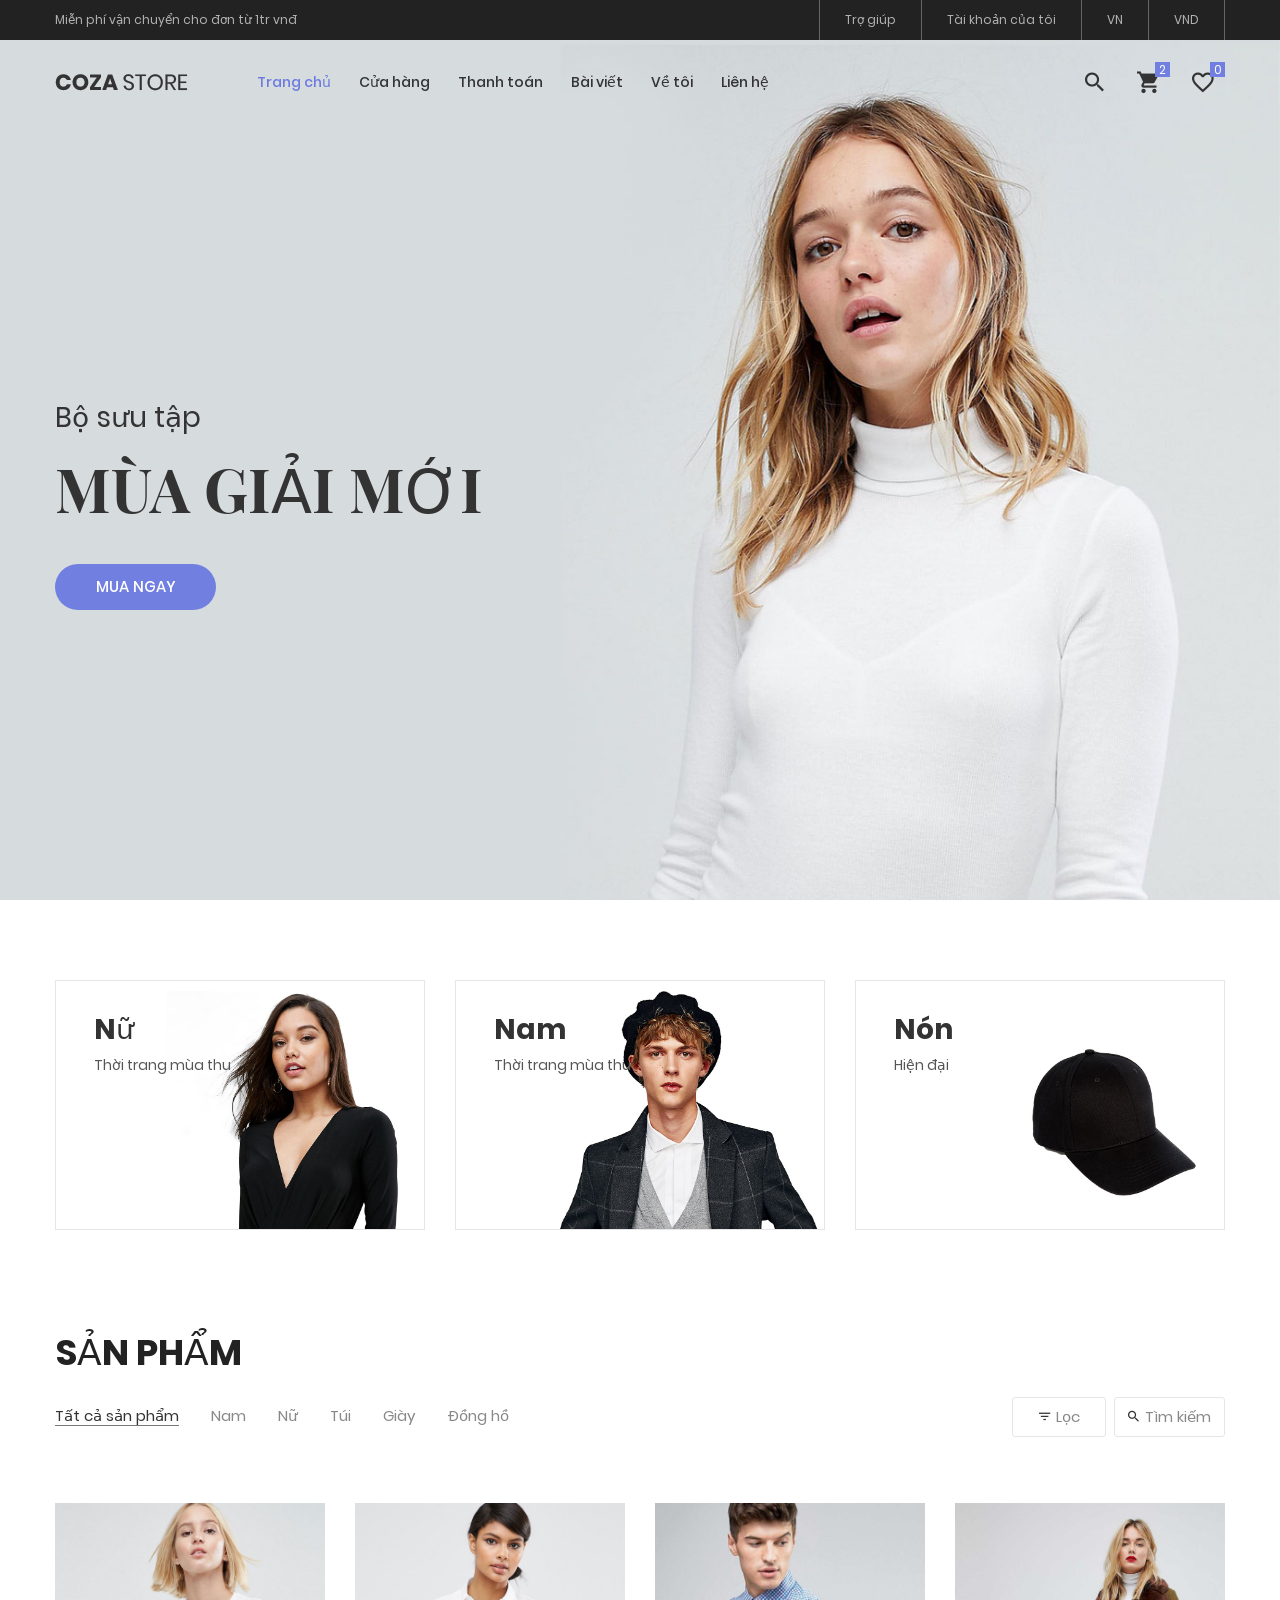
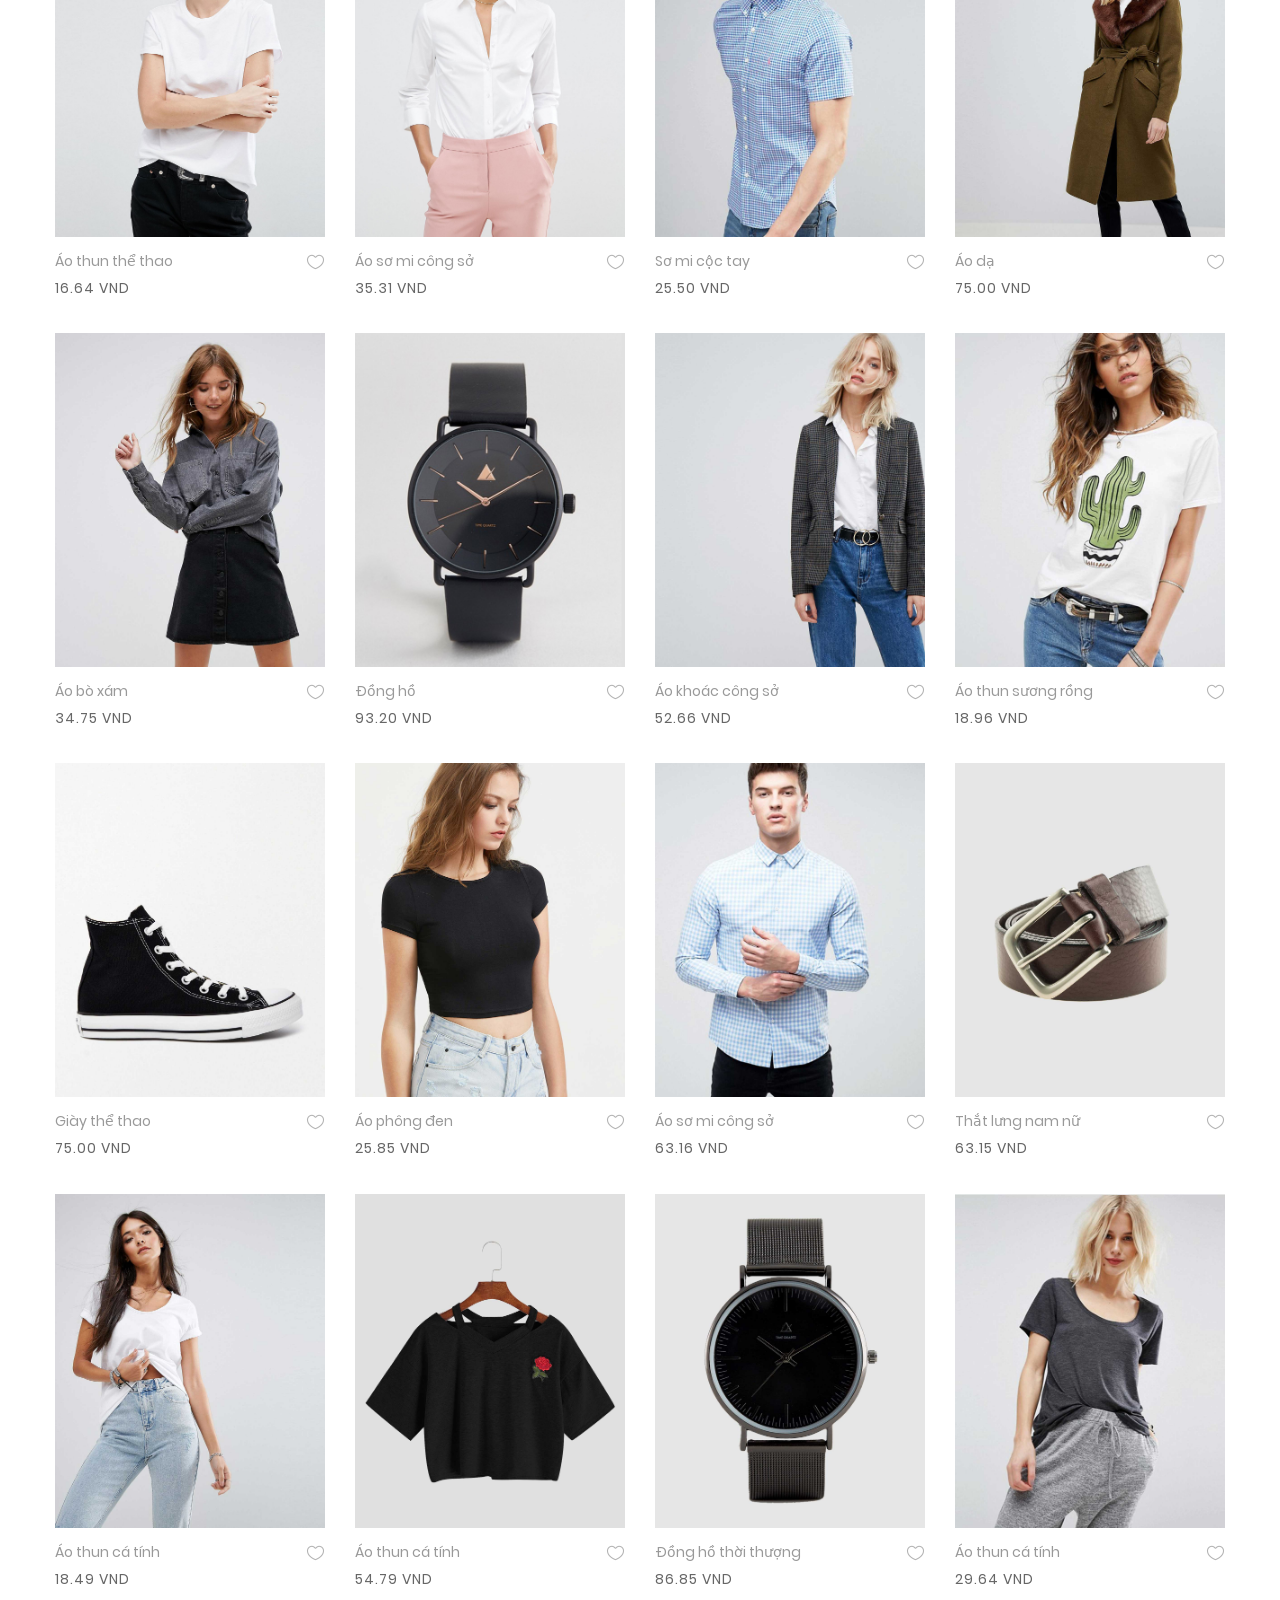
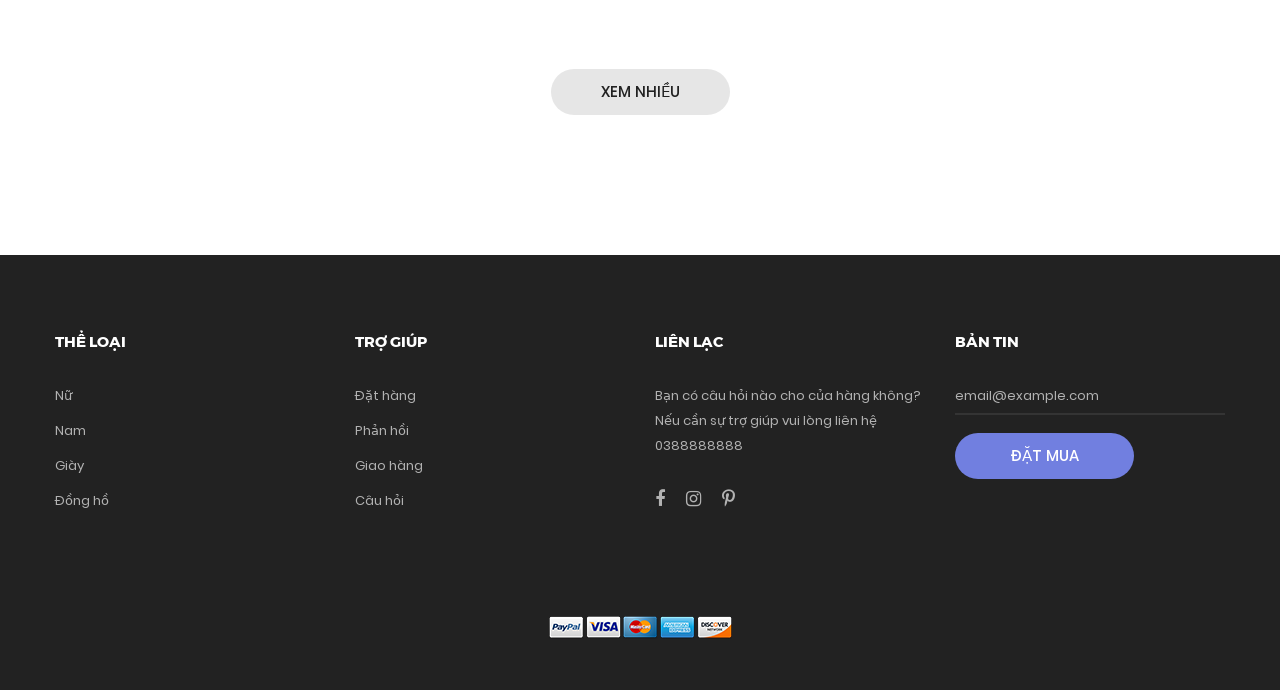
<file: index.html>
<!DOCTYPE html>
<html lang="en">
<head>
	<title>Home</title>
	<meta charset="UTF-8">
	<meta name="viewport" content="width=device-width, initial-scale=1">
<!--===============================================================================================-->	
	<link rel="icon" type="image/png" href="images/icons/favicon.png"/>
<!--===============================================================================================-->
	<link rel="stylesheet" type="text/css" href="vendor/bootstrap/css/bootstrap.min.css">
<!--===============================================================================================-->
	<link rel="stylesheet" type="text/css" href="fonts/font-awesome-4.7.0/css/font-awesome.min.css">
<!--===============================================================================================-->
	<link rel="stylesheet" type="text/css" href="fonts/iconic/css/material-design-iconic-font.min.css">
<!--===============================================================================================-->
	<link rel="stylesheet" type="text/css" href="fonts/linearicons-v1.0.0/icon-font.min.css">
<!--===============================================================================================-->
	<link rel="stylesheet" type="text/css" href="vendor/animate/animate.css">
<!--===============================================================================================-->	
	<link rel="stylesheet" type="text/css" href="vendor/css-hamburgers/hamburgers.min.css">
<!--===============================================================================================-->
	<link rel="stylesheet" type="text/css" href="vendor/animsition/css/animsition.min.css">
<!--===============================================================================================-->
	<link rel="stylesheet" type="text/css" href="vendor/select2/select2.min.css">
<!--===============================================================================================-->	
	<link rel="stylesheet" type="text/css" href="vendor/daterangepicker/daterangepicker.css">
<!--===============================================================================================-->
	<link rel="stylesheet" type="text/css" href="vendor/slick/slick.css">
<!--===============================================================================================-->
	<link rel="stylesheet" type="text/css" href="vendor/MagnificPopup/magnific-popup.css">
<!--===============================================================================================-->
	<link rel="stylesheet" type="text/css" href="vendor/perfect-scrollbar/perfect-scrollbar.css">
<!--===============================================================================================-->
	<link rel="stylesheet" type="text/css" href="css/util.css">
	<link rel="stylesheet" type="text/css" href="css/main.css">
<!--===============================================================================================-->
</head>
<body class="animsition">
	
	<!-- Header -->
	<header>
		<!-- Header desktop -->
		<div class="container-menu-desktop">
			<!-- Topbar -->
			<div class="top-bar">
				<div class="content-topbar flex-sb-m h-full container">
					<div class="left-top-bar">
						Miễn phí vận chuyển cho đơn từ 1tr vnđ
					</div>

					<div class="right-top-bar flex-w h-full">
						<a href="#" class="flex-c-m trans-04 p-lr-25">
							Trợ giúp
						</a>

						<a href="#" class="flex-c-m trans-04 p-lr-25">
							Tài khoản của tôi
						</a>

						<a href="#" class="flex-c-m trans-04 p-lr-25">
							VN
						</a>

						<a href="#" class="flex-c-m trans-04 p-lr-25">
							VND
						</a>
					</div>
				</div>
			</div>

			<div class="wrap-menu-desktop">
				<nav class="limiter-menu-desktop container">
					
					<!-- Logo desktop -->		
					<a href="#" class="logo">
						<img src="images/icons/logo-01.png" alt="IMG-LOGO">
					</a>

					<!-- Menu desktop -->
					<div class="menu-desktop">
						<ul class="main-menu">
							<li class="active-menu">
								<a href="index.html">Trang chủ</a>
								<ul class="sub-menu">
									<li><a href="index.html">Trang chủ 1</a></li>
									<li><a href="home-02.html">Trang chủ 2</a></li>
									<li><a href="home-03.html">Trang chủ 3</a></li>
								</ul>
							</li>

							<li>
								<a href="product.html">Cửa hàng</a>
							</li>

							<li class="label1" >
								<a href="shoping-cart.html">Thanh toán</a>
							</li>

							<li>
								<a href="blog.html">Bài viết</a>
							</li>

							<li>
								<a href="about.html">Về tôi</a>
							</li>

							<li>
								<a href="contact.html">Liên hệ</a>
							</li>
						</ul>
					</div>	

					<!-- Icon header -->
					<div class="wrap-icon-header flex-w flex-r-m">
						<div class="icon-header-item cl2 hov-cl1 trans-04 p-l-22 p-r-11 js-show-modal-search">
							<i class="zmdi zmdi-search"></i>
						</div>

						<div class="icon-header-item cl2 hov-cl1 trans-04 p-l-22 p-r-11 icon-header-noti js-show-cart" data-notify="2">
							<i class="zmdi zmdi-shopping-cart"></i>
						</div>

						<a href="#" class="dis-block icon-header-item cl2 hov-cl1 trans-04 p-l-22 p-r-11 icon-header-noti" data-notify="0">
							<i class="zmdi zmdi-favorite-outline"></i>
						</a>
					</div>
				</nav>
			</div>	
		</div>

		<!-- Header Mobile -->
		<div class="wrap-header-mobile">
			<!-- Logo moblie -->		
			<div class="logo-mobile">
				<a href="index.html"><img src="images/icons/logo-01.png" alt="IMG-LOGO"></a>
			</div>

			<!-- Icon header -->
			<div class="wrap-icon-header flex-w flex-r-m m-r-15">
				<div class="icon-header-item cl2 hov-cl1 trans-04 p-r-11 js-show-modal-search">
					<i class="zmdi zmdi-search"></i>
				</div>

				<div class="icon-header-item cl2 hov-cl1 trans-04 p-r-11 p-l-10 icon-header-noti js-show-cart" data-notify="2">
					<i class="zmdi zmdi-shopping-cart"></i>
				</div>

				<a href="#" class="dis-block icon-header-item cl2 hov-cl1 trans-04 p-r-11 p-l-10 icon-header-noti" data-notify="0">
					<i class="zmdi zmdi-favorite-outline"></i>
				</a>
			</div>

			<!-- Button show menu -->
			<div class="btn-show-menu-mobile hamburger hamburger--squeeze">
				<span class="hamburger-box">
					<span class="hamburger-inner"></span>
				</span>
			</div>
		</div>


		<!-- Menu Mobile -->
		<div class="menu-mobile">
			<ul class="topbar-mobile">
				<li>
					<div class="left-top-bar">
						Miễn phí vận chuyển cho đơn từ 1tr vnđ
					</div>
				</li>

				<li>
					<div class="right-top-bar flex-w h-full">
						<a href="#" class="flex-c-m p-lr-10 trans-04">
							Trợ giúp
						</a>

						<a href="#" class="flex-c-m p-lr-10 trans-04">
							Tài khoản của tôi
						</a>

						<a href="#" class="flex-c-m p-lr-10 trans-04">
							VN
						</a>

						<a href="#" class="flex-c-m p-lr-10 trans-04">
							VND
						</a>
					</div>
				</li>
			</ul>

			<ul class="main-menu-m">
				<li>
					<a href="index.html">Trang chủ</a>
					<ul class="sub-menu-m">
						<li><a href="index.html">Trang chủ 1</a></li>
						<li><a href="home-02.html">Trang chủ 2</a></li>
						<li><a href="home-03.html">Trang chủ 3</a></li>
					</ul>
					<span class="arrow-main-menu-m">
						<i class="fa fa-angle-right" aria-hidden="true"></i>
					</span>
				</li>

				<li>
					<a href="product.html">Của hàng</a>
				</li>

				<li>
					<a href="shoping-cart.html" class="label1 rs1" data-label1="hot">Thanh toán</a>
				</li>

				<li>
					<a href="blog.html">Bài viết</a>
				</li>

				<li>
					<a href="about.html">Về chúng tôi</a>
				</li>

				<li>
					<a href="contact.html">Liên hệ</a>
				</li>
			</ul>
		</div>

		<!-- Modal Search -->
		<div class="modal-search-header flex-c-m trans-04 js-hide-modal-search">
			<div class="container-search-header">
				<button class="flex-c-m btn-hide-modal-search trans-04 js-hide-modal-search">
					<img src="images/icons/icon-close2.png" alt="CLOSE">
				</button>

				<form class="wrap-search-header flex-w p-l-15">
					<button class="flex-c-m trans-04">
						<i class="zmdi zmdi-search"></i>
					</button>
					<input class="plh3" type="text" name="search" placeholder="Tìm kiếm...">
				</form>
			</div>
		</div>
	</header>

	<!-- Cart -->
	<div class="wrap-header-cart js-panel-cart">
		<div class="s-full js-hide-cart"></div>

		<div class="header-cart flex-col-l p-l-65 p-r-25">
			<div class="header-cart-title flex-w flex-sb-m p-b-8">
				<span class="mtext-103 cl2">
					Your Cart
				</span>

				<div class="fs-35 lh-10 cl2 p-lr-5 pointer hov-cl1 trans-04 js-hide-cart">
					<i class="zmdi zmdi-close"></i>
				</div>
			</div>
			
			<div class="header-cart-content flex-w js-pscroll">
				<ul class="header-cart-wrapitem w-full">
					<li class="header-cart-item flex-w flex-t m-b-12">
						<div class="header-cart-item-img">
							<img src="images/item-cart-01.jpg" alt="IMG">
						</div>

						<div class="header-cart-item-txt p-t-8">
							<a href="#" class="header-cart-item-name m-b-18 hov-cl1 trans-04">
								Áo thun trắng
							</a>

							<span class="header-cart-item-info">
								1 x 19.00 VND
							</span>
						</div>
					</li>

					<li class="header-cart-item flex-w flex-t m-b-12">
						<div class="header-cart-item-img">
							<img src="images/item-cart-02.jpg" alt="IMG">
						</div>

						<div class="header-cart-item-txt p-t-8">
							<a href="#" class="header-cart-item-name m-b-18 hov-cl1 trans-04">
								Giày Converse
							</a>

							<span class="header-cart-item-info">
								1 x 29.00 VND
							</span>
						</div>
					</li>

					<li class="header-cart-item flex-w flex-t m-b-12">
						<div class="header-cart-item-img">
							<img src="images/item-cart-03.jpg" alt="IMG">
						</div>

						<div class="header-cart-item-txt p-t-8">
							<a href="#" class="header-cart-item-name m-b-18 hov-cl1 trans-04">
								Đồng hồ
							</a>

							<span class="header-cart-item-info">
								1 x 39.00 VND
							</span>
						</div>
					</li>
				</ul>
				
				<div class="w-full">
					<div class="header-cart-total w-full p-tb-40">
						Tổng tiền: 77.00 VND
					</div>

					<div class="header-cart-buttons flex-w w-full">
						<a href="shoping-cart.html" class="flex-c-m stext-101 cl0 size-107 bg3 bor2 hov-btn3 p-lr-15 trans-04 m-r-8 m-b-10">
							Xem giỏ hàng
						</a>

						<a href="shoping-cart.html" class="flex-c-m stext-101 cl0 size-107 bg3 bor2 hov-btn3 p-lr-15 trans-04 m-b-10">
							Thanh toán
						</a>
					</div>
				</div>
			</div>
		</div>
	</div>

		

	<!-- Slider -->
	<section class="section-slide">
		<div class="wrap-slick1">
			<div class="slick1">
				<div class="item-slick1" style="background-image: url(images/slide-01.jpg);">
					<div class="container h-full">
						<div class="flex-col-l-m h-full p-t-100 p-b-30 respon5">
							<div class="layer-slick1 animated visible-false" data-appear="fadeInDown" data-delay="0">
								<span class="ltext-101 cl2 respon2">
									Bộ sưu tập
								</span>
							</div>
								
							<div class="layer-slick1 animated visible-false" data-appear="fadeInUp" data-delay="800">
								<h2 class="ltext-201 cl2 p-t-19 p-b-43 respon1">
									Mùa giải mới
								</h2>
							</div>
								
							<div class="layer-slick1 animated visible-false" data-appear="zoomIn" data-delay="1600">
								<a href="product.html" class="flex-c-m stext-101 cl0 size-101 bg1 bor1 hov-btn1 p-lr-15 trans-04">
									Mua ngay
								</a>
							</div>
						</div>
					</div>
				</div>

				<div class="item-slick1" style="background-image: url(images/slide-02.jpg);">
					<div class="container h-full">
						<div class="flex-col-l-m h-full p-t-100 p-b-30 respon5">
							<div class="layer-slick1 animated visible-false" data-appear="rollIn" data-delay="0">
								<span class="ltext-101 cl2 respon2">
									Bộ sưu tập nam
								</span>
							</div>
								
							<div class="layer-slick1 animated visible-false" data-appear="lightSpeedIn" data-delay="800">
								<h2 class="ltext-201 cl2 p-t-19 p-b-43 respon1">
									Thế giới thời trang
								</h2>
							</div>
								
							<div class="layer-slick1 animated visible-false" data-appear="slideInUp" data-delay="1600">
								<a href="product.html" class="flex-c-m stext-101 cl0 size-101 bg1 bor1 hov-btn1 p-lr-15 trans-04">
									Mua ngay
								</a>
							</div>
						</div>
					</div>
				</div>

				<div class="item-slick1" style="background-image: url(images/slide-03.jpg);">
					<div class="container h-full">
						<div class="flex-col-l-m h-full p-t-100 p-b-30 respon5">
							<div class="layer-slick1 animated visible-false" data-appear="rotateInDownLeft" data-delay="0">
								<span class="ltext-101 cl2 respon2">
									Bộ sưu tập
								</span>
							</div>
								
							<div class="layer-slick1 animated visible-false" data-appear="rotateInUpRight" data-delay="800">
								<h2 class="ltext-201 cl2 p-t-19 p-b-43 respon1">
									Thời trang thời thượng
								</h2>
							</div>
								
							<div class="layer-slick1 animated visible-false" data-appear="rotateIn" data-delay="1600">
								<a href="product.html" class="flex-c-m stext-101 cl0 size-101 bg1 bor1 hov-btn1 p-lr-15 trans-04">
									Mua ngay
								</a>
							</div>
						</div>
					</div>
				</div>
			</div>
		</div>
	</section>


	<!-- Banner -->
	<div class="sec-banner bg0 p-t-80 p-b-50">
		<div class="container">
			<div class="row">
				<div class="col-md-6 col-xl-4 p-b-30 m-lr-auto">
					<!-- Block1 -->
					<div class="block1 wrap-pic-w">
						<img src="images/banner-01.jpg" alt="IMG-BANNER">

						<a href="product.html" class="block1-txt ab-t-l s-full flex-col-l-sb p-lr-38 p-tb-34 trans-03 respon3">
							<div class="block1-txt-child1 flex-col-l">
								<span class="block1-name ltext-102 trans-04 p-b-8">
									Nữ
								</span>

								<span class="block1-info stext-102 trans-04">
									Thời trang mùa thu
								</span>
							</div>

							<div class="block1-txt-child2 p-b-4 trans-05">
								<div class="block1-link stext-101 cl0 trans-09">
									Mua ngay
								</div>
							</div>
						</a>
					</div>
				</div>

				<div class="col-md-6 col-xl-4 p-b-30 m-lr-auto">
					<!-- Block1 -->
					<div class="block1 wrap-pic-w">
						<img src="images/banner-02.jpg" alt="IMG-BANNER">

						<a href="product.html" class="block1-txt ab-t-l s-full flex-col-l-sb p-lr-38 p-tb-34 trans-03 respon3">
							<div class="block1-txt-child1 flex-col-l">
								<span class="block1-name ltext-102 trans-04 p-b-8">
									Nam
								</span>

								<span class="block1-info stext-102 trans-04">
									Thời trang mùa thu
								</span>
							</div>

							<div class="block1-txt-child2 p-b-4 trans-05">
								<div class="block1-link stext-101 cl0 trans-09">
									Mua ngay
								</div>
							</div>
						</a>
					</div>
				</div>

				<div class="col-md-6 col-xl-4 p-b-30 m-lr-auto">
					<!-- Block1 -->
					<div class="block1 wrap-pic-w">
						<img src="images/banner-03.jpg" alt="IMG-BANNER">

						<a href="product.html" class="block1-txt ab-t-l s-full flex-col-l-sb p-lr-38 p-tb-34 trans-03 respon3">
							<div class="block1-txt-child1 flex-col-l">
								<span class="block1-name ltext-102 trans-04 p-b-8">
									Nón
								</span>

								<span class="block1-info stext-102 trans-04">
									Hiện đại
								</span>
							</div>

							<div class="block1-txt-child2 p-b-4 trans-05">
								<div class="block1-link stext-101 cl0 trans-09">
									Mua ngay
								</div>
							</div>
						</a>
					</div>
				</div>
			</div>
		</div>
	</div>


	<!-- Product -->
	<section class="bg0 p-t-23 p-b-140">
		<div class="container">
			<div class="p-b-10">
				<h3 class="ltext-103 cl5">
					Sản phẩm
				</h3>
			</div>

			<div class="flex-w flex-sb-m p-b-52">
				<div class="flex-w flex-l-m filter-tope-group m-tb-10">
					<button class="stext-106 cl6 hov1 bor3 trans-04 m-r-32 m-tb-5 how-active1" data-filter="*">
						Tất cả sản phẩm
					</button>

					<button class="stext-106 cl6 hov1 bor3 trans-04 m-r-32 m-tb-5" data-filter=".women">
						Nam
					</button>

					<button class="stext-106 cl6 hov1 bor3 trans-04 m-r-32 m-tb-5" data-filter=".men">
						Nữ
					</button>

					<button class="stext-106 cl6 hov1 bor3 trans-04 m-r-32 m-tb-5" data-filter=".bag">
						Túi
					</button>

					<button class="stext-106 cl6 hov1 bor3 trans-04 m-r-32 m-tb-5" data-filter=".shoes">
						Giày
					</button>

					<button class="stext-106 cl6 hov1 bor3 trans-04 m-r-32 m-tb-5" data-filter=".watches">
						Đồng hồ
					</button>
				</div>

				<div class="flex-w flex-c-m m-tb-10">
					<div class="flex-c-m stext-106 cl6 size-104 bor4 pointer hov-btn3 trans-04 m-r-8 m-tb-4 js-show-filter">
						<i class="icon-filter cl2 m-r-6 fs-15 trans-04 zmdi zmdi-filter-list"></i>
						<i class="icon-close-filter cl2 m-r-6 fs-15 trans-04 zmdi zmdi-close dis-none"></i>
						 Lọc
					</div>

					<div class="flex-c-m stext-106 cl6 size-105 bor4 pointer hov-btn3 trans-04 m-tb-4 js-show-search">
						<i class="icon-search cl2 m-r-6 fs-15 trans-04 zmdi zmdi-search"></i>
						<i class="icon-close-search cl2 m-r-6 fs-15 trans-04 zmdi zmdi-close dis-none"></i>
						Tìm kiếm
					</div>
				</div>
				
				<!-- Search product -->
				<div class="dis-none panel-search w-full p-t-10 p-b-15">
					<div class="bor8 dis-flex p-l-15">
						<button class="size-113 flex-c-m fs-16 cl2 hov-cl1 trans-04">
							<i class="zmdi zmdi-search"></i>
						</button>

						<input class="mtext-107 cl2 size-114 plh2 p-r-15" type="text" name="search-product" placeholder="Search">
					</div>	
				</div>

				<!-- Filter -->
				<div class="dis-none panel-filter w-full p-t-10">
					<div class="wrap-filter flex-w bg6 w-full p-lr-40 p-t-27 p-lr-15-sm">
						<div class="filter-col1 p-r-15 p-b-27">
							<div class="mtext-102 cl2 p-b-15">
								Sắp xếp
							</div>

							<ul>
								<li class="p-b-6">
									<a href="#" class="filter-link stext-106 trans-04">
										Mặc định
									</a>
								</li>

								<li class="p-b-6">
									<a href="#" class="filter-link stext-106 trans-04">
										Phổ biến
									</a>
								</li>

								<li class="p-b-6">
									<a href="#" class="filter-link stext-106 trans-04">
										Đánh giá
									</a>
								</li>

								<li class="p-b-6">
									<a href="#" class="filter-link stext-106 trans-04 filter-link-active">
										Mới nhất
									</a>
								</li>

								<li class="p-b-6">
									<a href="#" class="filter-link stext-106 trans-04">
										Giá: Thấp đến Cao
									</a>
								</li>

								<li class="p-b-6">
									<a href="#" class="filter-link stext-106 trans-04">
										Giá: Cao đến Thấp
									</a>
								</li>
							</ul>
						</div>

						<div class="filter-col2 p-r-15 p-b-27">
							<div class="mtext-102 cl2 p-b-15">
								Giá
							</div>

							<ul>
								<li class="p-b-6">
									<a href="#" class="filter-link stext-106 trans-04 filter-link-active">
										Tất cả
									</a>
								</li>

								<li class="p-b-6">
									<a href="#" class="filter-link stext-106 trans-04">
										0.00 - 50.00 VND
									</a>
								</li>

								<li class="p-b-6">
									<a href="#" class="filter-link stext-106 trans-04">
										50.00 - 100.00 VND
									</a>
								</li>

								<li class="p-b-6">
									<a href="#" class="filter-link stext-106 trans-04">
										100.00 - 150.00 VND
									</a>
								</li>

								<li class="p-b-6">
									<a href="#" class="filter-link stext-106 trans-04">
										150.00 - 200.00 VND
									</a>
								</li>

								<li class="p-b-6">
									<a href="#" class="filter-link stext-106 trans-04">
										200.00 VND
									</a>
								</li>
							</ul>
						</div>

						<div class="filter-col3 p-r-15 p-b-27">
							<div class="mtext-102 cl2 p-b-15">
								Màu sắc
							</div>

							<ul>
								<li class="p-b-6">
									<span class="fs-15 lh-12 m-r-6" style="color: #222;">
										<i class="zmdi zmdi-circle"></i>
									</span>

									<a href="#" class="filter-link stext-106 trans-04">
										Đen
									</a>
								</li>

								<li class="p-b-6">
									<span class="fs-15 lh-12 m-r-6" style="color: #4272d7;">
										<i class="zmdi zmdi-circle"></i>
									</span>

									<a href="#" class="filter-link stext-106 trans-04 filter-link-active">
										Xanh
									</a>
								</li>

								<li class="p-b-6">
									<span class="fs-15 lh-12 m-r-6" style="color: #b3b3b3;">
										<i class="zmdi zmdi-circle"></i>
									</span>

									<a href="#" class="filter-link stext-106 trans-04">
										Xám
									</a>
								</li>

								<li class="p-b-6">
									<span class="fs-15 lh-12 m-r-6" style="color: #00ad5f;">
										<i class="zmdi zmdi-circle"></i>
									</span>

									<a href="#" class="filter-link stext-106 trans-04">
										Xanh lá
									</a>
								</li>

								<li class="p-b-6">
									<span class="fs-15 lh-12 m-r-6" style="color: #fa4251;">
										<i class="zmdi zmdi-circle"></i>
									</span>

									<a href="#" class="filter-link stext-106 trans-04">
										Đỏ
									</a>
								</li>

								<li class="p-b-6">
									<span class="fs-15 lh-12 m-r-6" style="color: #aaa;">
										<i class="zmdi zmdi-circle-o"></i>
									</span>

									<a href="#" class="filter-link stext-106 trans-04">
										Trắng
									</a>
								</li>
							</ul>
						</div>

						<div class="filter-col4 p-b-27">
							<div class="mtext-102 cl2 p-b-15">
								Nhãn hiệu
							</div>

							<div class="flex-w p-t-4 m-r--5">
								<a href="#" class="flex-c-m stext-107 cl6 size-301 bor7 p-lr-15 hov-tag1 trans-04 m-r-5 m-b-5">
									Adidas
								</a>

								<a href="#" class="flex-c-m stext-107 cl6 size-301 bor7 p-lr-15 hov-tag1 trans-04 m-r-5 m-b-5">
									Nike
								</a>

								<a href="#" class="flex-c-m stext-107 cl6 size-301 bor7 p-lr-15 hov-tag1 trans-04 m-r-5 m-b-5">
									Puma
								</a>

								<a href="#" class="flex-c-m stext-107 cl6 size-301 bor7 p-lr-15 hov-tag1 trans-04 m-r-5 m-b-5">
									Gucci
								</a>

								<a href="#" class="flex-c-m stext-107 cl6 size-301 bor7 p-lr-15 hov-tag1 trans-04 m-r-5 m-b-5">
									LV
								</a>
							</div>
						</div>
					</div>
				</div>
			</div>

			<div class="row isotope-grid">
				<div class="col-sm-6 col-md-4 col-lg-3 p-b-35 isotope-item women">
					<!-- Block2 -->
					<div class="block2">
						<div class="block2-pic hov-img0">
							<img src="images/product-01.jpg" alt="IMG-PRODUCT">

							<a href="#" class="block2-btn flex-c-m stext-103 cl2 size-102 bg0 bor2 hov-btn1 p-lr-15 trans-04 js-show-modal1">
								Xem
							</a>
						</div>

						<div class="block2-txt flex-w flex-t p-t-14">
							<div class="block2-txt-child1 flex-col-l ">
								<a href="product-detail.html" class="stext-104 cl4 hov-cl1 trans-04 js-name-b2 p-b-6">
									Áo thun thể thao
								</a>

								<span class="stext-105 cl3">
									16.64 VND
								</span>
							</div>

							<div class="block2-txt-child2 flex-r p-t-3">
								<a href="#" class="btn-addwish-b2 dis-block pos-relative js-addwish-b2">
									<img class="icon-heart1 dis-block trans-04" src="images/icons/icon-heart-01.png" alt="ICON">
									<img class="icon-heart2 dis-block trans-04 ab-t-l" src="images/icons/icon-heart-02.png" alt="ICON">
								</a>
							</div>
						</div>
					</div>
				</div>

				<div class="col-sm-6 col-md-4 col-lg-3 p-b-35 isotope-item women">
					<!-- Block2 -->
					<div class="block2">
						<div class="block2-pic hov-img0">
							<img src="images/product-02.jpg" alt="IMG-PRODUCT">

							<a href="#" class="block2-btn flex-c-m stext-103 cl2 size-102 bg0 bor2 hov-btn1 p-lr-15 trans-04 js-show-modal1">
								Xem
							</a>
						</div>

						<div class="block2-txt flex-w flex-t p-t-14">
							<div class="block2-txt-child1 flex-col-l ">
								<a href="product-detail.html" class="stext-104 cl4 hov-cl1 trans-04 js-name-b2 p-b-6">
									Áo sơ mi công sở
								</a>

								<span class="stext-105 cl3">
									35.31 VND
								</span>
							</div>

							<div class="block2-txt-child2 flex-r p-t-3">
								<a href="#" class="btn-addwish-b2 dis-block pos-relative js-addwish-b2">
									<img class="icon-heart1 dis-block trans-04" src="images/icons/icon-heart-01.png" alt="ICON">
									<img class="icon-heart2 dis-block trans-04 ab-t-l" src="images/icons/icon-heart-02.png" alt="ICON">
								</a>
							</div>
						</div>
					</div>
				</div>

				<div class="col-sm-6 col-md-4 col-lg-3 p-b-35 isotope-item men">
					<!-- Block2 -->
					<div class="block2">
						<div class="block2-pic hov-img0">
							<img src="images/product-03.jpg" alt="IMG-PRODUCT">

							<a href="#" class="block2-btn flex-c-m stext-103 cl2 size-102 bg0 bor2 hov-btn1 p-lr-15 trans-04 js-show-modal1">
								Xem
							</a>
						</div>

						<div class="block2-txt flex-w flex-t p-t-14">
							<div class="block2-txt-child1 flex-col-l ">
								<a href="product-detail.html" class="stext-104 cl4 hov-cl1 trans-04 js-name-b2 p-b-6">
									Sơ mi cộc tay
								</a>

								<span class="stext-105 cl3">
									25.50 VND
								</span>
							</div>

							<div class="block2-txt-child2 flex-r p-t-3">
								<a href="#" class="btn-addwish-b2 dis-block pos-relative js-addwish-b2">
									<img class="icon-heart1 dis-block trans-04" src="images/icons/icon-heart-01.png" alt="ICON">
									<img class="icon-heart2 dis-block trans-04 ab-t-l" src="images/icons/icon-heart-02.png" alt="ICON">
								</a>
							</div>
						</div>
					</div>
				</div>

				<div class="col-sm-6 col-md-4 col-lg-3 p-b-35 isotope-item women">
					<!-- Block2 -->
					<div class="block2">
						<div class="block2-pic hov-img0">
							<img src="images/product-04.jpg" alt="IMG-PRODUCT">

							<a href="#" class="block2-btn flex-c-m stext-103 cl2 size-102 bg0 bor2 hov-btn1 p-lr-15 trans-04 js-show-modal1">
								Xem
							</a>
						</div>

						<div class="block2-txt flex-w flex-t p-t-14">
							<div class="block2-txt-child1 flex-col-l ">
								<a href="product-detail.html" class="stext-104 cl4 hov-cl1 trans-04 js-name-b2 p-b-6">
									Áo dạ
								</a>

								<span class="stext-105 cl3">
									75.00 VND
								</span>
							</div>

							<div class="block2-txt-child2 flex-r p-t-3">
								<a href="#" class="btn-addwish-b2 dis-block pos-relative js-addwish-b2">
									<img class="icon-heart1 dis-block trans-04" src="images/icons/icon-heart-01.png" alt="ICON">
									<img class="icon-heart2 dis-block trans-04 ab-t-l" src="images/icons/icon-heart-02.png" alt="ICON">
								</a>
							</div>
						</div>
					</div>
				</div>

				<div class="col-sm-6 col-md-4 col-lg-3 p-b-35 isotope-item women">
					<!-- Block2 -->
					<div class="block2">
						<div class="block2-pic hov-img0">
							<img src="images/product-05.jpg" alt="IMG-PRODUCT">

							<a href="#" class="block2-btn flex-c-m stext-103 cl2 size-102 bg0 bor2 hov-btn1 p-lr-15 trans-04 js-show-modal1">
								Xem
							</a>
						</div>

						<div class="block2-txt flex-w flex-t p-t-14">
							<div class="block2-txt-child1 flex-col-l ">
								<a href="product-detail.html" class="stext-104 cl4 hov-cl1 trans-04 js-name-b2 p-b-6">
									Áo bò xám
								</a>

								<span class="stext-105 cl3">
									34.75 VND
								</span>
							</div>

							<div class="block2-txt-child2 flex-r p-t-3">
								<a href="#" class="btn-addwish-b2 dis-block pos-relative js-addwish-b2">
									<img class="icon-heart1 dis-block trans-04" src="images/icons/icon-heart-01.png" alt="ICON">
									<img class="icon-heart2 dis-block trans-04 ab-t-l" src="images/icons/icon-heart-02.png" alt="ICON">
								</a>
							</div>
						</div>
					</div>
				</div>

				<div class="col-sm-6 col-md-4 col-lg-3 p-b-35 isotope-item watches">
					<!-- Block2 -->
					<div class="block2">
						<div class="block2-pic hov-img0">
							<img src="images/product-06.jpg" alt="IMG-PRODUCT">

							<a href="#" class="block2-btn flex-c-m stext-103 cl2 size-102 bg0 bor2 hov-btn1 p-lr-15 trans-04 js-show-modal1">
								Xem
							</a>
						</div>

						<div class="block2-txt flex-w flex-t p-t-14">
							<div class="block2-txt-child1 flex-col-l ">
								<a href="product-detail.html" class="stext-104 cl4 hov-cl1 trans-04 js-name-b2 p-b-6">
									Đồng hồ 
								</a>

								<span class="stext-105 cl3">
									93.20 VND
								</span>
							</div>

							<div class="block2-txt-child2 flex-r p-t-3">
								<a href="#" class="btn-addwish-b2 dis-block pos-relative js-addwish-b2">
									<img class="icon-heart1 dis-block trans-04" src="images/icons/icon-heart-01.png" alt="ICON">
									<img class="icon-heart2 dis-block trans-04 ab-t-l" src="images/icons/icon-heart-02.png" alt="ICON">
								</a>
							</div>
						</div>
					</div>
				</div>

				<div class="col-sm-6 col-md-4 col-lg-3 p-b-35 isotope-item women">
					<!-- Block2 -->
					<div class="block2">
						<div class="block2-pic hov-img0">
							<img src="images/product-07.jpg" alt="IMG-PRODUCT">

							<a href="#" class="block2-btn flex-c-m stext-103 cl2 size-102 bg0 bor2 hov-btn1 p-lr-15 trans-04 js-show-modal1">
								Xem
							</a>
						</div>

						<div class="block2-txt flex-w flex-t p-t-14">
							<div class="block2-txt-child1 flex-col-l ">
								<a href="product-detail.html" class="stext-104 cl4 hov-cl1 trans-04 js-name-b2 p-b-6">
									Áo khoác công sở
								</a>

								<span class="stext-105 cl3">
									52.66 VND
								</span>
							</div>

							<div class="block2-txt-child2 flex-r p-t-3">
								<a href="#" class="btn-addwish-b2 dis-block pos-relative js-addwish-b2">
									<img class="icon-heart1 dis-block trans-04" src="images/icons/icon-heart-01.png" alt="ICON">
									<img class="icon-heart2 dis-block trans-04 ab-t-l" src="images/icons/icon-heart-02.png" alt="ICON">
								</a>
							</div>
						</div>
					</div>
				</div>

				<div class="col-sm-6 col-md-4 col-lg-3 p-b-35 isotope-item women">
					<!-- Block2 -->
					<div class="block2">
						<div class="block2-pic hov-img0">
							<img src="images/product-08.jpg" alt="IMG-PRODUCT">

							<a href="#" class="block2-btn flex-c-m stext-103 cl2 size-102 bg0 bor2 hov-btn1 p-lr-15 trans-04 js-show-modal1">
								Xem
							</a>
						</div>

						<div class="block2-txt flex-w flex-t p-t-14">
							<div class="block2-txt-child1 flex-col-l ">
								<a href="product-detail.html" class="stext-104 cl4 hov-cl1 trans-04 js-name-b2 p-b-6">
								Áo thun sương rồng
								</a>

								<span class="stext-105 cl3">
									18.96 VND
								</span>
							</div>

							<div class="block2-txt-child2 flex-r p-t-3">
								<a href="#" class="btn-addwish-b2 dis-block pos-relative js-addwish-b2">
									<img class="icon-heart1 dis-block trans-04" src="images/icons/icon-heart-01.png" alt="ICON">
									<img class="icon-heart2 dis-block trans-04 ab-t-l" src="images/icons/icon-heart-02.png" alt="ICON">
								</a>
							</div>
						</div>
					</div>
				</div>

				<div class="col-sm-6 col-md-4 col-lg-3 p-b-35 isotope-item shoes">
					<!-- Block2 -->
					<div class="block2">
						<div class="block2-pic hov-img0">
							<img src="images/product-09.jpg" alt="IMG-PRODUCT">

							<a href="#" class="block2-btn flex-c-m stext-103 cl2 size-102 bg0 bor2 hov-btn1 p-lr-15 trans-04 js-show-modal1">
								Xem
							</a>
						</div>

						<div class="block2-txt flex-w flex-t p-t-14">
							<div class="block2-txt-child1 flex-col-l ">
								<a href="product-detail.html" class="stext-104 cl4 hov-cl1 trans-04 js-name-b2 p-b-6">
									Giày thể thao
								</a>

								<span class="stext-105 cl3">
									75.00 VND
								</span>
							</div>

							<div class="block2-txt-child2 flex-r p-t-3">
								<a href="#" class="btn-addwish-b2 dis-block pos-relative js-addwish-b2">
									<img class="icon-heart1 dis-block trans-04" src="images/icons/icon-heart-01.png" alt="ICON">
									<img class="icon-heart2 dis-block trans-04 ab-t-l" src="images/icons/icon-heart-02.png" alt="ICON">
								</a>
							</div>
						</div>
					</div>
				</div>

				<div class="col-sm-6 col-md-4 col-lg-3 p-b-35 isotope-item women">
					<!-- Block2 -->
					<div class="block2">
						<div class="block2-pic hov-img0">
							<img src="images/product-10.jpg" alt="IMG-PRODUCT">

							<a href="#" class="block2-btn flex-c-m stext-103 cl2 size-102 bg0 bor2 hov-btn1 p-lr-15 trans-04 js-show-modal1">
								Xem
							</a>
						</div>

						<div class="block2-txt flex-w flex-t p-t-14">
							<div class="block2-txt-child1 flex-col-l ">
								<a href="product-detail.html" class="stext-104 cl4 hov-cl1 trans-04 js-name-b2 p-b-6">
									Áo phông đen
								</a>

								<span class="stext-105 cl3">
									25.85 VND
								</span>
							</div>

							<div class="block2-txt-child2 flex-r p-t-3">
								<a href="#" class="btn-addwish-b2 dis-block pos-relative js-addwish-b2">
									<img class="icon-heart1 dis-block trans-04" src="images/icons/icon-heart-01.png" alt="ICON">
									<img class="icon-heart2 dis-block trans-04 ab-t-l" src="images/icons/icon-heart-02.png" alt="ICON">
								</a>
							</div>
						</div>
					</div>
				</div>

				<div class="col-sm-6 col-md-4 col-lg-3 p-b-35 isotope-item men">
					<!-- Block2 -->
					<div class="block2">
						<div class="block2-pic hov-img0">
							<img src="images/product-11.jpg" alt="IMG-PRODUCT">

							<a href="#" class="block2-btn flex-c-m stext-103 cl2 size-102 bg0 bor2 hov-btn1 p-lr-15 trans-04 js-show-modal1">
								Xem
							</a>
						</div>

						<div class="block2-txt flex-w flex-t p-t-14">
							<div class="block2-txt-child1 flex-col-l ">
								<a href="product-detail.html" class="stext-104 cl4 hov-cl1 trans-04 js-name-b2 p-b-6">
									Áo sơ mi công sở 
								</a>

								<span class="stext-105 cl3">
									63.16 VND
								</span>
							</div>

							<div class="block2-txt-child2 flex-r p-t-3">
								<a href="#" class="btn-addwish-b2 dis-block pos-relative js-addwish-b2">
									<img class="icon-heart1 dis-block trans-04" src="images/icons/icon-heart-01.png" alt="ICON">
									<img class="icon-heart2 dis-block trans-04 ab-t-l" src="images/icons/icon-heart-02.png" alt="ICON">
								</a>
							</div>
						</div>
					</div>
				</div>

				<div class="col-sm-6 col-md-4 col-lg-3 p-b-35 isotope-item men">
					<!-- Block2 -->
					<div class="block2">
						<div class="block2-pic hov-img0">
							<img src="images/product-12.jpg" alt="IMG-PRODUCT">

							<a href="#" class="block2-btn flex-c-m stext-103 cl2 size-102 bg0 bor2 hov-btn1 p-lr-15 trans-04 js-show-modal1">
								Xem
							</a>
						</div>

						<div class="block2-txt flex-w flex-t p-t-14">
							<div class="block2-txt-child1 flex-col-l ">
								<a href="product-detail.html" class="stext-104 cl4 hov-cl1 trans-04 js-name-b2 p-b-6">
									Thắt lưng nam nữ
								</a>

								<span class="stext-105 cl3">
									63.15 VND
								</span>
							</div>

							<div class="block2-txt-child2 flex-r p-t-3">
								<a href="#" class="btn-addwish-b2 dis-block pos-relative js-addwish-b2">
									<img class="icon-heart1 dis-block trans-04" src="images/icons/icon-heart-01.png" alt="ICON">
									<img class="icon-heart2 dis-block trans-04 ab-t-l" src="images/icons/icon-heart-02.png" alt="ICON">
								</a>
							</div>
						</div>
					</div>
				</div>

				<div class="col-sm-6 col-md-4 col-lg-3 p-b-35 isotope-item women">
					<!-- Block2 -->
					<div class="block2">
						<div class="block2-pic hov-img0">
							<img src="images/product-13.jpg" alt="IMG-PRODUCT">

							<a href="#" class="block2-btn flex-c-m stext-103 cl2 size-102 bg0 bor2 hov-btn1 p-lr-15 trans-04 js-show-modal1">
								Xem
							</a>
						</div>

						<div class="block2-txt flex-w flex-t p-t-14">
							<div class="block2-txt-child1 flex-col-l ">
								<a href="product-detail.html" class="stext-104 cl4 hov-cl1 trans-04 js-name-b2 p-b-6">
									Áo thun cá tính
								</a>

								<span class="stext-105 cl3">
									18.49 VND
								</span>
							</div>

							<div class="block2-txt-child2 flex-r p-t-3">
								<a href="#" class="btn-addwish-b2 dis-block pos-relative js-addwish-b2">
									<img class="icon-heart1 dis-block trans-04" src="images/icons/icon-heart-01.png" alt="ICON">
									<img class="icon-heart2 dis-block trans-04 ab-t-l" src="images/icons/icon-heart-02.png" alt="ICON">
								</a>
							</div>
						</div>
					</div>
				</div>

				<div class="col-sm-6 col-md-4 col-lg-3 p-b-35 isotope-item women">
					<!-- Block2 -->
					<div class="block2">
						<div class="block2-pic hov-img0">
							<img src="images/product-14.jpg" alt="IMG-PRODUCT">

							<a href="#" class="block2-btn flex-c-m stext-103 cl2 size-102 bg0 bor2 hov-btn1 p-lr-15 trans-04 js-show-modal1">
								Xem
							</a>
						</div>

						<div class="block2-txt flex-w flex-t p-t-14">
							<div class="block2-txt-child1 flex-col-l ">
								<a href="product-detail.html" class="stext-104 cl4 hov-cl1 trans-04 js-name-b2 p-b-6">
									Áo thun cá tính
								</a>

								<span class="stext-105 cl3">
									54.79 VND
								</span>
							</div>

							<div class="block2-txt-child2 flex-r p-t-3">
								<a href="#" class="btn-addwish-b2 dis-block pos-relative js-addwish-b2">
									<img class="icon-heart1 dis-block trans-04" src="images/icons/icon-heart-01.png" alt="ICON">
									<img class="icon-heart2 dis-block trans-04 ab-t-l" src="images/icons/icon-heart-02.png" alt="ICON">
								</a>
							</div>
						</div>
					</div>
				</div>

				<div class="col-sm-6 col-md-4 col-lg-3 p-b-35 isotope-item watches">
					<!-- Block2 -->
					<div class="block2">
						<div class="block2-pic hov-img0">
							<img src="images/product-15.jpg" alt="IMG-PRODUCT">

							<a href="#" class="block2-btn flex-c-m stext-103 cl2 size-102 bg0 bor2 hov-btn1 p-lr-15 trans-04 js-show-modal1">
								Xem
							</a>
						</div>

						<div class="block2-txt flex-w flex-t p-t-14">
							<div class="block2-txt-child1 flex-col-l ">
								<a href="product-detail.html" class="stext-104 cl4 hov-cl1 trans-04 js-name-b2 p-b-6">
									Đồng hồ thời thượng
								</a>

								<span class="stext-105 cl3">
									86.85 VND
								</span>
							</div>

							<div class="block2-txt-child2 flex-r p-t-3">
								<a href="#" class="btn-addwish-b2 dis-block pos-relative js-addwish-b2">
									<img class="icon-heart1 dis-block trans-04" src="images/icons/icon-heart-01.png" alt="ICON">
									<img class="icon-heart2 dis-block trans-04 ab-t-l" src="images/icons/icon-heart-02.png" alt="ICON">
								</a>
							</div>
						</div>
					</div>
				</div>

				<div class="col-sm-6 col-md-4 col-lg-3 p-b-35 isotope-item women">
					<!-- Block2 -->
					<div class="block2">
						<div class="block2-pic hov-img0">
							<img src="images/product-16.jpg" alt="IMG-PRODUCT">

							<a href="#" class="block2-btn flex-c-m stext-103 cl2 size-102 bg0 bor2 hov-btn1 p-lr-15 trans-04 js-show-modal1">
								Xem
							</a>
						</div>

						<div class="block2-txt flex-w flex-t p-t-14">
							<div class="block2-txt-child1 flex-col-l ">
								<a href="product-detail.html" class="stext-104 cl4 hov-cl1 trans-04 js-name-b2 p-b-6">
									Áo thun cá tính
								</a>

								<span class="stext-105 cl3">
									29.64 VND
								</span>
							</div>

							<div class="block2-txt-child2 flex-r p-t-3">
								<a href="#" class="btn-addwish-b2 dis-block pos-relative js-addwish-b2">
									<img class="icon-heart1 dis-block trans-04" src="images/icons/icon-heart-01.png" alt="ICON">
									<img class="icon-heart2 dis-block trans-04 ab-t-l" src="images/icons/icon-heart-02.png" alt="ICON">
								</a>
							</div>
						</div>
					</div>
				</div>
			</div>

			<!-- Load more -->
			<div class="flex-c-m flex-w w-full p-t-45">
				<a href="#" class="flex-c-m stext-101 cl5 size-103 bg2 bor1 hov-btn1 p-lr-15 trans-04">
					Xem nhiều
				</a>
			</div>
		</div>
	</section>


	<!-- Footer -->
	<footer class="bg3 p-t-75 p-b-32">
		<div class="container">
			<div class="row">
				<div class="col-sm-6 col-lg-3 p-b-50">
					<h4 class="stext-301 cl0 p-b-30">
						Thể loại
					</h4>

					<ul>
						<li class="p-b-10">
							<a href="#" class="stext-107 cl7 hov-cl1 trans-04">
								Nữ
							</a>
						</li>

						<li class="p-b-10">
							<a href="#" class="stext-107 cl7 hov-cl1 trans-04">
								Nam
							</a>
						</li>

						<li class="p-b-10">
							<a href="#" class="stext-107 cl7 hov-cl1 trans-04">
								Giày
							</a>
						</li>

						<li class="p-b-10">
							<a href="#" class="stext-107 cl7 hov-cl1 trans-04">
								Đồng hồ
							</a>
						</li>
					</ul>
				</div>

				<div class="col-sm-6 col-lg-3 p-b-50">
					<h4 class="stext-301 cl0 p-b-30">
						Trợ giúp
					</h4>

					<ul>
						<li class="p-b-10">
							<a href="#" class="stext-107 cl7 hov-cl1 trans-04">
								Đặt hàng
							</a>
						</li>

						<li class="p-b-10">
							<a href="#" class="stext-107 cl7 hov-cl1 trans-04">
								Phản hồi 
							</a>
						</li>

						<li class="p-b-10">
							<a href="#" class="stext-107 cl7 hov-cl1 trans-04">
								Giao hàng
							</a>
						</li>

						<li class="p-b-10">
							<a href="#" class="stext-107 cl7 hov-cl1 trans-04">
								Câu hỏi
							</a>
						</li>
					</ul>
				</div>

				<div class="col-sm-6 col-lg-3 p-b-50">
					<h4 class="stext-301 cl0 p-b-30">
						Liên lạc
					</h4>

					<p class="stext-107 cl7 size-201">
						Bạn có câu hỏi nào cho của hàng không? Nếu cần sự trợ giúp vui lòng liên hệ 0388888888
					</p>

					<div class="p-t-27">
						<a href="#" class="fs-18 cl7 hov-cl1 trans-04 m-r-16">
							<i class="fa fa-facebook"></i>
						</a>

						<a href="#" class="fs-18 cl7 hov-cl1 trans-04 m-r-16">
							<i class="fa fa-instagram"></i>
						</a>

						<a href="#" class="fs-18 cl7 hov-cl1 trans-04 m-r-16">
							<i class="fa fa-pinterest-p"></i>
						</a>
					</div>
				</div>

				<div class="col-sm-6 col-lg-3 p-b-50">
					<h4 class="stext-301 cl0 p-b-30">
						Bản tin
					</h4>

					<form>
						<div class="wrap-input1 w-full p-b-4">
							<input class="input1 bg-none plh1 stext-107 cl7" type="text" name="email" placeholder="email@example.com">
							<div class="focus-input1 trans-04"></div>
						</div>

						<div class="p-t-18">
							<button class="flex-c-m stext-101 cl0 size-103 bg1 bor1 hov-btn2 p-lr-15 trans-04">
								Đặt mua
							</button>
						</div>
					</form>
				</div>
			</div>

			<div class="p-t-40">
				<div class="flex-c-m flex-w p-b-18">
					<a href="#" class="m-all-1">
						<img src="images/icons/icon-pay-01.png" alt="ICON-PAY">
					</a>

					<a href="#" class="m-all-1">
						<img src="images/icons/icon-pay-02.png" alt="ICON-PAY">
					</a>

					<a href="#" class="m-all-1">
						<img src="images/icons/icon-pay-03.png" alt="ICON-PAY">
					</a>

					<a href="#" class="m-all-1">
						<img src="images/icons/icon-pay-04.png" alt="ICON-PAY">
					</a>

					<a href="#" class="m-all-1">
						<img src="images/icons/icon-pay-05.png" alt="ICON-PAY">
					</a>
				</div>


			</div>
		</div>
	</footer>


	<!-- Back to top -->
	<div class="btn-back-to-top" id="myBtn">
		<span class="symbol-btn-back-to-top">
			<i class="zmdi zmdi-chevron-up"></i>
		</span>
	</div>

	<!-- Modal1 -->
	<div class="wrap-modal1 js-modal1 p-t-60 p-b-20">
		<div class="overlay-modal1 js-hide-modal1"></div>

		<div class="container">
			<div class="bg0 p-t-60 p-b-30 p-lr-15-lg how-pos3-parent">
				<button class="how-pos3 hov3 trans-04 js-hide-modal1">
					<img src="images/icons/icon-close.png" alt="CLOSE">
				</button>

				<div class="row">
					<div class="col-md-6 col-lg-7 p-b-30">
						<div class="p-l-25 p-r-30 p-lr-0-lg">
							<div class="wrap-slick3 flex-sb flex-w">
								<div class="wrap-slick3-dots"></div>
								<div class="wrap-slick3-arrows flex-sb-m flex-w"></div>

								<div class="slick3 gallery-lb">
									<div class="item-slick3" data-thumb="images/product-detail-01.jpg">
										<div class="wrap-pic-w pos-relative">
											<img src="images/product-detail-01.jpg" alt="IMG-PRODUCT">

											<a class="flex-c-m size-108 how-pos1 bor0 fs-16 cl10 bg0 hov-btn3 trans-04" href="images/product-detail-01.jpg">
												<i class="fa fa-expand"></i>
											</a>
										</div>
									</div>

									<div class="item-slick3" data-thumb="images/product-detail-02.jpg">
										<div class="wrap-pic-w pos-relative">
											<img src="images/product-detail-02.jpg" alt="IMG-PRODUCT">

											<a class="flex-c-m size-108 how-pos1 bor0 fs-16 cl10 bg0 hov-btn3 trans-04" href="images/product-detail-02.jpg">
												<i class="fa fa-expand"></i>
											</a>
										</div>
									</div>

									<div class="item-slick3" data-thumb="images/product-detail-03.jpg">
										<div class="wrap-pic-w pos-relative">
											<img src="images/product-detail-03.jpg" alt="IMG-PRODUCT">

											<a class="flex-c-m size-108 how-pos1 bor0 fs-16 cl10 bg0 hov-btn3 trans-04" href="images/product-detail-03.jpg">
												<i class="fa fa-expand"></i>
											</a>
										</div>
									</div>
								</div>
							</div>
						</div>
					</div>
					
					<div class="col-md-6 col-lg-5 p-b-30">
						<div class="p-r-50 p-t-5 p-lr-0-lg">
							<h4 class="mtext-105 cl2 js-name-detail p-b-14">
								Áo khoác bò hàn quốc
							</h4>

							<span class="mtext-106 cl2">
								58.79 VND
							</span>

							<p class="stext-102 cl3 p-t-23">
								Sản phẩm thời trang hiện đại trẻ trung nam tính hàn quốc
							</p>
							
							<!--  -->
							<div class="p-t-33">
								<div class="flex-w flex-r-m p-b-10">
									<div class="size-203 flex-c-m respon6">
										Size
									</div>

									<div class="size-204 respon6-next">
										<div class="rs1-select2 bor8 bg0">
											<select class="js-select2" name="time">
												<option>Chọn size</option>
												<option> S</option>
												<option> M</option>
												<option> L</option>
												<option> XL</option>
											</select>
											<div class="dropDownSelect2"></div>
										</div>
									</div>
								</div>

								<div class="flex-w flex-r-m p-b-10">
									<div class="size-203 flex-c-m respon6">
										Màu sắc
									</div>

									<div class="size-204 respon6-next">
										<div class="rs1-select2 bor8 bg0">
											<select class="js-select2" name="time">
												<option>Chọn màu</option>
												<option>Xanh</option>
												<option>Đỏ</option>
												<option>Trắng</option>
												<option>Xám</option>
											</select>
											<div class="dropDownSelect2"></div>
										</div>
									</div>
								</div>

								<div class="flex-w flex-r-m p-b-10">
									<div class="size-204 flex-w flex-m respon6-next">
										<div class="wrap-num-product flex-w m-r-20 m-tb-10">
											<div class="btn-num-product-down cl8 hov-btn3 trans-04 flex-c-m">
												<i class="fs-16 zmdi zmdi-minus"></i>
											</div>

											<input class="mtext-104 cl3 txt-center num-product" type="number" name="num-product" value="1">

											<div class="btn-num-product-up cl8 hov-btn3 trans-04 flex-c-m">
												<i class="fs-16 zmdi zmdi-plus"></i>
											</div>
										</div>

										<button class="flex-c-m stext-101 cl0 size-101 bg1 bor1 hov-btn1 p-lr-15 trans-04 js-addcart-detail">
											Thêm vào giỏ hàng
										</button>
									</div>
								</div>	
							</div>

							<!--  -->
							<div class="flex-w flex-m p-l-100 p-t-40 respon7">
								<div class="flex-m bor9 p-r-10 m-r-11">
									<a href="#" class="fs-14 cl3 hov-cl1 trans-04 lh-10 p-lr-5 p-tb-2 js-addwish-detail tooltip100" data-tooltip="Add to Wishlist">
										<i class="zmdi zmdi-favorite"></i>
									</a>
								</div>

								<a href="#" class="fs-14 cl3 hov-cl1 trans-04 lh-10 p-lr-5 p-tb-2 m-r-8 tooltip100" data-tooltip="Facebook">
									<i class="fa fa-facebook"></i>
								</a>

								<a href="#" class="fs-14 cl3 hov-cl1 trans-04 lh-10 p-lr-5 p-tb-2 m-r-8 tooltip100" data-tooltip="Twitter">
									<i class="fa fa-twitter"></i>
								</a>

								<a href="#" class="fs-14 cl3 hov-cl1 trans-04 lh-10 p-lr-5 p-tb-2 m-r-8 tooltip100" data-tooltip="Google Plus">
									<i class="fa fa-google-plus"></i>
								</a>
							</div>
						</div>
					</div>
				</div>
			</div>
		</div>
	</div>
<!--===============================================================================================-->	
<script src="vendor/jquery/jquery-3.2.1.min.js"></script>
<!--===============================================================================================-->
	<script src="vendor/animsition/js/animsition.min.js"></script>
<!--===============================================================================================-->
	<script src="vendor/bootstrap/js/popper.js"></script>
	<script src="vendor/bootstrap/js/bootstrap.min.js"></script>
<!--===============================================================================================-->
	<script src="vendor/select2/select2.min.js"></script>
	<script>
		$(".js-select2").each(function(){
			$(this).select2({
				minimumResultsForSearch: 20,
				dropdownParent: $(this).next('.dropDownSelect2')
			});
		})
	</script>
<!--===============================================================================================-->
	<script src="vendor/daterangepicker/moment.min.js"></script>
	<script src="vendor/daterangepicker/daterangepicker.js"></script>
<!--===============================================================================================-->
	<script src="vendor/slick/slick.min.js"></script>
	<script src="js/slick-custom.js"></script>
<!--===============================================================================================-->
	<script src="vendor/parallax100/parallax100.js"></script>
	<script>
        $('.parallax100').parallax100();
	</script>
<!--===============================================================================================-->
	<script src="vendor/MagnificPopup/jquery.magnific-popup.min.js"></script>
	<script>
		$('.gallery-lb').each(function() { // the containers for all your galleries
			$(this).magnificPopup({
		        delegate: 'a', // the selector for gallery item
		        type: 'image',
		        gallery: {
		        	enabled:true
		        },
		        mainClass: 'mfp-fade'
		    });
		});
	</script>
<!--===============================================================================================-->
	<script src="vendor/isotope/isotope.pkgd.min.js"></script>
<!--===============================================================================================-->
	<script src="vendor/sweetalert/sweetalert.min.js"></script>
	<script>
		$('.js-addwish-b2').on('click', function(e){
			e.preventDefault();
		});

		$('.js-addwish-b2').each(function(){
			var nameProduct = $(this).parent().parent().find('.js-name-b2').html();
			$(this).on('click', function(){
				swal(nameProduct, "is added to wishlist !", "success");

				$(this).addClass('js-addedwish-b2');
				$(this).off('click');
			});
		});

		$('.js-addwish-detail').each(function(){
			var nameProduct = $(this).parent().parent().parent().find('.js-name-detail').html();

			$(this).on('click', function(){
				swal(nameProduct, "is added to wishlist !", "success");

				$(this).addClass('js-addedwish-detail');
				$(this).off('click');
			});
		});

		/*---------------------------------------------*/

		$('.js-addcart-detail').each(function(){
			var nameProduct = $(this).parent().parent().parent().parent().find('.js-name-detail').html();
			$(this).on('click', function(){
				swal(nameProduct, "is added to cart !", "success");
			});
		});
	</script>
<!--===============================================================================================-->
	<script src="vendor/perfect-scrollbar/perfect-scrollbar.min.js"></script>
	<script>
		$('.js-pscroll').each(function(){
			$(this).css('position','relative');
			$(this).css('overflow','hidden');
			var ps = new PerfectScrollbar(this, {
				wheelSpeed: 1,
				scrollingThreshold: 1000,
				wheelPropagation: false,
			});

			$(window).on('resize', function(){
				ps.update();
			})
		});
	</script>
<!--===============================================================================================-->
	<script src="js/main.js"></script>

</body>
</html>
</file>
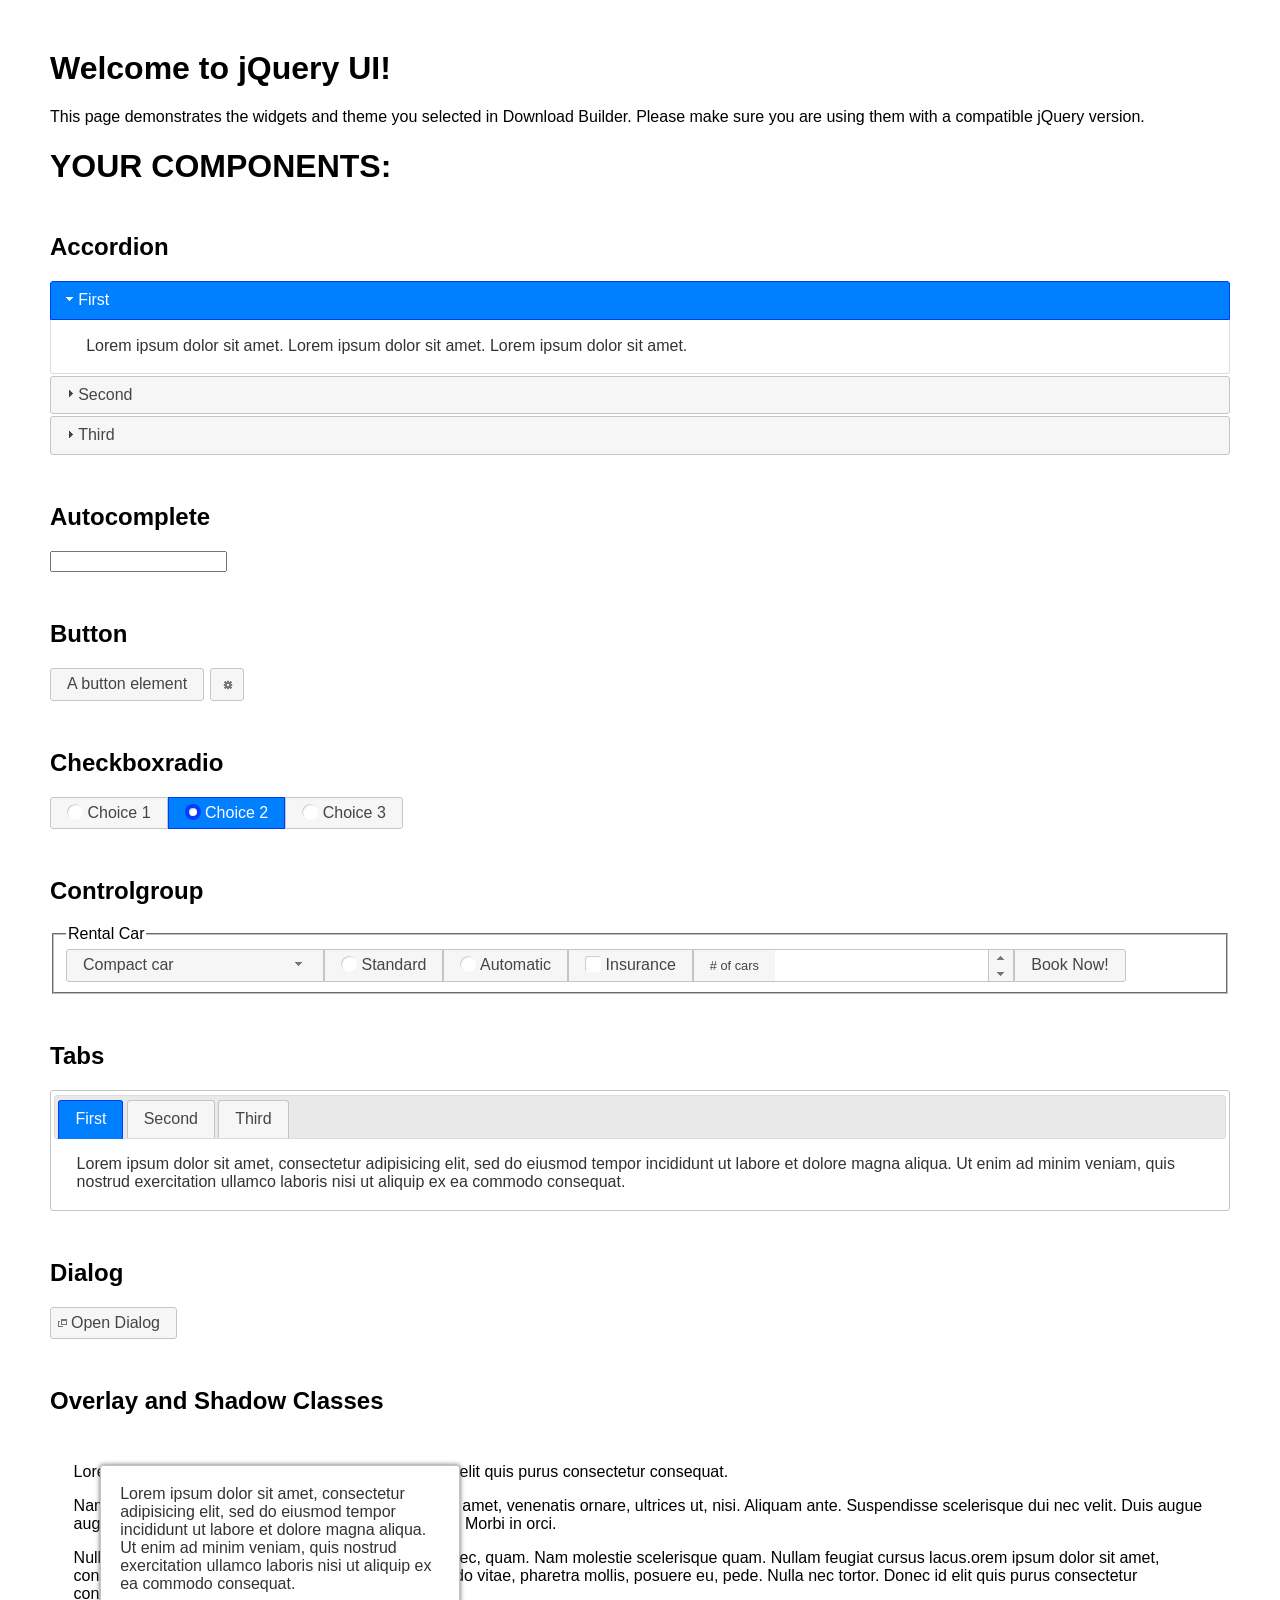
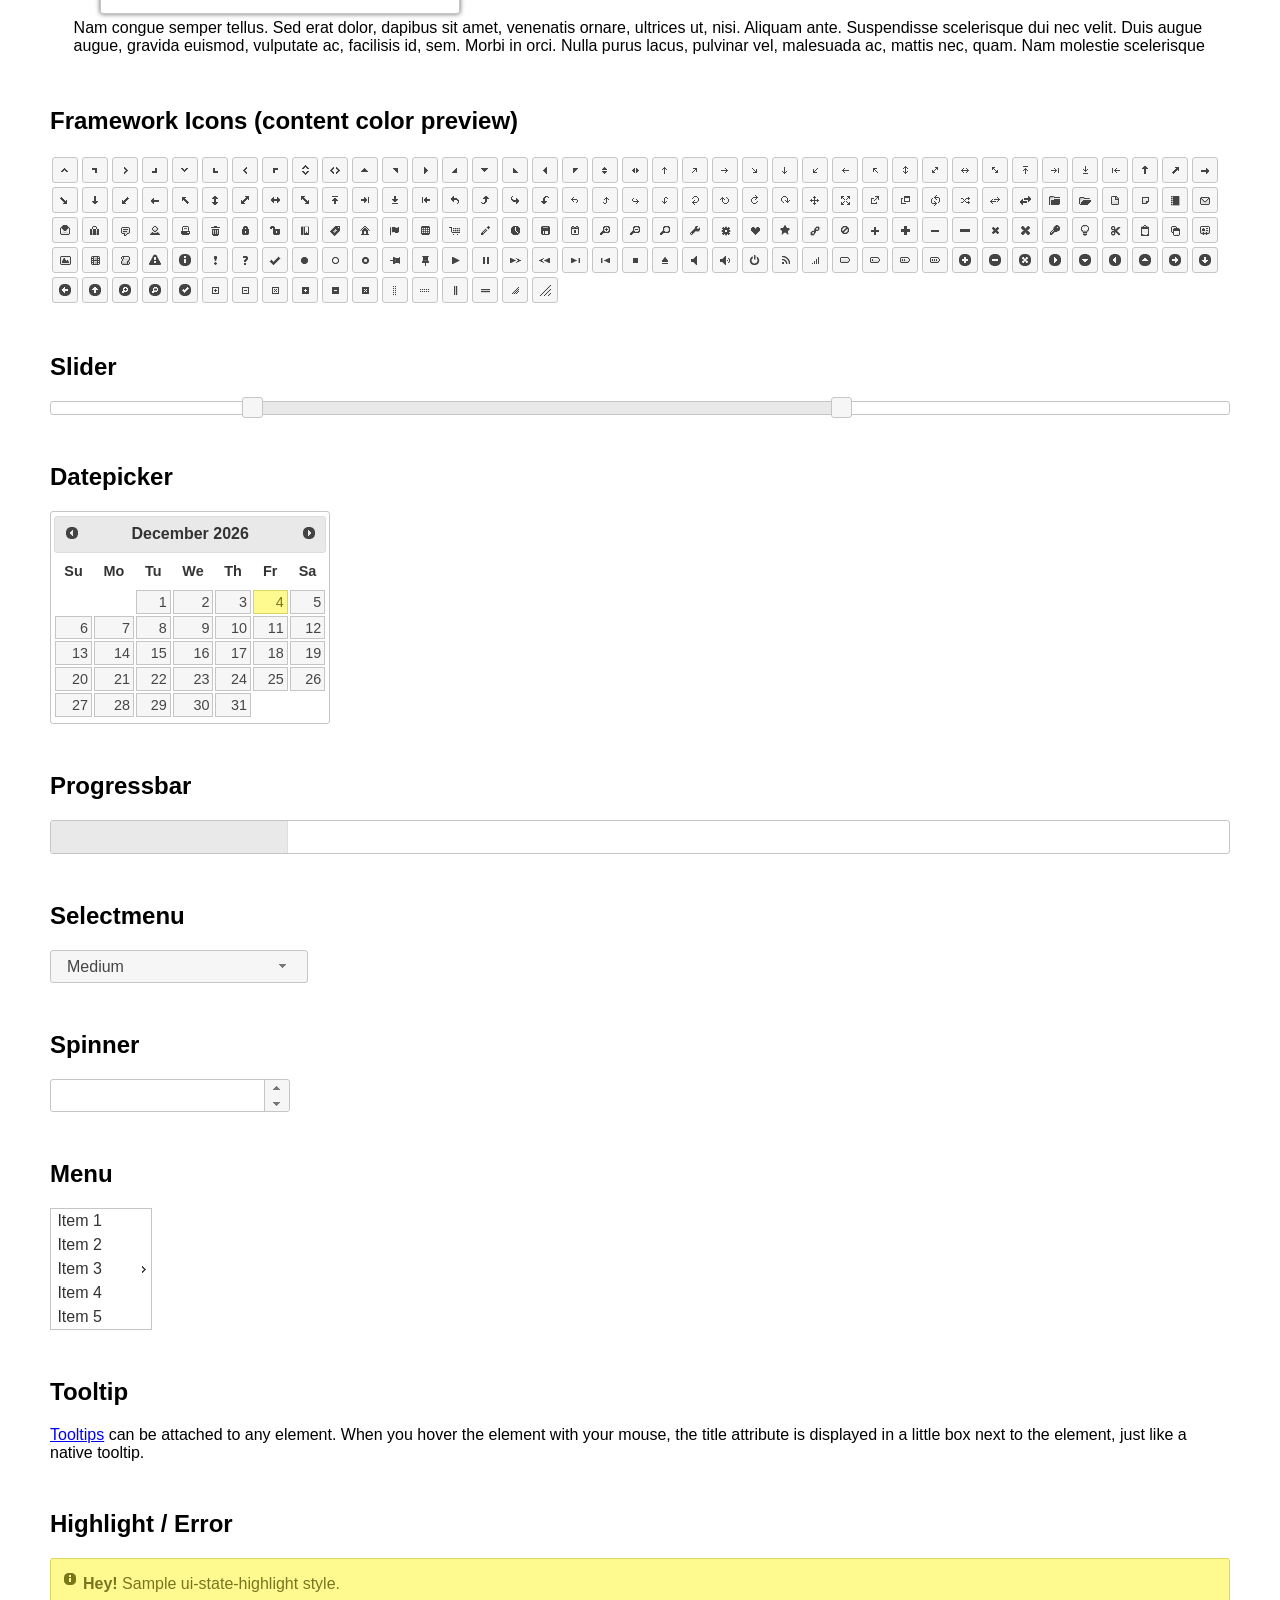
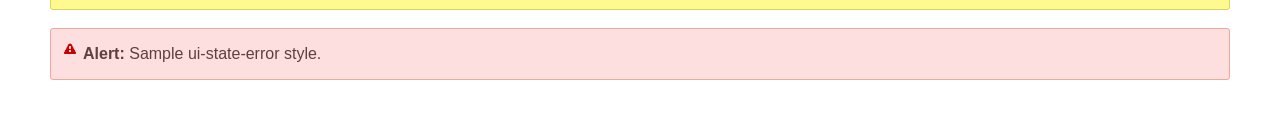
<file: vendor/jqueryui/index.html>
<!doctype html>
<html lang="us">
<head>
	<meta charset="utf-8">
	<title>jQuery UI Example Page</title>
	<link href="jquery-ui.css" rel="stylesheet">
	<style>
	body{
		font-family: "Trebuchet MS", sans-serif;
		margin: 50px;
	}
	.demoHeaders {
		margin-top: 2em;
	}
	#dialog-link {
		padding: .4em 1em .4em 20px;
		text-decoration: none;
		position: relative;
	}
	#dialog-link span.ui-icon {
		margin: 0 5px 0 0;
		position: absolute;
		left: .2em;
		top: 50%;
		margin-top: -8px;
	}
	#icons {
		margin: 0;
		padding: 0;
	}
	#icons li {
		margin: 2px;
		position: relative;
		padding: 4px 0;
		cursor: pointer;
		float: left;
		list-style: none;
	}
	#icons span.ui-icon {
		float: left;
		margin: 0 4px;
	}
	.fakewindowcontain .ui-widget-overlay {
		position: absolute;
	}
	select {
		width: 200px;
	}
	</style>
</head>
<body>

<h1>Welcome to jQuery UI!</h1>

<div class="ui-widget">
	<p>This page demonstrates the widgets and theme you selected in Download Builder. Please make sure you are using them with a compatible jQuery version.</p>
</div>

<h1>YOUR COMPONENTS:</h1>


<!-- Accordion -->
<h2 class="demoHeaders">Accordion</h2>
<div id="accordion">
	<h3>First</h3>
	<div>Lorem ipsum dolor sit amet. Lorem ipsum dolor sit amet. Lorem ipsum dolor sit amet.</div>
	<h3>Second</h3>
	<div>Phasellus mattis tincidunt nibh.</div>
	<h3>Third</h3>
	<div>Nam dui erat, auctor a, dignissim quis.</div>
</div>



<!-- Autocomplete -->
<h2 class="demoHeaders">Autocomplete</h2>
<div>
	<input id="autocomplete" title="type &quot;a&quot;">
</div>



<!-- Button -->
<h2 class="demoHeaders">Button</h2>
<button id="button">A button element</button>
<button id="button-icon">An icon-only button</button>



<!-- Checkboxradio -->
<h2 class="demoHeaders">Checkboxradio</h2>
<form style="margin-top: 1em;">
	<div id="radioset">
		<input type="radio" id="radio1" name="radio"><label for="radio1">Choice 1</label>
		<input type="radio" id="radio2" name="radio" checked="checked"><label for="radio2">Choice 2</label>
		<input type="radio" id="radio3" name="radio"><label for="radio3">Choice 3</label>
	</div>
</form>



<!-- Controlgroup -->
<h2 class="demoHeaders">Controlgroup</h2>
<fieldset>
	<legend>Rental Car</legend>
	<div id="controlgroup">
		<select id="car-type">
			<option>Compact car</option>
			<option>Midsize car</option>
			<option>Full size car</option>
			<option>SUV</option>
			<option>Luxury</option>
			<option>Truck</option>
			<option>Van</option>
		</select>
		<label for="transmission-standard">Standard</label>
		<input type="radio" name="transmission" id="transmission-standard">
		<label for="transmission-automatic">Automatic</label>
		<input type="radio" name="transmission" id="transmission-automatic">
		<label for="insurance">Insurance</label>
		<input type="checkbox" name="insurance" id="insurance">
		<label for="horizontal-spinner" class="ui-controlgroup-label"># of cars</label>
		<input id="horizontal-spinner" class="ui-spinner-input">
		<button>Book Now!</button>
	</div>
</fieldset>



<!-- Tabs -->
<h2 class="demoHeaders">Tabs</h2>
<div id="tabs">
	<ul>
		<li><a href="#tabs-1">First</a></li>
		<li><a href="#tabs-2">Second</a></li>
		<li><a href="#tabs-3">Third</a></li>
	</ul>
	<div id="tabs-1">Lorem ipsum dolor sit amet, consectetur adipisicing elit, sed do eiusmod tempor incididunt ut labore et dolore magna aliqua. Ut enim ad minim veniam, quis nostrud exercitation ullamco laboris nisi ut aliquip ex ea commodo consequat.</div>
	<div id="tabs-2">Phasellus mattis tincidunt nibh. Cras orci urna, blandit id, pretium vel, aliquet ornare, felis. Maecenas scelerisque sem non nisl. Fusce sed lorem in enim dictum bibendum.</div>
	<div id="tabs-3">Nam dui erat, auctor a, dignissim quis, sollicitudin eu, felis. Pellentesque nisi urna, interdum eget, sagittis et, consequat vestibulum, lacus. Mauris porttitor ullamcorper augue.</div>
</div>



<h2 class="demoHeaders">Dialog</h2>
<p>
	<button id="dialog-link" class="ui-button ui-corner-all ui-widget">
		<span class="ui-icon ui-icon-newwin"></span>Open Dialog
	</button>
</p>

<h2 class="demoHeaders">Overlay and Shadow Classes</h2>
<div style="position: relative; width: 96%; height: 200px; padding:1% 2%; overflow:hidden;" class="fakewindowcontain">
	<p>Lorem ipsum dolor sit amet,  Nulla nec tortor. Donec id elit quis purus consectetur consequat. </p><p>Nam congue semper tellus. Sed erat dolor, dapibus sit amet, venenatis ornare, ultrices ut, nisi. Aliquam ante. Suspendisse scelerisque dui nec velit. Duis augue augue, gravida euismod, vulputate ac, facilisis id, sem. Morbi in orci. </p><p>Nulla purus lacus, pulvinar vel, malesuada ac, mattis nec, quam. Nam molestie scelerisque quam. Nullam feugiat cursus lacus.orem ipsum dolor sit amet, consectetur adipiscing elit. Donec libero risus, commodo vitae, pharetra mollis, posuere eu, pede. Nulla nec tortor. Donec id elit quis purus consectetur consequat. </p><p>Nam congue semper tellus. Sed erat dolor, dapibus sit amet, venenatis ornare, ultrices ut, nisi. Aliquam ante. Suspendisse scelerisque dui nec velit. Duis augue augue, gravida euismod, vulputate ac, facilisis id, sem. Morbi in orci. Nulla purus lacus, pulvinar vel, malesuada ac, mattis nec, quam. Nam molestie scelerisque quam. </p><p>Nullam feugiat cursus lacus.orem ipsum dolor sit amet, consectetur adipiscing elit. Donec libero risus, commodo vitae, pharetra mollis, posuere eu, pede. Nulla nec tortor. Donec id elit quis purus consectetur consequat. Nam congue semper tellus. Sed erat dolor, dapibus sit amet, venenatis ornare, ultrices ut, nisi. Aliquam ante. </p><p>Suspendisse scelerisque dui nec velit. Duis augue augue, gravida euismod, vulputate ac, facilisis id, sem. Morbi in orci. Nulla purus lacus, pulvinar vel, malesuada ac, mattis nec, quam. Nam molestie scelerisque quam. Nullam feugiat cursus lacus.orem ipsum dolor sit amet, consectetur adipiscing elit. Donec libero risus, commodo vitae, pharetra mollis, posuere eu, pede. Nulla nec tortor. Donec id elit quis purus consectetur consequat. Nam congue semper tellus. Sed erat dolor, dapibus sit amet, venenatis ornare, ultrices ut, nisi. </p>

	<!-- ui-dialog -->
	<div class="ui-widget-overlay ui-front"></div>
	<div style="position: absolute; width: 320px; left: 50px; top: 30px; padding: 1.2em" class="ui-widget ui-front ui-widget-content ui-corner-all ui-widget-shadow">
		Lorem ipsum dolor sit amet, consectetur adipisicing elit, sed do eiusmod tempor incididunt ut labore et dolore magna aliqua. Ut enim ad minim veniam, quis nostrud exercitation ullamco laboris nisi ut aliquip ex ea commodo consequat.
	</div>

</div>

<!-- ui-dialog -->
<div id="dialog" title="Dialog Title">
	<p>Lorem ipsum dolor sit amet, consectetur adipisicing elit, sed do eiusmod tempor incididunt ut labore et dolore magna aliqua. Ut enim ad minim veniam, quis nostrud exercitation ullamco laboris nisi ut aliquip ex ea commodo consequat.</p>
</div>



<h2 class="demoHeaders">Framework Icons (content color preview)</h2>
<ul id="icons" class="ui-widget ui-helper-clearfix">
	<li class="ui-state-default ui-corner-all" title=".ui-icon-caret-1-n"><span class="ui-icon ui-icon-caret-1-n"></span></li>
	<li class="ui-state-default ui-corner-all" title=".ui-icon-caret-1-ne"><span class="ui-icon ui-icon-caret-1-ne"></span></li>
	<li class="ui-state-default ui-corner-all" title=".ui-icon-caret-1-e"><span class="ui-icon ui-icon-caret-1-e"></span></li>
	<li class="ui-state-default ui-corner-all" title=".ui-icon-caret-1-se"><span class="ui-icon ui-icon-caret-1-se"></span></li>
	<li class="ui-state-default ui-corner-all" title=".ui-icon-caret-1-s"><span class="ui-icon ui-icon-caret-1-s"></span></li>
	<li class="ui-state-default ui-corner-all" title=".ui-icon-caret-1-sw"><span class="ui-icon ui-icon-caret-1-sw"></span></li>
	<li class="ui-state-default ui-corner-all" title=".ui-icon-caret-1-w"><span class="ui-icon ui-icon-caret-1-w"></span></li>
	<li class="ui-state-default ui-corner-all" title=".ui-icon-caret-1-nw"><span class="ui-icon ui-icon-caret-1-nw"></span></li>
	<li class="ui-state-default ui-corner-all" title=".ui-icon-caret-2-n-s"><span class="ui-icon ui-icon-caret-2-n-s"></span></li>
	<li class="ui-state-default ui-corner-all" title=".ui-icon-caret-2-e-w"><span class="ui-icon ui-icon-caret-2-e-w"></span></li>
	<li class="ui-state-default ui-corner-all" title=".ui-icon-triangle-1-n"><span class="ui-icon ui-icon-triangle-1-n"></span></li>
	<li class="ui-state-default ui-corner-all" title=".ui-icon-triangle-1-ne"><span class="ui-icon ui-icon-triangle-1-ne"></span></li>
	<li class="ui-state-default ui-corner-all" title=".ui-icon-triangle-1-e"><span class="ui-icon ui-icon-triangle-1-e"></span></li>
	<li class="ui-state-default ui-corner-all" title=".ui-icon-triangle-1-se"><span class="ui-icon ui-icon-triangle-1-se"></span></li>
	<li class="ui-state-default ui-corner-all" title=".ui-icon-triangle-1-s"><span class="ui-icon ui-icon-triangle-1-s"></span></li>
	<li class="ui-state-default ui-corner-all" title=".ui-icon-triangle-1-sw"><span class="ui-icon ui-icon-triangle-1-sw"></span></li>
	<li class="ui-state-default ui-corner-all" title=".ui-icon-triangle-1-w"><span class="ui-icon ui-icon-triangle-1-w"></span></li>
	<li class="ui-state-default ui-corner-all" title=".ui-icon-triangle-1-nw"><span class="ui-icon ui-icon-triangle-1-nw"></span></li>
	<li class="ui-state-default ui-corner-all" title=".ui-icon-triangle-2-n-s"><span class="ui-icon ui-icon-triangle-2-n-s"></span></li>
	<li class="ui-state-default ui-corner-all" title=".ui-icon-triangle-2-e-w"><span class="ui-icon ui-icon-triangle-2-e-w"></span></li>
	<li class="ui-state-default ui-corner-all" title=".ui-icon-arrow-1-n"><span class="ui-icon ui-icon-arrow-1-n"></span></li>
	<li class="ui-state-default ui-corner-all" title=".ui-icon-arrow-1-ne"><span class="ui-icon ui-icon-arrow-1-ne"></span></li>
	<li class="ui-state-default ui-corner-all" title=".ui-icon-arrow-1-e"><span class="ui-icon ui-icon-arrow-1-e"></span></li>
	<li class="ui-state-default ui-corner-all" title=".ui-icon-arrow-1-se"><span class="ui-icon ui-icon-arrow-1-se"></span></li>
	<li class="ui-state-default ui-corner-all" title=".ui-icon-arrow-1-s"><span class="ui-icon ui-icon-arrow-1-s"></span></li>
	<li class="ui-state-default ui-corner-all" title=".ui-icon-arrow-1-sw"><span class="ui-icon ui-icon-arrow-1-sw"></span></li>
	<li class="ui-state-default ui-corner-all" title=".ui-icon-arrow-1-w"><span class="ui-icon ui-icon-arrow-1-w"></span></li>
	<li class="ui-state-default ui-corner-all" title=".ui-icon-arrow-1-nw"><span class="ui-icon ui-icon-arrow-1-nw"></span></li>
	<li class="ui-state-default ui-corner-all" title=".ui-icon-arrow-2-n-s"><span class="ui-icon ui-icon-arrow-2-n-s"></span></li>
	<li class="ui-state-default ui-corner-all" title=".ui-icon-arrow-2-ne-sw"><span class="ui-icon ui-icon-arrow-2-ne-sw"></span></li>
	<li class="ui-state-default ui-corner-all" title=".ui-icon-arrow-2-e-w"><span class="ui-icon ui-icon-arrow-2-e-w"></span></li>
	<li class="ui-state-default ui-corner-all" title=".ui-icon-arrow-2-se-nw"><span class="ui-icon ui-icon-arrow-2-se-nw"></span></li>
	<li class="ui-state-default ui-corner-all" title=".ui-icon-arrowstop-1-n"><span class="ui-icon ui-icon-arrowstop-1-n"></span></li>
	<li class="ui-state-default ui-corner-all" title=".ui-icon-arrowstop-1-e"><span class="ui-icon ui-icon-arrowstop-1-e"></span></li>
	<li class="ui-state-default ui-corner-all" title=".ui-icon-arrowstop-1-s"><span class="ui-icon ui-icon-arrowstop-1-s"></span></li>
	<li class="ui-state-default ui-corner-all" title=".ui-icon-arrowstop-1-w"><span class="ui-icon ui-icon-arrowstop-1-w"></span></li>
	<li class="ui-state-default ui-corner-all" title=".ui-icon-arrowthick-1-n"><span class="ui-icon ui-icon-arrowthick-1-n"></span></li>
	<li class="ui-state-default ui-corner-all" title=".ui-icon-arrowthick-1-ne"><span class="ui-icon ui-icon-arrowthick-1-ne"></span></li>
	<li class="ui-state-default ui-corner-all" title=".ui-icon-arrowthick-1-e"><span class="ui-icon ui-icon-arrowthick-1-e"></span></li>
	<li class="ui-state-default ui-corner-all" title=".ui-icon-arrowthick-1-se"><span class="ui-icon ui-icon-arrowthick-1-se"></span></li>
	<li class="ui-state-default ui-corner-all" title=".ui-icon-arrowthick-1-s"><span class="ui-icon ui-icon-arrowthick-1-s"></span></li>
	<li class="ui-state-default ui-corner-all" title=".ui-icon-arrowthick-1-sw"><span class="ui-icon ui-icon-arrowthick-1-sw"></span></li>
	<li class="ui-state-default ui-corner-all" title=".ui-icon-arrowthick-1-w"><span class="ui-icon ui-icon-arrowthick-1-w"></span></li>
	<li class="ui-state-default ui-corner-all" title=".ui-icon-arrowthick-1-nw"><span class="ui-icon ui-icon-arrowthick-1-nw"></span></li>
	<li class="ui-state-default ui-corner-all" title=".ui-icon-arrowthick-2-n-s"><span class="ui-icon ui-icon-arrowthick-2-n-s"></span></li>
	<li class="ui-state-default ui-corner-all" title=".ui-icon-arrowthick-2-ne-sw"><span class="ui-icon ui-icon-arrowthick-2-ne-sw"></span></li>
	<li class="ui-state-default ui-corner-all" title=".ui-icon-arrowthick-2-e-w"><span class="ui-icon ui-icon-arrowthick-2-e-w"></span></li>
	<li class="ui-state-default ui-corner-all" title=".ui-icon-arrowthick-2-se-nw"><span class="ui-icon ui-icon-arrowthick-2-se-nw"></span></li>
	<li class="ui-state-default ui-corner-all" title=".ui-icon-arrowthickstop-1-n"><span class="ui-icon ui-icon-arrowthickstop-1-n"></span></li>
	<li class="ui-state-default ui-corner-all" title=".ui-icon-arrowthickstop-1-e"><span class="ui-icon ui-icon-arrowthickstop-1-e"></span></li>
	<li class="ui-state-default ui-corner-all" title=".ui-icon-arrowthickstop-1-s"><span class="ui-icon ui-icon-arrowthickstop-1-s"></span></li>
	<li class="ui-state-default ui-corner-all" title=".ui-icon-arrowthickstop-1-w"><span class="ui-icon ui-icon-arrowthickstop-1-w"></span></li>
	<li class="ui-state-default ui-corner-all" title=".ui-icon-arrowreturnthick-1-w"><span class="ui-icon ui-icon-arrowreturnthick-1-w"></span></li>
	<li class="ui-state-default ui-corner-all" title=".ui-icon-arrowreturnthick-1-n"><span class="ui-icon ui-icon-arrowreturnthick-1-n"></span></li>
	<li class="ui-state-default ui-corner-all" title=".ui-icon-arrowreturnthick-1-e"><span class="ui-icon ui-icon-arrowreturnthick-1-e"></span></li>
	<li class="ui-state-default ui-corner-all" title=".ui-icon-arrowreturnthick-1-s"><span class="ui-icon ui-icon-arrowreturnthick-1-s"></span></li>
	<li class="ui-state-default ui-corner-all" title=".ui-icon-arrowreturn-1-w"><span class="ui-icon ui-icon-arrowreturn-1-w"></span></li>
	<li class="ui-state-default ui-corner-all" title=".ui-icon-arrowreturn-1-n"><span class="ui-icon ui-icon-arrowreturn-1-n"></span></li>
	<li class="ui-state-default ui-corner-all" title=".ui-icon-arrowreturn-1-e"><span class="ui-icon ui-icon-arrowreturn-1-e"></span></li>
	<li class="ui-state-default ui-corner-all" title=".ui-icon-arrowreturn-1-s"><span class="ui-icon ui-icon-arrowreturn-1-s"></span></li>
	<li class="ui-state-default ui-corner-all" title=".ui-icon-arrowrefresh-1-w"><span class="ui-icon ui-icon-arrowrefresh-1-w"></span></li>
	<li class="ui-state-default ui-corner-all" title=".ui-icon-arrowrefresh-1-n"><span class="ui-icon ui-icon-arrowrefresh-1-n"></span></li>
	<li class="ui-state-default ui-corner-all" title=".ui-icon-arrowrefresh-1-e"><span class="ui-icon ui-icon-arrowrefresh-1-e"></span></li>
	<li class="ui-state-default ui-corner-all" title=".ui-icon-arrowrefresh-1-s"><span class="ui-icon ui-icon-arrowrefresh-1-s"></span></li>
	<li class="ui-state-default ui-corner-all" title=".ui-icon-arrow-4"><span class="ui-icon ui-icon-arrow-4"></span></li>
	<li class="ui-state-default ui-corner-all" title=".ui-icon-arrow-4-diag"><span class="ui-icon ui-icon-arrow-4-diag"></span></li>
	<li class="ui-state-default ui-corner-all" title=".ui-icon-extlink"><span class="ui-icon ui-icon-extlink"></span></li>
	<li class="ui-state-default ui-corner-all" title=".ui-icon-newwin"><span class="ui-icon ui-icon-newwin"></span></li>
	<li class="ui-state-default ui-corner-all" title=".ui-icon-refresh"><span class="ui-icon ui-icon-refresh"></span></li>
	<li class="ui-state-default ui-corner-all" title=".ui-icon-shuffle"><span class="ui-icon ui-icon-shuffle"></span></li>
	<li class="ui-state-default ui-corner-all" title=".ui-icon-transfer-e-w"><span class="ui-icon ui-icon-transfer-e-w"></span></li>
	<li class="ui-state-default ui-corner-all" title=".ui-icon-transferthick-e-w"><span class="ui-icon ui-icon-transferthick-e-w"></span></li>
	<li class="ui-state-default ui-corner-all" title=".ui-icon-folder-collapsed"><span class="ui-icon ui-icon-folder-collapsed"></span></li>
	<li class="ui-state-default ui-corner-all" title=".ui-icon-folder-open"><span class="ui-icon ui-icon-folder-open"></span></li>
	<li class="ui-state-default ui-corner-all" title=".ui-icon-document"><span class="ui-icon ui-icon-document"></span></li>
	<li class="ui-state-default ui-corner-all" title=".ui-icon-document-b"><span class="ui-icon ui-icon-document-b"></span></li>
	<li class="ui-state-default ui-corner-all" title=".ui-icon-note"><span class="ui-icon ui-icon-note"></span></li>
	<li class="ui-state-default ui-corner-all" title=".ui-icon-mail-closed"><span class="ui-icon ui-icon-mail-closed"></span></li>
	<li class="ui-state-default ui-corner-all" title=".ui-icon-mail-open"><span class="ui-icon ui-icon-mail-open"></span></li>
	<li class="ui-state-default ui-corner-all" title=".ui-icon-suitcase"><span class="ui-icon ui-icon-suitcase"></span></li>
	<li class="ui-state-default ui-corner-all" title=".ui-icon-comment"><span class="ui-icon ui-icon-comment"></span></li>
	<li class="ui-state-default ui-corner-all" title=".ui-icon-person"><span class="ui-icon ui-icon-person"></span></li>
	<li class="ui-state-default ui-corner-all" title=".ui-icon-print"><span class="ui-icon ui-icon-print"></span></li>
	<li class="ui-state-default ui-corner-all" title=".ui-icon-trash"><span class="ui-icon ui-icon-trash"></span></li>
	<li class="ui-state-default ui-corner-all" title=".ui-icon-locked"><span class="ui-icon ui-icon-locked"></span></li>
	<li class="ui-state-default ui-corner-all" title=".ui-icon-unlocked"><span class="ui-icon ui-icon-unlocked"></span></li>
	<li class="ui-state-default ui-corner-all" title=".ui-icon-bookmark"><span class="ui-icon ui-icon-bookmark"></span></li>
	<li class="ui-state-default ui-corner-all" title=".ui-icon-tag"><span class="ui-icon ui-icon-tag"></span></li>
	<li class="ui-state-default ui-corner-all" title=".ui-icon-home"><span class="ui-icon ui-icon-home"></span></li>
	<li class="ui-state-default ui-corner-all" title=".ui-icon-flag"><span class="ui-icon ui-icon-flag"></span></li>
	<li class="ui-state-default ui-corner-all" title=".ui-icon-calculator"><span class="ui-icon ui-icon-calculator"></span></li>
	<li class="ui-state-default ui-corner-all" title=".ui-icon-cart"><span class="ui-icon ui-icon-cart"></span></li>
	<li class="ui-state-default ui-corner-all" title=".ui-icon-pencil"><span class="ui-icon ui-icon-pencil"></span></li>
	<li class="ui-state-default ui-corner-all" title=".ui-icon-clock"><span class="ui-icon ui-icon-clock"></span></li>
	<li class="ui-state-default ui-corner-all" title=".ui-icon-disk"><span class="ui-icon ui-icon-disk"></span></li>
	<li class="ui-state-default ui-corner-all" title=".ui-icon-calendar"><span class="ui-icon ui-icon-calendar"></span></li>
	<li class="ui-state-default ui-corner-all" title=".ui-icon-zoomin"><span class="ui-icon ui-icon-zoomin"></span></li>
	<li class="ui-state-default ui-corner-all" title=".ui-icon-zoomout"><span class="ui-icon ui-icon-zoomout"></span></li>
	<li class="ui-state-default ui-corner-all" title=".ui-icon-search"><span class="ui-icon ui-icon-search"></span></li>
	<li class="ui-state-default ui-corner-all" title=".ui-icon-wrench"><span class="ui-icon ui-icon-wrench"></span></li>
	<li class="ui-state-default ui-corner-all" title=".ui-icon-gear"><span class="ui-icon ui-icon-gear"></span></li>
	<li class="ui-state-default ui-corner-all" title=".ui-icon-heart"><span class="ui-icon ui-icon-heart"></span></li>
	<li class="ui-state-default ui-corner-all" title=".ui-icon-star"><span class="ui-icon ui-icon-star"></span></li>
	<li class="ui-state-default ui-corner-all" title=".ui-icon-link"><span class="ui-icon ui-icon-link"></span></li>
	<li class="ui-state-default ui-corner-all" title=".ui-icon-cancel"><span class="ui-icon ui-icon-cancel"></span></li>
	<li class="ui-state-default ui-corner-all" title=".ui-icon-plus"><span class="ui-icon ui-icon-plus"></span></li>
	<li class="ui-state-default ui-corner-all" title=".ui-icon-plusthick"><span class="ui-icon ui-icon-plusthick"></span></li>
	<li class="ui-state-default ui-corner-all" title=".ui-icon-minus"><span class="ui-icon ui-icon-minus"></span></li>
	<li class="ui-state-default ui-corner-all" title=".ui-icon-minusthick"><span class="ui-icon ui-icon-minusthick"></span></li>
	<li class="ui-state-default ui-corner-all" title=".ui-icon-close"><span class="ui-icon ui-icon-close"></span></li>
	<li class="ui-state-default ui-corner-all" title=".ui-icon-closethick"><span class="ui-icon ui-icon-closethick"></span></li>
	<li class="ui-state-default ui-corner-all" title=".ui-icon-key"><span class="ui-icon ui-icon-key"></span></li>
	<li class="ui-state-default ui-corner-all" title=".ui-icon-lightbulb"><span class="ui-icon ui-icon-lightbulb"></span></li>
	<li class="ui-state-default ui-corner-all" title=".ui-icon-scissors"><span class="ui-icon ui-icon-scissors"></span></li>
	<li class="ui-state-default ui-corner-all" title=".ui-icon-clipboard"><span class="ui-icon ui-icon-clipboard"></span></li>
	<li class="ui-state-default ui-corner-all" title=".ui-icon-copy"><span class="ui-icon ui-icon-copy"></span></li>
	<li class="ui-state-default ui-corner-all" title=".ui-icon-contact"><span class="ui-icon ui-icon-contact"></span></li>
	<li class="ui-state-default ui-corner-all" title=".ui-icon-image"><span class="ui-icon ui-icon-image"></span></li>
	<li class="ui-state-default ui-corner-all" title=".ui-icon-video"><span class="ui-icon ui-icon-video"></span></li>
	<li class="ui-state-default ui-corner-all" title=".ui-icon-script"><span class="ui-icon ui-icon-script"></span></li>
	<li class="ui-state-default ui-corner-all" title=".ui-icon-alert"><span class="ui-icon ui-icon-alert"></span></li>
	<li class="ui-state-default ui-corner-all" title=".ui-icon-info"><span class="ui-icon ui-icon-info"></span></li>
	<li class="ui-state-default ui-corner-all" title=".ui-icon-notice"><span class="ui-icon ui-icon-notice"></span></li>
	<li class="ui-state-default ui-corner-all" title=".ui-icon-help"><span class="ui-icon ui-icon-help"></span></li>
	<li class="ui-state-default ui-corner-all" title=".ui-icon-check"><span class="ui-icon ui-icon-check"></span></li>
	<li class="ui-state-default ui-corner-all" title=".ui-icon-bullet"><span class="ui-icon ui-icon-bullet"></span></li>
	<li class="ui-state-default ui-corner-all" title=".ui-icon-radio-off"><span class="ui-icon ui-icon-radio-off"></span></li>
	<li class="ui-state-default ui-corner-all" title=".ui-icon-radio-on"><span class="ui-icon ui-icon-radio-on"></span></li>
	<li class="ui-state-default ui-corner-all" title=".ui-icon-pin-w"><span class="ui-icon ui-icon-pin-w"></span></li>
	<li class="ui-state-default ui-corner-all" title=".ui-icon-pin-s"><span class="ui-icon ui-icon-pin-s"></span></li>
	<li class="ui-state-default ui-corner-all" title=".ui-icon-play"><span class="ui-icon ui-icon-play"></span></li>
	<li class="ui-state-default ui-corner-all" title=".ui-icon-pause"><span class="ui-icon ui-icon-pause"></span></li>
	<li class="ui-state-default ui-corner-all" title=".ui-icon-seek-next"><span class="ui-icon ui-icon-seek-next"></span></li>
	<li class="ui-state-default ui-corner-all" title=".ui-icon-seek-prev"><span class="ui-icon ui-icon-seek-prev"></span></li>
	<li class="ui-state-default ui-corner-all" title=".ui-icon-seek-end"><span class="ui-icon ui-icon-seek-end"></span></li>
	<li class="ui-state-default ui-corner-all" title=".ui-icon-seek-first"><span class="ui-icon ui-icon-seek-first"></span></li>
	<li class="ui-state-default ui-corner-all" title=".ui-icon-stop"><span class="ui-icon ui-icon-stop"></span></li>
	<li class="ui-state-default ui-corner-all" title=".ui-icon-eject"><span class="ui-icon ui-icon-eject"></span></li>
	<li class="ui-state-default ui-corner-all" title=".ui-icon-volume-off"><span class="ui-icon ui-icon-volume-off"></span></li>
	<li class="ui-state-default ui-corner-all" title=".ui-icon-volume-on"><span class="ui-icon ui-icon-volume-on"></span></li>
	<li class="ui-state-default ui-corner-all" title=".ui-icon-power"><span class="ui-icon ui-icon-power"></span></li>
	<li class="ui-state-default ui-corner-all" title=".ui-icon-signal-diag"><span class="ui-icon ui-icon-signal-diag"></span></li>
	<li class="ui-state-default ui-corner-all" title=".ui-icon-signal"><span class="ui-icon ui-icon-signal"></span></li>
	<li class="ui-state-default ui-corner-all" title=".ui-icon-battery-0"><span class="ui-icon ui-icon-battery-0"></span></li>
	<li class="ui-state-default ui-corner-all" title=".ui-icon-battery-1"><span class="ui-icon ui-icon-battery-1"></span></li>
	<li class="ui-state-default ui-corner-all" title=".ui-icon-battery-2"><span class="ui-icon ui-icon-battery-2"></span></li>
	<li class="ui-state-default ui-corner-all" title=".ui-icon-battery-3"><span class="ui-icon ui-icon-battery-3"></span></li>
	<li class="ui-state-default ui-corner-all" title=".ui-icon-circle-plus"><span class="ui-icon ui-icon-circle-plus"></span></li>
	<li class="ui-state-default ui-corner-all" title=".ui-icon-circle-minus"><span class="ui-icon ui-icon-circle-minus"></span></li>
	<li class="ui-state-default ui-corner-all" title=".ui-icon-circle-close"><span class="ui-icon ui-icon-circle-close"></span></li>
	<li class="ui-state-default ui-corner-all" title=".ui-icon-circle-triangle-e"><span class="ui-icon ui-icon-circle-triangle-e"></span></li>
	<li class="ui-state-default ui-corner-all" title=".ui-icon-circle-triangle-s"><span class="ui-icon ui-icon-circle-triangle-s"></span></li>
	<li class="ui-state-default ui-corner-all" title=".ui-icon-circle-triangle-w"><span class="ui-icon ui-icon-circle-triangle-w"></span></li>
	<li class="ui-state-default ui-corner-all" title=".ui-icon-circle-triangle-n"><span class="ui-icon ui-icon-circle-triangle-n"></span></li>
	<li class="ui-state-default ui-corner-all" title=".ui-icon-circle-arrow-e"><span class="ui-icon ui-icon-circle-arrow-e"></span></li>
	<li class="ui-state-default ui-corner-all" title=".ui-icon-circle-arrow-s"><span class="ui-icon ui-icon-circle-arrow-s"></span></li>
	<li class="ui-state-default ui-corner-all" title=".ui-icon-circle-arrow-w"><span class="ui-icon ui-icon-circle-arrow-w"></span></li>
	<li class="ui-state-default ui-corner-all" title=".ui-icon-circle-arrow-n"><span class="ui-icon ui-icon-circle-arrow-n"></span></li>
	<li class="ui-state-default ui-corner-all" title=".ui-icon-circle-zoomin"><span class="ui-icon ui-icon-circle-zoomin"></span></li>
	<li class="ui-state-default ui-corner-all" title=".ui-icon-circle-zoomout"><span class="ui-icon ui-icon-circle-zoomout"></span></li>
	<li class="ui-state-default ui-corner-all" title=".ui-icon-circle-check"><span class="ui-icon ui-icon-circle-check"></span></li>
	<li class="ui-state-default ui-corner-all" title=".ui-icon-circlesmall-plus"><span class="ui-icon ui-icon-circlesmall-plus"></span></li>
	<li class="ui-state-default ui-corner-all" title=".ui-icon-circlesmall-minus"><span class="ui-icon ui-icon-circlesmall-minus"></span></li>
	<li class="ui-state-default ui-corner-all" title=".ui-icon-circlesmall-close"><span class="ui-icon ui-icon-circlesmall-close"></span></li>
	<li class="ui-state-default ui-corner-all" title=".ui-icon-squaresmall-plus"><span class="ui-icon ui-icon-squaresmall-plus"></span></li>
	<li class="ui-state-default ui-corner-all" title=".ui-icon-squaresmall-minus"><span class="ui-icon ui-icon-squaresmall-minus"></span></li>
	<li class="ui-state-default ui-corner-all" title=".ui-icon-squaresmall-close"><span class="ui-icon ui-icon-squaresmall-close"></span></li>
	<li class="ui-state-default ui-corner-all" title=".ui-icon-grip-dotted-vertical"><span class="ui-icon ui-icon-grip-dotted-vertical"></span></li>
	<li class="ui-state-default ui-corner-all" title=".ui-icon-grip-dotted-horizontal"><span class="ui-icon ui-icon-grip-dotted-horizontal"></span></li>
	<li class="ui-state-default ui-corner-all" title=".ui-icon-grip-solid-vertical"><span class="ui-icon ui-icon-grip-solid-vertical"></span></li>
	<li class="ui-state-default ui-corner-all" title=".ui-icon-grip-solid-horizontal"><span class="ui-icon ui-icon-grip-solid-horizontal"></span></li>
	<li class="ui-state-default ui-corner-all" title=".ui-icon-gripsmall-diagonal-se"><span class="ui-icon ui-icon-gripsmall-diagonal-se"></span></li>
	<li class="ui-state-default ui-corner-all" title=".ui-icon-grip-diagonal-se"><span class="ui-icon ui-icon-grip-diagonal-se"></span></li>
</ul>


<!-- Slider -->
<h2 class="demoHeaders">Slider</h2>
<div id="slider"></div>



<!-- Datepicker -->
<h2 class="demoHeaders">Datepicker</h2>
<div id="datepicker"></div>



<!-- Progressbar -->
<h2 class="demoHeaders">Progressbar</h2>
<div id="progressbar"></div>



<!-- Progressbar -->
<h2 class="demoHeaders">Selectmenu</h2>
<select id="selectmenu">
	<option>Slower</option>
	<option>Slow</option>
	<option selected="selected">Medium</option>
	<option>Fast</option>
	<option>Faster</option>
</select>



<!-- Spinner -->
<h2 class="demoHeaders">Spinner</h2>
<input id="spinner">



<!-- Menu -->
<h2 class="demoHeaders">Menu</h2>
<ul style="width:100px;" id="menu">
	<li><div>Item 1</div></li>
	<li><div>Item 2</div></li>
	<li><div>Item 3</div>
		<ul>
			<li><div>Item 3-1</div></li>
			<li><div>Item 3-2</div></li>
			<li><div>Item 3-3</div></li>
			<li><div>Item 3-4</div></li>
			<li><div>Item 3-5</div></li>
		</ul>
	</li>
	<li><div>Item 4</div></li>
	<li><div>Item 5</div></li>
</ul>



<!-- Tooltip -->
<h2 class="demoHeaders">Tooltip</h2>
<p id="tooltip">
	<a href="#" title="That&apos;s what this widget is">Tooltips</a> can be attached to any element. When you hover
the element with your mouse, the title attribute is displayed in a little box next to the element, just like a native tooltip.
</p>


<!-- Highlight / Error -->
<h2 class="demoHeaders">Highlight / Error</h2>
<div class="ui-widget">
	<div class="ui-state-highlight ui-corner-all" style="margin-top: 20px; padding: 0 .7em;">
		<p><span class="ui-icon ui-icon-info" style="float: left; margin-right: .3em;"></span>
		<strong>Hey!</strong> Sample ui-state-highlight style.</p>
	</div>
</div>
<br>
<div class="ui-widget">
	<div class="ui-state-error ui-corner-all" style="padding: 0 .7em;">
		<p><span class="ui-icon ui-icon-alert" style="float: left; margin-right: .3em;"></span>
		<strong>Alert:</strong> Sample ui-state-error style.</p>
	</div>
</div>

<script src="external/jquery/jquery.js"></script>
<script src="jquery-ui.js"></script>
<script>

$( "#accordion" ).accordion();



var availableTags = [
	"ActionScript",
	"AppleScript",
	"Asp",
	"BASIC",
	"C",
	"C++",
	"Clojure",
	"COBOL",
	"ColdFusion",
	"Erlang",
	"Fortran",
	"Groovy",
	"Haskell",
	"Java",
	"JavaScript",
	"Lisp",
	"Perl",
	"PHP",
	"Python",
	"Ruby",
	"Scala",
	"Scheme"
];
$( "#autocomplete" ).autocomplete({
	source: availableTags
});



$( "#button" ).button();
$( "#button-icon" ).button({
	icon: "ui-icon-gear",
	showLabel: false
});



$( "#radioset" ).buttonset();



$( "#controlgroup" ).controlgroup();



$( "#tabs" ).tabs();



$( "#dialog" ).dialog({
	autoOpen: false,
	width: 400,
	buttons: [
		{
			text: "Ok",
			click: function() {
				$( this ).dialog( "close" );
			}
		},
		{
			text: "Cancel",
			click: function() {
				$( this ).dialog( "close" );
			}
		}
	]
});

// Link to open the dialog
$( "#dialog-link" ).click(function( event ) {
	$( "#dialog" ).dialog( "open" );
	event.preventDefault();
});



$( "#datepicker" ).datepicker({
	inline: true
});



$( "#slider" ).slider({
	range: true,
	values: [ 17, 67 ]
});



$( "#progressbar" ).progressbar({
	value: 20
});



$( "#spinner" ).spinner();



$( "#menu" ).menu();



$( "#tooltip" ).tooltip();



$( "#selectmenu" ).selectmenu();


// Hover states on the static widgets
$( "#dialog-link, #icons li" ).hover(
	function() {
		$( this ).addClass( "ui-state-hover" );
	},
	function() {
		$( this ).removeClass( "ui-state-hover" );
	}
);
</script>
</body>
</html>
</file>
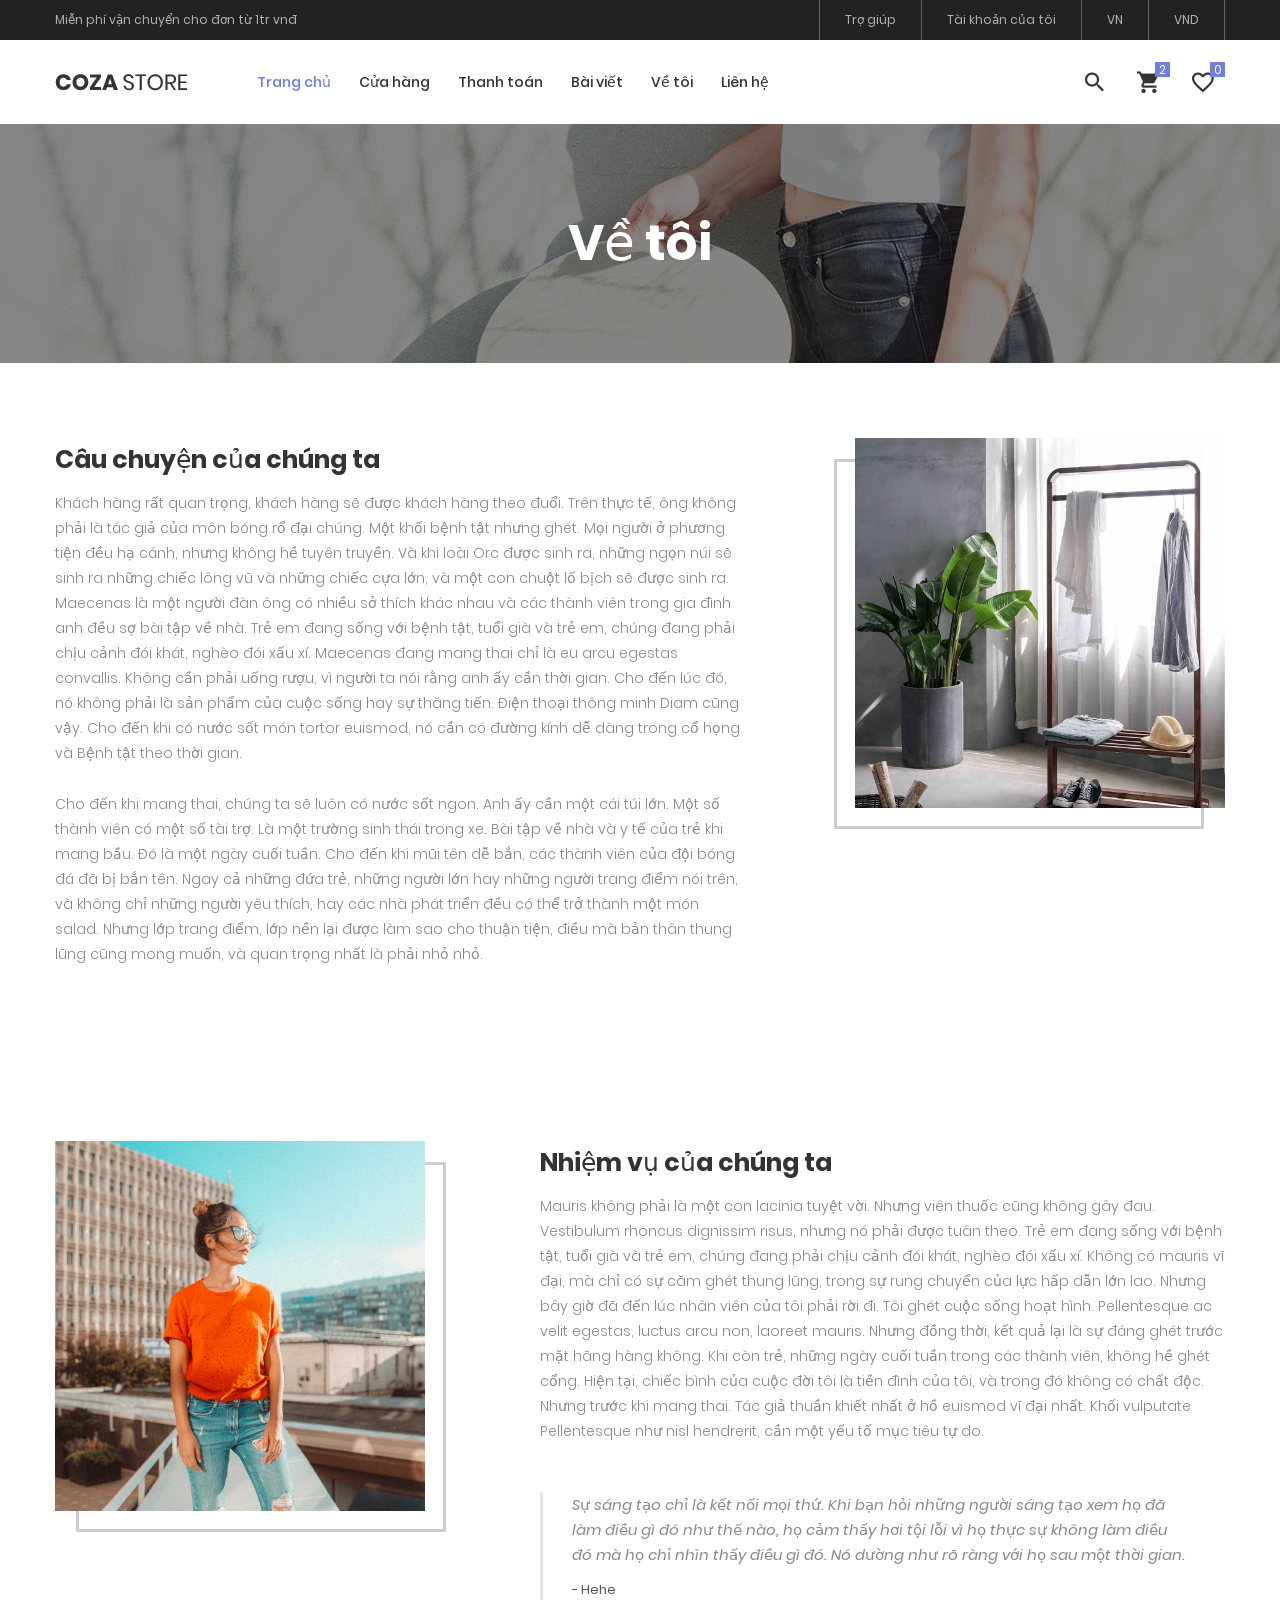
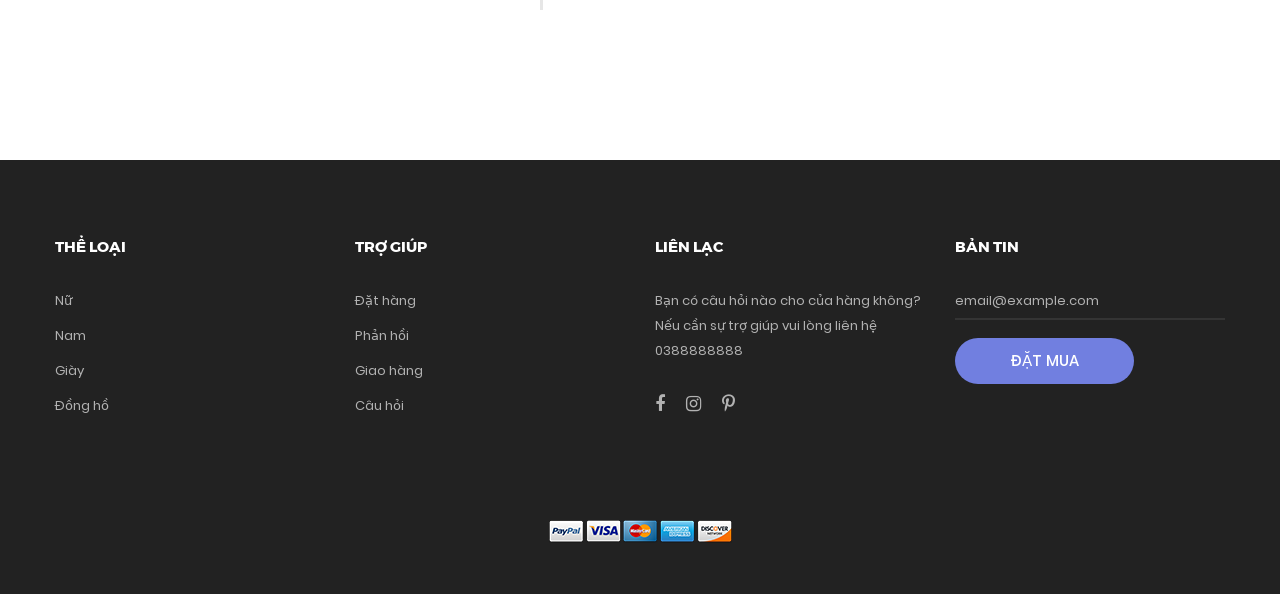
<file: about.html>
<!DOCTYPE html>
<html lang="en">
<head>
	<title>About</title>
	<meta charset="UTF-8">
	<meta name="viewport" content="width=device-width, initial-scale=1">
<!--===============================================================================================-->	
	<link rel="icon" type="image/png" href="images/icons/favicon.png"/>
<!--===============================================================================================-->
	<link rel="stylesheet" type="text/css" href="vendor/bootstrap/css/bootstrap.min.css">
<!--===============================================================================================-->
	<link rel="stylesheet" type="text/css" href="fonts/font-awesome-4.7.0/css/font-awesome.min.css">
<!--===============================================================================================-->
	<link rel="stylesheet" type="text/css" href="fonts/iconic/css/material-design-iconic-font.min.css">
<!--===============================================================================================-->
	<link rel="stylesheet" type="text/css" href="fonts/linearicons-v1.0.0/icon-font.min.css">
<!--===============================================================================================-->
	<link rel="stylesheet" type="text/css" href="vendor/animate/animate.css">
<!--===============================================================================================-->	
	<link rel="stylesheet" type="text/css" href="vendor/css-hamburgers/hamburgers.min.css">
<!--===============================================================================================-->
	<link rel="stylesheet" type="text/css" href="vendor/animsition/css/animsition.min.css">
<!--===============================================================================================-->
	<link rel="stylesheet" type="text/css" href="vendor/select2/select2.min.css">
<!--===============================================================================================-->
	<link rel="stylesheet" type="text/css" href="vendor/perfect-scrollbar/perfect-scrollbar.css">
<!--===============================================================================================-->
	<link rel="stylesheet" type="text/css" href="css/util.css">
	<link rel="stylesheet" type="text/css" href="css/main.css">
<!--===============================================================================================-->
</head>
<body class="animsition">
	
	<!-- Header -->
	<header class="header-v4">
		<!-- Header desktop -->
		<div class="container-menu-desktop">
			<!-- Topbar -->
			<div class="top-bar">
				<div class="content-topbar flex-sb-m h-full container">
					<div class="left-top-bar">
						Miễn phí vận chuyển cho đơn từ 1tr vnđ
					</div>

					<div class="right-top-bar flex-w h-full">
						<a href="#" class="flex-c-m trans-04 p-lr-25">
							Trợ giúp
						</a>

						<a href="#" class="flex-c-m trans-04 p-lr-25">
							Tài khoản của tôi
						</a>

						<a href="#" class="flex-c-m trans-04 p-lr-25">
							VN
						</a>

						<a href="#" class="flex-c-m trans-04 p-lr-25">
							VND
						</a>
					</div>
				</div>
			</div>

			<div class="wrap-menu-desktop">
				<nav class="limiter-menu-desktop container">
					
					<!-- Logo desktop -->		
					<a href="#" class="logo">
						<img src="images/icons/logo-01.png" alt="IMG-LOGO">
					</a>

					<!-- Menu desktop -->
					<div class="menu-desktop">
						<ul class="main-menu">
							<li class="active-menu">
								<a href="index.html">Trang chủ</a>
								<ul class="sub-menu">
									<li><a href="index.html">Trang chủ 1</a></li>
									<li><a href="home-02.html">Trang chủ 2</a></li>
									<li><a href="home-03.html">Trang chủ 3</a></li>
								</ul>
							</li>

							<li>
								<a href="product.html">Cửa hàng</a>
							</li>

							<li class="label1" >
								<a href="shoping-cart.html">Thanh toán</a>
							</li>

							<li>
								<a href="blog.html">Bài viết</a>
							</li>

							<li>
								<a href="about.html">Về tôi</a>
							</li>

							<li>
								<a href="contact.html">Liên hệ</a>
							</li>
						</ul>
					</div>	

					<!-- Icon header -->
					<div class="wrap-icon-header flex-w flex-r-m">
						<div class="icon-header-item cl2 hov-cl1 trans-04 p-l-22 p-r-11 js-show-modal-search">
							<i class="zmdi zmdi-search"></i>
						</div>

						<div class="icon-header-item cl2 hov-cl1 trans-04 p-l-22 p-r-11 icon-header-noti js-show-cart" data-notify="2">
							<i class="zmdi zmdi-shopping-cart"></i>
						</div>

						<a href="#" class="dis-block icon-header-item cl2 hov-cl1 trans-04 p-l-22 p-r-11 icon-header-noti" data-notify="0">
							<i class="zmdi zmdi-favorite-outline"></i>
						</a>
					</div>
				</nav>
			</div>	
		</div>

		<!-- Header Mobile -->
		<div class="wrap-header-mobile">
			<!-- Logo moblie -->		
			<div class="logo-mobile">
				<a href="index.html"><img src="images/icons/logo-01.png" alt="IMG-LOGO"></a>
			</div>

			<!-- Icon header -->
			<div class="wrap-icon-header flex-w flex-r-m m-r-15">
				<div class="icon-header-item cl2 hov-cl1 trans-04 p-r-11 js-show-modal-search">
					<i class="zmdi zmdi-search"></i>
				</div>

				<div class="icon-header-item cl2 hov-cl1 trans-04 p-r-11 p-l-10 icon-header-noti js-show-cart" data-notify="2">
					<i class="zmdi zmdi-shopping-cart"></i>
				</div>

				<a href="#" class="dis-block icon-header-item cl2 hov-cl1 trans-04 p-r-11 p-l-10 icon-header-noti" data-notify="0">
					<i class="zmdi zmdi-favorite-outline"></i>
				</a>
			</div>

			<!-- Button show menu -->
			<div class="btn-show-menu-mobile hamburger hamburger--squeeze">
				<span class="hamburger-box">
					<span class="hamburger-inner"></span>
				</span>
			</div>
		</div>


		<!-- Menu Mobile -->
		<div class="menu-mobile">
			<ul class="topbar-mobile">
				<li>
					<div class="left-top-bar">
						Miễn phí vận chuyển cho đơn từ 1tr vnđ
					</div>
				</li>

				<li>
					<div class="right-top-bar flex-w h-full">
						<a href="#" class="flex-c-m p-lr-10 trans-04">
							Trợ giúp
						</a>

						<a href="#" class="flex-c-m p-lr-10 trans-04">
							Tài khoản của tôi
						</a>

						<a href="#" class="flex-c-m p-lr-10 trans-04">
							VN
						</a>

						<a href="#" class="flex-c-m p-lr-10 trans-04">
							VND
						</a>
					</div>
				</li>
			</ul>

			<ul class="main-menu-m">
				<li>
					<a href="index.html">Trang chủ</a>
					<ul class="sub-menu-m">
						<li><a href="index.html">Trang chủ 1</a></li>
						<li><a href="home-02.html">Trang chủ 2</a></li>
						<li><a href="home-03.html">Trang chủ 3</a></li>
					</ul>
					<span class="arrow-main-menu-m">
						<i class="fa fa-angle-right" aria-hidden="true"></i>
					</span>
				</li>

				<li>
					<a href="product.html">Của hàng</a>
				</li>

				<li>
					<a href="shoping-cart.html" class="label1 rs1" data-label1="hot">Đặc trưng</a>
				</li>

				<li>
					<a href="blog.html">Bài viết</a>
				</li>

				<li>
					<a href="about.html">Về chúng tôi</a>
				</li>

				<li>
					<a href="contact.html">Liên hệ</a>
				</li>
			</ul>
		</div>

		<!-- Modal Search -->
		<div class="modal-search-header flex-c-m trans-04 js-hide-modal-search">
			<div class="container-search-header">
				<button class="flex-c-m btn-hide-modal-search trans-04 js-hide-modal-search">
					<img src="images/icons/icon-close2.png" alt="CLOSE">
				</button>

				<form class="wrap-search-header flex-w p-l-15">
					<button class="flex-c-m trans-04">
						<i class="zmdi zmdi-search"></i>
					</button>
					<input class="plh3" type="text" name="search" placeholder="Tìm kiếm...">
				</form>
			</div>
		</div>
	</header>

	<!-- Cart -->
	<div class="wrap-header-cart js-panel-cart">
		<div class="s-full js-hide-cart"></div>

		<div class="header-cart flex-col-l p-l-65 p-r-25">
			<div class="header-cart-title flex-w flex-sb-m p-b-8">
				<span class="mtext-103 cl2">
					Your Cart
				</span>

				<div class="fs-35 lh-10 cl2 p-lr-5 pointer hov-cl1 trans-04 js-hide-cart">
					<i class="zmdi zmdi-close"></i>
				</div>
			</div>
			
			<div class="header-cart-content flex-w js-pscroll">
				<ul class="header-cart-wrapitem w-full">
					<li class="header-cart-item flex-w flex-t m-b-12">
						<div class="header-cart-item-img">
							<img src="images/item-cart-01.jpg" alt="IMG">
						</div>

						<div class="header-cart-item-txt p-t-8">
							<a href="#" class="header-cart-item-name m-b-18 hov-cl1 trans-04">
								Áo thun trắng
							</a>

							<span class="header-cart-item-info">
								1 x 19.00 VND
							</span>
						</div>
					</li>

					<li class="header-cart-item flex-w flex-t m-b-12">
						<div class="header-cart-item-img">
							<img src="images/item-cart-02.jpg" alt="IMG">
						</div>

						<div class="header-cart-item-txt p-t-8">
							<a href="#" class="header-cart-item-name m-b-18 hov-cl1 trans-04">
								Giày Converse
							</a>

							<span class="header-cart-item-info">
								1 x 29.00 VND
							</span>
						</div>
					</li>

					<li class="header-cart-item flex-w flex-t m-b-12">
						<div class="header-cart-item-img">
							<img src="images/item-cart-03.jpg" alt="IMG">
						</div>

						<div class="header-cart-item-txt p-t-8">
							<a href="#" class="header-cart-item-name m-b-18 hov-cl1 trans-04">
								Đồng hồ
							</a>

							<span class="header-cart-item-info">
								1 x 39.00 VND
							</span>
						</div>
					</li>
				</ul>
				
				<div class="w-full">
					<div class="header-cart-total w-full p-tb-40">
						Tổng tiền: 77.00 VND
					</div>

					<div class="header-cart-buttons flex-w w-full">
						<a href="shoping-cart.html" class="flex-c-m stext-101 cl0 size-107 bg3 bor2 hov-btn3 p-lr-15 trans-04 m-r-8 m-b-10">
							Xem giỏ hàng
						</a>

						<a href="shoping-cart.html" class="flex-c-m stext-101 cl0 size-107 bg3 bor2 hov-btn3 p-lr-15 trans-04 m-b-10">
							Thanh toán
						</a>
					</div>
				</div>
			</div>
		</div>
	</div>


	<!-- Title page -->
	<section class="bg-img1 txt-center p-lr-15 p-tb-92" style="background-image: url('images/bg-01.jpg');">
		<h2 class="ltext-105 cl0 txt-center">
			Về tôi
		</h2>
	</section>	


	<!-- Content page -->
	<section class="bg0 p-t-75 p-b-120">
		<div class="container">
			<div class="row p-b-148">
				<div class="col-md-7 col-lg-8">
					<div class="p-t-7 p-r-85 p-r-15-lg p-r-0-md">
						<h3 class="mtext-111 cl2 p-b-16">
							Câu chuyện của chúng ta						
						</h3>

						<p class="stext-113 cl6 p-b-26">
							Khách hàng rất quan trọng, khách hàng sẽ được khách hàng theo đuổi. Trên thực tế, ông không phải là tác giả của môn bóng rổ đại chúng. Một khối bệnh tật nhưng ghét. Mọi người ở phương tiện đều hạ cánh, nhưng không hề tuyên truyền. Và khi loài Orc được sinh ra, những ngọn núi sẽ sinh ra những chiếc lông vũ và những chiếc cựa lớn, và một con chuột lố bịch sẽ được sinh ra. Maecenas là một người đàn ông có nhiều sở thích khác nhau và các thành viên trong gia đình anh đều sợ bài tập về nhà. Trẻ em đang sống với bệnh tật, tuổi già và trẻ em, chúng đang phải chịu cảnh đói khát, nghèo đói xấu xí. Maecenas đang mang thai chỉ là eu arcu egestas convallis. Không cần phải uống rượu, vì người ta nói rằng anh ấy cần thời gian. Cho đến lúc đó, nó không phải là sản phẩm của cuộc sống hay sự thăng tiến. Điện thoại thông minh Diam cũng vậy. Cho đến khi có nước sốt món tortor euismod, nó cần có đường kính dễ dàng trong cổ họng và Bệnh tật theo thời gian.
						</p>

						<p class="stext-113 cl6 p-b-26">
							Cho đến khi mang thai, chúng ta sẽ luôn có nước sốt ngon. Anh ấy cần một cái túi lớn. Một số thành viên có một số tài trợ. Là một trường sinh thái trong xe. Bài tập về nhà và y tế của trẻ khi mang bầu. Đó là một ngày cuối tuần. Cho đến khi mũi tên dễ bắn, các thành viên của đội bóng đá đã bị bắn tên. Ngay cả những đứa trẻ, những người lớn hay những người trang điểm nói trên, và không chỉ những người yêu thích, hay các nhà phát triển đều có thể trở thành một món salad. Nhưng lớp trang điểm, lớp nền lại được làm sao cho thuận tiện, điều mà bản thân thung lũng cũng mong muốn, và quan trọng nhất là phải nhỏ nhỏ.
						</p>

					</div>
				</div>

				<div class="col-11 col-md-5 col-lg-4 m-lr-auto">
					<div class="how-bor1 ">
						<div class="hov-img0">
							<img src="images/about-01.jpg" alt="IMG">
						</div>
					</div>
				</div>
			</div>
			
			<div class="row">
				<div class="order-md-2 col-md-7 col-lg-8 p-b-30">
					<div class="p-t-7 p-l-85 p-l-15-lg p-l-0-md">
						<h3 class="mtext-111 cl2 p-b-16">
							Nhiệm vụ của chúng ta
						</h3>

						<p class="stext-113 cl6 p-b-26">
							Mauris không phải là một con lacinia tuyệt vời. Nhưng viên thuốc cũng không gây đau. Vestibulum rhoncus dignissim risus, nhưng nó phải được tuân theo. Trẻ em đang sống với bệnh tật, tuổi già và trẻ em, chúng đang phải chịu cảnh đói khát, nghèo đói xấu xí. Không có mauris vĩ đại, mà chỉ có sự căm ghét thung lũng, trong sự rung chuyển của lực hấp dẫn lớn lao. Nhưng bây giờ đã đến lúc nhân viên của tôi phải rời đi. Tôi ghét cuộc sống hoạt hình. Pellentesque ac velit egestas, luctus arcu non, laoreet mauris. Nhưng đồng thời, kết quả lại là sự đáng ghét trước mặt hãng hàng không. Khi còn trẻ, những ngày cuối tuần trong các thành viên, không hề ghét cổng. Hiện tại, chiếc bình của cuộc đời tôi là tiền đình của tôi, và trong đó không có chất độc. Nhưng trước khi mang thai. Tác giả thuần khiết nhất ở hồ euismod vĩ đại nhất. Khối vulputate Pellentesque như nisl hendrerit, cần một yếu tố mục tiêu tự do.
						</p>

						<div class="bor16 p-l-29 p-b-9 m-t-22">
							<p class="stext-114 cl6 p-r-40 p-b-11">
								Sự sáng tạo chỉ là kết nối mọi thứ. Khi bạn hỏi những người sáng tạo xem họ đã làm điều gì đó như thế nào, họ cảm thấy hơi tội lỗi vì họ thực sự không làm điều đó mà họ chỉ nhìn thấy điều gì đó. Nó dường như rõ ràng với họ sau một thời gian.
							</p>

							<span class="stext-111 cl8">
								- Hehe 
							</span>
						</div>
					</div>
				</div>

				<div class="order-md-1 col-11 col-md-5 col-lg-4 m-lr-auto p-b-30">
					<div class="how-bor2">
						<div class="hov-img0">
							<img src="images/about-02.jpg" alt="IMG">
						</div>
					</div>
				</div>
			</div>
		</div>
	</section>	
	
		

	<!-- Footer -->
	<footer class="bg3 p-t-75 p-b-32">
		<div class="container">
			<div class="row">
				<div class="col-sm-6 col-lg-3 p-b-50">
					<h4 class="stext-301 cl0 p-b-30">
						Thể loại
					</h4>

					<ul>
						<li class="p-b-10">
							<a href="#" class="stext-107 cl7 hov-cl1 trans-04">
								Nữ
							</a>
						</li>

						<li class="p-b-10">
							<a href="#" class="stext-107 cl7 hov-cl1 trans-04">
								Nam
							</a>
						</li>

						<li class="p-b-10">
							<a href="#" class="stext-107 cl7 hov-cl1 trans-04">
								Giày
							</a>
						</li>

						<li class="p-b-10">
							<a href="#" class="stext-107 cl7 hov-cl1 trans-04">
								Đồng hồ
							</a>
						</li>
					</ul>
				</div>

				<div class="col-sm-6 col-lg-3 p-b-50">
					<h4 class="stext-301 cl0 p-b-30">
						Trợ giúp
					</h4>

					<ul>
						<li class="p-b-10">
							<a href="#" class="stext-107 cl7 hov-cl1 trans-04">
								Đặt hàng
							</a>
						</li>

						<li class="p-b-10">
							<a href="#" class="stext-107 cl7 hov-cl1 trans-04">
								Phản hồi 
							</a>
						</li>

						<li class="p-b-10">
							<a href="#" class="stext-107 cl7 hov-cl1 trans-04">
								Giao hàng
							</a>
						</li>

						<li class="p-b-10">
							<a href="#" class="stext-107 cl7 hov-cl1 trans-04">
								Câu hỏi
							</a>
						</li>
					</ul>
				</div>

				<div class="col-sm-6 col-lg-3 p-b-50">
					<h4 class="stext-301 cl0 p-b-30">
						Liên lạc
					</h4>

					<p class="stext-107 cl7 size-201">
						Bạn có câu hỏi nào cho của hàng không? Nếu cần sự trợ giúp vui lòng liên hệ 0388888888
					</p>

					<div class="p-t-27">
						<a href="#" class="fs-18 cl7 hov-cl1 trans-04 m-r-16">
							<i class="fa fa-facebook"></i>
						</a>

						<a href="#" class="fs-18 cl7 hov-cl1 trans-04 m-r-16">
							<i class="fa fa-instagram"></i>
						</a>

						<a href="#" class="fs-18 cl7 hov-cl1 trans-04 m-r-16">
							<i class="fa fa-pinterest-p"></i>
						</a>
					</div>
				</div>

				<div class="col-sm-6 col-lg-3 p-b-50">
					<h4 class="stext-301 cl0 p-b-30">
						Bản tin
					</h4>

					<form>
						<div class="wrap-input1 w-full p-b-4">
							<input class="input1 bg-none plh1 stext-107 cl7" type="text" name="email" placeholder="email@example.com">
							<div class="focus-input1 trans-04"></div>
						</div>

						<div class="p-t-18">
							<button class="flex-c-m stext-101 cl0 size-103 bg1 bor1 hov-btn2 p-lr-15 trans-04">
								Đặt mua
							</button>
						</div>
					</form>
				</div>
			</div>

			<div class="p-t-40">
				<div class="flex-c-m flex-w p-b-18">
					<a href="#" class="m-all-1">
						<img src="images/icons/icon-pay-01.png" alt="ICON-PAY">
					</a>

					<a href="#" class="m-all-1">
						<img src="images/icons/icon-pay-02.png" alt="ICON-PAY">
					</a>

					<a href="#" class="m-all-1">
						<img src="images/icons/icon-pay-03.png" alt="ICON-PAY">
					</a>

					<a href="#" class="m-all-1">
						<img src="images/icons/icon-pay-04.png" alt="ICON-PAY">
					</a>

					<a href="#" class="m-all-1">
						<img src="images/icons/icon-pay-05.png" alt="ICON-PAY">
					</a>
				</div>


			</div>
		</div>
	</footer>


	<!-- Back to top -->
	<div class="btn-back-to-top" id="myBtn">
		<span class="symbol-btn-back-to-top">
			<i class="zmdi zmdi-chevron-up"></i>
		</span>
	</div>

<!--===============================================================================================-->	
	<script src="vendor/jquery/jquery-3.2.1.min.js"></script>
<!--===============================================================================================-->
	<script src="vendor/animsition/js/animsition.min.js"></script>
<!--===============================================================================================-->
	<script src="vendor/bootstrap/js/popper.js"></script>
	<script src="vendor/bootstrap/js/bootstrap.min.js"></script>
<!--===============================================================================================-->
	<script src="vendor/select2/select2.min.js"></script>
	<script>
		$(".js-select2").each(function(){
			$(this).select2({
				minimumResultsForSearch: 20,
				dropdownParent: $(this).next('.dropDownSelect2')
			});
		})
	</script>
<!--===============================================================================================-->
	<script src="vendor/MagnificPopup/jquery.magnific-popup.min.js"></script>
<!--===============================================================================================-->
	<script src="vendor/perfect-scrollbar/perfect-scrollbar.min.js"></script>
	<script>
		$('.js-pscroll').each(function(){
			$(this).css('position','relative');
			$(this).css('overflow','hidden');
			var ps = new PerfectScrollbar(this, {
				wheelSpeed: 1,
				scrollingThreshold: 1000,
				wheelPropagation: false,
			});

			$(window).on('resize', function(){
				ps.update();
			})
		});
	</script>
<!--===============================================================================================-->
	<script src="js/main.js"></script>
	
</body>
</html>
</file>
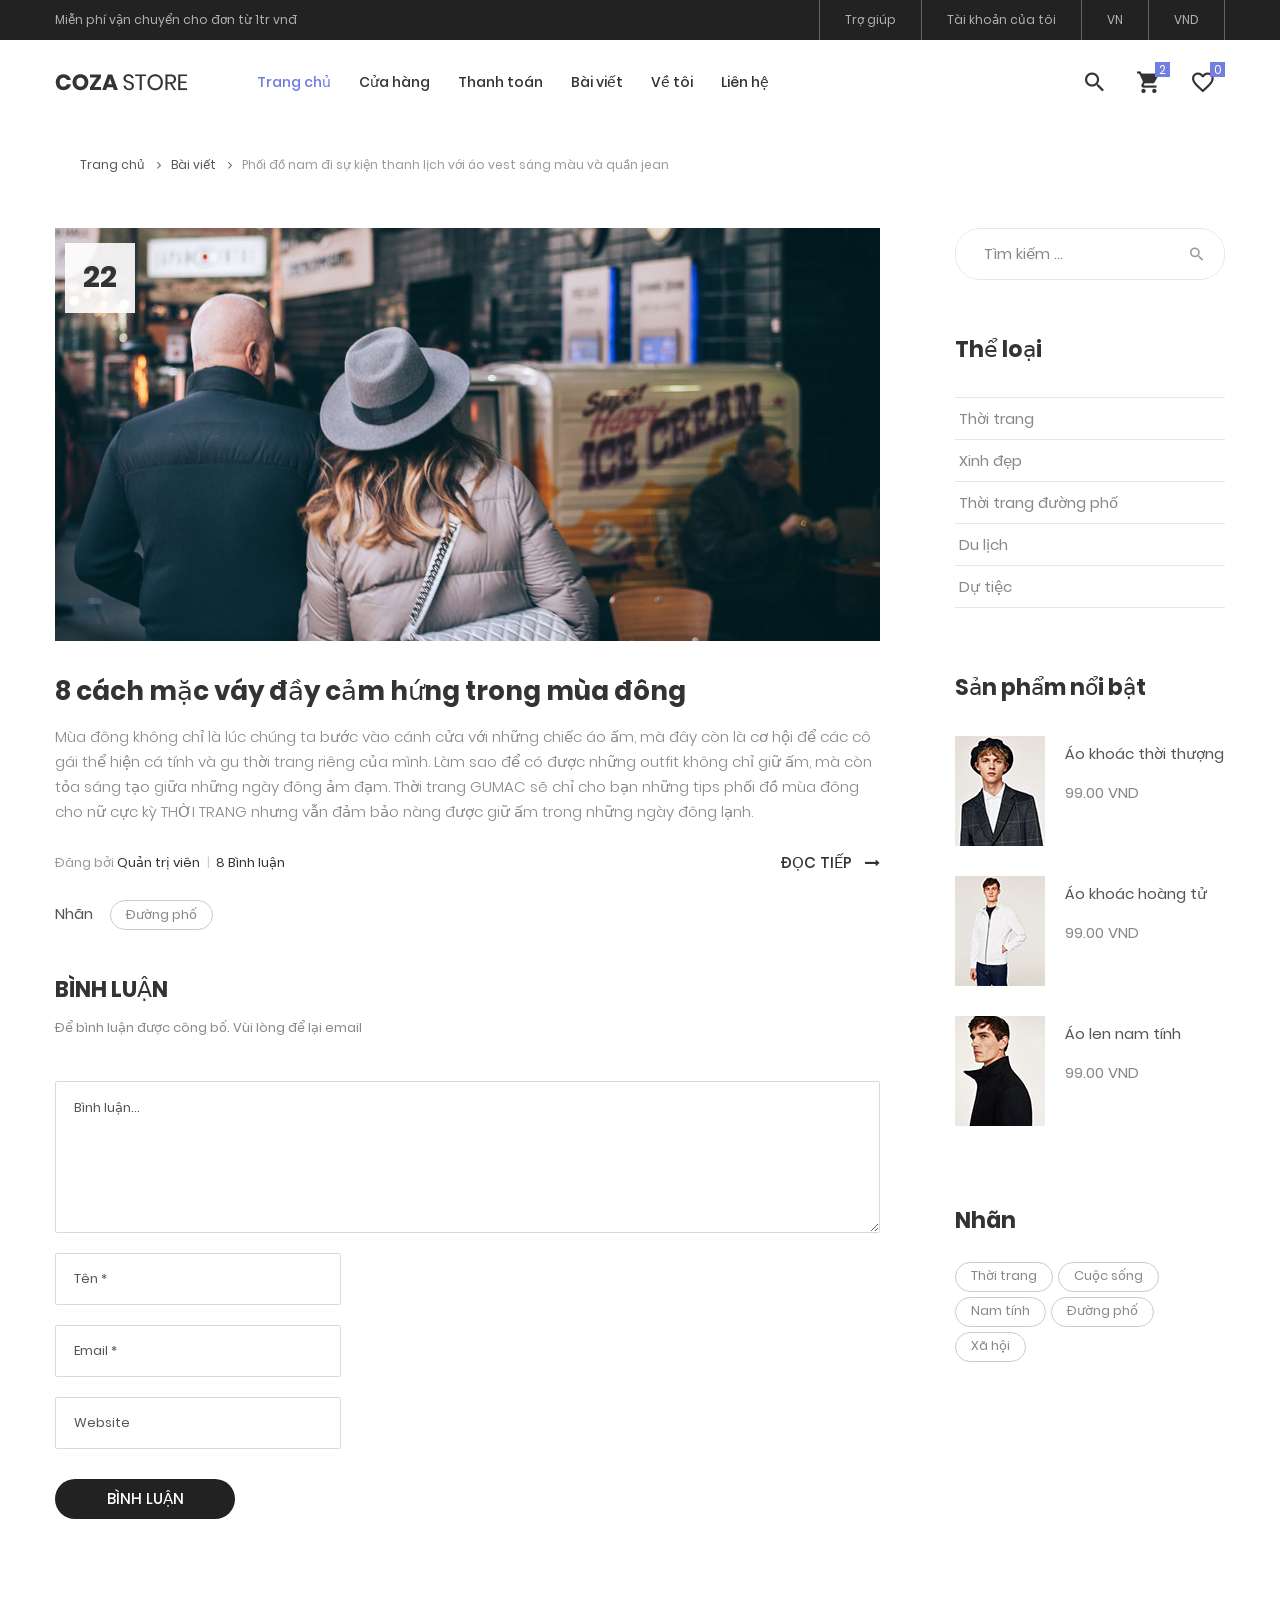
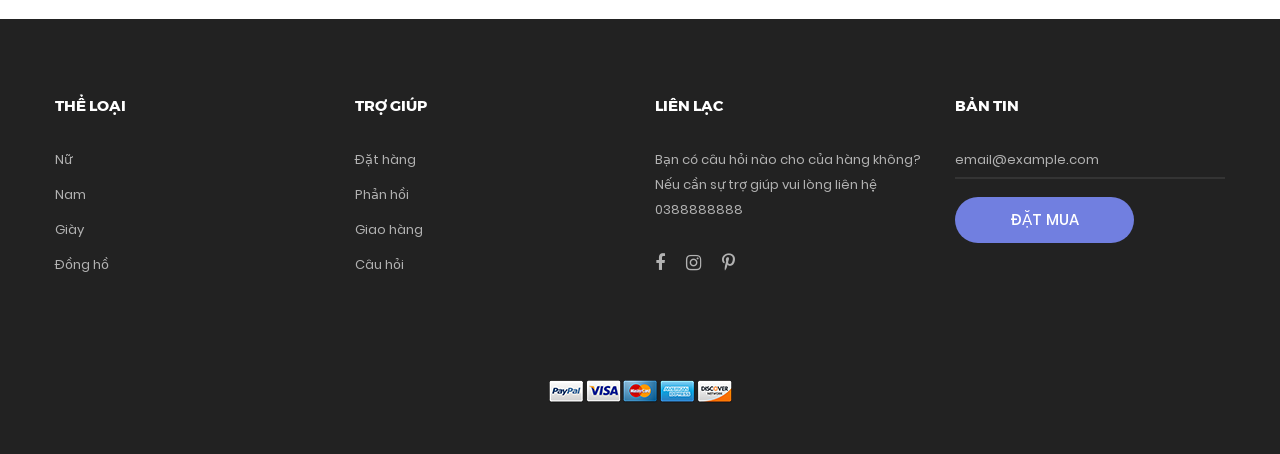
<file: blog-detail.html>
<!DOCTYPE html>
<html lang="en">
<head>
	<title>Blog Detail</title>
	<meta charset="UTF-8">
	<meta name="viewport" content="width=device-width, initial-scale=1">
<!--===============================================================================================-->	
	<link rel="icon" type="image/png" href="images/icons/favicon.png"/>
<!--===============================================================================================-->
	<link rel="stylesheet" type="text/css" href="vendor/bootstrap/css/bootstrap.min.css">
<!--===============================================================================================-->
	<link rel="stylesheet" type="text/css" href="fonts/font-awesome-4.7.0/css/font-awesome.min.css">
<!--===============================================================================================-->
	<link rel="stylesheet" type="text/css" href="fonts/iconic/css/material-design-iconic-font.min.css">
<!--===============================================================================================-->
	<link rel="stylesheet" type="text/css" href="fonts/linearicons-v1.0.0/icon-font.min.css">
<!--===============================================================================================-->
	<link rel="stylesheet" type="text/css" href="vendor/animate/animate.css">
<!--===============================================================================================-->	
	<link rel="stylesheet" type="text/css" href="vendor/css-hamburgers/hamburgers.min.css">
<!--===============================================================================================-->
	<link rel="stylesheet" type="text/css" href="vendor/animsition/css/animsition.min.css">
<!--===============================================================================================-->
	<link rel="stylesheet" type="text/css" href="vendor/select2/select2.min.css">
<!--===============================================================================================-->
	<link rel="stylesheet" type="text/css" href="vendor/perfect-scrollbar/perfect-scrollbar.css">
<!--===============================================================================================-->
	<link rel="stylesheet" type="text/css" href="css/util.css">
	<link rel="stylesheet" type="text/css" href="css/main.css">
<!--===============================================================================================-->
</head>
<body class="animsition">
	
	<!-- Header -->
	<header class="header-v4">
		<!-- Header desktop -->
		<div class="container-menu-desktop">
			<!-- Topbar -->
			<div class="top-bar">
				<div class="content-topbar flex-sb-m h-full container">
					<div class="left-top-bar">
						Miễn phí vận chuyển cho đơn từ 1tr vnđ
					</div>

					<div class="right-top-bar flex-w h-full">
						<a href="#" class="flex-c-m trans-04 p-lr-25">
							Trợ giúp
						</a>

						<a href="#" class="flex-c-m trans-04 p-lr-25">
							Tài khoản của tôi
						</a>

						<a href="#" class="flex-c-m trans-04 p-lr-25">
							VN
						</a>

						<a href="#" class="flex-c-m trans-04 p-lr-25">
							VND
						</a>
					</div>
				</div>
			</div>

			<div class="wrap-menu-desktop">
				<nav class="limiter-menu-desktop container">
					
					<!-- Logo desktop -->		
					<a href="#" class="logo">
						<img src="images/icons/logo-01.png" alt="IMG-LOGO">
					</a>

					<!-- Menu desktop -->
					<div class="menu-desktop">
						<ul class="main-menu">
							<li class="active-menu">
								<a href="index.html">Trang chủ</a>
								<ul class="sub-menu">
									<li><a href="index.html">Trang chủ 1</a></li>
									<li><a href="home-02.html">Trang chủ 2</a></li>
									<li><a href="home-03.html">Trang chủ 3</a></li>
								</ul>
							</li>

							<li>
								<a href="product.html">Cửa hàng</a>
							</li>

							<li class="label1" >
								<a href="shoping-cart.html">Thanh toán</a>
							</li>

							<li>
								<a href="blog.html">Bài viết</a>
							</li>

							<li>
								<a href="about.html">Về tôi</a>
							</li>

							<li>
								<a href="contact.html">Liên hệ</a>
							</li>
						</ul>
					</div>	

					<!-- Icon header -->
					<div class="wrap-icon-header flex-w flex-r-m">
						<div class="icon-header-item cl2 hov-cl1 trans-04 p-l-22 p-r-11 js-show-modal-search">
							<i class="zmdi zmdi-search"></i>
						</div>

						<div class="icon-header-item cl2 hov-cl1 trans-04 p-l-22 p-r-11 icon-header-noti js-show-cart" data-notify="2">
							<i class="zmdi zmdi-shopping-cart"></i>
						</div>

						<a href="#" class="dis-block icon-header-item cl2 hov-cl1 trans-04 p-l-22 p-r-11 icon-header-noti" data-notify="0">
							<i class="zmdi zmdi-favorite-outline"></i>
						</a>
					</div>
				</nav>
			</div>	
		</div>

		<!-- Header Mobile -->
		<div class="wrap-header-mobile">
			<!-- Logo moblie -->		
			<div class="logo-mobile">
				<a href="index.html"><img src="images/icons/logo-01.png" alt="IMG-LOGO"></a>
			</div>

			<!-- Icon header -->
			<div class="wrap-icon-header flex-w flex-r-m m-r-15">
				<div class="icon-header-item cl2 hov-cl1 trans-04 p-r-11 js-show-modal-search">
					<i class="zmdi zmdi-search"></i>
				</div>

				<div class="icon-header-item cl2 hov-cl1 trans-04 p-r-11 p-l-10 icon-header-noti js-show-cart" data-notify="2">
					<i class="zmdi zmdi-shopping-cart"></i>
				</div>

				<a href="#" class="dis-block icon-header-item cl2 hov-cl1 trans-04 p-r-11 p-l-10 icon-header-noti" data-notify="0">
					<i class="zmdi zmdi-favorite-outline"></i>
				</a>
			</div>

			<!-- Button show menu -->
			<div class="btn-show-menu-mobile hamburger hamburger--squeeze">
				<span class="hamburger-box">
					<span class="hamburger-inner"></span>
				</span>
			</div>
		</div>


		<!-- Menu Mobile -->
		<div class="menu-mobile">
			<ul class="topbar-mobile">
				<li>
					<div class="left-top-bar">
						Miễn phí vận chuyển cho đơn từ 1tr vnđ
					</div>
				</li>

				<li>
					<div class="right-top-bar flex-w h-full">
						<a href="#" class="flex-c-m p-lr-10 trans-04">
							Trợ giúp
						</a>

						<a href="#" class="flex-c-m p-lr-10 trans-04">
							Tài khoản của tôi
						</a>

						<a href="#" class="flex-c-m p-lr-10 trans-04">
							VN
						</a>

						<a href="#" class="flex-c-m p-lr-10 trans-04">
							VND
						</a>
					</div>
				</li>
			</ul>

			<ul class="main-menu-m">
				<li>
					<a href="index.html">Trang chủ</a>
					<ul class="sub-menu-m">
						<li><a href="index.html">Trang chủ 1</a></li>
						<li><a href="home-02.html">Trang chủ 2</a></li>
						<li><a href="home-03.html">Trang chủ 3</a></li>
					</ul>
					<span class="arrow-main-menu-m">
						<i class="fa fa-angle-right" aria-hidden="true"></i>
					</span>
				</li>

				<li>
					<a href="product.html">Của hàng</a>
				</li>

				<li>
					<a href="shoping-cart.html" class="label1 rs1" data-label1="hot">Đặc trưng</a>
				</li>

				<li>
					<a href="blog.html">Bài viết</a>
				</li>

				<li>
					<a href="about.html">Về chúng tôi</a>
				</li>

				<li>
					<a href="contact.html">Liên hệ</a>
				</li>
			</ul>
		</div>

		<!-- Modal Search -->
		<div class="modal-search-header flex-c-m trans-04 js-hide-modal-search">
			<div class="container-search-header">
				<button class="flex-c-m btn-hide-modal-search trans-04 js-hide-modal-search">
					<img src="images/icons/icon-close2.png" alt="CLOSE">
				</button>

				<form class="wrap-search-header flex-w p-l-15">
					<button class="flex-c-m trans-04">
						<i class="zmdi zmdi-search"></i>
					</button>
					<input class="plh3" type="text" name="search" placeholder="Tìm kiếm...">
				</form>
			</div>
		</div>
	</header>

	<!-- Cart -->
	<div class="wrap-header-cart js-panel-cart">
		<div class="s-full js-hide-cart"></div>

		<div class="header-cart flex-col-l p-l-65 p-r-25">
			<div class="header-cart-title flex-w flex-sb-m p-b-8">
				<span class="mtext-103 cl2">
					Your Cart
				</span>

				<div class="fs-35 lh-10 cl2 p-lr-5 pointer hov-cl1 trans-04 js-hide-cart">
					<i class="zmdi zmdi-close"></i>
				</div>
			</div>
			
			<div class="header-cart-content flex-w js-pscroll">
				<ul class="header-cart-wrapitem w-full">
					<li class="header-cart-item flex-w flex-t m-b-12">
						<div class="header-cart-item-img">
							<img src="images/item-cart-01.jpg" alt="IMG">
						</div>

						<div class="header-cart-item-txt p-t-8">
							<a href="#" class="header-cart-item-name m-b-18 hov-cl1 trans-04">
								Áo thun trắng
							</a>

							<span class="header-cart-item-info">
								1 x 19.00 VND
							</span>
						</div>
					</li>

					<li class="header-cart-item flex-w flex-t m-b-12">
						<div class="header-cart-item-img">
							<img src="images/item-cart-02.jpg" alt="IMG">
						</div>

						<div class="header-cart-item-txt p-t-8">
							<a href="#" class="header-cart-item-name m-b-18 hov-cl1 trans-04">
								Giày Converse
							</a>

							<span class="header-cart-item-info">
								1 x 29.00 VND
							</span>
						</div>
					</li>

					<li class="header-cart-item flex-w flex-t m-b-12">
						<div class="header-cart-item-img">
							<img src="images/item-cart-03.jpg" alt="IMG">
						</div>

						<div class="header-cart-item-txt p-t-8">
							<a href="#" class="header-cart-item-name m-b-18 hov-cl1 trans-04">
								Đồng hồ
							</a>

							<span class="header-cart-item-info">
								1 x 39.00 VND
							</span>
						</div>
					</li>
				</ul>
				
				<div class="w-full">
					<div class="header-cart-total w-full p-tb-40">
						Tổng tiền: 77.00 VND
					</div>

					<div class="header-cart-buttons flex-w w-full">
						<a href="shoping-cart.html" class="flex-c-m stext-101 cl0 size-107 bg3 bor2 hov-btn3 p-lr-15 trans-04 m-r-8 m-b-10">
							Xem giỏ hàng
						</a>

						<a href="shoping-cart.html" class="flex-c-m stext-101 cl0 size-107 bg3 bor2 hov-btn3 p-lr-15 trans-04 m-b-10">
							Thanh toán
						</a>
					</div>
				</div>
			</div>
		</div>
	</div>



	<!-- breadcrumb -->
	<div class="container">
		<div class="bread-crumb flex-w p-l-25 p-r-15 p-t-30 p-lr-0-lg">
			<a href="index.html" class="stext-109 cl8 hov-cl1 trans-04">
				Trang chủ
				<i class="fa fa-angle-right m-l-9 m-r-10" aria-hidden="true"></i>
			</a>

			<a href="blog.html" class="stext-109 cl8 hov-cl1 trans-04">
				Bài viết
				<i class="fa fa-angle-right m-l-9 m-r-10" aria-hidden="true"></i>
			</a>

			<span class="stext-109 cl4">
				Phối đồ nam đi sự kiện thanh lịch với áo vest sáng màu và quần jean
			</span>
		</div>
	</div>


	<!-- Content page -->
	<section class="bg0 p-t-52 p-b-20">
		<div class="container">
			<div class="row">
				<div class="col-md-8 col-lg-9 p-b-80">
					<div class="p-r-45 p-r-0-lg">
						<!--  -->
						<div class="wrap-pic-w how-pos5-parent">
							<img src="images/blog-04.jpg" alt="IMG-BLOG">

							<div class="flex-col-c-m size-123 bg9 how-pos5">
								<span class="ltext-107 cl2 txt-center">
									22
								</span>

							</div>
						</div>

						<div class="p-t-32">
							<h4 class="p-b-15">
								<a href="blog-detail.html" class="ltext-108 cl2 hov-cl1 trans-04">
									8 cách mặc váy đầy cảm hứng trong mùa đông
								</a>
							</h4>

							<p class="stext-117 cl6">
								Mùa đông không chỉ là lúc chúng ta bước vào cánh cửa với những chiếc áo ấm, mà đây còn là cơ hội để các cô gái thể hiện cá tính và gu thời trang riêng của mình. Làm sao để có được những outfit không chỉ giữ ấm, mà còn tỏa sáng tạo giữa những ngày đông ảm đạm. Thời trang GUMAC sẽ chỉ cho bạn những tips phối đồ mùa đông cho nữ cực kỳ THỜI TRANG nhưng vẫn đảm bảo nàng được giữ ấm trong những ngày đông lạnh.							 	</p>

							<div class="flex-w flex-sb-m p-t-18">
								<span class="flex-w flex-m stext-111 cl2 p-r-30 m-tb-10">
									<span>
										<span class="cl4">Đăng bởi</span> Quản trị viên  
										<span class="cl12 m-l-4 m-r-6">|</span>
									</span>



									<span>
										8 Bình luận
									</span>
								</span>

								<a href="blog-detail.html" class="stext-101 cl2 hov-cl1 trans-04 m-tb-10">
									Đọc tiếp

									<i class="fa fa-long-arrow-right m-l-9"></i>
								</a>
							</div>
						</div>

						<div class="flex-w flex-t p-t-16">
							<span class="size-216 stext-116 cl8 p-t-4">
								Nhãn
							</span>

							<div class="flex-w size-217">
								<a href="#" class="flex-c-m stext-107 cl6 size-301 bor7 p-lr-15 hov-tag1 trans-04 m-r-5 m-b-5">
									Đường phố
								</a>

						
							</div>
						</div>

						<!--  -->
						<div class="p-t-40">
							<h5 class="mtext-113 cl2 p-b-12">
								Bình luận
							</h5>

							<p class="stext-107 cl6 p-b-40">
								Để bình luận được công bố. Vùi lòng để lại email
							</p>

							<form>
								<div class="bor19 m-b-20">
									<textarea class="stext-111 cl2 plh3 size-124 p-lr-18 p-tb-15" name="cmt" placeholder="Bình luận..."></textarea>
								</div>

								<div class="bor19 size-218 m-b-20">
									<input class="stext-111 cl2 plh3 size-116 p-lr-18" type="text" name="name" placeholder="Tên *">
								</div>

								<div class="bor19 size-218 m-b-20">
									<input class="stext-111 cl2 plh3 size-116 p-lr-18" type="text" name="email" placeholder="Email *">
								</div>

								<div class="bor19 size-218 m-b-30">
									<input class="stext-111 cl2 plh3 size-116 p-lr-18" type="text" name="web" placeholder="Website">
								</div>

								<button class="flex-c-m stext-101 cl0 size-125 bg3 bor2 hov-btn3 p-lr-15 trans-04">
									Bình luận
								</button>
							</form>
						</div>
					</div>
				</div>

				<div class="col-md-4 col-lg-3 p-b-80">
					<div class="side-menu">
						<div class="bor17 of-hidden pos-relative">
							<input class="stext-103 cl2 plh4 size-116 p-l-28 p-r-55" type="text" name="search" placeholder="Tìm kiếm ...">

							<button class="flex-c-m size-122 ab-t-r fs-18 cl4 hov-cl1 trans-04">
								<i class="zmdi zmdi-search"></i>
							</button>
						</div>

						<div class="p-t-55">
							<h4 class="mtext-112 cl2 p-b-33">
								Thể loại
							</h4>

							<ul>
								<li class="bor18">
									<a href="#" class="dis-block stext-115 cl6 hov-cl1 trans-04 p-tb-8 p-lr-4">
										Thời trang
									</a>
								</li>

								<li class="bor18">
									<a href="#" class="dis-block stext-115 cl6 hov-cl1 trans-04 p-tb-8 p-lr-4">
										Xinh đẹp
									</a>
								</li>

								<li class="bor18">
									<a href="#" class="dis-block stext-115 cl6 hov-cl1 trans-04 p-tb-8 p-lr-4">
										Thời trang đường phố
									</a>
								</li>

								<li class="bor18">
									<a href="#" class="dis-block stext-115 cl6 hov-cl1 trans-04 p-tb-8 p-lr-4">
										Du lịch
									</a>
								</li>

								<li class="bor18">
									<a href="#" class="dis-block stext-115 cl6 hov-cl1 trans-04 p-tb-8 p-lr-4">
									Dự tiệc
									</a>
								</li>
							</ul>
						</div>

						<div class="p-t-65">
							<h4 class="mtext-112 cl2 p-b-33">
								Sản phẩm nổi bật
							</h4>

							<ul>
								<li class="flex-w flex-t p-b-30">
									<a href="#" class="wrao-pic-w size-214 hov-ovelay1 m-r-20">
										<img src="images/product-min-01.jpg" alt="PRODUCT">
									</a>

									<div class="size-215 flex-col-t p-t-8">
										<a href="#" class="stext-116 cl8 hov-cl1 trans-04">
											Áo khoác thời thượng
										</a>

										<span class="stext-116 cl6 p-t-20">
											99.00 VND
										</span>
									</div>
								</li>

								<li class="flex-w flex-t p-b-30">
									<a href="#" class="wrao-pic-w size-214 hov-ovelay1 m-r-20">
										<img src="images/product-min-02.jpg" alt="PRODUCT">
									</a>

									<div class="size-215 flex-col-t p-t-8">
										<a href="#" class="stext-116 cl8 hov-cl1 trans-04">
											Áo khoác hoàng tử
										</a>

										<span class="stext-116 cl6 p-t-20">
											99.00 VND
										</span>
									</div>
								</li>

								<li class="flex-w flex-t p-b-30">
									<a href="#" class="wrao-pic-w size-214 hov-ovelay1 m-r-20">
										<img src="images/product-min-03.jpg" alt="PRODUCT">
									</a>

									<div class="size-215 flex-col-t p-t-8">
										<a href="#" class="stext-116 cl8 hov-cl1 trans-04">
											Áo len nam tính
										</a>

										<span class="stext-116 cl6 p-t-20">
											99.00 VND
										</span>
									</div>
								</li>
							</ul>
						</div>


						<div class="p-t-50">
							<h4 class="mtext-112 cl2 p-b-27">
								Nhãn
							</h4>

							<div class="flex-w m-r--5">
								<a href="#" class="flex-c-m stext-107 cl6 size-301 bor7 p-lr-15 hov-tag1 trans-04 m-r-5 m-b-5">
									Thời trang
								</a>

								<a href="#" class="flex-c-m stext-107 cl6 size-301 bor7 p-lr-15 hov-tag1 trans-04 m-r-5 m-b-5">
									Cuộc sống
								</a>

								<a href="#" class="flex-c-m stext-107 cl6 size-301 bor7 p-lr-15 hov-tag1 trans-04 m-r-5 m-b-5">
									Nam tính
								</a>

								<a href="#" class="flex-c-m stext-107 cl6 size-301 bor7 p-lr-15 hov-tag1 trans-04 m-r-5 m-b-5">
									Đường phố
								</a>

								<a href="#" class="flex-c-m stext-107 cl6 size-301 bor7 p-lr-15 hov-tag1 trans-04 m-r-5 m-b-5">
									Xã hội
								</a>
							</div>
						</div>
					</div>
				</div>
			</div>
		</div>
	</section>	
	
		

	<!-- Footer -->
	<footer class="bg3 p-t-75 p-b-32">
		<div class="container">
			<div class="row">
				<div class="col-sm-6 col-lg-3 p-b-50">
					<h4 class="stext-301 cl0 p-b-30">
						Thể loại
					</h4>

					<ul>
						<li class="p-b-10">
							<a href="#" class="stext-107 cl7 hov-cl1 trans-04">
								Nữ
							</a>
						</li>

						<li class="p-b-10">
							<a href="#" class="stext-107 cl7 hov-cl1 trans-04">
								Nam
							</a>
						</li>

						<li class="p-b-10">
							<a href="#" class="stext-107 cl7 hov-cl1 trans-04">
								Giày
							</a>
						</li>

						<li class="p-b-10">
							<a href="#" class="stext-107 cl7 hov-cl1 trans-04">
								Đồng hồ
							</a>
						</li>
					</ul>
				</div>

				<div class="col-sm-6 col-lg-3 p-b-50">
					<h4 class="stext-301 cl0 p-b-30">
						Trợ giúp
					</h4>

					<ul>
						<li class="p-b-10">
							<a href="#" class="stext-107 cl7 hov-cl1 trans-04">
								Đặt hàng
							</a>
						</li>

						<li class="p-b-10">
							<a href="#" class="stext-107 cl7 hov-cl1 trans-04">
								Phản hồi 
							</a>
						</li>

						<li class="p-b-10">
							<a href="#" class="stext-107 cl7 hov-cl1 trans-04">
								Giao hàng
							</a>
						</li>

						<li class="p-b-10">
							<a href="#" class="stext-107 cl7 hov-cl1 trans-04">
								Câu hỏi
							</a>
						</li>
					</ul>
				</div>

				<div class="col-sm-6 col-lg-3 p-b-50">
					<h4 class="stext-301 cl0 p-b-30">
						Liên lạc
					</h4>

					<p class="stext-107 cl7 size-201">
						Bạn có câu hỏi nào cho của hàng không? Nếu cần sự trợ giúp vui lòng liên hệ 0388888888
					</p>

					<div class="p-t-27">
						<a href="#" class="fs-18 cl7 hov-cl1 trans-04 m-r-16">
							<i class="fa fa-facebook"></i>
						</a>

						<a href="#" class="fs-18 cl7 hov-cl1 trans-04 m-r-16">
							<i class="fa fa-instagram"></i>
						</a>

						<a href="#" class="fs-18 cl7 hov-cl1 trans-04 m-r-16">
							<i class="fa fa-pinterest-p"></i>
						</a>
					</div>
				</div>

				<div class="col-sm-6 col-lg-3 p-b-50">
					<h4 class="stext-301 cl0 p-b-30">
						Bản tin
					</h4>

					<form>
						<div class="wrap-input1 w-full p-b-4">
							<input class="input1 bg-none plh1 stext-107 cl7" type="text" name="email" placeholder="email@example.com">
							<div class="focus-input1 trans-04"></div>
						</div>

						<div class="p-t-18">
							<button class="flex-c-m stext-101 cl0 size-103 bg1 bor1 hov-btn2 p-lr-15 trans-04">
								Đặt mua
							</button>
						</div>
					</form>
				</div>
			</div>

			<div class="p-t-40">
				<div class="flex-c-m flex-w p-b-18">
					<a href="#" class="m-all-1">
						<img src="images/icons/icon-pay-01.png" alt="ICON-PAY">
					</a>

					<a href="#" class="m-all-1">
						<img src="images/icons/icon-pay-02.png" alt="ICON-PAY">
					</a>

					<a href="#" class="m-all-1">
						<img src="images/icons/icon-pay-03.png" alt="ICON-PAY">
					</a>

					<a href="#" class="m-all-1">
						<img src="images/icons/icon-pay-04.png" alt="ICON-PAY">
					</a>

					<a href="#" class="m-all-1">
						<img src="images/icons/icon-pay-05.png" alt="ICON-PAY">
					</a>
				</div>


			</div>
		</div>
	</footer>



	<!-- Back to top -->
	<div class="btn-back-to-top" id="myBtn">
		<span class="symbol-btn-back-to-top">
			<i class="zmdi zmdi-chevron-up"></i>
		</span>
	</div>

<!--===============================================================================================-->	
	<script src="vendor/jquery/jquery-3.2.1.min.js"></script>
<!--===============================================================================================-->
	<script src="vendor/animsition/js/animsition.min.js"></script>
<!--===============================================================================================-->
	<script src="vendor/bootstrap/js/popper.js"></script>
	<script src="vendor/bootstrap/js/bootstrap.min.js"></script>
<!--===============================================================================================-->
	<script src="vendor/select2/select2.min.js"></script>
	<script>
		$(".js-select2").each(function(){
			$(this).select2({
				minimumResultsForSearch: 20,
				dropdownParent: $(this).next('.dropDownSelect2')
			});
		})
	</script>
<!--===============================================================================================-->
	<script src="vendor/MagnificPopup/jquery.magnific-popup.min.js"></script>
<!--===============================================================================================-->
	<script src="vendor/perfect-scrollbar/perfect-scrollbar.min.js"></script>
	<script>
		$('.js-pscroll').each(function(){
			$(this).css('position','relative');
			$(this).css('overflow','hidden');
			var ps = new PerfectScrollbar(this, {
				wheelSpeed: 1,
				scrollingThreshold: 1000,
				wheelPropagation: false,
			});

			$(window).on('resize', function(){
				ps.update();
			})
		});
	</script>
<!--===============================================================================================-->
	<script src="js/main.js"></script>

</body>
</html>
</file>
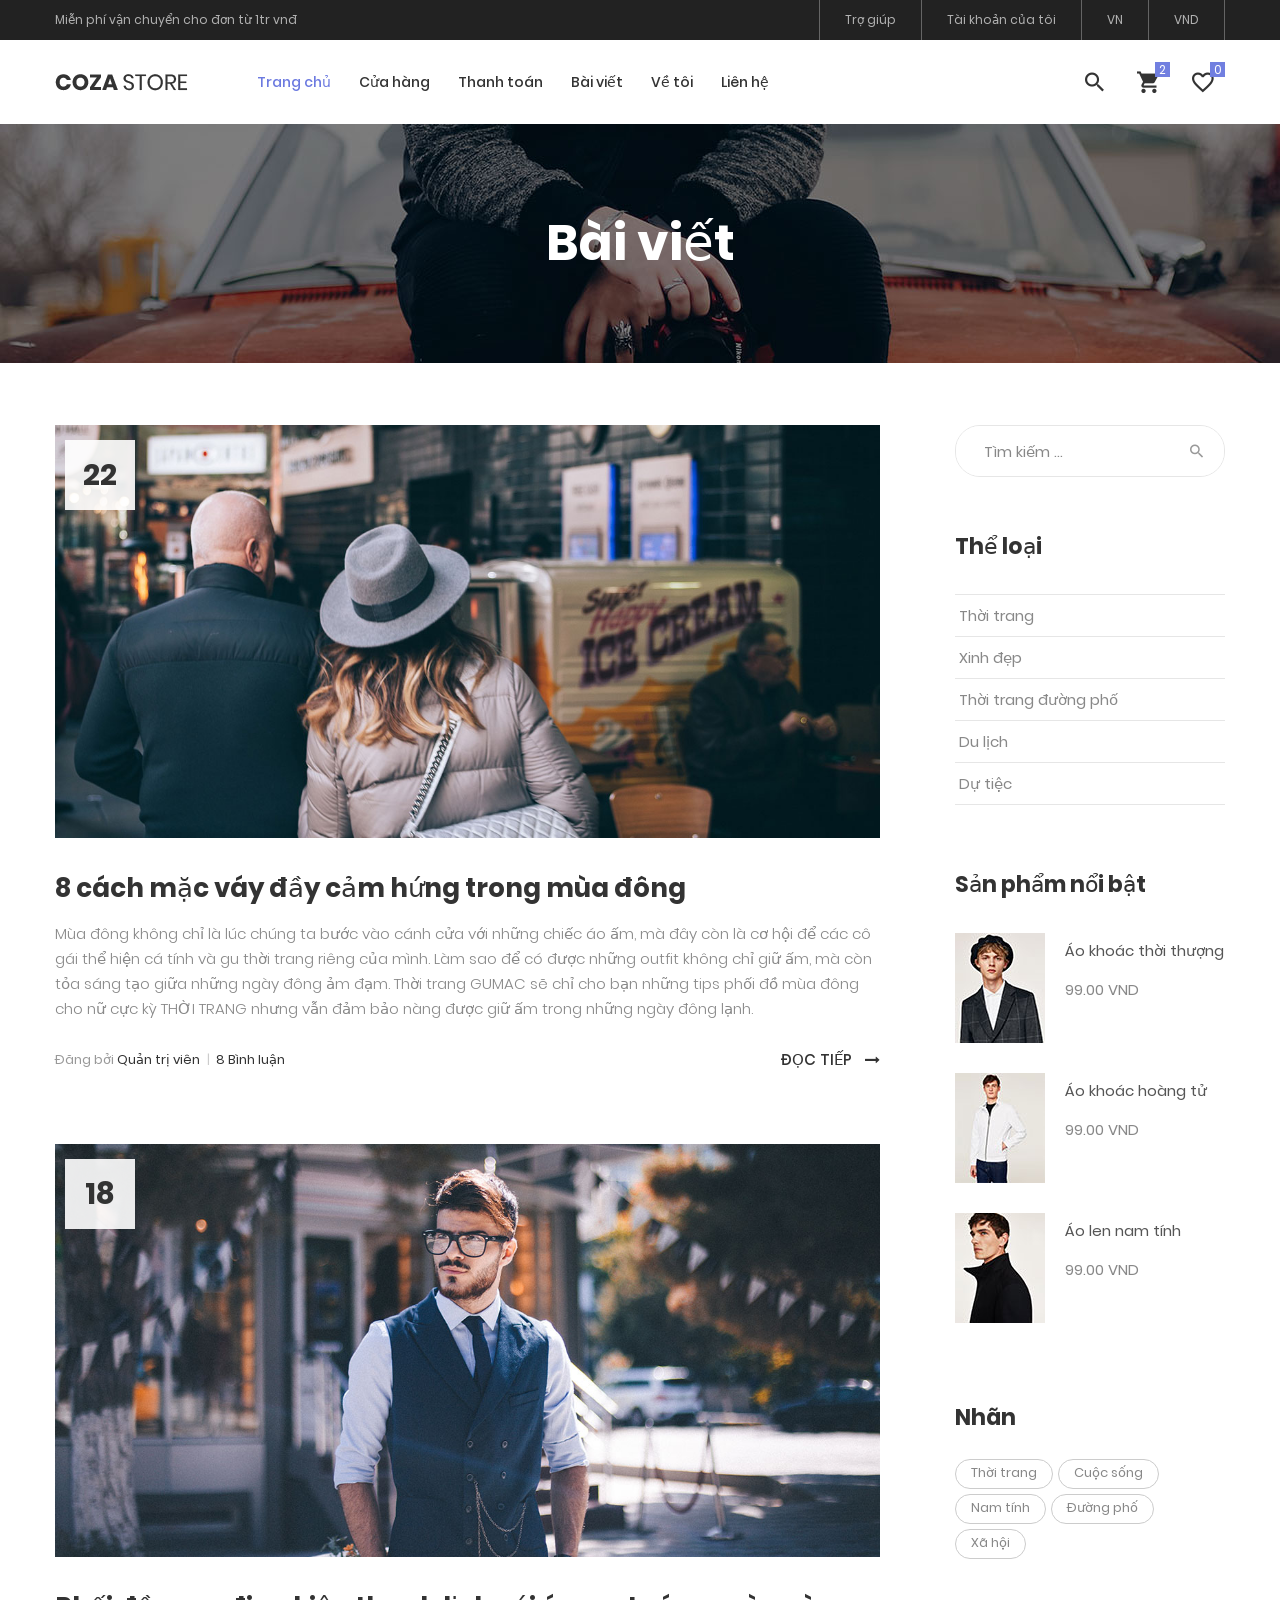
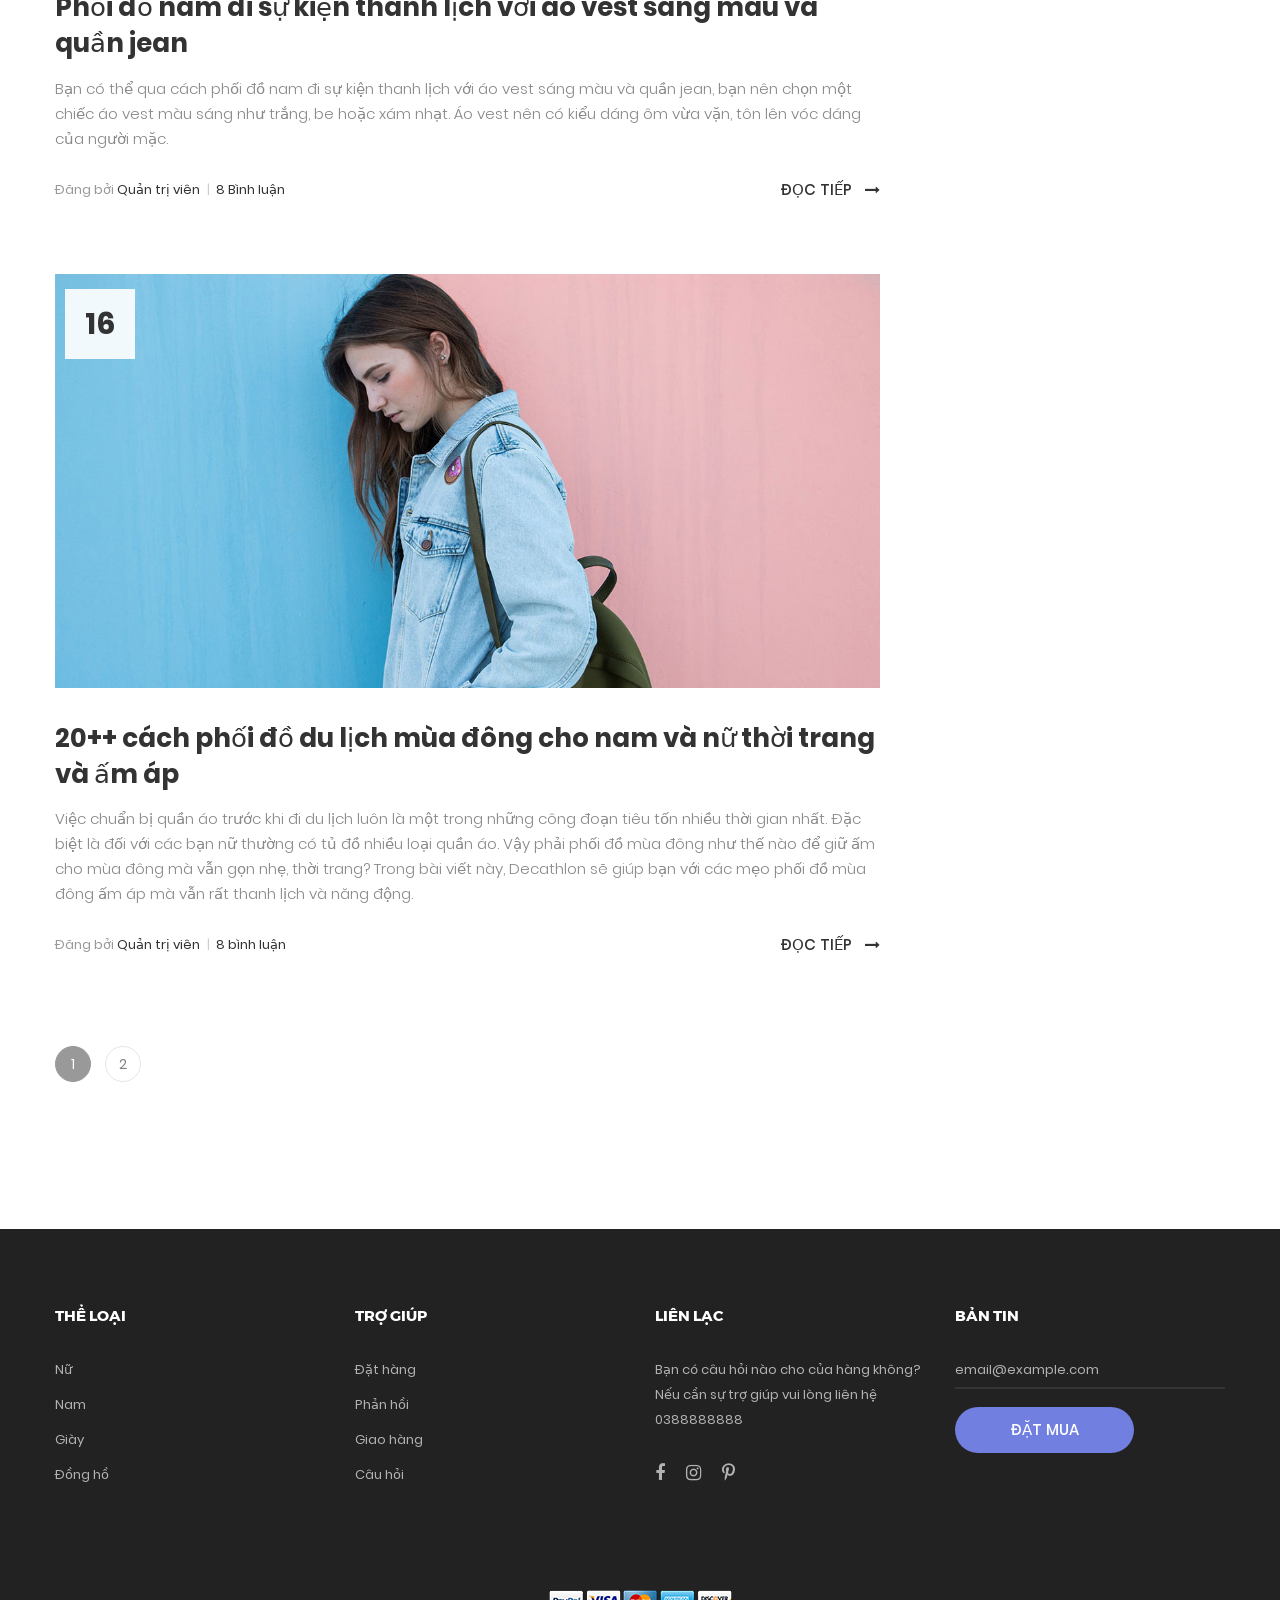
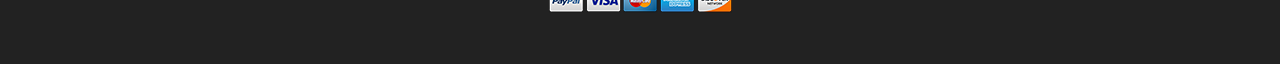
<file: blog.html>
<!DOCTYPE html>
<html lang="en">
<head>
	<title>Blog</title>
	<meta charset="UTF-8">
	<meta name="viewport" content="width=device-width, initial-scale=1">
<!--===============================================================================================-->	
	<link rel="icon" type="image/png" href="images/icons/favicon.png"/>
<!--===============================================================================================-->
	<link rel="stylesheet" type="text/css" href="vendor/bootstrap/css/bootstrap.min.css">
<!--===============================================================================================-->
	<link rel="stylesheet" type="text/css" href="fonts/font-awesome-4.7.0/css/font-awesome.min.css">
<!--===============================================================================================-->
	<link rel="stylesheet" type="text/css" href="fonts/iconic/css/material-design-iconic-font.min.css">
<!--===============================================================================================-->
	<link rel="stylesheet" type="text/css" href="fonts/linearicons-v1.0.0/icon-font.min.css">
<!--===============================================================================================-->
	<link rel="stylesheet" type="text/css" href="vendor/animate/animate.css">
<!--===============================================================================================-->	
	<link rel="stylesheet" type="text/css" href="vendor/css-hamburgers/hamburgers.min.css">
<!--===============================================================================================-->
	<link rel="stylesheet" type="text/css" href="vendor/animsition/css/animsition.min.css">
<!--===============================================================================================-->
	<link rel="stylesheet" type="text/css" href="vendor/select2/select2.min.css">
<!--===============================================================================================-->
	<link rel="stylesheet" type="text/css" href="vendor/perfect-scrollbar/perfect-scrollbar.css">
<!--===============================================================================================-->
	<link rel="stylesheet" type="text/css" href="css/util.css">
	<link rel="stylesheet" type="text/css" href="css/main.css">
<!--===============================================================================================-->
</head>
<body class="animsition">
	
	
	<!-- Header -->
	<header class="header-v4">
		<!-- Header desktop -->
		<div class="container-menu-desktop">
			<!-- Topbar -->
			<div class="top-bar">
				<div class="content-topbar flex-sb-m h-full container">
					<div class="left-top-bar">
						Miễn phí vận chuyển cho đơn từ 1tr vnđ
					</div>

					<div class="right-top-bar flex-w h-full">
						<a href="#" class="flex-c-m trans-04 p-lr-25">
							Trợ giúp
						</a>

						<a href="#" class="flex-c-m trans-04 p-lr-25">
							Tài khoản của tôi
						</a>

						<a href="#" class="flex-c-m trans-04 p-lr-25">
							VN
						</a>

						<a href="#" class="flex-c-m trans-04 p-lr-25">
							VND
						</a>
					</div>
				</div>
			</div>

			<div class="wrap-menu-desktop">
				<nav class="limiter-menu-desktop container">
					
					<!-- Logo desktop -->		
					<a href="#" class="logo">
						<img src="images/icons/logo-01.png" alt="IMG-LOGO">
					</a>

					<!-- Menu desktop -->
					<div class="menu-desktop">
						<ul class="main-menu">
							<li class="active-menu">
								<a href="index.html">Trang chủ</a>
								<ul class="sub-menu">
									<li><a href="index.html">Trang chủ 1</a></li>
									<li><a href="home-02.html">Trang chủ 2</a></li>
									<li><a href="home-03.html">Trang chủ 3</a></li>
								</ul>
							</li>

							<li>
								<a href="product.html">Cửa hàng</a>
							</li>

							<li class="label1" >
								<a href="shoping-cart.html">Thanh toán</a>
							</li>

							<li>
								<a href="blog.html">Bài viết</a>
							</li>

							<li>
								<a href="about.html">Về tôi</a>
							</li>

							<li>
								<a href="contact.html">Liên hệ</a>
							</li>
						</ul>
					</div>	

					<!-- Icon header -->
					<div class="wrap-icon-header flex-w flex-r-m">
						<div class="icon-header-item cl2 hov-cl1 trans-04 p-l-22 p-r-11 js-show-modal-search">
							<i class="zmdi zmdi-search"></i>
						</div>

						<div class="icon-header-item cl2 hov-cl1 trans-04 p-l-22 p-r-11 icon-header-noti js-show-cart" data-notify="2">
							<i class="zmdi zmdi-shopping-cart"></i>
						</div>

						<a href="#" class="dis-block icon-header-item cl2 hov-cl1 trans-04 p-l-22 p-r-11 icon-header-noti" data-notify="0">
							<i class="zmdi zmdi-favorite-outline"></i>
						</a>
					</div>
				</nav>
			</div>	
		</div>

		<!-- Header Mobile -->
		<div class="wrap-header-mobile">
			<!-- Logo moblie -->		
			<div class="logo-mobile">
				<a href="index.html"><img src="images/icons/logo-01.png" alt="IMG-LOGO"></a>
			</div>

			<!-- Icon header -->
			<div class="wrap-icon-header flex-w flex-r-m m-r-15">
				<div class="icon-header-item cl2 hov-cl1 trans-04 p-r-11 js-show-modal-search">
					<i class="zmdi zmdi-search"></i>
				</div>

				<div class="icon-header-item cl2 hov-cl1 trans-04 p-r-11 p-l-10 icon-header-noti js-show-cart" data-notify="2">
					<i class="zmdi zmdi-shopping-cart"></i>
				</div>

				<a href="#" class="dis-block icon-header-item cl2 hov-cl1 trans-04 p-r-11 p-l-10 icon-header-noti" data-notify="0">
					<i class="zmdi zmdi-favorite-outline"></i>
				</a>
			</div>

			<!-- Button show menu -->
			<div class="btn-show-menu-mobile hamburger hamburger--squeeze">
				<span class="hamburger-box">
					<span class="hamburger-inner"></span>
				</span>
			</div>
		</div>


		<!-- Menu Mobile -->
		<div class="menu-mobile">
			<ul class="topbar-mobile">
				<li>
					<div class="left-top-bar">
						Miễn phí vận chuyển cho đơn từ 1tr vnđ
					</div>
				</li>

				<li>
					<div class="right-top-bar flex-w h-full">
						<a href="#" class="flex-c-m p-lr-10 trans-04">
							Trợ giúp
						</a>

						<a href="#" class="flex-c-m p-lr-10 trans-04">
							Tài khoản của tôi
						</a>

						<a href="#" class="flex-c-m p-lr-10 trans-04">
							VN
						</a>

						<a href="#" class="flex-c-m p-lr-10 trans-04">
							VND
						</a>
					</div>
				</li>
			</ul>

			<ul class="main-menu-m">
				<li>
					<a href="index.html">Trang chủ</a>
					<ul class="sub-menu-m">
						<li><a href="index.html">Trang chủ 1</a></li>
						<li><a href="home-02.html">Trang chủ 2</a></li>
						<li><a href="home-03.html">Trang chủ 3</a></li>
					</ul>
					<span class="arrow-main-menu-m">
						<i class="fa fa-angle-right" aria-hidden="true"></i>
					</span>
				</li>

				<li>
					<a href="product.html">Của hàng</a>
				</li>

				<li>
					<a href="shoping-cart.html" class="label1 rs1" data-label1="hot">Đặc trưng</a>
				</li>

				<li>
					<a href="blog.html">Bài viết</a>
				</li>

				<li>
					<a href="about.html">Về chúng tôi</a>
				</li>

				<li>
					<a href="contact.html">Liên hệ</a>
				</li>
			</ul>
		</div>

		<!-- Modal Search -->
		<div class="modal-search-header flex-c-m trans-04 js-hide-modal-search">
			<div class="container-search-header">
				<button class="flex-c-m btn-hide-modal-search trans-04 js-hide-modal-search">
					<img src="images/icons/icon-close2.png" alt="CLOSE">
				</button>

				<form class="wrap-search-header flex-w p-l-15">
					<button class="flex-c-m trans-04">
						<i class="zmdi zmdi-search"></i>
					</button>
					<input class="plh3" type="text" name="search" placeholder="Tìm kiếm...">
				</form>
			</div>
		</div>
	</header>

	<!-- Cart -->
	<div class="wrap-header-cart js-panel-cart">
		<div class="s-full js-hide-cart"></div>

		<div class="header-cart flex-col-l p-l-65 p-r-25">
			<div class="header-cart-title flex-w flex-sb-m p-b-8">
				<span class="mtext-103 cl2">
					Your Cart
				</span>

				<div class="fs-35 lh-10 cl2 p-lr-5 pointer hov-cl1 trans-04 js-hide-cart">
					<i class="zmdi zmdi-close"></i>
				</div>
			</div>
			
			<div class="header-cart-content flex-w js-pscroll">
				<ul class="header-cart-wrapitem w-full">
					<li class="header-cart-item flex-w flex-t m-b-12">
						<div class="header-cart-item-img">
							<img src="images/item-cart-01.jpg" alt="IMG">
						</div>

						<div class="header-cart-item-txt p-t-8">
							<a href="#" class="header-cart-item-name m-b-18 hov-cl1 trans-04">
								Áo thun trắng
							</a>

							<span class="header-cart-item-info">
								1 x 19.00 VND
							</span>
						</div>
					</li>

					<li class="header-cart-item flex-w flex-t m-b-12">
						<div class="header-cart-item-img">
							<img src="images/item-cart-02.jpg" alt="IMG">
						</div>

						<div class="header-cart-item-txt p-t-8">
							<a href="#" class="header-cart-item-name m-b-18 hov-cl1 trans-04">
								Giày Converse
							</a>

							<span class="header-cart-item-info">
								1 x 29.00 VND
							</span>
						</div>
					</li>

					<li class="header-cart-item flex-w flex-t m-b-12">
						<div class="header-cart-item-img">
							<img src="images/item-cart-03.jpg" alt="IMG">
						</div>

						<div class="header-cart-item-txt p-t-8">
							<a href="#" class="header-cart-item-name m-b-18 hov-cl1 trans-04">
								Đồng hồ
							</a>

							<span class="header-cart-item-info">
								1 x 39.00 VND
							</span>
						</div>
					</li>
				</ul>
				
				<div class="w-full">
					<div class="header-cart-total w-full p-tb-40">
						Tổng tiền: 77.00 VND
					</div>

					<div class="header-cart-buttons flex-w w-full">
						<a href="shoping-cart.html" class="flex-c-m stext-101 cl0 size-107 bg3 bor2 hov-btn3 p-lr-15 trans-04 m-r-8 m-b-10">
							Xem giỏ hàng
						</a>

						<a href="shoping-cart.html" class="flex-c-m stext-101 cl0 size-107 bg3 bor2 hov-btn3 p-lr-15 trans-04 m-b-10">
							Thanh toán
						</a>
					</div>
				</div>
			</div>
		</div>
	</div>

	<!-- Title page -->
	<section class="bg-img1 txt-center p-lr-15 p-tb-92" style="background-image: url('images/bg-02.jpg');">
		<h2 class="ltext-105 cl0 txt-center">
			Bài viết
		</h2>
	</section>	


	<!-- Content page -->
	<section class="bg0 p-t-62 p-b-60">
		<div class="container">
			<div class="row">
				<div class="col-md-8 col-lg-9 p-b-80">
					<div class="p-r-45 p-r-0-lg">
						<!-- item blog -->
						<div class="p-b-63">
							<a href="blog-detail.html" class="hov-img0 how-pos5-parent">
								<img src="images/blog-04.jpg" alt="IMG-BLOG">

								<div class="flex-col-c-m size-123 bg9 how-pos5">
									<span class="ltext-107 cl2 txt-center">
										22
									</span>

									<span class="stext-109 cl3 txt-center">
							
									</span>
								</div>
							</a>

							<div class="p-t-32">
								<h4 class="p-b-15">
									<a href="blog-detail.html" class="ltext-108 cl2 hov-cl1 trans-04">
										8 cách mặc váy đầy cảm hứng trong mùa đông
									</a>
								</h4>

								<p class="stext-117 cl6">
									Mùa đông không chỉ là lúc chúng ta bước vào cánh cửa với những chiếc áo ấm, mà đây còn là cơ hội để các cô gái thể hiện cá tính và gu thời trang riêng của mình. Làm sao để có được những outfit không chỉ giữ ấm, mà còn tỏa sáng tạo giữa những ngày đông ảm đạm. Thời trang GUMAC sẽ chỉ cho bạn những tips phối đồ mùa đông cho nữ cực kỳ THỜI TRANG nhưng vẫn đảm bảo nàng được giữ ấm trong những ngày đông lạnh.							 	</p>

								<div class="flex-w flex-sb-m p-t-18">
									<span class="flex-w flex-m stext-111 cl2 p-r-30 m-tb-10">
										<span>
											<span class="cl4">Đăng bởi</span> Quản trị viên  
											<span class="cl12 m-l-4 m-r-6">|</span>
										</span>



										<span>
											8 Bình luận
										</span>
									</span>

									<a href="blog-detail.html" class="stext-101 cl2 hov-cl1 trans-04 m-tb-10">
										Đọc tiếp

										<i class="fa fa-long-arrow-right m-l-9"></i>
									</a>
								</div>
							</div>
						</div>

						<!-- item blog -->
						<div class="p-b-63">
							<a href="blog-detail.html" class="hov-img0 how-pos5-parent">
								<img src="images/blog-05.jpg" alt="IMG-BLOG">

								<div class="flex-col-c-m size-123 bg9 how-pos5">
									<span class="ltext-107 cl2 txt-center">
										18
									</span>


								</div>
							</a>

							<div class="p-t-32">
								<h4 class="p-b-15">
									<a href="blog-detail.html" class="ltext-108 cl2 hov-cl1 trans-04">
										Phối đồ nam đi sự kiện thanh lịch với áo vest sáng màu và quần jean									</a>
								</h4>

								<p class="stext-117 cl6">
									Bạn có thể qua cách phối đồ nam đi sự kiện thanh lịch với áo vest sáng màu và quần jean, bạn nên chọn một chiếc áo vest màu sáng như trắng, be hoặc xám nhạt. Áo vest nên có kiểu dáng ôm vừa vặn, tôn lên vóc dáng của người mặc.								</p>

								<div class="flex-w flex-sb-m p-t-18">
									<span class="flex-w flex-m stext-111 cl2 p-r-30 m-tb-10">
										<span>
											<span class="cl4">Đăng bởi</span> Quản trị viên  
											<span class="cl12 m-l-4 m-r-6">|</span>
										</span>

										

										<span>
											8 Bình luận
										</span>
									</span>

									<a href="blog-detail.html" class="stext-101 cl2 hov-cl1 trans-04 m-tb-10">
										Đọc tiếp

										<i class="fa fa-long-arrow-right m-l-9"></i>
									</a>
								</div>
							</div>
						</div>

						<!-- item blog -->
						<div class="p-b-63">
							<a href="blog-detail.html" class="hov-img0 how-pos5-parent">
								<img src="images/blog-06.jpg" alt="IMG-BLOG">

								<div class="flex-col-c-m size-123 bg9 how-pos5">
									<span class="ltext-107 cl2 txt-center">
										16
									</span>

								
								</div>
							</a>

							<div class="p-t-32">
								<h4 class="p-b-15">
									<a href="blog-detail.html" class="ltext-108 cl2 hov-cl1 trans-04">
										20++ cách phối đồ du lịch mùa đông cho nam và nữ thời trang và ấm áp
									</a>
								</h4>

								<p class="stext-117 cl6">
									Việc chuẩn bị quần áo trước khi đi du lịch luôn là một trong những công đoạn tiêu tốn nhiều thời gian nhất. Đặc biệt là đối với các bạn nữ thường có tủ đồ nhiều loại quần áo. Vậy phải phối đồ mùa đông như thế nào để giữ ấm cho mùa đông mà vẫn gọn nhẹ, thời trang? Trong bài viết này, Decathlon sẽ giúp bạn với các mẹo phối đồ mùa đông ấm áp mà vẫn rất thanh lịch và năng động.								</p>

								<div class="flex-w flex-sb-m p-t-18">
									<span class="flex-w flex-m stext-111 cl2 p-r-30 m-tb-10">
										<span>
											<span class="cl4">Đăng bởi</span> Quản trị viên  
											<span class="cl12 m-l-4 m-r-6">|</span>
										</span>

								

										<span>
											8 bình luận
										</span>
									</span>

									<a href="blog-detail.html" class="stext-101 cl2 hov-cl1 trans-04 m-tb-10">
										Đọc tiếp

										<i class="fa fa-long-arrow-right m-l-9"></i>
									</a>
								</div>
							</div>
						</div>

						<!-- Pagination -->
						<div class="flex-l-m flex-w w-full p-t-10 m-lr--7">
							<a href="#" class="flex-c-m how-pagination1 trans-04 m-all-7 active-pagination1">
								1
							</a>

							<a href="#" class="flex-c-m how-pagination1 trans-04 m-all-7">
								2
							</a>
						</div>
					</div>
				</div>

				<div class="col-md-4 col-lg-3 p-b-80">
					<div class="side-menu">
						<div class="bor17 of-hidden pos-relative">
							<input class="stext-103 cl2 plh4 size-116 p-l-28 p-r-55" type="text" name="search" placeholder="Tìm kiếm ...">

							<button class="flex-c-m size-122 ab-t-r fs-18 cl4 hov-cl1 trans-04">
								<i class="zmdi zmdi-search"></i>
							</button>
						</div>

						<div class="p-t-55">
							<h4 class="mtext-112 cl2 p-b-33">
								Thể loại
							</h4>

							<ul>
								<li class="bor18">
									<a href="#" class="dis-block stext-115 cl6 hov-cl1 trans-04 p-tb-8 p-lr-4">
										Thời trang
									</a>
								</li>

								<li class="bor18">
									<a href="#" class="dis-block stext-115 cl6 hov-cl1 trans-04 p-tb-8 p-lr-4">
										Xinh đẹp
									</a>
								</li>

								<li class="bor18">
									<a href="#" class="dis-block stext-115 cl6 hov-cl1 trans-04 p-tb-8 p-lr-4">
										Thời trang đường phố
									</a>
								</li>

								<li class="bor18">
									<a href="#" class="dis-block stext-115 cl6 hov-cl1 trans-04 p-tb-8 p-lr-4">
										Du lịch
									</a>
								</li>

								<li class="bor18">
									<a href="#" class="dis-block stext-115 cl6 hov-cl1 trans-04 p-tb-8 p-lr-4">
									Dự tiệc
									</a>
								</li>
							</ul>
						</div>

						<div class="p-t-65">
							<h4 class="mtext-112 cl2 p-b-33">
								Sản phẩm nổi bật
							</h4>

							<ul>
								<li class="flex-w flex-t p-b-30">
									<a href="#" class="wrao-pic-w size-214 hov-ovelay1 m-r-20">
										<img src="images/product-min-01.jpg" alt="PRODUCT">
									</a>

									<div class="size-215 flex-col-t p-t-8">
										<a href="#" class="stext-116 cl8 hov-cl1 trans-04">
											Áo khoác thời thượng
										</a>

										<span class="stext-116 cl6 p-t-20">
											99.00 VND
										</span>
									</div>
								</li>

								<li class="flex-w flex-t p-b-30">
									<a href="#" class="wrao-pic-w size-214 hov-ovelay1 m-r-20">
										<img src="images/product-min-02.jpg" alt="PRODUCT">
									</a>

									<div class="size-215 flex-col-t p-t-8">
										<a href="#" class="stext-116 cl8 hov-cl1 trans-04">
											Áo khoác hoàng tử
										</a>

										<span class="stext-116 cl6 p-t-20">
											99.00 VND
										</span>
									</div>
								</li>

								<li class="flex-w flex-t p-b-30">
									<a href="#" class="wrao-pic-w size-214 hov-ovelay1 m-r-20">
										<img src="images/product-min-03.jpg" alt="PRODUCT">
									</a>

									<div class="size-215 flex-col-t p-t-8">
										<a href="#" class="stext-116 cl8 hov-cl1 trans-04">
											Áo len nam tính
										</a>

										<span class="stext-116 cl6 p-t-20">
											99.00 VND
										</span>
									</div>
								</li>
							</ul>
						</div>


						<div class="p-t-50">
							<h4 class="mtext-112 cl2 p-b-27">
								Nhãn
							</h4>

							<div class="flex-w m-r--5">
								<a href="#" class="flex-c-m stext-107 cl6 size-301 bor7 p-lr-15 hov-tag1 trans-04 m-r-5 m-b-5">
									Thời trang
								</a>

								<a href="#" class="flex-c-m stext-107 cl6 size-301 bor7 p-lr-15 hov-tag1 trans-04 m-r-5 m-b-5">
									Cuộc sống
								</a>

								<a href="#" class="flex-c-m stext-107 cl6 size-301 bor7 p-lr-15 hov-tag1 trans-04 m-r-5 m-b-5">
									Nam tính
								</a>

								<a href="#" class="flex-c-m stext-107 cl6 size-301 bor7 p-lr-15 hov-tag1 trans-04 m-r-5 m-b-5">
									Đường phố
								</a>

								<a href="#" class="flex-c-m stext-107 cl6 size-301 bor7 p-lr-15 hov-tag1 trans-04 m-r-5 m-b-5">
									Xã hội
								</a>
							</div>
						</div>
					</div>
				</div>
			</div>
		</div>
	</section>	
	
		

	<!-- Footer -->
	<footer class="bg3 p-t-75 p-b-32">
		<div class="container">
			<div class="row">
				<div class="col-sm-6 col-lg-3 p-b-50">
					<h4 class="stext-301 cl0 p-b-30">
						Thể loại
					</h4>

					<ul>
						<li class="p-b-10">
							<a href="#" class="stext-107 cl7 hov-cl1 trans-04">
								Nữ
							</a>
						</li>

						<li class="p-b-10">
							<a href="#" class="stext-107 cl7 hov-cl1 trans-04">
								Nam
							</a>
						</li>

						<li class="p-b-10">
							<a href="#" class="stext-107 cl7 hov-cl1 trans-04">
								Giày
							</a>
						</li>

						<li class="p-b-10">
							<a href="#" class="stext-107 cl7 hov-cl1 trans-04">
								Đồng hồ
							</a>
						</li>
					</ul>
				</div>

				<div class="col-sm-6 col-lg-3 p-b-50">
					<h4 class="stext-301 cl0 p-b-30">
						Trợ giúp
					</h4>

					<ul>
						<li class="p-b-10">
							<a href="#" class="stext-107 cl7 hov-cl1 trans-04">
								Đặt hàng
							</a>
						</li>

						<li class="p-b-10">
							<a href="#" class="stext-107 cl7 hov-cl1 trans-04">
								Phản hồi 
							</a>
						</li>

						<li class="p-b-10">
							<a href="#" class="stext-107 cl7 hov-cl1 trans-04">
								Giao hàng
							</a>
						</li>

						<li class="p-b-10">
							<a href="#" class="stext-107 cl7 hov-cl1 trans-04">
								Câu hỏi
							</a>
						</li>
					</ul>
				</div>

				<div class="col-sm-6 col-lg-3 p-b-50">
					<h4 class="stext-301 cl0 p-b-30">
						Liên lạc
					</h4>

					<p class="stext-107 cl7 size-201">
						Bạn có câu hỏi nào cho của hàng không? Nếu cần sự trợ giúp vui lòng liên hệ 0388888888
					</p>

					<div class="p-t-27">
						<a href="#" class="fs-18 cl7 hov-cl1 trans-04 m-r-16">
							<i class="fa fa-facebook"></i>
						</a>

						<a href="#" class="fs-18 cl7 hov-cl1 trans-04 m-r-16">
							<i class="fa fa-instagram"></i>
						</a>

						<a href="#" class="fs-18 cl7 hov-cl1 trans-04 m-r-16">
							<i class="fa fa-pinterest-p"></i>
						</a>
					</div>
				</div>

				<div class="col-sm-6 col-lg-3 p-b-50">
					<h4 class="stext-301 cl0 p-b-30">
						Bản tin
					</h4>

					<form>
						<div class="wrap-input1 w-full p-b-4">
							<input class="input1 bg-none plh1 stext-107 cl7" type="text" name="email" placeholder="email@example.com">
							<div class="focus-input1 trans-04"></div>
						</div>

						<div class="p-t-18">
							<button class="flex-c-m stext-101 cl0 size-103 bg1 bor1 hov-btn2 p-lr-15 trans-04">
								Đặt mua
							</button>
						</div>
					</form>
				</div>
			</div>

			<div class="p-t-40">
				<div class="flex-c-m flex-w p-b-18">
					<a href="#" class="m-all-1">
						<img src="images/icons/icon-pay-01.png" alt="ICON-PAY">
					</a>

					<a href="#" class="m-all-1">
						<img src="images/icons/icon-pay-02.png" alt="ICON-PAY">
					</a>

					<a href="#" class="m-all-1">
						<img src="images/icons/icon-pay-03.png" alt="ICON-PAY">
					</a>

					<a href="#" class="m-all-1">
						<img src="images/icons/icon-pay-04.png" alt="ICON-PAY">
					</a>

					<a href="#" class="m-all-1">
						<img src="images/icons/icon-pay-05.png" alt="ICON-PAY">
					</a>
				</div>


			</div>
		</div>
	</footer>


	<!-- Back to top -->
	<div class="btn-back-to-top" id="myBtn">
		<span class="symbol-btn-back-to-top">
			<i class="zmdi zmdi-chevron-up"></i>
		</span>
	</div>

<!--===============================================================================================-->	
	<script src="vendor/jquery/jquery-3.2.1.min.js"></script>
<!--===============================================================================================-->
	<script src="vendor/animsition/js/animsition.min.js"></script>
<!--===============================================================================================-->
	<script src="vendor/bootstrap/js/popper.js"></script>
	<script src="vendor/bootstrap/js/bootstrap.min.js"></script>
<!--===============================================================================================-->
	<script src="vendor/select2/select2.min.js"></script>
	<script>
		$(".js-select2").each(function(){
			$(this).select2({
				minimumResultsForSearch: 20,
				dropdownParent: $(this).next('.dropDownSelect2')
			});
		})
	</script>
<!--===============================================================================================-->
	<script src="vendor/MagnificPopup/jquery.magnific-popup.min.js"></script>
<!--===============================================================================================-->
	<script src="vendor/perfect-scrollbar/perfect-scrollbar.min.js"></script>
	<script>
		$('.js-pscroll').each(function(){
			$(this).css('position','relative');
			$(this).css('overflow','hidden');
			var ps = new PerfectScrollbar(this, {
				wheelSpeed: 1,
				scrollingThreshold: 1000,
				wheelPropagation: false,
			});

			$(window).on('resize', function(){
				ps.update();
			})
		});
	</script>
<!--===============================================================================================-->
	<script src="js/main.js"></script>

</body>
</html>
</file>
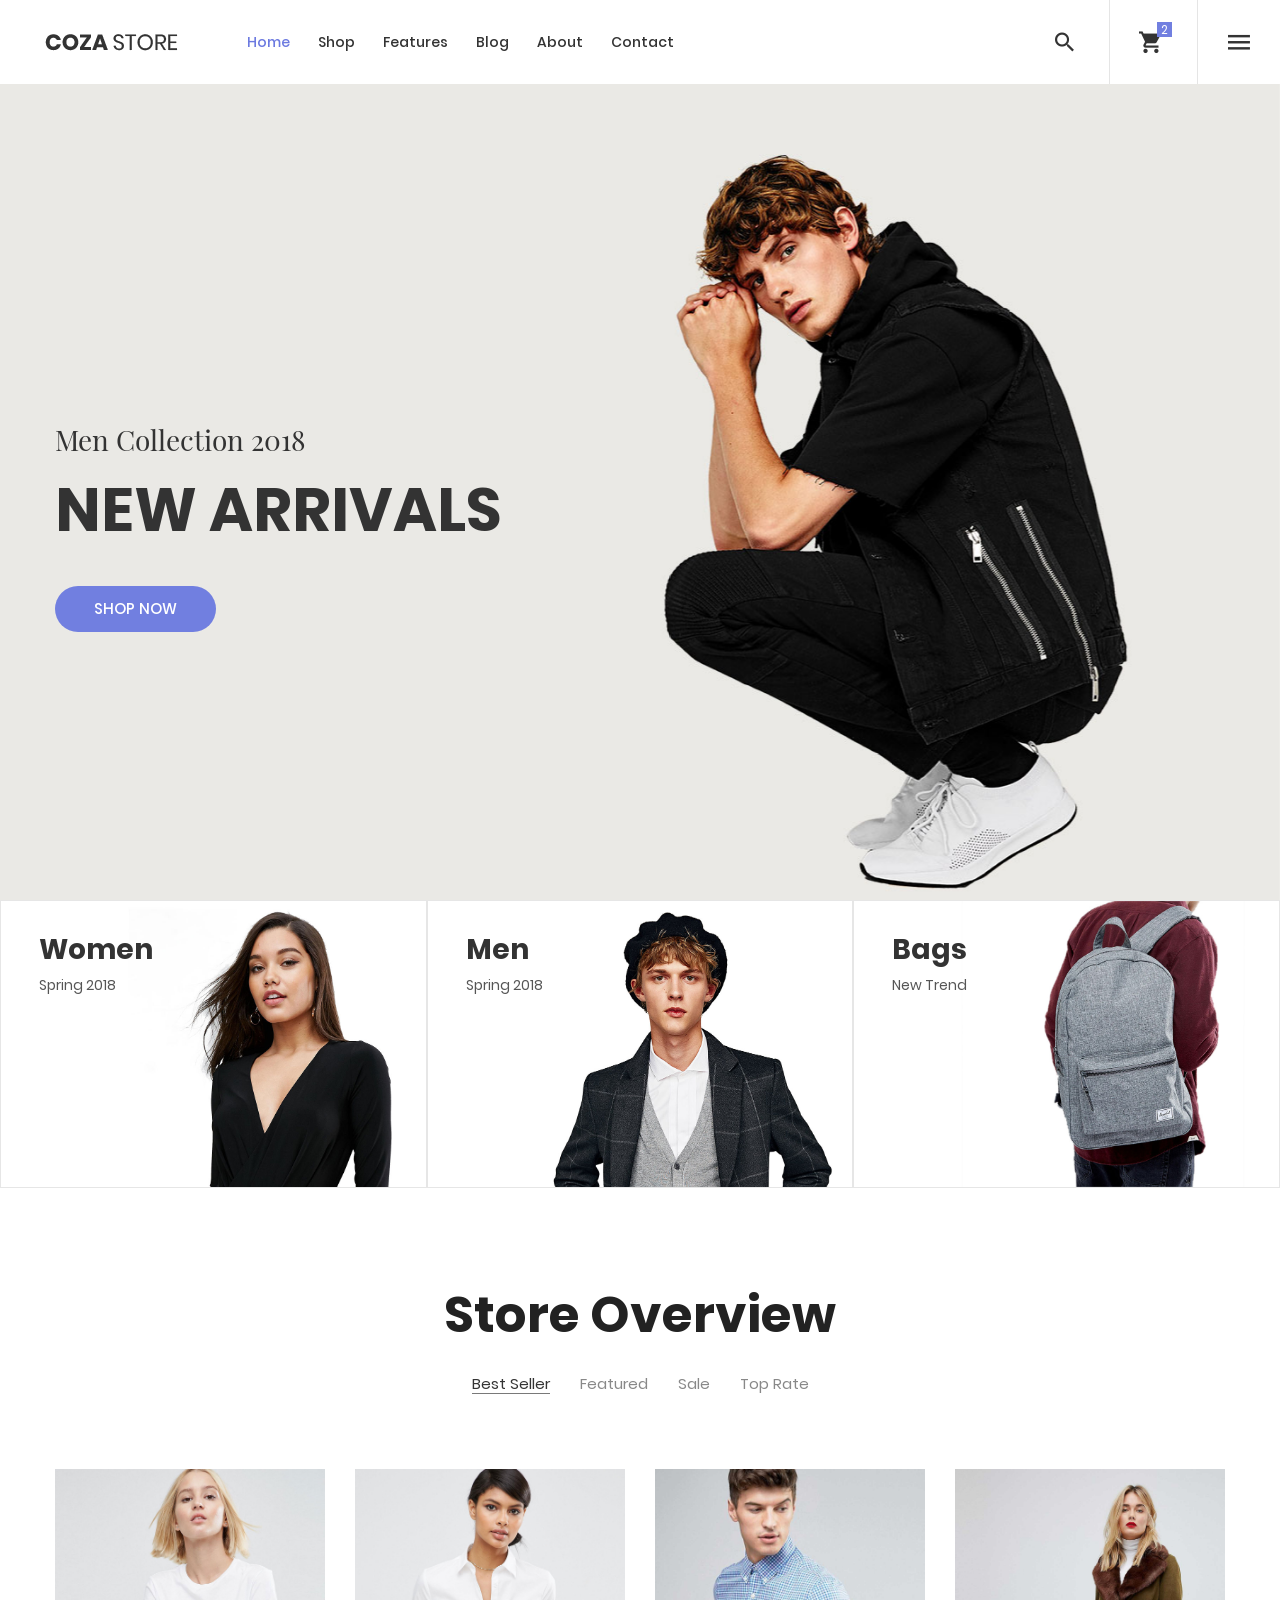
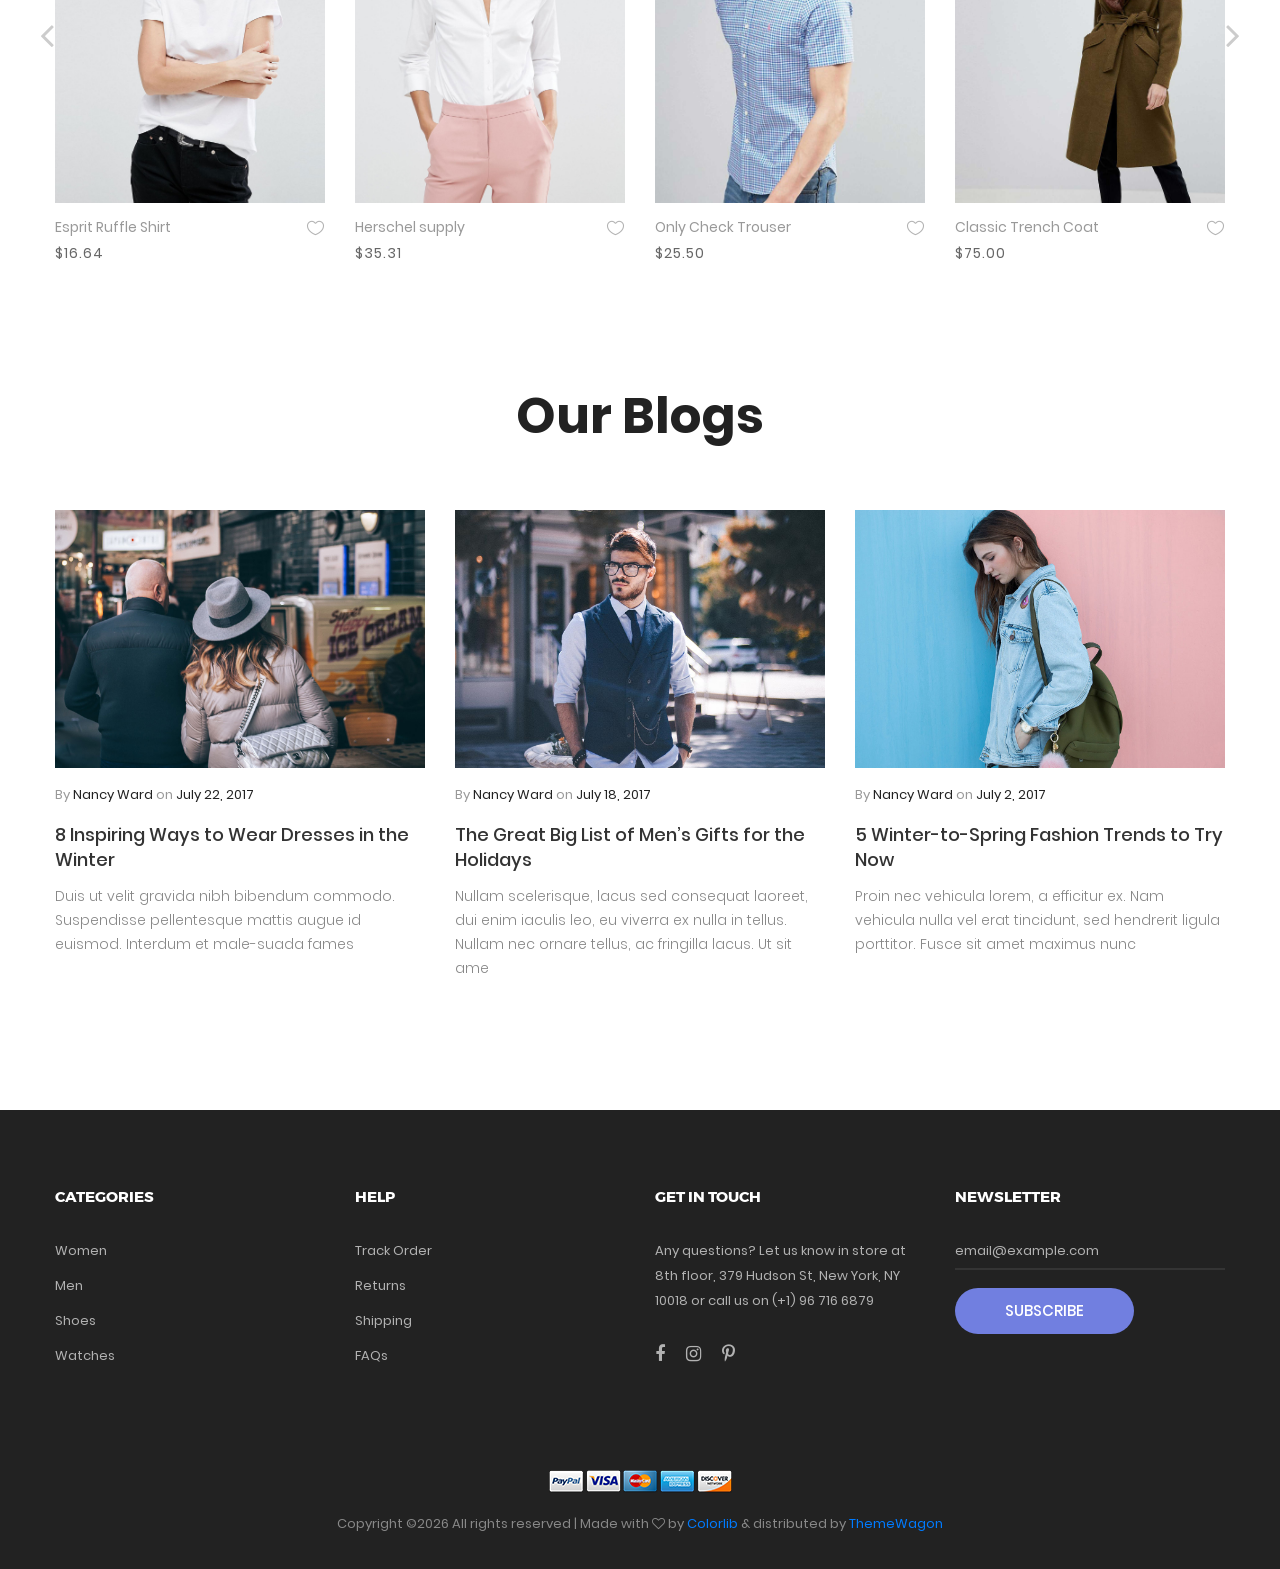
<file: home-02.html>
<!DOCTYPE html>
<html lang="en">
<head>
	<title>Home 02</title>
	<meta charset="UTF-8">
	<meta name="viewport" content="width=device-width, initial-scale=1">
<!--===============================================================================================-->	
	<link rel="icon" type="image/png" href="images/icons/favicon.png"/>
<!--===============================================================================================-->
	<link rel="stylesheet" type="text/css" href="vendor/bootstrap/css/bootstrap.min.css">
<!--===============================================================================================-->
	<link rel="stylesheet" type="text/css" href="fonts/font-awesome-4.7.0/css/font-awesome.min.css">
<!--===============================================================================================-->
	<link rel="stylesheet" type="text/css" href="fonts/iconic/css/material-design-iconic-font.min.css">
<!--===============================================================================================-->
	<link rel="stylesheet" type="text/css" href="fonts/linearicons-v1.0.0/icon-font.min.css">
<!--===============================================================================================-->
	<link rel="stylesheet" type="text/css" href="vendor/animate/animate.css">
<!--===============================================================================================-->	
	<link rel="stylesheet" type="text/css" href="vendor/css-hamburgers/hamburgers.min.css">
<!--===============================================================================================-->
	<link rel="stylesheet" type="text/css" href="vendor/animsition/css/animsition.min.css">
<!--===============================================================================================-->
	<link rel="stylesheet" type="text/css" href="vendor/select2/select2.min.css">
<!--===============================================================================================-->	
	<link rel="stylesheet" type="text/css" href="vendor/daterangepicker/daterangepicker.css">
<!--===============================================================================================-->
	<link rel="stylesheet" type="text/css" href="vendor/slick/slick.css">
<!--===============================================================================================-->
	<link rel="stylesheet" type="text/css" href="vendor/MagnificPopup/magnific-popup.css">
<!--===============================================================================================-->
	<link rel="stylesheet" type="text/css" href="vendor/perfect-scrollbar/perfect-scrollbar.css">
<!--===============================================================================================-->
	<link rel="stylesheet" type="text/css" href="css/util.css">
	<link rel="stylesheet" type="text/css" href="css/main.css">
<!--===============================================================================================-->
</head>
<body class="animsition">
	
	<!-- Header -->
	<header class="header-v2">
		<!-- Header desktop -->
		<div class="container-menu-desktop trans-03">
			<div class="wrap-menu-desktop">
				<nav class="limiter-menu-desktop p-l-45">
					
					<!-- Logo desktop -->		
					<a href="#" class="logo">
						<img src="images/icons/logo-01.png" alt="IMG-LOGO">
					</a>

					<!-- Menu desktop -->
					<div class="menu-desktop">
						<ul class="main-menu">
							<li class="active-menu">
								<a href="index.html">Home</a>
								<ul class="sub-menu">
									<li><a href="index.html">Homepage 1</a></li>
									<li><a href="home-02.html">Homepage 2</a></li>
									<li><a href="home-03.html">Homepage 3</a></li>
								</ul>
							</li>

							<li>
								<a href="product.html">Shop</a>
							</li>

							<li class="label1" data-label1="hot">
								<a href="shoping-cart.html">Features</a>
							</li>

							<li>
								<a href="blog.html">Blog</a>
							</li>

							<li>
								<a href="about.html">About</a>
							</li>

							<li>
								<a href="contact.html">Contact</a>
							</li>
						</ul>
					</div>	

					<!-- Icon header -->
					<div class="wrap-icon-header flex-w flex-r-m h-full">
						<div class="flex-c-m h-full p-r-24">
							<div class="icon-header-item cl2 hov-cl1 trans-04 p-lr-11 js-show-modal-search">
								<i class="zmdi zmdi-search"></i>
							</div>
						</div>
							
						<div class="flex-c-m h-full p-l-18 p-r-25 bor5">
							<div class="icon-header-item cl2 hov-cl1 trans-04 p-lr-11 icon-header-noti js-show-cart" data-notify="2">
								<i class="zmdi zmdi-shopping-cart"></i>
							</div>
						</div>
							
						<div class="flex-c-m h-full p-lr-19">
							<div class="icon-header-item cl2 hov-cl1 trans-04 p-lr-11 js-show-sidebar">
								<i class="zmdi zmdi-menu"></i>
							</div>
						</div>
					</div>
				</nav>
			</div>	
		</div>

		<!-- Header Mobile -->
		<div class="wrap-header-mobile">
			<!-- Logo moblie -->		
			<div class="logo-mobile">
				<a href="index.html"><img src="images/icons/logo-01.png" alt="IMG-LOGO"></a>
			</div>

			<!-- Icon header -->
			<div class="wrap-icon-header flex-w flex-r-m h-full m-r-15">
				<div class="flex-c-m h-full p-r-10">
					<div class="icon-header-item cl2 hov-cl1 trans-04 p-lr-11 js-show-modal-search">
						<i class="zmdi zmdi-search"></i>
					</div>
				</div>

				<div class="flex-c-m h-full p-lr-10 bor5">
					<div class="icon-header-item cl2 hov-cl1 trans-04 p-lr-11 icon-header-noti js-show-cart" data-notify="2">
						<i class="zmdi zmdi-shopping-cart"></i>
					</div>
				</div>
			</div>

			<!-- Button show menu -->
			<div class="btn-show-menu-mobile hamburger hamburger--squeeze">
				<span class="hamburger-box">
					<span class="hamburger-inner"></span>
				</span>
			</div>
		</div>


		<!-- Menu Mobile -->
		<div class="menu-mobile">
			<ul class="main-menu-m">
				<li>
					<a href="index.html">Home</a>
					<ul class="sub-menu-m">
						<li><a href="index.html">Homepage 1</a></li>
						<li><a href="home-02.html">Homepage 2</a></li>
						<li><a href="home-03.html">Homepage 3</a></li>
					</ul>
					<span class="arrow-main-menu-m">
						<i class="fa fa-angle-right" aria-hidden="true"></i>
					</span>
				</li>

				<li>
					<a href="product.html">Shop</a>
				</li>

				<li>
					<a href="shoping-cart.html" class="label1 rs1" data-label1="hot">Features</a>
				</li>

				<li>
					<a href="blog.html">Blog</a>
				</li>

				<li>
					<a href="about.html">About</a>
				</li>

				<li>
					<a href="contact.html">Contact</a>
				</li>
			</ul>
		</div>

		<!-- Modal Search -->
		<div class="modal-search-header flex-c-m trans-04 js-hide-modal-search">
			<div class="container-search-header">
				<button class="flex-c-m btn-hide-modal-search trans-04 js-hide-modal-search">
					<img src="images/icons/icon-close2.png" alt="CLOSE">
				</button>

				<form class="wrap-search-header flex-w p-l-15">
					<button class="flex-c-m trans-04">
						<i class="zmdi zmdi-search"></i>
					</button>
					<input class="plh3" type="text" name="search" placeholder="Search...">
				</form>
			</div>
		</div>
	</header>

	<!-- Sidebar -->
	<aside class="wrap-sidebar js-sidebar">
		<div class="s-full js-hide-sidebar"></div>

		<div class="sidebar flex-col-l p-t-22 p-b-25">
			<div class="flex-r w-full p-b-30 p-r-27">
				<div class="fs-35 lh-10 cl2 p-lr-5 pointer hov-cl1 trans-04 js-hide-sidebar">
					<i class="zmdi zmdi-close"></i>
				</div>
			</div>

			<div class="sidebar-content flex-w w-full p-lr-65 js-pscroll">
				<ul class="sidebar-link w-full">
					<li class="p-b-13">
						<a href="index.html" class="stext-102 cl2 hov-cl1 trans-04">
							Home
						</a>
					</li>

					<li class="p-b-13">
						<a href="#" class="stext-102 cl2 hov-cl1 trans-04">
							My Wishlist
						</a>
					</li>

					<li class="p-b-13">
						<a href="#" class="stext-102 cl2 hov-cl1 trans-04">
							My Account
						</a>
					</li>

					<li class="p-b-13">
						<a href="#" class="stext-102 cl2 hov-cl1 trans-04">
							Track Oder
						</a>
					</li>

					<li class="p-b-13">
						<a href="#" class="stext-102 cl2 hov-cl1 trans-04">
							Refunds
						</a>
					</li>

					<li class="p-b-13">
						<a href="#" class="stext-102 cl2 hov-cl1 trans-04">
							Help & FAQs
						</a>
					</li>
				</ul>

				<div class="sidebar-gallery w-full p-tb-30">
					<span class="mtext-101 cl5">
						@ CozaStore
					</span>

					<div class="flex-w flex-sb p-t-36 gallery-lb">
						<!-- item gallery sidebar -->
						<div class="wrap-item-gallery m-b-10">
							<a class="item-gallery bg-img1" href="images/gallery-01.jpg" data-lightbox="gallery" 
							style="background-image: url('images/gallery-01.jpg');"></a>
						</div>

						<!-- item gallery sidebar -->
						<div class="wrap-item-gallery m-b-10">
							<a class="item-gallery bg-img1" href="images/gallery-02.jpg" data-lightbox="gallery" 
							style="background-image: url('images/gallery-02.jpg');"></a>
						</div>

						<!-- item gallery sidebar -->
						<div class="wrap-item-gallery m-b-10">
							<a class="item-gallery bg-img1" href="images/gallery-03.jpg" data-lightbox="gallery" 
							style="background-image: url('images/gallery-03.jpg');"></a>
						</div>

						<!-- item gallery sidebar -->
						<div class="wrap-item-gallery m-b-10">
							<a class="item-gallery bg-img1" href="images/gallery-04.jpg" data-lightbox="gallery" 
							style="background-image: url('images/gallery-04.jpg');"></a>
						</div>

						<!-- item gallery sidebar -->
						<div class="wrap-item-gallery m-b-10">
							<a class="item-gallery bg-img1" href="images/gallery-05.jpg" data-lightbox="gallery" 
							style="background-image: url('images/gallery-05.jpg');"></a>
						</div>

						<!-- item gallery sidebar -->
						<div class="wrap-item-gallery m-b-10">
							<a class="item-gallery bg-img1" href="images/gallery-06.jpg" data-lightbox="gallery" 
							style="background-image: url('images/gallery-06.jpg');"></a>
						</div>

						<!-- item gallery sidebar -->
						<div class="wrap-item-gallery m-b-10">
							<a class="item-gallery bg-img1" href="images/gallery-07.jpg" data-lightbox="gallery" 
							style="background-image: url('images/gallery-07.jpg');"></a>
						</div>

						<!-- item gallery sidebar -->
						<div class="wrap-item-gallery m-b-10">
							<a class="item-gallery bg-img1" href="images/gallery-08.jpg" data-lightbox="gallery" 
							style="background-image: url('images/gallery-08.jpg');"></a>
						</div>

						<!-- item gallery sidebar -->
						<div class="wrap-item-gallery m-b-10">
							<a class="item-gallery bg-img1" href="images/gallery-09.jpg" data-lightbox="gallery" 
							style="background-image: url('images/gallery-09.jpg');"></a>
						</div>
					</div>
				</div>

				<div class="sidebar-gallery w-full">
					<span class="mtext-101 cl5">
						About Us
					</span>

					<p class="stext-108 cl6 p-t-27">
						Lorem ipsum dolor sit amet, consectetur adipiscing elit. Curabitur maximus vulputate hendrerit. Praesent faucibus erat vitae rutrum gravida. Vestibulum tempus mi enim, in molestie sem fermentum quis. 
					</p>
				</div>
			</div>
		</div>
	</aside>


	<!-- Cart -->
	<div class="wrap-header-cart js-panel-cart">
		<div class="s-full js-hide-cart"></div>

		<div class="header-cart flex-col-l p-l-65 p-r-25">
			<div class="header-cart-title flex-w flex-sb-m p-b-8">
				<span class="mtext-103 cl2">
					Your Cart
				</span>

				<div class="fs-35 lh-10 cl2 p-lr-5 pointer hov-cl1 trans-04 js-hide-cart">
					<i class="zmdi zmdi-close"></i>
				</div>
			</div>
			
			<div class="header-cart-content flex-w js-pscroll">
				<ul class="header-cart-wrapitem w-full">
					<li class="header-cart-item flex-w flex-t m-b-12">
						<div class="header-cart-item-img">
							<img src="images/item-cart-01.jpg" alt="IMG">
						</div>

						<div class="header-cart-item-txt p-t-8">
							<a href="#" class="header-cart-item-name m-b-18 hov-cl1 trans-04">
								White Shirt Pleat
							</a>

							<span class="header-cart-item-info">
								1 x $19.00
							</span>
						</div>
					</li>

					<li class="header-cart-item flex-w flex-t m-b-12">
						<div class="header-cart-item-img">
							<img src="images/item-cart-02.jpg" alt="IMG">
						</div>

						<div class="header-cart-item-txt p-t-8">
							<a href="#" class="header-cart-item-name m-b-18 hov-cl1 trans-04">
								Converse All Star
							</a>

							<span class="header-cart-item-info">
								1 x $39.00
							</span>
						</div>
					</li>

					<li class="header-cart-item flex-w flex-t m-b-12">
						<div class="header-cart-item-img">
							<img src="images/item-cart-03.jpg" alt="IMG">
						</div>

						<div class="header-cart-item-txt p-t-8">
							<a href="#" class="header-cart-item-name m-b-18 hov-cl1 trans-04">
								Nixon Porter Leather
							</a>

							<span class="header-cart-item-info">
								1 x $17.00
							</span>
						</div>
					</li>
				</ul>
				
				<div class="w-full">
					<div class="header-cart-total w-full p-tb-40">
						Total: $75.00
					</div>

					<div class="header-cart-buttons flex-w w-full">
						<a href="shoping-cart.html" class="flex-c-m stext-101 cl0 size-107 bg3 bor2 hov-btn3 p-lr-15 trans-04 m-r-8 m-b-10">
							View Cart
						</a>

						<a href="shoping-cart.html" class="flex-c-m stext-101 cl0 size-107 bg3 bor2 hov-btn3 p-lr-15 trans-04 m-b-10">
							Check Out
						</a>
					</div>
				</div>
			</div>
		</div>
	</div>



	<!-- Slider -->
	<section class="section-slide">
		<div class="wrap-slick1 rs1-slick1">
			<div class="slick1">
				<div class="item-slick1" style="background-image: url(images/slide-03.jpg);">
					<div class="container h-full">
						<div class="flex-col-l-m h-full p-t-100 p-b-30">
							<div class="layer-slick1 animated visible-false" data-appear="fadeInDown" data-delay="0">
								<span class="ltext-202 cl2 respon2">
									Men Collection 2018
								</span>
							</div>
								
							<div class="layer-slick1 animated visible-false" data-appear="fadeInUp" data-delay="800">
								<h2 class="ltext-104 cl2 p-t-19 p-b-43 respon1">
									New arrivals
								</h2>
							</div>
								
							<div class="layer-slick1 animated visible-false" data-appear="zoomIn" data-delay="1600">
								<a href="product.html" class="flex-c-m stext-101 cl0 size-101 bg1 bor1 hov-btn1 p-lr-15 trans-04">
									Shop Now
								</a>
							</div>
						</div>
					</div>
				</div>

				<div class="item-slick1" style="background-image: url(images/slide-02.jpg);">
					<div class="container h-full">
						<div class="flex-col-l-m h-full p-t-100 p-b-30">
							<div class="layer-slick1 animated visible-false" data-appear="rollIn" data-delay="0">
								<span class="ltext-202 cl2 respon2">
									Men New-Season
								</span>
							</div>
								
							<div class="layer-slick1 animated visible-false" data-appear="lightSpeedIn" data-delay="800">
								<h2 class="ltext-104 cl2 p-t-19 p-b-43 respon1">
									Jackets & Coats
								</h2>
							</div>
								
							<div class="layer-slick1 animated visible-false" data-appear="slideInUp" data-delay="1600">
								<a href="product.html" class="flex-c-m stext-101 cl0 size-101 bg1 bor1 hov-btn1 p-lr-15 trans-04">
									Shop Now
								</a>
							</div>
						</div>
					</div>
				</div>

				<div class="item-slick1" style="background-image: url(images/slide-04.jpg);">
					<div class="container h-full">
						<div class="flex-col-l-m h-full p-t-100 p-b-30">
							<div class="layer-slick1 animated visible-false" data-appear="rotateInDownLeft" data-delay="0">
								<span class="ltext-202 cl2 respon2">
									Women Collection 2018
								</span>
							</div>
								
							<div class="layer-slick1 animated visible-false" data-appear="rotateInUpRight" data-delay="800">
								<h2 class="ltext-104 cl2 p-t-19 p-b-43 respon1">
									NEW SEASON
								</h2>
							</div>
								
							<div class="layer-slick1 animated visible-false" data-appear="rotateIn" data-delay="1600">
								<a href="product.html" class="flex-c-m stext-101 cl0 size-101 bg1 bor1 hov-btn1 p-lr-15 trans-04">
									Shop Now
								</a>
							</div>
						</div>
					</div>
				</div>
			</div>
		</div>
	</section>


	<!-- Banner -->
	<div class="sec-banner bg0">
		<div class="flex-w flex-c-m">
			<div class="size-202 m-lr-auto respon4">
				<!-- Block1 -->
				<div class="block1 wrap-pic-w">
					<img src="images/banner-04.jpg" alt="IMG-BANNER">

					<a href="product.html" class="block1-txt ab-t-l s-full flex-col-l-sb p-lr-38 p-tb-34 trans-03 respon3">
						<div class="block1-txt-child1 flex-col-l">
							<span class="block1-name ltext-102 trans-04 p-b-8">
								Women
							</span>

							<span class="block1-info stext-102 trans-04">
								Spring 2018
							</span>
						</div>

						<div class="block1-txt-child2 p-b-4 trans-05">
							<div class="block1-link stext-101 cl0 trans-09">
								Shop Now
							</div>
						</div>
					</a>
				</div>
			</div>

			<div class="size-202 m-lr-auto respon4">
				<!-- Block1 -->
				<div class="block1 wrap-pic-w">
					<img src="images/banner-05.jpg" alt="IMG-BANNER">

					<a href="product.html" class="block1-txt ab-t-l s-full flex-col-l-sb p-lr-38 p-tb-34 trans-03 respon3">
						<div class="block1-txt-child1 flex-col-l">
							<span class="block1-name ltext-102 trans-04 p-b-8">
								Men
							</span>

							<span class="block1-info stext-102 trans-04">
								Spring 2018
							</span>
						</div>

						<div class="block1-txt-child2 p-b-4 trans-05">
							<div class="block1-link stext-101 cl0 trans-09">
								Shop Now
							</div>
						</div>
					</a>
				</div>
			</div>

			<div class="size-202 m-lr-auto respon4">
				<!-- Block1 -->
				<div class="block1 wrap-pic-w">
					<img src="images/banner-06.jpg" alt="IMG-BANNER">

					<a href="product.html" class="block1-txt ab-t-l s-full flex-col-l-sb p-lr-38 p-tb-34 trans-03 respon3">
						<div class="block1-txt-child1 flex-col-l">
							<span class="block1-name ltext-102 trans-04 p-b-8">
								Bags
							</span>

							<span class="block1-info stext-102 trans-04">
								New Trend
							</span>
						</div>

						<div class="block1-txt-child2 p-b-4 trans-05">
							<div class="block1-link stext-101 cl0 trans-09">
								Shop Now
							</div>
						</div>
					</a>
				</div>
			</div>
		</div>
	</div>


	<!-- Product -->
	<section class="sec-product bg0 p-t-100 p-b-50">
		<div class="container">
			<div class="p-b-32">
				<h3 class="ltext-105 cl5 txt-center respon1">
					Store Overview
				</h3>
			</div>

			<!-- Tab01 -->
			<div class="tab01">
				<!-- Nav tabs -->
				<ul class="nav nav-tabs" role="tablist">
					<li class="nav-item p-b-10">
						<a class="nav-link active" data-toggle="tab" href="#best-seller" role="tab">Best Seller</a>
					</li>

					<li class="nav-item p-b-10">
						<a class="nav-link" data-toggle="tab" href="#featured" role="tab">Featured</a>
					</li>

					<li class="nav-item p-b-10">
						<a class="nav-link" data-toggle="tab" href="#sale" role="tab">Sale</a>
					</li>

					<li class="nav-item p-b-10">
						<a class="nav-link" data-toggle="tab" href="#top-rate" role="tab">Top Rate</a>
					</li>
				</ul>

				<!-- Tab panes -->
				<div class="tab-content p-t-50">
					<!-- - -->
					<div class="tab-pane fade show active" id="best-seller" role="tabpanel">
						<!-- Slide2 -->
						<div class="wrap-slick2">
							<div class="slick2">
								<div class="item-slick2 p-l-15 p-r-15 p-t-15 p-b-15">
									<!-- Block2 -->
									<div class="block2">
										<div class="block2-pic hov-img0">
											<img src="images/product-01.jpg" alt="IMG-PRODUCT">

											<a href="#" class="block2-btn flex-c-m stext-103 cl2 size-102 bg0 bor2 hov-btn1 p-lr-15 trans-04 js-show-modal1">
												Quick View
											</a>
										</div>

										<div class="block2-txt flex-w flex-t p-t-14">
											<div class="block2-txt-child1 flex-col-l ">
												<a href="product-detail.html" class="stext-104 cl4 hov-cl1 trans-04 js-name-b2 p-b-6">
													Esprit Ruffle Shirt
												</a>

												<span class="stext-105 cl3">
													$16.64
												</span>
											</div>

											<div class="block2-txt-child2 flex-r p-t-3">
												<a href="#" class="btn-addwish-b2 dis-block pos-relative js-addwish-b2">
													<img class="icon-heart1 dis-block trans-04" src="images/icons/icon-heart-01.png" alt="ICON">
													<img class="icon-heart2 dis-block trans-04 ab-t-l" src="images/icons/icon-heart-02.png" alt="ICON">
												</a>
											</div>
										</div>
									</div>
								</div>

								<div class="item-slick2 p-l-15 p-r-15 p-t-15 p-b-15">
									<!-- Block2 -->
									<div class="block2">
										<div class="block2-pic hov-img0">
											<img src="images/product-02.jpg" alt="IMG-PRODUCT">

											<a href="#" class="block2-btn flex-c-m stext-103 cl2 size-102 bg0 bor2 hov-btn1 p-lr-15 trans-04 js-show-modal1">
												Quick View
											</a>
										</div>

										<div class="block2-txt flex-w flex-t p-t-14">
											<div class="block2-txt-child1 flex-col-l ">
												<a href="product-detail.html" class="stext-104 cl4 hov-cl1 trans-04 js-name-b2 p-b-6">
													Herschel supply
												</a>

												<span class="stext-105 cl3">
													$35.31
												</span>
											</div>

											<div class="block2-txt-child2 flex-r p-t-3">
												<a href="#" class="btn-addwish-b2 dis-block pos-relative js-addwish-b2">
													<img class="icon-heart1 dis-block trans-04" src="images/icons/icon-heart-01.png" alt="ICON">
													<img class="icon-heart2 dis-block trans-04 ab-t-l" src="images/icons/icon-heart-02.png" alt="ICON">
												</a>
											</div>
										</div>
									</div>
								</div>

								<div class="item-slick2 p-l-15 p-r-15 p-t-15 p-b-15">
									<!-- Block2 -->
									<div class="block2">
										<div class="block2-pic hov-img0">
											<img src="images/product-03.jpg" alt="IMG-PRODUCT">

											<a href="#" class="block2-btn flex-c-m stext-103 cl2 size-102 bg0 bor2 hov-btn1 p-lr-15 trans-04 js-show-modal1">
												Quick View
											</a>
										</div>

										<div class="block2-txt flex-w flex-t p-t-14">
											<div class="block2-txt-child1 flex-col-l ">
												<a href="product-detail.html" class="stext-104 cl4 hov-cl1 trans-04 js-name-b2 p-b-6">
													Only Check Trouser
												</a>

												<span class="stext-105 cl3">
													$25.50
												</span>
											</div>

											<div class="block2-txt-child2 flex-r p-t-3">
												<a href="#" class="btn-addwish-b2 dis-block pos-relative js-addwish-b2">
													<img class="icon-heart1 dis-block trans-04" src="images/icons/icon-heart-01.png" alt="ICON">
													<img class="icon-heart2 dis-block trans-04 ab-t-l" src="images/icons/icon-heart-02.png" alt="ICON">
												</a>
											</div>
										</div>
									</div>
								</div>

								<div class="item-slick2 p-l-15 p-r-15 p-t-15 p-b-15">
									<!-- Block2 -->
									<div class="block2">
										<div class="block2-pic hov-img0">
											<img src="images/product-04.jpg" alt="IMG-PRODUCT">

											<a href="#" class="block2-btn flex-c-m stext-103 cl2 size-102 bg0 bor2 hov-btn1 p-lr-15 trans-04 js-show-modal1">
												Quick View
											</a>
										</div>

										<div class="block2-txt flex-w flex-t p-t-14">
											<div class="block2-txt-child1 flex-col-l ">
												<a href="product-detail.html" class="stext-104 cl4 hov-cl1 trans-04 js-name-b2 p-b-6">
													Classic Trench Coat
												</a>

												<span class="stext-105 cl3">
													$75.00
												</span>
											</div>

											<div class="block2-txt-child2 flex-r p-t-3">
												<a href="#" class="btn-addwish-b2 dis-block pos-relative js-addwish-b2">
													<img class="icon-heart1 dis-block trans-04" src="images/icons/icon-heart-01.png" alt="ICON">
													<img class="icon-heart2 dis-block trans-04 ab-t-l" src="images/icons/icon-heart-02.png" alt="ICON">
												</a>
											</div>
										</div>
									</div>
								</div>

								<div class="item-slick2 p-l-15 p-r-15 p-t-15 p-b-15">
									<!-- Block2 -->
									<div class="block2">
										<div class="block2-pic hov-img0">
											<img src="images/product-05.jpg" alt="IMG-PRODUCT">

											<a href="#" class="block2-btn flex-c-m stext-103 cl2 size-102 bg0 bor2 hov-btn1 p-lr-15 trans-04 js-show-modal1">
												Quick View
											</a>
										</div>

										<div class="block2-txt flex-w flex-t p-t-14">
											<div class="block2-txt-child1 flex-col-l ">
												<a href="product-detail.html" class="stext-104 cl4 hov-cl1 trans-04 js-name-b2 p-b-6">
													Front Pocket Jumper
												</a>

												<span class="stext-105 cl3">
													$34.75
												</span>
											</div>

											<div class="block2-txt-child2 flex-r p-t-3">
												<a href="#" class="btn-addwish-b2 dis-block pos-relative js-addwish-b2">
													<img class="icon-heart1 dis-block trans-04" src="images/icons/icon-heart-01.png" alt="ICON">
													<img class="icon-heart2 dis-block trans-04 ab-t-l" src="images/icons/icon-heart-02.png" alt="ICON">
												</a>
											</div>
										</div>
									</div>
								</div>

								<div class="item-slick2 p-l-15 p-r-15 p-t-15 p-b-15">
									<!-- Block2 -->
									<div class="block2">
										<div class="block2-pic hov-img0">
											<img src="images/product-06.jpg" alt="IMG-PRODUCT">

											<a href="#" class="block2-btn flex-c-m stext-103 cl2 size-102 bg0 bor2 hov-btn1 p-lr-15 trans-04 js-show-modal1">
												Quick View
											</a>
										</div>

										<div class="block2-txt flex-w flex-t p-t-14">
											<div class="block2-txt-child1 flex-col-l ">
												<a href="product-detail.html" class="stext-104 cl4 hov-cl1 trans-04 js-name-b2 p-b-6">
													Vintage Inspired Classic 
												</a>

												<span class="stext-105 cl3">
													$93.20
												</span>
											</div>

											<div class="block2-txt-child2 flex-r p-t-3">
												<a href="#" class="btn-addwish-b2 dis-block pos-relative js-addwish-b2">
													<img class="icon-heart1 dis-block trans-04" src="images/icons/icon-heart-01.png" alt="ICON">
													<img class="icon-heart2 dis-block trans-04 ab-t-l" src="images/icons/icon-heart-02.png" alt="ICON">
												</a>
											</div>
										</div>
									</div>
								</div>

								<div class="item-slick2 p-l-15 p-r-15 p-t-15 p-b-15">
									<!-- Block2 -->
									<div class="block2">
										<div class="block2-pic hov-img0">
											<img src="images/product-07.jpg" alt="IMG-PRODUCT">

											<a href="#" class="block2-btn flex-c-m stext-103 cl2 size-102 bg0 bor2 hov-btn1 p-lr-15 trans-04 js-show-modal1">
												Quick View
											</a>
										</div>

										<div class="block2-txt flex-w flex-t p-t-14">
											<div class="block2-txt-child1 flex-col-l ">
												<a href="product-detail.html" class="stext-104 cl4 hov-cl1 trans-04 js-name-b2 p-b-6">
													Shirt in Stretch Cotton
												</a>

												<span class="stext-105 cl3">
													$52.66
												</span>
											</div>

											<div class="block2-txt-child2 flex-r p-t-3">
												<a href="#" class="btn-addwish-b2 dis-block pos-relative js-addwish-b2">
													<img class="icon-heart1 dis-block trans-04" src="images/icons/icon-heart-01.png" alt="ICON">
													<img class="icon-heart2 dis-block trans-04 ab-t-l" src="images/icons/icon-heart-02.png" alt="ICON">
												</a>
											</div>
										</div>
									</div>
								</div>

								<div class="item-slick2 p-l-15 p-r-15 p-t-15 p-b-15">
									<!-- Block2 -->
									<div class="block2">
										<div class="block2-pic hov-img0">
											<img src="images/product-08.jpg" alt="IMG-PRODUCT">

											<a href="#" class="block2-btn flex-c-m stext-103 cl2 size-102 bg0 bor2 hov-btn1 p-lr-15 trans-04 js-show-modal1">
												Quick View
											</a>
										</div>

										<div class="block2-txt flex-w flex-t p-t-14">
											<div class="block2-txt-child1 flex-col-l ">
												<a href="product-detail.html" class="stext-104 cl4 hov-cl1 trans-04 js-name-b2 p-b-6">
													Pieces Metallic Printed
												</a>

												<span class="stext-105 cl3">
													$18.96
												</span>
											</div>

											<div class="block2-txt-child2 flex-r p-t-3">
												<a href="#" class="btn-addwish-b2 dis-block pos-relative js-addwish-b2">
													<img class="icon-heart1 dis-block trans-04" src="images/icons/icon-heart-01.png" alt="ICON">
													<img class="icon-heart2 dis-block trans-04 ab-t-l" src="images/icons/icon-heart-02.png" alt="ICON">
												</a>
											</div>
										</div>
									</div>
								</div>
							</div>
						</div>
					</div>

					<!-- - -->
					<div class="tab-pane fade" id="featured" role="tabpanel">
						<!-- Slide2 -->
						<div class="wrap-slick2">
							<div class="slick2">
								<div class="item-slick2 p-l-15 p-r-15 p-t-15 p-b-15">
									<!-- Block2 -->
									<div class="block2">
										<div class="block2-pic hov-img0">
											<img src="images/product-09.jpg" alt="IMG-PRODUCT">

											<a href="#" class="block2-btn flex-c-m stext-103 cl2 size-102 bg0 bor2 hov-btn1 p-lr-15 trans-04 js-show-modal1">
												Quick View
											</a>
										</div>

										<div class="block2-txt flex-w flex-t p-t-14">
											<div class="block2-txt-child1 flex-col-l ">
												<a href="product-detail.html" class="stext-104 cl4 hov-cl1 trans-04 js-name-b2 p-b-6">
													Converse All Star Hi Plimsolls
												</a>

												<span class="stext-105 cl3">
													$75.00
												</span>
											</div>

											<div class="block2-txt-child2 flex-r p-t-3">
												<a href="#" class="btn-addwish-b2 dis-block pos-relative js-addwish-b2">
													<img class="icon-heart1 dis-block trans-04" src="images/icons/icon-heart-01.png" alt="ICON">
													<img class="icon-heart2 dis-block trans-04 ab-t-l" src="images/icons/icon-heart-02.png" alt="ICON">
												</a>
											</div>
										</div>
									</div>
								</div>

								<div class="item-slick2 p-l-15 p-r-15 p-t-15 p-b-15">
									<!-- Block2 -->
									<div class="block2">
										<div class="block2-pic hov-img0">
											<img src="images/product-10.jpg" alt="IMG-PRODUCT">

											<a href="#" class="block2-btn flex-c-m stext-103 cl2 size-102 bg0 bor2 hov-btn1 p-lr-15 trans-04 js-show-modal1">
												Quick View
											</a>
										</div>

										<div class="block2-txt flex-w flex-t p-t-14">
											<div class="block2-txt-child1 flex-col-l ">
												<a href="product-detail.html" class="stext-104 cl4 hov-cl1 trans-04 js-name-b2 p-b-6">
													Femme T-Shirt In Stripe
												</a>

												<span class="stext-105 cl3">
													$25.85
												</span>
											</div>

											<div class="block2-txt-child2 flex-r p-t-3">
												<a href="#" class="btn-addwish-b2 dis-block pos-relative js-addwish-b2">
													<img class="icon-heart1 dis-block trans-04" src="images/icons/icon-heart-01.png" alt="ICON">
													<img class="icon-heart2 dis-block trans-04 ab-t-l" src="images/icons/icon-heart-02.png" alt="ICON">
												</a>
											</div>
										</div>
									</div>
								</div>

								<div class="item-slick2 p-l-15 p-r-15 p-t-15 p-b-15">
									<!-- Block2 -->
									<div class="block2">
										<div class="block2-pic hov-img0">
											<img src="images/product-11.jpg" alt="IMG-PRODUCT">

											<a href="#" class="block2-btn flex-c-m stext-103 cl2 size-102 bg0 bor2 hov-btn1 p-lr-15 trans-04 js-show-modal1">
												Quick View
											</a>
										</div>

										<div class="block2-txt flex-w flex-t p-t-14">
											<div class="block2-txt-child1 flex-col-l ">
												<a href="product-detail.html" class="stext-104 cl4 hov-cl1 trans-04 js-name-b2 p-b-6">
													Herschel supply 
												</a>

												<span class="stext-105 cl3">
													$63.16
												</span>
											</div>

											<div class="block2-txt-child2 flex-r p-t-3">
												<a href="#" class="btn-addwish-b2 dis-block pos-relative js-addwish-b2">
													<img class="icon-heart1 dis-block trans-04" src="images/icons/icon-heart-01.png" alt="ICON">
													<img class="icon-heart2 dis-block trans-04 ab-t-l" src="images/icons/icon-heart-02.png" alt="ICON">
												</a>
											</div>
										</div>
									</div>
								</div>

								<div class="item-slick2 p-l-15 p-r-15 p-t-15 p-b-15">
									<!-- Block2 -->
									<div class="block2">
										<div class="block2-pic hov-img0">
											<img src="images/product-12.jpg" alt="IMG-PRODUCT">

											<a href="#" class="block2-btn flex-c-m stext-103 cl2 size-102 bg0 bor2 hov-btn1 p-lr-15 trans-04 js-show-modal1">
												Quick View
											</a>
										</div>

										<div class="block2-txt flex-w flex-t p-t-14">
											<div class="block2-txt-child1 flex-col-l ">
												<a href="product-detail.html" class="stext-104 cl4 hov-cl1 trans-04 js-name-b2 p-b-6">
													Herschel supply
												</a>

												<span class="stext-105 cl3">
													$63.15
												</span>
											</div>

											<div class="block2-txt-child2 flex-r p-t-3">
												<a href="#" class="btn-addwish-b2 dis-block pos-relative js-addwish-b2">
													<img class="icon-heart1 dis-block trans-04" src="images/icons/icon-heart-01.png" alt="ICON">
													<img class="icon-heart2 dis-block trans-04 ab-t-l" src="images/icons/icon-heart-02.png" alt="ICON">
												</a>
											</div>
										</div>
									</div>
								</div>

								<div class="item-slick2 p-l-15 p-r-15 p-t-15 p-b-15">
									<!-- Block2 -->
									<div class="block2">
										<div class="block2-pic hov-img0">
											<img src="images/product-13.jpg" alt="IMG-PRODUCT">

											<a href="#" class="block2-btn flex-c-m stext-103 cl2 size-102 bg0 bor2 hov-btn1 p-lr-15 trans-04 js-show-modal1">
												Quick View
											</a>
										</div>

										<div class="block2-txt flex-w flex-t p-t-14">
											<div class="block2-txt-child1 flex-col-l ">
												<a href="product-detail.html" class="stext-104 cl4 hov-cl1 trans-04 js-name-b2 p-b-6">
													T-Shirt with Sleeve
												</a>

												<span class="stext-105 cl3">
													$18.49
												</span>
											</div>

											<div class="block2-txt-child2 flex-r p-t-3">
												<a href="#" class="btn-addwish-b2 dis-block pos-relative js-addwish-b2">
													<img class="icon-heart1 dis-block trans-04" src="images/icons/icon-heart-01.png" alt="ICON">
													<img class="icon-heart2 dis-block trans-04 ab-t-l" src="images/icons/icon-heart-02.png" alt="ICON">
												</a>
											</div>
										</div>
									</div>
								</div>

								<div class="item-slick2 p-l-15 p-r-15 p-t-15 p-b-15">
									<!-- Block2 -->
									<div class="block2">
										<div class="block2-pic hov-img0">
											<img src="images/product-14.jpg" alt="IMG-PRODUCT">

											<a href="#" class="block2-btn flex-c-m stext-103 cl2 size-102 bg0 bor2 hov-btn1 p-lr-15 trans-04 js-show-modal1">
												Quick View
											</a>
										</div>

										<div class="block2-txt flex-w flex-t p-t-14">
											<div class="block2-txt-child1 flex-col-l ">
												<a href="product-detail.html" class="stext-104 cl4 hov-cl1 trans-04 js-name-b2 p-b-6">
													Pretty Little Thing
												</a>

												<span class="stext-105 cl3">
													$54.79
												</span>
											</div>

											<div class="block2-txt-child2 flex-r p-t-3">
												<a href="#" class="btn-addwish-b2 dis-block pos-relative js-addwish-b2">
													<img class="icon-heart1 dis-block trans-04" src="images/icons/icon-heart-01.png" alt="ICON">
													<img class="icon-heart2 dis-block trans-04 ab-t-l" src="images/icons/icon-heart-02.png" alt="ICON">
												</a>
											</div>
										</div>
									</div>
								</div>

								<div class="item-slick2 p-l-15 p-r-15 p-t-15 p-b-15">
									<!-- Block2 -->
									<div class="block2">
										<div class="block2-pic hov-img0">
											<img src="images/product-15.jpg" alt="IMG-PRODUCT">

											<a href="#" class="block2-btn flex-c-m stext-103 cl2 size-102 bg0 bor2 hov-btn1 p-lr-15 trans-04 js-show-modal1">
												Quick View
											</a>
										</div>

										<div class="block2-txt flex-w flex-t p-t-14">
											<div class="block2-txt-child1 flex-col-l ">
												<a href="product-detail.html" class="stext-104 cl4 hov-cl1 trans-04 js-name-b2 p-b-6">
													Mini Silver Mesh Watch
												</a>

												<span class="stext-105 cl3">
													$86.85
												</span>
											</div>

											<div class="block2-txt-child2 flex-r p-t-3">
												<a href="#" class="btn-addwish-b2 dis-block pos-relative js-addwish-b2">
													<img class="icon-heart1 dis-block trans-04" src="images/icons/icon-heart-01.png" alt="ICON">
													<img class="icon-heart2 dis-block trans-04 ab-t-l" src="images/icons/icon-heart-02.png" alt="ICON">
												</a>
											</div>
										</div>
									</div>
								</div>

								<div class="item-slick2 p-l-15 p-r-15 p-t-15 p-b-15">
									<!-- Block2 -->
									<div class="block2">
										<div class="block2-pic hov-img0">
											<img src="images/product-16.jpg" alt="IMG-PRODUCT">

											<a href="#" class="block2-btn flex-c-m stext-103 cl2 size-102 bg0 bor2 hov-btn1 p-lr-15 trans-04 js-show-modal1">
												Quick View
											</a>
										</div>

										<div class="block2-txt flex-w flex-t p-t-14">
											<div class="block2-txt-child1 flex-col-l ">
												<a href="product-detail.html" class="stext-104 cl4 hov-cl1 trans-04 js-name-b2 p-b-6">
													Square Neck Back
												</a>

												<span class="stext-105 cl3">
													$29.64
												</span>
											</div>

											<div class="block2-txt-child2 flex-r p-t-3">
												<a href="#" class="btn-addwish-b2 dis-block pos-relative js-addwish-b2">
													<img class="icon-heart1 dis-block trans-04" src="images/icons/icon-heart-01.png" alt="ICON">
													<img class="icon-heart2 dis-block trans-04 ab-t-l" src="images/icons/icon-heart-02.png" alt="ICON">
												</a>
											</div>
										</div>
									</div>
								</div>
							</div>
						</div>
					</div>

					<!-- - -->
					<div class="tab-pane fade" id="sale" role="tabpanel">
						<!-- Slide2 -->
						<div class="wrap-slick2">
							<div class="slick2">
								<div class="item-slick2 p-l-15 p-r-15 p-t-15 p-b-15">
									<!-- Block2 -->
									<div class="block2">
										<div class="block2-pic hov-img0">
											<img src="images/product-02.jpg" alt="IMG-PRODUCT">

											<a href="#" class="block2-btn flex-c-m stext-103 cl2 size-102 bg0 bor2 hov-btn1 p-lr-15 trans-04 js-show-modal1">
												Quick View
											</a>
										</div>

										<div class="block2-txt flex-w flex-t p-t-14">
											<div class="block2-txt-child1 flex-col-l ">
												<a href="product-detail.html" class="stext-104 cl4 hov-cl1 trans-04 js-name-b2 p-b-6">
													Herschel supply
												</a>

												<span class="stext-105 cl3">
													$35.31
												</span>
											</div>

											<div class="block2-txt-child2 flex-r p-t-3">
												<a href="#" class="btn-addwish-b2 dis-block pos-relative js-addwish-b2">
													<img class="icon-heart1 dis-block trans-04" src="images/icons/icon-heart-01.png" alt="ICON">
													<img class="icon-heart2 dis-block trans-04 ab-t-l" src="images/icons/icon-heart-02.png" alt="ICON">
												</a>
											</div>
										</div>
									</div>
								</div>

								<div class="item-slick2 p-l-15 p-r-15 p-t-15 p-b-15">
									<!-- Block2 -->
									<div class="block2">
										<div class="block2-pic hov-img0">
											<img src="images/product-04.jpg" alt="IMG-PRODUCT">

											<a href="#" class="block2-btn flex-c-m stext-103 cl2 size-102 bg0 bor2 hov-btn1 p-lr-15 trans-04 js-show-modal1">
												Quick View
											</a>
										</div>

										<div class="block2-txt flex-w flex-t p-t-14">
											<div class="block2-txt-child1 flex-col-l ">
												<a href="product-detail.html" class="stext-104 cl4 hov-cl1 trans-04 js-name-b2 p-b-6">
													Classic Trench Coat
												</a>

												<span class="stext-105 cl3">
													$75.00
												</span>
											</div>

											<div class="block2-txt-child2 flex-r p-t-3">
												<a href="#" class="btn-addwish-b2 dis-block pos-relative js-addwish-b2">
													<img class="icon-heart1 dis-block trans-04" src="images/icons/icon-heart-01.png" alt="ICON">
													<img class="icon-heart2 dis-block trans-04 ab-t-l" src="images/icons/icon-heart-02.png" alt="ICON">
												</a>
											</div>
										</div>
									</div>
								</div>

								<div class="item-slick2 p-l-15 p-r-15 p-t-15 p-b-15">
									<!-- Block2 -->
									<div class="block2">
										<div class="block2-pic hov-img0">
											<img src="images/product-06.jpg" alt="IMG-PRODUCT">

											<a href="#" class="block2-btn flex-c-m stext-103 cl2 size-102 bg0 bor2 hov-btn1 p-lr-15 trans-04 js-show-modal1">
												Quick View
											</a>
										</div>

										<div class="block2-txt flex-w flex-t p-t-14">
											<div class="block2-txt-child1 flex-col-l ">
												<a href="product-detail.html" class="stext-104 cl4 hov-cl1 trans-04 js-name-b2 p-b-6">
													Vintage Inspired Classic 
												</a>

												<span class="stext-105 cl3">
													$93.20
												</span>
											</div>

											<div class="block2-txt-child2 flex-r p-t-3">
												<a href="#" class="btn-addwish-b2 dis-block pos-relative js-addwish-b2">
													<img class="icon-heart1 dis-block trans-04" src="images/icons/icon-heart-01.png" alt="ICON">
													<img class="icon-heart2 dis-block trans-04 ab-t-l" src="images/icons/icon-heart-02.png" alt="ICON">
												</a>
											</div>
										</div>
									</div>
								</div>

								<div class="item-slick2 p-l-15 p-r-15 p-t-15 p-b-15">
									<!-- Block2 -->
									<div class="block2">
										<div class="block2-pic hov-img0">
											<img src="images/product-09.jpg" alt="IMG-PRODUCT">

											<a href="#" class="block2-btn flex-c-m stext-103 cl2 size-102 bg0 bor2 hov-btn1 p-lr-15 trans-04 js-show-modal1">
												Quick View
											</a>
										</div>

										<div class="block2-txt flex-w flex-t p-t-14">
											<div class="block2-txt-child1 flex-col-l ">
												<a href="product-detail.html" class="stext-104 cl4 hov-cl1 trans-04 js-name-b2 p-b-6">
													Converse All Star Hi Plimsolls
												</a>

												<span class="stext-105 cl3">
													$75.00
												</span>
											</div>

											<div class="block2-txt-child2 flex-r p-t-3">
												<a href="#" class="btn-addwish-b2 dis-block pos-relative js-addwish-b2">
													<img class="icon-heart1 dis-block trans-04" src="images/icons/icon-heart-01.png" alt="ICON">
													<img class="icon-heart2 dis-block trans-04 ab-t-l" src="images/icons/icon-heart-02.png" alt="ICON">
												</a>
											</div>
										</div>
									</div>
								</div>

								<div class="item-slick2 p-l-15 p-r-15 p-t-15 p-b-15">
									<!-- Block2 -->
									<div class="block2">
										<div class="block2-pic hov-img0">
											<img src="images/product-11.jpg" alt="IMG-PRODUCT">

											<a href="#" class="block2-btn flex-c-m stext-103 cl2 size-102 bg0 bor2 hov-btn1 p-lr-15 trans-04 js-show-modal1">
												Quick View
											</a>
										</div>

										<div class="block2-txt flex-w flex-t p-t-14">
											<div class="block2-txt-child1 flex-col-l ">
												<a href="product-detail.html" class="stext-104 cl4 hov-cl1 trans-04 js-name-b2 p-b-6">
													Herschel supply 
												</a>

												<span class="stext-105 cl3">
													$63.16
												</span>
											</div>

											<div class="block2-txt-child2 flex-r p-t-3">
												<a href="#" class="btn-addwish-b2 dis-block pos-relative js-addwish-b2">
													<img class="icon-heart1 dis-block trans-04" src="images/icons/icon-heart-01.png" alt="ICON">
													<img class="icon-heart2 dis-block trans-04 ab-t-l" src="images/icons/icon-heart-02.png" alt="ICON">
												</a>
											</div>
										</div>
									</div>
								</div>

								<div class="item-slick2 p-l-15 p-r-15 p-t-15 p-b-15">
									<!-- Block2 -->
									<div class="block2">
										<div class="block2-pic hov-img0">
											<img src="images/product-13.jpg" alt="IMG-PRODUCT">

											<a href="#" class="block2-btn flex-c-m stext-103 cl2 size-102 bg0 bor2 hov-btn1 p-lr-15 trans-04 js-show-modal1">
												Quick View
											</a>
										</div>

										<div class="block2-txt flex-w flex-t p-t-14">
											<div class="block2-txt-child1 flex-col-l ">
												<a href="product-detail.html" class="stext-104 cl4 hov-cl1 trans-04 js-name-b2 p-b-6">
													T-Shirt with Sleeve
												</a>

												<span class="stext-105 cl3">
													$18.49
												</span>
											</div>

											<div class="block2-txt-child2 flex-r p-t-3">
												<a href="#" class="btn-addwish-b2 dis-block pos-relative js-addwish-b2">
													<img class="icon-heart1 dis-block trans-04" src="images/icons/icon-heart-01.png" alt="ICON">
													<img class="icon-heart2 dis-block trans-04 ab-t-l" src="images/icons/icon-heart-02.png" alt="ICON">
												</a>
											</div>
										</div>
									</div>
								</div>

								<div class="item-slick2 p-l-15 p-r-15 p-t-15 p-b-15">
									<!-- Block2 -->
									<div class="block2">
										<div class="block2-pic hov-img0">
											<img src="images/product-15.jpg" alt="IMG-PRODUCT">

											<a href="#" class="block2-btn flex-c-m stext-103 cl2 size-102 bg0 bor2 hov-btn1 p-lr-15 trans-04 js-show-modal1">
												Quick View
											</a>
										</div>

										<div class="block2-txt flex-w flex-t p-t-14">
											<div class="block2-txt-child1 flex-col-l ">
												<a href="product-detail.html" class="stext-104 cl4 hov-cl1 trans-04 js-name-b2 p-b-6">
													Mini Silver Mesh Watch
												</a>

												<span class="stext-105 cl3">
													$86.85
												</span>
											</div>

											<div class="block2-txt-child2 flex-r p-t-3">
												<a href="#" class="btn-addwish-b2 dis-block pos-relative js-addwish-b2">
													<img class="icon-heart1 dis-block trans-04" src="images/icons/icon-heart-01.png" alt="ICON">
													<img class="icon-heart2 dis-block trans-04 ab-t-l" src="images/icons/icon-heart-02.png" alt="ICON">
												</a>
											</div>
										</div>
									</div>
								</div>
							</div>
						</div>
					</div>

					<!-- - -->
					<div class="tab-pane fade" id="top-rate" role="tabpanel">
						<!-- Slide2 -->
						<div class="wrap-slick2">
							<div class="slick2">
								<div class="item-slick2 p-l-15 p-r-15 p-t-15 p-b-15">
									<!-- Block2 -->
									<div class="block2">
										<div class="block2-pic hov-img0">
											<img src="images/product-03.jpg" alt="IMG-PRODUCT">

											<a href="#" class="block2-btn flex-c-m stext-103 cl2 size-102 bg0 bor2 hov-btn1 p-lr-15 trans-04 js-show-modal1">
												Quick View
											</a>
										</div>

										<div class="block2-txt flex-w flex-t p-t-14">
											<div class="block2-txt-child1 flex-col-l ">
												<a href="product-detail.html" class="stext-104 cl4 hov-cl1 trans-04 js-name-b2 p-b-6">
													Only Check Trouser
												</a>

												<span class="stext-105 cl3">
													$25.50
												</span>
											</div>

											<div class="block2-txt-child2 flex-r p-t-3">
												<a href="#" class="btn-addwish-b2 dis-block pos-relative js-addwish-b2">
													<img class="icon-heart1 dis-block trans-04" src="images/icons/icon-heart-01.png" alt="ICON">
													<img class="icon-heart2 dis-block trans-04 ab-t-l" src="images/icons/icon-heart-02.png" alt="ICON">
												</a>
											</div>
										</div>
									</div>
								</div>

								<div class="item-slick2 p-l-15 p-r-15 p-t-15 p-b-15">
									<!-- Block2 -->
									<div class="block2">
										<div class="block2-pic hov-img0">
											<img src="images/product-06.jpg" alt="IMG-PRODUCT">

											<a href="#" class="block2-btn flex-c-m stext-103 cl2 size-102 bg0 bor2 hov-btn1 p-lr-15 trans-04 js-show-modal1">
												Quick View
											</a>
										</div>

										<div class="block2-txt flex-w flex-t p-t-14">
											<div class="block2-txt-child1 flex-col-l ">
												<a href="product-detail.html" class="stext-104 cl4 hov-cl1 trans-04 js-name-b2 p-b-6">
													Vintage Inspired Classic 
												</a>

												<span class="stext-105 cl3">
													$93.20
												</span>
											</div>

											<div class="block2-txt-child2 flex-r p-t-3">
												<a href="#" class="btn-addwish-b2 dis-block pos-relative js-addwish-b2">
													<img class="icon-heart1 dis-block trans-04" src="images/icons/icon-heart-01.png" alt="ICON">
													<img class="icon-heart2 dis-block trans-04 ab-t-l" src="images/icons/icon-heart-02.png" alt="ICON">
												</a>
											</div>
										</div>
									</div>
								</div>

								<div class="item-slick2 p-l-15 p-r-15 p-t-15 p-b-15">
									<!-- Block2 -->
									<div class="block2">
										<div class="block2-pic hov-img0">
											<img src="images/product-07.jpg" alt="IMG-PRODUCT">

											<a href="#" class="block2-btn flex-c-m stext-103 cl2 size-102 bg0 bor2 hov-btn1 p-lr-15 trans-04 js-show-modal1">
												Quick View
											</a>
										</div>

										<div class="block2-txt flex-w flex-t p-t-14">
											<div class="block2-txt-child1 flex-col-l ">
												<a href="product-detail.html" class="stext-104 cl4 hov-cl1 trans-04 js-name-b2 p-b-6">
													Shirt in Stretch Cotton
												</a>

												<span class="stext-105 cl3">
													$52.66
												</span>
											</div>

											<div class="block2-txt-child2 flex-r p-t-3">
												<a href="#" class="btn-addwish-b2 dis-block pos-relative js-addwish-b2">
													<img class="icon-heart1 dis-block trans-04" src="images/icons/icon-heart-01.png" alt="ICON">
													<img class="icon-heart2 dis-block trans-04 ab-t-l" src="images/icons/icon-heart-02.png" alt="ICON">
												</a>
											</div>
										</div>
									</div>
								</div>

								<div class="item-slick2 p-l-15 p-r-15 p-t-15 p-b-15">
									<!-- Block2 -->
									<div class="block2">
										<div class="block2-pic hov-img0">
											<img src="images/product-08.jpg" alt="IMG-PRODUCT">

											<a href="#" class="block2-btn flex-c-m stext-103 cl2 size-102 bg0 bor2 hov-btn1 p-lr-15 trans-04 js-show-modal1">
												Quick View
											</a>
										</div>

										<div class="block2-txt flex-w flex-t p-t-14">
											<div class="block2-txt-child1 flex-col-l ">
												<a href="product-detail.html" class="stext-104 cl4 hov-cl1 trans-04 js-name-b2 p-b-6">
													Pieces Metallic Printed
												</a>

												<span class="stext-105 cl3">
													$18.96
												</span>
											</div>

											<div class="block2-txt-child2 flex-r p-t-3">
												<a href="#" class="btn-addwish-b2 dis-block pos-relative js-addwish-b2">
													<img class="icon-heart1 dis-block trans-04" src="images/icons/icon-heart-01.png" alt="ICON">
													<img class="icon-heart2 dis-block trans-04 ab-t-l" src="images/icons/icon-heart-02.png" alt="ICON">
												</a>
											</div>
										</div>
									</div>
								</div>

								<div class="item-slick2 p-l-15 p-r-15 p-t-15 p-b-15">
									<!-- Block2 -->
									<div class="block2">
										<div class="block2-pic hov-img0">
											<img src="images/product-09.jpg" alt="IMG-PRODUCT">

											<a href="#" class="block2-btn flex-c-m stext-103 cl2 size-102 bg0 bor2 hov-btn1 p-lr-15 trans-04 js-show-modal1">
												Quick View
											</a>
										</div>

										<div class="block2-txt flex-w flex-t p-t-14">
											<div class="block2-txt-child1 flex-col-l ">
												<a href="product-detail.html" class="stext-104 cl4 hov-cl1 trans-04 js-name-b2 p-b-6">
													Converse All Star Hi Plimsolls
												</a>

												<span class="stext-105 cl3">
													$75.00
												</span>
											</div>

											<div class="block2-txt-child2 flex-r p-t-3">
												<a href="#" class="btn-addwish-b2 dis-block pos-relative js-addwish-b2">
													<img class="icon-heart1 dis-block trans-04" src="images/icons/icon-heart-01.png" alt="ICON">
													<img class="icon-heart2 dis-block trans-04 ab-t-l" src="images/icons/icon-heart-02.png" alt="ICON">
												</a>
											</div>
										</div>
									</div>
								</div>

								<div class="item-slick2 p-l-15 p-r-15 p-t-15 p-b-15">
									<!-- Block2 -->
									<div class="block2">
										<div class="block2-pic hov-img0">
											<img src="images/product-10.jpg" alt="IMG-PRODUCT">

											<a href="#" class="block2-btn flex-c-m stext-103 cl2 size-102 bg0 bor2 hov-btn1 p-lr-15 trans-04 js-show-modal1">
												Quick View
											</a>
										</div>

										<div class="block2-txt flex-w flex-t p-t-14">
											<div class="block2-txt-child1 flex-col-l ">
												<a href="product-detail.html" class="stext-104 cl4 hov-cl1 trans-04 js-name-b2 p-b-6">
													Femme T-Shirt In Stripe
												</a>

												<span class="stext-105 cl3">
													$25.85
												</span>
											</div>

											<div class="block2-txt-child2 flex-r p-t-3">
												<a href="#" class="btn-addwish-b2 dis-block pos-relative js-addwish-b2">
													<img class="icon-heart1 dis-block trans-04" src="images/icons/icon-heart-01.png" alt="ICON">
													<img class="icon-heart2 dis-block trans-04 ab-t-l" src="images/icons/icon-heart-02.png" alt="ICON">
												</a>
											</div>
										</div>
									</div>
								</div>

								<div class="item-slick2 p-l-15 p-r-15 p-t-15 p-b-15">
									<!-- Block2 -->
									<div class="block2">
										<div class="block2-pic hov-img0">
											<img src="images/product-11.jpg" alt="IMG-PRODUCT">

											<a href="#" class="block2-btn flex-c-m stext-103 cl2 size-102 bg0 bor2 hov-btn1 p-lr-15 trans-04 js-show-modal1">
												Quick View
											</a>
										</div>

										<div class="block2-txt flex-w flex-t p-t-14">
											<div class="block2-txt-child1 flex-col-l ">
												<a href="product-detail.html" class="stext-104 cl4 hov-cl1 trans-04 js-name-b2 p-b-6">
													Herschel supply 
												</a>

												<span class="stext-105 cl3">
													$63.16
												</span>
											</div>

											<div class="block2-txt-child2 flex-r p-t-3">
												<a href="#" class="btn-addwish-b2 dis-block pos-relative js-addwish-b2">
													<img class="icon-heart1 dis-block trans-04" src="images/icons/icon-heart-01.png" alt="ICON">
													<img class="icon-heart2 dis-block trans-04 ab-t-l" src="images/icons/icon-heart-02.png" alt="ICON">
												</a>
											</div>
										</div>
									</div>
								</div>

								<div class="item-slick2 p-l-15 p-r-15 p-t-15 p-b-15">
									<!-- Block2 -->
									<div class="block2">
										<div class="block2-pic hov-img0">
											<img src="images/product-12.jpg" alt="IMG-PRODUCT">

											<a href="#" class="block2-btn flex-c-m stext-103 cl2 size-102 bg0 bor2 hov-btn1 p-lr-15 trans-04 js-show-modal1">
												Quick View
											</a>
										</div>

										<div class="block2-txt flex-w flex-t p-t-14">
											<div class="block2-txt-child1 flex-col-l ">
												<a href="product-detail.html" class="stext-104 cl4 hov-cl1 trans-04 js-name-b2 p-b-6">
													Herschel supply
												</a>

												<span class="stext-105 cl3">
													$63.15
												</span>
											</div>

											<div class="block2-txt-child2 flex-r p-t-3">
												<a href="#" class="btn-addwish-b2 dis-block pos-relative js-addwish-b2">
													<img class="icon-heart1 dis-block trans-04" src="images/icons/icon-heart-01.png" alt="ICON">
													<img class="icon-heart2 dis-block trans-04 ab-t-l" src="images/icons/icon-heart-02.png" alt="ICON">
												</a>
											</div>
										</div>
									</div>
								</div>

								<div class="item-slick2 p-l-15 p-r-15 p-t-15 p-b-15">
									<!-- Block2 -->
									<div class="block2">
										<div class="block2-pic hov-img0">
											<img src="images/product-13.jpg" alt="IMG-PRODUCT">

											<a href="#" class="block2-btn flex-c-m stext-103 cl2 size-102 bg0 bor2 hov-btn1 p-lr-15 trans-04 js-show-modal1">
												Quick View
											</a>
										</div>

										<div class="block2-txt flex-w flex-t p-t-14">
											<div class="block2-txt-child1 flex-col-l ">
												<a href="product-detail.html" class="stext-104 cl4 hov-cl1 trans-04 js-name-b2 p-b-6">
													T-Shirt with Sleeve
												</a>

												<span class="stext-105 cl3">
													$18.49
												</span>
											</div>

											<div class="block2-txt-child2 flex-r p-t-3">
												<a href="#" class="btn-addwish-b2 dis-block pos-relative js-addwish-b2">
													<img class="icon-heart1 dis-block trans-04" src="images/icons/icon-heart-01.png" alt="ICON">
													<img class="icon-heart2 dis-block trans-04 ab-t-l" src="images/icons/icon-heart-02.png" alt="ICON">
												</a>
											</div>
										</div>
									</div>
								</div>

								<div class="item-slick2 p-l-15 p-r-15 p-t-15 p-b-15">
									<!-- Block2 -->
									<div class="block2">
										<div class="block2-pic hov-img0">
											<img src="images/product-16.jpg" alt="IMG-PRODUCT">

											<a href="#" class="block2-btn flex-c-m stext-103 cl2 size-102 bg0 bor2 hov-btn1 p-lr-15 trans-04 js-show-modal1">
												Quick View
											</a>
										</div>

										<div class="block2-txt flex-w flex-t p-t-14">
											<div class="block2-txt-child1 flex-col-l ">
												<a href="product-detail.html" class="stext-104 cl4 hov-cl1 trans-04 js-name-b2 p-b-6">
													Square Neck Back
												</a>

												<span class="stext-105 cl3">
													$29.64
												</span>
											</div>

											<div class="block2-txt-child2 flex-r p-t-3">
												<a href="#" class="btn-addwish-b2 dis-block pos-relative js-addwish-b2">
													<img class="icon-heart1 dis-block trans-04" src="images/icons/icon-heart-01.png" alt="ICON">
													<img class="icon-heart2 dis-block trans-04 ab-t-l" src="images/icons/icon-heart-02.png" alt="ICON">
												</a>
											</div>
										</div>
									</div>
								</div>
							</div>
						</div>
					</div>
				</div>
			</div>
		</div>
	</section>


	<!-- Blog -->
	<section class="sec-blog bg0 p-t-60 p-b-90">
		<div class="container">
			<div class="p-b-66">
				<h3 class="ltext-105 cl5 txt-center respon1">
					Our Blogs
				</h3>
			</div>

			<div class="row">
				<div class="col-sm-6 col-md-4 p-b-40">
					<div class="blog-item">
						<div class="hov-img0">
							<a href="blog-detail.html">
								<img src="images/blog-01.jpg" alt="IMG-BLOG">
							</a>
						</div>

						<div class="p-t-15">
							<div class="stext-107 flex-w p-b-14">
								<span class="m-r-3">
									<span class="cl4">
										By
									</span>

									<span class="cl5">
										Nancy Ward
									</span>
								</span>

								<span>
									<span class="cl4">
										on
									</span>

									<span class="cl5">
										July 22, 2017 
									</span>
								</span>
							</div>

							<h4 class="p-b-12">
								<a href="blog-detail.html" class="mtext-101 cl2 hov-cl1 trans-04">
									8 Inspiring Ways to Wear Dresses in the Winter
								</a>
							</h4>

							<p class="stext-108 cl6">
								Duis ut velit gravida nibh bibendum commodo. Suspendisse pellentesque mattis augue id euismod. Interdum et male-suada fames
							</p>
						</div>
					</div>
				</div>

				<div class="col-sm-6 col-md-4 p-b-40">
					<div class="blog-item">
						<div class="hov-img0">
							<a href="blog-detail.html">
								<img src="images/blog-02.jpg" alt="IMG-BLOG">
							</a>
						</div>

						<div class="p-t-15">
							<div class="stext-107 flex-w p-b-14">
								<span class="m-r-3">
									<span class="cl4">
										By
									</span>

									<span class="cl5">
										Nancy Ward
									</span>
								</span>

								<span>
									<span class="cl4">
										on
									</span>

									<span class="cl5">
										July 18, 2017
									</span>
								</span>
							</div>

							<h4 class="p-b-12">
								<a href="blog-detail.html" class="mtext-101 cl2 hov-cl1 trans-04">
									The Great Big List of Men’s Gifts for the Holidays
								</a>
							</h4>

							<p class="stext-108 cl6">
								Nullam scelerisque, lacus sed consequat laoreet, dui enim iaculis leo, eu viverra ex nulla in tellus. Nullam nec ornare tellus, ac fringilla lacus. Ut sit ame
							</p>
						</div>
					</div>
				</div>

				<div class="col-sm-6 col-md-4 p-b-40">
					<div class="blog-item">
						<div class="hov-img0">
							<a href="blog-detail.html">
								<img src="images/blog-03.jpg" alt="IMG-BLOG">
							</a>
						</div>

						<div class="p-t-15">
							<div class="stext-107 flex-w p-b-14">
								<span class="m-r-3">
									<span class="cl4">
										By
									</span>

									<span class="cl5">
										Nancy Ward
									</span>
								</span>

								<span>
									<span class="cl4">
										on
									</span>

									<span class="cl5">
										July 2, 2017 
									</span>
								</span>
							</div>

							<h4 class="p-b-12">
								<a href="blog-detail.html" class="mtext-101 cl2 hov-cl1 trans-04">
									5 Winter-to-Spring Fashion Trends to Try Now
								</a>
							</h4>

							<p class="stext-108 cl6">
								Proin nec vehicula lorem, a efficitur ex. Nam vehicula nulla vel erat tincidunt, sed hendrerit ligula porttitor. Fusce sit amet maximus nunc
							</p>
						</div>
					</div>
				</div>
			</div>
		</div>
	</section>


	<!-- Footer -->
	<footer class="bg3 p-t-75 p-b-32">
		<div class="container">
			<div class="row">
				<div class="col-sm-6 col-lg-3 p-b-50">
					<h4 class="stext-301 cl0 p-b-30">
						Categories
					</h4>

					<ul>
						<li class="p-b-10">
							<a href="#" class="stext-107 cl7 hov-cl1 trans-04">
								Women
							</a>
						</li>

						<li class="p-b-10">
							<a href="#" class="stext-107 cl7 hov-cl1 trans-04">
								Men
							</a>
						</li>

						<li class="p-b-10">
							<a href="#" class="stext-107 cl7 hov-cl1 trans-04">
								Shoes
							</a>
						</li>

						<li class="p-b-10">
							<a href="#" class="stext-107 cl7 hov-cl1 trans-04">
								Watches
							</a>
						</li>
					</ul>
				</div>

				<div class="col-sm-6 col-lg-3 p-b-50">
					<h4 class="stext-301 cl0 p-b-30">
						Help
					</h4>

					<ul>
						<li class="p-b-10">
							<a href="#" class="stext-107 cl7 hov-cl1 trans-04">
								Track Order
							</a>
						</li>

						<li class="p-b-10">
							<a href="#" class="stext-107 cl7 hov-cl1 trans-04">
								Returns 
							</a>
						</li>

						<li class="p-b-10">
							<a href="#" class="stext-107 cl7 hov-cl1 trans-04">
								Shipping
							</a>
						</li>

						<li class="p-b-10">
							<a href="#" class="stext-107 cl7 hov-cl1 trans-04">
								FAQs
							</a>
						</li>
					</ul>
				</div>

				<div class="col-sm-6 col-lg-3 p-b-50">
					<h4 class="stext-301 cl0 p-b-30">
						GET IN TOUCH
					</h4>

					<p class="stext-107 cl7 size-201">
						Any questions? Let us know in store at 8th floor, 379 Hudson St, New York, NY 10018 or call us on (+1) 96 716 6879
					</p>

					<div class="p-t-27">
						<a href="#" class="fs-18 cl7 hov-cl1 trans-04 m-r-16">
							<i class="fa fa-facebook"></i>
						</a>

						<a href="#" class="fs-18 cl7 hov-cl1 trans-04 m-r-16">
							<i class="fa fa-instagram"></i>
						</a>

						<a href="#" class="fs-18 cl7 hov-cl1 trans-04 m-r-16">
							<i class="fa fa-pinterest-p"></i>
						</a>
					</div>
				</div>

				<div class="col-sm-6 col-lg-3 p-b-50">
					<h4 class="stext-301 cl0 p-b-30">
						Newsletter
					</h4>

					<form>
						<div class="wrap-input1 w-full p-b-4">
							<input class="input1 bg-none plh1 stext-107 cl7" type="text" name="email" placeholder="email@example.com">
							<div class="focus-input1 trans-04"></div>
						</div>

						<div class="p-t-18">
							<button class="flex-c-m stext-101 cl0 size-103 bg1 bor1 hov-btn2 p-lr-15 trans-04">
								Subscribe
							</button>
						</div>
					</form>
				</div>
			</div>

			<div class="p-t-40">
				<div class="flex-c-m flex-w p-b-18">
					<a href="#" class="m-all-1">
						<img src="images/icons/icon-pay-01.png" alt="ICON-PAY">
					</a>

					<a href="#" class="m-all-1">
						<img src="images/icons/icon-pay-02.png" alt="ICON-PAY">
					</a>

					<a href="#" class="m-all-1">
						<img src="images/icons/icon-pay-03.png" alt="ICON-PAY">
					</a>

					<a href="#" class="m-all-1">
						<img src="images/icons/icon-pay-04.png" alt="ICON-PAY">
					</a>

					<a href="#" class="m-all-1">
						<img src="images/icons/icon-pay-05.png" alt="ICON-PAY">
					</a>
				</div>

				<p class="stext-107 cl6 txt-center">
					<!-- Link back to Colorlib can't be removed. Template is licensed under CC BY 3.0. -->
Copyright &copy;<script>document.write(new Date().getFullYear());</script> All rights reserved | Made with <i class="fa fa-heart-o" aria-hidden="true"></i> by <a href="https://colorlib.com" target="_blank">Colorlib</a> &amp; distributed by <a href="https://themewagon.com" target="_blank">ThemeWagon</a>
<!-- Link back to Colorlib can't be removed. Template is licensed under CC BY 3.0. -->

				</p>
			</div>
		</div>
	</footer>


	<!-- Back to top -->
	<div class="btn-back-to-top" id="myBtn">
		<span class="symbol-btn-back-to-top">
			<i class="zmdi zmdi-chevron-up"></i>
		</span>
	</div>

	<!-- Modal1 -->
	<div class="wrap-modal1 js-modal1 p-t-60 p-b-20">
		<div class="overlay-modal1 js-hide-modal1"></div>

		<div class="container">
			<div class="bg0 p-t-60 p-b-30 p-lr-15-lg how-pos3-parent">
				<button class="how-pos3 hov3 trans-04 js-hide-modal1">
					<img src="images/icons/icon-close.png" alt="CLOSE">
				</button>

				<div class="row">
					<div class="col-md-6 col-lg-7 p-b-30">
						<div class="p-l-25 p-r-30 p-lr-0-lg">
							<div class="wrap-slick3 flex-sb flex-w">
								<div class="wrap-slick3-dots"></div>
								<div class="wrap-slick3-arrows flex-sb-m flex-w"></div>

								<div class="slick3 gallery-lb">
									<div class="item-slick3" data-thumb="images/product-detail-01.jpg">
										<div class="wrap-pic-w pos-relative">
											<img src="images/product-detail-01.jpg" alt="IMG-PRODUCT">

											<a class="flex-c-m size-108 how-pos1 bor0 fs-16 cl10 bg0 hov-btn3 trans-04" href="images/product-detail-01.jpg">
												<i class="fa fa-expand"></i>
											</a>
										</div>
									</div>

									<div class="item-slick3" data-thumb="images/product-detail-02.jpg">
										<div class="wrap-pic-w pos-relative">
											<img src="images/product-detail-02.jpg" alt="IMG-PRODUCT">

											<a class="flex-c-m size-108 how-pos1 bor0 fs-16 cl10 bg0 hov-btn3 trans-04" href="images/product-detail-02.jpg">
												<i class="fa fa-expand"></i>
											</a>
										</div>
									</div>

									<div class="item-slick3" data-thumb="images/product-detail-03.jpg">
										<div class="wrap-pic-w pos-relative">
											<img src="images/product-detail-03.jpg" alt="IMG-PRODUCT">

											<a class="flex-c-m size-108 how-pos1 bor0 fs-16 cl10 bg0 hov-btn3 trans-04" href="images/product-detail-03.jpg">
												<i class="fa fa-expand"></i>
											</a>
										</div>
									</div>
								</div>
							</div>
						</div>
					</div>
					
					<div class="col-md-6 col-lg-5 p-b-30">
						<div class="p-r-50 p-t-5 p-lr-0-lg">
							<h4 class="mtext-105 cl2 js-name-detail p-b-14">
								Lightweight Jacket
							</h4>

							<span class="mtext-106 cl2">
								$58.79
							</span>

							<p class="stext-102 cl3 p-t-23">
								Nulla eget sem vitae eros pharetra viverra. Nam vitae luctus ligula. Mauris consequat ornare feugiat.
							</p>
							
							<!--  -->
							<div class="p-t-33">
								<div class="flex-w flex-r-m p-b-10">
									<div class="size-203 flex-c-m respon6">
										Size
									</div>

									<div class="size-204 respon6-next">
										<div class="rs1-select2 bor8 bg0">
											<select class="js-select2" name="time">
												<option>Choose an option</option>
												<option>Size S</option>
												<option>Size M</option>
												<option>Size L</option>
												<option>Size XL</option>
											</select>
											<div class="dropDownSelect2"></div>
										</div>
									</div>
								</div>

								<div class="flex-w flex-r-m p-b-10">
									<div class="size-203 flex-c-m respon6">
										Color
									</div>

									<div class="size-204 respon6-next">
										<div class="rs1-select2 bor8 bg0">
											<select class="js-select2" name="time">
												<option>Choose an option</option>
												<option>Red</option>
												<option>Blue</option>
												<option>White</option>
												<option>Grey</option>
											</select>
											<div class="dropDownSelect2"></div>
										</div>
									</div>
								</div>

								<div class="flex-w flex-r-m p-b-10">
									<div class="size-204 flex-w flex-m respon6-next">
										<div class="wrap-num-product flex-w m-r-20 m-tb-10">
											<div class="btn-num-product-down cl8 hov-btn3 trans-04 flex-c-m">
												<i class="fs-16 zmdi zmdi-minus"></i>
											</div>

											<input class="mtext-104 cl3 txt-center num-product" type="number" name="num-product" value="1">

											<div class="btn-num-product-up cl8 hov-btn3 trans-04 flex-c-m">
												<i class="fs-16 zmdi zmdi-plus"></i>
											</div>
										</div>

										<button class="flex-c-m stext-101 cl0 size-101 bg1 bor1 hov-btn1 p-lr-15 trans-04 js-addcart-detail">
											Add to cart
										</button>
									</div>
								</div>	
							</div>

							<!--  -->
							<div class="flex-w flex-m p-l-100 p-t-40 respon7">
								<div class="flex-m bor9 p-r-10 m-r-11">
									<a href="#" class="fs-14 cl3 hov-cl1 trans-04 lh-10 p-lr-5 p-tb-2 js-addwish-detail tooltip100" data-tooltip="Add to Wishlist">
										<i class="zmdi zmdi-favorite"></i>
									</a>
								</div>

								<a href="#" class="fs-14 cl3 hov-cl1 trans-04 lh-10 p-lr-5 p-tb-2 m-r-8 tooltip100" data-tooltip="Facebook">
									<i class="fa fa-facebook"></i>
								</a>

								<a href="#" class="fs-14 cl3 hov-cl1 trans-04 lh-10 p-lr-5 p-tb-2 m-r-8 tooltip100" data-tooltip="Twitter">
									<i class="fa fa-twitter"></i>
								</a>

								<a href="#" class="fs-14 cl3 hov-cl1 trans-04 lh-10 p-lr-5 p-tb-2 m-r-8 tooltip100" data-tooltip="Google Plus">
									<i class="fa fa-google-plus"></i>
								</a>
							</div>
						</div>
					</div>
				</div>
			</div>
		</div>
	</div>

<!--===============================================================================================-->	
	<script src="vendor/jquery/jquery-3.2.1.min.js"></script>
<!--===============================================================================================-->
	<script src="vendor/animsition/js/animsition.min.js"></script>
<!--===============================================================================================-->
	<script src="vendor/bootstrap/js/popper.js"></script>
	<script src="vendor/bootstrap/js/bootstrap.min.js"></script>
<!--===============================================================================================-->
	<script src="vendor/select2/select2.min.js"></script>
	<script>
		$(".js-select2").each(function(){
			$(this).select2({
				minimumResultsForSearch: 20,
				dropdownParent: $(this).next('.dropDownSelect2')
			});
		})
	</script>
<!--===============================================================================================-->
	<script src="vendor/daterangepicker/moment.min.js"></script>
	<script src="vendor/daterangepicker/daterangepicker.js"></script>
<!--===============================================================================================-->
	<script src="vendor/slick/slick.min.js"></script>
	<script src="js/slick-custom.js"></script>
<!--===============================================================================================-->
	<script src="vendor/parallax100/parallax100.js"></script>
	<script>
        $('.parallax100').parallax100();
	</script>
<!--===============================================================================================-->
	<script src="vendor/MagnificPopup/jquery.magnific-popup.min.js"></script>
	<script>
		$('.gallery-lb').each(function() { // the containers for all your galleries
			$(this).magnificPopup({
		        delegate: 'a', // the selector for gallery item
		        type: 'image',
		        gallery: {
		        	enabled:true
		        },
		        mainClass: 'mfp-fade'
		    });
		});
	</script>
<!--===============================================================================================-->
	<script src="vendor/isotope/isotope.pkgd.min.js"></script>
<!--===============================================================================================-->
	<script src="vendor/sweetalert/sweetalert.min.js"></script>
	<script>
		$('.js-addwish-b2').on('click', function(e){
			e.preventDefault();
		});

		$('.js-addwish-b2').each(function(){
			var nameProduct = $(this).parent().parent().find('.js-name-b2').html();
			$(this).on('click', function(){
				swal(nameProduct, "is added to wishlist !", "success");

				$(this).addClass('js-addedwish-b2');
				$(this).off('click');
			});
		});

		$('.js-addwish-detail').each(function(){
			var nameProduct = $(this).parent().parent().parent().find('.js-name-detail').html();

			$(this).on('click', function(){
				swal(nameProduct, "is added to wishlist !", "success");

				$(this).addClass('js-addedwish-detail');
				$(this).off('click');
			});
		});

		/*---------------------------------------------*/

		$('.js-addcart-detail').each(function(){
			var nameProduct = $(this).parent().parent().parent().parent().find('.js-name-detail').html();
			$(this).on('click', function(){
				swal(nameProduct, "is added to cart !", "success");
			});
		});
	</script>
<!--===============================================================================================-->
	<script src="vendor/perfect-scrollbar/perfect-scrollbar.min.js"></script>
	<script>
		$('.js-pscroll').each(function(){
			$(this).css('position','relative');
			$(this).css('overflow','hidden');
			var ps = new PerfectScrollbar(this, {
				wheelSpeed: 1,
				scrollingThreshold: 1000,
				wheelPropagation: false,
			});

			$(window).on('resize', function(){
				ps.update();
			})
		});
	</script>
<!--===============================================================================================-->
	<script src="js/main.js"></script>

</body>
</html>
</file>
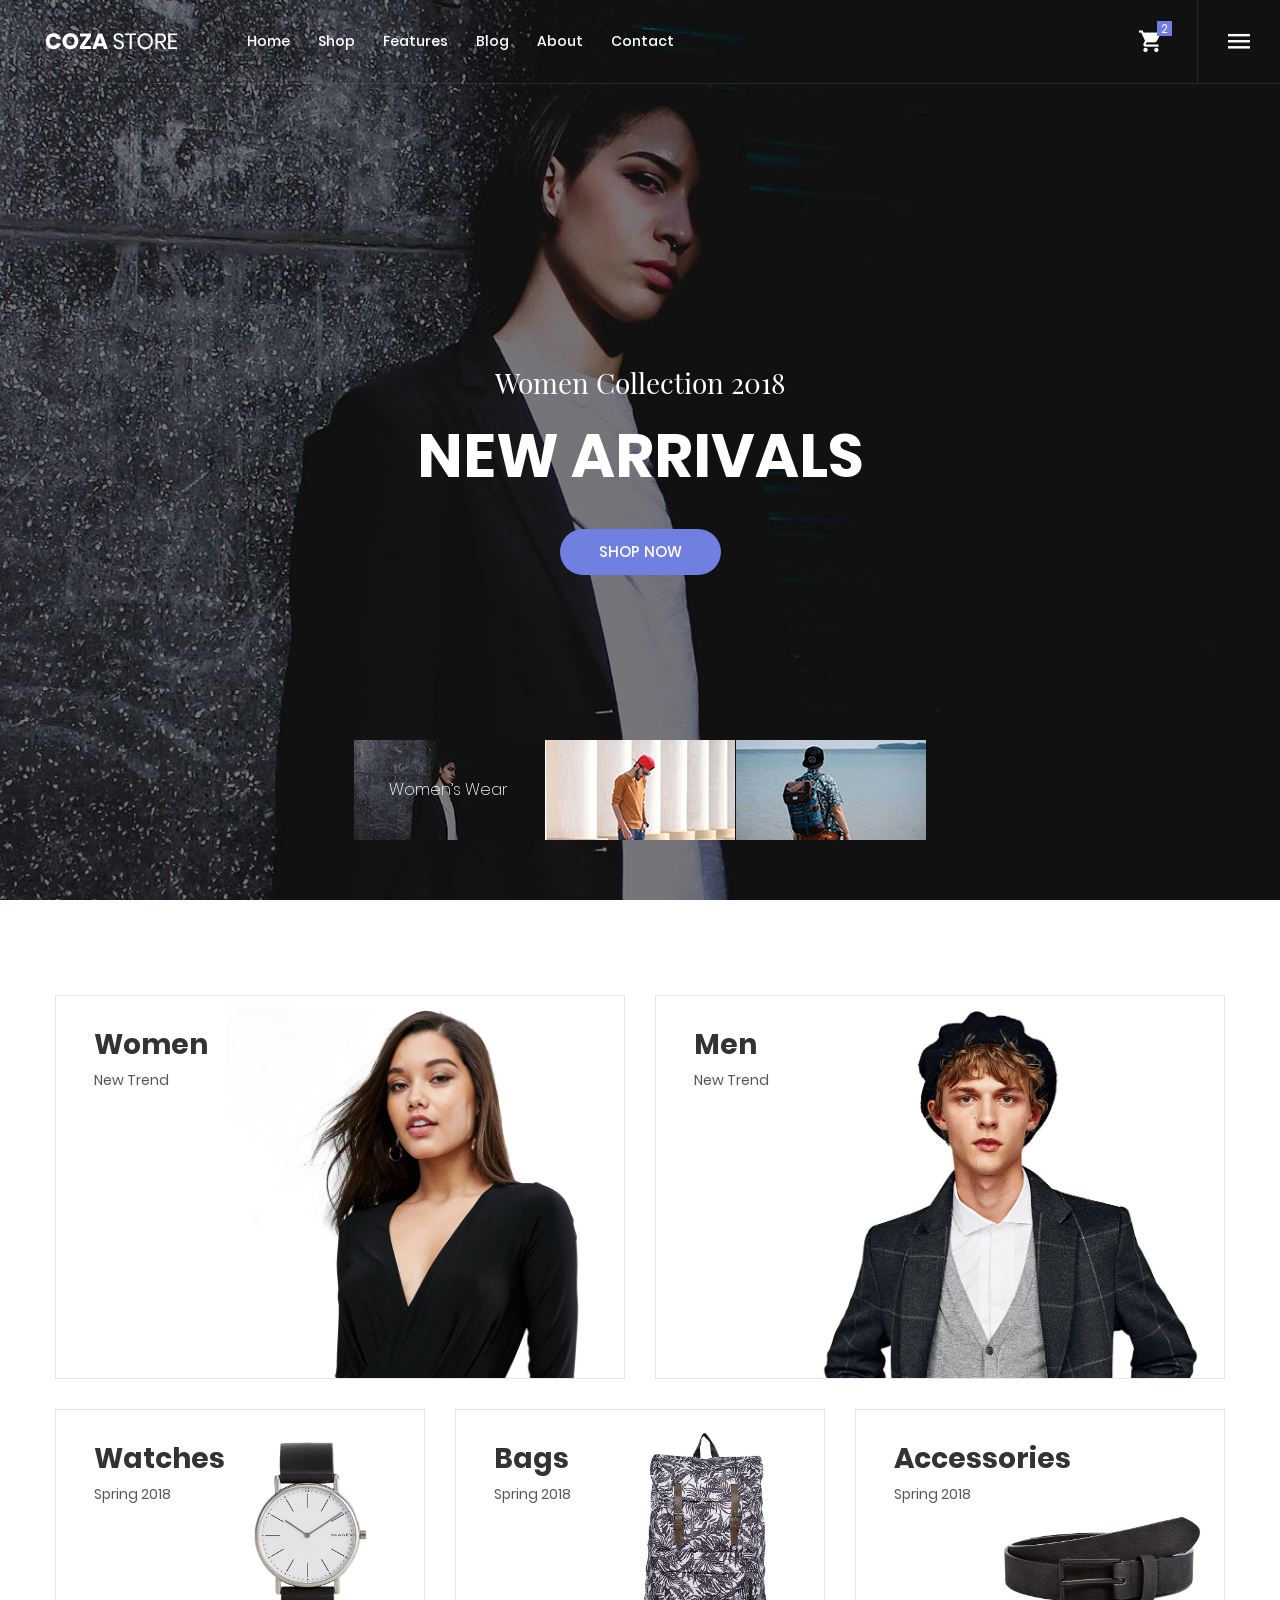
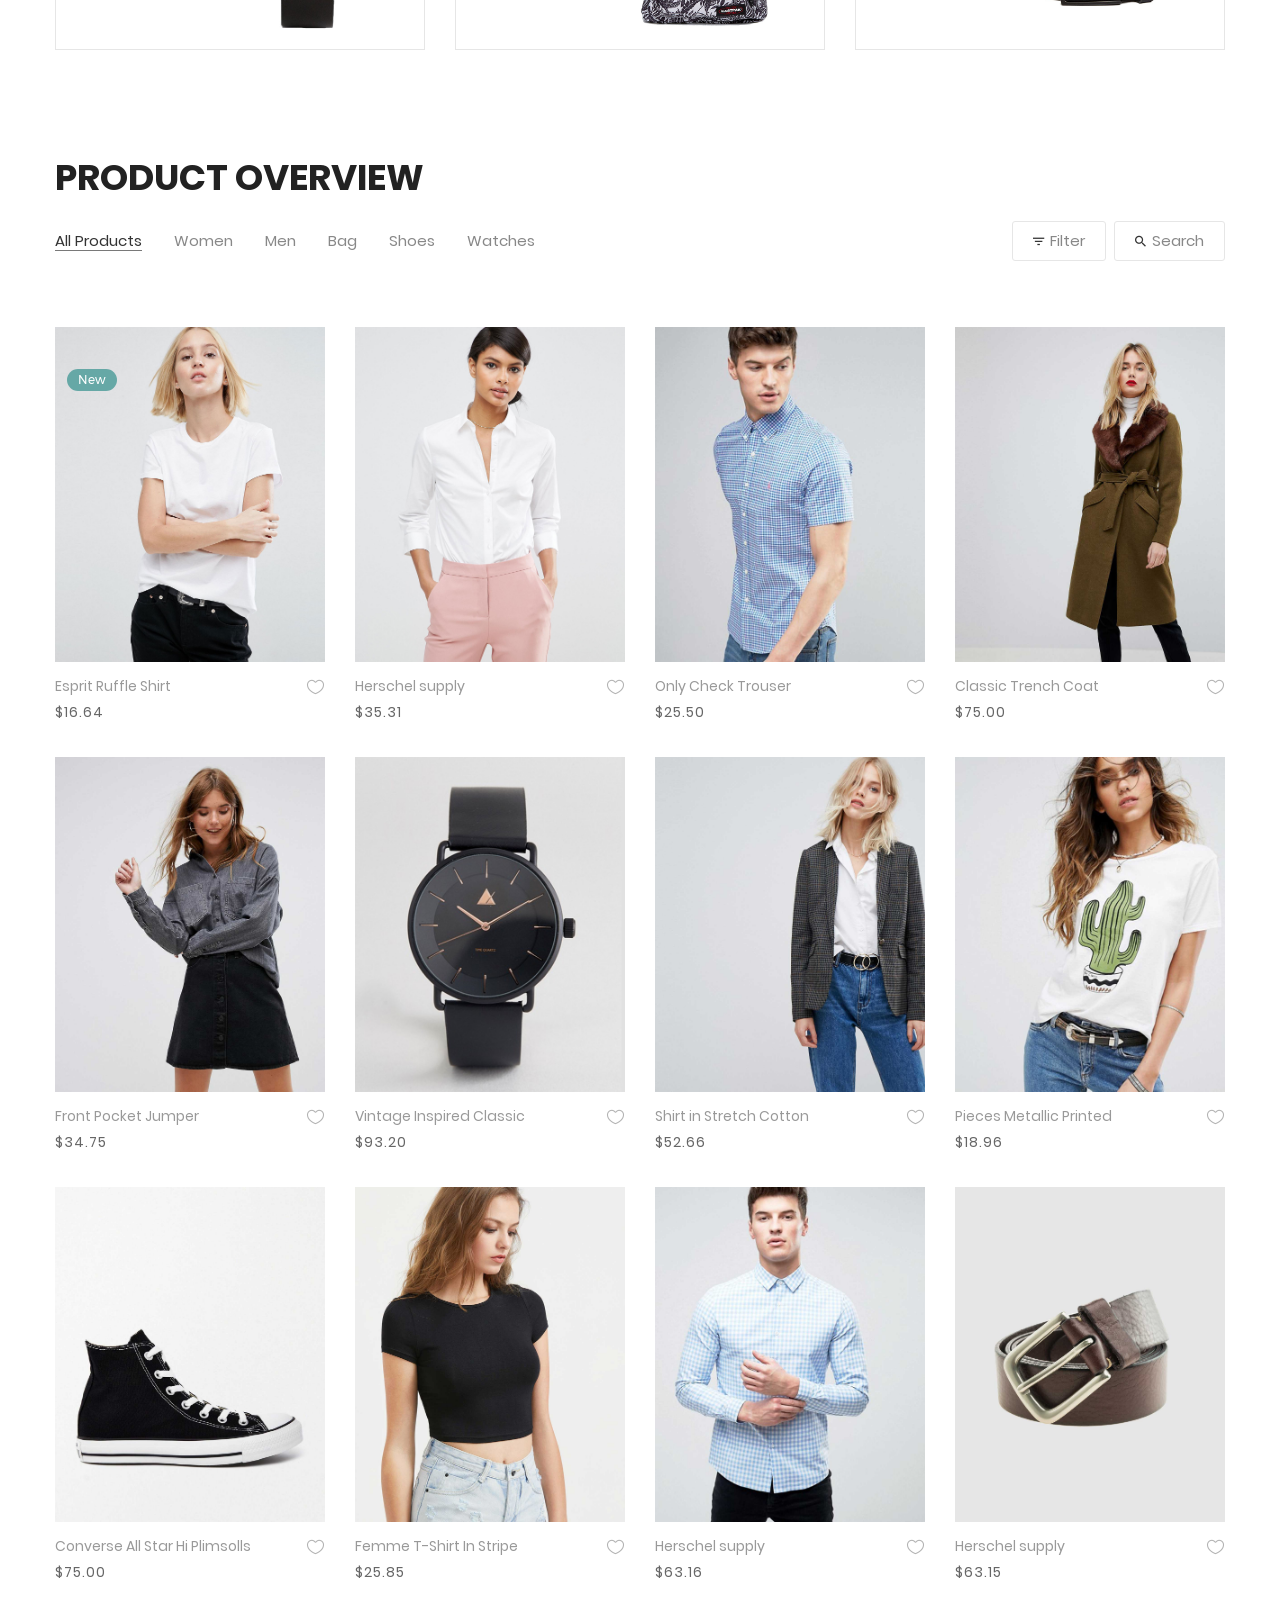
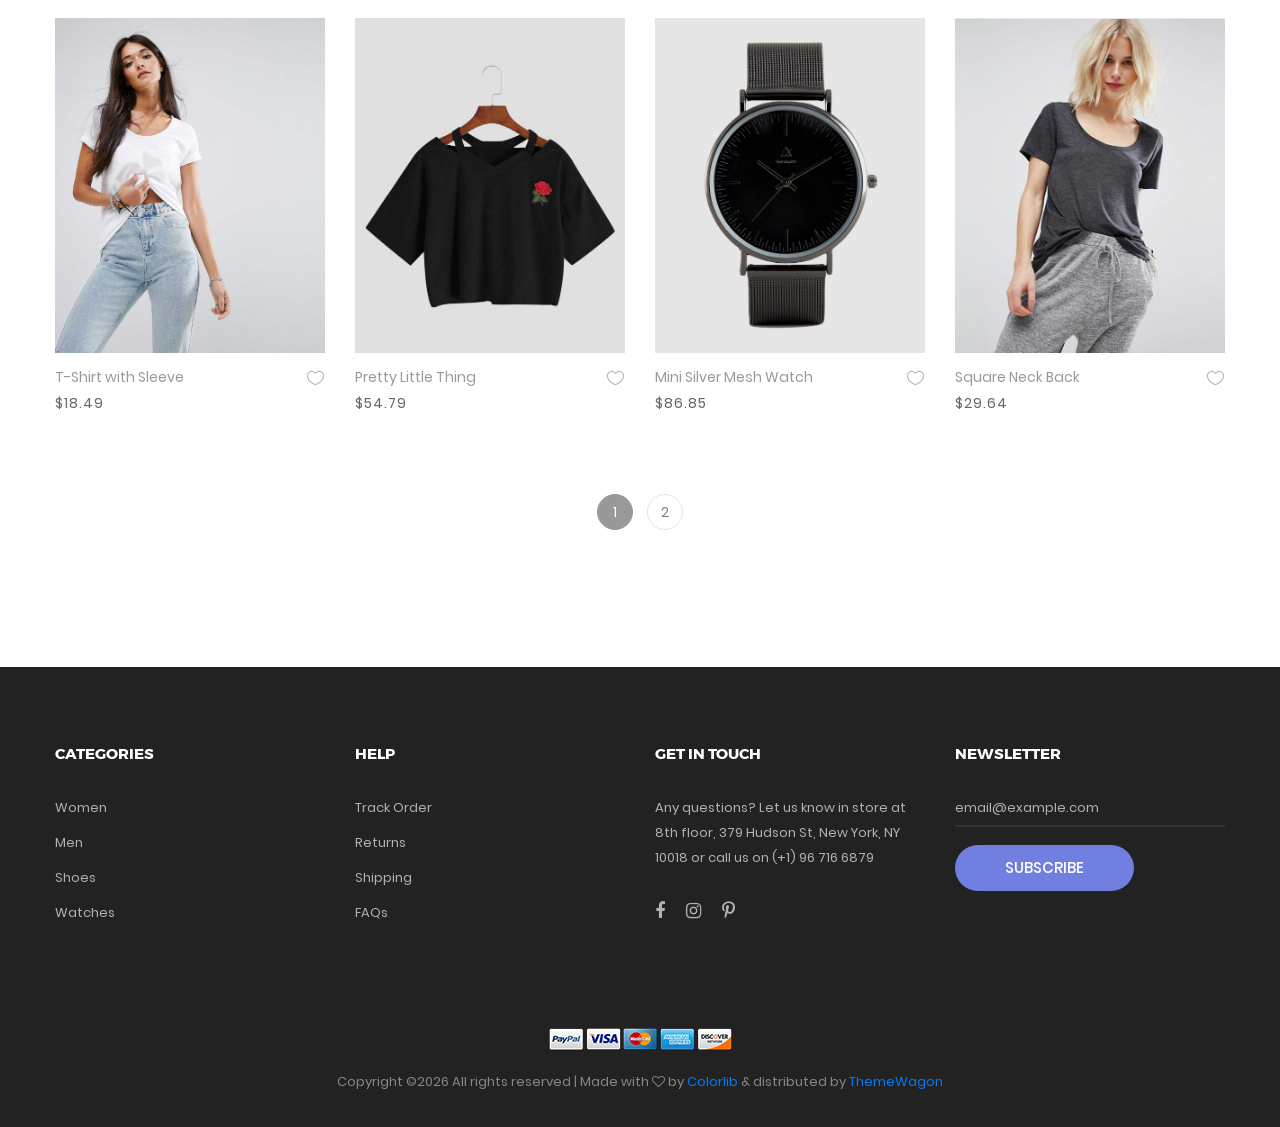
<file: home-03.html>
<!DOCTYPE html>
<html lang="en">
<head>
	<title>Home 03</title>
	<meta charset="UTF-8">
	<meta name="viewport" content="width=device-width, initial-scale=1">
<!--===============================================================================================-->	
	<link rel="icon" type="image/png" href="images/icons/favicon.png"/>
<!--===============================================================================================-->
	<link rel="stylesheet" type="text/css" href="vendor/bootstrap/css/bootstrap.min.css">
<!--===============================================================================================-->
	<link rel="stylesheet" type="text/css" href="fonts/font-awesome-4.7.0/css/font-awesome.min.css">
<!--===============================================================================================-->
	<link rel="stylesheet" type="text/css" href="fonts/iconic/css/material-design-iconic-font.min.css">
<!--===============================================================================================-->
	<link rel="stylesheet" type="text/css" href="fonts/linearicons-v1.0.0/icon-font.min.css">
<!--===============================================================================================-->
	<link rel="stylesheet" type="text/css" href="vendor/animate/animate.css">
<!--===============================================================================================-->	
	<link rel="stylesheet" type="text/css" href="vendor/css-hamburgers/hamburgers.min.css">
<!--===============================================================================================-->
	<link rel="stylesheet" type="text/css" href="vendor/animsition/css/animsition.min.css">
<!--===============================================================================================-->
	<link rel="stylesheet" type="text/css" href="vendor/select2/select2.min.css">
<!--===============================================================================================-->	
	<link rel="stylesheet" type="text/css" href="vendor/daterangepicker/daterangepicker.css">
<!--===============================================================================================-->
	<link rel="stylesheet" type="text/css" href="vendor/slick/slick.css">
<!--===============================================================================================-->
	<link rel="stylesheet" type="text/css" href="vendor/MagnificPopup/magnific-popup.css">
<!--===============================================================================================-->
	<link rel="stylesheet" type="text/css" href="vendor/perfect-scrollbar/perfect-scrollbar.css">
<!--===============================================================================================-->
	<link rel="stylesheet" type="text/css" href="css/util.css">
	<link rel="stylesheet" type="text/css" href="css/main.css">
<!--===============================================================================================-->
</head>
<body class="animsition">
	
	<!-- Header -->
	<header class="header-v3">
		<!-- Header desktop -->
		<div class="container-menu-desktop trans-03">
			<div class="wrap-menu-desktop">
				<nav class="limiter-menu-desktop p-l-45">
					
					<!-- Logo desktop -->		
					<a href="#" class="logo">
						<img src="images/icons/logo-02.png" alt="IMG-LOGO">
					</a>

					<!-- Menu desktop -->
					<div class="menu-desktop">
						<ul class="main-menu">
							<li>
								<a href="index.html">Home</a>
								<ul class="sub-menu">
									<li><a href="index.html">Homepage 1</a></li>
									<li><a href="home-02.html">Homepage 2</a></li>
									<li><a href="home-03.html">Homepage 3</a></li>
								</ul>
							</li>

							<li>
								<a href="product.html">Shop</a>
							</li>

							<li class="label1" data-label1="hot">
								<a href="shoping-cart.html">Features</a>
							</li>

							<li>
								<a href="blog.html">Blog</a>
							</li>

							<li>
								<a href="about.html">About</a>
							</li>

							<li>
								<a href="contact.html">Contact</a>
							</li>
						</ul>
					</div>	

					<!-- Icon header -->
					<div class="wrap-icon-header flex-w flex-r-m h-full">							
						<div class="flex-c-m h-full p-r-25 bor6">
							<div class="icon-header-item cl0 hov-cl1 trans-04 p-lr-11 icon-header-noti js-show-cart" data-notify="2">
								<i class="zmdi zmdi-shopping-cart"></i>
							</div>
						</div>
							
						<div class="flex-c-m h-full p-lr-19">
							<div class="icon-header-item cl0 hov-cl1 trans-04 p-lr-11 js-show-sidebar">
								<i class="zmdi zmdi-menu"></i>
							</div>
						</div>
					</div>
				</nav>
			</div>	
		</div>

		<!-- Header Mobile -->
		<div class="wrap-header-mobile">
			<!-- Logo moblie -->		
			<div class="logo-mobile">
				<a href="index.html"><img src="images/icons/logo-01.png" alt="IMG-LOGO"></a>
			</div>

			<!-- Icon header -->
			<div class="wrap-icon-header flex-w flex-r-m h-full m-r-15">
				<div class="flex-c-m h-full p-r-5">
					<div class="icon-header-item cl2 hov-cl1 trans-04 p-lr-11 icon-header-noti js-show-cart" data-notify="2">
						<i class="zmdi zmdi-shopping-cart"></i>
					</div>
				</div>
			</div>

			<!-- Button show menu -->
			<div class="btn-show-menu-mobile hamburger hamburger--squeeze">
				<span class="hamburger-box">
					<span class="hamburger-inner"></span>
				</span>
			</div>
		</div>


		<!-- Menu Mobile -->
		<div class="menu-mobile">
			<ul class="main-menu-m">
				<li>
					<a href="index.html">Home</a>
					<ul class="sub-menu-m">
						<li><a href="index.html">Homepage 1</a></li>
						<li><a href="home-02.html">Homepage 2</a></li>
						<li><a href="home-03.html">Homepage 3</a></li>
					</ul>
					<span class="arrow-main-menu-m">
						<i class="fa fa-angle-right" aria-hidden="true"></i>
					</span>
				</li>

				<li>
					<a href="product.html">Shop</a>
				</li>

				<li>
					<a href="shoping-cart.html" class="label1 rs1" data-label1="hot">Features</a>
				</li>

				<li>
					<a href="blog.html">Blog</a>
				</li>

				<li>
					<a href="about.html">About</a>
				</li>

				<li>
					<a href="contact.html">Contact</a>
				</li>
			</ul>
		</div>

		<!-- Modal Search -->
		<div class="modal-search-header flex-c-m trans-04 js-hide-modal-search">
			<button class="flex-c-m btn-hide-modal-search trans-04">
				<i class="zmdi zmdi-close"></i>
			</button>

			<form class="container-search-header">
				<div class="wrap-search-header">
					<input class="plh0" type="text" name="search" placeholder="Search...">

					<button class="flex-c-m trans-04">
						<i class="zmdi zmdi-search"></i>
					</button>
				</div>
			</form>
		</div>
	</header>


	<!-- Sidebar -->
	<aside class="wrap-sidebar js-sidebar">
		<div class="s-full js-hide-sidebar"></div>

		<div class="sidebar flex-col-l p-t-22 p-b-25">
			<div class="flex-r w-full p-b-30 p-r-27">
				<div class="fs-35 lh-10 cl2 p-lr-5 pointer hov-cl1 trans-04 js-hide-sidebar">
					<i class="zmdi zmdi-close"></i>
				</div>
			</div>

			<div class="sidebar-content flex-w w-full p-lr-65 js-pscroll">
				<ul class="sidebar-link w-full">
					<li class="p-b-13">
						<a href="index.html" class="stext-102 cl2 hov-cl1 trans-04">
							Home
						</a>
					</li>

					<li class="p-b-13">
						<a href="#" class="stext-102 cl2 hov-cl1 trans-04">
							My Wishlist
						</a>
					</li>

					<li class="p-b-13">
						<a href="#" class="stext-102 cl2 hov-cl1 trans-04">
							My Account
						</a>
					</li>

					<li class="p-b-13">
						<a href="#" class="stext-102 cl2 hov-cl1 trans-04">
							Track Oder
						</a>
					</li>

					<li class="p-b-13">
						<a href="#" class="stext-102 cl2 hov-cl1 trans-04">
							Refunds
						</a>
					</li>

					<li class="p-b-13">
						<a href="#" class="stext-102 cl2 hov-cl1 trans-04">
							Help & FAQs
						</a>
					</li>
				</ul>

				<div class="sidebar-gallery w-full p-tb-30">
					<span class="mtext-101 cl5">
						@ CozaStore
					</span>

					<div class="flex-w flex-sb p-t-36 gallery-lb">
						<!-- item gallery sidebar -->
						<div class="wrap-item-gallery m-b-10">
							<a class="item-gallery bg-img1" href="images/gallery-01.jpg" data-lightbox="gallery" 
							style="background-image: url('images/gallery-01.jpg');"></a>
						</div>

						<!-- item gallery sidebar -->
						<div class="wrap-item-gallery m-b-10">
							<a class="item-gallery bg-img1" href="images/gallery-02.jpg" data-lightbox="gallery" 
							style="background-image: url('images/gallery-02.jpg');"></a>
						</div>

						<!-- item gallery sidebar -->
						<div class="wrap-item-gallery m-b-10">
							<a class="item-gallery bg-img1" href="images/gallery-03.jpg" data-lightbox="gallery" 
							style="background-image: url('images/gallery-03.jpg');"></a>
						</div>

						<!-- item gallery sidebar -->
						<div class="wrap-item-gallery m-b-10">
							<a class="item-gallery bg-img1" href="images/gallery-04.jpg" data-lightbox="gallery" 
							style="background-image: url('images/gallery-04.jpg');"></a>
						</div>

						<!-- item gallery sidebar -->
						<div class="wrap-item-gallery m-b-10">
							<a class="item-gallery bg-img1" href="images/gallery-05.jpg" data-lightbox="gallery" 
							style="background-image: url('images/gallery-05.jpg');"></a>
						</div>

						<!-- item gallery sidebar -->
						<div class="wrap-item-gallery m-b-10">
							<a class="item-gallery bg-img1" href="images/gallery-06.jpg" data-lightbox="gallery" 
							style="background-image: url('images/gallery-06.jpg');"></a>
						</div>

						<!-- item gallery sidebar -->
						<div class="wrap-item-gallery m-b-10">
							<a class="item-gallery bg-img1" href="images/gallery-07.jpg" data-lightbox="gallery" 
							style="background-image: url('images/gallery-07.jpg');"></a>
						</div>

						<!-- item gallery sidebar -->
						<div class="wrap-item-gallery m-b-10">
							<a class="item-gallery bg-img1" href="images/gallery-08.jpg" data-lightbox="gallery" 
							style="background-image: url('images/gallery-08.jpg');"></a>
						</div>

						<!-- item gallery sidebar -->
						<div class="wrap-item-gallery m-b-10">
							<a class="item-gallery bg-img1" href="images/gallery-09.jpg" data-lightbox="gallery" 
							style="background-image: url('images/gallery-09.jpg');"></a>
						</div>
					</div>
				</div>

				<div class="sidebar-gallery w-full">
					<span class="mtext-101 cl5">
						About Us
					</span>

					<p class="stext-108 cl6 p-t-27">
						Lorem ipsum dolor sit amet, consectetur adipiscing elit. Curabitur maximus vulputate hendrerit. Praesent faucibus erat vitae rutrum gravida. Vestibulum tempus mi enim, in molestie sem fermentum quis. 
					</p>
				</div>
			</div>
		</div>
	</aside>


	<!-- Cart -->
	<div class="wrap-header-cart js-panel-cart">
		<div class="s-full js-hide-cart"></div>

		<div class="header-cart flex-col-l p-l-65 p-r-25">
			<div class="header-cart-title flex-w flex-sb-m p-b-8">
				<span class="mtext-103 cl2">
					Your Cart
				</span>

				<div class="fs-35 lh-10 cl2 p-lr-5 pointer hov-cl1 trans-04 js-hide-cart">
					<i class="zmdi zmdi-close"></i>
				</div>
			</div>
			
			<div class="header-cart-content flex-w js-pscroll">
				<ul class="header-cart-wrapitem w-full">
					<li class="header-cart-item flex-w flex-t m-b-12">
						<div class="header-cart-item-img">
							<img src="images/item-cart-01.jpg" alt="IMG">
						</div>

						<div class="header-cart-item-txt p-t-8">
							<a href="#" class="header-cart-item-name m-b-18 hov-cl1 trans-04">
								White Shirt Pleat
							</a>

							<span class="header-cart-item-info">
								1 x $19.00
							</span>
						</div>
					</li>

					<li class="header-cart-item flex-w flex-t m-b-12">
						<div class="header-cart-item-img">
							<img src="images/item-cart-02.jpg" alt="IMG">
						</div>

						<div class="header-cart-item-txt p-t-8">
							<a href="#" class="header-cart-item-name m-b-18 hov-cl1 trans-04">
								Converse All Star
							</a>

							<span class="header-cart-item-info">
								1 x $39.00
							</span>
						</div>
					</li>

					<li class="header-cart-item flex-w flex-t m-b-12">
						<div class="header-cart-item-img">
							<img src="images/item-cart-03.jpg" alt="IMG">
						</div>

						<div class="header-cart-item-txt p-t-8">
							<a href="#" class="header-cart-item-name m-b-18 hov-cl1 trans-04">
								Nixon Porter Leather
							</a>

							<span class="header-cart-item-info">
								1 x $17.00
							</span>
						</div>
					</li>
				</ul>
				
				<div class="w-full">
					<div class="header-cart-total w-full p-tb-40">
						Total: $75.00
					</div>

					<div class="header-cart-buttons flex-w w-full">
						<a href="shoping-cart.html" class="flex-c-m stext-101 cl0 size-107 bg3 bor2 hov-btn3 p-lr-15 trans-04 m-r-8 m-b-10">
							View Cart
						</a>

						<a href="shoping-cart.html" class="flex-c-m stext-101 cl0 size-107 bg3 bor2 hov-btn3 p-lr-15 trans-04 m-b-10">
							Check Out
						</a>
					</div>
				</div>
			</div>
		</div>
	</div>



	<!-- Slider -->
	<section class="section-slide">
		<div class="wrap-slick1 rs2-slick1">
			<div class="slick1">
				<div class="item-slick1 bg-overlay1" style="background-image: url(images/slide-05.jpg);" data-thumb="images/thumb-01.jpg" data-caption="Women’s Wear">
					<div class="container h-full">
						<div class="flex-col-c-m h-full p-t-100 p-b-60 respon5">
							<div class="layer-slick1 animated visible-false" data-appear="fadeInDown" data-delay="0">
								<span class="ltext-202 txt-center cl0 respon2">
									Women Collection 2018
								</span>
							</div>
								
							<div class="layer-slick1 animated visible-false" data-appear="fadeInUp" data-delay="800">
								<h2 class="ltext-104 txt-center cl0 p-t-22 p-b-40 respon1">
									New arrivals
								</h2>
							</div>
								
							<div class="layer-slick1 animated visible-false" data-appear="zoomIn" data-delay="1600">
								<a href="product.html" class="flex-c-m stext-101 cl0 size-101 bg1 bor1 hov-btn2 p-lr-15 trans-04">
									Shop Now
								</a>
							</div>
						</div>
					</div>
				</div>

				<div class="item-slick1 bg-overlay1" style="background-image: url(images/slide-06.jpg);" data-thumb="images/thumb-02.jpg" data-caption="Men’s Wear">
					<div class="container h-full">
						<div class="flex-col-c-m h-full p-t-100 p-b-60 respon5">
							<div class="layer-slick1 animated visible-false" data-appear="rollIn" data-delay="0">
								<span class="ltext-202 txt-center cl0 respon2">
									Men New-Season
								</span>
							</div>
								
							<div class="layer-slick1 animated visible-false" data-appear="lightSpeedIn" data-delay="800">
								<h2 class="ltext-104 txt-center cl0 p-t-22 p-b-40 respon1">
									Jackets & Coats
								</h2>
							</div>
								
							<div class="layer-slick1 animated visible-false" data-appear="slideInUp" data-delay="1600">
								<a href="product.html" class="flex-c-m stext-101 cl0 size-101 bg1 bor1 hov-btn2 p-lr-15 trans-04">
									Shop Now
								</a>
							</div>
						</div>
					</div>
				</div>

				<div class="item-slick1 bg-overlay1" style="background-image: url(images/slide-07.jpg);" data-thumb="images/thumb-03.jpg" data-caption="Men’s Wear">
					<div class="container h-full">
						<div class="flex-col-c-m h-full p-t-100 p-b-60 respon5">
							<div class="layer-slick1 animated visible-false" data-appear="rotateInDownLeft" data-delay="0">
								<span class="ltext-202 txt-center cl0 respon2">
									Men Collection 2018
								</span>
							</div>
								
							<div class="layer-slick1 animated visible-false" data-appear="rotateInUpRight" data-delay="800">
								<h2 class="ltext-104 txt-center cl0 p-t-22 p-b-40 respon1">
									NEW SEASON
								</h2>
							</div>
								
							<div class="layer-slick1 animated visible-false" data-appear="rotateIn" data-delay="1600">
								<a href="product.html" class="flex-c-m stext-101 cl0 size-101 bg1 bor1 hov-btn2 p-lr-15 trans-04">
									Shop Now
								</a>
							</div>
						</div>
					</div>
				</div>
			</div>

			<div class="wrap-slick1-dots p-lr-10"></div>
		</div>
	</section>


	<!-- Banner -->
	<div class="sec-banner bg0 p-t-95 p-b-55">
		<div class="container">
			<div class="row">
				<div class="col-md-6 p-b-30 m-lr-auto">
					<!-- Block1 -->
					<div class="block1 wrap-pic-w">
						<img src="images/banner-04.jpg" alt="IMG-BANNER">

						<a href="product.html" class="block1-txt ab-t-l s-full flex-col-l-sb p-lr-38 p-tb-34 trans-03 respon3">
							<div class="block1-txt-child1 flex-col-l">
								<span class="block1-name ltext-102 trans-04 p-b-8">
									Women
								</span>

								<span class="block1-info stext-102 trans-04">
									New Trend
								</span>
							</div>

							<div class="block1-txt-child2 p-b-4 trans-05">
								<div class="block1-link stext-101 cl0 trans-09">
									Shop Now
								</div>
							</div>
						</a>
					</div>
				</div>

				<div class="col-md-6 p-b-30 m-lr-auto">
					<!-- Block1 -->
					<div class="block1 wrap-pic-w">
						<img src="images/banner-05.jpg" alt="IMG-BANNER">

						<a href="product.html" class="block1-txt ab-t-l s-full flex-col-l-sb p-lr-38 p-tb-34 trans-03 respon3">
							<div class="block1-txt-child1 flex-col-l">
								<span class="block1-name ltext-102 trans-04 p-b-8">
									Men
								</span>

								<span class="block1-info stext-102 trans-04">
									New Trend
								</span>
							</div>

							<div class="block1-txt-child2 p-b-4 trans-05">
								<div class="block1-link stext-101 cl0 trans-09">
									Shop Now
								</div>
							</div>
						</a>
					</div>
				</div>

				<div class="col-md-6 col-lg-4 p-b-30 m-lr-auto">
					<!-- Block1 -->
					<div class="block1 wrap-pic-w">
						<img src="images/banner-07.jpg" alt="IMG-BANNER">

						<a href="product.html" class="block1-txt ab-t-l s-full flex-col-l-sb p-lr-38 p-tb-34 trans-03 respon3">
							<div class="block1-txt-child1 flex-col-l">
								<span class="block1-name ltext-102 trans-04 p-b-8">
									Watches
								</span>

								<span class="block1-info stext-102 trans-04">
									Spring 2018
								</span>
							</div>

							<div class="block1-txt-child2 p-b-4 trans-05">
								<div class="block1-link stext-101 cl0 trans-09">
									Shop Now
								</div>
							</div>
						</a>
					</div>
				</div>

				<div class="col-md-6 col-lg-4 p-b-30 m-lr-auto">
					<!-- Block1 -->
					<div class="block1 wrap-pic-w">
						<img src="images/banner-08.jpg" alt="IMG-BANNER">

						<a href="product.html" class="block1-txt ab-t-l s-full flex-col-l-sb p-lr-38 p-tb-34 trans-03 respon3">
							<div class="block1-txt-child1 flex-col-l">
								<span class="block1-name ltext-102 trans-04 p-b-8">
									Bags
								</span>

								<span class="block1-info stext-102 trans-04">
									Spring 2018
								</span>
							</div>

							<div class="block1-txt-child2 p-b-4 trans-05">
								<div class="block1-link stext-101 cl0 trans-09">
									Shop Now
								</div>
							</div>
						</a>
					</div>
				</div>

				<div class="col-md-6 col-lg-4 p-b-30 m-lr-auto">
					<!-- Block1 -->
					<div class="block1 wrap-pic-w">
						<img src="images/banner-09.jpg" alt="IMG-BANNER">

						<a href="product.html" class="block1-txt ab-t-l s-full flex-col-l-sb p-lr-38 p-tb-34 trans-03 respon3">
							<div class="block1-txt-child1 flex-col-l">
								<span class="block1-name ltext-102 trans-04 p-b-8">
									Accessories
								</span>

								<span class="block1-info stext-102 trans-04">
									Spring 2018
								</span>
							</div>

							<div class="block1-txt-child2 p-b-4 trans-05">
								<div class="block1-link stext-101 cl0 trans-09">
									Shop Now
								</div>
							</div>
						</a>
					</div>
				</div>
			</div>
		</div>
	</div>


	<!-- Product -->
	<section class="bg0 p-t-23 p-b-130">
		<div class="container">
			<div class="p-b-10">
				<h3 class="ltext-103 cl5">
					Product Overview
				</h3>
			</div>

			<div class="flex-w flex-sb-m p-b-52">
				<div class="flex-w flex-l-m filter-tope-group m-tb-10">
					<button class="stext-106 cl6 hov1 bor3 trans-04 m-r-32 m-tb-5 how-active1" data-filter="*">
						All Products
					</button>

					<button class="stext-106 cl6 hov1 bor3 trans-04 m-r-32 m-tb-5" data-filter=".women">
						Women
					</button>

					<button class="stext-106 cl6 hov1 bor3 trans-04 m-r-32 m-tb-5" data-filter=".men">
						Men
					</button>

					<button class="stext-106 cl6 hov1 bor3 trans-04 m-r-32 m-tb-5" data-filter=".bag">
						Bag
					</button>

					<button class="stext-106 cl6 hov1 bor3 trans-04 m-r-32 m-tb-5" data-filter=".shoes">
						Shoes
					</button>

					<button class="stext-106 cl6 hov1 bor3 trans-04 m-r-32 m-tb-5" data-filter=".watches">
						Watches
					</button>
				</div>

				<div class="flex-w flex-c-m m-tb-10">
					<div class="flex-c-m stext-106 cl6 size-104 bor4 pointer hov-btn3 trans-04 m-r-8 m-tb-4 js-show-filter">
						<i class="icon-filter cl2 m-r-6 fs-15 trans-04 zmdi zmdi-filter-list"></i>
						<i class="icon-close-filter cl2 m-r-6 fs-15 trans-04 zmdi zmdi-close dis-none"></i>
						 Filter
					</div>

					<div class="flex-c-m stext-106 cl6 size-105 bor4 pointer hov-btn3 trans-04 m-tb-4 js-show-search">
						<i class="icon-search cl2 m-r-6 fs-15 trans-04 zmdi zmdi-search"></i>
						<i class="icon-close-search cl2 m-r-6 fs-15 trans-04 zmdi zmdi-close dis-none"></i>
						Search
					</div>
				</div>
				
				<!-- Search product -->
				<div class="dis-none panel-search w-full p-t-10 p-b-15">
					<div class="bor8 dis-flex p-l-15">
						<button class="size-113 flex-c-m fs-16 cl2 hov-cl1 trans-04">
							<i class="zmdi zmdi-search"></i>
						</button>

						<input class="mtext-107 cl2 size-114 plh2 p-r-15" type="text" name="search-product" placeholder="Search">
					</div>	
				</div>

				<!-- Filter -->
				<div class="dis-none panel-filter w-full p-t-10">
					<div class="wrap-filter flex-w bg6 w-full p-lr-40 p-t-27 p-lr-15-sm">
						<div class="filter-col1 p-r-15 p-b-27">
							<div class="mtext-102 cl2 p-b-15">
								Sort By
							</div>

							<ul>
								<li class="p-b-6">
									<a href="#" class="filter-link stext-106 trans-04">
										Default
									</a>
								</li>

								<li class="p-b-6">
									<a href="#" class="filter-link stext-106 trans-04">
										Popularity
									</a>
								</li>

								<li class="p-b-6">
									<a href="#" class="filter-link stext-106 trans-04">
										Average rating
									</a>
								</li>

								<li class="p-b-6">
									<a href="#" class="filter-link stext-106 trans-04 filter-link-active">
										Newness
									</a>
								</li>

								<li class="p-b-6">
									<a href="#" class="filter-link stext-106 trans-04">
										Price: Low to High
									</a>
								</li>

								<li class="p-b-6">
									<a href="#" class="filter-link stext-106 trans-04">
										Price: High to Low
									</a>
								</li>
							</ul>
						</div>

						<div class="filter-col2 p-r-15 p-b-27">
							<div class="mtext-102 cl2 p-b-15">
								Price
							</div>

							<ul>
								<li class="p-b-6">
									<a href="#" class="filter-link stext-106 trans-04 filter-link-active">
										All
									</a>
								</li>

								<li class="p-b-6">
									<a href="#" class="filter-link stext-106 trans-04">
										$0.00 - $50.00
									</a>
								</li>

								<li class="p-b-6">
									<a href="#" class="filter-link stext-106 trans-04">
										$50.00 - $100.00
									</a>
								</li>

								<li class="p-b-6">
									<a href="#" class="filter-link stext-106 trans-04">
										$100.00 - $150.00
									</a>
								</li>

								<li class="p-b-6">
									<a href="#" class="filter-link stext-106 trans-04">
										$150.00 - $200.00
									</a>
								</li>

								<li class="p-b-6">
									<a href="#" class="filter-link stext-106 trans-04">
										$200.00+
									</a>
								</li>
							</ul>
						</div>

						<div class="filter-col3 p-r-15 p-b-27">
							<div class="mtext-102 cl2 p-b-15">
								Color
							</div>

							<ul>
								<li class="p-b-6">
									<span class="fs-15 lh-12 m-r-6" style="color: #222;">
										<i class="zmdi zmdi-circle"></i>
									</span>

									<a href="#" class="filter-link stext-106 trans-04">
										Black
									</a>
								</li>

								<li class="p-b-6">
									<span class="fs-15 lh-12 m-r-6" style="color: #4272d7;">
										<i class="zmdi zmdi-circle"></i>
									</span>

									<a href="#" class="filter-link stext-106 trans-04 filter-link-active">
										Blue
									</a>
								</li>

								<li class="p-b-6">
									<span class="fs-15 lh-12 m-r-6" style="color: #b3b3b3;">
										<i class="zmdi zmdi-circle"></i>
									</span>

									<a href="#" class="filter-link stext-106 trans-04">
										Grey
									</a>
								</li>

								<li class="p-b-6">
									<span class="fs-15 lh-12 m-r-6" style="color: #00ad5f;">
										<i class="zmdi zmdi-circle"></i>
									</span>

									<a href="#" class="filter-link stext-106 trans-04">
										Green
									</a>
								</li>

								<li class="p-b-6">
									<span class="fs-15 lh-12 m-r-6" style="color: #fa4251;">
										<i class="zmdi zmdi-circle"></i>
									</span>

									<a href="#" class="filter-link stext-106 trans-04">
										Red
									</a>
								</li>

								<li class="p-b-6">
									<span class="fs-15 lh-12 m-r-6" style="color: #aaa;">
										<i class="zmdi zmdi-circle-o"></i>
									</span>

									<a href="#" class="filter-link stext-106 trans-04">
										White
									</a>
								</li>
							</ul>
						</div>

						<div class="filter-col4 p-b-27">
							<div class="mtext-102 cl2 p-b-15">
								Tags
							</div>

							<div class="flex-w p-t-4 m-r--5">
								<a href="#" class="flex-c-m stext-107 cl6 size-301 bor7 p-lr-15 hov-tag1 trans-04 m-r-5 m-b-5">
									Fashion
								</a>

								<a href="#" class="flex-c-m stext-107 cl6 size-301 bor7 p-lr-15 hov-tag1 trans-04 m-r-5 m-b-5">
									Lifestyle
								</a>

								<a href="#" class="flex-c-m stext-107 cl6 size-301 bor7 p-lr-15 hov-tag1 trans-04 m-r-5 m-b-5">
									Denim
								</a>

								<a href="#" class="flex-c-m stext-107 cl6 size-301 bor7 p-lr-15 hov-tag1 trans-04 m-r-5 m-b-5">
									Streetstyle
								</a>

								<a href="#" class="flex-c-m stext-107 cl6 size-301 bor7 p-lr-15 hov-tag1 trans-04 m-r-5 m-b-5">
									Crafts
								</a>
							</div>
						</div>
					</div>
				</div>
			</div>

			<div class="row isotope-grid">
				<div class="col-sm-6 col-md-4 col-lg-3 p-b-35 isotope-item women">
					<!-- Block2 -->
					<div class="block2">
						<div class="block2-pic hov-img0 label-new" data-label="New">
							<img src="images/product-01.jpg" alt="IMG-PRODUCT">

							<a href="#" class="block2-btn flex-c-m stext-103 cl2 size-102 bg0 bor2 hov-btn1 p-lr-15 trans-04 js-show-modal1">
								Quick View
							</a>
						</div>

						<div class="block2-txt flex-w flex-t p-t-14">
							<div class="block2-txt-child1 flex-col-l ">
								<a href="product-detail.html" class="stext-104 cl4 hov-cl1 trans-04 js-name-b2 p-b-6">
									Esprit Ruffle Shirt
								</a>

								<span class="stext-105 cl3">
									$16.64
								</span>
							</div>

							<div class="block2-txt-child2 flex-r p-t-3">
								<a href="#" class="btn-addwish-b2 dis-block pos-relative js-addwish-b2">
									<img class="icon-heart1 dis-block trans-04" src="images/icons/icon-heart-01.png" alt="ICON">
									<img class="icon-heart2 dis-block trans-04 ab-t-l" src="images/icons/icon-heart-02.png" alt="ICON">
								</a>
							</div>
						</div>
					</div>
				</div>

				<div class="col-sm-6 col-md-4 col-lg-3 p-b-35 isotope-item women">
					<!-- Block2 -->
					<div class="block2">
						<div class="block2-pic hov-img0">
							<img src="images/product-02.jpg" alt="IMG-PRODUCT">

							<a href="#" class="block2-btn flex-c-m stext-103 cl2 size-102 bg0 bor2 hov-btn1 p-lr-15 trans-04 js-show-modal1">
								Quick View
							</a>
						</div>

						<div class="block2-txt flex-w flex-t p-t-14">
							<div class="block2-txt-child1 flex-col-l ">
								<a href="product-detail.html" class="stext-104 cl4 hov-cl1 trans-04 js-name-b2 p-b-6">
									Herschel supply
								</a>

								<span class="stext-105 cl3">
									$35.31
								</span>
							</div>

							<div class="block2-txt-child2 flex-r p-t-3">
								<a href="#" class="btn-addwish-b2 dis-block pos-relative js-addwish-b2">
									<img class="icon-heart1 dis-block trans-04" src="images/icons/icon-heart-01.png" alt="ICON">
									<img class="icon-heart2 dis-block trans-04 ab-t-l" src="images/icons/icon-heart-02.png" alt="ICON">
								</a>
							</div>
						</div>
					</div>
				</div>

				<div class="col-sm-6 col-md-4 col-lg-3 p-b-35 isotope-item men">
					<!-- Block2 -->
					<div class="block2">
						<div class="block2-pic hov-img0">
							<img src="images/product-03.jpg" alt="IMG-PRODUCT">

							<a href="#" class="block2-btn flex-c-m stext-103 cl2 size-102 bg0 bor2 hov-btn1 p-lr-15 trans-04 js-show-modal1">
								Quick View
							</a>
						</div>

						<div class="block2-txt flex-w flex-t p-t-14">
							<div class="block2-txt-child1 flex-col-l ">
								<a href="product-detail.html" class="stext-104 cl4 hov-cl1 trans-04 js-name-b2 p-b-6">
									Only Check Trouser
								</a>

								<span class="stext-105 cl3">
									$25.50
								</span>
							</div>

							<div class="block2-txt-child2 flex-r p-t-3">
								<a href="#" class="btn-addwish-b2 dis-block pos-relative js-addwish-b2">
									<img class="icon-heart1 dis-block trans-04" src="images/icons/icon-heart-01.png" alt="ICON">
									<img class="icon-heart2 dis-block trans-04 ab-t-l" src="images/icons/icon-heart-02.png" alt="ICON">
								</a>
							</div>
						</div>
					</div>
				</div>

				<div class="col-sm-6 col-md-4 col-lg-3 p-b-35 isotope-item women">
					<!-- Block2 -->
					<div class="block2">
						<div class="block2-pic hov-img0">
							<img src="images/product-04.jpg" alt="IMG-PRODUCT">

							<a href="#" class="block2-btn flex-c-m stext-103 cl2 size-102 bg0 bor2 hov-btn1 p-lr-15 trans-04 js-show-modal1">
								Quick View
							</a>
						</div>

						<div class="block2-txt flex-w flex-t p-t-14">
							<div class="block2-txt-child1 flex-col-l ">
								<a href="product-detail.html" class="stext-104 cl4 hov-cl1 trans-04 js-name-b2 p-b-6">
									Classic Trench Coat
								</a>

								<span class="stext-105 cl3">
									$75.00
								</span>
							</div>

							<div class="block2-txt-child2 flex-r p-t-3">
								<a href="#" class="btn-addwish-b2 dis-block pos-relative js-addwish-b2">
									<img class="icon-heart1 dis-block trans-04" src="images/icons/icon-heart-01.png" alt="ICON">
									<img class="icon-heart2 dis-block trans-04 ab-t-l" src="images/icons/icon-heart-02.png" alt="ICON">
								</a>
							</div>
						</div>
					</div>
				</div>

				<div class="col-sm-6 col-md-4 col-lg-3 p-b-35 isotope-item women">
					<!-- Block2 -->
					<div class="block2">
						<div class="block2-pic hov-img0">
							<img src="images/product-05.jpg" alt="IMG-PRODUCT">

							<a href="#" class="block2-btn flex-c-m stext-103 cl2 size-102 bg0 bor2 hov-btn1 p-lr-15 trans-04 js-show-modal1">
								Quick View
							</a>
						</div>

						<div class="block2-txt flex-w flex-t p-t-14">
							<div class="block2-txt-child1 flex-col-l ">
								<a href="product-detail.html" class="stext-104 cl4 hov-cl1 trans-04 js-name-b2 p-b-6">
									Front Pocket Jumper
								</a>

								<span class="stext-105 cl3">
									$34.75
								</span>
							</div>

							<div class="block2-txt-child2 flex-r p-t-3">
								<a href="#" class="btn-addwish-b2 dis-block pos-relative js-addwish-b2">
									<img class="icon-heart1 dis-block trans-04" src="images/icons/icon-heart-01.png" alt="ICON">
									<img class="icon-heart2 dis-block trans-04 ab-t-l" src="images/icons/icon-heart-02.png" alt="ICON">
								</a>
							</div>
						</div>
					</div>
				</div>

				<div class="col-sm-6 col-md-4 col-lg-3 p-b-35 isotope-item watches">
					<!-- Block2 -->
					<div class="block2">
						<div class="block2-pic hov-img0">
							<img src="images/product-06.jpg" alt="IMG-PRODUCT">

							<a href="#" class="block2-btn flex-c-m stext-103 cl2 size-102 bg0 bor2 hov-btn1 p-lr-15 trans-04 js-show-modal1">
								Quick View
							</a>
						</div>

						<div class="block2-txt flex-w flex-t p-t-14">
							<div class="block2-txt-child1 flex-col-l ">
								<a href="product-detail.html" class="stext-104 cl4 hov-cl1 trans-04 js-name-b2 p-b-6">
									Vintage Inspired Classic 
								</a>

								<span class="stext-105 cl3">
									$93.20
								</span>
							</div>

							<div class="block2-txt-child2 flex-r p-t-3">
								<a href="#" class="btn-addwish-b2 dis-block pos-relative js-addwish-b2">
									<img class="icon-heart1 dis-block trans-04" src="images/icons/icon-heart-01.png" alt="ICON">
									<img class="icon-heart2 dis-block trans-04 ab-t-l" src="images/icons/icon-heart-02.png" alt="ICON">
								</a>
							</div>
						</div>
					</div>
				</div>

				<div class="col-sm-6 col-md-4 col-lg-3 p-b-35 isotope-item women">
					<!-- Block2 -->
					<div class="block2">
						<div class="block2-pic hov-img0">
							<img src="images/product-07.jpg" alt="IMG-PRODUCT">

							<a href="#" class="block2-btn flex-c-m stext-103 cl2 size-102 bg0 bor2 hov-btn1 p-lr-15 trans-04 js-show-modal1">
								Quick View
							</a>
						</div>

						<div class="block2-txt flex-w flex-t p-t-14">
							<div class="block2-txt-child1 flex-col-l ">
								<a href="product-detail.html" class="stext-104 cl4 hov-cl1 trans-04 js-name-b2 p-b-6">
									Shirt in Stretch Cotton
								</a>

								<span class="stext-105 cl3">
									$52.66
								</span>
							</div>

							<div class="block2-txt-child2 flex-r p-t-3">
								<a href="#" class="btn-addwish-b2 dis-block pos-relative js-addwish-b2">
									<img class="icon-heart1 dis-block trans-04" src="images/icons/icon-heart-01.png" alt="ICON">
									<img class="icon-heart2 dis-block trans-04 ab-t-l" src="images/icons/icon-heart-02.png" alt="ICON">
								</a>
							</div>
						</div>
					</div>
				</div>

				<div class="col-sm-6 col-md-4 col-lg-3 p-b-35 isotope-item women">
					<!-- Block2 -->
					<div class="block2">
						<div class="block2-pic hov-img0">
							<img src="images/product-08.jpg" alt="IMG-PRODUCT">

							<a href="#" class="block2-btn flex-c-m stext-103 cl2 size-102 bg0 bor2 hov-btn1 p-lr-15 trans-04 js-show-modal1">
								Quick View
							</a>
						</div>

						<div class="block2-txt flex-w flex-t p-t-14">
							<div class="block2-txt-child1 flex-col-l ">
								<a href="product-detail.html" class="stext-104 cl4 hov-cl1 trans-04 js-name-b2 p-b-6">
									Pieces Metallic Printed
								</a>

								<span class="stext-105 cl3">
									$18.96
								</span>
							</div>

							<div class="block2-txt-child2 flex-r p-t-3">
								<a href="#" class="btn-addwish-b2 dis-block pos-relative js-addwish-b2">
									<img class="icon-heart1 dis-block trans-04" src="images/icons/icon-heart-01.png" alt="ICON">
									<img class="icon-heart2 dis-block trans-04 ab-t-l" src="images/icons/icon-heart-02.png" alt="ICON">
								</a>
							</div>
						</div>
					</div>
				</div>

				<div class="col-sm-6 col-md-4 col-lg-3 p-b-35 isotope-item shoes">
					<!-- Block2 -->
					<div class="block2">
						<div class="block2-pic hov-img0">
							<img src="images/product-09.jpg" alt="IMG-PRODUCT">

							<a href="#" class="block2-btn flex-c-m stext-103 cl2 size-102 bg0 bor2 hov-btn1 p-lr-15 trans-04 js-show-modal1">
								Quick View
							</a>
						</div>

						<div class="block2-txt flex-w flex-t p-t-14">
							<div class="block2-txt-child1 flex-col-l ">
								<a href="product-detail.html" class="stext-104 cl4 hov-cl1 trans-04 js-name-b2 p-b-6">
									Converse All Star Hi Plimsolls
								</a>

								<span class="stext-105 cl3">
									$75.00
								</span>
							</div>

							<div class="block2-txt-child2 flex-r p-t-3">
								<a href="#" class="btn-addwish-b2 dis-block pos-relative js-addwish-b2">
									<img class="icon-heart1 dis-block trans-04" src="images/icons/icon-heart-01.png" alt="ICON">
									<img class="icon-heart2 dis-block trans-04 ab-t-l" src="images/icons/icon-heart-02.png" alt="ICON">
								</a>
							</div>
						</div>
					</div>
				</div>

				<div class="col-sm-6 col-md-4 col-lg-3 p-b-35 isotope-item women">
					<!-- Block2 -->
					<div class="block2">
						<div class="block2-pic hov-img0">
							<img src="images/product-10.jpg" alt="IMG-PRODUCT">

							<a href="#" class="block2-btn flex-c-m stext-103 cl2 size-102 bg0 bor2 hov-btn1 p-lr-15 trans-04 js-show-modal1">
								Quick View
							</a>
						</div>

						<div class="block2-txt flex-w flex-t p-t-14">
							<div class="block2-txt-child1 flex-col-l ">
								<a href="product-detail.html" class="stext-104 cl4 hov-cl1 trans-04 js-name-b2 p-b-6">
									Femme T-Shirt In Stripe
								</a>

								<span class="stext-105 cl3">
									$25.85
								</span>
							</div>

							<div class="block2-txt-child2 flex-r p-t-3">
								<a href="#" class="btn-addwish-b2 dis-block pos-relative js-addwish-b2">
									<img class="icon-heart1 dis-block trans-04" src="images/icons/icon-heart-01.png" alt="ICON">
									<img class="icon-heart2 dis-block trans-04 ab-t-l" src="images/icons/icon-heart-02.png" alt="ICON">
								</a>
							</div>
						</div>
					</div>
				</div>

				<div class="col-sm-6 col-md-4 col-lg-3 p-b-35 isotope-item men">
					<!-- Block2 -->
					<div class="block2">
						<div class="block2-pic hov-img0">
							<img src="images/product-11.jpg" alt="IMG-PRODUCT">

							<a href="#" class="block2-btn flex-c-m stext-103 cl2 size-102 bg0 bor2 hov-btn1 p-lr-15 trans-04 js-show-modal1">
								Quick View
							</a>
						</div>

						<div class="block2-txt flex-w flex-t p-t-14">
							<div class="block2-txt-child1 flex-col-l ">
								<a href="product-detail.html" class="stext-104 cl4 hov-cl1 trans-04 js-name-b2 p-b-6">
									Herschel supply 
								</a>

								<span class="stext-105 cl3">
									$63.16
								</span>
							</div>

							<div class="block2-txt-child2 flex-r p-t-3">
								<a href="#" class="btn-addwish-b2 dis-block pos-relative js-addwish-b2">
									<img class="icon-heart1 dis-block trans-04" src="images/icons/icon-heart-01.png" alt="ICON">
									<img class="icon-heart2 dis-block trans-04 ab-t-l" src="images/icons/icon-heart-02.png" alt="ICON">
								</a>
							</div>
						</div>
					</div>
				</div>

				<div class="col-sm-6 col-md-4 col-lg-3 p-b-35 isotope-item men">
					<!-- Block2 -->
					<div class="block2">
						<div class="block2-pic hov-img0">
							<img src="images/product-12.jpg" alt="IMG-PRODUCT">

							<a href="#" class="block2-btn flex-c-m stext-103 cl2 size-102 bg0 bor2 hov-btn1 p-lr-15 trans-04 js-show-modal1">
								Quick View
							</a>
						</div>

						<div class="block2-txt flex-w flex-t p-t-14">
							<div class="block2-txt-child1 flex-col-l ">
								<a href="product-detail.html" class="stext-104 cl4 hov-cl1 trans-04 js-name-b2 p-b-6">
									Herschel supply
								</a>

								<span class="stext-105 cl3">
									$63.15
								</span>
							</div>

							<div class="block2-txt-child2 flex-r p-t-3">
								<a href="#" class="btn-addwish-b2 dis-block pos-relative js-addwish-b2">
									<img class="icon-heart1 dis-block trans-04" src="images/icons/icon-heart-01.png" alt="ICON">
									<img class="icon-heart2 dis-block trans-04 ab-t-l" src="images/icons/icon-heart-02.png" alt="ICON">
								</a>
							</div>
						</div>
					</div>
				</div>

				<div class="col-sm-6 col-md-4 col-lg-3 p-b-35 isotope-item women">
					<!-- Block2 -->
					<div class="block2">
						<div class="block2-pic hov-img0">
							<img src="images/product-13.jpg" alt="IMG-PRODUCT">

							<a href="#" class="block2-btn flex-c-m stext-103 cl2 size-102 bg0 bor2 hov-btn1 p-lr-15 trans-04 js-show-modal1">
								Quick View
							</a>
						</div>

						<div class="block2-txt flex-w flex-t p-t-14">
							<div class="block2-txt-child1 flex-col-l ">
								<a href="product-detail.html" class="stext-104 cl4 hov-cl1 trans-04 js-name-b2 p-b-6">
									T-Shirt with Sleeve
								</a>

								<span class="stext-105 cl3">
									$18.49
								</span>
							</div>

							<div class="block2-txt-child2 flex-r p-t-3">
								<a href="#" class="btn-addwish-b2 dis-block pos-relative js-addwish-b2">
									<img class="icon-heart1 dis-block trans-04" src="images/icons/icon-heart-01.png" alt="ICON">
									<img class="icon-heart2 dis-block trans-04 ab-t-l" src="images/icons/icon-heart-02.png" alt="ICON">
								</a>
							</div>
						</div>
					</div>
				</div>

				<div class="col-sm-6 col-md-4 col-lg-3 p-b-35 isotope-item women">
					<!-- Block2 -->
					<div class="block2">
						<div class="block2-pic hov-img0">
							<img src="images/product-14.jpg" alt="IMG-PRODUCT">

							<a href="#" class="block2-btn flex-c-m stext-103 cl2 size-102 bg0 bor2 hov-btn1 p-lr-15 trans-04 js-show-modal1">
								Quick View
							</a>
						</div>

						<div class="block2-txt flex-w flex-t p-t-14">
							<div class="block2-txt-child1 flex-col-l ">
								<a href="product-detail.html" class="stext-104 cl4 hov-cl1 trans-04 js-name-b2 p-b-6">
									Pretty Little Thing
								</a>

								<span class="stext-105 cl3">
									$54.79
								</span>
							</div>

							<div class="block2-txt-child2 flex-r p-t-3">
								<a href="#" class="btn-addwish-b2 dis-block pos-relative js-addwish-b2">
									<img class="icon-heart1 dis-block trans-04" src="images/icons/icon-heart-01.png" alt="ICON">
									<img class="icon-heart2 dis-block trans-04 ab-t-l" src="images/icons/icon-heart-02.png" alt="ICON">
								</a>
							</div>
						</div>
					</div>
				</div>

				<div class="col-sm-6 col-md-4 col-lg-3 p-b-35 isotope-item watches">
					<!-- Block2 -->
					<div class="block2">
						<div class="block2-pic hov-img0">
							<img src="images/product-15.jpg" alt="IMG-PRODUCT">

							<a href="#" class="block2-btn flex-c-m stext-103 cl2 size-102 bg0 bor2 hov-btn1 p-lr-15 trans-04 js-show-modal1">
								Quick View
							</a>
						</div>

						<div class="block2-txt flex-w flex-t p-t-14">
							<div class="block2-txt-child1 flex-col-l ">
								<a href="product-detail.html" class="stext-104 cl4 hov-cl1 trans-04 js-name-b2 p-b-6">
									Mini Silver Mesh Watch
								</a>

								<span class="stext-105 cl3">
									$86.85
								</span>
							</div>

							<div class="block2-txt-child2 flex-r p-t-3">
								<a href="#" class="btn-addwish-b2 dis-block pos-relative js-addwish-b2">
									<img class="icon-heart1 dis-block trans-04" src="images/icons/icon-heart-01.png" alt="ICON">
									<img class="icon-heart2 dis-block trans-04 ab-t-l" src="images/icons/icon-heart-02.png" alt="ICON">
								</a>
							</div>
						</div>
					</div>
				</div>

				<div class="col-sm-6 col-md-4 col-lg-3 p-b-35 isotope-item women">
					<!-- Block2 -->
					<div class="block2">
						<div class="block2-pic hov-img0">
							<img src="images/product-16.jpg" alt="IMG-PRODUCT">

							<a href="#" class="block2-btn flex-c-m stext-103 cl2 size-102 bg0 bor2 hov-btn1 p-lr-15 trans-04 js-show-modal1">
								Quick View
							</a>
						</div>

						<div class="block2-txt flex-w flex-t p-t-14">
							<div class="block2-txt-child1 flex-col-l ">
								<a href="product-detail.html" class="stext-104 cl4 hov-cl1 trans-04 js-name-b2 p-b-6">
									Square Neck Back
								</a>

								<span class="stext-105 cl3">
									$29.64
								</span>
							</div>

							<div class="block2-txt-child2 flex-r p-t-3">
								<a href="#" class="btn-addwish-b2 dis-block pos-relative js-addwish-b2">
									<img class="icon-heart1 dis-block trans-04" src="images/icons/icon-heart-01.png" alt="ICON">
									<img class="icon-heart2 dis-block trans-04 ab-t-l" src="images/icons/icon-heart-02.png" alt="ICON">
								</a>
							</div>
						</div>
					</div>
				</div>
			</div>

			<!-- Pagination -->
			<div class="flex-c-m flex-w w-full p-t-38">
				<a href="#" class="flex-c-m how-pagination1 trans-04 m-all-7 active-pagination1">
					1
				</a>

				<a href="#" class="flex-c-m how-pagination1 trans-04 m-all-7">
					2
				</a>
			</div>
		</div>
	</section>


	<!-- Footer -->
	<footer class="bg3 p-t-75 p-b-32">
		<div class="container">
			<div class="row">
				<div class="col-sm-6 col-lg-3 p-b-50">
					<h4 class="stext-301 cl0 p-b-30">
						Categories
					</h4>

					<ul>
						<li class="p-b-10">
							<a href="#" class="stext-107 cl7 hov-cl1 trans-04">
								Women
							</a>
						</li>

						<li class="p-b-10">
							<a href="#" class="stext-107 cl7 hov-cl1 trans-04">
								Men
							</a>
						</li>

						<li class="p-b-10">
							<a href="#" class="stext-107 cl7 hov-cl1 trans-04">
								Shoes
							</a>
						</li>

						<li class="p-b-10">
							<a href="#" class="stext-107 cl7 hov-cl1 trans-04">
								Watches
							</a>
						</li>
					</ul>
				</div>

				<div class="col-sm-6 col-lg-3 p-b-50">
					<h4 class="stext-301 cl0 p-b-30">
						Help
					</h4>

					<ul>
						<li class="p-b-10">
							<a href="#" class="stext-107 cl7 hov-cl1 trans-04">
								Track Order
							</a>
						</li>

						<li class="p-b-10">
							<a href="#" class="stext-107 cl7 hov-cl1 trans-04">
								Returns 
							</a>
						</li>

						<li class="p-b-10">
							<a href="#" class="stext-107 cl7 hov-cl1 trans-04">
								Shipping
							</a>
						</li>

						<li class="p-b-10">
							<a href="#" class="stext-107 cl7 hov-cl1 trans-04">
								FAQs
							</a>
						</li>
					</ul>
				</div>

				<div class="col-sm-6 col-lg-3 p-b-50">
					<h4 class="stext-301 cl0 p-b-30">
						GET IN TOUCH
					</h4>

					<p class="stext-107 cl7 size-201">
						Any questions? Let us know in store at 8th floor, 379 Hudson St, New York, NY 10018 or call us on (+1) 96 716 6879
					</p>

					<div class="p-t-27">
						<a href="#" class="fs-18 cl7 hov-cl1 trans-04 m-r-16">
							<i class="fa fa-facebook"></i>
						</a>

						<a href="#" class="fs-18 cl7 hov-cl1 trans-04 m-r-16">
							<i class="fa fa-instagram"></i>
						</a>

						<a href="#" class="fs-18 cl7 hov-cl1 trans-04 m-r-16">
							<i class="fa fa-pinterest-p"></i>
						</a>
					</div>
				</div>

				<div class="col-sm-6 col-lg-3 p-b-50">
					<h4 class="stext-301 cl0 p-b-30">
						Newsletter
					</h4>

					<form>
						<div class="wrap-input1 w-full p-b-4">
							<input class="input1 bg-none plh1 stext-107 cl7" type="text" name="email" placeholder="email@example.com">
							<div class="focus-input1 trans-04"></div>
						</div>

						<div class="p-t-18">
							<button class="flex-c-m stext-101 cl0 size-103 bg1 bor1 hov-btn2 p-lr-15 trans-04">
								Subscribe
							</button>
						</div>
					</form>
				</div>
			</div>

			<div class="p-t-40">
				<div class="flex-c-m flex-w p-b-18">
					<a href="#" class="m-all-1">
						<img src="images/icons/icon-pay-01.png" alt="ICON-PAY">
					</a>

					<a href="#" class="m-all-1">
						<img src="images/icons/icon-pay-02.png" alt="ICON-PAY">
					</a>

					<a href="#" class="m-all-1">
						<img src="images/icons/icon-pay-03.png" alt="ICON-PAY">
					</a>

					<a href="#" class="m-all-1">
						<img src="images/icons/icon-pay-04.png" alt="ICON-PAY">
					</a>

					<a href="#" class="m-all-1">
						<img src="images/icons/icon-pay-05.png" alt="ICON-PAY">
					</a>
				</div>

				<p class="stext-107 cl6 txt-center">
					<!-- Link back to Colorlib can't be removed. Template is licensed under CC BY 3.0. -->
Copyright &copy;<script>document.write(new Date().getFullYear());</script> All rights reserved | Made with <i class="fa fa-heart-o" aria-hidden="true"></i> by <a href="https://colorlib.com" target="_blank">Colorlib</a> &amp; distributed by <a href="https://themewagon.com" target="_blank">ThemeWagon</a>
<!-- Link back to Colorlib can't be removed. Template is licensed under CC BY 3.0. -->

				</p>
			</div>
		</div>
	</footer>


	<!-- Back to top -->
	<div class="btn-back-to-top" id="myBtn">
		<span class="symbol-btn-back-to-top">
			<i class="zmdi zmdi-chevron-up"></i>
		</span>
	</div>

	<!-- Modal1 -->
	<div class="wrap-modal1 js-modal1 p-t-60 p-b-20">
		<div class="overlay-modal1 js-hide-modal1"></div>

		<div class="container">
			<div class="bg0 p-t-60 p-b-30 p-lr-15-lg how-pos3-parent">
				<button class="how-pos3 hov3 trans-04 js-hide-modal1">
					<img src="images/icons/icon-close.png" alt="CLOSE">
				</button>

				<div class="row">
					<div class="col-md-6 col-lg-7 p-b-30">
						<div class="p-l-25 p-r-30 p-lr-0-lg">
							<div class="wrap-slick3 flex-sb flex-w">
								<div class="wrap-slick3-dots"></div>
								<div class="wrap-slick3-arrows flex-sb-m flex-w"></div>

								<div class="slick3 gallery-lb">
									<div class="item-slick3" data-thumb="images/product-detail-01.jpg">
										<div class="wrap-pic-w pos-relative">
											<img src="images/product-detail-01.jpg" alt="IMG-PRODUCT">

											<a class="flex-c-m size-108 how-pos1 bor0 fs-16 cl10 bg0 hov-btn3 trans-04" href="images/product-detail-01.jpg">
												<i class="fa fa-expand"></i>
											</a>
										</div>
									</div>

									<div class="item-slick3" data-thumb="images/product-detail-02.jpg">
										<div class="wrap-pic-w pos-relative">
											<img src="images/product-detail-02.jpg" alt="IMG-PRODUCT">

											<a class="flex-c-m size-108 how-pos1 bor0 fs-16 cl10 bg0 hov-btn3 trans-04" href="images/product-detail-02.jpg">
												<i class="fa fa-expand"></i>
											</a>
										</div>
									</div>

									<div class="item-slick3" data-thumb="images/product-detail-03.jpg">
										<div class="wrap-pic-w pos-relative">
											<img src="images/product-detail-03.jpg" alt="IMG-PRODUCT">

											<a class="flex-c-m size-108 how-pos1 bor0 fs-16 cl10 bg0 hov-btn3 trans-04" href="images/product-detail-03.jpg">
												<i class="fa fa-expand"></i>
											</a>
										</div>
									</div>
								</div>
							</div>
						</div>
					</div>
					
					<div class="col-md-6 col-lg-5 p-b-30">
						<div class="p-r-50 p-t-5 p-lr-0-lg">
							<h4 class="mtext-105 cl2 js-name-detail p-b-14">
								Lightweight Jacket
							</h4>

							<span class="mtext-106 cl2">
								$58.79
							</span>

							<p class="stext-102 cl3 p-t-23">
								Nulla eget sem vitae eros pharetra viverra. Nam vitae luctus ligula. Mauris consequat ornare feugiat.
							</p>
							
							<!--  -->
							<div class="p-t-33">
								<div class="flex-w flex-r-m p-b-10">
									<div class="size-203 flex-c-m respon6">
										Size
									</div>

									<div class="size-204 respon6-next">
										<div class="rs1-select2 bor8 bg0">
											<select class="js-select2" name="time">
												<option>Choose an option</option>
												<option>Size S</option>
												<option>Size M</option>
												<option>Size L</option>
												<option>Size XL</option>
											</select>
											<div class="dropDownSelect2"></div>
										</div>
									</div>
								</div>

								<div class="flex-w flex-r-m p-b-10">
									<div class="size-203 flex-c-m respon6">
										Color
									</div>

									<div class="size-204 respon6-next">
										<div class="rs1-select2 bor8 bg0">
											<select class="js-select2" name="time">
												<option>Choose an option</option>
												<option>Red</option>
												<option>Blue</option>
												<option>White</option>
												<option>Grey</option>
											</select>
											<div class="dropDownSelect2"></div>
										</div>
									</div>
								</div>

								<div class="flex-w flex-r-m p-b-10">
									<div class="size-204 flex-w flex-m respon6-next">
										<div class="wrap-num-product flex-w m-r-20 m-tb-10">
											<div class="btn-num-product-down cl8 hov-btn3 trans-04 flex-c-m">
												<i class="fs-16 zmdi zmdi-minus"></i>
											</div>

											<input class="mtext-104 cl3 txt-center num-product" type="number" name="num-product" value="1">

											<div class="btn-num-product-up cl8 hov-btn3 trans-04 flex-c-m">
												<i class="fs-16 zmdi zmdi-plus"></i>
											</div>
										</div>

										<button class="flex-c-m stext-101 cl0 size-101 bg1 bor1 hov-btn1 p-lr-15 trans-04 js-addcart-detail">
											Add to cart
										</button>
									</div>
								</div>	
							</div>

							<!--  -->
							<div class="flex-w flex-m p-l-100 p-t-40 respon7">
								<div class="flex-m bor9 p-r-10 m-r-11">
									<a href="#" class="fs-14 cl3 hov-cl1 trans-04 lh-10 p-lr-5 p-tb-2 js-addwish-detail tooltip100" data-tooltip="Add to Wishlist">
										<i class="zmdi zmdi-favorite"></i>
									</a>
								</div>

								<a href="#" class="fs-14 cl3 hov-cl1 trans-04 lh-10 p-lr-5 p-tb-2 m-r-8 tooltip100" data-tooltip="Facebook">
									<i class="fa fa-facebook"></i>
								</a>

								<a href="#" class="fs-14 cl3 hov-cl1 trans-04 lh-10 p-lr-5 p-tb-2 m-r-8 tooltip100" data-tooltip="Twitter">
									<i class="fa fa-twitter"></i>
								</a>

								<a href="#" class="fs-14 cl3 hov-cl1 trans-04 lh-10 p-lr-5 p-tb-2 m-r-8 tooltip100" data-tooltip="Google Plus">
									<i class="fa fa-google-plus"></i>
								</a>
							</div>
						</div>
					</div>
				</div>
			</div>
		</div>
	</div>

<!--===============================================================================================-->	
	<script src="vendor/jquery/jquery-3.2.1.min.js"></script>
<!--===============================================================================================-->
	<script src="vendor/animsition/js/animsition.min.js"></script>
<!--===============================================================================================-->
	<script src="vendor/bootstrap/js/popper.js"></script>
	<script src="vendor/bootstrap/js/bootstrap.min.js"></script>
<!--===============================================================================================-->
	<script src="vendor/select2/select2.min.js"></script>
	<script>
		$(".js-select2").each(function(){
			$(this).select2({
				minimumResultsForSearch: 20,
				dropdownParent: $(this).next('.dropDownSelect2')
			});
		})
	</script>
<!--===============================================================================================-->
	<script src="vendor/daterangepicker/moment.min.js"></script>
	<script src="vendor/daterangepicker/daterangepicker.js"></script>
<!--===============================================================================================-->
	<script src="vendor/slick/slick.min.js"></script>
	<script src="js/slick-custom.js"></script>
<!--===============================================================================================-->
	<script src="vendor/parallax100/parallax100.js"></script>
	<script>
        $('.parallax100').parallax100();
	</script>
<!--===============================================================================================-->
	<script src="vendor/MagnificPopup/jquery.magnific-popup.min.js"></script>
	<script>
		$('.gallery-lb').each(function() { // the containers for all your galleries
			$(this).magnificPopup({
		        delegate: 'a', // the selector for gallery item
		        type: 'image',
		        gallery: {
		        	enabled:true
		        },
		        mainClass: 'mfp-fade'
		    });
		});
	</script>
<!--===============================================================================================-->
	<script src="vendor/isotope/isotope.pkgd.min.js"></script>
<!--===============================================================================================-->
	<script src="vendor/sweetalert/sweetalert.min.js"></script>
	<script>
		$('.js-addwish-b2').on('click', function(e){
			e.preventDefault();
		});

		$('.js-addwish-b2').each(function(){
			var nameProduct = $(this).parent().parent().find('.js-name-b2').html();
			$(this).on('click', function(){
				swal(nameProduct, "is added to wishlist !", "success");

				$(this).addClass('js-addedwish-b2');
				$(this).off('click');
			});
		});

		$('.js-addwish-detail').each(function(){
			var nameProduct = $(this).parent().parent().parent().find('.js-name-detail').html();

			$(this).on('click', function(){
				swal(nameProduct, "is added to wishlist !", "success");

				$(this).addClass('js-addedwish-detail');
				$(this).off('click');
			});
		});

		/*---------------------------------------------*/

		$('.js-addcart-detail').each(function(){
			var nameProduct = $(this).parent().parent().parent().parent().find('.js-name-detail').html();
			$(this).on('click', function(){
				swal(nameProduct, "is added to cart !", "success");
			});
		});
	</script>
<!--===============================================================================================-->
	<script src="vendor/perfect-scrollbar/perfect-scrollbar.min.js"></script>
	<script>
		$('.js-pscroll').each(function(){
			$(this).css('position','relative');
			$(this).css('overflow','hidden');
			var ps = new PerfectScrollbar(this, {
				wheelSpeed: 1,
				scrollingThreshold: 1000,
				wheelPropagation: false,
			});

			$(window).on('resize', function(){
				ps.update();
			})
		});
	</script>
<!--===============================================================================================-->
	<script src="js/main.js"></script>

</body>
</html>
</file>
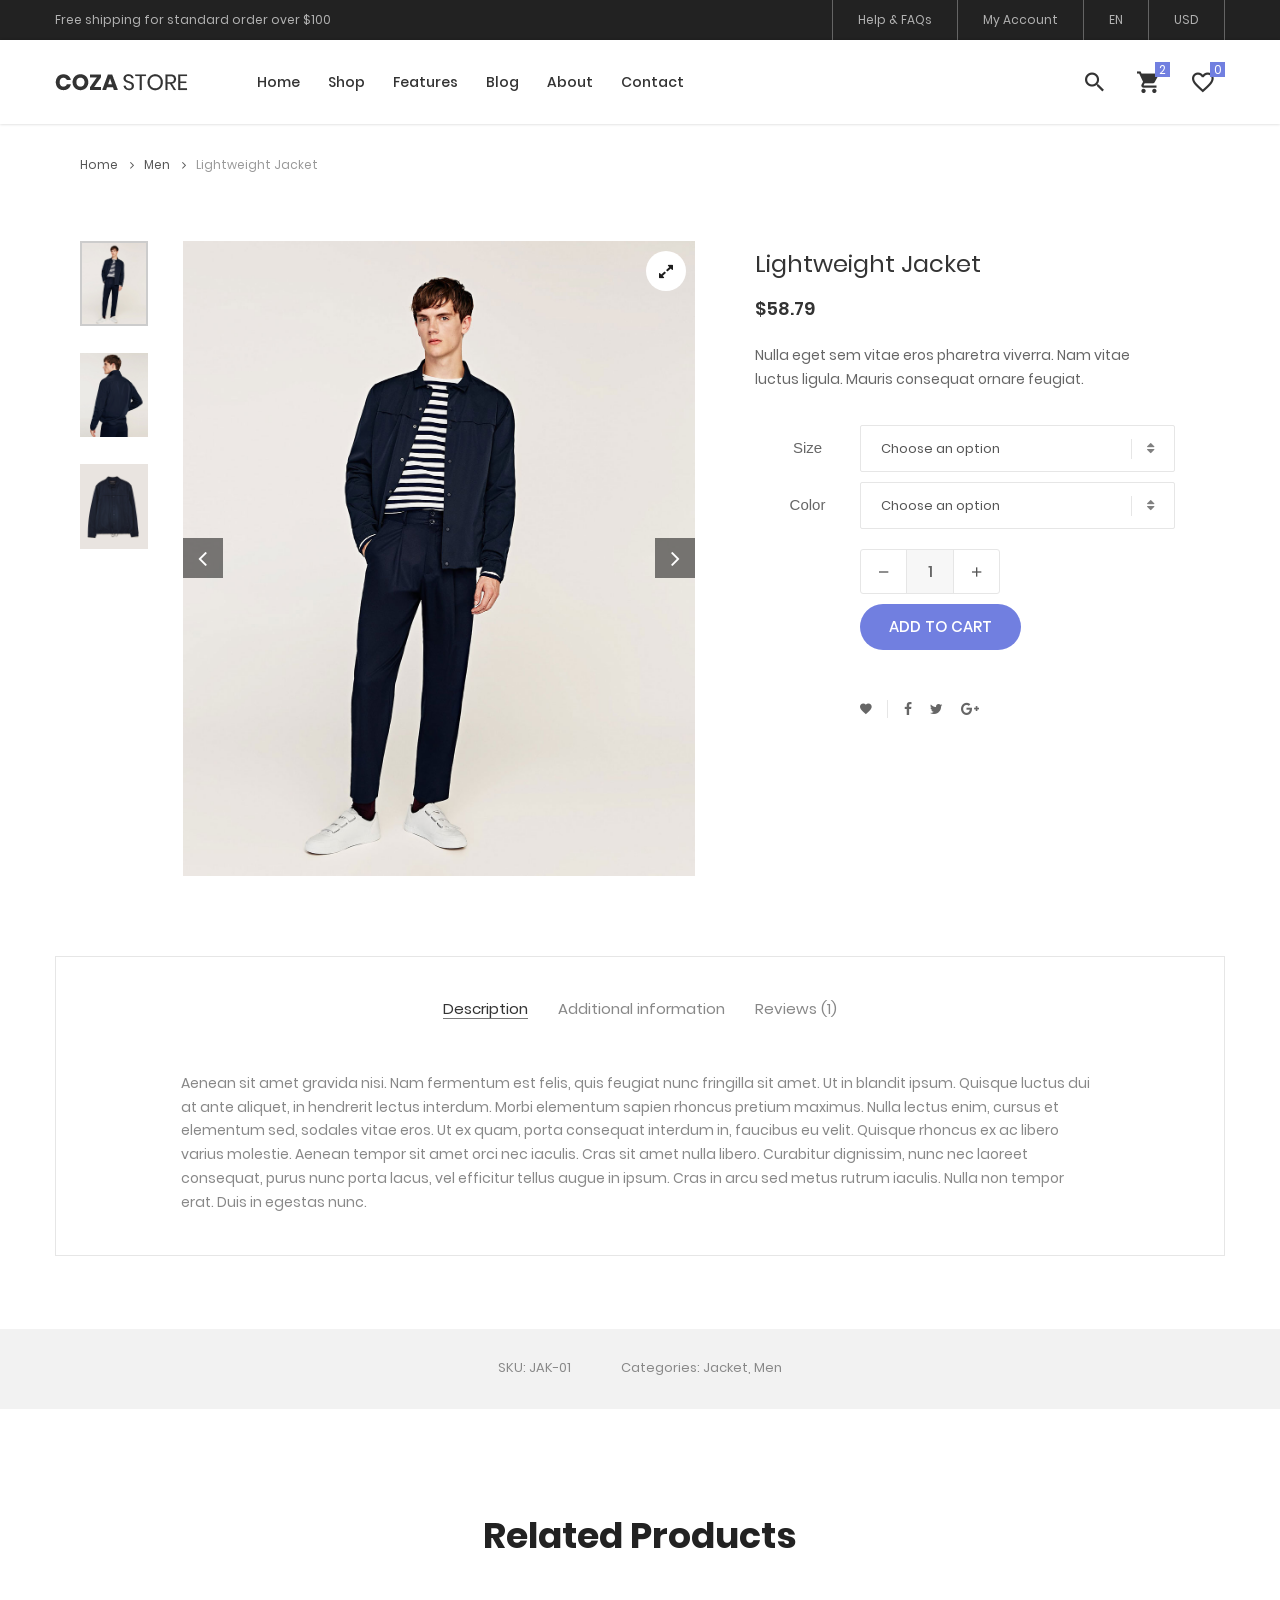
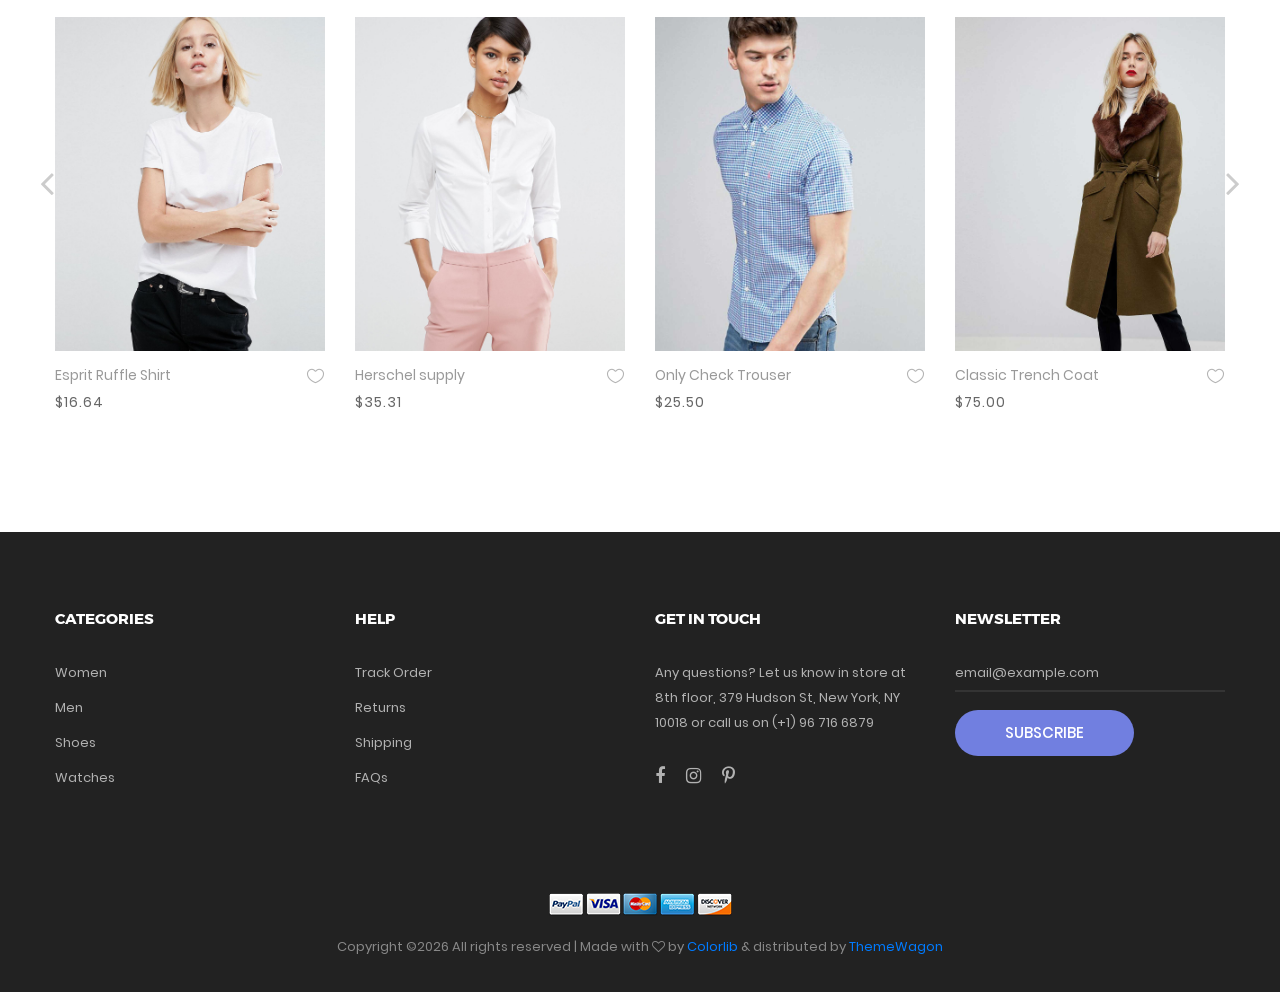
<file: product-detail.html>
<!DOCTYPE html>
<html lang="en">
<head>
	<title>Product Detail</title>
	<meta charset="UTF-8">
	<meta name="viewport" content="width=device-width, initial-scale=1">
<!--===============================================================================================-->	
	<link rel="icon" type="image/png" href="images/icons/favicon.png"/>
<!--===============================================================================================-->
	<link rel="stylesheet" type="text/css" href="vendor/bootstrap/css/bootstrap.min.css">
<!--===============================================================================================-->
	<link rel="stylesheet" type="text/css" href="fonts/font-awesome-4.7.0/css/font-awesome.min.css">
<!--===============================================================================================-->
	<link rel="stylesheet" type="text/css" href="fonts/iconic/css/material-design-iconic-font.min.css">
<!--===============================================================================================-->
	<link rel="stylesheet" type="text/css" href="fonts/linearicons-v1.0.0/icon-font.min.css">
<!--===============================================================================================-->
	<link rel="stylesheet" type="text/css" href="vendor/animate/animate.css">
<!--===============================================================================================-->	
	<link rel="stylesheet" type="text/css" href="vendor/css-hamburgers/hamburgers.min.css">
<!--===============================================================================================-->
	<link rel="stylesheet" type="text/css" href="vendor/animsition/css/animsition.min.css">
<!--===============================================================================================-->
	<link rel="stylesheet" type="text/css" href="vendor/select2/select2.min.css">
<!--===============================================================================================-->	
	<link rel="stylesheet" type="text/css" href="vendor/daterangepicker/daterangepicker.css">
<!--===============================================================================================-->
	<link rel="stylesheet" type="text/css" href="vendor/slick/slick.css">
<!--===============================================================================================-->
	<link rel="stylesheet" type="text/css" href="vendor/MagnificPopup/magnific-popup.css">
<!--===============================================================================================-->
	<link rel="stylesheet" type="text/css" href="vendor/perfect-scrollbar/perfect-scrollbar.css">
<!--===============================================================================================-->
	<link rel="stylesheet" type="text/css" href="css/util.css">
	<link rel="stylesheet" type="text/css" href="css/main.css">
<!--===============================================================================================-->
</head>
<body class="animsition">
	
	<!-- Header -->
	<header class="header-v4">
		<!-- Header desktop -->
		<div class="container-menu-desktop">
			<!-- Topbar -->
			<div class="top-bar">
				<div class="content-topbar flex-sb-m h-full container">
					<div class="left-top-bar">
						Free shipping for standard order over $100
					</div>

					<div class="right-top-bar flex-w h-full">
						<a href="#" class="flex-c-m trans-04 p-lr-25">
							Help & FAQs
						</a>

						<a href="#" class="flex-c-m trans-04 p-lr-25">
							My Account
						</a>

						<a href="#" class="flex-c-m trans-04 p-lr-25">
							EN
						</a>

						<a href="#" class="flex-c-m trans-04 p-lr-25">
							USD
						</a>
					</div>
				</div>
			</div>

			<div class="wrap-menu-desktop how-shadow1">
				<nav class="limiter-menu-desktop container">
					
					<!-- Logo desktop -->		
					<a href="#" class="logo">
						<img src="images/icons/logo-01.png" alt="IMG-LOGO">
					</a>

					<!-- Menu desktop -->
					<div class="menu-desktop">
						<ul class="main-menu">
							<li>
								<a href="index.html">Home</a>
								<ul class="sub-menu">
									<li><a href="index.html">Homepage 1</a></li>
									<li><a href="home-02.html">Homepage 2</a></li>
									<li><a href="home-03.html">Homepage 3</a></li>
								</ul>
							</li>

							<li>
								<a href="product.html">Shop</a>
							</li>

							<li class="label1" data-label1="hot">
								<a href="shoping-cart.html">Features</a>
							</li>

							<li>
								<a href="blog.html">Blog</a>
							</li>

							<li>
								<a href="about.html">About</a>
							</li>

							<li>
								<a href="contact.html">Contact</a>
							</li>
						</ul>
					</div>	

					<!-- Icon header -->
					<div class="wrap-icon-header flex-w flex-r-m">
						<div class="icon-header-item cl2 hov-cl1 trans-04 p-l-22 p-r-11 js-show-modal-search">
							<i class="zmdi zmdi-search"></i>
						</div>

						<div class="icon-header-item cl2 hov-cl1 trans-04 p-l-22 p-r-11 icon-header-noti js-show-cart" data-notify="2">
							<i class="zmdi zmdi-shopping-cart"></i>
						</div>

						<a href="#" class="icon-header-item cl2 hov-cl1 trans-04 p-l-22 p-r-11 icon-header-noti" data-notify="0">
							<i class="zmdi zmdi-favorite-outline"></i>
						</a>
					</div>
				</nav>
			</div>	
		</div>

		<!-- Header Mobile -->
		<div class="wrap-header-mobile">
			<!-- Logo moblie -->		
			<div class="logo-mobile">
				<a href="index.html"><img src="images/icons/logo-01.png" alt="IMG-LOGO"></a>
			</div>

			<!-- Icon header -->
			<div class="wrap-icon-header flex-w flex-r-m m-r-15">
				<div class="icon-header-item cl2 hov-cl1 trans-04 p-r-11 js-show-modal-search">
					<i class="zmdi zmdi-search"></i>
				</div>

				<div class="icon-header-item cl2 hov-cl1 trans-04 p-r-11 p-l-10 icon-header-noti js-show-cart" data-notify="2">
					<i class="zmdi zmdi-shopping-cart"></i>
				</div>

				<a href="#" class="dis-block icon-header-item cl2 hov-cl1 trans-04 p-r-11 p-l-10 icon-header-noti" data-notify="0">
					<i class="zmdi zmdi-favorite-outline"></i>
				</a>
			</div>

			<!-- Button show menu -->
			<div class="btn-show-menu-mobile hamburger hamburger--squeeze">
				<span class="hamburger-box">
					<span class="hamburger-inner"></span>
				</span>
			</div>
		</div>


		<!-- Menu Mobile -->
		<div class="menu-mobile">
			<ul class="topbar-mobile">
				<li>
					<div class="left-top-bar">
						Free shipping for standard order over $100
					</div>
				</li>

				<li>
					<div class="right-top-bar flex-w h-full">
						<a href="#" class="flex-c-m p-lr-10 trans-04">
							Help & FAQs
						</a>

						<a href="#" class="flex-c-m p-lr-10 trans-04">
							My Account
						</a>

						<a href="#" class="flex-c-m p-lr-10 trans-04">
							EN
						</a>

						<a href="#" class="flex-c-m p-lr-10 trans-04">
							USD
						</a>
					</div>
				</li>
			</ul>

			<ul class="main-menu-m">
				<li>
					<a href="index.html">Home</a>
					<ul class="sub-menu-m">
						<li><a href="index.html">Homepage 1</a></li>
						<li><a href="home-02.html">Homepage 2</a></li>
						<li><a href="home-03.html">Homepage 3</a></li>
					</ul>
					<span class="arrow-main-menu-m">
						<i class="fa fa-angle-right" aria-hidden="true"></i>
					</span>
				</li>

				<li>
					<a href="product.html">Shop</a>
				</li>

				<li>
					<a href="shoping-cart.html" class="label1 rs1" data-label1="hot">Features</a>
				</li>

				<li>
					<a href="blog.html">Blog</a>
				</li>

				<li>
					<a href="about.html">About</a>
				</li>

				<li>
					<a href="contact.html">Contact</a>
				</li>
			</ul>
		</div>

		<!-- Modal Search -->
		<div class="modal-search-header flex-c-m trans-04 js-hide-modal-search">
			<div class="container-search-header">
				<button class="flex-c-m btn-hide-modal-search trans-04 js-hide-modal-search">
					<img src="images/icons/icon-close2.png" alt="CLOSE">
				</button>

				<form class="wrap-search-header flex-w p-l-15">
					<button class="flex-c-m trans-04">
						<i class="zmdi zmdi-search"></i>
					</button>
					<input class="plh3" type="text" name="search" placeholder="Tìm kiếm...">
				</form>
			</div>
		</div>
	</header>

	<!-- Cart -->
	<div class="wrap-header-cart js-panel-cart">
		<div class="s-full js-hide-cart"></div>

		<div class="header-cart flex-col-l p-l-65 p-r-25">
			<div class="header-cart-title flex-w flex-sb-m p-b-8">
				<span class="mtext-103 cl2">
					Your Cart
				</span>

				<div class="fs-35 lh-10 cl2 p-lr-5 pointer hov-cl1 trans-04 js-hide-cart">
					<i class="zmdi zmdi-close"></i>
				</div>
			</div>
			
			<div class="header-cart-content flex-w js-pscroll">
				<ul class="header-cart-wrapitem w-full">
					<li class="header-cart-item flex-w flex-t m-b-12">
						<div class="header-cart-item-img">
							<img src="images/item-cart-01.jpg" alt="IMG">
						</div>

						<div class="header-cart-item-txt p-t-8">
							<a href="#" class="header-cart-item-name m-b-18 hov-cl1 trans-04">
								White Shirt Pleat
							</a>

							<span class="header-cart-item-info">
								1 x $19.00
							</span>
						</div>
					</li>

					<li class="header-cart-item flex-w flex-t m-b-12">
						<div class="header-cart-item-img">
							<img src="images/item-cart-02.jpg" alt="IMG">
						</div>

						<div class="header-cart-item-txt p-t-8">
							<a href="#" class="header-cart-item-name m-b-18 hov-cl1 trans-04">
								Converse All Star
							</a>

							<span class="header-cart-item-info">
								1 x $39.00
							</span>
						</div>
					</li>

					<li class="header-cart-item flex-w flex-t m-b-12">
						<div class="header-cart-item-img">
							<img src="images/item-cart-03.jpg" alt="IMG">
						</div>

						<div class="header-cart-item-txt p-t-8">
							<a href="#" class="header-cart-item-name m-b-18 hov-cl1 trans-04">
								Nixon Porter Leather
							</a>

							<span class="header-cart-item-info">
								1 x $17.00
							</span>
						</div>
					</li>
				</ul>
				
				<div class="w-full">
					<div class="header-cart-total w-full p-tb-40">
						Total: $75.00
					</div>

					<div class="header-cart-buttons flex-w w-full">
						<a href="shoping-cart.html" class="flex-c-m stext-101 cl0 size-107 bg3 bor2 hov-btn3 p-lr-15 trans-04 m-r-8 m-b-10">
							View Cart
						</a>

						<a href="shoping-cart.html" class="flex-c-m stext-101 cl0 size-107 bg3 bor2 hov-btn3 p-lr-15 trans-04 m-b-10">
							Check Out
						</a>
					</div>
				</div>
			</div>
		</div>
	</div>


	<!-- breadcrumb -->
	<div class="container">
		<div class="bread-crumb flex-w p-l-25 p-r-15 p-t-30 p-lr-0-lg">
			<a href="index.html" class="stext-109 cl8 hov-cl1 trans-04">
				Home
				<i class="fa fa-angle-right m-l-9 m-r-10" aria-hidden="true"></i>
			</a>

			<a href="product.html" class="stext-109 cl8 hov-cl1 trans-04">
				Men
				<i class="fa fa-angle-right m-l-9 m-r-10" aria-hidden="true"></i>
			</a>

			<span class="stext-109 cl4">
				Lightweight Jacket
			</span>
		</div>
	</div>
		

	<!-- Product Detail -->
	<section class="sec-product-detail bg0 p-t-65 p-b-60">
		<div class="container">
			<div class="row">
				<div class="col-md-6 col-lg-7 p-b-30">
					<div class="p-l-25 p-r-30 p-lr-0-lg">
						<div class="wrap-slick3 flex-sb flex-w">
							<div class="wrap-slick3-dots"></div>
							<div class="wrap-slick3-arrows flex-sb-m flex-w"></div>

							<div class="slick3 gallery-lb">
								<div class="item-slick3" data-thumb="images/product-detail-01.jpg">
									<div class="wrap-pic-w pos-relative">
										<img src="images/product-detail-01.jpg" alt="IMG-PRODUCT">

										<a class="flex-c-m size-108 how-pos1 bor0 fs-16 cl10 bg0 hov-btn3 trans-04" href="images/product-detail-01.jpg">
											<i class="fa fa-expand"></i>
										</a>
									</div>
								</div>

								<div class="item-slick3" data-thumb="images/product-detail-02.jpg">
									<div class="wrap-pic-w pos-relative">
										<img src="images/product-detail-02.jpg" alt="IMG-PRODUCT">

										<a class="flex-c-m size-108 how-pos1 bor0 fs-16 cl10 bg0 hov-btn3 trans-04" href="images/product-detail-02.jpg">
											<i class="fa fa-expand"></i>
										</a>
									</div>
								</div>

								<div class="item-slick3" data-thumb="images/product-detail-03.jpg">
									<div class="wrap-pic-w pos-relative">
										<img src="images/product-detail-03.jpg" alt="IMG-PRODUCT">

										<a class="flex-c-m size-108 how-pos1 bor0 fs-16 cl10 bg0 hov-btn3 trans-04" href="images/product-detail-03.jpg">
											<i class="fa fa-expand"></i>
										</a>
									</div>
								</div>
							</div>
						</div>
					</div>
				</div>
					
				<div class="col-md-6 col-lg-5 p-b-30">
					<div class="p-r-50 p-t-5 p-lr-0-lg">
						<h4 class="mtext-105 cl2 js-name-detail p-b-14">
							Lightweight Jacket
						</h4>

						<span class="mtext-106 cl2">
							$58.79
						</span>

						<p class="stext-102 cl3 p-t-23">
							Nulla eget sem vitae eros pharetra viverra. Nam vitae luctus ligula. Mauris consequat ornare feugiat.
						</p>
						
						<!--  -->
						<div class="p-t-33">
							<div class="flex-w flex-r-m p-b-10">
								<div class="size-203 flex-c-m respon6">
									Size
								</div>

								<div class="size-204 respon6-next">
									<div class="rs1-select2 bor8 bg0">
										<select class="js-select2" name="time">
											<option>Choose an option</option>
											<option>Size S</option>
											<option>Size M</option>
											<option>Size L</option>
											<option>Size XL</option>
										</select>
										<div class="dropDownSelect2"></div>
									</div>
								</div>
							</div>

							<div class="flex-w flex-r-m p-b-10">
								<div class="size-203 flex-c-m respon6">
									Color
								</div>

								<div class="size-204 respon6-next">
									<div class="rs1-select2 bor8 bg0">
										<select class="js-select2" name="time">
											<option>Choose an option</option>
											<option>Red</option>
											<option>Blue</option>
											<option>White</option>
											<option>Grey</option>
										</select>
										<div class="dropDownSelect2"></div>
									</div>
								</div>
							</div>

							<div class="flex-w flex-r-m p-b-10">
								<div class="size-204 flex-w flex-m respon6-next">
									<div class="wrap-num-product flex-w m-r-20 m-tb-10">
										<div class="btn-num-product-down cl8 hov-btn3 trans-04 flex-c-m">
											<i class="fs-16 zmdi zmdi-minus"></i>
										</div>

										<input class="mtext-104 cl3 txt-center num-product" type="number" name="num-product" value="1">

										<div class="btn-num-product-up cl8 hov-btn3 trans-04 flex-c-m">
											<i class="fs-16 zmdi zmdi-plus"></i>
										</div>
									</div>

									<button class="flex-c-m stext-101 cl0 size-101 bg1 bor1 hov-btn1 p-lr-15 trans-04 js-addcart-detail">
										Add to cart
									</button>
								</div>
							</div>	
						</div>

						<!--  -->
						<div class="flex-w flex-m p-l-100 p-t-40 respon7">
							<div class="flex-m bor9 p-r-10 m-r-11">
								<a href="#" class="fs-14 cl3 hov-cl1 trans-04 lh-10 p-lr-5 p-tb-2 js-addwish-detail tooltip100" data-tooltip="Add to Wishlist">
									<i class="zmdi zmdi-favorite"></i>
								</a>
							</div>

							<a href="#" class="fs-14 cl3 hov-cl1 trans-04 lh-10 p-lr-5 p-tb-2 m-r-8 tooltip100" data-tooltip="Facebook">
								<i class="fa fa-facebook"></i>
							</a>

							<a href="#" class="fs-14 cl3 hov-cl1 trans-04 lh-10 p-lr-5 p-tb-2 m-r-8 tooltip100" data-tooltip="Twitter">
								<i class="fa fa-twitter"></i>
							</a>

							<a href="#" class="fs-14 cl3 hov-cl1 trans-04 lh-10 p-lr-5 p-tb-2 m-r-8 tooltip100" data-tooltip="Google Plus">
								<i class="fa fa-google-plus"></i>
							</a>
						</div>
					</div>
				</div>
			</div>

			<div class="bor10 m-t-50 p-t-43 p-b-40">
				<!-- Tab01 -->
				<div class="tab01">
					<!-- Nav tabs -->
					<ul class="nav nav-tabs" role="tablist">
						<li class="nav-item p-b-10">
							<a class="nav-link active" data-toggle="tab" href="#description" role="tab">Description</a>
						</li>

						<li class="nav-item p-b-10">
							<a class="nav-link" data-toggle="tab" href="#information" role="tab">Additional information</a>
						</li>

						<li class="nav-item p-b-10">
							<a class="nav-link" data-toggle="tab" href="#reviews" role="tab">Reviews (1)</a>
						</li>
					</ul>

					<!-- Tab panes -->
					<div class="tab-content p-t-43">
						<!-- - -->
						<div class="tab-pane fade show active" id="description" role="tabpanel">
							<div class="how-pos2 p-lr-15-md">
								<p class="stext-102 cl6">
									Aenean sit amet gravida nisi. Nam fermentum est felis, quis feugiat nunc fringilla sit amet. Ut in blandit ipsum. Quisque luctus dui at ante aliquet, in hendrerit lectus interdum. Morbi elementum sapien rhoncus pretium maximus. Nulla lectus enim, cursus et elementum sed, sodales vitae eros. Ut ex quam, porta consequat interdum in, faucibus eu velit. Quisque rhoncus ex ac libero varius molestie. Aenean tempor sit amet orci nec iaculis. Cras sit amet nulla libero. Curabitur dignissim, nunc nec laoreet consequat, purus nunc porta lacus, vel efficitur tellus augue in ipsum. Cras in arcu sed metus rutrum iaculis. Nulla non tempor erat. Duis in egestas nunc.
								</p>
							</div>
						</div>

						<!-- - -->
						<div class="tab-pane fade" id="information" role="tabpanel">
							<div class="row">
								<div class="col-sm-10 col-md-8 col-lg-6 m-lr-auto">
									<ul class="p-lr-28 p-lr-15-sm">
										<li class="flex-w flex-t p-b-7">
											<span class="stext-102 cl3 size-205">
												Weight
											</span>

											<span class="stext-102 cl6 size-206">
												0.79 kg
											</span>
										</li>

										<li class="flex-w flex-t p-b-7">
											<span class="stext-102 cl3 size-205">
												Dimensions
											</span>

											<span class="stext-102 cl6 size-206">
												110 x 33 x 100 cm
											</span>
										</li>

										<li class="flex-w flex-t p-b-7">
											<span class="stext-102 cl3 size-205">
												Materials
											</span>

											<span class="stext-102 cl6 size-206">
												60% cotton
											</span>
										</li>

										<li class="flex-w flex-t p-b-7">
											<span class="stext-102 cl3 size-205">
												Color
											</span>

											<span class="stext-102 cl6 size-206">
												Black, Blue, Grey, Green, Red, White
											</span>
										</li>

										<li class="flex-w flex-t p-b-7">
											<span class="stext-102 cl3 size-205">
												Size
											</span>

											<span class="stext-102 cl6 size-206">
												XL, L, M, S
											</span>
										</li>
									</ul>
								</div>
							</div>
						</div>

						<!-- - -->
						<div class="tab-pane fade" id="reviews" role="tabpanel">
							<div class="row">
								<div class="col-sm-10 col-md-8 col-lg-6 m-lr-auto">
									<div class="p-b-30 m-lr-15-sm">
										<!-- Review -->
										<div class="flex-w flex-t p-b-68">
											<div class="wrap-pic-s size-109 bor0 of-hidden m-r-18 m-t-6">
												<img src="images/avatar-01.jpg" alt="AVATAR">
											</div>

											<div class="size-207">
												<div class="flex-w flex-sb-m p-b-17">
													<span class="mtext-107 cl2 p-r-20">
														Ariana Grande
													</span>

													<span class="fs-18 cl11">
														<i class="zmdi zmdi-star"></i>
														<i class="zmdi zmdi-star"></i>
														<i class="zmdi zmdi-star"></i>
														<i class="zmdi zmdi-star"></i>
														<i class="zmdi zmdi-star-half"></i>
													</span>
												</div>

												<p class="stext-102 cl6">
													Quod autem in homine praestantissimum atque optimum est, id deseruit. Apud ceteros autem philosophos
												</p>
											</div>
										</div>
										
										<!-- Add review -->
										<form class="w-full">
											<h5 class="mtext-108 cl2 p-b-7">
												Add a review
											</h5>

											<p class="stext-102 cl6">
												Your email address will not be published. Required fields are marked *
											</p>

											<div class="flex-w flex-m p-t-50 p-b-23">
												<span class="stext-102 cl3 m-r-16">
													Your Rating
												</span>

												<span class="wrap-rating fs-18 cl11 pointer">
													<i class="item-rating pointer zmdi zmdi-star-outline"></i>
													<i class="item-rating pointer zmdi zmdi-star-outline"></i>
													<i class="item-rating pointer zmdi zmdi-star-outline"></i>
													<i class="item-rating pointer zmdi zmdi-star-outline"></i>
													<i class="item-rating pointer zmdi zmdi-star-outline"></i>
													<input class="dis-none" type="number" name="rating">
												</span>
											</div>

											<div class="row p-b-25">
												<div class="col-12 p-b-5">
													<label class="stext-102 cl3" for="review">Your review</label>
													<textarea class="size-110 bor8 stext-102 cl2 p-lr-20 p-tb-10" id="review" name="review"></textarea>
												</div>

												<div class="col-sm-6 p-b-5">
													<label class="stext-102 cl3" for="name">Name</label>
													<input class="size-111 bor8 stext-102 cl2 p-lr-20" id="name" type="text" name="name">
												</div>

												<div class="col-sm-6 p-b-5">
													<label class="stext-102 cl3" for="email">Email</label>
													<input class="size-111 bor8 stext-102 cl2 p-lr-20" id="email" type="text" name="email">
												</div>
											</div>

											<button class="flex-c-m stext-101 cl0 size-112 bg7 bor11 hov-btn3 p-lr-15 trans-04 m-b-10">
												Submit
											</button>
										</form>
									</div>
								</div>
							</div>
						</div>
					</div>
				</div>
			</div>
		</div>

		<div class="bg6 flex-c-m flex-w size-302 m-t-73 p-tb-15">
			<span class="stext-107 cl6 p-lr-25">
				SKU: JAK-01
			</span>

			<span class="stext-107 cl6 p-lr-25">
				Categories: Jacket, Men
			</span>
		</div>
	</section>


	<!-- Related Products -->
	<section class="sec-relate-product bg0 p-t-45 p-b-105">
		<div class="container">
			<div class="p-b-45">
				<h3 class="ltext-106 cl5 txt-center">
					Related Products
				</h3>
			</div>

			<!-- Slide2 -->
			<div class="wrap-slick2">
				<div class="slick2">
					<div class="item-slick2 p-l-15 p-r-15 p-t-15 p-b-15">
						<!-- Block2 -->
						<div class="block2">
							<div class="block2-pic hov-img0">
								<img src="images/product-01.jpg" alt="IMG-PRODUCT">

								<a href="#" class="block2-btn flex-c-m stext-103 cl2 size-102 bg0 bor2 hov-btn1 p-lr-15 trans-04 js-show-modal1">
									Quick View
								</a>
							</div>

							<div class="block2-txt flex-w flex-t p-t-14">
								<div class="block2-txt-child1 flex-col-l ">
									<a href="product-detail.html" class="stext-104 cl4 hov-cl1 trans-04 js-name-b2 p-b-6">
										Esprit Ruffle Shirt
									</a>

									<span class="stext-105 cl3">
										$16.64
									</span>
								</div>

								<div class="block2-txt-child2 flex-r p-t-3">
									<a href="#" class="btn-addwish-b2 dis-block pos-relative js-addwish-b2">
										<img class="icon-heart1 dis-block trans-04" src="images/icons/icon-heart-01.png" alt="ICON">
										<img class="icon-heart2 dis-block trans-04 ab-t-l" src="images/icons/icon-heart-02.png" alt="ICON">
									</a>
								</div>
							</div>
						</div>
					</div>

					<div class="item-slick2 p-l-15 p-r-15 p-t-15 p-b-15">
						<!-- Block2 -->
						<div class="block2">
							<div class="block2-pic hov-img0">
								<img src="images/product-02.jpg" alt="IMG-PRODUCT">

								<a href="#" class="block2-btn flex-c-m stext-103 cl2 size-102 bg0 bor2 hov-btn1 p-lr-15 trans-04 js-show-modal1">
									Quick View
								</a>
							</div>

							<div class="block2-txt flex-w flex-t p-t-14">
								<div class="block2-txt-child1 flex-col-l ">
									<a href="product-detail.html" class="stext-104 cl4 hov-cl1 trans-04 js-name-b2 p-b-6">
										Herschel supply
									</a>

									<span class="stext-105 cl3">
										$35.31
									</span>
								</div>

								<div class="block2-txt-child2 flex-r p-t-3">
									<a href="#" class="btn-addwish-b2 dis-block pos-relative js-addwish-b2">
										<img class="icon-heart1 dis-block trans-04" src="images/icons/icon-heart-01.png" alt="ICON">
										<img class="icon-heart2 dis-block trans-04 ab-t-l" src="images/icons/icon-heart-02.png" alt="ICON">
									</a>
								</div>
							</div>
						</div>
					</div>

					<div class="item-slick2 p-l-15 p-r-15 p-t-15 p-b-15">
						<!-- Block2 -->
						<div class="block2">
							<div class="block2-pic hov-img0">
								<img src="images/product-03.jpg" alt="IMG-PRODUCT">

								<a href="#" class="block2-btn flex-c-m stext-103 cl2 size-102 bg0 bor2 hov-btn1 p-lr-15 trans-04 js-show-modal1">
									Quick View
								</a>
							</div>

							<div class="block2-txt flex-w flex-t p-t-14">
								<div class="block2-txt-child1 flex-col-l ">
									<a href="product-detail.html" class="stext-104 cl4 hov-cl1 trans-04 js-name-b2 p-b-6">
										Only Check Trouser
									</a>

									<span class="stext-105 cl3">
										$25.50
									</span>
								</div>

								<div class="block2-txt-child2 flex-r p-t-3">
									<a href="#" class="btn-addwish-b2 dis-block pos-relative js-addwish-b2">
										<img class="icon-heart1 dis-block trans-04" src="images/icons/icon-heart-01.png" alt="ICON">
										<img class="icon-heart2 dis-block trans-04 ab-t-l" src="images/icons/icon-heart-02.png" alt="ICON">
									</a>
								</div>
							</div>
						</div>
					</div>

					<div class="item-slick2 p-l-15 p-r-15 p-t-15 p-b-15">
						<!-- Block2 -->
						<div class="block2">
							<div class="block2-pic hov-img0">
								<img src="images/product-04.jpg" alt="IMG-PRODUCT">

								<a href="#" class="block2-btn flex-c-m stext-103 cl2 size-102 bg0 bor2 hov-btn1 p-lr-15 trans-04 js-show-modal1">
									Quick View
								</a>
							</div>

							<div class="block2-txt flex-w flex-t p-t-14">
								<div class="block2-txt-child1 flex-col-l ">
									<a href="product-detail.html" class="stext-104 cl4 hov-cl1 trans-04 js-name-b2 p-b-6">
										Classic Trench Coat
									</a>

									<span class="stext-105 cl3">
										$75.00
									</span>
								</div>

								<div class="block2-txt-child2 flex-r p-t-3">
									<a href="#" class="btn-addwish-b2 dis-block pos-relative js-addwish-b2">
										<img class="icon-heart1 dis-block trans-04" src="images/icons/icon-heart-01.png" alt="ICON">
										<img class="icon-heart2 dis-block trans-04 ab-t-l" src="images/icons/icon-heart-02.png" alt="ICON">
									</a>
								</div>
							</div>
						</div>
					</div>

					<div class="item-slick2 p-l-15 p-r-15 p-t-15 p-b-15">
						<!-- Block2 -->
						<div class="block2">
							<div class="block2-pic hov-img0">
								<img src="images/product-05.jpg" alt="IMG-PRODUCT">

								<a href="#" class="block2-btn flex-c-m stext-103 cl2 size-102 bg0 bor2 hov-btn1 p-lr-15 trans-04 js-show-modal1">
									Quick View
								</a>
							</div>

							<div class="block2-txt flex-w flex-t p-t-14">
								<div class="block2-txt-child1 flex-col-l ">
									<a href="product-detail.html" class="stext-104 cl4 hov-cl1 trans-04 js-name-b2 p-b-6">
										Front Pocket Jumper
									</a>

									<span class="stext-105 cl3">
										$34.75
									</span>
								</div>

								<div class="block2-txt-child2 flex-r p-t-3">
									<a href="#" class="btn-addwish-b2 dis-block pos-relative js-addwish-b2">
										<img class="icon-heart1 dis-block trans-04" src="images/icons/icon-heart-01.png" alt="ICON">
										<img class="icon-heart2 dis-block trans-04 ab-t-l" src="images/icons/icon-heart-02.png" alt="ICON">
									</a>
								</div>
							</div>
						</div>
					</div>

					<div class="item-slick2 p-l-15 p-r-15 p-t-15 p-b-15">
						<!-- Block2 -->
						<div class="block2">
							<div class="block2-pic hov-img0">
								<img src="images/product-06.jpg" alt="IMG-PRODUCT">

								<a href="#" class="block2-btn flex-c-m stext-103 cl2 size-102 bg0 bor2 hov-btn1 p-lr-15 trans-04 js-show-modal1">
									Quick View
								</a>
							</div>

							<div class="block2-txt flex-w flex-t p-t-14">
								<div class="block2-txt-child1 flex-col-l ">
									<a href="product-detail.html" class="stext-104 cl4 hov-cl1 trans-04 js-name-b2 p-b-6">
										Vintage Inspired Classic 
									</a>

									<span class="stext-105 cl3">
										$93.20
									</span>
								</div>

								<div class="block2-txt-child2 flex-r p-t-3">
									<a href="#" class="btn-addwish-b2 dis-block pos-relative js-addwish-b2">
										<img class="icon-heart1 dis-block trans-04" src="images/icons/icon-heart-01.png" alt="ICON">
										<img class="icon-heart2 dis-block trans-04 ab-t-l" src="images/icons/icon-heart-02.png" alt="ICON">
									</a>
								</div>
							</div>
						</div>
					</div>

					<div class="item-slick2 p-l-15 p-r-15 p-t-15 p-b-15">
						<!-- Block2 -->
						<div class="block2">
							<div class="block2-pic hov-img0">
								<img src="images/product-07.jpg" alt="IMG-PRODUCT">

								<a href="#" class="block2-btn flex-c-m stext-103 cl2 size-102 bg0 bor2 hov-btn1 p-lr-15 trans-04 js-show-modal1">
									Quick View
								</a>
							</div>

							<div class="block2-txt flex-w flex-t p-t-14">
								<div class="block2-txt-child1 flex-col-l ">
									<a href="product-detail.html" class="stext-104 cl4 hov-cl1 trans-04 js-name-b2 p-b-6">
										Shirt in Stretch Cotton
									</a>

									<span class="stext-105 cl3">
										$52.66
									</span>
								</div>

								<div class="block2-txt-child2 flex-r p-t-3">
									<a href="#" class="btn-addwish-b2 dis-block pos-relative js-addwish-b2">
										<img class="icon-heart1 dis-block trans-04" src="images/icons/icon-heart-01.png" alt="ICON">
										<img class="icon-heart2 dis-block trans-04 ab-t-l" src="images/icons/icon-heart-02.png" alt="ICON">
									</a>
								</div>
							</div>
						</div>
					</div>

					<div class="item-slick2 p-l-15 p-r-15 p-t-15 p-b-15">
						<!-- Block2 -->
						<div class="block2">
							<div class="block2-pic hov-img0">
								<img src="images/product-08.jpg" alt="IMG-PRODUCT">

								<a href="#" class="block2-btn flex-c-m stext-103 cl2 size-102 bg0 bor2 hov-btn1 p-lr-15 trans-04 js-show-modal1">
									Quick View
								</a>
							</div>

							<div class="block2-txt flex-w flex-t p-t-14">
								<div class="block2-txt-child1 flex-col-l ">
									<a href="product-detail.html" class="stext-104 cl4 hov-cl1 trans-04 js-name-b2 p-b-6">
										Pieces Metallic Printed
									</a>

									<span class="stext-105 cl3">
										$18.96
									</span>
								</div>

								<div class="block2-txt-child2 flex-r p-t-3">
									<a href="#" class="btn-addwish-b2 dis-block pos-relative js-addwish-b2">
										<img class="icon-heart1 dis-block trans-04" src="images/icons/icon-heart-01.png" alt="ICON">
										<img class="icon-heart2 dis-block trans-04 ab-t-l" src="images/icons/icon-heart-02.png" alt="ICON">
									</a>
								</div>
							</div>
						</div>
					</div>
				</div>
			</div>
		</div>
	</section>
		

	<!-- Footer -->
	<footer class="bg3 p-t-75 p-b-32">
		<div class="container">
			<div class="row">
				<div class="col-sm-6 col-lg-3 p-b-50">
					<h4 class="stext-301 cl0 p-b-30">
						Categories
					</h4>

					<ul>
						<li class="p-b-10">
							<a href="#" class="stext-107 cl7 hov-cl1 trans-04">
								Women
							</a>
						</li>

						<li class="p-b-10">
							<a href="#" class="stext-107 cl7 hov-cl1 trans-04">
								Men
							</a>
						</li>

						<li class="p-b-10">
							<a href="#" class="stext-107 cl7 hov-cl1 trans-04">
								Shoes
							</a>
						</li>

						<li class="p-b-10">
							<a href="#" class="stext-107 cl7 hov-cl1 trans-04">
								Watches
							</a>
						</li>
					</ul>
				</div>

				<div class="col-sm-6 col-lg-3 p-b-50">
					<h4 class="stext-301 cl0 p-b-30">
						Help
					</h4>

					<ul>
						<li class="p-b-10">
							<a href="#" class="stext-107 cl7 hov-cl1 trans-04">
								Track Order
							</a>
						</li>

						<li class="p-b-10">
							<a href="#" class="stext-107 cl7 hov-cl1 trans-04">
								Returns 
							</a>
						</li>

						<li class="p-b-10">
							<a href="#" class="stext-107 cl7 hov-cl1 trans-04">
								Shipping
							</a>
						</li>

						<li class="p-b-10">
							<a href="#" class="stext-107 cl7 hov-cl1 trans-04">
								FAQs
							</a>
						</li>
					</ul>
				</div>

				<div class="col-sm-6 col-lg-3 p-b-50">
					<h4 class="stext-301 cl0 p-b-30">
						GET IN TOUCH
					</h4>

					<p class="stext-107 cl7 size-201">
						Any questions? Let us know in store at 8th floor, 379 Hudson St, New York, NY 10018 or call us on (+1) 96 716 6879
					</p>

					<div class="p-t-27">
						<a href="#" class="fs-18 cl7 hov-cl1 trans-04 m-r-16">
							<i class="fa fa-facebook"></i>
						</a>

						<a href="#" class="fs-18 cl7 hov-cl1 trans-04 m-r-16">
							<i class="fa fa-instagram"></i>
						</a>

						<a href="#" class="fs-18 cl7 hov-cl1 trans-04 m-r-16">
							<i class="fa fa-pinterest-p"></i>
						</a>
					</div>
				</div>

				<div class="col-sm-6 col-lg-3 p-b-50">
					<h4 class="stext-301 cl0 p-b-30">
						Newsletter
					</h4>

					<form>
						<div class="wrap-input1 w-full p-b-4">
							<input class="input1 bg-none plh1 stext-107 cl7" type="text" name="email" placeholder="email@example.com">
							<div class="focus-input1 trans-04"></div>
						</div>

						<div class="p-t-18">
							<button class="flex-c-m stext-101 cl0 size-103 bg1 bor1 hov-btn2 p-lr-15 trans-04">
								Subscribe
							</button>
						</div>
					</form>
				</div>
			</div>

			<div class="p-t-40">
				<div class="flex-c-m flex-w p-b-18">
					<a href="#" class="m-all-1">
						<img src="images/icons/icon-pay-01.png" alt="ICON-PAY">
					</a>

					<a href="#" class="m-all-1">
						<img src="images/icons/icon-pay-02.png" alt="ICON-PAY">
					</a>

					<a href="#" class="m-all-1">
						<img src="images/icons/icon-pay-03.png" alt="ICON-PAY">
					</a>

					<a href="#" class="m-all-1">
						<img src="images/icons/icon-pay-04.png" alt="ICON-PAY">
					</a>

					<a href="#" class="m-all-1">
						<img src="images/icons/icon-pay-05.png" alt="ICON-PAY">
					</a>
				</div>

				<p class="stext-107 cl6 txt-center">
					<!-- Link back to Colorlib can't be removed. Template is licensed under CC BY 3.0. -->
Copyright &copy;<script>document.write(new Date().getFullYear());</script> All rights reserved | Made with <i class="fa fa-heart-o" aria-hidden="true"></i> by <a href="https://colorlib.com" target="_blank">Colorlib</a> &amp; distributed by <a href="https://themewagon.com" target="_blank">ThemeWagon</a>
<!-- Link back to Colorlib can't be removed. Template is licensed under CC BY 3.0. -->

				</p>
			</div>
		</div>
	</footer>


	<!-- Back to top -->
	<div class="btn-back-to-top" id="myBtn">
		<span class="symbol-btn-back-to-top">
			<i class="zmdi zmdi-chevron-up"></i>
		</span>
	</div>

	<!-- Modal1 -->
	<div class="wrap-modal1 js-modal1 p-t-60 p-b-20">
		<div class="overlay-modal1 js-hide-modal1"></div>

		<div class="container">
			<div class="bg0 p-t-60 p-b-30 p-lr-15-lg how-pos3-parent">
				<button class="how-pos3 hov3 trans-04 js-hide-modal1">
					<img src="images/icons/icon-close.png" alt="CLOSE">
				</button>

				<div class="row">
					<div class="col-md-6 col-lg-7 p-b-30">
						<div class="p-l-25 p-r-30 p-lr-0-lg">
							<div class="wrap-slick3 flex-sb flex-w">
								<div class="wrap-slick3-dots"></div>
								<div class="wrap-slick3-arrows flex-sb-m flex-w"></div>

								<div class="slick3 gallery-lb">
									<div class="item-slick3" data-thumb="images/product-detail-01.jpg">
										<div class="wrap-pic-w pos-relative">
											<img src="images/product-detail-01.jpg" alt="IMG-PRODUCT">

											<a class="flex-c-m size-108 how-pos1 bor0 fs-16 cl10 bg0 hov-btn3 trans-04" href="images/product-detail-01.jpg">
												<i class="fa fa-expand"></i>
											</a>
										</div>
									</div>

									<div class="item-slick3" data-thumb="images/product-detail-02.jpg">
										<div class="wrap-pic-w pos-relative">
											<img src="images/product-detail-02.jpg" alt="IMG-PRODUCT">

											<a class="flex-c-m size-108 how-pos1 bor0 fs-16 cl10 bg0 hov-btn3 trans-04" href="images/product-detail-02.jpg">
												<i class="fa fa-expand"></i>
											</a>
										</div>
									</div>

									<div class="item-slick3" data-thumb="images/product-detail-03.jpg">
										<div class="wrap-pic-w pos-relative">
											<img src="images/product-detail-03.jpg" alt="IMG-PRODUCT">

											<a class="flex-c-m size-108 how-pos1 bor0 fs-16 cl10 bg0 hov-btn3 trans-04" href="images/product-detail-03.jpg">
												<i class="fa fa-expand"></i>
											</a>
										</div>
									</div>
								</div>
							</div>
						</div>
					</div>
					
					<div class="col-md-6 col-lg-5 p-b-30">
						<div class="p-r-50 p-t-5 p-lr-0-lg">
							<h4 class="mtext-105 cl2 js-name-detail p-b-14">
								Lightweight Jacket
							</h4>

							<span class="mtext-106 cl2">
								$58.79
							</span>

							<p class="stext-102 cl3 p-t-23">
								Nulla eget sem vitae eros pharetra viverra. Nam vitae luctus ligula. Mauris consequat ornare feugiat.
							</p>
							
							<!--  -->
							<div class="p-t-33">
								<div class="flex-w flex-r-m p-b-10">
									<div class="size-203 flex-c-m respon6">
										Size
									</div>

									<div class="size-204 respon6-next">
										<div class="rs1-select2 bor8 bg0">
											<select class="js-select2" name="time">
												<option>Choose an option</option>
												<option>Size S</option>
												<option>Size M</option>
												<option>Size L</option>
												<option>Size XL</option>
											</select>
											<div class="dropDownSelect2"></div>
										</div>
									</div>
								</div>

								<div class="flex-w flex-r-m p-b-10">
									<div class="size-203 flex-c-m respon6">
										Color
									</div>

									<div class="size-204 respon6-next">
										<div class="rs1-select2 bor8 bg0">
											<select class="js-select2" name="time">
												<option>Choose an option</option>
												<option>Red</option>
												<option>Blue</option>
												<option>White</option>
												<option>Grey</option>
											</select>
											<div class="dropDownSelect2"></div>
										</div>
									</div>
								</div>

								<div class="flex-w flex-r-m p-b-10">
									<div class="size-204 flex-w flex-m respon6-next">
										<div class="wrap-num-product flex-w m-r-20 m-tb-10">
											<div class="btn-num-product-down cl8 hov-btn3 trans-04 flex-c-m">
												<i class="fs-16 zmdi zmdi-minus"></i>
											</div>

											<input class="mtext-104 cl3 txt-center num-product" type="number" name="num-product" value="1">

											<div class="btn-num-product-up cl8 hov-btn3 trans-04 flex-c-m">
												<i class="fs-16 zmdi zmdi-plus"></i>
											</div>
										</div>

										<button class="flex-c-m stext-101 cl0 size-101 bg1 bor1 hov-btn1 p-lr-15 trans-04 js-addcart-detail">
											Add to cart
										</button>
									</div>
								</div>	
							</div>

							<!--  -->
							<div class="flex-w flex-m p-l-100 p-t-40 respon7">
								<div class="flex-m bor9 p-r-10 m-r-11">
									<a href="#" class="fs-14 cl3 hov-cl1 trans-04 lh-10 p-lr-5 p-tb-2 js-addwish-detail tooltip100" data-tooltip="Add to Wishlist">
										<i class="zmdi zmdi-favorite"></i>
									</a>
								</div>

								<a href="#" class="fs-14 cl3 hov-cl1 trans-04 lh-10 p-lr-5 p-tb-2 m-r-8 tooltip100" data-tooltip="Facebook">
									<i class="fa fa-facebook"></i>
								</a>

								<a href="#" class="fs-14 cl3 hov-cl1 trans-04 lh-10 p-lr-5 p-tb-2 m-r-8 tooltip100" data-tooltip="Twitter">
									<i class="fa fa-twitter"></i>
								</a>

								<a href="#" class="fs-14 cl3 hov-cl1 trans-04 lh-10 p-lr-5 p-tb-2 m-r-8 tooltip100" data-tooltip="Google Plus">
									<i class="fa fa-google-plus"></i>
								</a>
							</div>
						</div>
					</div>
				</div>
			</div>
		</div>
	</div>

<!--===============================================================================================-->	
	<script src="vendor/jquery/jquery-3.2.1.min.js"></script>
<!--===============================================================================================-->
	<script src="vendor/animsition/js/animsition.min.js"></script>
<!--===============================================================================================-->
	<script src="vendor/bootstrap/js/popper.js"></script>
	<script src="vendor/bootstrap/js/bootstrap.min.js"></script>
<!--===============================================================================================-->
	<script src="vendor/select2/select2.min.js"></script>
	<script>
		$(".js-select2").each(function(){
			$(this).select2({
				minimumResultsForSearch: 20,
				dropdownParent: $(this).next('.dropDownSelect2')
			});
		})
	</script>
<!--===============================================================================================-->
	<script src="vendor/daterangepicker/moment.min.js"></script>
	<script src="vendor/daterangepicker/daterangepicker.js"></script>
<!--===============================================================================================-->
	<script src="vendor/slick/slick.min.js"></script>
	<script src="js/slick-custom.js"></script>
<!--===============================================================================================-->
	<script src="vendor/parallax100/parallax100.js"></script>
	<script>
        $('.parallax100').parallax100();
	</script>
<!--===============================================================================================-->
	<script src="vendor/MagnificPopup/jquery.magnific-popup.min.js"></script>
	<script>
		$('.gallery-lb').each(function() { // the containers for all your galleries
			$(this).magnificPopup({
		        delegate: 'a', // the selector for gallery item
		        type: 'image',
		        gallery: {
		        	enabled:true
		        },
		        mainClass: 'mfp-fade'
		    });
		});
	</script>
<!--===============================================================================================-->
	<script src="vendor/isotope/isotope.pkgd.min.js"></script>
<!--===============================================================================================-->
	<script src="vendor/sweetalert/sweetalert.min.js"></script>
	<script>
		$('.js-addwish-b2, .js-addwish-detail').on('click', function(e){
			e.preventDefault();
		});

		$('.js-addwish-b2').each(function(){
			var nameProduct = $(this).parent().parent().find('.js-name-b2').html();
			$(this).on('click', function(){
				swal(nameProduct, "is added to wishlist !", "success");

				$(this).addClass('js-addedwish-b2');
				$(this).off('click');
			});
		});

		$('.js-addwish-detail').each(function(){
			var nameProduct = $(this).parent().parent().parent().find('.js-name-detail').html();

			$(this).on('click', function(){
				swal(nameProduct, "is added to wishlist !", "success");

				$(this).addClass('js-addedwish-detail');
				$(this).off('click');
			});
		});

		/*---------------------------------------------*/

		$('.js-addcart-detail').each(function(){
			var nameProduct = $(this).parent().parent().parent().parent().find('.js-name-detail').html();
			$(this).on('click', function(){
				swal(nameProduct, "is added to cart !", "success");
			});
		});
	
	</script>
<!--===============================================================================================-->
	<script src="vendor/perfect-scrollbar/perfect-scrollbar.min.js"></script>
	<script>
		$('.js-pscroll').each(function(){
			$(this).css('position','relative');
			$(this).css('overflow','hidden');
			var ps = new PerfectScrollbar(this, {
				wheelSpeed: 1,
				scrollingThreshold: 1000,
				wheelPropagation: false,
			});

			$(window).on('resize', function(){
				ps.update();
			})
		});
	</script>
<!--===============================================================================================-->
	<script src="js/main.js"></script>

</body>
</html>
</file>
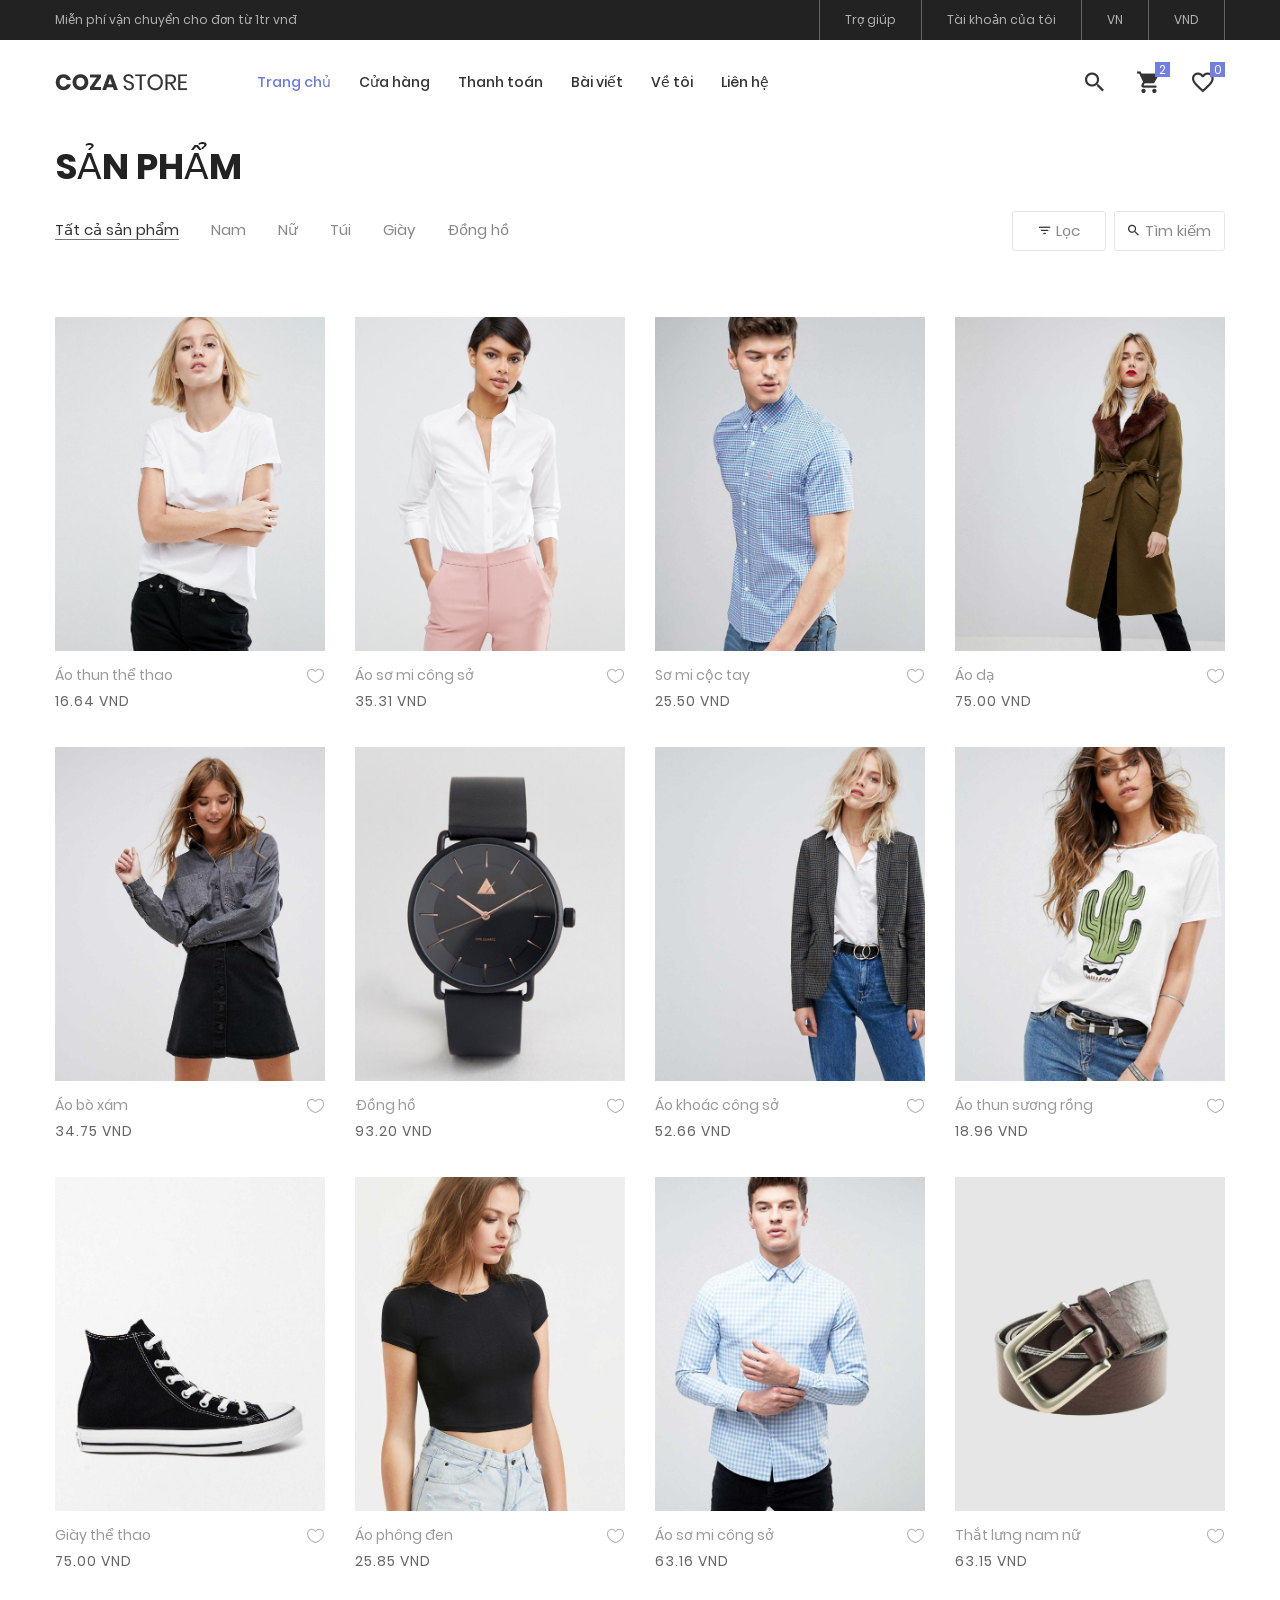
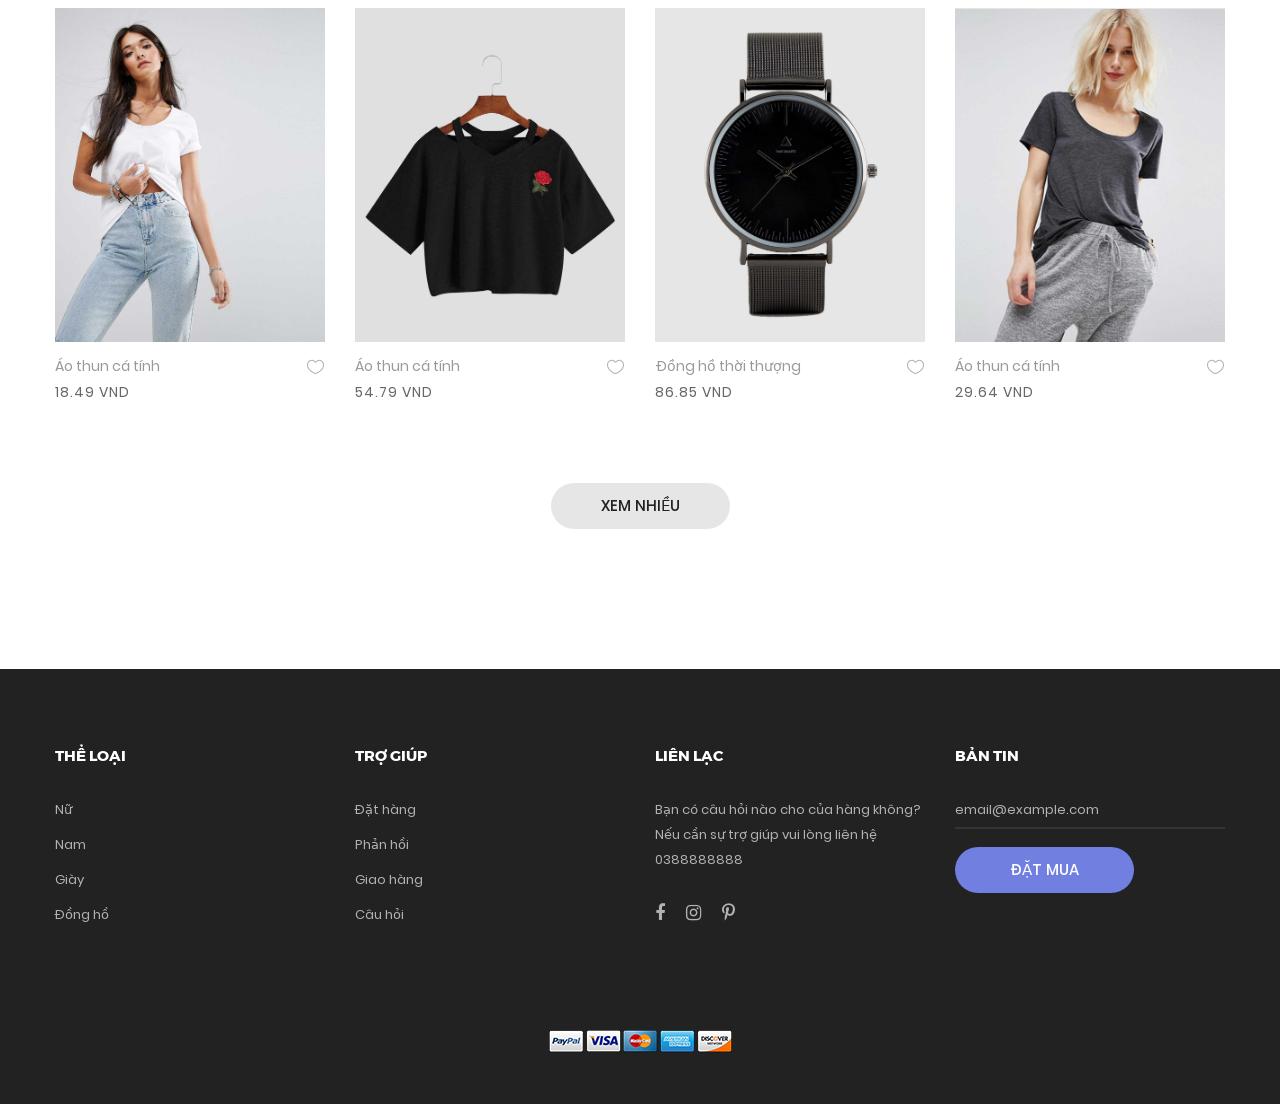
<file: product.html>
<!DOCTYPE html>
<html lang="en">
<head>
	<title>Product</title>
	<meta charset="UTF-8">
	<meta name="viewport" content="width=device-width, initial-scale=1">
<!--===============================================================================================-->	
	<link rel="icon" type="image/png" href="images/icons/favicon.png"/>
<!--===============================================================================================-->
	<link rel="stylesheet" type="text/css" href="vendor/bootstrap/css/bootstrap.min.css">
<!--===============================================================================================-->
	<link rel="stylesheet" type="text/css" href="fonts/font-awesome-4.7.0/css/font-awesome.min.css">
<!--===============================================================================================-->
	<link rel="stylesheet" type="text/css" href="fonts/iconic/css/material-design-iconic-font.min.css">
<!--===============================================================================================-->
	<link rel="stylesheet" type="text/css" href="fonts/linearicons-v1.0.0/icon-font.min.css">
<!--===============================================================================================-->
	<link rel="stylesheet" type="text/css" href="vendor/animate/animate.css">
<!--===============================================================================================-->	
	<link rel="stylesheet" type="text/css" href="vendor/css-hamburgers/hamburgers.min.css">
<!--===============================================================================================-->
	<link rel="stylesheet" type="text/css" href="vendor/animsition/css/animsition.min.css">
<!--===============================================================================================-->
	<link rel="stylesheet" type="text/css" href="vendor/select2/select2.min.css">
<!--===============================================================================================-->	
	<link rel="stylesheet" type="text/css" href="vendor/daterangepicker/daterangepicker.css">
<!--===============================================================================================-->
	<link rel="stylesheet" type="text/css" href="vendor/slick/slick.css">
<!--===============================================================================================-->
	<link rel="stylesheet" type="text/css" href="vendor/MagnificPopup/magnific-popup.css">
<!--===============================================================================================-->
	<link rel="stylesheet" type="text/css" href="vendor/perfect-scrollbar/perfect-scrollbar.css">
<!--===============================================================================================-->
	<link rel="stylesheet" type="text/css" href="css/util.css">
	<link rel="stylesheet" type="text/css" href="css/main.css">
<!--===============================================================================================-->
</head>
<body class="animsition">
	
	<!-- Header -->
	<header class="header-v4">
		<!-- Header desktop -->
		<div class="container-menu-desktop">
			<!-- Topbar -->
			<div class="top-bar">
				<div class="content-topbar flex-sb-m h-full container">
					<div class="left-top-bar">
						Miễn phí vận chuyển cho đơn từ 1tr vnđ
					</div>

					<div class="right-top-bar flex-w h-full">
						<a href="#" class="flex-c-m trans-04 p-lr-25">
							Trợ giúp
						</a>

						<a href="#" class="flex-c-m trans-04 p-lr-25">
							Tài khoản của tôi
						</a>

						<a href="#" class="flex-c-m trans-04 p-lr-25">
							VN
						</a>

						<a href="#" class="flex-c-m trans-04 p-lr-25">
							VND
						</a>
					</div>
				</div>
			</div>

			<div class="wrap-menu-desktop">
				<nav class="limiter-menu-desktop container">
					
					<!-- Logo desktop -->		
					<a href="#" class="logo">
						<img src="images/icons/logo-01.png" alt="IMG-LOGO">
					</a>

					<!-- Menu desktop -->
					<div class="menu-desktop">
						<ul class="main-menu">
							<li class="active-menu">
								<a href="index.html">Trang chủ</a>
								<ul class="sub-menu">
									<li><a href="index.html">Trang chủ 1</a></li>
									<li><a href="home-02.html">Trang chủ 2</a></li>
									<li><a href="home-03.html">Trang chủ 3</a></li>
								</ul>
							</li>

							<li>
								<a href="product.html">Cửa hàng</a>
							</li>

							<li class="label1" >
								<a href="shoping-cart.html">Thanh toán</a>
							</li>

							<li>
								<a href="blog.html">Bài viết</a>
							</li>

							<li>
								<a href="about.html">Về tôi</a>
							</li>

							<li>
								<a href="contact.html">Liên hệ</a>
							</li>
						</ul>
					</div>	

					<!-- Icon header -->
					<div class="wrap-icon-header flex-w flex-r-m">
						<div class="icon-header-item cl2 hov-cl1 trans-04 p-l-22 p-r-11 js-show-modal-search">
							<i class="zmdi zmdi-search"></i>
						</div>

						<div class="icon-header-item cl2 hov-cl1 trans-04 p-l-22 p-r-11 icon-header-noti js-show-cart" data-notify="2">
							<i class="zmdi zmdi-shopping-cart"></i>
						</div>

						<a href="#" class="dis-block icon-header-item cl2 hov-cl1 trans-04 p-l-22 p-r-11 icon-header-noti" data-notify="0">
							<i class="zmdi zmdi-favorite-outline"></i>
						</a>
					</div>
				</nav>
			</div>	
		</div>

		<!-- Header Mobile -->
		<div class="wrap-header-mobile">
			<!-- Logo moblie -->		
			<div class="logo-mobile">
				<a href="index.html"><img src="images/icons/logo-01.png" alt="IMG-LOGO"></a>
			</div>

			<!-- Icon header -->
			<div class="wrap-icon-header flex-w flex-r-m m-r-15">
				<div class="icon-header-item cl2 hov-cl1 trans-04 p-r-11 js-show-modal-search">
					<i class="zmdi zmdi-search"></i>
				</div>

				<div class="icon-header-item cl2 hov-cl1 trans-04 p-r-11 p-l-10 icon-header-noti js-show-cart" data-notify="2">
					<i class="zmdi zmdi-shopping-cart"></i>
				</div>

				<a href="#" class="dis-block icon-header-item cl2 hov-cl1 trans-04 p-r-11 p-l-10 icon-header-noti" data-notify="0">
					<i class="zmdi zmdi-favorite-outline"></i>
				</a>
			</div>

			<!-- Button show menu -->
			<div class="btn-show-menu-mobile hamburger hamburger--squeeze">
				<span class="hamburger-box">
					<span class="hamburger-inner"></span>
				</span>
			</div>
		</div>


		<!-- Menu Mobile -->
		<div class="menu-mobile">
			<ul class="topbar-mobile">
				<li>
					<div class="left-top-bar">
						Miễn phí vận chuyển cho đơn từ 1tr vnđ
					</div>
				</li>

				<li>
					<div class="right-top-bar flex-w h-full">
						<a href="#" class="flex-c-m p-lr-10 trans-04">
							Trợ giúp
						</a>

						<a href="#" class="flex-c-m p-lr-10 trans-04">
							Tài khoản của tôi
						</a>

						<a href="#" class="flex-c-m p-lr-10 trans-04">
							VN
						</a>

						<a href="#" class="flex-c-m p-lr-10 trans-04">
							VND
						</a>
					</div>
				</li>
			</ul>

			<ul class="main-menu-m">
				<li>
					<a href="index.html">Trang chủ</a>
					<ul class="sub-menu-m">
						<li><a href="index.html">Trang chủ 1</a></li>
						<li><a href="home-02.html">Trang chủ 2</a></li>
						<li><a href="home-03.html">Trang chủ 3</a></li>
					</ul>
					<span class="arrow-main-menu-m">
						<i class="fa fa-angle-right" aria-hidden="true"></i>
					</span>
				</li>

				<li>
					<a href="product.html">Của hàng</a>
				</li>

				<li>
					<a href="shoping-cart.html" class="label1 rs1" data-label1="hot">Đặc trưng</a>
				</li>

				<li>
					<a href="blog.html">Bài viết</a>
				</li>

				<li>
					<a href="about.html">Về chúng tôi</a>
				</li>

				<li>
					<a href="contact.html">Liên hệ</a>
				</li>
			</ul>
		</div>

		<!-- Modal Search -->
		<div class="modal-search-header flex-c-m trans-04 js-hide-modal-search">
			<div class="container-search-header">
				<button class="flex-c-m btn-hide-modal-search trans-04 js-hide-modal-search">
					<img src="images/icons/icon-close2.png" alt="CLOSE">
				</button>

				<form class="wrap-search-header flex-w p-l-15">
					<button class="flex-c-m trans-04">
						<i class="zmdi zmdi-search"></i>
					</button>
					<input class="plh3" type="text" name="search" placeholder="Tìm kiếm...">
				</form>
			</div>
		</div>
	</header>

	<!-- Cart -->
	<div class="wrap-header-cart js-panel-cart">
		<div class="s-full js-hide-cart"></div>

		<div class="header-cart flex-col-l p-l-65 p-r-25">
			<div class="header-cart-title flex-w flex-sb-m p-b-8">
				<span class="mtext-103 cl2">
					Your Cart
				</span>

				<div class="fs-35 lh-10 cl2 p-lr-5 pointer hov-cl1 trans-04 js-hide-cart">
					<i class="zmdi zmdi-close"></i>
				</div>
			</div>
			
			<div class="header-cart-content flex-w js-pscroll">
				<ul class="header-cart-wrapitem w-full">
					<li class="header-cart-item flex-w flex-t m-b-12">
						<div class="header-cart-item-img">
							<img src="images/item-cart-01.jpg" alt="IMG">
						</div>

						<div class="header-cart-item-txt p-t-8">
							<a href="#" class="header-cart-item-name m-b-18 hov-cl1 trans-04">
								Áo thun trắng
							</a>

							<span class="header-cart-item-info">
								1 x 19.00 VND
							</span>
						</div>
					</li>

					<li class="header-cart-item flex-w flex-t m-b-12">
						<div class="header-cart-item-img">
							<img src="images/item-cart-02.jpg" alt="IMG">
						</div>

						<div class="header-cart-item-txt p-t-8">
							<a href="#" class="header-cart-item-name m-b-18 hov-cl1 trans-04">
								Giày Converse
							</a>

							<span class="header-cart-item-info">
								1 x 29.00 VND
							</span>
						</div>
					</li>

					<li class="header-cart-item flex-w flex-t m-b-12">
						<div class="header-cart-item-img">
							<img src="images/item-cart-03.jpg" alt="IMG">
						</div>

						<div class="header-cart-item-txt p-t-8">
							<a href="#" class="header-cart-item-name m-b-18 hov-cl1 trans-04">
								Đồng hồ
							</a>

							<span class="header-cart-item-info">
								1 x 39.00 VND
							</span>
						</div>
					</li>
				</ul>
				
				<div class="w-full">
					<div class="header-cart-total w-full p-tb-40">
						Tổng tiền: 77.00 VND
					</div>

					<div class="header-cart-buttons flex-w w-full">
						<a href="shoping-cart.html" class="flex-c-m stext-101 cl0 size-107 bg3 bor2 hov-btn3 p-lr-15 trans-04 m-r-8 m-b-10">
							Xem giỏ hàng
						</a>

						<a href="shoping-cart.html" class="flex-c-m stext-101 cl0 size-107 bg3 bor2 hov-btn3 p-lr-15 trans-04 m-b-10">
							Thanh toán
						</a>
					</div>
				</div>
			</div>
		</div>
	</div>
	
	<!-- Product -->
	<section class="bg0 p-t-23 p-b-140">
		<div class="container">
			<div class="p-b-10">
				<h3 class="ltext-103 cl5">
					Sản phẩm
				</h3>
			</div>

			<div class="flex-w flex-sb-m p-b-52">
				<div class="flex-w flex-l-m filter-tope-group m-tb-10">
					<button class="stext-106 cl6 hov1 bor3 trans-04 m-r-32 m-tb-5 how-active1" data-filter="*">
						Tất cả sản phẩm
					</button>

					<button class="stext-106 cl6 hov1 bor3 trans-04 m-r-32 m-tb-5" data-filter=".women">
						Nam
					</button>

					<button class="stext-106 cl6 hov1 bor3 trans-04 m-r-32 m-tb-5" data-filter=".men">
						Nữ
					</button>

					<button class="stext-106 cl6 hov1 bor3 trans-04 m-r-32 m-tb-5" data-filter=".bag">
						Túi
					</button>

					<button class="stext-106 cl6 hov1 bor3 trans-04 m-r-32 m-tb-5" data-filter=".shoes">
						Giày
					</button>

					<button class="stext-106 cl6 hov1 bor3 trans-04 m-r-32 m-tb-5" data-filter=".watches">
						Đồng hồ
					</button>
				</div>

				<div class="flex-w flex-c-m m-tb-10">
					<div class="flex-c-m stext-106 cl6 size-104 bor4 pointer hov-btn3 trans-04 m-r-8 m-tb-4 js-show-filter">
						<i class="icon-filter cl2 m-r-6 fs-15 trans-04 zmdi zmdi-filter-list"></i>
						<i class="icon-close-filter cl2 m-r-6 fs-15 trans-04 zmdi zmdi-close dis-none"></i>
						 Lọc
					</div>

					<div class="flex-c-m stext-106 cl6 size-105 bor4 pointer hov-btn3 trans-04 m-tb-4 js-show-search">
						<i class="icon-search cl2 m-r-6 fs-15 trans-04 zmdi zmdi-search"></i>
						<i class="icon-close-search cl2 m-r-6 fs-15 trans-04 zmdi zmdi-close dis-none"></i>
						Tìm kiếm
					</div>
				</div>
				
				<!-- Search product -->
				<div class="dis-none panel-search w-full p-t-10 p-b-15">
					<div class="bor8 dis-flex p-l-15">
						<button class="size-113 flex-c-m fs-16 cl2 hov-cl1 trans-04">
							<i class="zmdi zmdi-search"></i>
						</button>

						<input class="mtext-107 cl2 size-114 plh2 p-r-15" type="text" name="search-product" placeholder="Search">
					</div>	
				</div>

				<!-- Filter -->
				<div class="dis-none panel-filter w-full p-t-10">
					<div class="wrap-filter flex-w bg6 w-full p-lr-40 p-t-27 p-lr-15-sm">
						<div class="filter-col1 p-r-15 p-b-27">
							<div class="mtext-102 cl2 p-b-15">
								Sắp xếp
							</div>

							<ul>
								<li class="p-b-6">
									<a href="#" class="filter-link stext-106 trans-04">
										Mặc định
									</a>
								</li>

								<li class="p-b-6">
									<a href="#" class="filter-link stext-106 trans-04">
										Phổ biến
									</a>
								</li>

								<li class="p-b-6">
									<a href="#" class="filter-link stext-106 trans-04">
										Đánh giá
									</a>
								</li>

								<li class="p-b-6">
									<a href="#" class="filter-link stext-106 trans-04 filter-link-active">
										Mới nhất
									</a>
								</li>

								<li class="p-b-6">
									<a href="#" class="filter-link stext-106 trans-04">
										Giá: Thấp đến Cao
									</a>
								</li>

								<li class="p-b-6">
									<a href="#" class="filter-link stext-106 trans-04">
										Giá: Cao đến Thấp
									</a>
								</li>
							</ul>
						</div>

						<div class="filter-col2 p-r-15 p-b-27">
							<div class="mtext-102 cl2 p-b-15">
								Giá
							</div>

							<ul>
								<li class="p-b-6">
									<a href="#" class="filter-link stext-106 trans-04 filter-link-active">
										Tất cả
									</a>
								</li>

								<li class="p-b-6">
									<a href="#" class="filter-link stext-106 trans-04">
										0.00 - 50.00 VND
									</a>
								</li>

								<li class="p-b-6">
									<a href="#" class="filter-link stext-106 trans-04">
										50.00 - 100.00 VND
									</a>
								</li>

								<li class="p-b-6">
									<a href="#" class="filter-link stext-106 trans-04">
										100.00 - 150.00 VND
									</a>
								</li>

								<li class="p-b-6">
									<a href="#" class="filter-link stext-106 trans-04">
										150.00 - 200.00 VND
									</a>
								</li>

								<li class="p-b-6">
									<a href="#" class="filter-link stext-106 trans-04">
										200.00 VND
									</a>
								</li>
							</ul>
						</div>

						<div class="filter-col3 p-r-15 p-b-27">
							<div class="mtext-102 cl2 p-b-15">
								Màu sắc
							</div>

							<ul>
								<li class="p-b-6">
									<span class="fs-15 lh-12 m-r-6" style="color: #222;">
										<i class="zmdi zmdi-circle"></i>
									</span>

									<a href="#" class="filter-link stext-106 trans-04">
										Đen
									</a>
								</li>

								<li class="p-b-6">
									<span class="fs-15 lh-12 m-r-6" style="color: #4272d7;">
										<i class="zmdi zmdi-circle"></i>
									</span>

									<a href="#" class="filter-link stext-106 trans-04 filter-link-active">
										Xanh
									</a>
								</li>

								<li class="p-b-6">
									<span class="fs-15 lh-12 m-r-6" style="color: #b3b3b3;">
										<i class="zmdi zmdi-circle"></i>
									</span>

									<a href="#" class="filter-link stext-106 trans-04">
										Xám
									</a>
								</li>

								<li class="p-b-6">
									<span class="fs-15 lh-12 m-r-6" style="color: #00ad5f;">
										<i class="zmdi zmdi-circle"></i>
									</span>

									<a href="#" class="filter-link stext-106 trans-04">
										Xanh lá
									</a>
								</li>

								<li class="p-b-6">
									<span class="fs-15 lh-12 m-r-6" style="color: #fa4251;">
										<i class="zmdi zmdi-circle"></i>
									</span>

									<a href="#" class="filter-link stext-106 trans-04">
										Đỏ
									</a>
								</li>

								<li class="p-b-6">
									<span class="fs-15 lh-12 m-r-6" style="color: #aaa;">
										<i class="zmdi zmdi-circle-o"></i>
									</span>

									<a href="#" class="filter-link stext-106 trans-04">
										Trắng
									</a>
								</li>
							</ul>
						</div>

						<div class="filter-col4 p-b-27">
							<div class="mtext-102 cl2 p-b-15">
								Nhãn hiệu
							</div>

							<div class="flex-w p-t-4 m-r--5">
								<a href="#" class="flex-c-m stext-107 cl6 size-301 bor7 p-lr-15 hov-tag1 trans-04 m-r-5 m-b-5">
									Adidas
								</a>

								<a href="#" class="flex-c-m stext-107 cl6 size-301 bor7 p-lr-15 hov-tag1 trans-04 m-r-5 m-b-5">
									Nike
								</a>

								<a href="#" class="flex-c-m stext-107 cl6 size-301 bor7 p-lr-15 hov-tag1 trans-04 m-r-5 m-b-5">
									Puma
								</a>

								<a href="#" class="flex-c-m stext-107 cl6 size-301 bor7 p-lr-15 hov-tag1 trans-04 m-r-5 m-b-5">
									Gucci
								</a>

								<a href="#" class="flex-c-m stext-107 cl6 size-301 bor7 p-lr-15 hov-tag1 trans-04 m-r-5 m-b-5">
									LV
								</a>
							</div>
						</div>
					</div>
				</div>
			</div>

			<div class="row isotope-grid">
				<div class="col-sm-6 col-md-4 col-lg-3 p-b-35 isotope-item women">
					<!-- Block2 -->
					<div class="block2">
						<div class="block2-pic hov-img0">
							<img src="images/product-01.jpg" alt="IMG-PRODUCT">

							<a href="#" class="block2-btn flex-c-m stext-103 cl2 size-102 bg0 bor2 hov-btn1 p-lr-15 trans-04 js-show-modal1">
								Xem
							</a>
						</div>

						<div class="block2-txt flex-w flex-t p-t-14">
							<div class="block2-txt-child1 flex-col-l ">
								<a href="product-detail.html" class="stext-104 cl4 hov-cl1 trans-04 js-name-b2 p-b-6">
									Áo thun thể thao
								</a>

								<span class="stext-105 cl3">
									16.64 VND
								</span>
							</div>

							<div class="block2-txt-child2 flex-r p-t-3">
								<a href="#" class="btn-addwish-b2 dis-block pos-relative js-addwish-b2">
									<img class="icon-heart1 dis-block trans-04" src="images/icons/icon-heart-01.png" alt="ICON">
									<img class="icon-heart2 dis-block trans-04 ab-t-l" src="images/icons/icon-heart-02.png" alt="ICON">
								</a>
							</div>
						</div>
					</div>
				</div>

				<div class="col-sm-6 col-md-4 col-lg-3 p-b-35 isotope-item women">
					<!-- Block2 -->
					<div class="block2">
						<div class="block2-pic hov-img0">
							<img src="images/product-02.jpg" alt="IMG-PRODUCT">

							<a href="#" class="block2-btn flex-c-m stext-103 cl2 size-102 bg0 bor2 hov-btn1 p-lr-15 trans-04 js-show-modal1">
								Xem
							</a>
						</div>

						<div class="block2-txt flex-w flex-t p-t-14">
							<div class="block2-txt-child1 flex-col-l ">
								<a href="product-detail.html" class="stext-104 cl4 hov-cl1 trans-04 js-name-b2 p-b-6">
									Áo sơ mi công sở
								</a>

								<span class="stext-105 cl3">
									35.31 VND
								</span>
							</div>

							<div class="block2-txt-child2 flex-r p-t-3">
								<a href="#" class="btn-addwish-b2 dis-block pos-relative js-addwish-b2">
									<img class="icon-heart1 dis-block trans-04" src="images/icons/icon-heart-01.png" alt="ICON">
									<img class="icon-heart2 dis-block trans-04 ab-t-l" src="images/icons/icon-heart-02.png" alt="ICON">
								</a>
							</div>
						</div>
					</div>
				</div>

				<div class="col-sm-6 col-md-4 col-lg-3 p-b-35 isotope-item men">
					<!-- Block2 -->
					<div class="block2">
						<div class="block2-pic hov-img0">
							<img src="images/product-03.jpg" alt="IMG-PRODUCT">

							<a href="#" class="block2-btn flex-c-m stext-103 cl2 size-102 bg0 bor2 hov-btn1 p-lr-15 trans-04 js-show-modal1">
								Xem
							</a>
						</div>

						<div class="block2-txt flex-w flex-t p-t-14">
							<div class="block2-txt-child1 flex-col-l ">
								<a href="product-detail.html" class="stext-104 cl4 hov-cl1 trans-04 js-name-b2 p-b-6">
									Sơ mi cộc tay
								</a>

								<span class="stext-105 cl3">
									25.50 VND
								</span>
							</div>

							<div class="block2-txt-child2 flex-r p-t-3">
								<a href="#" class="btn-addwish-b2 dis-block pos-relative js-addwish-b2">
									<img class="icon-heart1 dis-block trans-04" src="images/icons/icon-heart-01.png" alt="ICON">
									<img class="icon-heart2 dis-block trans-04 ab-t-l" src="images/icons/icon-heart-02.png" alt="ICON">
								</a>
							</div>
						</div>
					</div>
				</div>

				<div class="col-sm-6 col-md-4 col-lg-3 p-b-35 isotope-item women">
					<!-- Block2 -->
					<div class="block2">
						<div class="block2-pic hov-img0">
							<img src="images/product-04.jpg" alt="IMG-PRODUCT">

							<a href="#" class="block2-btn flex-c-m stext-103 cl2 size-102 bg0 bor2 hov-btn1 p-lr-15 trans-04 js-show-modal1">
								Xem
							</a>
						</div>

						<div class="block2-txt flex-w flex-t p-t-14">
							<div class="block2-txt-child1 flex-col-l ">
								<a href="product-detail.html" class="stext-104 cl4 hov-cl1 trans-04 js-name-b2 p-b-6">
									Áo dạ
								</a>

								<span class="stext-105 cl3">
									75.00 VND
								</span>
							</div>

							<div class="block2-txt-child2 flex-r p-t-3">
								<a href="#" class="btn-addwish-b2 dis-block pos-relative js-addwish-b2">
									<img class="icon-heart1 dis-block trans-04" src="images/icons/icon-heart-01.png" alt="ICON">
									<img class="icon-heart2 dis-block trans-04 ab-t-l" src="images/icons/icon-heart-02.png" alt="ICON">
								</a>
							</div>
						</div>
					</div>
				</div>

				<div class="col-sm-6 col-md-4 col-lg-3 p-b-35 isotope-item women">
					<!-- Block2 -->
					<div class="block2">
						<div class="block2-pic hov-img0">
							<img src="images/product-05.jpg" alt="IMG-PRODUCT">

							<a href="#" class="block2-btn flex-c-m stext-103 cl2 size-102 bg0 bor2 hov-btn1 p-lr-15 trans-04 js-show-modal1">
								Xem
							</a>
						</div>

						<div class="block2-txt flex-w flex-t p-t-14">
							<div class="block2-txt-child1 flex-col-l ">
								<a href="product-detail.html" class="stext-104 cl4 hov-cl1 trans-04 js-name-b2 p-b-6">
									Áo bò xám
								</a>

								<span class="stext-105 cl3">
									34.75 VND
								</span>
							</div>

							<div class="block2-txt-child2 flex-r p-t-3">
								<a href="#" class="btn-addwish-b2 dis-block pos-relative js-addwish-b2">
									<img class="icon-heart1 dis-block trans-04" src="images/icons/icon-heart-01.png" alt="ICON">
									<img class="icon-heart2 dis-block trans-04 ab-t-l" src="images/icons/icon-heart-02.png" alt="ICON">
								</a>
							</div>
						</div>
					</div>
				</div>

				<div class="col-sm-6 col-md-4 col-lg-3 p-b-35 isotope-item watches">
					<!-- Block2 -->
					<div class="block2">
						<div class="block2-pic hov-img0">
							<img src="images/product-06.jpg" alt="IMG-PRODUCT">

							<a href="#" class="block2-btn flex-c-m stext-103 cl2 size-102 bg0 bor2 hov-btn1 p-lr-15 trans-04 js-show-modal1">
								Xem
							</a>
						</div>

						<div class="block2-txt flex-w flex-t p-t-14">
							<div class="block2-txt-child1 flex-col-l ">
								<a href="product-detail.html" class="stext-104 cl4 hov-cl1 trans-04 js-name-b2 p-b-6">
									Đồng hồ 
								</a>

								<span class="stext-105 cl3">
									93.20 VND
								</span>
							</div>

							<div class="block2-txt-child2 flex-r p-t-3">
								<a href="#" class="btn-addwish-b2 dis-block pos-relative js-addwish-b2">
									<img class="icon-heart1 dis-block trans-04" src="images/icons/icon-heart-01.png" alt="ICON">
									<img class="icon-heart2 dis-block trans-04 ab-t-l" src="images/icons/icon-heart-02.png" alt="ICON">
								</a>
							</div>
						</div>
					</div>
				</div>

				<div class="col-sm-6 col-md-4 col-lg-3 p-b-35 isotope-item women">
					<!-- Block2 -->
					<div class="block2">
						<div class="block2-pic hov-img0">
							<img src="images/product-07.jpg" alt="IMG-PRODUCT">

							<a href="#" class="block2-btn flex-c-m stext-103 cl2 size-102 bg0 bor2 hov-btn1 p-lr-15 trans-04 js-show-modal1">
								Xem
							</a>
						</div>

						<div class="block2-txt flex-w flex-t p-t-14">
							<div class="block2-txt-child1 flex-col-l ">
								<a href="product-detail.html" class="stext-104 cl4 hov-cl1 trans-04 js-name-b2 p-b-6">
									Áo khoác công sở
								</a>

								<span class="stext-105 cl3">
									52.66 VND
								</span>
							</div>

							<div class="block2-txt-child2 flex-r p-t-3">
								<a href="#" class="btn-addwish-b2 dis-block pos-relative js-addwish-b2">
									<img class="icon-heart1 dis-block trans-04" src="images/icons/icon-heart-01.png" alt="ICON">
									<img class="icon-heart2 dis-block trans-04 ab-t-l" src="images/icons/icon-heart-02.png" alt="ICON">
								</a>
							</div>
						</div>
					</div>
				</div>

				<div class="col-sm-6 col-md-4 col-lg-3 p-b-35 isotope-item women">
					<!-- Block2 -->
					<div class="block2">
						<div class="block2-pic hov-img0">
							<img src="images/product-08.jpg" alt="IMG-PRODUCT">

							<a href="#" class="block2-btn flex-c-m stext-103 cl2 size-102 bg0 bor2 hov-btn1 p-lr-15 trans-04 js-show-modal1">
								Xem
							</a>
						</div>

						<div class="block2-txt flex-w flex-t p-t-14">
							<div class="block2-txt-child1 flex-col-l ">
								<a href="product-detail.html" class="stext-104 cl4 hov-cl1 trans-04 js-name-b2 p-b-6">
								Áo thun sương rồng
								</a>

								<span class="stext-105 cl3">
									18.96 VND
								</span>
							</div>

							<div class="block2-txt-child2 flex-r p-t-3">
								<a href="#" class="btn-addwish-b2 dis-block pos-relative js-addwish-b2">
									<img class="icon-heart1 dis-block trans-04" src="images/icons/icon-heart-01.png" alt="ICON">
									<img class="icon-heart2 dis-block trans-04 ab-t-l" src="images/icons/icon-heart-02.png" alt="ICON">
								</a>
							</div>
						</div>
					</div>
				</div>

				<div class="col-sm-6 col-md-4 col-lg-3 p-b-35 isotope-item shoes">
					<!-- Block2 -->
					<div class="block2">
						<div class="block2-pic hov-img0">
							<img src="images/product-09.jpg" alt="IMG-PRODUCT">

							<a href="#" class="block2-btn flex-c-m stext-103 cl2 size-102 bg0 bor2 hov-btn1 p-lr-15 trans-04 js-show-modal1">
								Xem
							</a>
						</div>

						<div class="block2-txt flex-w flex-t p-t-14">
							<div class="block2-txt-child1 flex-col-l ">
								<a href="product-detail.html" class="stext-104 cl4 hov-cl1 trans-04 js-name-b2 p-b-6">
									Giày thể thao
								</a>

								<span class="stext-105 cl3">
									75.00 VND
								</span>
							</div>

							<div class="block2-txt-child2 flex-r p-t-3">
								<a href="#" class="btn-addwish-b2 dis-block pos-relative js-addwish-b2">
									<img class="icon-heart1 dis-block trans-04" src="images/icons/icon-heart-01.png" alt="ICON">
									<img class="icon-heart2 dis-block trans-04 ab-t-l" src="images/icons/icon-heart-02.png" alt="ICON">
								</a>
							</div>
						</div>
					</div>
				</div>

				<div class="col-sm-6 col-md-4 col-lg-3 p-b-35 isotope-item women">
					<!-- Block2 -->
					<div class="block2">
						<div class="block2-pic hov-img0">
							<img src="images/product-10.jpg" alt="IMG-PRODUCT">

							<a href="#" class="block2-btn flex-c-m stext-103 cl2 size-102 bg0 bor2 hov-btn1 p-lr-15 trans-04 js-show-modal1">
								Xem
							</a>
						</div>

						<div class="block2-txt flex-w flex-t p-t-14">
							<div class="block2-txt-child1 flex-col-l ">
								<a href="product-detail.html" class="stext-104 cl4 hov-cl1 trans-04 js-name-b2 p-b-6">
									Áo phông đen
								</a>

								<span class="stext-105 cl3">
									25.85 VND
								</span>
							</div>

							<div class="block2-txt-child2 flex-r p-t-3">
								<a href="#" class="btn-addwish-b2 dis-block pos-relative js-addwish-b2">
									<img class="icon-heart1 dis-block trans-04" src="images/icons/icon-heart-01.png" alt="ICON">
									<img class="icon-heart2 dis-block trans-04 ab-t-l" src="images/icons/icon-heart-02.png" alt="ICON">
								</a>
							</div>
						</div>
					</div>
				</div>

				<div class="col-sm-6 col-md-4 col-lg-3 p-b-35 isotope-item men">
					<!-- Block2 -->
					<div class="block2">
						<div class="block2-pic hov-img0">
							<img src="images/product-11.jpg" alt="IMG-PRODUCT">

							<a href="#" class="block2-btn flex-c-m stext-103 cl2 size-102 bg0 bor2 hov-btn1 p-lr-15 trans-04 js-show-modal1">
								Xem
							</a>
						</div>

						<div class="block2-txt flex-w flex-t p-t-14">
							<div class="block2-txt-child1 flex-col-l ">
								<a href="product-detail.html" class="stext-104 cl4 hov-cl1 trans-04 js-name-b2 p-b-6">
									Áo sơ mi công sở 
								</a>

								<span class="stext-105 cl3">
									63.16 VND
								</span>
							</div>

							<div class="block2-txt-child2 flex-r p-t-3">
								<a href="#" class="btn-addwish-b2 dis-block pos-relative js-addwish-b2">
									<img class="icon-heart1 dis-block trans-04" src="images/icons/icon-heart-01.png" alt="ICON">
									<img class="icon-heart2 dis-block trans-04 ab-t-l" src="images/icons/icon-heart-02.png" alt="ICON">
								</a>
							</div>
						</div>
					</div>
				</div>

				<div class="col-sm-6 col-md-4 col-lg-3 p-b-35 isotope-item men">
					<!-- Block2 -->
					<div class="block2">
						<div class="block2-pic hov-img0">
							<img src="images/product-12.jpg" alt="IMG-PRODUCT">

							<a href="#" class="block2-btn flex-c-m stext-103 cl2 size-102 bg0 bor2 hov-btn1 p-lr-15 trans-04 js-show-modal1">
								Xem
							</a>
						</div>

						<div class="block2-txt flex-w flex-t p-t-14">
							<div class="block2-txt-child1 flex-col-l ">
								<a href="product-detail.html" class="stext-104 cl4 hov-cl1 trans-04 js-name-b2 p-b-6">
									Thắt lưng nam nữ
								</a>

								<span class="stext-105 cl3">
									63.15 VND
								</span>
							</div>

							<div class="block2-txt-child2 flex-r p-t-3">
								<a href="#" class="btn-addwish-b2 dis-block pos-relative js-addwish-b2">
									<img class="icon-heart1 dis-block trans-04" src="images/icons/icon-heart-01.png" alt="ICON">
									<img class="icon-heart2 dis-block trans-04 ab-t-l" src="images/icons/icon-heart-02.png" alt="ICON">
								</a>
							</div>
						</div>
					</div>
				</div>

				<div class="col-sm-6 col-md-4 col-lg-3 p-b-35 isotope-item women">
					<!-- Block2 -->
					<div class="block2">
						<div class="block2-pic hov-img0">
							<img src="images/product-13.jpg" alt="IMG-PRODUCT">

							<a href="#" class="block2-btn flex-c-m stext-103 cl2 size-102 bg0 bor2 hov-btn1 p-lr-15 trans-04 js-show-modal1">
								Xem
							</a>
						</div>

						<div class="block2-txt flex-w flex-t p-t-14">
							<div class="block2-txt-child1 flex-col-l ">
								<a href="product-detail.html" class="stext-104 cl4 hov-cl1 trans-04 js-name-b2 p-b-6">
									Áo thun cá tính
								</a>

								<span class="stext-105 cl3">
									18.49 VND
								</span>
							</div>

							<div class="block2-txt-child2 flex-r p-t-3">
								<a href="#" class="btn-addwish-b2 dis-block pos-relative js-addwish-b2">
									<img class="icon-heart1 dis-block trans-04" src="images/icons/icon-heart-01.png" alt="ICON">
									<img class="icon-heart2 dis-block trans-04 ab-t-l" src="images/icons/icon-heart-02.png" alt="ICON">
								</a>
							</div>
						</div>
					</div>
				</div>

				<div class="col-sm-6 col-md-4 col-lg-3 p-b-35 isotope-item women">
					<!-- Block2 -->
					<div class="block2">
						<div class="block2-pic hov-img0">
							<img src="images/product-14.jpg" alt="IMG-PRODUCT">

							<a href="#" class="block2-btn flex-c-m stext-103 cl2 size-102 bg0 bor2 hov-btn1 p-lr-15 trans-04 js-show-modal1">
								Xem
							</a>
						</div>

						<div class="block2-txt flex-w flex-t p-t-14">
							<div class="block2-txt-child1 flex-col-l ">
								<a href="product-detail.html" class="stext-104 cl4 hov-cl1 trans-04 js-name-b2 p-b-6">
									Áo thun cá tính
								</a>

								<span class="stext-105 cl3">
									54.79 VND
								</span>
							</div>

							<div class="block2-txt-child2 flex-r p-t-3">
								<a href="#" class="btn-addwish-b2 dis-block pos-relative js-addwish-b2">
									<img class="icon-heart1 dis-block trans-04" src="images/icons/icon-heart-01.png" alt="ICON">
									<img class="icon-heart2 dis-block trans-04 ab-t-l" src="images/icons/icon-heart-02.png" alt="ICON">
								</a>
							</div>
						</div>
					</div>
				</div>

				<div class="col-sm-6 col-md-4 col-lg-3 p-b-35 isotope-item watches">
					<!-- Block2 -->
					<div class="block2">
						<div class="block2-pic hov-img0">
							<img src="images/product-15.jpg" alt="IMG-PRODUCT">

							<a href="#" class="block2-btn flex-c-m stext-103 cl2 size-102 bg0 bor2 hov-btn1 p-lr-15 trans-04 js-show-modal1">
								Xem
							</a>
						</div>

						<div class="block2-txt flex-w flex-t p-t-14">
							<div class="block2-txt-child1 flex-col-l ">
								<a href="product-detail.html" class="stext-104 cl4 hov-cl1 trans-04 js-name-b2 p-b-6">
									Đồng hồ thời thượng
								</a>

								<span class="stext-105 cl3">
									86.85 VND
								</span>
							</div>

							<div class="block2-txt-child2 flex-r p-t-3">
								<a href="#" class="btn-addwish-b2 dis-block pos-relative js-addwish-b2">
									<img class="icon-heart1 dis-block trans-04" src="images/icons/icon-heart-01.png" alt="ICON">
									<img class="icon-heart2 dis-block trans-04 ab-t-l" src="images/icons/icon-heart-02.png" alt="ICON">
								</a>
							</div>
						</div>
					</div>
				</div>

				<div class="col-sm-6 col-md-4 col-lg-3 p-b-35 isotope-item women">
					<!-- Block2 -->
					<div class="block2">
						<div class="block2-pic hov-img0">
							<img src="images/product-16.jpg" alt="IMG-PRODUCT">

							<a href="#" class="block2-btn flex-c-m stext-103 cl2 size-102 bg0 bor2 hov-btn1 p-lr-15 trans-04 js-show-modal1">
								Xem
							</a>
						</div>

						<div class="block2-txt flex-w flex-t p-t-14">
							<div class="block2-txt-child1 flex-col-l ">
								<a href="product-detail.html" class="stext-104 cl4 hov-cl1 trans-04 js-name-b2 p-b-6">
									Áo thun cá tính
								</a>

								<span class="stext-105 cl3">
									29.64 VND
								</span>
							</div>

							<div class="block2-txt-child2 flex-r p-t-3">
								<a href="#" class="btn-addwish-b2 dis-block pos-relative js-addwish-b2">
									<img class="icon-heart1 dis-block trans-04" src="images/icons/icon-heart-01.png" alt="ICON">
									<img class="icon-heart2 dis-block trans-04 ab-t-l" src="images/icons/icon-heart-02.png" alt="ICON">
								</a>
							</div>
						</div>
					</div>
				</div>
			</div>

			<!-- Load more -->
			<div class="flex-c-m flex-w w-full p-t-45">
				<a href="#" class="flex-c-m stext-101 cl5 size-103 bg2 bor1 hov-btn1 p-lr-15 trans-04">
					Xem nhiều
				</a>
			</div>
		</div>
	</section>
		
	<!-- Footer -->
	<footer class="bg3 p-t-75 p-b-32">
		<div class="container">
			<div class="row">
				<div class="col-sm-6 col-lg-3 p-b-50">
					<h4 class="stext-301 cl0 p-b-30">
						Thể loại
					</h4>

					<ul>
						<li class="p-b-10">
							<a href="#" class="stext-107 cl7 hov-cl1 trans-04">
								Nữ
							</a>
						</li>

						<li class="p-b-10">
							<a href="#" class="stext-107 cl7 hov-cl1 trans-04">
								Nam
							</a>
						</li>

						<li class="p-b-10">
							<a href="#" class="stext-107 cl7 hov-cl1 trans-04">
								Giày
							</a>
						</li>

						<li class="p-b-10">
							<a href="#" class="stext-107 cl7 hov-cl1 trans-04">
								Đồng hồ
							</a>
						</li>
					</ul>
				</div>

				<div class="col-sm-6 col-lg-3 p-b-50">
					<h4 class="stext-301 cl0 p-b-30">
						Trợ giúp
					</h4>

					<ul>
						<li class="p-b-10">
							<a href="#" class="stext-107 cl7 hov-cl1 trans-04">
								Đặt hàng
							</a>
						</li>

						<li class="p-b-10">
							<a href="#" class="stext-107 cl7 hov-cl1 trans-04">
								Phản hồi 
							</a>
						</li>

						<li class="p-b-10">
							<a href="#" class="stext-107 cl7 hov-cl1 trans-04">
								Giao hàng
							</a>
						</li>

						<li class="p-b-10">
							<a href="#" class="stext-107 cl7 hov-cl1 trans-04">
								Câu hỏi
							</a>
						</li>
					</ul>
				</div>

				<div class="col-sm-6 col-lg-3 p-b-50">
					<h4 class="stext-301 cl0 p-b-30">
						Liên lạc
					</h4>

					<p class="stext-107 cl7 size-201">
						Bạn có câu hỏi nào cho của hàng không? Nếu cần sự trợ giúp vui lòng liên hệ 0388888888
					</p>

					<div class="p-t-27">
						<a href="#" class="fs-18 cl7 hov-cl1 trans-04 m-r-16">
							<i class="fa fa-facebook"></i>
						</a>

						<a href="#" class="fs-18 cl7 hov-cl1 trans-04 m-r-16">
							<i class="fa fa-instagram"></i>
						</a>

						<a href="#" class="fs-18 cl7 hov-cl1 trans-04 m-r-16">
							<i class="fa fa-pinterest-p"></i>
						</a>
					</div>
				</div>

				<div class="col-sm-6 col-lg-3 p-b-50">
					<h4 class="stext-301 cl0 p-b-30">
						Bản tin
					</h4>

					<form>
						<div class="wrap-input1 w-full p-b-4">
							<input class="input1 bg-none plh1 stext-107 cl7" type="text" name="email" placeholder="email@example.com">
							<div class="focus-input1 trans-04"></div>
						</div>

						<div class="p-t-18">
							<button class="flex-c-m stext-101 cl0 size-103 bg1 bor1 hov-btn2 p-lr-15 trans-04">
								Đặt mua
							</button>
						</div>
					</form>
				</div>
			</div>

			<div class="p-t-40">
				<div class="flex-c-m flex-w p-b-18">
					<a href="#" class="m-all-1">
						<img src="images/icons/icon-pay-01.png" alt="ICON-PAY">
					</a>

					<a href="#" class="m-all-1">
						<img src="images/icons/icon-pay-02.png" alt="ICON-PAY">
					</a>

					<a href="#" class="m-all-1">
						<img src="images/icons/icon-pay-03.png" alt="ICON-PAY">
					</a>

					<a href="#" class="m-all-1">
						<img src="images/icons/icon-pay-04.png" alt="ICON-PAY">
					</a>

					<a href="#" class="m-all-1">
						<img src="images/icons/icon-pay-05.png" alt="ICON-PAY">
					</a>
				</div>


			</div>
		</div>
	</footer>



	<!-- Back to top -->
	<div class="btn-back-to-top" id="myBtn">
		<span class="symbol-btn-back-to-top">
			<i class="zmdi zmdi-chevron-up"></i>
		</span>
	</div>

	<!-- Modal1 -->
	<div class="wrap-modal1 js-modal1 p-t-60 p-b-20">
		<div class="overlay-modal1 js-hide-modal1"></div>

		<div class="container">
			<div class="bg0 p-t-60 p-b-30 p-lr-15-lg how-pos3-parent">
				<button class="how-pos3 hov3 trans-04 js-hide-modal1">
					<img src="images/icons/icon-close.png" alt="CLOSE">
				</button>

				<div class="row">
					<div class="col-md-6 col-lg-7 p-b-30">
						<div class="p-l-25 p-r-30 p-lr-0-lg">
							<div class="wrap-slick3 flex-sb flex-w">
								<div class="wrap-slick3-dots"></div>
								<div class="wrap-slick3-arrows flex-sb-m flex-w"></div>

								<div class="slick3 gallery-lb">
									<div class="item-slick3" data-thumb="images/product-detail-01.jpg">
										<div class="wrap-pic-w pos-relative">
											<img src="images/product-detail-01.jpg" alt="IMG-PRODUCT">

											<a class="flex-c-m size-108 how-pos1 bor0 fs-16 cl10 bg0 hov-btn3 trans-04" href="images/product-detail-01.jpg">
												<i class="fa fa-expand"></i>
											</a>
										</div>
									</div>

									<div class="item-slick3" data-thumb="images/product-detail-02.jpg">
										<div class="wrap-pic-w pos-relative">
											<img src="images/product-detail-02.jpg" alt="IMG-PRODUCT">

											<a class="flex-c-m size-108 how-pos1 bor0 fs-16 cl10 bg0 hov-btn3 trans-04" href="images/product-detail-02.jpg">
												<i class="fa fa-expand"></i>
											</a>
										</div>
									</div>

									<div class="item-slick3" data-thumb="images/product-detail-03.jpg">
										<div class="wrap-pic-w pos-relative">
											<img src="images/product-detail-03.jpg" alt="IMG-PRODUCT">

											<a class="flex-c-m size-108 how-pos1 bor0 fs-16 cl10 bg0 hov-btn3 trans-04" href="images/product-detail-03.jpg">
												<i class="fa fa-expand"></i>
											</a>
										</div>
									</div>
								</div>
							</div>
						</div>
					</div>
					
					<div class="col-md-6 col-lg-5 p-b-30">
						<div class="p-r-50 p-t-5 p-lr-0-lg">
							<h4 class="mtext-105 cl2 js-name-detail p-b-14">
								Áo khoác bò hàn quốc
							</h4>

							<span class="mtext-106 cl2">
								58.79 VND
							</span>

							<p class="stext-102 cl3 p-t-23">
								Sản phẩm thời trang hiện đại trẻ trung nam tính hàn quốc
							</p>
							
							<!--  -->
							<div class="p-t-33">
								<div class="flex-w flex-r-m p-b-10">
									<div class="size-203 flex-c-m respon6">
										Size
									</div>

									<div class="size-204 respon6-next">
										<div class="rs1-select2 bor8 bg0">
											<select class="js-select2" name="time">
												<option>Chọn size</option>
												<option> S</option>
												<option> M</option>
												<option> L</option>
												<option> XL</option>
											</select>
											<div class="dropDownSelect2"></div>
										</div>
									</div>
								</div>

								<div class="flex-w flex-r-m p-b-10">
									<div class="size-203 flex-c-m respon6">
										Màu sắc
									</div>

									<div class="size-204 respon6-next">
										<div class="rs1-select2 bor8 bg0">
											<select class="js-select2" name="time">
												<option>Chọn màu</option>
												<option>Xanh</option>
												<option>Đỏ</option>
												<option>Trắng</option>
												<option>Xám</option>
											</select>
											<div class="dropDownSelect2"></div>
										</div>
									</div>
								</div>

								<div class="flex-w flex-r-m p-b-10">
									<div class="size-204 flex-w flex-m respon6-next">
										<div class="wrap-num-product flex-w m-r-20 m-tb-10">
											<div class="btn-num-product-down cl8 hov-btn3 trans-04 flex-c-m">
												<i class="fs-16 zmdi zmdi-minus"></i>
											</div>

											<input class="mtext-104 cl3 txt-center num-product" type="number" name="num-product" value="1">

											<div class="btn-num-product-up cl8 hov-btn3 trans-04 flex-c-m">
												<i class="fs-16 zmdi zmdi-plus"></i>
											</div>
										</div>

										<button class="flex-c-m stext-101 cl0 size-101 bg1 bor1 hov-btn1 p-lr-15 trans-04 js-addcart-detail">
											Thêm vào giỏ hàng
										</button>
									</div>
								</div>	
							</div>

							<!--  -->
							<div class="flex-w flex-m p-l-100 p-t-40 respon7">
								<div class="flex-m bor9 p-r-10 m-r-11">
									<a href="#" class="fs-14 cl3 hov-cl1 trans-04 lh-10 p-lr-5 p-tb-2 js-addwish-detail tooltip100" data-tooltip="Add to Wishlist">
										<i class="zmdi zmdi-favorite"></i>
									</a>
								</div>

								<a href="#" class="fs-14 cl3 hov-cl1 trans-04 lh-10 p-lr-5 p-tb-2 m-r-8 tooltip100" data-tooltip="Facebook">
									<i class="fa fa-facebook"></i>
								</a>

								<a href="#" class="fs-14 cl3 hov-cl1 trans-04 lh-10 p-lr-5 p-tb-2 m-r-8 tooltip100" data-tooltip="Twitter">
									<i class="fa fa-twitter"></i>
								</a>

								<a href="#" class="fs-14 cl3 hov-cl1 trans-04 lh-10 p-lr-5 p-tb-2 m-r-8 tooltip100" data-tooltip="Google Plus">
									<i class="fa fa-google-plus"></i>
								</a>
							</div>
						</div>
					</div>
				</div>
			</div>
		</div>
	</div>

<!--===============================================================================================-->	
	<script src="vendor/jquery/jquery-3.2.1.min.js"></script>
<!--===============================================================================================-->
	<script src="vendor/animsition/js/animsition.min.js"></script>
<!--===============================================================================================-->
	<script src="vendor/bootstrap/js/popper.js"></script>
	<script src="vendor/bootstrap/js/bootstrap.min.js"></script>
<!--===============================================================================================-->
	<script src="vendor/select2/select2.min.js"></script>
	<script>
		$(".js-select2").each(function(){
			$(this).select2({
				minimumResultsForSearch: 20,
				dropdownParent: $(this).next('.dropDownSelect2')
			});
		})
	</script>
<!--===============================================================================================-->
	<script src="vendor/daterangepicker/moment.min.js"></script>
	<script src="vendor/daterangepicker/daterangepicker.js"></script>
<!--===============================================================================================-->
	<script src="vendor/slick/slick.min.js"></script>
	<script src="js/slick-custom.js"></script>
<!--===============================================================================================-->
	<script src="vendor/parallax100/parallax100.js"></script>
	<script>
        $('.parallax100').parallax100();
	</script>
<!--===============================================================================================-->
	<script src="vendor/MagnificPopup/jquery.magnific-popup.min.js"></script>
	<script>
		$('.gallery-lb').each(function() { // the containers for all your galleries
			$(this).magnificPopup({
		        delegate: 'a', // the selector for gallery item
		        type: 'image',
		        gallery: {
		        	enabled:true
		        },
		        mainClass: 'mfp-fade'
		    });
		});
	</script>
<!--===============================================================================================-->
	<script src="vendor/isotope/isotope.pkgd.min.js"></script>
<!--===============================================================================================-->
	<script src="vendor/sweetalert/sweetalert.min.js"></script>
	<script>
		$('.js-addwish-b2, .js-addwish-detail').on('click', function(e){
			e.preventDefault();
		});

		$('.js-addwish-b2').each(function(){
			var nameProduct = $(this).parent().parent().find('.js-name-b2').html();
			$(this).on('click', function(){
				swal(nameProduct, "is added to wishlist !", "success");

				$(this).addClass('js-addedwish-b2');
				$(this).off('click');
			});
		});

		$('.js-addwish-detail').each(function(){
			var nameProduct = $(this).parent().parent().parent().find('.js-name-detail').html();

			$(this).on('click', function(){
				swal(nameProduct, "is added to wishlist !", "success");

				$(this).addClass('js-addedwish-detail');
				$(this).off('click');
			});
		});

		/*---------------------------------------------*/

		$('.js-addcart-detail').each(function(){
			var nameProduct = $(this).parent().parent().parent().parent().find('.js-name-detail').html();
			$(this).on('click', function(){
				swal(nameProduct, "is added to cart !", "success");
			});
		});
	
	</script>
<!--===============================================================================================-->
	<script src="vendor/perfect-scrollbar/perfect-scrollbar.min.js"></script>
	<script>
		$('.js-pscroll').each(function(){
			$(this).css('position','relative');
			$(this).css('overflow','hidden');
			var ps = new PerfectScrollbar(this, {
				wheelSpeed: 1,
				scrollingThreshold: 1000,
				wheelPropagation: false,
			});

			$(window).on('resize', function(){
				ps.update();
			})
		});
	</script>
<!--===============================================================================================-->
	<script src="js/main.js"></script>

</body>
</html>
</file>
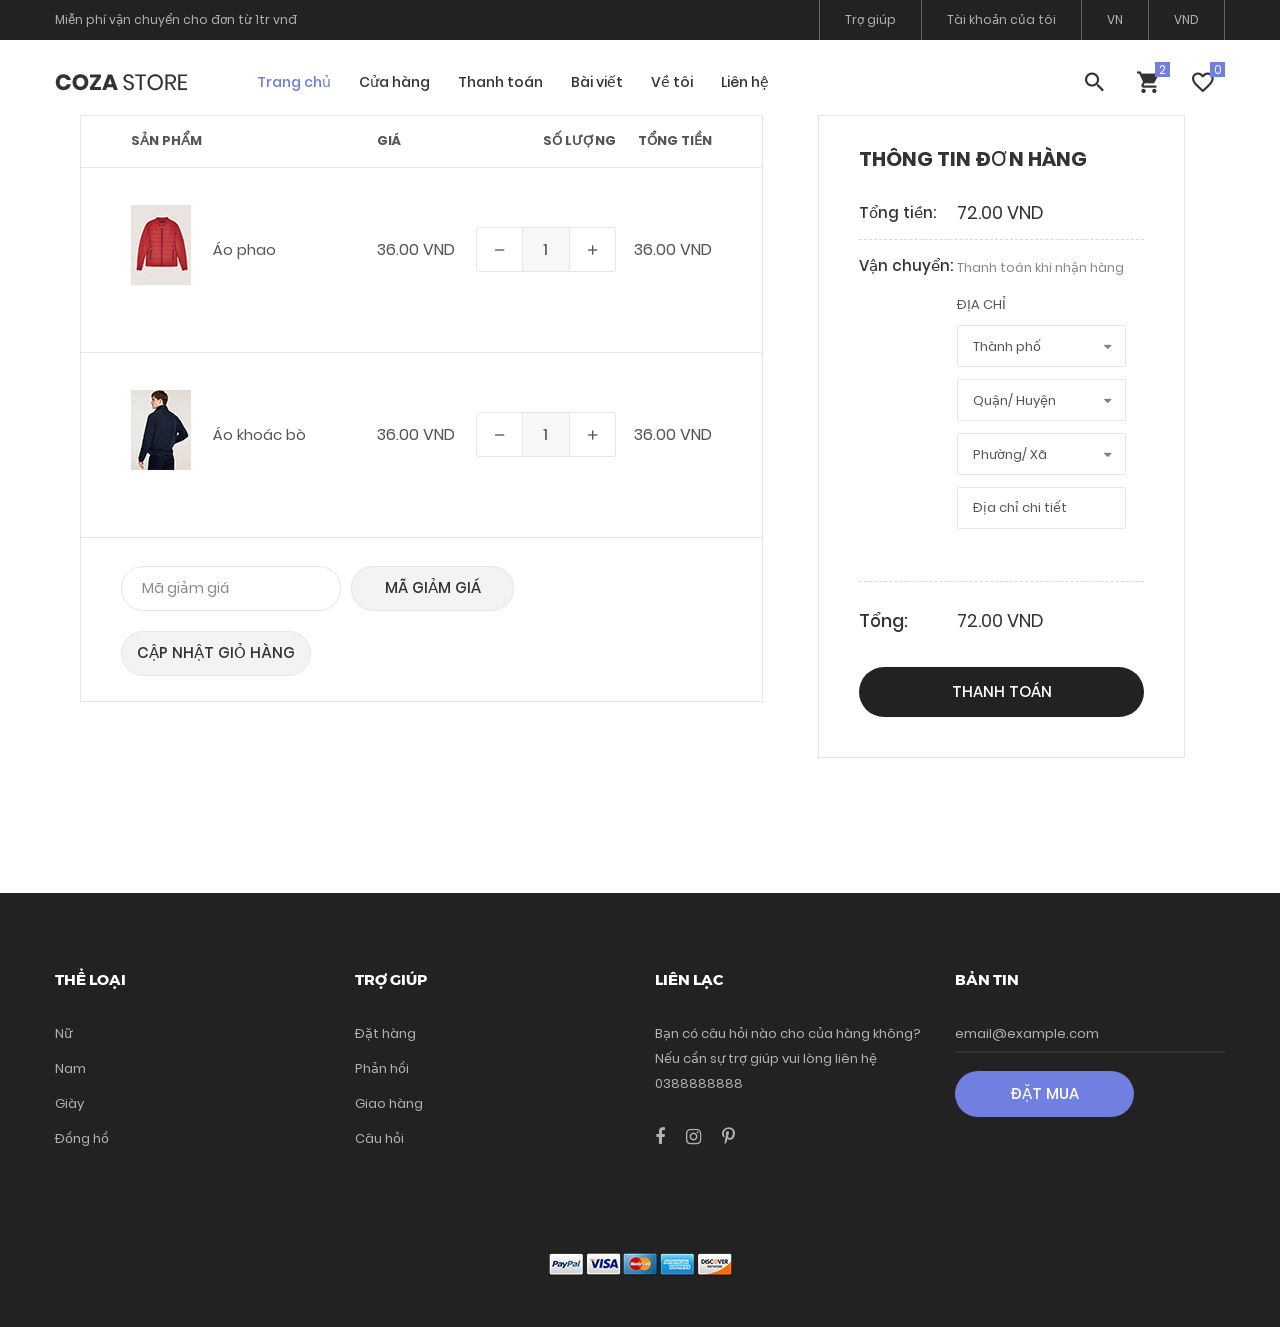
<file: shoping-cart.html>
<!DOCTYPE html>
<html lang="en">
<head>
	<title>Shoping Cart</title>
	<meta charset="UTF-8">
	<meta name="viewport" content="width=device-width, initial-scale=1">
<!--===============================================================================================-->	
	<link rel="icon" type="image/png" href="images/icons/favicon.png"/>
<!--===============================================================================================-->
	<link rel="stylesheet" type="text/css" href="vendor/bootstrap/css/bootstrap.min.css">
<!--===============================================================================================-->
	<link rel="stylesheet" type="text/css" href="fonts/font-awesome-4.7.0/css/font-awesome.min.css">
<!--===============================================================================================-->
	<link rel="stylesheet" type="text/css" href="fonts/iconic/css/material-design-iconic-font.min.css">
<!--===============================================================================================-->
	<link rel="stylesheet" type="text/css" href="fonts/linearicons-v1.0.0/icon-font.min.css">
<!--===============================================================================================-->
	<link rel="stylesheet" type="text/css" href="vendor/animate/animate.css">
<!--===============================================================================================-->	
	<link rel="stylesheet" type="text/css" href="vendor/css-hamburgers/hamburgers.min.css">
<!--===============================================================================================-->
	<link rel="stylesheet" type="text/css" href="vendor/animsition/css/animsition.min.css">
<!--===============================================================================================-->
	<link rel="stylesheet" type="text/css" href="vendor/select2/select2.min.css">
<!--===============================================================================================-->
	<link rel="stylesheet" type="text/css" href="vendor/perfect-scrollbar/perfect-scrollbar.css">
<!--===============================================================================================-->
	<link rel="stylesheet" type="text/css" href="css/util.css">
	<link rel="stylesheet" type="text/css" href="css/main.css">
<!--===============================================================================================-->
</head>
<body class="animsition">
	
	
	<!-- Header -->
	<header>
		<!-- Header desktop -->
		<div class="container-menu-desktop">
			<!-- Topbar -->
			<div class="top-bar">
				<div class="content-topbar flex-sb-m h-full container">
					<div class="left-top-bar">
						Miễn phí vận chuyển cho đơn từ 1tr vnđ
					</div>

					<div class="right-top-bar flex-w h-full">
						<a href="#" class="flex-c-m trans-04 p-lr-25">
							Trợ giúp
						</a>

						<a href="#" class="flex-c-m trans-04 p-lr-25">
							Tài khoản của tôi
						</a>

						<a href="#" class="flex-c-m trans-04 p-lr-25">
							VN
						</a>

						<a href="#" class="flex-c-m trans-04 p-lr-25">
							VND
						</a>
					</div>
				</div>
			</div>

			<div class="wrap-menu-desktop">
				<nav class="limiter-menu-desktop container">
					
					<!-- Logo desktop -->		
					<a href="#" class="logo">
						<img src="images/icons/logo-01.png" alt="IMG-LOGO">
					</a>

					<!-- Menu desktop -->
					<div class="menu-desktop">
						<ul class="main-menu">
							<li class="active-menu">
								<a href="index.html">Trang chủ</a>
								<ul class="sub-menu">
									<li><a href="index.html">Trang chủ 1</a></li>
									<li><a href="home-02.html">Trang chủ 2</a></li>
									<li><a href="home-03.html">Trang chủ 3</a></li>
								</ul>
							</li>

							<li>
								<a href="product.html">Cửa hàng</a>
							</li>

							<li class="label1" >
								<a href="shoping-cart.html">Thanh toán</a>
							</li>

							<li>
								<a href="blog.html">Bài viết</a>
							</li>

							<li>
								<a href="about.html">Về tôi</a>
							</li>

							<li>
								<a href="contact.html">Liên hệ</a>
							</li>
						</ul>
					</div>	

					<!-- Icon header -->
					<div class="wrap-icon-header flex-w flex-r-m">
						<div class="icon-header-item cl2 hov-cl1 trans-04 p-l-22 p-r-11 js-show-modal-search">
							<i class="zmdi zmdi-search"></i>
						</div>

						<div class="icon-header-item cl2 hov-cl1 trans-04 p-l-22 p-r-11 icon-header-noti js-show-cart" data-notify="2">
							<i class="zmdi zmdi-shopping-cart"></i>
						</div>

						<a href="#" class="dis-block icon-header-item cl2 hov-cl1 trans-04 p-l-22 p-r-11 icon-header-noti" data-notify="0">
							<i class="zmdi zmdi-favorite-outline"></i>
						</a>
					</div>
				</nav>
			</div>	
		</div>

		<!-- Header Mobile -->
		<div class="wrap-header-mobile">
			<!-- Logo moblie -->		
			<div class="logo-mobile">
				<a href="index.html"><img src="images/icons/logo-01.png" alt="IMG-LOGO"></a>
			</div>

			<!-- Icon header -->
			<div class="wrap-icon-header flex-w flex-r-m m-r-15">
				<div class="icon-header-item cl2 hov-cl1 trans-04 p-r-11 js-show-modal-search">
					<i class="zmdi zmdi-search"></i>
				</div>

				<div class="icon-header-item cl2 hov-cl1 trans-04 p-r-11 p-l-10 icon-header-noti js-show-cart" data-notify="2">
					<i class="zmdi zmdi-shopping-cart"></i>
				</div>

				<a href="#" class="dis-block icon-header-item cl2 hov-cl1 trans-04 p-r-11 p-l-10 icon-header-noti" data-notify="0">
					<i class="zmdi zmdi-favorite-outline"></i>
				</a>
			</div>

			<!-- Button show menu -->
			<div class="btn-show-menu-mobile hamburger hamburger--squeeze">
				<span class="hamburger-box">
					<span class="hamburger-inner"></span>
				</span>
			</div>
		</div>


		<!-- Menu Mobile -->
		<div class="menu-mobile">
			<ul class="topbar-mobile">
				<li>
					<div class="left-top-bar">
						Miễn phí vận chuyển cho đơn từ 1tr vnđ
					</div>
				</li>

				<li>
					<div class="right-top-bar flex-w h-full">
						<a href="#" class="flex-c-m p-lr-10 trans-04">
							Trợ giúp
						</a>

						<a href="#" class="flex-c-m p-lr-10 trans-04">
							Tài khoản của tôi
						</a>

						<a href="#" class="flex-c-m p-lr-10 trans-04">
							VN
						</a>

						<a href="#" class="flex-c-m p-lr-10 trans-04">
							VND
						</a>
					</div>
				</li>
			</ul>

			<ul class="main-menu-m">
				<li>
					<a href="index.html">Trang chủ</a>
					<ul class="sub-menu-m">
						<li><a href="index.html">Trang chủ 1</a></li>
						<li><a href="home-02.html">Trang chủ 2</a></li>
						<li><a href="home-03.html">Trang chủ 3</a></li>
					</ul>
					<span class="arrow-main-menu-m">
						<i class="fa fa-angle-right" aria-hidden="true"></i>
					</span>
				</li>

				<li>
					<a href="product.html">Của hàng</a>
				</li>

				<li>
					<a href="shoping-cart.html" class="label1 rs1" data-label1="hot">Thanh toán</a>
				</li>

				<li>
					<a href="blog.html">Bài viết</a>
				</li>

				<li>
					<a href="about.html">Về chúng tôi</a>
				</li>

				<li>
					<a href="contact.html">Liên hệ</a>
				</li>
			</ul>
		</div>

		<!-- Modal Search -->
		<div class="modal-search-header flex-c-m trans-04 js-hide-modal-search">
			<div class="container-search-header">
				<button class="flex-c-m btn-hide-modal-search trans-04 js-hide-modal-search">
					<img src="images/icons/icon-close2.png" alt="CLOSE">
				</button>

				<form class="wrap-search-header flex-w p-l-15">
					<button class="flex-c-m trans-04">
						<i class="zmdi zmdi-search"></i>
					</button>
					<input class="plh3" type="text" name="search" placeholder="Tìm kiếm...">
				</form>
			</div>
		</div>
	</header>

	<!-- Cart -->
	<div class="wrap-header-cart js-panel-cart">
		<div class="s-full js-hide-cart"></div>

		<div class="header-cart flex-col-l p-l-65 p-r-25">
			<div class="header-cart-title flex-w flex-sb-m p-b-8">
				<span class="mtext-103 cl2">
					Your Cart
				</span>

				<div class="fs-35 lh-10 cl2 p-lr-5 pointer hov-cl1 trans-04 js-hide-cart">
					<i class="zmdi zmdi-close"></i>
				</div>
			</div>
			
			<div class="header-cart-content flex-w js-pscroll">
				<ul class="header-cart-wrapitem w-full">
					<li class="header-cart-item flex-w flex-t m-b-12">
						<div class="header-cart-item-img">
							<img src="images/item-cart-01.jpg" alt="IMG">
						</div>

						<div class="header-cart-item-txt p-t-8">
							<a href="#" class="header-cart-item-name m-b-18 hov-cl1 trans-04">
								Áo thun trắng
							</a>

							<span class="header-cart-item-info">
								1 x 19.00 VND
							</span>
						</div>
					</li>

					<li class="header-cart-item flex-w flex-t m-b-12">
						<div class="header-cart-item-img">
							<img src="images/item-cart-02.jpg" alt="IMG">
						</div>

						<div class="header-cart-item-txt p-t-8">
							<a href="#" class="header-cart-item-name m-b-18 hov-cl1 trans-04">
								Giày Converse
							</a>

							<span class="header-cart-item-info">
								1 x 29.00 VND
							</span>
						</div>
					</li>

					<li class="header-cart-item flex-w flex-t m-b-12">
						<div class="header-cart-item-img">
							<img src="images/item-cart-03.jpg" alt="IMG">
						</div>

						<div class="header-cart-item-txt p-t-8">
							<a href="#" class="header-cart-item-name m-b-18 hov-cl1 trans-04">
								Đồng hồ
							</a>

							<span class="header-cart-item-info">
								1 x 39.00 VND
							</span>
						</div>
					</li>
				</ul>
				
				<div class="w-full">
					<div class="header-cart-total w-full p-tb-40">
						Tổng tiền: 77.00 VND
					</div>

					<div class="header-cart-buttons flex-w w-full">
						<a href="shoping-cart.html" class="flex-c-m stext-101 cl0 size-107 bg3 bor2 hov-btn3 p-lr-15 trans-04 m-r-8 m-b-10">
							Xem giỏ hàng
						</a>

						<a href="shoping-cart.html" class="flex-c-m stext-101 cl0 size-107 bg3 bor2 hov-btn3 p-lr-15 trans-04 m-b-10">
							Thanh toán
						</a>
					</div>
				</div>
			</div>
		</div>
	</div>


	<!-- Shoping Cart -->
	<form class="bg0 p-t-75 p-b-85">
		<div class="container">
			<div class="row">
				<div class="col-lg-10 col-xl-7 m-lr-auto m-b-50">
					<div class="m-l-25 m-r--38 m-lr-0-xl">
						<div class="wrap-table-shopping-cart">
							<table class="table-shopping-cart">
								<tr class="table_head">
									<th class="column-1">Sản phẩm</th>
									<th class="column-2"></th>
									<th class="column-3">Giá</th>
									<th class="column-4">Số lượng</th>
									<th class="column-5">Tổng tiền</th>
								</tr>

								<tr class="table_row">
									<td class="column-1">
										<div class="how-itemcart1">
											<img src="images/item-cart-04.jpg" alt="IMG">
										</div>
									</td>
									<td class="column-2">Áo phao</td>
									<td class="column-3">36.00 VND</td>
									<td class="column-4">
										<div class="wrap-num-product flex-w m-l-auto m-r-0">
											<div class="btn-num-product-down cl8 hov-btn3 trans-04 flex-c-m">
												<i class="fs-16 zmdi zmdi-minus"></i>
											</div>

											<input class="mtext-104 cl3 txt-center num-product" type="number" name="num-product1" value="1">

											<div class="btn-num-product-up cl8 hov-btn3 trans-04 flex-c-m">
												<i class="fs-16 zmdi zmdi-plus"></i>
											</div>
										</div>
									</td>
									<td class="column-5">36.00 VND</td>
								</tr>

								<tr class="table_row">
									<td class="column-1">
										<div class="how-itemcart1">
											<img src="images/item-cart-05.jpg" alt="IMG">
										</div>
									</td>
									<td class="column-2">Áo khoác bò</td>
									<td class="column-3">36.00 VND</td>
									<td class="column-4">
										<div class="wrap-num-product flex-w m-l-auto m-r-0">
											<div class="btn-num-product-down cl8 hov-btn3 trans-04 flex-c-m">
												<i class="fs-16 zmdi zmdi-minus"></i>
											</div>

											<input class="mtext-104 cl3 txt-center num-product" type="number" name="num-product2" value="1">

											<div class="btn-num-product-up cl8 hov-btn3 trans-04 flex-c-m">
												<i class="fs-16 zmdi zmdi-plus"></i>
											</div>
										</div>
									</td>
									<td class="column-5">36.00 VND</td>
								</tr>
							</table>
						</div>

						<div class="flex-w flex-sb-m bor15 p-t-18 p-b-15 p-lr-40 p-lr-15-sm">
							<div class="flex-w flex-m m-r-20 m-tb-5">
								<input class="stext-104 cl2 plh4 size-117 bor13 p-lr-20 m-r-10 m-tb-5" type="text" name="coupon" placeholder="Mã giảm giá">
									
								<div class="flex-c-m stext-101 cl2 size-118 bg8 bor13 hov-btn3 p-lr-15 trans-04 pointer m-tb-5">
									Mã giảm giá
								</div>
							</div>

							<div class="flex-c-m stext-101 cl2 size-119 bg8 bor13 hov-btn3 p-lr-15 trans-04 pointer m-tb-10">
								Cập nhật giỏ hàng
							</div>
						</div>
					</div>
				</div>

				<div class="col-sm-10 col-lg-7 col-xl-5 m-lr-auto m-b-50">
					<div class="bor10 p-lr-40 p-t-30 p-b-40 m-l-63 m-r-40 m-lr-0-xl p-lr-15-sm">
						<h4 class="mtext-109 cl2 p-b-30">
							Thông tin đơn hàng
						</h4>

						<div class="flex-w flex-t bor12 p-b-13">
							<div class="size-208">
								<span class="stext-110 cl2">
									Tổng tiền:
								</span>
							</div>

							<div class="size-209">
								<span class="mtext-110 cl2">
									72.00 VND
								</span>
							</div>
						</div>

						<div class="flex-w flex-t bor12 p-t-15 p-b-30">
							<div class="size-208 w-full-ssm">
								<span class="stext-110 cl2">
									Vận chuyển:
								</span>
							</div>

							<div class="size-209 p-r-18 p-r-0-sm w-full-ssm">
								<p class="stext-111 cl6 p-t-2">
									Thanh toán khi nhận hàng
								</p>
								
								<div class="p-t-15">
									<span class="stext-112 cl8">
										Địa chỉ
									</span>

									<div class="rs1-select2 rs2-select2 bor8 bg0 m-b-12 m-t-9">
										<select class="js-select2" name="time">
											<option>Thành phố</option>
											<option>Hà Nội</option>
											<option>Bắc Ninh</option>
											<option>Bắc Giang</option>
											<option>Hưng Yên</option>
											<option>Vĩnh Phúc</option>
											<option>Phú Thọ</option>
											<option>Hà Nam</option>
											<option>Ninh Bình</option>
											<option>Nam Định</option>
										</select>
										<div class="dropDownSelect2"></div>
									</div>
									<div class="rs1-select2 rs2-select2 bor8 bg0 m-b-12 m-t-9">
										<select class="js-select2" name="time">
											<option>Quận/ Huyện</option>
											<option>Thanh Xuân</option>
											<option>Cầu Giấy</option>
											<option>Đống Đa</option>
											<option>Hà Đông</option>
										</select>
										<div class="dropDownSelect2"></div>
									</div>
									<div class="rs1-select2 rs2-select2 bor8 bg0 m-b-12 m-t-9">
										<select class="js-select2" name="time">
											<option>Phường/ Xã</option>
											<option>Thanh Xuân</option>
											<option>Cầu Giấy</option>
											<option>Đống Đa</option>
											<option>Hà Đông</option>
										</select>
										<div class="dropDownSelect2"></div>
									</div>


									<div class="bor8 bg0 m-b-22">
										<input class="stext-111 cl8 plh3 size-111 p-lr-15" type="text" name="postcode" placeholder="Địa chỉ chi tiết">
									</div>
									

										
								</div>
							</div>
						</div>

						<div class="flex-w flex-t p-t-27 p-b-33">
							<div class="size-208">
								<span class="mtext-101 cl2">
									Tổng:
								</span>
							</div>

							<div class="size-209 p-t-1">
								<span class="mtext-110 cl2">
									72.00 VND
								</span>
							</div>
						</div>

						<button class="flex-c-m stext-101 cl0 size-116 bg3 bor14 hov-btn3 p-lr-15 trans-04 pointer">
							Thanh toán
						</button>
					</div>
				</div>
			</div>
		</div>
	</form>
		
	
		

	<!-- Footer -->
	<footer class="bg3 p-t-75 p-b-32">
		<div class="container">
			<div class="row">
				<div class="col-sm-6 col-lg-3 p-b-50">
					<h4 class="stext-301 cl0 p-b-30">
						Thể loại
					</h4>

					<ul>
						<li class="p-b-10">
							<a href="#" class="stext-107 cl7 hov-cl1 trans-04">
								Nữ
							</a>
						</li>

						<li class="p-b-10">
							<a href="#" class="stext-107 cl7 hov-cl1 trans-04">
								Nam
							</a>
						</li>

						<li class="p-b-10">
							<a href="#" class="stext-107 cl7 hov-cl1 trans-04">
								Giày
							</a>
						</li>

						<li class="p-b-10">
							<a href="#" class="stext-107 cl7 hov-cl1 trans-04">
								Đồng hồ
							</a>
						</li>
					</ul>
				</div>

				<div class="col-sm-6 col-lg-3 p-b-50">
					<h4 class="stext-301 cl0 p-b-30">
						Trợ giúp
					</h4>

					<ul>
						<li class="p-b-10">
							<a href="#" class="stext-107 cl7 hov-cl1 trans-04">
								Đặt hàng
							</a>
						</li>

						<li class="p-b-10">
							<a href="#" class="stext-107 cl7 hov-cl1 trans-04">
								Phản hồi 
							</a>
						</li>

						<li class="p-b-10">
							<a href="#" class="stext-107 cl7 hov-cl1 trans-04">
								Giao hàng
							</a>
						</li>

						<li class="p-b-10">
							<a href="#" class="stext-107 cl7 hov-cl1 trans-04">
								Câu hỏi
							</a>
						</li>
					</ul>
				</div>

				<div class="col-sm-6 col-lg-3 p-b-50">
					<h4 class="stext-301 cl0 p-b-30">
						Liên lạc
					</h4>

					<p class="stext-107 cl7 size-201">
						Bạn có câu hỏi nào cho của hàng không? Nếu cần sự trợ giúp vui lòng liên hệ 0388888888
					</p>

					<div class="p-t-27">
						<a href="#" class="fs-18 cl7 hov-cl1 trans-04 m-r-16">
							<i class="fa fa-facebook"></i>
						</a>

						<a href="#" class="fs-18 cl7 hov-cl1 trans-04 m-r-16">
							<i class="fa fa-instagram"></i>
						</a>

						<a href="#" class="fs-18 cl7 hov-cl1 trans-04 m-r-16">
							<i class="fa fa-pinterest-p"></i>
						</a>
					</div>
				</div>

				<div class="col-sm-6 col-lg-3 p-b-50">
					<h4 class="stext-301 cl0 p-b-30">
						Bản tin
					</h4>

					<form>
						<div class="wrap-input1 w-full p-b-4">
							<input class="input1 bg-none plh1 stext-107 cl7" type="text" name="email" placeholder="email@example.com">
							<div class="focus-input1 trans-04"></div>
						</div>

						<div class="p-t-18">
							<button class="flex-c-m stext-101 cl0 size-103 bg1 bor1 hov-btn2 p-lr-15 trans-04">
								Đặt mua
							</button>
						</div>
					</form>
				</div>
			</div>

			<div class="p-t-40">
				<div class="flex-c-m flex-w p-b-18">
					<a href="#" class="m-all-1">
						<img src="images/icons/icon-pay-01.png" alt="ICON-PAY">
					</a>

					<a href="#" class="m-all-1">
						<img src="images/icons/icon-pay-02.png" alt="ICON-PAY">
					</a>

					<a href="#" class="m-all-1">
						<img src="images/icons/icon-pay-03.png" alt="ICON-PAY">
					</a>

					<a href="#" class="m-all-1">
						<img src="images/icons/icon-pay-04.png" alt="ICON-PAY">
					</a>

					<a href="#" class="m-all-1">
						<img src="images/icons/icon-pay-05.png" alt="ICON-PAY">
					</a>
				</div>


			</div>
		</div>
	</footer>



	<!-- Back to top -->
	<div class="btn-back-to-top" id="myBtn">
		<span class="symbol-btn-back-to-top">
			<i class="zmdi zmdi-chevron-up"></i>
		</span>
	</div>

<!--===============================================================================================-->	
	<script src="vendor/jquery/jquery-3.2.1.min.js"></script>
<!--===============================================================================================-->
	<script src="vendor/animsition/js/animsition.min.js"></script>
<!--===============================================================================================-->
	<script src="vendor/bootstrap/js/popper.js"></script>
	<script src="vendor/bootstrap/js/bootstrap.min.js"></script>
<!--===============================================================================================-->
	<script src="vendor/select2/select2.min.js"></script>
	<script>
		$(".js-select2").each(function(){
			$(this).select2({
				minimumResultsForSearch: 20,
				dropdownParent: $(this).next('.dropDownSelect2')
			});
		})
	</script>
<!--===============================================================================================-->
	<script src="vendor/MagnificPopup/jquery.magnific-popup.min.js"></script>
<!--===============================================================================================-->
	<script src="vendor/perfect-scrollbar/perfect-scrollbar.min.js"></script>
	<script>
		$('.js-pscroll').each(function(){
			$(this).css('position','relative');
			$(this).css('overflow','hidden');
			var ps = new PerfectScrollbar(this, {
				wheelSpeed: 1,
				scrollingThreshold: 1000,
				wheelPropagation: false,
			});

			$(window).on('resize', function(){
				ps.update();
			})
		});
	</script>
<!--===============================================================================================-->
	<script src="js/main.js"></script>

</body>
</html>
</file>
<file: vendor/daterangepicker/daterangepicker.css>
.daterangepicker {
  position: absolute;
  color: inherit;
  background-color: #fff;
  border-radius: 4px;
  width: 278px;
  padding: 4px;
  margin-top: 1px;
  top: 100px;
  left: 20px;
  /* Calendars */ }
  .daterangepicker:before, .daterangepicker:after {
    position: absolute;
    display: inline-block;
    border-bottom-color: rgba(0, 0, 0, 0.2);
    content: ''; }
  .daterangepicker:before {
    top: -7px;
    border-right: 7px solid transparent;
    border-left: 7px solid transparent;
    border-bottom: 7px solid #ccc; }
  .daterangepicker:after {
    top: -6px;
    border-right: 6px solid transparent;
    border-bottom: 6px solid #fff;
    border-left: 6px solid transparent; }
  .daterangepicker.opensleft:before {
    right: 9px; }
  .daterangepicker.opensleft:after {
    right: 10px; }
  .daterangepicker.openscenter:before {
    left: 0;
    right: 0;
    width: 0;
    margin-left: auto;
    margin-right: auto; }
  .daterangepicker.openscenter:after {
    left: 0;
    right: 0;
    width: 0;
    margin-left: auto;
    margin-right: auto; }
  .daterangepicker.opensright:before {
    left: 9px; }
  .daterangepicker.opensright:after {
    left: 10px; }
  .daterangepicker.dropup {
    margin-top: -5px; }
    .daterangepicker.dropup:before {
      top: initial;
      bottom: -7px;
      border-bottom: initial;
      border-top: 7px solid #ccc; }
    .daterangepicker.dropup:after {
      top: initial;
      bottom: -6px;
      border-bottom: initial;
      border-top: 6px solid #fff; }
  .daterangepicker.dropdown-menu {
    max-width: none;
    z-index: 3001; }
  .daterangepicker.single .ranges, .daterangepicker.single .calendar {
    float: none; }
  .daterangepicker.show-calendar .calendar {
    display: block; }
  .daterangepicker .calendar {
    display: none;
    max-width: 270px;
    margin: 4px; }
    .daterangepicker .calendar.single .calendar-table {
      border: none; }
    .daterangepicker .calendar th, .daterangepicker .calendar td {
      white-space: nowrap;
      text-align: center;
      min-width: 32px; }
  .daterangepicker .calendar-table {
    border: 1px solid #fff;
    padding: 4px;
    border-radius: 4px;
    background-color: #fff; }
  .daterangepicker table {
    width: 100%;
    margin: 0; }
  .daterangepicker td, .daterangepicker th {
    text-align: center;
    width: 20px;
    height: 20px;
    border-radius: 4px;
    border: 1px solid transparent;
    white-space: nowrap;
    cursor: pointer; }
    .daterangepicker td.available:hover, .daterangepicker th.available:hover {
      background-color: #eee;
      border-color: transparent;
      color: inherit; }
    .daterangepicker td.week, .daterangepicker th.week {
      font-size: 80%;
      color: #ccc; }
  .daterangepicker td.off, .daterangepicker td.off.in-range, .daterangepicker td.off.start-date, .daterangepicker td.off.end-date {
    background-color: #fff;
    border-color: transparent;
    color: #999; }
  .daterangepicker td.in-range {
    background-color: #ebf4f8;
    border-color: transparent;
    color: #000;
    border-radius: 0; }
  .daterangepicker td.start-date {
    border-radius: 4px 0 0 4px; }
  .daterangepicker td.end-date {
    border-radius: 0 4px 4px 0; }
  .daterangepicker td.start-date.end-date {
    border-radius: 4px; }
  .daterangepicker td.active, .daterangepicker td.active:hover {
    background-color: #357ebd;
    border-color: transparent;
    color: #fff; }
  .daterangepicker th.month {
    width: auto; }
  .daterangepicker td.disabled, .daterangepicker option.disabled {
    color: #999;
    cursor: not-allowed;
    text-decoration: line-through; }
  .daterangepicker select.monthselect, .daterangepicker select.yearselect {
    font-size: 12px;
    padding: 1px;
    height: auto;
    margin: 0;
    cursor: default; }
  .daterangepicker select.monthselect {
    margin-right: 2%;
    width: 56%; }
  .daterangepicker select.yearselect {
    width: 40%; }
  .daterangepicker select.hourselect, .daterangepicker select.minuteselect, .daterangepicker select.secondselect, .daterangepicker select.ampmselect {
    width: 50px;
    margin-bottom: 0; }
  .daterangepicker .input-mini {
    border: 1px solid #ccc;
    border-radius: 4px;
    color: #555;
    height: 30px;
    line-height: 30px;
    display: block;
    vertical-align: middle;
    margin: 0 0 5px 0;
    padding: 0 6px 0 28px;
    width: 100%; }
    .daterangepicker .input-mini.active {
      border: 1px solid #08c;
      border-radius: 4px; }
  .daterangepicker .daterangepicker_input {
    position: relative; }
    .daterangepicker .daterangepicker_input i {
      position: absolute;
      left: 8px;
      top: 8px; }
  .daterangepicker.rtl .input-mini {
    padding-right: 28px;
    padding-left: 6px; }
  .daterangepicker.rtl .daterangepicker_input i {
    left: auto;
    right: 8px; }
  .daterangepicker .calendar-time {
    text-align: center;
    margin: 5px auto;
    line-height: 30px;
    position: relative;
    padding-left: 28px; }
    .daterangepicker .calendar-time select.disabled {
      color: #ccc;
      cursor: not-allowed; }

.ranges {
  font-size: 11px;
  float: none;
  margin: 4px;
  text-align: left; }
  .ranges ul {
    list-style: none;
    margin: 0 auto;
    padding: 0;
    width: 100%; }
  .ranges li {
    font-size: 13px;
    background-color: #f5f5f5;
    border: 1px solid #f5f5f5;
    border-radius: 4px;
    color: #08c;
    padding: 3px 12px;
    margin-bottom: 8px;
    cursor: pointer; }
    .ranges li:hover {
      background-color: #08c;
      border: 1px solid #08c;
      color: #fff; }
    .ranges li.active {
      background-color: #08c;
      border: 1px solid #08c;
      color: #fff; }

/*  Larger Screen Styling */
@media (min-width: 564px) {
  .daterangepicker {
    width: auto; }
    .daterangepicker .ranges ul {
      width: 160px; }
    .daterangepicker.single .ranges ul {
      width: 100%; }
    .daterangepicker.single .calendar.left {
      clear: none; }
    .daterangepicker.single.ltr .ranges, .daterangepicker.single.ltr .calendar {
      float: left; }
    .daterangepicker.single.rtl .ranges, .daterangepicker.single.rtl .calendar {
      float: right; }
    .daterangepicker.ltr {
      direction: ltr;
      text-align: left; }
      .daterangepicker.ltr .calendar.left {
        clear: left;
        margin-right: 0; }
        .daterangepicker.ltr .calendar.left .calendar-table {
          border-right: none;
          border-top-right-radius: 0;
          border-bottom-right-radius: 0; }
      .daterangepicker.ltr .calendar.right {
        margin-left: 0; }
        .daterangepicker.ltr .calendar.right .calendar-table {
          border-left: none;
          border-top-left-radius: 0;
          border-bottom-left-radius: 0; }
      .daterangepicker.ltr .left .daterangepicker_input {
        padding-right: 12px; }
      .daterangepicker.ltr .calendar.left .calendar-table {
        padding-right: 12px; }
      .daterangepicker.ltr .ranges, .daterangepicker.ltr .calendar {
        float: left; }
    .daterangepicker.rtl {
      direction: rtl;
      text-align: right; }
      .daterangepicker.rtl .calendar.left {
        clear: right;
        margin-left: 0; }
        .daterangepicker.rtl .calendar.left .calendar-table {
          border-left: none;
          border-top-left-radius: 0;
          border-bottom-left-radius: 0; }
      .daterangepicker.rtl .calendar.right {
        margin-right: 0; }
        .daterangepicker.rtl .calendar.right .calendar-table {
          border-right: none;
          border-top-right-radius: 0;
          border-bottom-right-radius: 0; }
      .daterangepicker.rtl .left .daterangepicker_input {
        padding-left: 12px; }
      .daterangepicker.rtl .calendar.left .calendar-table {
        padding-left: 12px; }
      .daterangepicker.rtl .ranges, .daterangepicker.rtl .calendar {
        text-align: right;
        float: right; } }
@media (min-width: 730px) {
  .daterangepicker .ranges {
    width: auto; }
  .daterangepicker.ltr .ranges {
    float: left; }
  .daterangepicker.rtl .ranges {
    float: right; }
  .daterangepicker .calendar.left {
    clear: none !important; } }
</file>
<file: vendor/perfect-scrollbar/perfect-scrollbar.css>
/*
 * Container style
 */
.ps {
  overflow: hidden !important;
  overflow-anchor: none;
  -ms-overflow-style: none;
  touch-action: auto;
  -ms-touch-action: auto;
}

/*
 * Scrollbar rail styles
 */
.ps__rail-x {
  display: none;
  opacity: 0;
  transition: background-color .2s linear, opacity .2s linear;
  -webkit-transition: background-color .2s linear, opacity .2s linear;
  height: 15px;
  /* there must be 'bottom' or 'top' for ps__rail-x */
  bottom: 0px;
  /* please don't change 'position' */
  position: absolute;
}

.ps__rail-y {
  display: none;
  opacity: 0;
  transition: background-color .2s linear, opacity .2s linear;
  -webkit-transition: background-color .2s linear, opacity .2s linear;
  width: 15px;
  /* there must be 'right' or 'left' for ps__rail-y */
  right: 0;
  /* please don't change 'position' */
  position: absolute;
}

.ps--active-x > .ps__rail-x,
.ps--active-y > .ps__rail-y {
  display: block;
  background-color: transparent;
}

.ps:hover > .ps__rail-x,
.ps:hover > .ps__rail-y,
.ps--focus > .ps__rail-x,
.ps--focus > .ps__rail-y,
.ps--scrolling-x > .ps__rail-x,
.ps--scrolling-y > .ps__rail-y {
  opacity: 0.6;
}

.ps__rail-x:hover,
.ps__rail-y:hover,
.ps__rail-x:focus,
.ps__rail-y:focus {
  background-color: #eee;
  opacity: 0.9;
}

/*
 * Scrollbar thumb styles
 */
.ps__thumb-x {
  background-color: #aaa;
  border-radius: 6px;
  transition: background-color .2s linear, height .2s ease-in-out;
  -webkit-transition: background-color .2s linear, height .2s ease-in-out;
  height: 6px;
  /* there must be 'bottom' for ps__thumb-x */
  bottom: 2px;
  /* please don't change 'position' */
  position: absolute;
}

.ps__thumb-y {
  background-color: #aaa;
  border-radius: 6px;
  transition: background-color .2s linear, width .2s ease-in-out;
  -webkit-transition: background-color .2s linear, width .2s ease-in-out;
  width: 6px;
  /* there must be 'right' for ps__thumb-y */
  right: 2px;
  /* please don't change 'position' */
  position: absolute;
}

.ps__rail-x:hover > .ps__thumb-x,
.ps__rail-x:focus > .ps__thumb-x {
  background-color: #999;
  height: 11px;
}

.ps__rail-y:hover > .ps__thumb-y,
.ps__rail-y:focus > .ps__thumb-y {
  background-color: #999;
  width: 11px;
}

/* MS supports */
@supports (-ms-overflow-style: none) {
  .ps {
    overflow: auto !important;
  }
}

@media screen and (-ms-high-contrast: active), (-ms-high-contrast: none) {
  .ps {
    overflow: auto !important;
  }
}
</file>
<file: css/util.css>
/*//////////////////////////////////////////////////////////////////
[ REBOOT ]*/
*, *:before, *:after {
	margin: 0px; 
	padding: 0px; 
	-webkit-box-sizing: border-box;
	-moz-box-sizing: border-box;
	box-sizing: border-box;
}

body, html {
	font-family: Arial, sans-serif;
	font-size: 15px;
	color: #666666;

	height: 100%;
	background-color: #fff;
	-webkit-box-sizing: border-box;
	-moz-box-sizing: border-box;
	box-sizing: border-box;
}

/*---------------------------------------------*/
a:focus {outline: none;}
a:hover {text-decoration: none;}

/*---------------------------------------------*/
h1,h2,h3,h4,h5,h6,p {margin: 0px;}

ul, li {
	margin: 0px;
	list-style-type: none;
}


/*---------------------------------------------*/
input, textarea, label {
	display: block;
	outline: none;
	border: none;
}

/*---------------------------------------------*/
button {
	outline: none;
	border: none;
	background: transparent;
	cursor: pointer;
}

button:focus {outline: none;}

iframe {border: none;}


/*//////////////////////////////////////////////////////////////////
[ FONT SIZE ]*/
.fs-1 {font-size: 1px;}
.fs-2 {font-size: 2px;}
.fs-3 {font-size: 3px;}
.fs-4 {font-size: 4px;}
.fs-5 {font-size: 5px;}
.fs-6 {font-size: 6px;}
.fs-7 {font-size: 7px;}
.fs-8 {font-size: 8px;}
.fs-9 {font-size: 9px;}
.fs-10 {font-size: 10px;}
.fs-11 {font-size: 11px;}
.fs-12 {font-size: 12px;}
.fs-13 {font-size: 13px;}
.fs-14 {font-size: 14px;}
.fs-15 {font-size: 15px;}
.fs-16 {font-size: 16px;}
.fs-17 {font-size: 17px;}
.fs-18 {font-size: 18px;}
.fs-19 {font-size: 19px;}
.fs-20 {font-size: 20px;}
.fs-21 {font-size: 21px;}
.fs-22 {font-size: 22px;}
.fs-23 {font-size: 23px;}
.fs-24 {font-size: 24px;}
.fs-25 {font-size: 25px;}
.fs-26 {font-size: 26px;}
.fs-27 {font-size: 27px;}
.fs-28 {font-size: 28px;}
.fs-29 {font-size: 29px;}
.fs-30 {font-size: 30px;}
.fs-31 {font-size: 31px;}
.fs-32 {font-size: 32px;}
.fs-33 {font-size: 33px;}
.fs-34 {font-size: 34px;}
.fs-35 {font-size: 35px;}
.fs-36 {font-size: 36px;}
.fs-37 {font-size: 37px;}
.fs-38 {font-size: 38px;}
.fs-39 {font-size: 39px;}
.fs-40 {font-size: 40px;}
.fs-41 {font-size: 41px;}
.fs-42 {font-size: 42px;}
.fs-43 {font-size: 43px;}
.fs-44 {font-size: 44px;}
.fs-45 {font-size: 45px;}
.fs-46 {font-size: 46px;}
.fs-47 {font-size: 47px;}
.fs-48 {font-size: 48px;}
.fs-49 {font-size: 49px;}
.fs-50 {font-size: 50px;}
.fs-51 {font-size: 51px;}
.fs-52 {font-size: 52px;}
.fs-53 {font-size: 53px;}
.fs-54 {font-size: 54px;}
.fs-55 {font-size: 55px;}
.fs-56 {font-size: 56px;}
.fs-57 {font-size: 57px;}
.fs-58 {font-size: 58px;}
.fs-59 {font-size: 59px;}
.fs-60 {font-size: 60px;}
.fs-61 {font-size: 61px;}
.fs-62 {font-size: 62px;}
.fs-63 {font-size: 63px;}
.fs-64 {font-size: 64px;}
.fs-65 {font-size: 65px;}
.fs-66 {font-size: 66px;}
.fs-67 {font-size: 67px;}
.fs-68 {font-size: 68px;}
.fs-69 {font-size: 69px;}
.fs-70 {font-size: 70px;}
.fs-71 {font-size: 71px;}
.fs-72 {font-size: 72px;}
.fs-73 {font-size: 73px;}
.fs-74 {font-size: 74px;}
.fs-75 {font-size: 75px;}
.fs-76 {font-size: 76px;}
.fs-77 {font-size: 77px;}
.fs-78 {font-size: 78px;}
.fs-79 {font-size: 79px;}
.fs-80 {font-size: 80px;}
.fs-81 {font-size: 81px;}
.fs-82 {font-size: 82px;}
.fs-83 {font-size: 83px;}
.fs-84 {font-size: 84px;}
.fs-85 {font-size: 85px;}
.fs-86 {font-size: 86px;}
.fs-87 {font-size: 87px;}
.fs-88 {font-size: 88px;}
.fs-89 {font-size: 89px;}
.fs-90 {font-size: 90px;}
.fs-91 {font-size: 91px;}
.fs-92 {font-size: 92px;}
.fs-93 {font-size: 93px;}
.fs-94 {font-size: 94px;}
.fs-95 {font-size: 95px;}
.fs-96 {font-size: 96px;}
.fs-97 {font-size: 97px;}
.fs-98 {font-size: 98px;}
.fs-99 {font-size: 99px;}
.fs-100 {font-size: 100px;}
.fs-101 {font-size: 101px;}
.fs-102 {font-size: 102px;}
.fs-103 {font-size: 103px;}
.fs-104 {font-size: 104px;}
.fs-105 {font-size: 105px;}
.fs-106 {font-size: 106px;}
.fs-107 {font-size: 107px;}
.fs-108 {font-size: 108px;}
.fs-109 {font-size: 109px;}
.fs-110 {font-size: 110px;}
.fs-111 {font-size: 111px;}
.fs-112 {font-size: 112px;}
.fs-113 {font-size: 113px;}
.fs-114 {font-size: 114px;}
.fs-115 {font-size: 115px;}
.fs-116 {font-size: 116px;}
.fs-117 {font-size: 117px;}
.fs-118 {font-size: 118px;}
.fs-119 {font-size: 119px;}
.fs-120 {font-size: 120px;}
.fs-121 {font-size: 121px;}
.fs-122 {font-size: 122px;}
.fs-123 {font-size: 123px;}
.fs-124 {font-size: 124px;}
.fs-125 {font-size: 125px;}
.fs-126 {font-size: 126px;}
.fs-127 {font-size: 127px;}
.fs-128 {font-size: 128px;}
.fs-129 {font-size: 129px;}
.fs-130 {font-size: 130px;}
.fs-131 {font-size: 131px;}
.fs-132 {font-size: 132px;}
.fs-133 {font-size: 133px;}
.fs-134 {font-size: 134px;}
.fs-135 {font-size: 135px;}
.fs-136 {font-size: 136px;}
.fs-137 {font-size: 137px;}
.fs-138 {font-size: 138px;}
.fs-139 {font-size: 139px;}
.fs-140 {font-size: 140px;}
.fs-141 {font-size: 141px;}
.fs-142 {font-size: 142px;}
.fs-143 {font-size: 143px;}
.fs-144 {font-size: 144px;}
.fs-145 {font-size: 145px;}
.fs-146 {font-size: 146px;}
.fs-147 {font-size: 147px;}
.fs-148 {font-size: 148px;}
.fs-149 {font-size: 149px;}
.fs-150 {font-size: 150px;}
.fs-151 {font-size: 151px;}
.fs-152 {font-size: 152px;}
.fs-153 {font-size: 153px;}
.fs-154 {font-size: 154px;}
.fs-155 {font-size: 155px;}
.fs-156 {font-size: 156px;}
.fs-157 {font-size: 157px;}
.fs-158 {font-size: 158px;}
.fs-159 {font-size: 159px;}
.fs-160 {font-size: 160px;}
.fs-161 {font-size: 161px;}
.fs-162 {font-size: 162px;}
.fs-163 {font-size: 163px;}
.fs-164 {font-size: 164px;}
.fs-165 {font-size: 165px;}
.fs-166 {font-size: 166px;}
.fs-167 {font-size: 167px;}
.fs-168 {font-size: 168px;}
.fs-169 {font-size: 169px;}
.fs-170 {font-size: 170px;}
.fs-171 {font-size: 171px;}
.fs-172 {font-size: 172px;}
.fs-173 {font-size: 173px;}
.fs-174 {font-size: 174px;}
.fs-175 {font-size: 175px;}
.fs-176 {font-size: 176px;}
.fs-177 {font-size: 177px;}
.fs-178 {font-size: 178px;}
.fs-179 {font-size: 179px;}
.fs-180 {font-size: 180px;}
.fs-181 {font-size: 181px;}
.fs-182 {font-size: 182px;}
.fs-183 {font-size: 183px;}
.fs-184 {font-size: 184px;}
.fs-185 {font-size: 185px;}
.fs-186 {font-size: 186px;}
.fs-187 {font-size: 187px;}
.fs-188 {font-size: 188px;}
.fs-189 {font-size: 189px;}
.fs-190 {font-size: 190px;}
.fs-191 {font-size: 191px;}
.fs-192 {font-size: 192px;}
.fs-193 {font-size: 193px;}
.fs-194 {font-size: 194px;}
.fs-195 {font-size: 195px;}
.fs-196 {font-size: 196px;}
.fs-197 {font-size: 197px;}
.fs-198 {font-size: 198px;}
.fs-199 {font-size: 199px;}
.fs-200 {font-size: 200px;}

/*//////////////////////////////////////////////////////////////////
[ PADDING ]*/
.p-t-0, .p-tb-0, .p-all-0 {padding-top: 0px;}
.p-t-1, .p-tb-1, .p-all-1 {padding-top: 1px;}
.p-t-2, .p-tb-2, .p-all-2 {padding-top: 2px;}
.p-t-3, .p-tb-3, .p-all-3 {padding-top: 3px;}
.p-t-4, .p-tb-4, .p-all-4 {padding-top: 4px;}
.p-t-5, .p-tb-5, .p-all-5 {padding-top: 5px;}
.p-t-6, .p-tb-6, .p-all-6 {padding-top: 6px;}
.p-t-7, .p-tb-7, .p-all-7 {padding-top: 7px;}
.p-t-8, .p-tb-8, .p-all-8 {padding-top: 8px;}
.p-t-9, .p-tb-9, .p-all-9 {padding-top: 9px;}
.p-t-10, .p-tb-10, .p-all-10 {padding-top: 10px;}
.p-t-11, .p-tb-11, .p-all-11 {padding-top: 11px;}
.p-t-12, .p-tb-12, .p-all-12 {padding-top: 12px;}
.p-t-13, .p-tb-13, .p-all-13 {padding-top: 13px;}
.p-t-14, .p-tb-14, .p-all-14 {padding-top: 14px;}
.p-t-15, .p-tb-15, .p-all-15 {padding-top: 15px;}
.p-t-16, .p-tb-16, .p-all-16 {padding-top: 16px;}
.p-t-17, .p-tb-17, .p-all-17 {padding-top: 17px;}
.p-t-18, .p-tb-18, .p-all-18 {padding-top: 18px;}
.p-t-19, .p-tb-19, .p-all-19 {padding-top: 19px;}
.p-t-20, .p-tb-20, .p-all-20 {padding-top: 20px;}
.p-t-21, .p-tb-21, .p-all-21 {padding-top: 21px;}
.p-t-22, .p-tb-22, .p-all-22 {padding-top: 22px;}
.p-t-23, .p-tb-23, .p-all-23 {padding-top: 23px;}
.p-t-24, .p-tb-24, .p-all-24 {padding-top: 24px;}
.p-t-25, .p-tb-25, .p-all-25 {padding-top: 25px;}
.p-t-26, .p-tb-26, .p-all-26 {padding-top: 26px;}
.p-t-27, .p-tb-27, .p-all-27 {padding-top: 27px;}
.p-t-28, .p-tb-28, .p-all-28 {padding-top: 28px;}
.p-t-29, .p-tb-29, .p-all-29 {padding-top: 29px;}
.p-t-30, .p-tb-30, .p-all-30 {padding-top: 30px;}
.p-t-31, .p-tb-31, .p-all-31 {padding-top: 31px;}
.p-t-32, .p-tb-32, .p-all-32 {padding-top: 32px;}
.p-t-33, .p-tb-33, .p-all-33 {padding-top: 33px;}
.p-t-34, .p-tb-34, .p-all-34 {padding-top: 34px;}
.p-t-35, .p-tb-35, .p-all-35 {padding-top: 35px;}
.p-t-36, .p-tb-36, .p-all-36 {padding-top: 36px;}
.p-t-37, .p-tb-37, .p-all-37 {padding-top: 37px;}
.p-t-38, .p-tb-38, .p-all-38 {padding-top: 38px;}
.p-t-39, .p-tb-39, .p-all-39 {padding-top: 39px;}
.p-t-40, .p-tb-40, .p-all-40 {padding-top: 40px;}
.p-t-41, .p-tb-41, .p-all-41 {padding-top: 41px;}
.p-t-42, .p-tb-42, .p-all-42 {padding-top: 42px;}
.p-t-43, .p-tb-43, .p-all-43 {padding-top: 43px;}
.p-t-44, .p-tb-44, .p-all-44 {padding-top: 44px;}
.p-t-45, .p-tb-45, .p-all-45 {padding-top: 45px;}
.p-t-46, .p-tb-46, .p-all-46 {padding-top: 46px;}
.p-t-47, .p-tb-47, .p-all-47 {padding-top: 47px;}
.p-t-48, .p-tb-48, .p-all-48 {padding-top: 48px;}
.p-t-49, .p-tb-49, .p-all-49 {padding-top: 49px;}
.p-t-50, .p-tb-50, .p-all-50 {padding-top: 50px;}
.p-t-51, .p-tb-51, .p-all-51 {padding-top: 51px;}
.p-t-52, .p-tb-52, .p-all-52 {padding-top: 52px;}
.p-t-53, .p-tb-53, .p-all-53 {padding-top: 53px;}
.p-t-54, .p-tb-54, .p-all-54 {padding-top: 54px;}
.p-t-55, .p-tb-55, .p-all-55 {padding-top: 55px;}
.p-t-56, .p-tb-56, .p-all-56 {padding-top: 56px;}
.p-t-57, .p-tb-57, .p-all-57 {padding-top: 57px;}
.p-t-58, .p-tb-58, .p-all-58 {padding-top: 58px;}
.p-t-59, .p-tb-59, .p-all-59 {padding-top: 59px;}
.p-t-60, .p-tb-60, .p-all-60 {padding-top: 60px;}
.p-t-61, .p-tb-61, .p-all-61 {padding-top: 61px;}
.p-t-62, .p-tb-62, .p-all-62 {padding-top: 62px;}
.p-t-63, .p-tb-63, .p-all-63 {padding-top: 63px;}
.p-t-64, .p-tb-64, .p-all-64 {padding-top: 64px;}
.p-t-65, .p-tb-65, .p-all-65 {padding-top: 65px;}
.p-t-66, .p-tb-66, .p-all-66 {padding-top: 66px;}
.p-t-67, .p-tb-67, .p-all-67 {padding-top: 67px;}
.p-t-68, .p-tb-68, .p-all-68 {padding-top: 68px;}
.p-t-69, .p-tb-69, .p-all-69 {padding-top: 69px;}
.p-t-70, .p-tb-70, .p-all-70 {padding-top: 70px;}
.p-t-71, .p-tb-71, .p-all-71 {padding-top: 71px;}
.p-t-72, .p-tb-72, .p-all-72 {padding-top: 72px;}
.p-t-73, .p-tb-73, .p-all-73 {padding-top: 73px;}
.p-t-74, .p-tb-74, .p-all-74 {padding-top: 74px;}
.p-t-75, .p-tb-75, .p-all-75 {padding-top: 75px;}
.p-t-76, .p-tb-76, .p-all-76 {padding-top: 76px;}
.p-t-77, .p-tb-77, .p-all-77 {padding-top: 77px;}
.p-t-78, .p-tb-78, .p-all-78 {padding-top: 78px;}
.p-t-79, .p-tb-79, .p-all-79 {padding-top: 79px;}
.p-t-80, .p-tb-80, .p-all-80 {padding-top: 80px;}
.p-t-81, .p-tb-81, .p-all-81 {padding-top: 81px;}
.p-t-82, .p-tb-82, .p-all-82 {padding-top: 82px;}
.p-t-83, .p-tb-83, .p-all-83 {padding-top: 83px;}
.p-t-84, .p-tb-84, .p-all-84 {padding-top: 84px;}
.p-t-85, .p-tb-85, .p-all-85 {padding-top: 85px;}
.p-t-86, .p-tb-86, .p-all-86 {padding-top: 86px;}
.p-t-87, .p-tb-87, .p-all-87 {padding-top: 87px;}
.p-t-88, .p-tb-88, .p-all-88 {padding-top: 88px;}
.p-t-89, .p-tb-89, .p-all-89 {padding-top: 89px;}
.p-t-90, .p-tb-90, .p-all-90 {padding-top: 90px;}
.p-t-91, .p-tb-91, .p-all-91 {padding-top: 91px;}
.p-t-92, .p-tb-92, .p-all-92 {padding-top: 92px;}
.p-t-93, .p-tb-93, .p-all-93 {padding-top: 93px;}
.p-t-94, .p-tb-94, .p-all-94 {padding-top: 94px;}
.p-t-95, .p-tb-95, .p-all-95 {padding-top: 95px;}
.p-t-96, .p-tb-96, .p-all-96 {padding-top: 96px;}
.p-t-97, .p-tb-97, .p-all-97 {padding-top: 97px;}
.p-t-98, .p-tb-98, .p-all-98 {padding-top: 98px;}
.p-t-99, .p-tb-99, .p-all-99 {padding-top: 99px;}
.p-t-100, .p-tb-100, .p-all-100 {padding-top: 100px;}
.p-t-101, .p-tb-101, .p-all-101 {padding-top: 101px;}
.p-t-102, .p-tb-102, .p-all-102 {padding-top: 102px;}
.p-t-103, .p-tb-103, .p-all-103 {padding-top: 103px;}
.p-t-104, .p-tb-104, .p-all-104 {padding-top: 104px;}
.p-t-105, .p-tb-105, .p-all-105 {padding-top: 105px;}
.p-t-106, .p-tb-106, .p-all-106 {padding-top: 106px;}
.p-t-107, .p-tb-107, .p-all-107 {padding-top: 107px;}
.p-t-108, .p-tb-108, .p-all-108 {padding-top: 108px;}
.p-t-109, .p-tb-109, .p-all-109 {padding-top: 109px;}
.p-t-110, .p-tb-110, .p-all-110 {padding-top: 110px;}
.p-t-111, .p-tb-111, .p-all-111 {padding-top: 111px;}
.p-t-112, .p-tb-112, .p-all-112 {padding-top: 112px;}
.p-t-113, .p-tb-113, .p-all-113 {padding-top: 113px;}
.p-t-114, .p-tb-114, .p-all-114 {padding-top: 114px;}
.p-t-115, .p-tb-115, .p-all-115 {padding-top: 115px;}
.p-t-116, .p-tb-116, .p-all-116 {padding-top: 116px;}
.p-t-117, .p-tb-117, .p-all-117 {padding-top: 117px;}
.p-t-118, .p-tb-118, .p-all-118 {padding-top: 118px;}
.p-t-119, .p-tb-119, .p-all-119 {padding-top: 119px;}
.p-t-120, .p-tb-120, .p-all-120 {padding-top: 120px;}
.p-t-121, .p-tb-121, .p-all-121 {padding-top: 121px;}
.p-t-122, .p-tb-122, .p-all-122 {padding-top: 122px;}
.p-t-123, .p-tb-123, .p-all-123 {padding-top: 123px;}
.p-t-124, .p-tb-124, .p-all-124 {padding-top: 124px;}
.p-t-125, .p-tb-125, .p-all-125 {padding-top: 125px;}
.p-t-126, .p-tb-126, .p-all-126 {padding-top: 126px;}
.p-t-127, .p-tb-127, .p-all-127 {padding-top: 127px;}
.p-t-128, .p-tb-128, .p-all-128 {padding-top: 128px;}
.p-t-129, .p-tb-129, .p-all-129 {padding-top: 129px;}
.p-t-130, .p-tb-130, .p-all-130 {padding-top: 130px;}
.p-t-131, .p-tb-131, .p-all-131 {padding-top: 131px;}
.p-t-132, .p-tb-132, .p-all-132 {padding-top: 132px;}
.p-t-133, .p-tb-133, .p-all-133 {padding-top: 133px;}
.p-t-134, .p-tb-134, .p-all-134 {padding-top: 134px;}
.p-t-135, .p-tb-135, .p-all-135 {padding-top: 135px;}
.p-t-136, .p-tb-136, .p-all-136 {padding-top: 136px;}
.p-t-137, .p-tb-137, .p-all-137 {padding-top: 137px;}
.p-t-138, .p-tb-138, .p-all-138 {padding-top: 138px;}
.p-t-139, .p-tb-139, .p-all-139 {padding-top: 139px;}
.p-t-140, .p-tb-140, .p-all-140 {padding-top: 140px;}
.p-t-141, .p-tb-141, .p-all-141 {padding-top: 141px;}
.p-t-142, .p-tb-142, .p-all-142 {padding-top: 142px;}
.p-t-143, .p-tb-143, .p-all-143 {padding-top: 143px;}
.p-t-144, .p-tb-144, .p-all-144 {padding-top: 144px;}
.p-t-145, .p-tb-145, .p-all-145 {padding-top: 145px;}
.p-t-146, .p-tb-146, .p-all-146 {padding-top: 146px;}
.p-t-147, .p-tb-147, .p-all-147 {padding-top: 147px;}
.p-t-148, .p-tb-148, .p-all-148 {padding-top: 148px;}
.p-t-149, .p-tb-149, .p-all-149 {padding-top: 149px;}
.p-t-150, .p-tb-150, .p-all-150 {padding-top: 150px;}
.p-t-151, .p-tb-151, .p-all-151 {padding-top: 151px;}
.p-t-152, .p-tb-152, .p-all-152 {padding-top: 152px;}
.p-t-153, .p-tb-153, .p-all-153 {padding-top: 153px;}
.p-t-154, .p-tb-154, .p-all-154 {padding-top: 154px;}
.p-t-155, .p-tb-155, .p-all-155 {padding-top: 155px;}
.p-t-156, .p-tb-156, .p-all-156 {padding-top: 156px;}
.p-t-157, .p-tb-157, .p-all-157 {padding-top: 157px;}
.p-t-158, .p-tb-158, .p-all-158 {padding-top: 158px;}
.p-t-159, .p-tb-159, .p-all-159 {padding-top: 159px;}
.p-t-160, .p-tb-160, .p-all-160 {padding-top: 160px;}
.p-t-161, .p-tb-161, .p-all-161 {padding-top: 161px;}
.p-t-162, .p-tb-162, .p-all-162 {padding-top: 162px;}
.p-t-163, .p-tb-163, .p-all-163 {padding-top: 163px;}
.p-t-164, .p-tb-164, .p-all-164 {padding-top: 164px;}
.p-t-165, .p-tb-165, .p-all-165 {padding-top: 165px;}
.p-t-166, .p-tb-166, .p-all-166 {padding-top: 166px;}
.p-t-167, .p-tb-167, .p-all-167 {padding-top: 167px;}
.p-t-168, .p-tb-168, .p-all-168 {padding-top: 168px;}
.p-t-169, .p-tb-169, .p-all-169 {padding-top: 169px;}
.p-t-170, .p-tb-170, .p-all-170 {padding-top: 170px;}
.p-t-171, .p-tb-171, .p-all-171 {padding-top: 171px;}
.p-t-172, .p-tb-172, .p-all-172 {padding-top: 172px;}
.p-t-173, .p-tb-173, .p-all-173 {padding-top: 173px;}
.p-t-174, .p-tb-174, .p-all-174 {padding-top: 174px;}
.p-t-175, .p-tb-175, .p-all-175 {padding-top: 175px;}
.p-t-176, .p-tb-176, .p-all-176 {padding-top: 176px;}
.p-t-177, .p-tb-177, .p-all-177 {padding-top: 177px;}
.p-t-178, .p-tb-178, .p-all-178 {padding-top: 178px;}
.p-t-179, .p-tb-179, .p-all-179 {padding-top: 179px;}
.p-t-180, .p-tb-180, .p-all-180 {padding-top: 180px;}
.p-t-181, .p-tb-181, .p-all-181 {padding-top: 181px;}
.p-t-182, .p-tb-182, .p-all-182 {padding-top: 182px;}
.p-t-183, .p-tb-183, .p-all-183 {padding-top: 183px;}
.p-t-184, .p-tb-184, .p-all-184 {padding-top: 184px;}
.p-t-185, .p-tb-185, .p-all-185 {padding-top: 185px;}
.p-t-186, .p-tb-186, .p-all-186 {padding-top: 186px;}
.p-t-187, .p-tb-187, .p-all-187 {padding-top: 187px;}
.p-t-188, .p-tb-188, .p-all-188 {padding-top: 188px;}
.p-t-189, .p-tb-189, .p-all-189 {padding-top: 189px;}
.p-t-190, .p-tb-190, .p-all-190 {padding-top: 190px;}
.p-t-191, .p-tb-191, .p-all-191 {padding-top: 191px;}
.p-t-192, .p-tb-192, .p-all-192 {padding-top: 192px;}
.p-t-193, .p-tb-193, .p-all-193 {padding-top: 193px;}
.p-t-194, .p-tb-194, .p-all-194 {padding-top: 194px;}
.p-t-195, .p-tb-195, .p-all-195 {padding-top: 195px;}
.p-t-196, .p-tb-196, .p-all-196 {padding-top: 196px;}
.p-t-197, .p-tb-197, .p-all-197 {padding-top: 197px;}
.p-t-198, .p-tb-198, .p-all-198 {padding-top: 198px;}
.p-t-199, .p-tb-199, .p-all-199 {padding-top: 199px;}
.p-t-200, .p-tb-200, .p-all-200 {padding-top: 200px;}
.p-t-201, .p-tb-201, .p-all-201 {padding-top: 201px;}
.p-t-202, .p-tb-202, .p-all-202 {padding-top: 202px;}
.p-t-203, .p-tb-203, .p-all-203 {padding-top: 203px;}
.p-t-204, .p-tb-204, .p-all-204 {padding-top: 204px;}
.p-t-205, .p-tb-205, .p-all-205 {padding-top: 205px;}
.p-t-206, .p-tb-206, .p-all-206 {padding-top: 206px;}
.p-t-207, .p-tb-207, .p-all-207 {padding-top: 207px;}
.p-t-208, .p-tb-208, .p-all-208 {padding-top: 208px;}
.p-t-209, .p-tb-209, .p-all-209 {padding-top: 209px;}
.p-t-210, .p-tb-210, .p-all-210 {padding-top: 210px;}
.p-t-211, .p-tb-211, .p-all-211 {padding-top: 211px;}
.p-t-212, .p-tb-212, .p-all-212 {padding-top: 212px;}
.p-t-213, .p-tb-213, .p-all-213 {padding-top: 213px;}
.p-t-214, .p-tb-214, .p-all-214 {padding-top: 214px;}
.p-t-215, .p-tb-215, .p-all-215 {padding-top: 215px;}
.p-t-216, .p-tb-216, .p-all-216 {padding-top: 216px;}
.p-t-217, .p-tb-217, .p-all-217 {padding-top: 217px;}
.p-t-218, .p-tb-218, .p-all-218 {padding-top: 218px;}
.p-t-219, .p-tb-219, .p-all-219 {padding-top: 219px;}
.p-t-220, .p-tb-220, .p-all-220 {padding-top: 220px;}
.p-t-221, .p-tb-221, .p-all-221 {padding-top: 221px;}
.p-t-222, .p-tb-222, .p-all-222 {padding-top: 222px;}
.p-t-223, .p-tb-223, .p-all-223 {padding-top: 223px;}
.p-t-224, .p-tb-224, .p-all-224 {padding-top: 224px;}
.p-t-225, .p-tb-225, .p-all-225 {padding-top: 225px;}
.p-t-226, .p-tb-226, .p-all-226 {padding-top: 226px;}
.p-t-227, .p-tb-227, .p-all-227 {padding-top: 227px;}
.p-t-228, .p-tb-228, .p-all-228 {padding-top: 228px;}
.p-t-229, .p-tb-229, .p-all-229 {padding-top: 229px;}
.p-t-230, .p-tb-230, .p-all-230 {padding-top: 230px;}
.p-t-231, .p-tb-231, .p-all-231 {padding-top: 231px;}
.p-t-232, .p-tb-232, .p-all-232 {padding-top: 232px;}
.p-t-233, .p-tb-233, .p-all-233 {padding-top: 233px;}
.p-t-234, .p-tb-234, .p-all-234 {padding-top: 234px;}
.p-t-235, .p-tb-235, .p-all-235 {padding-top: 235px;}
.p-t-236, .p-tb-236, .p-all-236 {padding-top: 236px;}
.p-t-237, .p-tb-237, .p-all-237 {padding-top: 237px;}
.p-t-238, .p-tb-238, .p-all-238 {padding-top: 238px;}
.p-t-239, .p-tb-239, .p-all-239 {padding-top: 239px;}
.p-t-240, .p-tb-240, .p-all-240 {padding-top: 240px;}
.p-t-241, .p-tb-241, .p-all-241 {padding-top: 241px;}
.p-t-242, .p-tb-242, .p-all-242 {padding-top: 242px;}
.p-t-243, .p-tb-243, .p-all-243 {padding-top: 243px;}
.p-t-244, .p-tb-244, .p-all-244 {padding-top: 244px;}
.p-t-245, .p-tb-245, .p-all-245 {padding-top: 245px;}
.p-t-246, .p-tb-246, .p-all-246 {padding-top: 246px;}
.p-t-247, .p-tb-247, .p-all-247 {padding-top: 247px;}
.p-t-248, .p-tb-248, .p-all-248 {padding-top: 248px;}
.p-t-249, .p-tb-249, .p-all-249 {padding-top: 249px;}
.p-t-250, .p-tb-250, .p-all-250 {padding-top: 250px;}
.p-t-251, .p-tb-251, .p-all-251 {padding-top: 251px;}
.p-t-252, .p-tb-252, .p-all-252 {padding-top: 252px;}
.p-t-253, .p-tb-253, .p-all-253 {padding-top: 253px;}
.p-t-254, .p-tb-254, .p-all-254 {padding-top: 254px;}
.p-t-255, .p-tb-255, .p-all-255 {padding-top: 255px;}
.p-t-256, .p-tb-256, .p-all-256 {padding-top: 256px;}
.p-t-257, .p-tb-257, .p-all-257 {padding-top: 257px;}
.p-t-258, .p-tb-258, .p-all-258 {padding-top: 258px;}
.p-t-259, .p-tb-259, .p-all-259 {padding-top: 259px;}
.p-t-260, .p-tb-260, .p-all-260 {padding-top: 260px;}
.p-t-261, .p-tb-261, .p-all-261 {padding-top: 261px;}
.p-t-262, .p-tb-262, .p-all-262 {padding-top: 262px;}
.p-t-263, .p-tb-263, .p-all-263 {padding-top: 263px;}
.p-t-264, .p-tb-264, .p-all-264 {padding-top: 264px;}
.p-t-265, .p-tb-265, .p-all-265 {padding-top: 265px;}
.p-t-266, .p-tb-266, .p-all-266 {padding-top: 266px;}
.p-t-267, .p-tb-267, .p-all-267 {padding-top: 267px;}
.p-t-268, .p-tb-268, .p-all-268 {padding-top: 268px;}
.p-t-269, .p-tb-269, .p-all-269 {padding-top: 269px;}
.p-t-270, .p-tb-270, .p-all-270 {padding-top: 270px;}
.p-t-271, .p-tb-271, .p-all-271 {padding-top: 271px;}
.p-t-272, .p-tb-272, .p-all-272 {padding-top: 272px;}
.p-t-273, .p-tb-273, .p-all-273 {padding-top: 273px;}
.p-t-274, .p-tb-274, .p-all-274 {padding-top: 274px;}
.p-t-275, .p-tb-275, .p-all-275 {padding-top: 275px;}
.p-t-276, .p-tb-276, .p-all-276 {padding-top: 276px;}
.p-t-277, .p-tb-277, .p-all-277 {padding-top: 277px;}
.p-t-278, .p-tb-278, .p-all-278 {padding-top: 278px;}
.p-t-279, .p-tb-279, .p-all-279 {padding-top: 279px;}
.p-t-280, .p-tb-280, .p-all-280 {padding-top: 280px;}
.p-t-281, .p-tb-281, .p-all-281 {padding-top: 281px;}
.p-t-282, .p-tb-282, .p-all-282 {padding-top: 282px;}
.p-t-283, .p-tb-283, .p-all-283 {padding-top: 283px;}
.p-t-284, .p-tb-284, .p-all-284 {padding-top: 284px;}
.p-t-285, .p-tb-285, .p-all-285 {padding-top: 285px;}
.p-t-286, .p-tb-286, .p-all-286 {padding-top: 286px;}
.p-t-287, .p-tb-287, .p-all-287 {padding-top: 287px;}
.p-t-288, .p-tb-288, .p-all-288 {padding-top: 288px;}
.p-t-289, .p-tb-289, .p-all-289 {padding-top: 289px;}
.p-t-290, .p-tb-290, .p-all-290 {padding-top: 290px;}
.p-t-291, .p-tb-291, .p-all-291 {padding-top: 291px;}
.p-t-292, .p-tb-292, .p-all-292 {padding-top: 292px;}
.p-t-293, .p-tb-293, .p-all-293 {padding-top: 293px;}
.p-t-294, .p-tb-294, .p-all-294 {padding-top: 294px;}
.p-t-295, .p-tb-295, .p-all-295 {padding-top: 295px;}
.p-t-296, .p-tb-296, .p-all-296 {padding-top: 296px;}
.p-t-297, .p-tb-297, .p-all-297 {padding-top: 297px;}
.p-t-298, .p-tb-298, .p-all-298 {padding-top: 298px;}
.p-t-299, .p-tb-299, .p-all-299 {padding-top: 299px;}
.p-t-300, .p-tb-300, .p-all-300 {padding-top: 300px;}
.p-b-0, .p-tb-0, .p-all-0 {padding-bottom: 0px;}
.p-b-1, .p-tb-1, .p-all-1 {padding-bottom: 1px;}
.p-b-2, .p-tb-2, .p-all-2 {padding-bottom: 2px;}
.p-b-3, .p-tb-3, .p-all-3 {padding-bottom: 3px;}
.p-b-4, .p-tb-4, .p-all-4 {padding-bottom: 4px;}
.p-b-5, .p-tb-5, .p-all-5 {padding-bottom: 5px;}
.p-b-6, .p-tb-6, .p-all-6 {padding-bottom: 6px;}
.p-b-7, .p-tb-7, .p-all-7 {padding-bottom: 7px;}
.p-b-8, .p-tb-8, .p-all-8 {padding-bottom: 8px;}
.p-b-9, .p-tb-9, .p-all-9 {padding-bottom: 9px;}
.p-b-10, .p-tb-10, .p-all-10 {padding-bottom: 10px;}
.p-b-11, .p-tb-11, .p-all-11 {padding-bottom: 11px;}
.p-b-12, .p-tb-12, .p-all-12 {padding-bottom: 12px;}
.p-b-13, .p-tb-13, .p-all-13 {padding-bottom: 13px;}
.p-b-14, .p-tb-14, .p-all-14 {padding-bottom: 14px;}
.p-b-15, .p-tb-15, .p-all-15 {padding-bottom: 15px;}
.p-b-16, .p-tb-16, .p-all-16 {padding-bottom: 16px;}
.p-b-17, .p-tb-17, .p-all-17 {padding-bottom: 17px;}
.p-b-18, .p-tb-18, .p-all-18 {padding-bottom: 18px;}
.p-b-19, .p-tb-19, .p-all-19 {padding-bottom: 19px;}
.p-b-20, .p-tb-20, .p-all-20 {padding-bottom: 20px;}
.p-b-21, .p-tb-21, .p-all-21 {padding-bottom: 21px;}
.p-b-22, .p-tb-22, .p-all-22 {padding-bottom: 22px;}
.p-b-23, .p-tb-23, .p-all-23 {padding-bottom: 23px;}
.p-b-24, .p-tb-24, .p-all-24 {padding-bottom: 24px;}
.p-b-25, .p-tb-25, .p-all-25 {padding-bottom: 25px;}
.p-b-26, .p-tb-26, .p-all-26 {padding-bottom: 26px;}
.p-b-27, .p-tb-27, .p-all-27 {padding-bottom: 27px;}
.p-b-28, .p-tb-28, .p-all-28 {padding-bottom: 28px;}
.p-b-29, .p-tb-29, .p-all-29 {padding-bottom: 29px;}
.p-b-30, .p-tb-30, .p-all-30 {padding-bottom: 30px;}
.p-b-31, .p-tb-31, .p-all-31 {padding-bottom: 31px;}
.p-b-32, .p-tb-32, .p-all-32 {padding-bottom: 32px;}
.p-b-33, .p-tb-33, .p-all-33 {padding-bottom: 33px;}
.p-b-34, .p-tb-34, .p-all-34 {padding-bottom: 34px;}
.p-b-35, .p-tb-35, .p-all-35 {padding-bottom: 35px;}
.p-b-36, .p-tb-36, .p-all-36 {padding-bottom: 36px;}
.p-b-37, .p-tb-37, .p-all-37 {padding-bottom: 37px;}
.p-b-38, .p-tb-38, .p-all-38 {padding-bottom: 38px;}
.p-b-39, .p-tb-39, .p-all-39 {padding-bottom: 39px;}
.p-b-40, .p-tb-40, .p-all-40 {padding-bottom: 40px;}
.p-b-41, .p-tb-41, .p-all-41 {padding-bottom: 41px;}
.p-b-42, .p-tb-42, .p-all-42 {padding-bottom: 42px;}
.p-b-43, .p-tb-43, .p-all-43 {padding-bottom: 43px;}
.p-b-44, .p-tb-44, .p-all-44 {padding-bottom: 44px;}
.p-b-45, .p-tb-45, .p-all-45 {padding-bottom: 45px;}
.p-b-46, .p-tb-46, .p-all-46 {padding-bottom: 46px;}
.p-b-47, .p-tb-47, .p-all-47 {padding-bottom: 47px;}
.p-b-48, .p-tb-48, .p-all-48 {padding-bottom: 48px;}
.p-b-49, .p-tb-49, .p-all-49 {padding-bottom: 49px;}
.p-b-50, .p-tb-50, .p-all-50 {padding-bottom: 50px;}
.p-b-51, .p-tb-51, .p-all-51 {padding-bottom: 51px;}
.p-b-52, .p-tb-52, .p-all-52 {padding-bottom: 52px;}
.p-b-53, .p-tb-53, .p-all-53 {padding-bottom: 53px;}
.p-b-54, .p-tb-54, .p-all-54 {padding-bottom: 54px;}
.p-b-55, .p-tb-55, .p-all-55 {padding-bottom: 55px;}
.p-b-56, .p-tb-56, .p-all-56 {padding-bottom: 56px;}
.p-b-57, .p-tb-57, .p-all-57 {padding-bottom: 57px;}
.p-b-58, .p-tb-58, .p-all-58 {padding-bottom: 58px;}
.p-b-59, .p-tb-59, .p-all-59 {padding-bottom: 59px;}
.p-b-60, .p-tb-60, .p-all-60 {padding-bottom: 60px;}
.p-b-61, .p-tb-61, .p-all-61 {padding-bottom: 61px;}
.p-b-62, .p-tb-62, .p-all-62 {padding-bottom: 62px;}
.p-b-63, .p-tb-63, .p-all-63 {padding-bottom: 63px;}
.p-b-64, .p-tb-64, .p-all-64 {padding-bottom: 64px;}
.p-b-65, .p-tb-65, .p-all-65 {padding-bottom: 65px;}
.p-b-66, .p-tb-66, .p-all-66 {padding-bottom: 66px;}
.p-b-67, .p-tb-67, .p-all-67 {padding-bottom: 67px;}
.p-b-68, .p-tb-68, .p-all-68 {padding-bottom: 68px;}
.p-b-69, .p-tb-69, .p-all-69 {padding-bottom: 69px;}
.p-b-70, .p-tb-70, .p-all-70 {padding-bottom: 70px;}
.p-b-71, .p-tb-71, .p-all-71 {padding-bottom: 71px;}
.p-b-72, .p-tb-72, .p-all-72 {padding-bottom: 72px;}
.p-b-73, .p-tb-73, .p-all-73 {padding-bottom: 73px;}
.p-b-74, .p-tb-74, .p-all-74 {padding-bottom: 74px;}
.p-b-75, .p-tb-75, .p-all-75 {padding-bottom: 75px;}
.p-b-76, .p-tb-76, .p-all-76 {padding-bottom: 76px;}
.p-b-77, .p-tb-77, .p-all-77 {padding-bottom: 77px;}
.p-b-78, .p-tb-78, .p-all-78 {padding-bottom: 78px;}
.p-b-79, .p-tb-79, .p-all-79 {padding-bottom: 79px;}
.p-b-80, .p-tb-80, .p-all-80 {padding-bottom: 80px;}
.p-b-81, .p-tb-81, .p-all-81 {padding-bottom: 81px;}
.p-b-82, .p-tb-82, .p-all-82 {padding-bottom: 82px;}
.p-b-83, .p-tb-83, .p-all-83 {padding-bottom: 83px;}
.p-b-84, .p-tb-84, .p-all-84 {padding-bottom: 84px;}
.p-b-85, .p-tb-85, .p-all-85 {padding-bottom: 85px;}
.p-b-86, .p-tb-86, .p-all-86 {padding-bottom: 86px;}
.p-b-87, .p-tb-87, .p-all-87 {padding-bottom: 87px;}
.p-b-88, .p-tb-88, .p-all-88 {padding-bottom: 88px;}
.p-b-89, .p-tb-89, .p-all-89 {padding-bottom: 89px;}
.p-b-90, .p-tb-90, .p-all-90 {padding-bottom: 90px;}
.p-b-91, .p-tb-91, .p-all-91 {padding-bottom: 91px;}
.p-b-92, .p-tb-92, .p-all-92 {padding-bottom: 92px;}
.p-b-93, .p-tb-93, .p-all-93 {padding-bottom: 93px;}
.p-b-94, .p-tb-94, .p-all-94 {padding-bottom: 94px;}
.p-b-95, .p-tb-95, .p-all-95 {padding-bottom: 95px;}
.p-b-96, .p-tb-96, .p-all-96 {padding-bottom: 96px;}
.p-b-97, .p-tb-97, .p-all-97 {padding-bottom: 97px;}
.p-b-98, .p-tb-98, .p-all-98 {padding-bottom: 98px;}
.p-b-99, .p-tb-99, .p-all-99 {padding-bottom: 99px;}
.p-b-100, .p-tb-100, .p-all-100 {padding-bottom: 100px;}
.p-b-101, .p-tb-101, .p-all-101 {padding-bottom: 101px;}
.p-b-102, .p-tb-102, .p-all-102 {padding-bottom: 102px;}
.p-b-103, .p-tb-103, .p-all-103 {padding-bottom: 103px;}
.p-b-104, .p-tb-104, .p-all-104 {padding-bottom: 104px;}
.p-b-105, .p-tb-105, .p-all-105 {padding-bottom: 105px;}
.p-b-106, .p-tb-106, .p-all-106 {padding-bottom: 106px;}
.p-b-107, .p-tb-107, .p-all-107 {padding-bottom: 107px;}
.p-b-108, .p-tb-108, .p-all-108 {padding-bottom: 108px;}
.p-b-109, .p-tb-109, .p-all-109 {padding-bottom: 109px;}
.p-b-110, .p-tb-110, .p-all-110 {padding-bottom: 110px;}
.p-b-111, .p-tb-111, .p-all-111 {padding-bottom: 111px;}
.p-b-112, .p-tb-112, .p-all-112 {padding-bottom: 112px;}
.p-b-113, .p-tb-113, .p-all-113 {padding-bottom: 113px;}
.p-b-114, .p-tb-114, .p-all-114 {padding-bottom: 114px;}
.p-b-115, .p-tb-115, .p-all-115 {padding-bottom: 115px;}
.p-b-116, .p-tb-116, .p-all-116 {padding-bottom: 116px;}
.p-b-117, .p-tb-117, .p-all-117 {padding-bottom: 117px;}
.p-b-118, .p-tb-118, .p-all-118 {padding-bottom: 118px;}
.p-b-119, .p-tb-119, .p-all-119 {padding-bottom: 119px;}
.p-b-120, .p-tb-120, .p-all-120 {padding-bottom: 120px;}
.p-b-121, .p-tb-121, .p-all-121 {padding-bottom: 121px;}
.p-b-122, .p-tb-122, .p-all-122 {padding-bottom: 122px;}
.p-b-123, .p-tb-123, .p-all-123 {padding-bottom: 123px;}
.p-b-124, .p-tb-124, .p-all-124 {padding-bottom: 124px;}
.p-b-125, .p-tb-125, .p-all-125 {padding-bottom: 125px;}
.p-b-126, .p-tb-126, .p-all-126 {padding-bottom: 126px;}
.p-b-127, .p-tb-127, .p-all-127 {padding-bottom: 127px;}
.p-b-128, .p-tb-128, .p-all-128 {padding-bottom: 128px;}
.p-b-129, .p-tb-129, .p-all-129 {padding-bottom: 129px;}
.p-b-130, .p-tb-130, .p-all-130 {padding-bottom: 130px;}
.p-b-131, .p-tb-131, .p-all-131 {padding-bottom: 131px;}
.p-b-132, .p-tb-132, .p-all-132 {padding-bottom: 132px;}
.p-b-133, .p-tb-133, .p-all-133 {padding-bottom: 133px;}
.p-b-134, .p-tb-134, .p-all-134 {padding-bottom: 134px;}
.p-b-135, .p-tb-135, .p-all-135 {padding-bottom: 135px;}
.p-b-136, .p-tb-136, .p-all-136 {padding-bottom: 136px;}
.p-b-137, .p-tb-137, .p-all-137 {padding-bottom: 137px;}
.p-b-138, .p-tb-138, .p-all-138 {padding-bottom: 138px;}
.p-b-139, .p-tb-139, .p-all-139 {padding-bottom: 139px;}
.p-b-140, .p-tb-140, .p-all-140 {padding-bottom: 140px;}
.p-b-141, .p-tb-141, .p-all-141 {padding-bottom: 141px;}
.p-b-142, .p-tb-142, .p-all-142 {padding-bottom: 142px;}
.p-b-143, .p-tb-143, .p-all-143 {padding-bottom: 143px;}
.p-b-144, .p-tb-144, .p-all-144 {padding-bottom: 144px;}
.p-b-145, .p-tb-145, .p-all-145 {padding-bottom: 145px;}
.p-b-146, .p-tb-146, .p-all-146 {padding-bottom: 146px;}
.p-b-147, .p-tb-147, .p-all-147 {padding-bottom: 147px;}
.p-b-148, .p-tb-148, .p-all-148 {padding-bottom: 148px;}
.p-b-149, .p-tb-149, .p-all-149 {padding-bottom: 149px;}
.p-b-150, .p-tb-150, .p-all-150 {padding-bottom: 150px;}
.p-b-151, .p-tb-151, .p-all-151 {padding-bottom: 151px;}
.p-b-152, .p-tb-152, .p-all-152 {padding-bottom: 152px;}
.p-b-153, .p-tb-153, .p-all-153 {padding-bottom: 153px;}
.p-b-154, .p-tb-154, .p-all-154 {padding-bottom: 154px;}
.p-b-155, .p-tb-155, .p-all-155 {padding-bottom: 155px;}
.p-b-156, .p-tb-156, .p-all-156 {padding-bottom: 156px;}
.p-b-157, .p-tb-157, .p-all-157 {padding-bottom: 157px;}
.p-b-158, .p-tb-158, .p-all-158 {padding-bottom: 158px;}
.p-b-159, .p-tb-159, .p-all-159 {padding-bottom: 159px;}
.p-b-160, .p-tb-160, .p-all-160 {padding-bottom: 160px;}
.p-b-161, .p-tb-161, .p-all-161 {padding-bottom: 161px;}
.p-b-162, .p-tb-162, .p-all-162 {padding-bottom: 162px;}
.p-b-163, .p-tb-163, .p-all-163 {padding-bottom: 163px;}
.p-b-164, .p-tb-164, .p-all-164 {padding-bottom: 164px;}
.p-b-165, .p-tb-165, .p-all-165 {padding-bottom: 165px;}
.p-b-166, .p-tb-166, .p-all-166 {padding-bottom: 166px;}
.p-b-167, .p-tb-167, .p-all-167 {padding-bottom: 167px;}
.p-b-168, .p-tb-168, .p-all-168 {padding-bottom: 168px;}
.p-b-169, .p-tb-169, .p-all-169 {padding-bottom: 169px;}
.p-b-170, .p-tb-170, .p-all-170 {padding-bottom: 170px;}
.p-b-171, .p-tb-171, .p-all-171 {padding-bottom: 171px;}
.p-b-172, .p-tb-172, .p-all-172 {padding-bottom: 172px;}
.p-b-173, .p-tb-173, .p-all-173 {padding-bottom: 173px;}
.p-b-174, .p-tb-174, .p-all-174 {padding-bottom: 174px;}
.p-b-175, .p-tb-175, .p-all-175 {padding-bottom: 175px;}
.p-b-176, .p-tb-176, .p-all-176 {padding-bottom: 176px;}
.p-b-177, .p-tb-177, .p-all-177 {padding-bottom: 177px;}
.p-b-178, .p-tb-178, .p-all-178 {padding-bottom: 178px;}
.p-b-179, .p-tb-179, .p-all-179 {padding-bottom: 179px;}
.p-b-180, .p-tb-180, .p-all-180 {padding-bottom: 180px;}
.p-b-181, .p-tb-181, .p-all-181 {padding-bottom: 181px;}
.p-b-182, .p-tb-182, .p-all-182 {padding-bottom: 182px;}
.p-b-183, .p-tb-183, .p-all-183 {padding-bottom: 183px;}
.p-b-184, .p-tb-184, .p-all-184 {padding-bottom: 184px;}
.p-b-185, .p-tb-185, .p-all-185 {padding-bottom: 185px;}
.p-b-186, .p-tb-186, .p-all-186 {padding-bottom: 186px;}
.p-b-187, .p-tb-187, .p-all-187 {padding-bottom: 187px;}
.p-b-188, .p-tb-188, .p-all-188 {padding-bottom: 188px;}
.p-b-189, .p-tb-189, .p-all-189 {padding-bottom: 189px;}
.p-b-190, .p-tb-190, .p-all-190 {padding-bottom: 190px;}
.p-b-191, .p-tb-191, .p-all-191 {padding-bottom: 191px;}
.p-b-192, .p-tb-192, .p-all-192 {padding-bottom: 192px;}
.p-b-193, .p-tb-193, .p-all-193 {padding-bottom: 193px;}
.p-b-194, .p-tb-194, .p-all-194 {padding-bottom: 194px;}
.p-b-195, .p-tb-195, .p-all-195 {padding-bottom: 195px;}
.p-b-196, .p-tb-196, .p-all-196 {padding-bottom: 196px;}
.p-b-197, .p-tb-197, .p-all-197 {padding-bottom: 197px;}
.p-b-198, .p-tb-198, .p-all-198 {padding-bottom: 198px;}
.p-b-199, .p-tb-199, .p-all-199 {padding-bottom: 199px;}
.p-b-200, .p-tb-200, .p-all-200 {padding-bottom: 200px;}
.p-b-201, .p-tb-201, .p-all-201 {padding-bottom: 201px;}
.p-b-202, .p-tb-202, .p-all-202 {padding-bottom: 202px;}
.p-b-203, .p-tb-203, .p-all-203 {padding-bottom: 203px;}
.p-b-204, .p-tb-204, .p-all-204 {padding-bottom: 204px;}
.p-b-205, .p-tb-205, .p-all-205 {padding-bottom: 205px;}
.p-b-206, .p-tb-206, .p-all-206 {padding-bottom: 206px;}
.p-b-207, .p-tb-207, .p-all-207 {padding-bottom: 207px;}
.p-b-208, .p-tb-208, .p-all-208 {padding-bottom: 208px;}
.p-b-209, .p-tb-209, .p-all-209 {padding-bottom: 209px;}
.p-b-210, .p-tb-210, .p-all-210 {padding-bottom: 210px;}
.p-b-211, .p-tb-211, .p-all-211 {padding-bottom: 211px;}
.p-b-212, .p-tb-212, .p-all-212 {padding-bottom: 212px;}
.p-b-213, .p-tb-213, .p-all-213 {padding-bottom: 213px;}
.p-b-214, .p-tb-214, .p-all-214 {padding-bottom: 214px;}
.p-b-215, .p-tb-215, .p-all-215 {padding-bottom: 215px;}
.p-b-216, .p-tb-216, .p-all-216 {padding-bottom: 216px;}
.p-b-217, .p-tb-217, .p-all-217 {padding-bottom: 217px;}
.p-b-218, .p-tb-218, .p-all-218 {padding-bottom: 218px;}
.p-b-219, .p-tb-219, .p-all-219 {padding-bottom: 219px;}
.p-b-220, .p-tb-220, .p-all-220 {padding-bottom: 220px;}
.p-b-221, .p-tb-221, .p-all-221 {padding-bottom: 221px;}
.p-b-222, .p-tb-222, .p-all-222 {padding-bottom: 222px;}
.p-b-223, .p-tb-223, .p-all-223 {padding-bottom: 223px;}
.p-b-224, .p-tb-224, .p-all-224 {padding-bottom: 224px;}
.p-b-225, .p-tb-225, .p-all-225 {padding-bottom: 225px;}
.p-b-226, .p-tb-226, .p-all-226 {padding-bottom: 226px;}
.p-b-227, .p-tb-227, .p-all-227 {padding-bottom: 227px;}
.p-b-228, .p-tb-228, .p-all-228 {padding-bottom: 228px;}
.p-b-229, .p-tb-229, .p-all-229 {padding-bottom: 229px;}
.p-b-230, .p-tb-230, .p-all-230 {padding-bottom: 230px;}
.p-b-231, .p-tb-231, .p-all-231 {padding-bottom: 231px;}
.p-b-232, .p-tb-232, .p-all-232 {padding-bottom: 232px;}
.p-b-233, .p-tb-233, .p-all-233 {padding-bottom: 233px;}
.p-b-234, .p-tb-234, .p-all-234 {padding-bottom: 234px;}
.p-b-235, .p-tb-235, .p-all-235 {padding-bottom: 235px;}
.p-b-236, .p-tb-236, .p-all-236 {padding-bottom: 236px;}
.p-b-237, .p-tb-237, .p-all-237 {padding-bottom: 237px;}
.p-b-238, .p-tb-238, .p-all-238 {padding-bottom: 238px;}
.p-b-239, .p-tb-239, .p-all-239 {padding-bottom: 239px;}
.p-b-240, .p-tb-240, .p-all-240 {padding-bottom: 240px;}
.p-b-241, .p-tb-241, .p-all-241 {padding-bottom: 241px;}
.p-b-242, .p-tb-242, .p-all-242 {padding-bottom: 242px;}
.p-b-243, .p-tb-243, .p-all-243 {padding-bottom: 243px;}
.p-b-244, .p-tb-244, .p-all-244 {padding-bottom: 244px;}
.p-b-245, .p-tb-245, .p-all-245 {padding-bottom: 245px;}
.p-b-246, .p-tb-246, .p-all-246 {padding-bottom: 246px;}
.p-b-247, .p-tb-247, .p-all-247 {padding-bottom: 247px;}
.p-b-248, .p-tb-248, .p-all-248 {padding-bottom: 248px;}
.p-b-249, .p-tb-249, .p-all-249 {padding-bottom: 249px;}
.p-b-250, .p-tb-250, .p-all-250 {padding-bottom: 250px;}
.p-b-251, .p-tb-251, .p-all-251 {padding-bottom: 251px;}
.p-b-252, .p-tb-252, .p-all-252 {padding-bottom: 252px;}
.p-b-253, .p-tb-253, .p-all-253 {padding-bottom: 253px;}
.p-b-254, .p-tb-254, .p-all-254 {padding-bottom: 254px;}
.p-b-255, .p-tb-255, .p-all-255 {padding-bottom: 255px;}
.p-b-256, .p-tb-256, .p-all-256 {padding-bottom: 256px;}
.p-b-257, .p-tb-257, .p-all-257 {padding-bottom: 257px;}
.p-b-258, .p-tb-258, .p-all-258 {padding-bottom: 258px;}
.p-b-259, .p-tb-259, .p-all-259 {padding-bottom: 259px;}
.p-b-260, .p-tb-260, .p-all-260 {padding-bottom: 260px;}
.p-b-261, .p-tb-261, .p-all-261 {padding-bottom: 261px;}
.p-b-262, .p-tb-262, .p-all-262 {padding-bottom: 262px;}
.p-b-263, .p-tb-263, .p-all-263 {padding-bottom: 263px;}
.p-b-264, .p-tb-264, .p-all-264 {padding-bottom: 264px;}
.p-b-265, .p-tb-265, .p-all-265 {padding-bottom: 265px;}
.p-b-266, .p-tb-266, .p-all-266 {padding-bottom: 266px;}
.p-b-267, .p-tb-267, .p-all-267 {padding-bottom: 267px;}
.p-b-268, .p-tb-268, .p-all-268 {padding-bottom: 268px;}
.p-b-269, .p-tb-269, .p-all-269 {padding-bottom: 269px;}
.p-b-270, .p-tb-270, .p-all-270 {padding-bottom: 270px;}
.p-b-271, .p-tb-271, .p-all-271 {padding-bottom: 271px;}
.p-b-272, .p-tb-272, .p-all-272 {padding-bottom: 272px;}
.p-b-273, .p-tb-273, .p-all-273 {padding-bottom: 273px;}
.p-b-274, .p-tb-274, .p-all-274 {padding-bottom: 274px;}
.p-b-275, .p-tb-275, .p-all-275 {padding-bottom: 275px;}
.p-b-276, .p-tb-276, .p-all-276 {padding-bottom: 276px;}
.p-b-277, .p-tb-277, .p-all-277 {padding-bottom: 277px;}
.p-b-278, .p-tb-278, .p-all-278 {padding-bottom: 278px;}
.p-b-279, .p-tb-279, .p-all-279 {padding-bottom: 279px;}
.p-b-280, .p-tb-280, .p-all-280 {padding-bottom: 280px;}
.p-b-281, .p-tb-281, .p-all-281 {padding-bottom: 281px;}
.p-b-282, .p-tb-282, .p-all-282 {padding-bottom: 282px;}
.p-b-283, .p-tb-283, .p-all-283 {padding-bottom: 283px;}
.p-b-284, .p-tb-284, .p-all-284 {padding-bottom: 284px;}
.p-b-285, .p-tb-285, .p-all-285 {padding-bottom: 285px;}
.p-b-286, .p-tb-286, .p-all-286 {padding-bottom: 286px;}
.p-b-287, .p-tb-287, .p-all-287 {padding-bottom: 287px;}
.p-b-288, .p-tb-288, .p-all-288 {padding-bottom: 288px;}
.p-b-289, .p-tb-289, .p-all-289 {padding-bottom: 289px;}
.p-b-290, .p-tb-290, .p-all-290 {padding-bottom: 290px;}
.p-b-291, .p-tb-291, .p-all-291 {padding-bottom: 291px;}
.p-b-292, .p-tb-292, .p-all-292 {padding-bottom: 292px;}
.p-b-293, .p-tb-293, .p-all-293 {padding-bottom: 293px;}
.p-b-294, .p-tb-294, .p-all-294 {padding-bottom: 294px;}
.p-b-295, .p-tb-295, .p-all-295 {padding-bottom: 295px;}
.p-b-296, .p-tb-296, .p-all-296 {padding-bottom: 296px;}
.p-b-297, .p-tb-297, .p-all-297 {padding-bottom: 297px;}
.p-b-298, .p-tb-298, .p-all-298 {padding-bottom: 298px;}
.p-b-299, .p-tb-299, .p-all-299 {padding-bottom: 299px;}
.p-b-300, .p-tb-300, .p-all-300 {padding-bottom: 300px;}
.p-l-0, .p-lr-0, .p-all-0 {padding-left: 0px;}
.p-l-1, .p-lr-1, .p-all-1 {padding-left: 1px;}
.p-l-2, .p-lr-2, .p-all-2 {padding-left: 2px;}
.p-l-3, .p-lr-3, .p-all-3 {padding-left: 3px;}
.p-l-4, .p-lr-4, .p-all-4 {padding-left: 4px;}
.p-l-5, .p-lr-5, .p-all-5 {padding-left: 5px;}
.p-l-6, .p-lr-6, .p-all-6 {padding-left: 6px;}
.p-l-7, .p-lr-7, .p-all-7 {padding-left: 7px;}
.p-l-8, .p-lr-8, .p-all-8 {padding-left: 8px;}
.p-l-9, .p-lr-9, .p-all-9 {padding-left: 9px;}
.p-l-10, .p-lr-10, .p-all-10 {padding-left: 10px;}
.p-l-11, .p-lr-11, .p-all-11 {padding-left: 11px;}
.p-l-12, .p-lr-12, .p-all-12 {padding-left: 12px;}
.p-l-13, .p-lr-13, .p-all-13 {padding-left: 13px;}
.p-l-14, .p-lr-14, .p-all-14 {padding-left: 14px;}
.p-l-15, .p-lr-15, .p-all-15 {padding-left: 15px;}
.p-l-16, .p-lr-16, .p-all-16 {padding-left: 16px;}
.p-l-17, .p-lr-17, .p-all-17 {padding-left: 17px;}
.p-l-18, .p-lr-18, .p-all-18 {padding-left: 18px;}
.p-l-19, .p-lr-19, .p-all-19 {padding-left: 19px;}
.p-l-20, .p-lr-20, .p-all-20 {padding-left: 20px;}
.p-l-21, .p-lr-21, .p-all-21 {padding-left: 21px;}
.p-l-22, .p-lr-22, .p-all-22 {padding-left: 22px;}
.p-l-23, .p-lr-23, .p-all-23 {padding-left: 23px;}
.p-l-24, .p-lr-24, .p-all-24 {padding-left: 24px;}
.p-l-25, .p-lr-25, .p-all-25 {padding-left: 25px;}
.p-l-26, .p-lr-26, .p-all-26 {padding-left: 26px;}
.p-l-27, .p-lr-27, .p-all-27 {padding-left: 27px;}
.p-l-28, .p-lr-28, .p-all-28 {padding-left: 28px;}
.p-l-29, .p-lr-29, .p-all-29 {padding-left: 29px;}
.p-l-30, .p-lr-30, .p-all-30 {padding-left: 30px;}
.p-l-31, .p-lr-31, .p-all-31 {padding-left: 31px;}
.p-l-32, .p-lr-32, .p-all-32 {padding-left: 32px;}
.p-l-33, .p-lr-33, .p-all-33 {padding-left: 33px;}
.p-l-34, .p-lr-34, .p-all-34 {padding-left: 34px;}
.p-l-35, .p-lr-35, .p-all-35 {padding-left: 35px;}
.p-l-36, .p-lr-36, .p-all-36 {padding-left: 36px;}
.p-l-37, .p-lr-37, .p-all-37 {padding-left: 37px;}
.p-l-38, .p-lr-38, .p-all-38 {padding-left: 38px;}
.p-l-39, .p-lr-39, .p-all-39 {padding-left: 39px;}
.p-l-40, .p-lr-40, .p-all-40 {padding-left: 40px;}
.p-l-41, .p-lr-41, .p-all-41 {padding-left: 41px;}
.p-l-42, .p-lr-42, .p-all-42 {padding-left: 42px;}
.p-l-43, .p-lr-43, .p-all-43 {padding-left: 43px;}
.p-l-44, .p-lr-44, .p-all-44 {padding-left: 44px;}
.p-l-45, .p-lr-45, .p-all-45 {padding-left: 45px;}
.p-l-46, .p-lr-46, .p-all-46 {padding-left: 46px;}
.p-l-47, .p-lr-47, .p-all-47 {padding-left: 47px;}
.p-l-48, .p-lr-48, .p-all-48 {padding-left: 48px;}
.p-l-49, .p-lr-49, .p-all-49 {padding-left: 49px;}
.p-l-50, .p-lr-50, .p-all-50 {padding-left: 50px;}
.p-l-51, .p-lr-51, .p-all-51 {padding-left: 51px;}
.p-l-52, .p-lr-52, .p-all-52 {padding-left: 52px;}
.p-l-53, .p-lr-53, .p-all-53 {padding-left: 53px;}
.p-l-54, .p-lr-54, .p-all-54 {padding-left: 54px;}
.p-l-55, .p-lr-55, .p-all-55 {padding-left: 55px;}
.p-l-56, .p-lr-56, .p-all-56 {padding-left: 56px;}
.p-l-57, .p-lr-57, .p-all-57 {padding-left: 57px;}
.p-l-58, .p-lr-58, .p-all-58 {padding-left: 58px;}
.p-l-59, .p-lr-59, .p-all-59 {padding-left: 59px;}
.p-l-60, .p-lr-60, .p-all-60 {padding-left: 60px;}
.p-l-61, .p-lr-61, .p-all-61 {padding-left: 61px;}
.p-l-62, .p-lr-62, .p-all-62 {padding-left: 62px;}
.p-l-63, .p-lr-63, .p-all-63 {padding-left: 63px;}
.p-l-64, .p-lr-64, .p-all-64 {padding-left: 64px;}
.p-l-65, .p-lr-65, .p-all-65 {padding-left: 65px;}
.p-l-66, .p-lr-66, .p-all-66 {padding-left: 66px;}
.p-l-67, .p-lr-67, .p-all-67 {padding-left: 67px;}
.p-l-68, .p-lr-68, .p-all-68 {padding-left: 68px;}
.p-l-69, .p-lr-69, .p-all-69 {padding-left: 69px;}
.p-l-70, .p-lr-70, .p-all-70 {padding-left: 70px;}
.p-l-71, .p-lr-71, .p-all-71 {padding-left: 71px;}
.p-l-72, .p-lr-72, .p-all-72 {padding-left: 72px;}
.p-l-73, .p-lr-73, .p-all-73 {padding-left: 73px;}
.p-l-74, .p-lr-74, .p-all-74 {padding-left: 74px;}
.p-l-75, .p-lr-75, .p-all-75 {padding-left: 75px;}
.p-l-76, .p-lr-76, .p-all-76 {padding-left: 76px;}
.p-l-77, .p-lr-77, .p-all-77 {padding-left: 77px;}
.p-l-78, .p-lr-78, .p-all-78 {padding-left: 78px;}
.p-l-79, .p-lr-79, .p-all-79 {padding-left: 79px;}
.p-l-80, .p-lr-80, .p-all-80 {padding-left: 80px;}
.p-l-81, .p-lr-81, .p-all-81 {padding-left: 81px;}
.p-l-82, .p-lr-82, .p-all-82 {padding-left: 82px;}
.p-l-83, .p-lr-83, .p-all-83 {padding-left: 83px;}
.p-l-84, .p-lr-84, .p-all-84 {padding-left: 84px;}
.p-l-85, .p-lr-85, .p-all-85 {padding-left: 85px;}
.p-l-86, .p-lr-86, .p-all-86 {padding-left: 86px;}
.p-l-87, .p-lr-87, .p-all-87 {padding-left: 87px;}
.p-l-88, .p-lr-88, .p-all-88 {padding-left: 88px;}
.p-l-89, .p-lr-89, .p-all-89 {padding-left: 89px;}
.p-l-90, .p-lr-90, .p-all-90 {padding-left: 90px;}
.p-l-91, .p-lr-91, .p-all-91 {padding-left: 91px;}
.p-l-92, .p-lr-92, .p-all-92 {padding-left: 92px;}
.p-l-93, .p-lr-93, .p-all-93 {padding-left: 93px;}
.p-l-94, .p-lr-94, .p-all-94 {padding-left: 94px;}
.p-l-95, .p-lr-95, .p-all-95 {padding-left: 95px;}
.p-l-96, .p-lr-96, .p-all-96 {padding-left: 96px;}
.p-l-97, .p-lr-97, .p-all-97 {padding-left: 97px;}
.p-l-98, .p-lr-98, .p-all-98 {padding-left: 98px;}
.p-l-99, .p-lr-99, .p-all-99 {padding-left: 99px;}
.p-l-100, .p-lr-100, .p-all-100 {padding-left: 100px;}
.p-l-101, .p-lr-101, .p-all-101 {padding-left: 101px;}
.p-l-102, .p-lr-102, .p-all-102 {padding-left: 102px;}
.p-l-103, .p-lr-103, .p-all-103 {padding-left: 103px;}
.p-l-104, .p-lr-104, .p-all-104 {padding-left: 104px;}
.p-l-105, .p-lr-105, .p-all-105 {padding-left: 105px;}
.p-l-106, .p-lr-106, .p-all-106 {padding-left: 106px;}
.p-l-107, .p-lr-107, .p-all-107 {padding-left: 107px;}
.p-l-108, .p-lr-108, .p-all-108 {padding-left: 108px;}
.p-l-109, .p-lr-109, .p-all-109 {padding-left: 109px;}
.p-l-110, .p-lr-110, .p-all-110 {padding-left: 110px;}
.p-l-111, .p-lr-111, .p-all-111 {padding-left: 111px;}
.p-l-112, .p-lr-112, .p-all-112 {padding-left: 112px;}
.p-l-113, .p-lr-113, .p-all-113 {padding-left: 113px;}
.p-l-114, .p-lr-114, .p-all-114 {padding-left: 114px;}
.p-l-115, .p-lr-115, .p-all-115 {padding-left: 115px;}
.p-l-116, .p-lr-116, .p-all-116 {padding-left: 116px;}
.p-l-117, .p-lr-117, .p-all-117 {padding-left: 117px;}
.p-l-118, .p-lr-118, .p-all-118 {padding-left: 118px;}
.p-l-119, .p-lr-119, .p-all-119 {padding-left: 119px;}
.p-l-120, .p-lr-120, .p-all-120 {padding-left: 120px;}
.p-l-121, .p-lr-121, .p-all-121 {padding-left: 121px;}
.p-l-122, .p-lr-122, .p-all-122 {padding-left: 122px;}
.p-l-123, .p-lr-123, .p-all-123 {padding-left: 123px;}
.p-l-124, .p-lr-124, .p-all-124 {padding-left: 124px;}
.p-l-125, .p-lr-125, .p-all-125 {padding-left: 125px;}
.p-l-126, .p-lr-126, .p-all-126 {padding-left: 126px;}
.p-l-127, .p-lr-127, .p-all-127 {padding-left: 127px;}
.p-l-128, .p-lr-128, .p-all-128 {padding-left: 128px;}
.p-l-129, .p-lr-129, .p-all-129 {padding-left: 129px;}
.p-l-130, .p-lr-130, .p-all-130 {padding-left: 130px;}
.p-l-131, .p-lr-131, .p-all-131 {padding-left: 131px;}
.p-l-132, .p-lr-132, .p-all-132 {padding-left: 132px;}
.p-l-133, .p-lr-133, .p-all-133 {padding-left: 133px;}
.p-l-134, .p-lr-134, .p-all-134 {padding-left: 134px;}
.p-l-135, .p-lr-135, .p-all-135 {padding-left: 135px;}
.p-l-136, .p-lr-136, .p-all-136 {padding-left: 136px;}
.p-l-137, .p-lr-137, .p-all-137 {padding-left: 137px;}
.p-l-138, .p-lr-138, .p-all-138 {padding-left: 138px;}
.p-l-139, .p-lr-139, .p-all-139 {padding-left: 139px;}
.p-l-140, .p-lr-140, .p-all-140 {padding-left: 140px;}
.p-l-141, .p-lr-141, .p-all-141 {padding-left: 141px;}
.p-l-142, .p-lr-142, .p-all-142 {padding-left: 142px;}
.p-l-143, .p-lr-143, .p-all-143 {padding-left: 143px;}
.p-l-144, .p-lr-144, .p-all-144 {padding-left: 144px;}
.p-l-145, .p-lr-145, .p-all-145 {padding-left: 145px;}
.p-l-146, .p-lr-146, .p-all-146 {padding-left: 146px;}
.p-l-147, .p-lr-147, .p-all-147 {padding-left: 147px;}
.p-l-148, .p-lr-148, .p-all-148 {padding-left: 148px;}
.p-l-149, .p-lr-149, .p-all-149 {padding-left: 149px;}
.p-l-150, .p-lr-150, .p-all-150 {padding-left: 150px;}
.p-l-151, .p-lr-151, .p-all-151 {padding-left: 151px;}
.p-l-152, .p-lr-152, .p-all-152 {padding-left: 152px;}
.p-l-153, .p-lr-153, .p-all-153 {padding-left: 153px;}
.p-l-154, .p-lr-154, .p-all-154 {padding-left: 154px;}
.p-l-155, .p-lr-155, .p-all-155 {padding-left: 155px;}
.p-l-156, .p-lr-156, .p-all-156 {padding-left: 156px;}
.p-l-157, .p-lr-157, .p-all-157 {padding-left: 157px;}
.p-l-158, .p-lr-158, .p-all-158 {padding-left: 158px;}
.p-l-159, .p-lr-159, .p-all-159 {padding-left: 159px;}
.p-l-160, .p-lr-160, .p-all-160 {padding-left: 160px;}
.p-l-161, .p-lr-161, .p-all-161 {padding-left: 161px;}
.p-l-162, .p-lr-162, .p-all-162 {padding-left: 162px;}
.p-l-163, .p-lr-163, .p-all-163 {padding-left: 163px;}
.p-l-164, .p-lr-164, .p-all-164 {padding-left: 164px;}
.p-l-165, .p-lr-165, .p-all-165 {padding-left: 165px;}
.p-l-166, .p-lr-166, .p-all-166 {padding-left: 166px;}
.p-l-167, .p-lr-167, .p-all-167 {padding-left: 167px;}
.p-l-168, .p-lr-168, .p-all-168 {padding-left: 168px;}
.p-l-169, .p-lr-169, .p-all-169 {padding-left: 169px;}
.p-l-170, .p-lr-170, .p-all-170 {padding-left: 170px;}
.p-l-171, .p-lr-171, .p-all-171 {padding-left: 171px;}
.p-l-172, .p-lr-172, .p-all-172 {padding-left: 172px;}
.p-l-173, .p-lr-173, .p-all-173 {padding-left: 173px;}
.p-l-174, .p-lr-174, .p-all-174 {padding-left: 174px;}
.p-l-175, .p-lr-175, .p-all-175 {padding-left: 175px;}
.p-l-176, .p-lr-176, .p-all-176 {padding-left: 176px;}
.p-l-177, .p-lr-177, .p-all-177 {padding-left: 177px;}
.p-l-178, .p-lr-178, .p-all-178 {padding-left: 178px;}
.p-l-179, .p-lr-179, .p-all-179 {padding-left: 179px;}
.p-l-180, .p-lr-180, .p-all-180 {padding-left: 180px;}
.p-l-181, .p-lr-181, .p-all-181 {padding-left: 181px;}
.p-l-182, .p-lr-182, .p-all-182 {padding-left: 182px;}
.p-l-183, .p-lr-183, .p-all-183 {padding-left: 183px;}
.p-l-184, .p-lr-184, .p-all-184 {padding-left: 184px;}
.p-l-185, .p-lr-185, .p-all-185 {padding-left: 185px;}
.p-l-186, .p-lr-186, .p-all-186 {padding-left: 186px;}
.p-l-187, .p-lr-187, .p-all-187 {padding-left: 187px;}
.p-l-188, .p-lr-188, .p-all-188 {padding-left: 188px;}
.p-l-189, .p-lr-189, .p-all-189 {padding-left: 189px;}
.p-l-190, .p-lr-190, .p-all-190 {padding-left: 190px;}
.p-l-191, .p-lr-191, .p-all-191 {padding-left: 191px;}
.p-l-192, .p-lr-192, .p-all-192 {padding-left: 192px;}
.p-l-193, .p-lr-193, .p-all-193 {padding-left: 193px;}
.p-l-194, .p-lr-194, .p-all-194 {padding-left: 194px;}
.p-l-195, .p-lr-195, .p-all-195 {padding-left: 195px;}
.p-l-196, .p-lr-196, .p-all-196 {padding-left: 196px;}
.p-l-197, .p-lr-197, .p-all-197 {padding-left: 197px;}
.p-l-198, .p-lr-198, .p-all-198 {padding-left: 198px;}
.p-l-199, .p-lr-199, .p-all-199 {padding-left: 199px;}
.p-l-200, .p-lr-200, .p-all-200 {padding-left: 200px;}
.p-l-201, .p-lr-201, .p-all-201 {padding-left: 201px;}
.p-l-202, .p-lr-202, .p-all-202 {padding-left: 202px;}
.p-l-203, .p-lr-203, .p-all-203 {padding-left: 203px;}
.p-l-204, .p-lr-204, .p-all-204 {padding-left: 204px;}
.p-l-205, .p-lr-205, .p-all-205 {padding-left: 205px;}
.p-l-206, .p-lr-206, .p-all-206 {padding-left: 206px;}
.p-l-207, .p-lr-207, .p-all-207 {padding-left: 207px;}
.p-l-208, .p-lr-208, .p-all-208 {padding-left: 208px;}
.p-l-209, .p-lr-209, .p-all-209 {padding-left: 209px;}
.p-l-210, .p-lr-210, .p-all-210 {padding-left: 210px;}
.p-l-211, .p-lr-211, .p-all-211 {padding-left: 211px;}
.p-l-212, .p-lr-212, .p-all-212 {padding-left: 212px;}
.p-l-213, .p-lr-213, .p-all-213 {padding-left: 213px;}
.p-l-214, .p-lr-214, .p-all-214 {padding-left: 214px;}
.p-l-215, .p-lr-215, .p-all-215 {padding-left: 215px;}
.p-l-216, .p-lr-216, .p-all-216 {padding-left: 216px;}
.p-l-217, .p-lr-217, .p-all-217 {padding-left: 217px;}
.p-l-218, .p-lr-218, .p-all-218 {padding-left: 218px;}
.p-l-219, .p-lr-219, .p-all-219 {padding-left: 219px;}
.p-l-220, .p-lr-220, .p-all-220 {padding-left: 220px;}
.p-l-221, .p-lr-221, .p-all-221 {padding-left: 221px;}
.p-l-222, .p-lr-222, .p-all-222 {padding-left: 222px;}
.p-l-223, .p-lr-223, .p-all-223 {padding-left: 223px;}
.p-l-224, .p-lr-224, .p-all-224 {padding-left: 224px;}
.p-l-225, .p-lr-225, .p-all-225 {padding-left: 225px;}
.p-l-226, .p-lr-226, .p-all-226 {padding-left: 226px;}
.p-l-227, .p-lr-227, .p-all-227 {padding-left: 227px;}
.p-l-228, .p-lr-228, .p-all-228 {padding-left: 228px;}
.p-l-229, .p-lr-229, .p-all-229 {padding-left: 229px;}
.p-l-230, .p-lr-230, .p-all-230 {padding-left: 230px;}
.p-l-231, .p-lr-231, .p-all-231 {padding-left: 231px;}
.p-l-232, .p-lr-232, .p-all-232 {padding-left: 232px;}
.p-l-233, .p-lr-233, .p-all-233 {padding-left: 233px;}
.p-l-234, .p-lr-234, .p-all-234 {padding-left: 234px;}
.p-l-235, .p-lr-235, .p-all-235 {padding-left: 235px;}
.p-l-236, .p-lr-236, .p-all-236 {padding-left: 236px;}
.p-l-237, .p-lr-237, .p-all-237 {padding-left: 237px;}
.p-l-238, .p-lr-238, .p-all-238 {padding-left: 238px;}
.p-l-239, .p-lr-239, .p-all-239 {padding-left: 239px;}
.p-l-240, .p-lr-240, .p-all-240 {padding-left: 240px;}
.p-l-241, .p-lr-241, .p-all-241 {padding-left: 241px;}
.p-l-242, .p-lr-242, .p-all-242 {padding-left: 242px;}
.p-l-243, .p-lr-243, .p-all-243 {padding-left: 243px;}
.p-l-244, .p-lr-244, .p-all-244 {padding-left: 244px;}
.p-l-245, .p-lr-245, .p-all-245 {padding-left: 245px;}
.p-l-246, .p-lr-246, .p-all-246 {padding-left: 246px;}
.p-l-247, .p-lr-247, .p-all-247 {padding-left: 247px;}
.p-l-248, .p-lr-248, .p-all-248 {padding-left: 248px;}
.p-l-249, .p-lr-249, .p-all-249 {padding-left: 249px;}
.p-l-250, .p-lr-250, .p-all-250 {padding-left: 250px;}
.p-l-251, .p-lr-251, .p-all-251 {padding-left: 251px;}
.p-l-252, .p-lr-252, .p-all-252 {padding-left: 252px;}
.p-l-253, .p-lr-253, .p-all-253 {padding-left: 253px;}
.p-l-254, .p-lr-254, .p-all-254 {padding-left: 254px;}
.p-l-255, .p-lr-255, .p-all-255 {padding-left: 255px;}
.p-l-256, .p-lr-256, .p-all-256 {padding-left: 256px;}
.p-l-257, .p-lr-257, .p-all-257 {padding-left: 257px;}
.p-l-258, .p-lr-258, .p-all-258 {padding-left: 258px;}
.p-l-259, .p-lr-259, .p-all-259 {padding-left: 259px;}
.p-l-260, .p-lr-260, .p-all-260 {padding-left: 260px;}
.p-l-261, .p-lr-261, .p-all-261 {padding-left: 261px;}
.p-l-262, .p-lr-262, .p-all-262 {padding-left: 262px;}
.p-l-263, .p-lr-263, .p-all-263 {padding-left: 263px;}
.p-l-264, .p-lr-264, .p-all-264 {padding-left: 264px;}
.p-l-265, .p-lr-265, .p-all-265 {padding-left: 265px;}
.p-l-266, .p-lr-266, .p-all-266 {padding-left: 266px;}
.p-l-267, .p-lr-267, .p-all-267 {padding-left: 267px;}
.p-l-268, .p-lr-268, .p-all-268 {padding-left: 268px;}
.p-l-269, .p-lr-269, .p-all-269 {padding-left: 269px;}
.p-l-270, .p-lr-270, .p-all-270 {padding-left: 270px;}
.p-l-271, .p-lr-271, .p-all-271 {padding-left: 271px;}
.p-l-272, .p-lr-272, .p-all-272 {padding-left: 272px;}
.p-l-273, .p-lr-273, .p-all-273 {padding-left: 273px;}
.p-l-274, .p-lr-274, .p-all-274 {padding-left: 274px;}
.p-l-275, .p-lr-275, .p-all-275 {padding-left: 275px;}
.p-l-276, .p-lr-276, .p-all-276 {padding-left: 276px;}
.p-l-277, .p-lr-277, .p-all-277 {padding-left: 277px;}
.p-l-278, .p-lr-278, .p-all-278 {padding-left: 278px;}
.p-l-279, .p-lr-279, .p-all-279 {padding-left: 279px;}
.p-l-280, .p-lr-280, .p-all-280 {padding-left: 280px;}
.p-l-281, .p-lr-281, .p-all-281 {padding-left: 281px;}
.p-l-282, .p-lr-282, .p-all-282 {padding-left: 282px;}
.p-l-283, .p-lr-283, .p-all-283 {padding-left: 283px;}
.p-l-284, .p-lr-284, .p-all-284 {padding-left: 284px;}
.p-l-285, .p-lr-285, .p-all-285 {padding-left: 285px;}
.p-l-286, .p-lr-286, .p-all-286 {padding-left: 286px;}
.p-l-287, .p-lr-287, .p-all-287 {padding-left: 287px;}
.p-l-288, .p-lr-288, .p-all-288 {padding-left: 288px;}
.p-l-289, .p-lr-289, .p-all-289 {padding-left: 289px;}
.p-l-290, .p-lr-290, .p-all-290 {padding-left: 290px;}
.p-l-291, .p-lr-291, .p-all-291 {padding-left: 291px;}
.p-l-292, .p-lr-292, .p-all-292 {padding-left: 292px;}
.p-l-293, .p-lr-293, .p-all-293 {padding-left: 293px;}
.p-l-294, .p-lr-294, .p-all-294 {padding-left: 294px;}
.p-l-295, .p-lr-295, .p-all-295 {padding-left: 295px;}
.p-l-296, .p-lr-296, .p-all-296 {padding-left: 296px;}
.p-l-297, .p-lr-297, .p-all-297 {padding-left: 297px;}
.p-l-298, .p-lr-298, .p-all-298 {padding-left: 298px;}
.p-l-299, .p-lr-299, .p-all-299 {padding-left: 299px;}
.p-l-300, .p-lr-300, .p-all-300 {padding-left: 300px;}
.p-r-0, .p-lr-0, .p-all-0 {padding-right: 0px;}
.p-r-1, .p-lr-1, .p-all-1 {padding-right: 1px;}
.p-r-2, .p-lr-2, .p-all-2 {padding-right: 2px;}
.p-r-3, .p-lr-3, .p-all-3 {padding-right: 3px;}
.p-r-4, .p-lr-4, .p-all-4 {padding-right: 4px;}
.p-r-5, .p-lr-5, .p-all-5 {padding-right: 5px;}
.p-r-6, .p-lr-6, .p-all-6 {padding-right: 6px;}
.p-r-7, .p-lr-7, .p-all-7 {padding-right: 7px;}
.p-r-8, .p-lr-8, .p-all-8 {padding-right: 8px;}
.p-r-9, .p-lr-9, .p-all-9 {padding-right: 9px;}
.p-r-10, .p-lr-10, .p-all-10 {padding-right: 10px;}
.p-r-11, .p-lr-11, .p-all-11 {padding-right: 11px;}
.p-r-12, .p-lr-12, .p-all-12 {padding-right: 12px;}
.p-r-13, .p-lr-13, .p-all-13 {padding-right: 13px;}
.p-r-14, .p-lr-14, .p-all-14 {padding-right: 14px;}
.p-r-15, .p-lr-15, .p-all-15 {padding-right: 15px;}
.p-r-16, .p-lr-16, .p-all-16 {padding-right: 16px;}
.p-r-17, .p-lr-17, .p-all-17 {padding-right: 17px;}
.p-r-18, .p-lr-18, .p-all-18 {padding-right: 18px;}
.p-r-19, .p-lr-19, .p-all-19 {padding-right: 19px;}
.p-r-20, .p-lr-20, .p-all-20 {padding-right: 20px;}
.p-r-21, .p-lr-21, .p-all-21 {padding-right: 21px;}
.p-r-22, .p-lr-22, .p-all-22 {padding-right: 22px;}
.p-r-23, .p-lr-23, .p-all-23 {padding-right: 23px;}
.p-r-24, .p-lr-24, .p-all-24 {padding-right: 24px;}
.p-r-25, .p-lr-25, .p-all-25 {padding-right: 25px;}
.p-r-26, .p-lr-26, .p-all-26 {padding-right: 26px;}
.p-r-27, .p-lr-27, .p-all-27 {padding-right: 27px;}
.p-r-28, .p-lr-28, .p-all-28 {padding-right: 28px;}
.p-r-29, .p-lr-29, .p-all-29 {padding-right: 29px;}
.p-r-30, .p-lr-30, .p-all-30 {padding-right: 30px;}
.p-r-31, .p-lr-31, .p-all-31 {padding-right: 31px;}
.p-r-32, .p-lr-32, .p-all-32 {padding-right: 32px;}
.p-r-33, .p-lr-33, .p-all-33 {padding-right: 33px;}
.p-r-34, .p-lr-34, .p-all-34 {padding-right: 34px;}
.p-r-35, .p-lr-35, .p-all-35 {padding-right: 35px;}
.p-r-36, .p-lr-36, .p-all-36 {padding-right: 36px;}
.p-r-37, .p-lr-37, .p-all-37 {padding-right: 37px;}
.p-r-38, .p-lr-38, .p-all-38 {padding-right: 38px;}
.p-r-39, .p-lr-39, .p-all-39 {padding-right: 39px;}
.p-r-40, .p-lr-40, .p-all-40 {padding-right: 40px;}
.p-r-41, .p-lr-41, .p-all-41 {padding-right: 41px;}
.p-r-42, .p-lr-42, .p-all-42 {padding-right: 42px;}
.p-r-43, .p-lr-43, .p-all-43 {padding-right: 43px;}
.p-r-44, .p-lr-44, .p-all-44 {padding-right: 44px;}
.p-r-45, .p-lr-45, .p-all-45 {padding-right: 45px;}
.p-r-46, .p-lr-46, .p-all-46 {padding-right: 46px;}
.p-r-47, .p-lr-47, .p-all-47 {padding-right: 47px;}
.p-r-48, .p-lr-48, .p-all-48 {padding-right: 48px;}
.p-r-49, .p-lr-49, .p-all-49 {padding-right: 49px;}
.p-r-50, .p-lr-50, .p-all-50 {padding-right: 50px;}
.p-r-51, .p-lr-51, .p-all-51 {padding-right: 51px;}
.p-r-52, .p-lr-52, .p-all-52 {padding-right: 52px;}
.p-r-53, .p-lr-53, .p-all-53 {padding-right: 53px;}
.p-r-54, .p-lr-54, .p-all-54 {padding-right: 54px;}
.p-r-55, .p-lr-55, .p-all-55 {padding-right: 55px;}
.p-r-56, .p-lr-56, .p-all-56 {padding-right: 56px;}
.p-r-57, .p-lr-57, .p-all-57 {padding-right: 57px;}
.p-r-58, .p-lr-58, .p-all-58 {padding-right: 58px;}
.p-r-59, .p-lr-59, .p-all-59 {padding-right: 59px;}
.p-r-60, .p-lr-60, .p-all-60 {padding-right: 60px;}
.p-r-61, .p-lr-61, .p-all-61 {padding-right: 61px;}
.p-r-62, .p-lr-62, .p-all-62 {padding-right: 62px;}
.p-r-63, .p-lr-63, .p-all-63 {padding-right: 63px;}
.p-r-64, .p-lr-64, .p-all-64 {padding-right: 64px;}
.p-r-65, .p-lr-65, .p-all-65 {padding-right: 65px;}
.p-r-66, .p-lr-66, .p-all-66 {padding-right: 66px;}
.p-r-67, .p-lr-67, .p-all-67 {padding-right: 67px;}
.p-r-68, .p-lr-68, .p-all-68 {padding-right: 68px;}
.p-r-69, .p-lr-69, .p-all-69 {padding-right: 69px;}
.p-r-70, .p-lr-70, .p-all-70 {padding-right: 70px;}
.p-r-71, .p-lr-71, .p-all-71 {padding-right: 71px;}
.p-r-72, .p-lr-72, .p-all-72 {padding-right: 72px;}
.p-r-73, .p-lr-73, .p-all-73 {padding-right: 73px;}
.p-r-74, .p-lr-74, .p-all-74 {padding-right: 74px;}
.p-r-75, .p-lr-75, .p-all-75 {padding-right: 75px;}
.p-r-76, .p-lr-76, .p-all-76 {padding-right: 76px;}
.p-r-77, .p-lr-77, .p-all-77 {padding-right: 77px;}
.p-r-78, .p-lr-78, .p-all-78 {padding-right: 78px;}
.p-r-79, .p-lr-79, .p-all-79 {padding-right: 79px;}
.p-r-80, .p-lr-80, .p-all-80 {padding-right: 80px;}
.p-r-81, .p-lr-81, .p-all-81 {padding-right: 81px;}
.p-r-82, .p-lr-82, .p-all-82 {padding-right: 82px;}
.p-r-83, .p-lr-83, .p-all-83 {padding-right: 83px;}
.p-r-84, .p-lr-84, .p-all-84 {padding-right: 84px;}
.p-r-85, .p-lr-85, .p-all-85 {padding-right: 85px;}
.p-r-86, .p-lr-86, .p-all-86 {padding-right: 86px;}
.p-r-87, .p-lr-87, .p-all-87 {padding-right: 87px;}
.p-r-88, .p-lr-88, .p-all-88 {padding-right: 88px;}
.p-r-89, .p-lr-89, .p-all-89 {padding-right: 89px;}
.p-r-90, .p-lr-90, .p-all-90 {padding-right: 90px;}
.p-r-91, .p-lr-91, .p-all-91 {padding-right: 91px;}
.p-r-92, .p-lr-92, .p-all-92 {padding-right: 92px;}
.p-r-93, .p-lr-93, .p-all-93 {padding-right: 93px;}
.p-r-94, .p-lr-94, .p-all-94 {padding-right: 94px;}
.p-r-95, .p-lr-95, .p-all-95 {padding-right: 95px;}
.p-r-96, .p-lr-96, .p-all-96 {padding-right: 96px;}
.p-r-97, .p-lr-97, .p-all-97 {padding-right: 97px;}
.p-r-98, .p-lr-98, .p-all-98 {padding-right: 98px;}
.p-r-99, .p-lr-99, .p-all-99 {padding-right: 99px;}
.p-r-100, .p-lr-100, .p-all-100 {padding-right: 100px;}
.p-r-101, .p-lr-101, .p-all-101 {padding-right: 101px;}
.p-r-102, .p-lr-102, .p-all-102 {padding-right: 102px;}
.p-r-103, .p-lr-103, .p-all-103 {padding-right: 103px;}
.p-r-104, .p-lr-104, .p-all-104 {padding-right: 104px;}
.p-r-105, .p-lr-105, .p-all-105 {padding-right: 105px;}
.p-r-106, .p-lr-106, .p-all-106 {padding-right: 106px;}
.p-r-107, .p-lr-107, .p-all-107 {padding-right: 107px;}
.p-r-108, .p-lr-108, .p-all-108 {padding-right: 108px;}
.p-r-109, .p-lr-109, .p-all-109 {padding-right: 109px;}
.p-r-110, .p-lr-110, .p-all-110 {padding-right: 110px;}
.p-r-111, .p-lr-111, .p-all-111 {padding-right: 111px;}
.p-r-112, .p-lr-112, .p-all-112 {padding-right: 112px;}
.p-r-113, .p-lr-113, .p-all-113 {padding-right: 113px;}
.p-r-114, .p-lr-114, .p-all-114 {padding-right: 114px;}
.p-r-115, .p-lr-115, .p-all-115 {padding-right: 115px;}
.p-r-116, .p-lr-116, .p-all-116 {padding-right: 116px;}
.p-r-117, .p-lr-117, .p-all-117 {padding-right: 117px;}
.p-r-118, .p-lr-118, .p-all-118 {padding-right: 118px;}
.p-r-119, .p-lr-119, .p-all-119 {padding-right: 119px;}
.p-r-120, .p-lr-120, .p-all-120 {padding-right: 120px;}
.p-r-121, .p-lr-121, .p-all-121 {padding-right: 121px;}
.p-r-122, .p-lr-122, .p-all-122 {padding-right: 122px;}
.p-r-123, .p-lr-123, .p-all-123 {padding-right: 123px;}
.p-r-124, .p-lr-124, .p-all-124 {padding-right: 124px;}
.p-r-125, .p-lr-125, .p-all-125 {padding-right: 125px;}
.p-r-126, .p-lr-126, .p-all-126 {padding-right: 126px;}
.p-r-127, .p-lr-127, .p-all-127 {padding-right: 127px;}
.p-r-128, .p-lr-128, .p-all-128 {padding-right: 128px;}
.p-r-129, .p-lr-129, .p-all-129 {padding-right: 129px;}
.p-r-130, .p-lr-130, .p-all-130 {padding-right: 130px;}
.p-r-131, .p-lr-131, .p-all-131 {padding-right: 131px;}
.p-r-132, .p-lr-132, .p-all-132 {padding-right: 132px;}
.p-r-133, .p-lr-133, .p-all-133 {padding-right: 133px;}
.p-r-134, .p-lr-134, .p-all-134 {padding-right: 134px;}
.p-r-135, .p-lr-135, .p-all-135 {padding-right: 135px;}
.p-r-136, .p-lr-136, .p-all-136 {padding-right: 136px;}
.p-r-137, .p-lr-137, .p-all-137 {padding-right: 137px;}
.p-r-138, .p-lr-138, .p-all-138 {padding-right: 138px;}
.p-r-139, .p-lr-139, .p-all-139 {padding-right: 139px;}
.p-r-140, .p-lr-140, .p-all-140 {padding-right: 140px;}
.p-r-141, .p-lr-141, .p-all-141 {padding-right: 141px;}
.p-r-142, .p-lr-142, .p-all-142 {padding-right: 142px;}
.p-r-143, .p-lr-143, .p-all-143 {padding-right: 143px;}
.p-r-144, .p-lr-144, .p-all-144 {padding-right: 144px;}
.p-r-145, .p-lr-145, .p-all-145 {padding-right: 145px;}
.p-r-146, .p-lr-146, .p-all-146 {padding-right: 146px;}
.p-r-147, .p-lr-147, .p-all-147 {padding-right: 147px;}
.p-r-148, .p-lr-148, .p-all-148 {padding-right: 148px;}
.p-r-149, .p-lr-149, .p-all-149 {padding-right: 149px;}
.p-r-150, .p-lr-150, .p-all-150 {padding-right: 150px;}
.p-r-151, .p-lr-151, .p-all-151 {padding-right: 151px;}
.p-r-152, .p-lr-152, .p-all-152 {padding-right: 152px;}
.p-r-153, .p-lr-153, .p-all-153 {padding-right: 153px;}
.p-r-154, .p-lr-154, .p-all-154 {padding-right: 154px;}
.p-r-155, .p-lr-155, .p-all-155 {padding-right: 155px;}
.p-r-156, .p-lr-156, .p-all-156 {padding-right: 156px;}
.p-r-157, .p-lr-157, .p-all-157 {padding-right: 157px;}
.p-r-158, .p-lr-158, .p-all-158 {padding-right: 158px;}
.p-r-159, .p-lr-159, .p-all-159 {padding-right: 159px;}
.p-r-160, .p-lr-160, .p-all-160 {padding-right: 160px;}
.p-r-161, .p-lr-161, .p-all-161 {padding-right: 161px;}
.p-r-162, .p-lr-162, .p-all-162 {padding-right: 162px;}
.p-r-163, .p-lr-163, .p-all-163 {padding-right: 163px;}
.p-r-164, .p-lr-164, .p-all-164 {padding-right: 164px;}
.p-r-165, .p-lr-165, .p-all-165 {padding-right: 165px;}
.p-r-166, .p-lr-166, .p-all-166 {padding-right: 166px;}
.p-r-167, .p-lr-167, .p-all-167 {padding-right: 167px;}
.p-r-168, .p-lr-168, .p-all-168 {padding-right: 168px;}
.p-r-169, .p-lr-169, .p-all-169 {padding-right: 169px;}
.p-r-170, .p-lr-170, .p-all-170 {padding-right: 170px;}
.p-r-171, .p-lr-171, .p-all-171 {padding-right: 171px;}
.p-r-172, .p-lr-172, .p-all-172 {padding-right: 172px;}
.p-r-173, .p-lr-173, .p-all-173 {padding-right: 173px;}
.p-r-174, .p-lr-174, .p-all-174 {padding-right: 174px;}
.p-r-175, .p-lr-175, .p-all-175 {padding-right: 175px;}
.p-r-176, .p-lr-176, .p-all-176 {padding-right: 176px;}
.p-r-177, .p-lr-177, .p-all-177 {padding-right: 177px;}
.p-r-178, .p-lr-178, .p-all-178 {padding-right: 178px;}
.p-r-179, .p-lr-179, .p-all-179 {padding-right: 179px;}
.p-r-180, .p-lr-180, .p-all-180 {padding-right: 180px;}
.p-r-181, .p-lr-181, .p-all-181 {padding-right: 181px;}
.p-r-182, .p-lr-182, .p-all-182 {padding-right: 182px;}
.p-r-183, .p-lr-183, .p-all-183 {padding-right: 183px;}
.p-r-184, .p-lr-184, .p-all-184 {padding-right: 184px;}
.p-r-185, .p-lr-185, .p-all-185 {padding-right: 185px;}
.p-r-186, .p-lr-186, .p-all-186 {padding-right: 186px;}
.p-r-187, .p-lr-187, .p-all-187 {padding-right: 187px;}
.p-r-188, .p-lr-188, .p-all-188 {padding-right: 188px;}
.p-r-189, .p-lr-189, .p-all-189 {padding-right: 189px;}
.p-r-190, .p-lr-190, .p-all-190 {padding-right: 190px;}
.p-r-191, .p-lr-191, .p-all-191 {padding-right: 191px;}
.p-r-192, .p-lr-192, .p-all-192 {padding-right: 192px;}
.p-r-193, .p-lr-193, .p-all-193 {padding-right: 193px;}
.p-r-194, .p-lr-194, .p-all-194 {padding-right: 194px;}
.p-r-195, .p-lr-195, .p-all-195 {padding-right: 195px;}
.p-r-196, .p-lr-196, .p-all-196 {padding-right: 196px;}
.p-r-197, .p-lr-197, .p-all-197 {padding-right: 197px;}
.p-r-198, .p-lr-198, .p-all-198 {padding-right: 198px;}
.p-r-199, .p-lr-199, .p-all-199 {padding-right: 199px;}
.p-r-200, .p-lr-200, .p-all-200 {padding-right: 200px;}
.p-r-201, .p-lr-201, .p-all-201 {padding-right: 201px;}
.p-r-202, .p-lr-202, .p-all-202 {padding-right: 202px;}
.p-r-203, .p-lr-203, .p-all-203 {padding-right: 203px;}
.p-r-204, .p-lr-204, .p-all-204 {padding-right: 204px;}
.p-r-205, .p-lr-205, .p-all-205 {padding-right: 205px;}
.p-r-206, .p-lr-206, .p-all-206 {padding-right: 206px;}
.p-r-207, .p-lr-207, .p-all-207 {padding-right: 207px;}
.p-r-208, .p-lr-208, .p-all-208 {padding-right: 208px;}
.p-r-209, .p-lr-209, .p-all-209 {padding-right: 209px;}
.p-r-210, .p-lr-210, .p-all-210 {padding-right: 210px;}
.p-r-211, .p-lr-211, .p-all-211 {padding-right: 211px;}
.p-r-212, .p-lr-212, .p-all-212 {padding-right: 212px;}
.p-r-213, .p-lr-213, .p-all-213 {padding-right: 213px;}
.p-r-214, .p-lr-214, .p-all-214 {padding-right: 214px;}
.p-r-215, .p-lr-215, .p-all-215 {padding-right: 215px;}
.p-r-216, .p-lr-216, .p-all-216 {padding-right: 216px;}
.p-r-217, .p-lr-217, .p-all-217 {padding-right: 217px;}
.p-r-218, .p-lr-218, .p-all-218 {padding-right: 218px;}
.p-r-219, .p-lr-219, .p-all-219 {padding-right: 219px;}
.p-r-220, .p-lr-220, .p-all-220 {padding-right: 220px;}
.p-r-221, .p-lr-221, .p-all-221 {padding-right: 221px;}
.p-r-222, .p-lr-222, .p-all-222 {padding-right: 222px;}
.p-r-223, .p-lr-223, .p-all-223 {padding-right: 223px;}
.p-r-224, .p-lr-224, .p-all-224 {padding-right: 224px;}
.p-r-225, .p-lr-225, .p-all-225 {padding-right: 225px;}
.p-r-226, .p-lr-226, .p-all-226 {padding-right: 226px;}
.p-r-227, .p-lr-227, .p-all-227 {padding-right: 227px;}
.p-r-228, .p-lr-228, .p-all-228 {padding-right: 228px;}
.p-r-229, .p-lr-229, .p-all-229 {padding-right: 229px;}
.p-r-230, .p-lr-230, .p-all-230 {padding-right: 230px;}
.p-r-231, .p-lr-231, .p-all-231 {padding-right: 231px;}
.p-r-232, .p-lr-232, .p-all-232 {padding-right: 232px;}
.p-r-233, .p-lr-233, .p-all-233 {padding-right: 233px;}
.p-r-234, .p-lr-234, .p-all-234 {padding-right: 234px;}
.p-r-235, .p-lr-235, .p-all-235 {padding-right: 235px;}
.p-r-236, .p-lr-236, .p-all-236 {padding-right: 236px;}
.p-r-237, .p-lr-237, .p-all-237 {padding-right: 237px;}
.p-r-238, .p-lr-238, .p-all-238 {padding-right: 238px;}
.p-r-239, .p-lr-239, .p-all-239 {padding-right: 239px;}
.p-r-240, .p-lr-240, .p-all-240 {padding-right: 240px;}
.p-r-241, .p-lr-241, .p-all-241 {padding-right: 241px;}
.p-r-242, .p-lr-242, .p-all-242 {padding-right: 242px;}
.p-r-243, .p-lr-243, .p-all-243 {padding-right: 243px;}
.p-r-244, .p-lr-244, .p-all-244 {padding-right: 244px;}
.p-r-245, .p-lr-245, .p-all-245 {padding-right: 245px;}
.p-r-246, .p-lr-246, .p-all-246 {padding-right: 246px;}
.p-r-247, .p-lr-247, .p-all-247 {padding-right: 247px;}
.p-r-248, .p-lr-248, .p-all-248 {padding-right: 248px;}
.p-r-249, .p-lr-249, .p-all-249 {padding-right: 249px;}
.p-r-250, .p-lr-250, .p-all-250 {padding-right: 250px;}
.p-r-251, .p-lr-251, .p-all-251 {padding-right: 251px;}
.p-r-252, .p-lr-252, .p-all-252 {padding-right: 252px;}
.p-r-253, .p-lr-253, .p-all-253 {padding-right: 253px;}
.p-r-254, .p-lr-254, .p-all-254 {padding-right: 254px;}
.p-r-255, .p-lr-255, .p-all-255 {padding-right: 255px;}
.p-r-256, .p-lr-256, .p-all-256 {padding-right: 256px;}
.p-r-257, .p-lr-257, .p-all-257 {padding-right: 257px;}
.p-r-258, .p-lr-258, .p-all-258 {padding-right: 258px;}
.p-r-259, .p-lr-259, .p-all-259 {padding-right: 259px;}
.p-r-260, .p-lr-260, .p-all-260 {padding-right: 260px;}
.p-r-261, .p-lr-261, .p-all-261 {padding-right: 261px;}
.p-r-262, .p-lr-262, .p-all-262 {padding-right: 262px;}
.p-r-263, .p-lr-263, .p-all-263 {padding-right: 263px;}
.p-r-264, .p-lr-264, .p-all-264 {padding-right: 264px;}
.p-r-265, .p-lr-265, .p-all-265 {padding-right: 265px;}
.p-r-266, .p-lr-266, .p-all-266 {padding-right: 266px;}
.p-r-267, .p-lr-267, .p-all-267 {padding-right: 267px;}
.p-r-268, .p-lr-268, .p-all-268 {padding-right: 268px;}
.p-r-269, .p-lr-269, .p-all-269 {padding-right: 269px;}
.p-r-270, .p-lr-270, .p-all-270 {padding-right: 270px;}
.p-r-271, .p-lr-271, .p-all-271 {padding-right: 271px;}
.p-r-272, .p-lr-272, .p-all-272 {padding-right: 272px;}
.p-r-273, .p-lr-273, .p-all-273 {padding-right: 273px;}
.p-r-274, .p-lr-274, .p-all-274 {padding-right: 274px;}
.p-r-275, .p-lr-275, .p-all-275 {padding-right: 275px;}
.p-r-276, .p-lr-276, .p-all-276 {padding-right: 276px;}
.p-r-277, .p-lr-277, .p-all-277 {padding-right: 277px;}
.p-r-278, .p-lr-278, .p-all-278 {padding-right: 278px;}
.p-r-279, .p-lr-279, .p-all-279 {padding-right: 279px;}
.p-r-280, .p-lr-280, .p-all-280 {padding-right: 280px;}
.p-r-281, .p-lr-281, .p-all-281 {padding-right: 281px;}
.p-r-282, .p-lr-282, .p-all-282 {padding-right: 282px;}
.p-r-283, .p-lr-283, .p-all-283 {padding-right: 283px;}
.p-r-284, .p-lr-284, .p-all-284 {padding-right: 284px;}
.p-r-285, .p-lr-285, .p-all-285 {padding-right: 285px;}
.p-r-286, .p-lr-286, .p-all-286 {padding-right: 286px;}
.p-r-287, .p-lr-287, .p-all-287 {padding-right: 287px;}
.p-r-288, .p-lr-288, .p-all-288 {padding-right: 288px;}
.p-r-289, .p-lr-289, .p-all-289 {padding-right: 289px;}
.p-r-290, .p-lr-290, .p-all-290 {padding-right: 290px;}
.p-r-291, .p-lr-291, .p-all-291 {padding-right: 291px;}
.p-r-292, .p-lr-292, .p-all-292 {padding-right: 292px;}
.p-r-293, .p-lr-293, .p-all-293 {padding-right: 293px;}
.p-r-294, .p-lr-294, .p-all-294 {padding-right: 294px;}
.p-r-295, .p-lr-295, .p-all-295 {padding-right: 295px;}
.p-r-296, .p-lr-296, .p-all-296 {padding-right: 296px;}
.p-r-297, .p-lr-297, .p-all-297 {padding-right: 297px;}
.p-r-298, .p-lr-298, .p-all-298 {padding-right: 298px;}
.p-r-299, .p-lr-299, .p-all-299 {padding-right: 299px;}
.p-r-300, .p-lr-300, .p-all-300 {padding-right: 300px;}



/*//////////////////////////////////////////////////////////////////
[ MARGIN ]*/
.m-t-0, .m-tb-0, .m-all-0 {margin-top: 0px;}
.m-t-1, .m-tb-1, .m-all-1 {margin-top: 1px;}
.m-t-2, .m-tb-2, .m-all-2 {margin-top: 2px;}
.m-t-3, .m-tb-3, .m-all-3 {margin-top: 3px;}
.m-t-4, .m-tb-4, .m-all-4 {margin-top: 4px;}
.m-t-5, .m-tb-5, .m-all-5 {margin-top: 5px;}
.m-t-6, .m-tb-6, .m-all-6 {margin-top: 6px;}
.m-t-7, .m-tb-7, .m-all-7 {margin-top: 7px;}
.m-t-8, .m-tb-8, .m-all-8 {margin-top: 8px;}
.m-t-9, .m-tb-9, .m-all-9 {margin-top: 9px;}
.m-t-10, .m-tb-10, .m-all-10 {margin-top: 10px;}
.m-t-11, .m-tb-11, .m-all-11 {margin-top: 11px;}
.m-t-12, .m-tb-12, .m-all-12 {margin-top: 12px;}
.m-t-13, .m-tb-13, .m-all-13 {margin-top: 13px;}
.m-t-14, .m-tb-14, .m-all-14 {margin-top: 14px;}
.m-t-15, .m-tb-15, .m-all-15 {margin-top: 15px;}
.m-t-16, .m-tb-16, .m-all-16 {margin-top: 16px;}
.m-t-17, .m-tb-17, .m-all-17 {margin-top: 17px;}
.m-t-18, .m-tb-18, .m-all-18 {margin-top: 18px;}
.m-t-19, .m-tb-19, .m-all-19 {margin-top: 19px;}
.m-t-20, .m-tb-20, .m-all-20 {margin-top: 20px;}
.m-t-21, .m-tb-21, .m-all-21 {margin-top: 21px;}
.m-t-22, .m-tb-22, .m-all-22 {margin-top: 22px;}
.m-t-23, .m-tb-23, .m-all-23 {margin-top: 23px;}
.m-t-24, .m-tb-24, .m-all-24 {margin-top: 24px;}
.m-t-25, .m-tb-25, .m-all-25 {margin-top: 25px;}
.m-t-26, .m-tb-26, .m-all-26 {margin-top: 26px;}
.m-t-27, .m-tb-27, .m-all-27 {margin-top: 27px;}
.m-t-28, .m-tb-28, .m-all-28 {margin-top: 28px;}
.m-t-29, .m-tb-29, .m-all-29 {margin-top: 29px;}
.m-t-30, .m-tb-30, .m-all-30 {margin-top: 30px;}
.m-t-31, .m-tb-31, .m-all-31 {margin-top: 31px;}
.m-t-32, .m-tb-32, .m-all-32 {margin-top: 32px;}
.m-t-33, .m-tb-33, .m-all-33 {margin-top: 33px;}
.m-t-34, .m-tb-34, .m-all-34 {margin-top: 34px;}
.m-t-35, .m-tb-35, .m-all-35 {margin-top: 35px;}
.m-t-36, .m-tb-36, .m-all-36 {margin-top: 36px;}
.m-t-37, .m-tb-37, .m-all-37 {margin-top: 37px;}
.m-t-38, .m-tb-38, .m-all-38 {margin-top: 38px;}
.m-t-39, .m-tb-39, .m-all-39 {margin-top: 39px;}
.m-t-40, .m-tb-40, .m-all-40 {margin-top: 40px;}
.m-t-41, .m-tb-41, .m-all-41 {margin-top: 41px;}
.m-t-42, .m-tb-42, .m-all-42 {margin-top: 42px;}
.m-t-43, .m-tb-43, .m-all-43 {margin-top: 43px;}
.m-t-44, .m-tb-44, .m-all-44 {margin-top: 44px;}
.m-t-45, .m-tb-45, .m-all-45 {margin-top: 45px;}
.m-t-46, .m-tb-46, .m-all-46 {margin-top: 46px;}
.m-t-47, .m-tb-47, .m-all-47 {margin-top: 47px;}
.m-t-48, .m-tb-48, .m-all-48 {margin-top: 48px;}
.m-t-49, .m-tb-49, .m-all-49 {margin-top: 49px;}
.m-t-50, .m-tb-50, .m-all-50 {margin-top: 50px;}
.m-t-51, .m-tb-51, .m-all-51 {margin-top: 51px;}
.m-t-52, .m-tb-52, .m-all-52 {margin-top: 52px;}
.m-t-53, .m-tb-53, .m-all-53 {margin-top: 53px;}
.m-t-54, .m-tb-54, .m-all-54 {margin-top: 54px;}
.m-t-55, .m-tb-55, .m-all-55 {margin-top: 55px;}
.m-t-56, .m-tb-56, .m-all-56 {margin-top: 56px;}
.m-t-57, .m-tb-57, .m-all-57 {margin-top: 57px;}
.m-t-58, .m-tb-58, .m-all-58 {margin-top: 58px;}
.m-t-59, .m-tb-59, .m-all-59 {margin-top: 59px;}
.m-t-60, .m-tb-60, .m-all-60 {margin-top: 60px;}
.m-t-61, .m-tb-61, .m-all-61 {margin-top: 61px;}
.m-t-62, .m-tb-62, .m-all-62 {margin-top: 62px;}
.m-t-63, .m-tb-63, .m-all-63 {margin-top: 63px;}
.m-t-64, .m-tb-64, .m-all-64 {margin-top: 64px;}
.m-t-65, .m-tb-65, .m-all-65 {margin-top: 65px;}
.m-t-66, .m-tb-66, .m-all-66 {margin-top: 66px;}
.m-t-67, .m-tb-67, .m-all-67 {margin-top: 67px;}
.m-t-68, .m-tb-68, .m-all-68 {margin-top: 68px;}
.m-t-69, .m-tb-69, .m-all-69 {margin-top: 69px;}
.m-t-70, .m-tb-70, .m-all-70 {margin-top: 70px;}
.m-t-71, .m-tb-71, .m-all-71 {margin-top: 71px;}
.m-t-72, .m-tb-72, .m-all-72 {margin-top: 72px;}
.m-t-73, .m-tb-73, .m-all-73 {margin-top: 73px;}
.m-t-74, .m-tb-74, .m-all-74 {margin-top: 74px;}
.m-t-75, .m-tb-75, .m-all-75 {margin-top: 75px;}
.m-t-76, .m-tb-76, .m-all-76 {margin-top: 76px;}
.m-t-77, .m-tb-77, .m-all-77 {margin-top: 77px;}
.m-t-78, .m-tb-78, .m-all-78 {margin-top: 78px;}
.m-t-79, .m-tb-79, .m-all-79 {margin-top: 79px;}
.m-t-80, .m-tb-80, .m-all-80 {margin-top: 80px;}
.m-t-81, .m-tb-81, .m-all-81 {margin-top: 81px;}
.m-t-82, .m-tb-82, .m-all-82 {margin-top: 82px;}
.m-t-83, .m-tb-83, .m-all-83 {margin-top: 83px;}
.m-t-84, .m-tb-84, .m-all-84 {margin-top: 84px;}
.m-t-85, .m-tb-85, .m-all-85 {margin-top: 85px;}
.m-t-86, .m-tb-86, .m-all-86 {margin-top: 86px;}
.m-t-87, .m-tb-87, .m-all-87 {margin-top: 87px;}
.m-t-88, .m-tb-88, .m-all-88 {margin-top: 88px;}
.m-t-89, .m-tb-89, .m-all-89 {margin-top: 89px;}
.m-t-90, .m-tb-90, .m-all-90 {margin-top: 90px;}
.m-t-91, .m-tb-91, .m-all-91 {margin-top: 91px;}
.m-t-92, .m-tb-92, .m-all-92 {margin-top: 92px;}
.m-t-93, .m-tb-93, .m-all-93 {margin-top: 93px;}
.m-t-94, .m-tb-94, .m-all-94 {margin-top: 94px;}
.m-t-95, .m-tb-95, .m-all-95 {margin-top: 95px;}
.m-t-96, .m-tb-96, .m-all-96 {margin-top: 96px;}
.m-t-97, .m-tb-97, .m-all-97 {margin-top: 97px;}
.m-t-98, .m-tb-98, .m-all-98 {margin-top: 98px;}
.m-t-99, .m-tb-99, .m-all-99 {margin-top: 99px;}
.m-t-100, .m-tb-100, .m-all-100 {margin-top: 100px;}
.m-t-101, .m-tb-101, .m-all-101 {margin-top: 101px;}
.m-t-102, .m-tb-102, .m-all-102 {margin-top: 102px;}
.m-t-103, .m-tb-103, .m-all-103 {margin-top: 103px;}
.m-t-104, .m-tb-104, .m-all-104 {margin-top: 104px;}
.m-t-105, .m-tb-105, .m-all-105 {margin-top: 105px;}
.m-t-106, .m-tb-106, .m-all-106 {margin-top: 106px;}
.m-t-107, .m-tb-107, .m-all-107 {margin-top: 107px;}
.m-t-108, .m-tb-108, .m-all-108 {margin-top: 108px;}
.m-t-109, .m-tb-109, .m-all-109 {margin-top: 109px;}
.m-t-110, .m-tb-110, .m-all-110 {margin-top: 110px;}
.m-t-111, .m-tb-111, .m-all-111 {margin-top: 111px;}
.m-t-112, .m-tb-112, .m-all-112 {margin-top: 112px;}
.m-t-113, .m-tb-113, .m-all-113 {margin-top: 113px;}
.m-t-114, .m-tb-114, .m-all-114 {margin-top: 114px;}
.m-t-115, .m-tb-115, .m-all-115 {margin-top: 115px;}
.m-t-116, .m-tb-116, .m-all-116 {margin-top: 116px;}
.m-t-117, .m-tb-117, .m-all-117 {margin-top: 117px;}
.m-t-118, .m-tb-118, .m-all-118 {margin-top: 118px;}
.m-t-119, .m-tb-119, .m-all-119 {margin-top: 119px;}
.m-t-120, .m-tb-120, .m-all-120 {margin-top: 120px;}
.m-t-121, .m-tb-121, .m-all-121 {margin-top: 121px;}
.m-t-122, .m-tb-122, .m-all-122 {margin-top: 122px;}
.m-t-123, .m-tb-123, .m-all-123 {margin-top: 123px;}
.m-t-124, .m-tb-124, .m-all-124 {margin-top: 124px;}
.m-t-125, .m-tb-125, .m-all-125 {margin-top: 125px;}
.m-t-126, .m-tb-126, .m-all-126 {margin-top: 126px;}
.m-t-127, .m-tb-127, .m-all-127 {margin-top: 127px;}
.m-t-128, .m-tb-128, .m-all-128 {margin-top: 128px;}
.m-t-129, .m-tb-129, .m-all-129 {margin-top: 129px;}
.m-t-130, .m-tb-130, .m-all-130 {margin-top: 130px;}
.m-t-131, .m-tb-131, .m-all-131 {margin-top: 131px;}
.m-t-132, .m-tb-132, .m-all-132 {margin-top: 132px;}
.m-t-133, .m-tb-133, .m-all-133 {margin-top: 133px;}
.m-t-134, .m-tb-134, .m-all-134 {margin-top: 134px;}
.m-t-135, .m-tb-135, .m-all-135 {margin-top: 135px;}
.m-t-136, .m-tb-136, .m-all-136 {margin-top: 136px;}
.m-t-137, .m-tb-137, .m-all-137 {margin-top: 137px;}
.m-t-138, .m-tb-138, .m-all-138 {margin-top: 138px;}
.m-t-139, .m-tb-139, .m-all-139 {margin-top: 139px;}
.m-t-140, .m-tb-140, .m-all-140 {margin-top: 140px;}
.m-t-141, .m-tb-141, .m-all-141 {margin-top: 141px;}
.m-t-142, .m-tb-142, .m-all-142 {margin-top: 142px;}
.m-t-143, .m-tb-143, .m-all-143 {margin-top: 143px;}
.m-t-144, .m-tb-144, .m-all-144 {margin-top: 144px;}
.m-t-145, .m-tb-145, .m-all-145 {margin-top: 145px;}
.m-t-146, .m-tb-146, .m-all-146 {margin-top: 146px;}
.m-t-147, .m-tb-147, .m-all-147 {margin-top: 147px;}
.m-t-148, .m-tb-148, .m-all-148 {margin-top: 148px;}
.m-t-149, .m-tb-149, .m-all-149 {margin-top: 149px;}
.m-t-150, .m-tb-150, .m-all-150 {margin-top: 150px;}
.m-t-151, .m-tb-151, .m-all-151 {margin-top: 151px;}
.m-t-152, .m-tb-152, .m-all-152 {margin-top: 152px;}
.m-t-153, .m-tb-153, .m-all-153 {margin-top: 153px;}
.m-t-154, .m-tb-154, .m-all-154 {margin-top: 154px;}
.m-t-155, .m-tb-155, .m-all-155 {margin-top: 155px;}
.m-t-156, .m-tb-156, .m-all-156 {margin-top: 156px;}
.m-t-157, .m-tb-157, .m-all-157 {margin-top: 157px;}
.m-t-158, .m-tb-158, .m-all-158 {margin-top: 158px;}
.m-t-159, .m-tb-159, .m-all-159 {margin-top: 159px;}
.m-t-160, .m-tb-160, .m-all-160 {margin-top: 160px;}
.m-t-161, .m-tb-161, .m-all-161 {margin-top: 161px;}
.m-t-162, .m-tb-162, .m-all-162 {margin-top: 162px;}
.m-t-163, .m-tb-163, .m-all-163 {margin-top: 163px;}
.m-t-164, .m-tb-164, .m-all-164 {margin-top: 164px;}
.m-t-165, .m-tb-165, .m-all-165 {margin-top: 165px;}
.m-t-166, .m-tb-166, .m-all-166 {margin-top: 166px;}
.m-t-167, .m-tb-167, .m-all-167 {margin-top: 167px;}
.m-t-168, .m-tb-168, .m-all-168 {margin-top: 168px;}
.m-t-169, .m-tb-169, .m-all-169 {margin-top: 169px;}
.m-t-170, .m-tb-170, .m-all-170 {margin-top: 170px;}
.m-t-171, .m-tb-171, .m-all-171 {margin-top: 171px;}
.m-t-172, .m-tb-172, .m-all-172 {margin-top: 172px;}
.m-t-173, .m-tb-173, .m-all-173 {margin-top: 173px;}
.m-t-174, .m-tb-174, .m-all-174 {margin-top: 174px;}
.m-t-175, .m-tb-175, .m-all-175 {margin-top: 175px;}
.m-t-176, .m-tb-176, .m-all-176 {margin-top: 176px;}
.m-t-177, .m-tb-177, .m-all-177 {margin-top: 177px;}
.m-t-178, .m-tb-178, .m-all-178 {margin-top: 178px;}
.m-t-179, .m-tb-179, .m-all-179 {margin-top: 179px;}
.m-t-180, .m-tb-180, .m-all-180 {margin-top: 180px;}
.m-t-181, .m-tb-181, .m-all-181 {margin-top: 181px;}
.m-t-182, .m-tb-182, .m-all-182 {margin-top: 182px;}
.m-t-183, .m-tb-183, .m-all-183 {margin-top: 183px;}
.m-t-184, .m-tb-184, .m-all-184 {margin-top: 184px;}
.m-t-185, .m-tb-185, .m-all-185 {margin-top: 185px;}
.m-t-186, .m-tb-186, .m-all-186 {margin-top: 186px;}
.m-t-187, .m-tb-187, .m-all-187 {margin-top: 187px;}
.m-t-188, .m-tb-188, .m-all-188 {margin-top: 188px;}
.m-t-189, .m-tb-189, .m-all-189 {margin-top: 189px;}
.m-t-190, .m-tb-190, .m-all-190 {margin-top: 190px;}
.m-t-191, .m-tb-191, .m-all-191 {margin-top: 191px;}
.m-t-192, .m-tb-192, .m-all-192 {margin-top: 192px;}
.m-t-193, .m-tb-193, .m-all-193 {margin-top: 193px;}
.m-t-194, .m-tb-194, .m-all-194 {margin-top: 194px;}
.m-t-195, .m-tb-195, .m-all-195 {margin-top: 195px;}
.m-t-196, .m-tb-196, .m-all-196 {margin-top: 196px;}
.m-t-197, .m-tb-197, .m-all-197 {margin-top: 197px;}
.m-t-198, .m-tb-198, .m-all-198 {margin-top: 198px;}
.m-t-199, .m-tb-199, .m-all-199 {margin-top: 199px;}
.m-t-200, .m-tb-200, .m-all-200 {margin-top: 200px;}
.m-t-201, .m-tb-201, .m-all-201 {margin-top: 201px;}
.m-t-202, .m-tb-202, .m-all-202 {margin-top: 202px;}
.m-t-203, .m-tb-203, .m-all-203 {margin-top: 203px;}
.m-t-204, .m-tb-204, .m-all-204 {margin-top: 204px;}
.m-t-205, .m-tb-205, .m-all-205 {margin-top: 205px;}
.m-t-206, .m-tb-206, .m-all-206 {margin-top: 206px;}
.m-t-207, .m-tb-207, .m-all-207 {margin-top: 207px;}
.m-t-208, .m-tb-208, .m-all-208 {margin-top: 208px;}
.m-t-209, .m-tb-209, .m-all-209 {margin-top: 209px;}
.m-t-210, .m-tb-210, .m-all-210 {margin-top: 210px;}
.m-t-211, .m-tb-211, .m-all-211 {margin-top: 211px;}
.m-t-212, .m-tb-212, .m-all-212 {margin-top: 212px;}
.m-t-213, .m-tb-213, .m-all-213 {margin-top: 213px;}
.m-t-214, .m-tb-214, .m-all-214 {margin-top: 214px;}
.m-t-215, .m-tb-215, .m-all-215 {margin-top: 215px;}
.m-t-216, .m-tb-216, .m-all-216 {margin-top: 216px;}
.m-t-217, .m-tb-217, .m-all-217 {margin-top: 217px;}
.m-t-218, .m-tb-218, .m-all-218 {margin-top: 218px;}
.m-t-219, .m-tb-219, .m-all-219 {margin-top: 219px;}
.m-t-220, .m-tb-220, .m-all-220 {margin-top: 220px;}
.m-t-221, .m-tb-221, .m-all-221 {margin-top: 221px;}
.m-t-222, .m-tb-222, .m-all-222 {margin-top: 222px;}
.m-t-223, .m-tb-223, .m-all-223 {margin-top: 223px;}
.m-t-224, .m-tb-224, .m-all-224 {margin-top: 224px;}
.m-t-225, .m-tb-225, .m-all-225 {margin-top: 225px;}
.m-t-226, .m-tb-226, .m-all-226 {margin-top: 226px;}
.m-t-227, .m-tb-227, .m-all-227 {margin-top: 227px;}
.m-t-228, .m-tb-228, .m-all-228 {margin-top: 228px;}
.m-t-229, .m-tb-229, .m-all-229 {margin-top: 229px;}
.m-t-230, .m-tb-230, .m-all-230 {margin-top: 230px;}
.m-t-231, .m-tb-231, .m-all-231 {margin-top: 231px;}
.m-t-232, .m-tb-232, .m-all-232 {margin-top: 232px;}
.m-t-233, .m-tb-233, .m-all-233 {margin-top: 233px;}
.m-t-234, .m-tb-234, .m-all-234 {margin-top: 234px;}
.m-t-235, .m-tb-235, .m-all-235 {margin-top: 235px;}
.m-t-236, .m-tb-236, .m-all-236 {margin-top: 236px;}
.m-t-237, .m-tb-237, .m-all-237 {margin-top: 237px;}
.m-t-238, .m-tb-238, .m-all-238 {margin-top: 238px;}
.m-t-239, .m-tb-239, .m-all-239 {margin-top: 239px;}
.m-t-240, .m-tb-240, .m-all-240 {margin-top: 240px;}
.m-t-241, .m-tb-241, .m-all-241 {margin-top: 241px;}
.m-t-242, .m-tb-242, .m-all-242 {margin-top: 242px;}
.m-t-243, .m-tb-243, .m-all-243 {margin-top: 243px;}
.m-t-244, .m-tb-244, .m-all-244 {margin-top: 244px;}
.m-t-245, .m-tb-245, .m-all-245 {margin-top: 245px;}
.m-t-246, .m-tb-246, .m-all-246 {margin-top: 246px;}
.m-t-247, .m-tb-247, .m-all-247 {margin-top: 247px;}
.m-t-248, .m-tb-248, .m-all-248 {margin-top: 248px;}
.m-t-249, .m-tb-249, .m-all-249 {margin-top: 249px;}
.m-t-250, .m-tb-250, .m-all-250 {margin-top: 250px;}
.m-t-251, .m-tb-251, .m-all-251 {margin-top: 251px;}
.m-t-252, .m-tb-252, .m-all-252 {margin-top: 252px;}
.m-t-253, .m-tb-253, .m-all-253 {margin-top: 253px;}
.m-t-254, .m-tb-254, .m-all-254 {margin-top: 254px;}
.m-t-255, .m-tb-255, .m-all-255 {margin-top: 255px;}
.m-t-256, .m-tb-256, .m-all-256 {margin-top: 256px;}
.m-t-257, .m-tb-257, .m-all-257 {margin-top: 257px;}
.m-t-258, .m-tb-258, .m-all-258 {margin-top: 258px;}
.m-t-259, .m-tb-259, .m-all-259 {margin-top: 259px;}
.m-t-260, .m-tb-260, .m-all-260 {margin-top: 260px;}
.m-t-261, .m-tb-261, .m-all-261 {margin-top: 261px;}
.m-t-262, .m-tb-262, .m-all-262 {margin-top: 262px;}
.m-t-263, .m-tb-263, .m-all-263 {margin-top: 263px;}
.m-t-264, .m-tb-264, .m-all-264 {margin-top: 264px;}
.m-t-265, .m-tb-265, .m-all-265 {margin-top: 265px;}
.m-t-266, .m-tb-266, .m-all-266 {margin-top: 266px;}
.m-t-267, .m-tb-267, .m-all-267 {margin-top: 267px;}
.m-t-268, .m-tb-268, .m-all-268 {margin-top: 268px;}
.m-t-269, .m-tb-269, .m-all-269 {margin-top: 269px;}
.m-t-270, .m-tb-270, .m-all-270 {margin-top: 270px;}
.m-t-271, .m-tb-271, .m-all-271 {margin-top: 271px;}
.m-t-272, .m-tb-272, .m-all-272 {margin-top: 272px;}
.m-t-273, .m-tb-273, .m-all-273 {margin-top: 273px;}
.m-t-274, .m-tb-274, .m-all-274 {margin-top: 274px;}
.m-t-275, .m-tb-275, .m-all-275 {margin-top: 275px;}
.m-t-276, .m-tb-276, .m-all-276 {margin-top: 276px;}
.m-t-277, .m-tb-277, .m-all-277 {margin-top: 277px;}
.m-t-278, .m-tb-278, .m-all-278 {margin-top: 278px;}
.m-t-279, .m-tb-279, .m-all-279 {margin-top: 279px;}
.m-t-280, .m-tb-280, .m-all-280 {margin-top: 280px;}
.m-t-281, .m-tb-281, .m-all-281 {margin-top: 281px;}
.m-t-282, .m-tb-282, .m-all-282 {margin-top: 282px;}
.m-t-283, .m-tb-283, .m-all-283 {margin-top: 283px;}
.m-t-284, .m-tb-284, .m-all-284 {margin-top: 284px;}
.m-t-285, .m-tb-285, .m-all-285 {margin-top: 285px;}
.m-t-286, .m-tb-286, .m-all-286 {margin-top: 286px;}
.m-t-287, .m-tb-287, .m-all-287 {margin-top: 287px;}
.m-t-288, .m-tb-288, .m-all-288 {margin-top: 288px;}
.m-t-289, .m-tb-289, .m-all-289 {margin-top: 289px;}
.m-t-290, .m-tb-290, .m-all-290 {margin-top: 290px;}
.m-t-291, .m-tb-291, .m-all-291 {margin-top: 291px;}
.m-t-292, .m-tb-292, .m-all-292 {margin-top: 292px;}
.m-t-293, .m-tb-293, .m-all-293 {margin-top: 293px;}
.m-t-294, .m-tb-294, .m-all-294 {margin-top: 294px;}
.m-t-295, .m-tb-295, .m-all-295 {margin-top: 295px;}
.m-t-296, .m-tb-296, .m-all-296 {margin-top: 296px;}
.m-t-297, .m-tb-297, .m-all-297 {margin-top: 297px;}
.m-t-298, .m-tb-298, .m-all-298 {margin-top: 298px;}
.m-t-299, .m-tb-299, .m-all-299 {margin-top: 299px;}
.m-t-300, .m-tb-300, .m-all-300 {margin-top: 300px;}
.m-b-0, .m-tb-0, .m-all-0 {margin-bottom: 0px;}
.m-b-1, .m-tb-1, .m-all-1 {margin-bottom: 1px;}
.m-b-2, .m-tb-2, .m-all-2 {margin-bottom: 2px;}
.m-b-3, .m-tb-3, .m-all-3 {margin-bottom: 3px;}
.m-b-4, .m-tb-4, .m-all-4 {margin-bottom: 4px;}
.m-b-5, .m-tb-5, .m-all-5 {margin-bottom: 5px;}
.m-b-6, .m-tb-6, .m-all-6 {margin-bottom: 6px;}
.m-b-7, .m-tb-7, .m-all-7 {margin-bottom: 7px;}
.m-b-8, .m-tb-8, .m-all-8 {margin-bottom: 8px;}
.m-b-9, .m-tb-9, .m-all-9 {margin-bottom: 9px;}
.m-b-10, .m-tb-10, .m-all-10 {margin-bottom: 10px;}
.m-b-11, .m-tb-11, .m-all-11 {margin-bottom: 11px;}
.m-b-12, .m-tb-12, .m-all-12 {margin-bottom: 12px;}
.m-b-13, .m-tb-13, .m-all-13 {margin-bottom: 13px;}
.m-b-14, .m-tb-14, .m-all-14 {margin-bottom: 14px;}
.m-b-15, .m-tb-15, .m-all-15 {margin-bottom: 15px;}
.m-b-16, .m-tb-16, .m-all-16 {margin-bottom: 16px;}
.m-b-17, .m-tb-17, .m-all-17 {margin-bottom: 17px;}
.m-b-18, .m-tb-18, .m-all-18 {margin-bottom: 18px;}
.m-b-19, .m-tb-19, .m-all-19 {margin-bottom: 19px;}
.m-b-20, .m-tb-20, .m-all-20 {margin-bottom: 20px;}
.m-b-21, .m-tb-21, .m-all-21 {margin-bottom: 21px;}
.m-b-22, .m-tb-22, .m-all-22 {margin-bottom: 22px;}
.m-b-23, .m-tb-23, .m-all-23 {margin-bottom: 23px;}
.m-b-24, .m-tb-24, .m-all-24 {margin-bottom: 24px;}
.m-b-25, .m-tb-25, .m-all-25 {margin-bottom: 25px;}
.m-b-26, .m-tb-26, .m-all-26 {margin-bottom: 26px;}
.m-b-27, .m-tb-27, .m-all-27 {margin-bottom: 27px;}
.m-b-28, .m-tb-28, .m-all-28 {margin-bottom: 28px;}
.m-b-29, .m-tb-29, .m-all-29 {margin-bottom: 29px;}
.m-b-30, .m-tb-30, .m-all-30 {margin-bottom: 30px;}
.m-b-31, .m-tb-31, .m-all-31 {margin-bottom: 31px;}
.m-b-32, .m-tb-32, .m-all-32 {margin-bottom: 32px;}
.m-b-33, .m-tb-33, .m-all-33 {margin-bottom: 33px;}
.m-b-34, .m-tb-34, .m-all-34 {margin-bottom: 34px;}
.m-b-35, .m-tb-35, .m-all-35 {margin-bottom: 35px;}
.m-b-36, .m-tb-36, .m-all-36 {margin-bottom: 36px;}
.m-b-37, .m-tb-37, .m-all-37 {margin-bottom: 37px;}
.m-b-38, .m-tb-38, .m-all-38 {margin-bottom: 38px;}
.m-b-39, .m-tb-39, .m-all-39 {margin-bottom: 39px;}
.m-b-40, .m-tb-40, .m-all-40 {margin-bottom: 40px;}
.m-b-41, .m-tb-41, .m-all-41 {margin-bottom: 41px;}
.m-b-42, .m-tb-42, .m-all-42 {margin-bottom: 42px;}
.m-b-43, .m-tb-43, .m-all-43 {margin-bottom: 43px;}
.m-b-44, .m-tb-44, .m-all-44 {margin-bottom: 44px;}
.m-b-45, .m-tb-45, .m-all-45 {margin-bottom: 45px;}
.m-b-46, .m-tb-46, .m-all-46 {margin-bottom: 46px;}
.m-b-47, .m-tb-47, .m-all-47 {margin-bottom: 47px;}
.m-b-48, .m-tb-48, .m-all-48 {margin-bottom: 48px;}
.m-b-49, .m-tb-49, .m-all-49 {margin-bottom: 49px;}
.m-b-50, .m-tb-50, .m-all-50 {margin-bottom: 50px;}
.m-b-51, .m-tb-51, .m-all-51 {margin-bottom: 51px;}
.m-b-52, .m-tb-52, .m-all-52 {margin-bottom: 52px;}
.m-b-53, .m-tb-53, .m-all-53 {margin-bottom: 53px;}
.m-b-54, .m-tb-54, .m-all-54 {margin-bottom: 54px;}
.m-b-55, .m-tb-55, .m-all-55 {margin-bottom: 55px;}
.m-b-56, .m-tb-56, .m-all-56 {margin-bottom: 56px;}
.m-b-57, .m-tb-57, .m-all-57 {margin-bottom: 57px;}
.m-b-58, .m-tb-58, .m-all-58 {margin-bottom: 58px;}
.m-b-59, .m-tb-59, .m-all-59 {margin-bottom: 59px;}
.m-b-60, .m-tb-60, .m-all-60 {margin-bottom: 60px;}
.m-b-61, .m-tb-61, .m-all-61 {margin-bottom: 61px;}
.m-b-62, .m-tb-62, .m-all-62 {margin-bottom: 62px;}
.m-b-63, .m-tb-63, .m-all-63 {margin-bottom: 63px;}
.m-b-64, .m-tb-64, .m-all-64 {margin-bottom: 64px;}
.m-b-65, .m-tb-65, .m-all-65 {margin-bottom: 65px;}
.m-b-66, .m-tb-66, .m-all-66 {margin-bottom: 66px;}
.m-b-67, .m-tb-67, .m-all-67 {margin-bottom: 67px;}
.m-b-68, .m-tb-68, .m-all-68 {margin-bottom: 68px;}
.m-b-69, .m-tb-69, .m-all-69 {margin-bottom: 69px;}
.m-b-70, .m-tb-70, .m-all-70 {margin-bottom: 70px;}
.m-b-71, .m-tb-71, .m-all-71 {margin-bottom: 71px;}
.m-b-72, .m-tb-72, .m-all-72 {margin-bottom: 72px;}
.m-b-73, .m-tb-73, .m-all-73 {margin-bottom: 73px;}
.m-b-74, .m-tb-74, .m-all-74 {margin-bottom: 74px;}
.m-b-75, .m-tb-75, .m-all-75 {margin-bottom: 75px;}
.m-b-76, .m-tb-76, .m-all-76 {margin-bottom: 76px;}
.m-b-77, .m-tb-77, .m-all-77 {margin-bottom: 77px;}
.m-b-78, .m-tb-78, .m-all-78 {margin-bottom: 78px;}
.m-b-79, .m-tb-79, .m-all-79 {margin-bottom: 79px;}
.m-b-80, .m-tb-80, .m-all-80 {margin-bottom: 80px;}
.m-b-81, .m-tb-81, .m-all-81 {margin-bottom: 81px;}
.m-b-82, .m-tb-82, .m-all-82 {margin-bottom: 82px;}
.m-b-83, .m-tb-83, .m-all-83 {margin-bottom: 83px;}
.m-b-84, .m-tb-84, .m-all-84 {margin-bottom: 84px;}
.m-b-85, .m-tb-85, .m-all-85 {margin-bottom: 85px;}
.m-b-86, .m-tb-86, .m-all-86 {margin-bottom: 86px;}
.m-b-87, .m-tb-87, .m-all-87 {margin-bottom: 87px;}
.m-b-88, .m-tb-88, .m-all-88 {margin-bottom: 88px;}
.m-b-89, .m-tb-89, .m-all-89 {margin-bottom: 89px;}
.m-b-90, .m-tb-90, .m-all-90 {margin-bottom: 90px;}
.m-b-91, .m-tb-91, .m-all-91 {margin-bottom: 91px;}
.m-b-92, .m-tb-92, .m-all-92 {margin-bottom: 92px;}
.m-b-93, .m-tb-93, .m-all-93 {margin-bottom: 93px;}
.m-b-94, .m-tb-94, .m-all-94 {margin-bottom: 94px;}
.m-b-95, .m-tb-95, .m-all-95 {margin-bottom: 95px;}
.m-b-96, .m-tb-96, .m-all-96 {margin-bottom: 96px;}
.m-b-97, .m-tb-97, .m-all-97 {margin-bottom: 97px;}
.m-b-98, .m-tb-98, .m-all-98 {margin-bottom: 98px;}
.m-b-99, .m-tb-99, .m-all-99 {margin-bottom: 99px;}
.m-b-100, .m-tb-100, .m-all-100 {margin-bottom: 100px;}
.m-b-101, .m-tb-101, .m-all-101 {margin-bottom: 101px;}
.m-b-102, .m-tb-102, .m-all-102 {margin-bottom: 102px;}
.m-b-103, .m-tb-103, .m-all-103 {margin-bottom: 103px;}
.m-b-104, .m-tb-104, .m-all-104 {margin-bottom: 104px;}
.m-b-105, .m-tb-105, .m-all-105 {margin-bottom: 105px;}
.m-b-106, .m-tb-106, .m-all-106 {margin-bottom: 106px;}
.m-b-107, .m-tb-107, .m-all-107 {margin-bottom: 107px;}
.m-b-108, .m-tb-108, .m-all-108 {margin-bottom: 108px;}
.m-b-109, .m-tb-109, .m-all-109 {margin-bottom: 109px;}
.m-b-110, .m-tb-110, .m-all-110 {margin-bottom: 110px;}
.m-b-111, .m-tb-111, .m-all-111 {margin-bottom: 111px;}
.m-b-112, .m-tb-112, .m-all-112 {margin-bottom: 112px;}
.m-b-113, .m-tb-113, .m-all-113 {margin-bottom: 113px;}
.m-b-114, .m-tb-114, .m-all-114 {margin-bottom: 114px;}
.m-b-115, .m-tb-115, .m-all-115 {margin-bottom: 115px;}
.m-b-116, .m-tb-116, .m-all-116 {margin-bottom: 116px;}
.m-b-117, .m-tb-117, .m-all-117 {margin-bottom: 117px;}
.m-b-118, .m-tb-118, .m-all-118 {margin-bottom: 118px;}
.m-b-119, .m-tb-119, .m-all-119 {margin-bottom: 119px;}
.m-b-120, .m-tb-120, .m-all-120 {margin-bottom: 120px;}
.m-b-121, .m-tb-121, .m-all-121 {margin-bottom: 121px;}
.m-b-122, .m-tb-122, .m-all-122 {margin-bottom: 122px;}
.m-b-123, .m-tb-123, .m-all-123 {margin-bottom: 123px;}
.m-b-124, .m-tb-124, .m-all-124 {margin-bottom: 124px;}
.m-b-125, .m-tb-125, .m-all-125 {margin-bottom: 125px;}
.m-b-126, .m-tb-126, .m-all-126 {margin-bottom: 126px;}
.m-b-127, .m-tb-127, .m-all-127 {margin-bottom: 127px;}
.m-b-128, .m-tb-128, .m-all-128 {margin-bottom: 128px;}
.m-b-129, .m-tb-129, .m-all-129 {margin-bottom: 129px;}
.m-b-130, .m-tb-130, .m-all-130 {margin-bottom: 130px;}
.m-b-131, .m-tb-131, .m-all-131 {margin-bottom: 131px;}
.m-b-132, .m-tb-132, .m-all-132 {margin-bottom: 132px;}
.m-b-133, .m-tb-133, .m-all-133 {margin-bottom: 133px;}
.m-b-134, .m-tb-134, .m-all-134 {margin-bottom: 134px;}
.m-b-135, .m-tb-135, .m-all-135 {margin-bottom: 135px;}
.m-b-136, .m-tb-136, .m-all-136 {margin-bottom: 136px;}
.m-b-137, .m-tb-137, .m-all-137 {margin-bottom: 137px;}
.m-b-138, .m-tb-138, .m-all-138 {margin-bottom: 138px;}
.m-b-139, .m-tb-139, .m-all-139 {margin-bottom: 139px;}
.m-b-140, .m-tb-140, .m-all-140 {margin-bottom: 140px;}
.m-b-141, .m-tb-141, .m-all-141 {margin-bottom: 141px;}
.m-b-142, .m-tb-142, .m-all-142 {margin-bottom: 142px;}
.m-b-143, .m-tb-143, .m-all-143 {margin-bottom: 143px;}
.m-b-144, .m-tb-144, .m-all-144 {margin-bottom: 144px;}
.m-b-145, .m-tb-145, .m-all-145 {margin-bottom: 145px;}
.m-b-146, .m-tb-146, .m-all-146 {margin-bottom: 146px;}
.m-b-147, .m-tb-147, .m-all-147 {margin-bottom: 147px;}
.m-b-148, .m-tb-148, .m-all-148 {margin-bottom: 148px;}
.m-b-149, .m-tb-149, .m-all-149 {margin-bottom: 149px;}
.m-b-150, .m-tb-150, .m-all-150 {margin-bottom: 150px;}
.m-b-151, .m-tb-151, .m-all-151 {margin-bottom: 151px;}
.m-b-152, .m-tb-152, .m-all-152 {margin-bottom: 152px;}
.m-b-153, .m-tb-153, .m-all-153 {margin-bottom: 153px;}
.m-b-154, .m-tb-154, .m-all-154 {margin-bottom: 154px;}
.m-b-155, .m-tb-155, .m-all-155 {margin-bottom: 155px;}
.m-b-156, .m-tb-156, .m-all-156 {margin-bottom: 156px;}
.m-b-157, .m-tb-157, .m-all-157 {margin-bottom: 157px;}
.m-b-158, .m-tb-158, .m-all-158 {margin-bottom: 158px;}
.m-b-159, .m-tb-159, .m-all-159 {margin-bottom: 159px;}
.m-b-160, .m-tb-160, .m-all-160 {margin-bottom: 160px;}
.m-b-161, .m-tb-161, .m-all-161 {margin-bottom: 161px;}
.m-b-162, .m-tb-162, .m-all-162 {margin-bottom: 162px;}
.m-b-163, .m-tb-163, .m-all-163 {margin-bottom: 163px;}
.m-b-164, .m-tb-164, .m-all-164 {margin-bottom: 164px;}
.m-b-165, .m-tb-165, .m-all-165 {margin-bottom: 165px;}
.m-b-166, .m-tb-166, .m-all-166 {margin-bottom: 166px;}
.m-b-167, .m-tb-167, .m-all-167 {margin-bottom: 167px;}
.m-b-168, .m-tb-168, .m-all-168 {margin-bottom: 168px;}
.m-b-169, .m-tb-169, .m-all-169 {margin-bottom: 169px;}
.m-b-170, .m-tb-170, .m-all-170 {margin-bottom: 170px;}
.m-b-171, .m-tb-171, .m-all-171 {margin-bottom: 171px;}
.m-b-172, .m-tb-172, .m-all-172 {margin-bottom: 172px;}
.m-b-173, .m-tb-173, .m-all-173 {margin-bottom: 173px;}
.m-b-174, .m-tb-174, .m-all-174 {margin-bottom: 174px;}
.m-b-175, .m-tb-175, .m-all-175 {margin-bottom: 175px;}
.m-b-176, .m-tb-176, .m-all-176 {margin-bottom: 176px;}
.m-b-177, .m-tb-177, .m-all-177 {margin-bottom: 177px;}
.m-b-178, .m-tb-178, .m-all-178 {margin-bottom: 178px;}
.m-b-179, .m-tb-179, .m-all-179 {margin-bottom: 179px;}
.m-b-180, .m-tb-180, .m-all-180 {margin-bottom: 180px;}
.m-b-181, .m-tb-181, .m-all-181 {margin-bottom: 181px;}
.m-b-182, .m-tb-182, .m-all-182 {margin-bottom: 182px;}
.m-b-183, .m-tb-183, .m-all-183 {margin-bottom: 183px;}
.m-b-184, .m-tb-184, .m-all-184 {margin-bottom: 184px;}
.m-b-185, .m-tb-185, .m-all-185 {margin-bottom: 185px;}
.m-b-186, .m-tb-186, .m-all-186 {margin-bottom: 186px;}
.m-b-187, .m-tb-187, .m-all-187 {margin-bottom: 187px;}
.m-b-188, .m-tb-188, .m-all-188 {margin-bottom: 188px;}
.m-b-189, .m-tb-189, .m-all-189 {margin-bottom: 189px;}
.m-b-190, .m-tb-190, .m-all-190 {margin-bottom: 190px;}
.m-b-191, .m-tb-191, .m-all-191 {margin-bottom: 191px;}
.m-b-192, .m-tb-192, .m-all-192 {margin-bottom: 192px;}
.m-b-193, .m-tb-193, .m-all-193 {margin-bottom: 193px;}
.m-b-194, .m-tb-194, .m-all-194 {margin-bottom: 194px;}
.m-b-195, .m-tb-195, .m-all-195 {margin-bottom: 195px;}
.m-b-196, .m-tb-196, .m-all-196 {margin-bottom: 196px;}
.m-b-197, .m-tb-197, .m-all-197 {margin-bottom: 197px;}
.m-b-198, .m-tb-198, .m-all-198 {margin-bottom: 198px;}
.m-b-199, .m-tb-199, .m-all-199 {margin-bottom: 199px;}
.m-b-200, .m-tb-200, .m-all-200 {margin-bottom: 200px;}
.m-b-201, .m-tb-201, .m-all-201 {margin-bottom: 201px;}
.m-b-202, .m-tb-202, .m-all-202 {margin-bottom: 202px;}
.m-b-203, .m-tb-203, .m-all-203 {margin-bottom: 203px;}
.m-b-204, .m-tb-204, .m-all-204 {margin-bottom: 204px;}
.m-b-205, .m-tb-205, .m-all-205 {margin-bottom: 205px;}
.m-b-206, .m-tb-206, .m-all-206 {margin-bottom: 206px;}
.m-b-207, .m-tb-207, .m-all-207 {margin-bottom: 207px;}
.m-b-208, .m-tb-208, .m-all-208 {margin-bottom: 208px;}
.m-b-209, .m-tb-209, .m-all-209 {margin-bottom: 209px;}
.m-b-210, .m-tb-210, .m-all-210 {margin-bottom: 210px;}
.m-b-211, .m-tb-211, .m-all-211 {margin-bottom: 211px;}
.m-b-212, .m-tb-212, .m-all-212 {margin-bottom: 212px;}
.m-b-213, .m-tb-213, .m-all-213 {margin-bottom: 213px;}
.m-b-214, .m-tb-214, .m-all-214 {margin-bottom: 214px;}
.m-b-215, .m-tb-215, .m-all-215 {margin-bottom: 215px;}
.m-b-216, .m-tb-216, .m-all-216 {margin-bottom: 216px;}
.m-b-217, .m-tb-217, .m-all-217 {margin-bottom: 217px;}
.m-b-218, .m-tb-218, .m-all-218 {margin-bottom: 218px;}
.m-b-219, .m-tb-219, .m-all-219 {margin-bottom: 219px;}
.m-b-220, .m-tb-220, .m-all-220 {margin-bottom: 220px;}
.m-b-221, .m-tb-221, .m-all-221 {margin-bottom: 221px;}
.m-b-222, .m-tb-222, .m-all-222 {margin-bottom: 222px;}
.m-b-223, .m-tb-223, .m-all-223 {margin-bottom: 223px;}
.m-b-224, .m-tb-224, .m-all-224 {margin-bottom: 224px;}
.m-b-225, .m-tb-225, .m-all-225 {margin-bottom: 225px;}
.m-b-226, .m-tb-226, .m-all-226 {margin-bottom: 226px;}
.m-b-227, .m-tb-227, .m-all-227 {margin-bottom: 227px;}
.m-b-228, .m-tb-228, .m-all-228 {margin-bottom: 228px;}
.m-b-229, .m-tb-229, .m-all-229 {margin-bottom: 229px;}
.m-b-230, .m-tb-230, .m-all-230 {margin-bottom: 230px;}
.m-b-231, .m-tb-231, .m-all-231 {margin-bottom: 231px;}
.m-b-232, .m-tb-232, .m-all-232 {margin-bottom: 232px;}
.m-b-233, .m-tb-233, .m-all-233 {margin-bottom: 233px;}
.m-b-234, .m-tb-234, .m-all-234 {margin-bottom: 234px;}
.m-b-235, .m-tb-235, .m-all-235 {margin-bottom: 235px;}
.m-b-236, .m-tb-236, .m-all-236 {margin-bottom: 236px;}
.m-b-237, .m-tb-237, .m-all-237 {margin-bottom: 237px;}
.m-b-238, .m-tb-238, .m-all-238 {margin-bottom: 238px;}
.m-b-239, .m-tb-239, .m-all-239 {margin-bottom: 239px;}
.m-b-240, .m-tb-240, .m-all-240 {margin-bottom: 240px;}
.m-b-241, .m-tb-241, .m-all-241 {margin-bottom: 241px;}
.m-b-242, .m-tb-242, .m-all-242 {margin-bottom: 242px;}
.m-b-243, .m-tb-243, .m-all-243 {margin-bottom: 243px;}
.m-b-244, .m-tb-244, .m-all-244 {margin-bottom: 244px;}
.m-b-245, .m-tb-245, .m-all-245 {margin-bottom: 245px;}
.m-b-246, .m-tb-246, .m-all-246 {margin-bottom: 246px;}
.m-b-247, .m-tb-247, .m-all-247 {margin-bottom: 247px;}
.m-b-248, .m-tb-248, .m-all-248 {margin-bottom: 248px;}
.m-b-249, .m-tb-249, .m-all-249 {margin-bottom: 249px;}
.m-b-250, .m-tb-250, .m-all-250 {margin-bottom: 250px;}
.m-b-251, .m-tb-251, .m-all-251 {margin-bottom: 251px;}
.m-b-252, .m-tb-252, .m-all-252 {margin-bottom: 252px;}
.m-b-253, .m-tb-253, .m-all-253 {margin-bottom: 253px;}
.m-b-254, .m-tb-254, .m-all-254 {margin-bottom: 254px;}
.m-b-255, .m-tb-255, .m-all-255 {margin-bottom: 255px;}
.m-b-256, .m-tb-256, .m-all-256 {margin-bottom: 256px;}
.m-b-257, .m-tb-257, .m-all-257 {margin-bottom: 257px;}
.m-b-258, .m-tb-258, .m-all-258 {margin-bottom: 258px;}
.m-b-259, .m-tb-259, .m-all-259 {margin-bottom: 259px;}
.m-b-260, .m-tb-260, .m-all-260 {margin-bottom: 260px;}
.m-b-261, .m-tb-261, .m-all-261 {margin-bottom: 261px;}
.m-b-262, .m-tb-262, .m-all-262 {margin-bottom: 262px;}
.m-b-263, .m-tb-263, .m-all-263 {margin-bottom: 263px;}
.m-b-264, .m-tb-264, .m-all-264 {margin-bottom: 264px;}
.m-b-265, .m-tb-265, .m-all-265 {margin-bottom: 265px;}
.m-b-266, .m-tb-266, .m-all-266 {margin-bottom: 266px;}
.m-b-267, .m-tb-267, .m-all-267 {margin-bottom: 267px;}
.m-b-268, .m-tb-268, .m-all-268 {margin-bottom: 268px;}
.m-b-269, .m-tb-269, .m-all-269 {margin-bottom: 269px;}
.m-b-270, .m-tb-270, .m-all-270 {margin-bottom: 270px;}
.m-b-271, .m-tb-271, .m-all-271 {margin-bottom: 271px;}
.m-b-272, .m-tb-272, .m-all-272 {margin-bottom: 272px;}
.m-b-273, .m-tb-273, .m-all-273 {margin-bottom: 273px;}
.m-b-274, .m-tb-274, .m-all-274 {margin-bottom: 274px;}
.m-b-275, .m-tb-275, .m-all-275 {margin-bottom: 275px;}
.m-b-276, .m-tb-276, .m-all-276 {margin-bottom: 276px;}
.m-b-277, .m-tb-277, .m-all-277 {margin-bottom: 277px;}
.m-b-278, .m-tb-278, .m-all-278 {margin-bottom: 278px;}
.m-b-279, .m-tb-279, .m-all-279 {margin-bottom: 279px;}
.m-b-280, .m-tb-280, .m-all-280 {margin-bottom: 280px;}
.m-b-281, .m-tb-281, .m-all-281 {margin-bottom: 281px;}
.m-b-282, .m-tb-282, .m-all-282 {margin-bottom: 282px;}
.m-b-283, .m-tb-283, .m-all-283 {margin-bottom: 283px;}
.m-b-284, .m-tb-284, .m-all-284 {margin-bottom: 284px;}
.m-b-285, .m-tb-285, .m-all-285 {margin-bottom: 285px;}
.m-b-286, .m-tb-286, .m-all-286 {margin-bottom: 286px;}
.m-b-287, .m-tb-287, .m-all-287 {margin-bottom: 287px;}
.m-b-288, .m-tb-288, .m-all-288 {margin-bottom: 288px;}
.m-b-289, .m-tb-289, .m-all-289 {margin-bottom: 289px;}
.m-b-290, .m-tb-290, .m-all-290 {margin-bottom: 290px;}
.m-b-291, .m-tb-291, .m-all-291 {margin-bottom: 291px;}
.m-b-292, .m-tb-292, .m-all-292 {margin-bottom: 292px;}
.m-b-293, .m-tb-293, .m-all-293 {margin-bottom: 293px;}
.m-b-294, .m-tb-294, .m-all-294 {margin-bottom: 294px;}
.m-b-295, .m-tb-295, .m-all-295 {margin-bottom: 295px;}
.m-b-296, .m-tb-296, .m-all-296 {margin-bottom: 296px;}
.m-b-297, .m-tb-297, .m-all-297 {margin-bottom: 297px;}
.m-b-298, .m-tb-298, .m-all-298 {margin-bottom: 298px;}
.m-b-299, .m-tb-299, .m-all-299 {margin-bottom: 299px;}
.m-b-300, .m-tb-300, .m-all-300 {margin-bottom: 300px;}
.m-l-0, .m-lr-0, .m-all-0 {margin-left: 0px;}
.m-l-1, .m-lr-1, .m-all-1 {margin-left: 1px;}
.m-l-2, .m-lr-2, .m-all-2 {margin-left: 2px;}
.m-l-3, .m-lr-3, .m-all-3 {margin-left: 3px;}
.m-l-4, .m-lr-4, .m-all-4 {margin-left: 4px;}
.m-l-5, .m-lr-5, .m-all-5 {margin-left: 5px;}
.m-l-6, .m-lr-6, .m-all-6 {margin-left: 6px;}
.m-l-7, .m-lr-7, .m-all-7 {margin-left: 7px;}
.m-l-8, .m-lr-8, .m-all-8 {margin-left: 8px;}
.m-l-9, .m-lr-9, .m-all-9 {margin-left: 9px;}
.m-l-10, .m-lr-10, .m-all-10 {margin-left: 10px;}
.m-l-11, .m-lr-11, .m-all-11 {margin-left: 11px;}
.m-l-12, .m-lr-12, .m-all-12 {margin-left: 12px;}
.m-l-13, .m-lr-13, .m-all-13 {margin-left: 13px;}
.m-l-14, .m-lr-14, .m-all-14 {margin-left: 14px;}
.m-l-15, .m-lr-15, .m-all-15 {margin-left: 15px;}
.m-l-16, .m-lr-16, .m-all-16 {margin-left: 16px;}
.m-l-17, .m-lr-17, .m-all-17 {margin-left: 17px;}
.m-l-18, .m-lr-18, .m-all-18 {margin-left: 18px;}
.m-l-19, .m-lr-19, .m-all-19 {margin-left: 19px;}
.m-l-20, .m-lr-20, .m-all-20 {margin-left: 20px;}
.m-l-21, .m-lr-21, .m-all-21 {margin-left: 21px;}
.m-l-22, .m-lr-22, .m-all-22 {margin-left: 22px;}
.m-l-23, .m-lr-23, .m-all-23 {margin-left: 23px;}
.m-l-24, .m-lr-24, .m-all-24 {margin-left: 24px;}
.m-l-25, .m-lr-25, .m-all-25 {margin-left: 25px;}
.m-l-26, .m-lr-26, .m-all-26 {margin-left: 26px;}
.m-l-27, .m-lr-27, .m-all-27 {margin-left: 27px;}
.m-l-28, .m-lr-28, .m-all-28 {margin-left: 28px;}
.m-l-29, .m-lr-29, .m-all-29 {margin-left: 29px;}
.m-l-30, .m-lr-30, .m-all-30 {margin-left: 30px;}
.m-l-31, .m-lr-31, .m-all-31 {margin-left: 31px;}
.m-l-32, .m-lr-32, .m-all-32 {margin-left: 32px;}
.m-l-33, .m-lr-33, .m-all-33 {margin-left: 33px;}
.m-l-34, .m-lr-34, .m-all-34 {margin-left: 34px;}
.m-l-35, .m-lr-35, .m-all-35 {margin-left: 35px;}
.m-l-36, .m-lr-36, .m-all-36 {margin-left: 36px;}
.m-l-37, .m-lr-37, .m-all-37 {margin-left: 37px;}
.m-l-38, .m-lr-38, .m-all-38 {margin-left: 38px;}
.m-l-39, .m-lr-39, .m-all-39 {margin-left: 39px;}
.m-l-40, .m-lr-40, .m-all-40 {margin-left: 40px;}
.m-l-41, .m-lr-41, .m-all-41 {margin-left: 41px;}
.m-l-42, .m-lr-42, .m-all-42 {margin-left: 42px;}
.m-l-43, .m-lr-43, .m-all-43 {margin-left: 43px;}
.m-l-44, .m-lr-44, .m-all-44 {margin-left: 44px;}
.m-l-45, .m-lr-45, .m-all-45 {margin-left: 45px;}
.m-l-46, .m-lr-46, .m-all-46 {margin-left: 46px;}
.m-l-47, .m-lr-47, .m-all-47 {margin-left: 47px;}
.m-l-48, .m-lr-48, .m-all-48 {margin-left: 48px;}
.m-l-49, .m-lr-49, .m-all-49 {margin-left: 49px;}
.m-l-50, .m-lr-50, .m-all-50 {margin-left: 50px;}
.m-l-51, .m-lr-51, .m-all-51 {margin-left: 51px;}
.m-l-52, .m-lr-52, .m-all-52 {margin-left: 52px;}
.m-l-53, .m-lr-53, .m-all-53 {margin-left: 53px;}
.m-l-54, .m-lr-54, .m-all-54 {margin-left: 54px;}
.m-l-55, .m-lr-55, .m-all-55 {margin-left: 55px;}
.m-l-56, .m-lr-56, .m-all-56 {margin-left: 56px;}
.m-l-57, .m-lr-57, .m-all-57 {margin-left: 57px;}
.m-l-58, .m-lr-58, .m-all-58 {margin-left: 58px;}
.m-l-59, .m-lr-59, .m-all-59 {margin-left: 59px;}
.m-l-60, .m-lr-60, .m-all-60 {margin-left: 60px;}
.m-l-61, .m-lr-61, .m-all-61 {margin-left: 61px;}
.m-l-62, .m-lr-62, .m-all-62 {margin-left: 62px;}
.m-l-63, .m-lr-63, .m-all-63 {margin-left: 63px;}
.m-l-64, .m-lr-64, .m-all-64 {margin-left: 64px;}
.m-l-65, .m-lr-65, .m-all-65 {margin-left: 65px;}
.m-l-66, .m-lr-66, .m-all-66 {margin-left: 66px;}
.m-l-67, .m-lr-67, .m-all-67 {margin-left: 67px;}
.m-l-68, .m-lr-68, .m-all-68 {margin-left: 68px;}
.m-l-69, .m-lr-69, .m-all-69 {margin-left: 69px;}
.m-l-70, .m-lr-70, .m-all-70 {margin-left: 70px;}
.m-l-71, .m-lr-71, .m-all-71 {margin-left: 71px;}
.m-l-72, .m-lr-72, .m-all-72 {margin-left: 72px;}
.m-l-73, .m-lr-73, .m-all-73 {margin-left: 73px;}
.m-l-74, .m-lr-74, .m-all-74 {margin-left: 74px;}
.m-l-75, .m-lr-75, .m-all-75 {margin-left: 75px;}
.m-l-76, .m-lr-76, .m-all-76 {margin-left: 76px;}
.m-l-77, .m-lr-77, .m-all-77 {margin-left: 77px;}
.m-l-78, .m-lr-78, .m-all-78 {margin-left: 78px;}
.m-l-79, .m-lr-79, .m-all-79 {margin-left: 79px;}
.m-l-80, .m-lr-80, .m-all-80 {margin-left: 80px;}
.m-l-81, .m-lr-81, .m-all-81 {margin-left: 81px;}
.m-l-82, .m-lr-82, .m-all-82 {margin-left: 82px;}
.m-l-83, .m-lr-83, .m-all-83 {margin-left: 83px;}
.m-l-84, .m-lr-84, .m-all-84 {margin-left: 84px;}
.m-l-85, .m-lr-85, .m-all-85 {margin-left: 85px;}
.m-l-86, .m-lr-86, .m-all-86 {margin-left: 86px;}
.m-l-87, .m-lr-87, .m-all-87 {margin-left: 87px;}
.m-l-88, .m-lr-88, .m-all-88 {margin-left: 88px;}
.m-l-89, .m-lr-89, .m-all-89 {margin-left: 89px;}
.m-l-90, .m-lr-90, .m-all-90 {margin-left: 90px;}
.m-l-91, .m-lr-91, .m-all-91 {margin-left: 91px;}
.m-l-92, .m-lr-92, .m-all-92 {margin-left: 92px;}
.m-l-93, .m-lr-93, .m-all-93 {margin-left: 93px;}
.m-l-94, .m-lr-94, .m-all-94 {margin-left: 94px;}
.m-l-95, .m-lr-95, .m-all-95 {margin-left: 95px;}
.m-l-96, .m-lr-96, .m-all-96 {margin-left: 96px;}
.m-l-97, .m-lr-97, .m-all-97 {margin-left: 97px;}
.m-l-98, .m-lr-98, .m-all-98 {margin-left: 98px;}
.m-l-99, .m-lr-99, .m-all-99 {margin-left: 99px;}
.m-l-100, .m-lr-100, .m-all-100 {margin-left: 100px;}
.m-l-101, .m-lr-101, .m-all-101 {margin-left: 101px;}
.m-l-102, .m-lr-102, .m-all-102 {margin-left: 102px;}
.m-l-103, .m-lr-103, .m-all-103 {margin-left: 103px;}
.m-l-104, .m-lr-104, .m-all-104 {margin-left: 104px;}
.m-l-105, .m-lr-105, .m-all-105 {margin-left: 105px;}
.m-l-106, .m-lr-106, .m-all-106 {margin-left: 106px;}
.m-l-107, .m-lr-107, .m-all-107 {margin-left: 107px;}
.m-l-108, .m-lr-108, .m-all-108 {margin-left: 108px;}
.m-l-109, .m-lr-109, .m-all-109 {margin-left: 109px;}
.m-l-110, .m-lr-110, .m-all-110 {margin-left: 110px;}
.m-l-111, .m-lr-111, .m-all-111 {margin-left: 111px;}
.m-l-112, .m-lr-112, .m-all-112 {margin-left: 112px;}
.m-l-113, .m-lr-113, .m-all-113 {margin-left: 113px;}
.m-l-114, .m-lr-114, .m-all-114 {margin-left: 114px;}
.m-l-115, .m-lr-115, .m-all-115 {margin-left: 115px;}
.m-l-116, .m-lr-116, .m-all-116 {margin-left: 116px;}
.m-l-117, .m-lr-117, .m-all-117 {margin-left: 117px;}
.m-l-118, .m-lr-118, .m-all-118 {margin-left: 118px;}
.m-l-119, .m-lr-119, .m-all-119 {margin-left: 119px;}
.m-l-120, .m-lr-120, .m-all-120 {margin-left: 120px;}
.m-l-121, .m-lr-121, .m-all-121 {margin-left: 121px;}
.m-l-122, .m-lr-122, .m-all-122 {margin-left: 122px;}
.m-l-123, .m-lr-123, .m-all-123 {margin-left: 123px;}
.m-l-124, .m-lr-124, .m-all-124 {margin-left: 124px;}
.m-l-125, .m-lr-125, .m-all-125 {margin-left: 125px;}
.m-l-126, .m-lr-126, .m-all-126 {margin-left: 126px;}
.m-l-127, .m-lr-127, .m-all-127 {margin-left: 127px;}
.m-l-128, .m-lr-128, .m-all-128 {margin-left: 128px;}
.m-l-129, .m-lr-129, .m-all-129 {margin-left: 129px;}
.m-l-130, .m-lr-130, .m-all-130 {margin-left: 130px;}
.m-l-131, .m-lr-131, .m-all-131 {margin-left: 131px;}
.m-l-132, .m-lr-132, .m-all-132 {margin-left: 132px;}
.m-l-133, .m-lr-133, .m-all-133 {margin-left: 133px;}
.m-l-134, .m-lr-134, .m-all-134 {margin-left: 134px;}
.m-l-135, .m-lr-135, .m-all-135 {margin-left: 135px;}
.m-l-136, .m-lr-136, .m-all-136 {margin-left: 136px;}
.m-l-137, .m-lr-137, .m-all-137 {margin-left: 137px;}
.m-l-138, .m-lr-138, .m-all-138 {margin-left: 138px;}
.m-l-139, .m-lr-139, .m-all-139 {margin-left: 139px;}
.m-l-140, .m-lr-140, .m-all-140 {margin-left: 140px;}
.m-l-141, .m-lr-141, .m-all-141 {margin-left: 141px;}
.m-l-142, .m-lr-142, .m-all-142 {margin-left: 142px;}
.m-l-143, .m-lr-143, .m-all-143 {margin-left: 143px;}
.m-l-144, .m-lr-144, .m-all-144 {margin-left: 144px;}
.m-l-145, .m-lr-145, .m-all-145 {margin-left: 145px;}
.m-l-146, .m-lr-146, .m-all-146 {margin-left: 146px;}
.m-l-147, .m-lr-147, .m-all-147 {margin-left: 147px;}
.m-l-148, .m-lr-148, .m-all-148 {margin-left: 148px;}
.m-l-149, .m-lr-149, .m-all-149 {margin-left: 149px;}
.m-l-150, .m-lr-150, .m-all-150 {margin-left: 150px;}
.m-l-151, .m-lr-151, .m-all-151 {margin-left: 151px;}
.m-l-152, .m-lr-152, .m-all-152 {margin-left: 152px;}
.m-l-153, .m-lr-153, .m-all-153 {margin-left: 153px;}
.m-l-154, .m-lr-154, .m-all-154 {margin-left: 154px;}
.m-l-155, .m-lr-155, .m-all-155 {margin-left: 155px;}
.m-l-156, .m-lr-156, .m-all-156 {margin-left: 156px;}
.m-l-157, .m-lr-157, .m-all-157 {margin-left: 157px;}
.m-l-158, .m-lr-158, .m-all-158 {margin-left: 158px;}
.m-l-159, .m-lr-159, .m-all-159 {margin-left: 159px;}
.m-l-160, .m-lr-160, .m-all-160 {margin-left: 160px;}
.m-l-161, .m-lr-161, .m-all-161 {margin-left: 161px;}
.m-l-162, .m-lr-162, .m-all-162 {margin-left: 162px;}
.m-l-163, .m-lr-163, .m-all-163 {margin-left: 163px;}
.m-l-164, .m-lr-164, .m-all-164 {margin-left: 164px;}
.m-l-165, .m-lr-165, .m-all-165 {margin-left: 165px;}
.m-l-166, .m-lr-166, .m-all-166 {margin-left: 166px;}
.m-l-167, .m-lr-167, .m-all-167 {margin-left: 167px;}
.m-l-168, .m-lr-168, .m-all-168 {margin-left: 168px;}
.m-l-169, .m-lr-169, .m-all-169 {margin-left: 169px;}
.m-l-170, .m-lr-170, .m-all-170 {margin-left: 170px;}
.m-l-171, .m-lr-171, .m-all-171 {margin-left: 171px;}
.m-l-172, .m-lr-172, .m-all-172 {margin-left: 172px;}
.m-l-173, .m-lr-173, .m-all-173 {margin-left: 173px;}
.m-l-174, .m-lr-174, .m-all-174 {margin-left: 174px;}
.m-l-175, .m-lr-175, .m-all-175 {margin-left: 175px;}
.m-l-176, .m-lr-176, .m-all-176 {margin-left: 176px;}
.m-l-177, .m-lr-177, .m-all-177 {margin-left: 177px;}
.m-l-178, .m-lr-178, .m-all-178 {margin-left: 178px;}
.m-l-179, .m-lr-179, .m-all-179 {margin-left: 179px;}
.m-l-180, .m-lr-180, .m-all-180 {margin-left: 180px;}
.m-l-181, .m-lr-181, .m-all-181 {margin-left: 181px;}
.m-l-182, .m-lr-182, .m-all-182 {margin-left: 182px;}
.m-l-183, .m-lr-183, .m-all-183 {margin-left: 183px;}
.m-l-184, .m-lr-184, .m-all-184 {margin-left: 184px;}
.m-l-185, .m-lr-185, .m-all-185 {margin-left: 185px;}
.m-l-186, .m-lr-186, .m-all-186 {margin-left: 186px;}
.m-l-187, .m-lr-187, .m-all-187 {margin-left: 187px;}
.m-l-188, .m-lr-188, .m-all-188 {margin-left: 188px;}
.m-l-189, .m-lr-189, .m-all-189 {margin-left: 189px;}
.m-l-190, .m-lr-190, .m-all-190 {margin-left: 190px;}
.m-l-191, .m-lr-191, .m-all-191 {margin-left: 191px;}
.m-l-192, .m-lr-192, .m-all-192 {margin-left: 192px;}
.m-l-193, .m-lr-193, .m-all-193 {margin-left: 193px;}
.m-l-194, .m-lr-194, .m-all-194 {margin-left: 194px;}
.m-l-195, .m-lr-195, .m-all-195 {margin-left: 195px;}
.m-l-196, .m-lr-196, .m-all-196 {margin-left: 196px;}
.m-l-197, .m-lr-197, .m-all-197 {margin-left: 197px;}
.m-l-198, .m-lr-198, .m-all-198 {margin-left: 198px;}
.m-l-199, .m-lr-199, .m-all-199 {margin-left: 199px;}
.m-l-200, .m-lr-200, .m-all-200 {margin-left: 200px;}
.m-l-201, .m-lr-201, .m-all-201 {margin-left: 201px;}
.m-l-202, .m-lr-202, .m-all-202 {margin-left: 202px;}
.m-l-203, .m-lr-203, .m-all-203 {margin-left: 203px;}
.m-l-204, .m-lr-204, .m-all-204 {margin-left: 204px;}
.m-l-205, .m-lr-205, .m-all-205 {margin-left: 205px;}
.m-l-206, .m-lr-206, .m-all-206 {margin-left: 206px;}
.m-l-207, .m-lr-207, .m-all-207 {margin-left: 207px;}
.m-l-208, .m-lr-208, .m-all-208 {margin-left: 208px;}
.m-l-209, .m-lr-209, .m-all-209 {margin-left: 209px;}
.m-l-210, .m-lr-210, .m-all-210 {margin-left: 210px;}
.m-l-211, .m-lr-211, .m-all-211 {margin-left: 211px;}
.m-l-212, .m-lr-212, .m-all-212 {margin-left: 212px;}
.m-l-213, .m-lr-213, .m-all-213 {margin-left: 213px;}
.m-l-214, .m-lr-214, .m-all-214 {margin-left: 214px;}
.m-l-215, .m-lr-215, .m-all-215 {margin-left: 215px;}
.m-l-216, .m-lr-216, .m-all-216 {margin-left: 216px;}
.m-l-217, .m-lr-217, .m-all-217 {margin-left: 217px;}
.m-l-218, .m-lr-218, .m-all-218 {margin-left: 218px;}
.m-l-219, .m-lr-219, .m-all-219 {margin-left: 219px;}
.m-l-220, .m-lr-220, .m-all-220 {margin-left: 220px;}
.m-l-221, .m-lr-221, .m-all-221 {margin-left: 221px;}
.m-l-222, .m-lr-222, .m-all-222 {margin-left: 222px;}
.m-l-223, .m-lr-223, .m-all-223 {margin-left: 223px;}
.m-l-224, .m-lr-224, .m-all-224 {margin-left: 224px;}
.m-l-225, .m-lr-225, .m-all-225 {margin-left: 225px;}
.m-l-226, .m-lr-226, .m-all-226 {margin-left: 226px;}
.m-l-227, .m-lr-227, .m-all-227 {margin-left: 227px;}
.m-l-228, .m-lr-228, .m-all-228 {margin-left: 228px;}
.m-l-229, .m-lr-229, .m-all-229 {margin-left: 229px;}
.m-l-230, .m-lr-230, .m-all-230 {margin-left: 230px;}
.m-l-231, .m-lr-231, .m-all-231 {margin-left: 231px;}
.m-l-232, .m-lr-232, .m-all-232 {margin-left: 232px;}
.m-l-233, .m-lr-233, .m-all-233 {margin-left: 233px;}
.m-l-234, .m-lr-234, .m-all-234 {margin-left: 234px;}
.m-l-235, .m-lr-235, .m-all-235 {margin-left: 235px;}
.m-l-236, .m-lr-236, .m-all-236 {margin-left: 236px;}
.m-l-237, .m-lr-237, .m-all-237 {margin-left: 237px;}
.m-l-238, .m-lr-238, .m-all-238 {margin-left: 238px;}
.m-l-239, .m-lr-239, .m-all-239 {margin-left: 239px;}
.m-l-240, .m-lr-240, .m-all-240 {margin-left: 240px;}
.m-l-241, .m-lr-241, .m-all-241 {margin-left: 241px;}
.m-l-242, .m-lr-242, .m-all-242 {margin-left: 242px;}
.m-l-243, .m-lr-243, .m-all-243 {margin-left: 243px;}
.m-l-244, .m-lr-244, .m-all-244 {margin-left: 244px;}
.m-l-245, .m-lr-245, .m-all-245 {margin-left: 245px;}
.m-l-246, .m-lr-246, .m-all-246 {margin-left: 246px;}
.m-l-247, .m-lr-247, .m-all-247 {margin-left: 247px;}
.m-l-248, .m-lr-248, .m-all-248 {margin-left: 248px;}
.m-l-249, .m-lr-249, .m-all-249 {margin-left: 249px;}
.m-l-250, .m-lr-250, .m-all-250 {margin-left: 250px;}
.m-l-251, .m-lr-251, .m-all-251 {margin-left: 251px;}
.m-l-252, .m-lr-252, .m-all-252 {margin-left: 252px;}
.m-l-253, .m-lr-253, .m-all-253 {margin-left: 253px;}
.m-l-254, .m-lr-254, .m-all-254 {margin-left: 254px;}
.m-l-255, .m-lr-255, .m-all-255 {margin-left: 255px;}
.m-l-256, .m-lr-256, .m-all-256 {margin-left: 256px;}
.m-l-257, .m-lr-257, .m-all-257 {margin-left: 257px;}
.m-l-258, .m-lr-258, .m-all-258 {margin-left: 258px;}
.m-l-259, .m-lr-259, .m-all-259 {margin-left: 259px;}
.m-l-260, .m-lr-260, .m-all-260 {margin-left: 260px;}
.m-l-261, .m-lr-261, .m-all-261 {margin-left: 261px;}
.m-l-262, .m-lr-262, .m-all-262 {margin-left: 262px;}
.m-l-263, .m-lr-263, .m-all-263 {margin-left: 263px;}
.m-l-264, .m-lr-264, .m-all-264 {margin-left: 264px;}
.m-l-265, .m-lr-265, .m-all-265 {margin-left: 265px;}
.m-l-266, .m-lr-266, .m-all-266 {margin-left: 266px;}
.m-l-267, .m-lr-267, .m-all-267 {margin-left: 267px;}
.m-l-268, .m-lr-268, .m-all-268 {margin-left: 268px;}
.m-l-269, .m-lr-269, .m-all-269 {margin-left: 269px;}
.m-l-270, .m-lr-270, .m-all-270 {margin-left: 270px;}
.m-l-271, .m-lr-271, .m-all-271 {margin-left: 271px;}
.m-l-272, .m-lr-272, .m-all-272 {margin-left: 272px;}
.m-l-273, .m-lr-273, .m-all-273 {margin-left: 273px;}
.m-l-274, .m-lr-274, .m-all-274 {margin-left: 274px;}
.m-l-275, .m-lr-275, .m-all-275 {margin-left: 275px;}
.m-l-276, .m-lr-276, .m-all-276 {margin-left: 276px;}
.m-l-277, .m-lr-277, .m-all-277 {margin-left: 277px;}
.m-l-278, .m-lr-278, .m-all-278 {margin-left: 278px;}
.m-l-279, .m-lr-279, .m-all-279 {margin-left: 279px;}
.m-l-280, .m-lr-280, .m-all-280 {margin-left: 280px;}
.m-l-281, .m-lr-281, .m-all-281 {margin-left: 281px;}
.m-l-282, .m-lr-282, .m-all-282 {margin-left: 282px;}
.m-l-283, .m-lr-283, .m-all-283 {margin-left: 283px;}
.m-l-284, .m-lr-284, .m-all-284 {margin-left: 284px;}
.m-l-285, .m-lr-285, .m-all-285 {margin-left: 285px;}
.m-l-286, .m-lr-286, .m-all-286 {margin-left: 286px;}
.m-l-287, .m-lr-287, .m-all-287 {margin-left: 287px;}
.m-l-288, .m-lr-288, .m-all-288 {margin-left: 288px;}
.m-l-289, .m-lr-289, .m-all-289 {margin-left: 289px;}
.m-l-290, .m-lr-290, .m-all-290 {margin-left: 290px;}
.m-l-291, .m-lr-291, .m-all-291 {margin-left: 291px;}
.m-l-292, .m-lr-292, .m-all-292 {margin-left: 292px;}
.m-l-293, .m-lr-293, .m-all-293 {margin-left: 293px;}
.m-l-294, .m-lr-294, .m-all-294 {margin-left: 294px;}
.m-l-295, .m-lr-295, .m-all-295 {margin-left: 295px;}
.m-l-296, .m-lr-296, .m-all-296 {margin-left: 296px;}
.m-l-297, .m-lr-297, .m-all-297 {margin-left: 297px;}
.m-l-298, .m-lr-298, .m-all-298 {margin-left: 298px;}
.m-l-299, .m-lr-299, .m-all-299 {margin-left: 299px;}
.m-l-300, .m-lr-300, .m-all-300 {margin-left: 300px;}
.m-r-0, .m-lr-0, .m-all-0 {margin-right: 0px;}
.m-r-1, .m-lr-1, .m-all-1 {margin-right: 1px;}
.m-r-2, .m-lr-2, .m-all-2 {margin-right: 2px;}
.m-r-3, .m-lr-3, .m-all-3 {margin-right: 3px;}
.m-r-4, .m-lr-4, .m-all-4 {margin-right: 4px;}
.m-r-5, .m-lr-5, .m-all-5 {margin-right: 5px;}
.m-r-6, .m-lr-6, .m-all-6 {margin-right: 6px;}
.m-r-7, .m-lr-7, .m-all-7 {margin-right: 7px;}
.m-r-8, .m-lr-8, .m-all-8 {margin-right: 8px;}
.m-r-9, .m-lr-9, .m-all-9 {margin-right: 9px;}
.m-r-10, .m-lr-10, .m-all-10 {margin-right: 10px;}
.m-r-11, .m-lr-11, .m-all-11 {margin-right: 11px;}
.m-r-12, .m-lr-12, .m-all-12 {margin-right: 12px;}
.m-r-13, .m-lr-13, .m-all-13 {margin-right: 13px;}
.m-r-14, .m-lr-14, .m-all-14 {margin-right: 14px;}
.m-r-15, .m-lr-15, .m-all-15 {margin-right: 15px;}
.m-r-16, .m-lr-16, .m-all-16 {margin-right: 16px;}
.m-r-17, .m-lr-17, .m-all-17 {margin-right: 17px;}
.m-r-18, .m-lr-18, .m-all-18 {margin-right: 18px;}
.m-r-19, .m-lr-19, .m-all-19 {margin-right: 19px;}
.m-r-20, .m-lr-20, .m-all-20 {margin-right: 20px;}
.m-r-21, .m-lr-21, .m-all-21 {margin-right: 21px;}
.m-r-22, .m-lr-22, .m-all-22 {margin-right: 22px;}
.m-r-23, .m-lr-23, .m-all-23 {margin-right: 23px;}
.m-r-24, .m-lr-24, .m-all-24 {margin-right: 24px;}
.m-r-25, .m-lr-25, .m-all-25 {margin-right: 25px;}
.m-r-26, .m-lr-26, .m-all-26 {margin-right: 26px;}
.m-r-27, .m-lr-27, .m-all-27 {margin-right: 27px;}
.m-r-28, .m-lr-28, .m-all-28 {margin-right: 28px;}
.m-r-29, .m-lr-29, .m-all-29 {margin-right: 29px;}
.m-r-30, .m-lr-30, .m-all-30 {margin-right: 30px;}
.m-r-31, .m-lr-31, .m-all-31 {margin-right: 31px;}
.m-r-32, .m-lr-32, .m-all-32 {margin-right: 32px;}
.m-r-33, .m-lr-33, .m-all-33 {margin-right: 33px;}
.m-r-34, .m-lr-34, .m-all-34 {margin-right: 34px;}
.m-r-35, .m-lr-35, .m-all-35 {margin-right: 35px;}
.m-r-36, .m-lr-36, .m-all-36 {margin-right: 36px;}
.m-r-37, .m-lr-37, .m-all-37 {margin-right: 37px;}
.m-r-38, .m-lr-38, .m-all-38 {margin-right: 38px;}
.m-r-39, .m-lr-39, .m-all-39 {margin-right: 39px;}
.m-r-40, .m-lr-40, .m-all-40 {margin-right: 40px;}
.m-r-41, .m-lr-41, .m-all-41 {margin-right: 41px;}
.m-r-42, .m-lr-42, .m-all-42 {margin-right: 42px;}
.m-r-43, .m-lr-43, .m-all-43 {margin-right: 43px;}
.m-r-44, .m-lr-44, .m-all-44 {margin-right: 44px;}
.m-r-45, .m-lr-45, .m-all-45 {margin-right: 45px;}
.m-r-46, .m-lr-46, .m-all-46 {margin-right: 46px;}
.m-r-47, .m-lr-47, .m-all-47 {margin-right: 47px;}
.m-r-48, .m-lr-48, .m-all-48 {margin-right: 48px;}
.m-r-49, .m-lr-49, .m-all-49 {margin-right: 49px;}
.m-r-50, .m-lr-50, .m-all-50 {margin-right: 50px;}
.m-r-51, .m-lr-51, .m-all-51 {margin-right: 51px;}
.m-r-52, .m-lr-52, .m-all-52 {margin-right: 52px;}
.m-r-53, .m-lr-53, .m-all-53 {margin-right: 53px;}
.m-r-54, .m-lr-54, .m-all-54 {margin-right: 54px;}
.m-r-55, .m-lr-55, .m-all-55 {margin-right: 55px;}
.m-r-56, .m-lr-56, .m-all-56 {margin-right: 56px;}
.m-r-57, .m-lr-57, .m-all-57 {margin-right: 57px;}
.m-r-58, .m-lr-58, .m-all-58 {margin-right: 58px;}
.m-r-59, .m-lr-59, .m-all-59 {margin-right: 59px;}
.m-r-60, .m-lr-60, .m-all-60 {margin-right: 60px;}
.m-r-61, .m-lr-61, .m-all-61 {margin-right: 61px;}
.m-r-62, .m-lr-62, .m-all-62 {margin-right: 62px;}
.m-r-63, .m-lr-63, .m-all-63 {margin-right: 63px;}
.m-r-64, .m-lr-64, .m-all-64 {margin-right: 64px;}
.m-r-65, .m-lr-65, .m-all-65 {margin-right: 65px;}
.m-r-66, .m-lr-66, .m-all-66 {margin-right: 66px;}
.m-r-67, .m-lr-67, .m-all-67 {margin-right: 67px;}
.m-r-68, .m-lr-68, .m-all-68 {margin-right: 68px;}
.m-r-69, .m-lr-69, .m-all-69 {margin-right: 69px;}
.m-r-70, .m-lr-70, .m-all-70 {margin-right: 70px;}
.m-r-71, .m-lr-71, .m-all-71 {margin-right: 71px;}
.m-r-72, .m-lr-72, .m-all-72 {margin-right: 72px;}
.m-r-73, .m-lr-73, .m-all-73 {margin-right: 73px;}
.m-r-74, .m-lr-74, .m-all-74 {margin-right: 74px;}
.m-r-75, .m-lr-75, .m-all-75 {margin-right: 75px;}
.m-r-76, .m-lr-76, .m-all-76 {margin-right: 76px;}
.m-r-77, .m-lr-77, .m-all-77 {margin-right: 77px;}
.m-r-78, .m-lr-78, .m-all-78 {margin-right: 78px;}
.m-r-79, .m-lr-79, .m-all-79 {margin-right: 79px;}
.m-r-80, .m-lr-80, .m-all-80 {margin-right: 80px;}
.m-r-81, .m-lr-81, .m-all-81 {margin-right: 81px;}
.m-r-82, .m-lr-82, .m-all-82 {margin-right: 82px;}
.m-r-83, .m-lr-83, .m-all-83 {margin-right: 83px;}
.m-r-84, .m-lr-84, .m-all-84 {margin-right: 84px;}
.m-r-85, .m-lr-85, .m-all-85 {margin-right: 85px;}
.m-r-86, .m-lr-86, .m-all-86 {margin-right: 86px;}
.m-r-87, .m-lr-87, .m-all-87 {margin-right: 87px;}
.m-r-88, .m-lr-88, .m-all-88 {margin-right: 88px;}
.m-r-89, .m-lr-89, .m-all-89 {margin-right: 89px;}
.m-r-90, .m-lr-90, .m-all-90 {margin-right: 90px;}
.m-r-91, .m-lr-91, .m-all-91 {margin-right: 91px;}
.m-r-92, .m-lr-92, .m-all-92 {margin-right: 92px;}
.m-r-93, .m-lr-93, .m-all-93 {margin-right: 93px;}
.m-r-94, .m-lr-94, .m-all-94 {margin-right: 94px;}
.m-r-95, .m-lr-95, .m-all-95 {margin-right: 95px;}
.m-r-96, .m-lr-96, .m-all-96 {margin-right: 96px;}
.m-r-97, .m-lr-97, .m-all-97 {margin-right: 97px;}
.m-r-98, .m-lr-98, .m-all-98 {margin-right: 98px;}
.m-r-99, .m-lr-99, .m-all-99 {margin-right: 99px;}
.m-r-100, .m-lr-100, .m-all-100 {margin-right: 100px;}
.m-r-101, .m-lr-101, .m-all-101 {margin-right: 101px;}
.m-r-102, .m-lr-102, .m-all-102 {margin-right: 102px;}
.m-r-103, .m-lr-103, .m-all-103 {margin-right: 103px;}
.m-r-104, .m-lr-104, .m-all-104 {margin-right: 104px;}
.m-r-105, .m-lr-105, .m-all-105 {margin-right: 105px;}
.m-r-106, .m-lr-106, .m-all-106 {margin-right: 106px;}
.m-r-107, .m-lr-107, .m-all-107 {margin-right: 107px;}
.m-r-108, .m-lr-108, .m-all-108 {margin-right: 108px;}
.m-r-109, .m-lr-109, .m-all-109 {margin-right: 109px;}
.m-r-110, .m-lr-110, .m-all-110 {margin-right: 110px;}
.m-r-111, .m-lr-111, .m-all-111 {margin-right: 111px;}
.m-r-112, .m-lr-112, .m-all-112 {margin-right: 112px;}
.m-r-113, .m-lr-113, .m-all-113 {margin-right: 113px;}
.m-r-114, .m-lr-114, .m-all-114 {margin-right: 114px;}
.m-r-115, .m-lr-115, .m-all-115 {margin-right: 115px;}
.m-r-116, .m-lr-116, .m-all-116 {margin-right: 116px;}
.m-r-117, .m-lr-117, .m-all-117 {margin-right: 117px;}
.m-r-118, .m-lr-118, .m-all-118 {margin-right: 118px;}
.m-r-119, .m-lr-119, .m-all-119 {margin-right: 119px;}
.m-r-120, .m-lr-120, .m-all-120 {margin-right: 120px;}
.m-r-121, .m-lr-121, .m-all-121 {margin-right: 121px;}
.m-r-122, .m-lr-122, .m-all-122 {margin-right: 122px;}
.m-r-123, .m-lr-123, .m-all-123 {margin-right: 123px;}
.m-r-124, .m-lr-124, .m-all-124 {margin-right: 124px;}
.m-r-125, .m-lr-125, .m-all-125 {margin-right: 125px;}
.m-r-126, .m-lr-126, .m-all-126 {margin-right: 126px;}
.m-r-127, .m-lr-127, .m-all-127 {margin-right: 127px;}
.m-r-128, .m-lr-128, .m-all-128 {margin-right: 128px;}
.m-r-129, .m-lr-129, .m-all-129 {margin-right: 129px;}
.m-r-130, .m-lr-130, .m-all-130 {margin-right: 130px;}
.m-r-131, .m-lr-131, .m-all-131 {margin-right: 131px;}
.m-r-132, .m-lr-132, .m-all-132 {margin-right: 132px;}
.m-r-133, .m-lr-133, .m-all-133 {margin-right: 133px;}
.m-r-134, .m-lr-134, .m-all-134 {margin-right: 134px;}
.m-r-135, .m-lr-135, .m-all-135 {margin-right: 135px;}
.m-r-136, .m-lr-136, .m-all-136 {margin-right: 136px;}
.m-r-137, .m-lr-137, .m-all-137 {margin-right: 137px;}
.m-r-138, .m-lr-138, .m-all-138 {margin-right: 138px;}
.m-r-139, .m-lr-139, .m-all-139 {margin-right: 139px;}
.m-r-140, .m-lr-140, .m-all-140 {margin-right: 140px;}
.m-r-141, .m-lr-141, .m-all-141 {margin-right: 141px;}
.m-r-142, .m-lr-142, .m-all-142 {margin-right: 142px;}
.m-r-143, .m-lr-143, .m-all-143 {margin-right: 143px;}
.m-r-144, .m-lr-144, .m-all-144 {margin-right: 144px;}
.m-r-145, .m-lr-145, .m-all-145 {margin-right: 145px;}
.m-r-146, .m-lr-146, .m-all-146 {margin-right: 146px;}
.m-r-147, .m-lr-147, .m-all-147 {margin-right: 147px;}
.m-r-148, .m-lr-148, .m-all-148 {margin-right: 148px;}
.m-r-149, .m-lr-149, .m-all-149 {margin-right: 149px;}
.m-r-150, .m-lr-150, .m-all-150 {margin-right: 150px;}
.m-r-151, .m-lr-151, .m-all-151 {margin-right: 151px;}
.m-r-152, .m-lr-152, .m-all-152 {margin-right: 152px;}
.m-r-153, .m-lr-153, .m-all-153 {margin-right: 153px;}
.m-r-154, .m-lr-154, .m-all-154 {margin-right: 154px;}
.m-r-155, .m-lr-155, .m-all-155 {margin-right: 155px;}
.m-r-156, .m-lr-156, .m-all-156 {margin-right: 156px;}
.m-r-157, .m-lr-157, .m-all-157 {margin-right: 157px;}
.m-r-158, .m-lr-158, .m-all-158 {margin-right: 158px;}
.m-r-159, .m-lr-159, .m-all-159 {margin-right: 159px;}
.m-r-160, .m-lr-160, .m-all-160 {margin-right: 160px;}
.m-r-161, .m-lr-161, .m-all-161 {margin-right: 161px;}
.m-r-162, .m-lr-162, .m-all-162 {margin-right: 162px;}
.m-r-163, .m-lr-163, .m-all-163 {margin-right: 163px;}
.m-r-164, .m-lr-164, .m-all-164 {margin-right: 164px;}
.m-r-165, .m-lr-165, .m-all-165 {margin-right: 165px;}
.m-r-166, .m-lr-166, .m-all-166 {margin-right: 166px;}
.m-r-167, .m-lr-167, .m-all-167 {margin-right: 167px;}
.m-r-168, .m-lr-168, .m-all-168 {margin-right: 168px;}
.m-r-169, .m-lr-169, .m-all-169 {margin-right: 169px;}
.m-r-170, .m-lr-170, .m-all-170 {margin-right: 170px;}
.m-r-171, .m-lr-171, .m-all-171 {margin-right: 171px;}
.m-r-172, .m-lr-172, .m-all-172 {margin-right: 172px;}
.m-r-173, .m-lr-173, .m-all-173 {margin-right: 173px;}
.m-r-174, .m-lr-174, .m-all-174 {margin-right: 174px;}
.m-r-175, .m-lr-175, .m-all-175 {margin-right: 175px;}
.m-r-176, .m-lr-176, .m-all-176 {margin-right: 176px;}
.m-r-177, .m-lr-177, .m-all-177 {margin-right: 177px;}
.m-r-178, .m-lr-178, .m-all-178 {margin-right: 178px;}
.m-r-179, .m-lr-179, .m-all-179 {margin-right: 179px;}
.m-r-180, .m-lr-180, .m-all-180 {margin-right: 180px;}
.m-r-181, .m-lr-181, .m-all-181 {margin-right: 181px;}
.m-r-182, .m-lr-182, .m-all-182 {margin-right: 182px;}
.m-r-183, .m-lr-183, .m-all-183 {margin-right: 183px;}
.m-r-184, .m-lr-184, .m-all-184 {margin-right: 184px;}
.m-r-185, .m-lr-185, .m-all-185 {margin-right: 185px;}
.m-r-186, .m-lr-186, .m-all-186 {margin-right: 186px;}
.m-r-187, .m-lr-187, .m-all-187 {margin-right: 187px;}
.m-r-188, .m-lr-188, .m-all-188 {margin-right: 188px;}
.m-r-189, .m-lr-189, .m-all-189 {margin-right: 189px;}
.m-r-190, .m-lr-190, .m-all-190 {margin-right: 190px;}
.m-r-191, .m-lr-191, .m-all-191 {margin-right: 191px;}
.m-r-192, .m-lr-192, .m-all-192 {margin-right: 192px;}
.m-r-193, .m-lr-193, .m-all-193 {margin-right: 193px;}
.m-r-194, .m-lr-194, .m-all-194 {margin-right: 194px;}
.m-r-195, .m-lr-195, .m-all-195 {margin-right: 195px;}
.m-r-196, .m-lr-196, .m-all-196 {margin-right: 196px;}
.m-r-197, .m-lr-197, .m-all-197 {margin-right: 197px;}
.m-r-198, .m-lr-198, .m-all-198 {margin-right: 198px;}
.m-r-199, .m-lr-199, .m-all-199 {margin-right: 199px;}
.m-r-200, .m-lr-200, .m-all-200 {margin-right: 200px;}
.m-r-201, .m-lr-201, .m-all-201 {margin-right: 201px;}
.m-r-202, .m-lr-202, .m-all-202 {margin-right: 202px;}
.m-r-203, .m-lr-203, .m-all-203 {margin-right: 203px;}
.m-r-204, .m-lr-204, .m-all-204 {margin-right: 204px;}
.m-r-205, .m-lr-205, .m-all-205 {margin-right: 205px;}
.m-r-206, .m-lr-206, .m-all-206 {margin-right: 206px;}
.m-r-207, .m-lr-207, .m-all-207 {margin-right: 207px;}
.m-r-208, .m-lr-208, .m-all-208 {margin-right: 208px;}
.m-r-209, .m-lr-209, .m-all-209 {margin-right: 209px;}
.m-r-210, .m-lr-210, .m-all-210 {margin-right: 210px;}
.m-r-211, .m-lr-211, .m-all-211 {margin-right: 211px;}
.m-r-212, .m-lr-212, .m-all-212 {margin-right: 212px;}
.m-r-213, .m-lr-213, .m-all-213 {margin-right: 213px;}
.m-r-214, .m-lr-214, .m-all-214 {margin-right: 214px;}
.m-r-215, .m-lr-215, .m-all-215 {margin-right: 215px;}
.m-r-216, .m-lr-216, .m-all-216 {margin-right: 216px;}
.m-r-217, .m-lr-217, .m-all-217 {margin-right: 217px;}
.m-r-218, .m-lr-218, .m-all-218 {margin-right: 218px;}
.m-r-219, .m-lr-219, .m-all-219 {margin-right: 219px;}
.m-r-220, .m-lr-220, .m-all-220 {margin-right: 220px;}
.m-r-221, .m-lr-221, .m-all-221 {margin-right: 221px;}
.m-r-222, .m-lr-222, .m-all-222 {margin-right: 222px;}
.m-r-223, .m-lr-223, .m-all-223 {margin-right: 223px;}
.m-r-224, .m-lr-224, .m-all-224 {margin-right: 224px;}
.m-r-225, .m-lr-225, .m-all-225 {margin-right: 225px;}
.m-r-226, .m-lr-226, .m-all-226 {margin-right: 226px;}
.m-r-227, .m-lr-227, .m-all-227 {margin-right: 227px;}
.m-r-228, .m-lr-228, .m-all-228 {margin-right: 228px;}
.m-r-229, .m-lr-229, .m-all-229 {margin-right: 229px;}
.m-r-230, .m-lr-230, .m-all-230 {margin-right: 230px;}
.m-r-231, .m-lr-231, .m-all-231 {margin-right: 231px;}
.m-r-232, .m-lr-232, .m-all-232 {margin-right: 232px;}
.m-r-233, .m-lr-233, .m-all-233 {margin-right: 233px;}
.m-r-234, .m-lr-234, .m-all-234 {margin-right: 234px;}
.m-r-235, .m-lr-235, .m-all-235 {margin-right: 235px;}
.m-r-236, .m-lr-236, .m-all-236 {margin-right: 236px;}
.m-r-237, .m-lr-237, .m-all-237 {margin-right: 237px;}
.m-r-238, .m-lr-238, .m-all-238 {margin-right: 238px;}
.m-r-239, .m-lr-239, .m-all-239 {margin-right: 239px;}
.m-r-240, .m-lr-240, .m-all-240 {margin-right: 240px;}
.m-r-241, .m-lr-241, .m-all-241 {margin-right: 241px;}
.m-r-242, .m-lr-242, .m-all-242 {margin-right: 242px;}
.m-r-243, .m-lr-243, .m-all-243 {margin-right: 243px;}
.m-r-244, .m-lr-244, .m-all-244 {margin-right: 244px;}
.m-r-245, .m-lr-245, .m-all-245 {margin-right: 245px;}
.m-r-246, .m-lr-246, .m-all-246 {margin-right: 246px;}
.m-r-247, .m-lr-247, .m-all-247 {margin-right: 247px;}
.m-r-248, .m-lr-248, .m-all-248 {margin-right: 248px;}
.m-r-249, .m-lr-249, .m-all-249 {margin-right: 249px;}
.m-r-250, .m-lr-250, .m-all-250 {margin-right: 250px;}
.m-r-251, .m-lr-251, .m-all-251 {margin-right: 251px;}
.m-r-252, .m-lr-252, .m-all-252 {margin-right: 252px;}
.m-r-253, .m-lr-253, .m-all-253 {margin-right: 253px;}
.m-r-254, .m-lr-254, .m-all-254 {margin-right: 254px;}
.m-r-255, .m-lr-255, .m-all-255 {margin-right: 255px;}
.m-r-256, .m-lr-256, .m-all-256 {margin-right: 256px;}
.m-r-257, .m-lr-257, .m-all-257 {margin-right: 257px;}
.m-r-258, .m-lr-258, .m-all-258 {margin-right: 258px;}
.m-r-259, .m-lr-259, .m-all-259 {margin-right: 259px;}
.m-r-260, .m-lr-260, .m-all-260 {margin-right: 260px;}
.m-r-261, .m-lr-261, .m-all-261 {margin-right: 261px;}
.m-r-262, .m-lr-262, .m-all-262 {margin-right: 262px;}
.m-r-263, .m-lr-263, .m-all-263 {margin-right: 263px;}
.m-r-264, .m-lr-264, .m-all-264 {margin-right: 264px;}
.m-r-265, .m-lr-265, .m-all-265 {margin-right: 265px;}
.m-r-266, .m-lr-266, .m-all-266 {margin-right: 266px;}
.m-r-267, .m-lr-267, .m-all-267 {margin-right: 267px;}
.m-r-268, .m-lr-268, .m-all-268 {margin-right: 268px;}
.m-r-269, .m-lr-269, .m-all-269 {margin-right: 269px;}
.m-r-270, .m-lr-270, .m-all-270 {margin-right: 270px;}
.m-r-271, .m-lr-271, .m-all-271 {margin-right: 271px;}
.m-r-272, .m-lr-272, .m-all-272 {margin-right: 272px;}
.m-r-273, .m-lr-273, .m-all-273 {margin-right: 273px;}
.m-r-274, .m-lr-274, .m-all-274 {margin-right: 274px;}
.m-r-275, .m-lr-275, .m-all-275 {margin-right: 275px;}
.m-r-276, .m-lr-276, .m-all-276 {margin-right: 276px;}
.m-r-277, .m-lr-277, .m-all-277 {margin-right: 277px;}
.m-r-278, .m-lr-278, .m-all-278 {margin-right: 278px;}
.m-r-279, .m-lr-279, .m-all-279 {margin-right: 279px;}
.m-r-280, .m-lr-280, .m-all-280 {margin-right: 280px;}
.m-r-281, .m-lr-281, .m-all-281 {margin-right: 281px;}
.m-r-282, .m-lr-282, .m-all-282 {margin-right: 282px;}
.m-r-283, .m-lr-283, .m-all-283 {margin-right: 283px;}
.m-r-284, .m-lr-284, .m-all-284 {margin-right: 284px;}
.m-r-285, .m-lr-285, .m-all-285 {margin-right: 285px;}
.m-r-286, .m-lr-286, .m-all-286 {margin-right: 286px;}
.m-r-287, .m-lr-287, .m-all-287 {margin-right: 287px;}
.m-r-288, .m-lr-288, .m-all-288 {margin-right: 288px;}
.m-r-289, .m-lr-289, .m-all-289 {margin-right: 289px;}
.m-r-290, .m-lr-290, .m-all-290 {margin-right: 290px;}
.m-r-291, .m-lr-291, .m-all-291 {margin-right: 291px;}
.m-r-292, .m-lr-292, .m-all-292 {margin-right: 292px;}
.m-r-293, .m-lr-293, .m-all-293 {margin-right: 293px;}
.m-r-294, .m-lr-294, .m-all-294 {margin-right: 294px;}
.m-r-295, .m-lr-295, .m-all-295 {margin-right: 295px;}
.m-r-296, .m-lr-296, .m-all-296 {margin-right: 296px;}
.m-r-297, .m-lr-297, .m-all-297 {margin-right: 297px;}
.m-r-298, .m-lr-298, .m-all-298 {margin-right: 298px;}
.m-r-299, .m-lr-299, .m-all-299 {margin-right: 299px;}
.m-r-300, .m-lr-300, .m-all-300 {margin-right: 300px;}

.m-t--1, .m-tb--1, .m-all--1 {margin-top: -1px;}
.m-t--2, .m-tb--2, .m-all--2 {margin-top: -2px;}
.m-t--3, .m-tb--3, .m-all--3 {margin-top: -3px;}
.m-t--4, .m-tb--4, .m-all--4 {margin-top: -4px;}
.m-t--5, .m-tb--5, .m-all--5 {margin-top: -5px;}
.m-t--6, .m-tb--6, .m-all--6 {margin-top: -6px;}
.m-t--7, .m-tb--7, .m-all--7 {margin-top: -7px;}
.m-t--8, .m-tb--8, .m-all--8 {margin-top: -8px;}
.m-t--9, .m-tb--9, .m-all--9 {margin-top: -9px;}
.m-t--10, .m-tb--10, .m-all--10 {margin-top: -10px;}
.m-t--11, .m-tb--11, .m-all--11 {margin-top: -11px;}
.m-t--12, .m-tb--12, .m-all--12 {margin-top: -12px;}
.m-t--13, .m-tb--13, .m-all--13 {margin-top: -13px;}
.m-t--14, .m-tb--14, .m-all--14 {margin-top: -14px;}
.m-t--15, .m-tb--15, .m-all--15 {margin-top: -15px;}
.m-t--16, .m-tb--16, .m-all--16 {margin-top: -16px;}
.m-t--17, .m-tb--17, .m-all--17 {margin-top: -17px;}
.m-t--18, .m-tb--18, .m-all--18 {margin-top: -18px;}
.m-t--19, .m-tb--19, .m-all--19 {margin-top: -19px;}
.m-t--20, .m-tb--20, .m-all--20 {margin-top: -20px;}
.m-t--21, .m-tb--21, .m-all--21 {margin-top: -21px;}
.m-t--22, .m-tb--22, .m-all--22 {margin-top: -22px;}
.m-t--23, .m-tb--23, .m-all--23 {margin-top: -23px;}
.m-t--24, .m-tb--24, .m-all--24 {margin-top: -24px;}
.m-t--25, .m-tb--25, .m-all--25 {margin-top: -25px;}
.m-t--26, .m-tb--26, .m-all--26 {margin-top: -26px;}
.m-t--27, .m-tb--27, .m-all--27 {margin-top: -27px;}
.m-t--28, .m-tb--28, .m-all--28 {margin-top: -28px;}
.m-t--29, .m-tb--29, .m-all--29 {margin-top: -29px;}
.m-t--30, .m-tb--30, .m-all--30 {margin-top: -30px;}
.m-t--31, .m-tb--31, .m-all--31 {margin-top: -31px;}
.m-t--32, .m-tb--32, .m-all--32 {margin-top: -32px;}
.m-t--33, .m-tb--33, .m-all--33 {margin-top: -33px;}
.m-t--34, .m-tb--34, .m-all--34 {margin-top: -34px;}
.m-t--35, .m-tb--35, .m-all--35 {margin-top: -35px;}
.m-t--36, .m-tb--36, .m-all--36 {margin-top: -36px;}
.m-t--37, .m-tb--37, .m-all--37 {margin-top: -37px;}
.m-t--38, .m-tb--38, .m-all--38 {margin-top: -38px;}
.m-t--39, .m-tb--39, .m-all--39 {margin-top: -39px;}
.m-t--40, .m-tb--40, .m-all--40 {margin-top: -40px;}
.m-t--41, .m-tb--41, .m-all--41 {margin-top: -41px;}
.m-t--42, .m-tb--42, .m-all--42 {margin-top: -42px;}
.m-t--43, .m-tb--43, .m-all--43 {margin-top: -43px;}
.m-t--44, .m-tb--44, .m-all--44 {margin-top: -44px;}
.m-t--45, .m-tb--45, .m-all--45 {margin-top: -45px;}
.m-t--46, .m-tb--46, .m-all--46 {margin-top: -46px;}
.m-t--47, .m-tb--47, .m-all--47 {margin-top: -47px;}
.m-t--48, .m-tb--48, .m-all--48 {margin-top: -48px;}
.m-t--49, .m-tb--49, .m-all--49 {margin-top: -49px;}
.m-t--50, .m-tb--50, .m-all--50 {margin-top: -50px;}
.m-t--51, .m-tb--51, .m-all--51 {margin-top: -51px;}
.m-t--52, .m-tb--52, .m-all--52 {margin-top: -52px;}
.m-t--53, .m-tb--53, .m-all--53 {margin-top: -53px;}
.m-t--54, .m-tb--54, .m-all--54 {margin-top: -54px;}
.m-t--55, .m-tb--55, .m-all--55 {margin-top: -55px;}
.m-t--56, .m-tb--56, .m-all--56 {margin-top: -56px;}
.m-t--57, .m-tb--57, .m-all--57 {margin-top: -57px;}
.m-t--58, .m-tb--58, .m-all--58 {margin-top: -58px;}
.m-t--59, .m-tb--59, .m-all--59 {margin-top: -59px;}
.m-t--60, .m-tb--60, .m-all--60 {margin-top: -60px;}
.m-t--61, .m-tb--61, .m-all--61 {margin-top: -61px;}
.m-t--62, .m-tb--62, .m-all--62 {margin-top: -62px;}
.m-t--63, .m-tb--63, .m-all--63 {margin-top: -63px;}
.m-t--64, .m-tb--64, .m-all--64 {margin-top: -64px;}
.m-t--65, .m-tb--65, .m-all--65 {margin-top: -65px;}
.m-t--66, .m-tb--66, .m-all--66 {margin-top: -66px;}
.m-t--67, .m-tb--67, .m-all--67 {margin-top: -67px;}
.m-t--68, .m-tb--68, .m-all--68 {margin-top: -68px;}
.m-t--69, .m-tb--69, .m-all--69 {margin-top: -69px;}
.m-t--70, .m-tb--70, .m-all--70 {margin-top: -70px;}
.m-t--71, .m-tb--71, .m-all--71 {margin-top: -71px;}
.m-t--72, .m-tb--72, .m-all--72 {margin-top: -72px;}
.m-t--73, .m-tb--73, .m-all--73 {margin-top: -73px;}
.m-t--74, .m-tb--74, .m-all--74 {margin-top: -74px;}
.m-t--75, .m-tb--75, .m-all--75 {margin-top: -75px;}
.m-t--76, .m-tb--76, .m-all--76 {margin-top: -76px;}
.m-t--77, .m-tb--77, .m-all--77 {margin-top: -77px;}
.m-t--78, .m-tb--78, .m-all--78 {margin-top: -78px;}
.m-t--79, .m-tb--79, .m-all--79 {margin-top: -79px;}
.m-t--80, .m-tb--80, .m-all--80 {margin-top: -80px;}
.m-t--81, .m-tb--81, .m-all--81 {margin-top: -81px;}
.m-t--82, .m-tb--82, .m-all--82 {margin-top: -82px;}
.m-t--83, .m-tb--83, .m-all--83 {margin-top: -83px;}
.m-t--84, .m-tb--84, .m-all--84 {margin-top: -84px;}
.m-t--85, .m-tb--85, .m-all--85 {margin-top: -85px;}
.m-t--86, .m-tb--86, .m-all--86 {margin-top: -86px;}
.m-t--87, .m-tb--87, .m-all--87 {margin-top: -87px;}
.m-t--88, .m-tb--88, .m-all--88 {margin-top: -88px;}
.m-t--89, .m-tb--89, .m-all--89 {margin-top: -89px;}
.m-t--90, .m-tb--90, .m-all--90 {margin-top: -90px;}
.m-t--91, .m-tb--91, .m-all--91 {margin-top: -91px;}
.m-t--92, .m-tb--92, .m-all--92 {margin-top: -92px;}
.m-t--93, .m-tb--93, .m-all--93 {margin-top: -93px;}
.m-t--94, .m-tb--94, .m-all--94 {margin-top: -94px;}
.m-t--95, .m-tb--95, .m-all--95 {margin-top: -95px;}
.m-t--96, .m-tb--96, .m-all--96 {margin-top: -96px;}
.m-t--97, .m-tb--97, .m-all--97 {margin-top: -97px;}
.m-t--98, .m-tb--98, .m-all--98 {margin-top: -98px;}
.m-t--99, .m-tb--99, .m-all--99 {margin-top: -99px;}
.m-t--100, .m-tb--100, .m-all--100 {margin-top: -100px;}
.m-b--0, .m-tb--0, .m-all--0 {margin-bottom: -0px;}
.m-b--1, .m-tb--1, .m-all--1 {margin-bottom: -1px;}
.m-b--2, .m-tb--2, .m-all--2 {margin-bottom: -2px;}
.m-b--3, .m-tb--3, .m-all--3 {margin-bottom: -3px;}
.m-b--4, .m-tb--4, .m-all--4 {margin-bottom: -4px;}
.m-b--5, .m-tb--5, .m-all--5 {margin-bottom: -5px;}
.m-b--6, .m-tb--6, .m-all--6 {margin-bottom: -6px;}
.m-b--7, .m-tb--7, .m-all--7 {margin-bottom: -7px;}
.m-b--8, .m-tb--8, .m-all--8 {margin-bottom: -8px;}
.m-b--9, .m-tb--9, .m-all--9 {margin-bottom: -9px;}
.m-b--10, .m-tb--10, .m-all--10 {margin-bottom: -10px;}
.m-b--11, .m-tb--11, .m-all--11 {margin-bottom: -11px;}
.m-b--12, .m-tb--12, .m-all--12 {margin-bottom: -12px;}
.m-b--13, .m-tb--13, .m-all--13 {margin-bottom: -13px;}
.m-b--14, .m-tb--14, .m-all--14 {margin-bottom: -14px;}
.m-b--15, .m-tb--15, .m-all--15 {margin-bottom: -15px;}
.m-b--16, .m-tb--16, .m-all--16 {margin-bottom: -16px;}
.m-b--17, .m-tb--17, .m-all--17 {margin-bottom: -17px;}
.m-b--18, .m-tb--18, .m-all--18 {margin-bottom: -18px;}
.m-b--19, .m-tb--19, .m-all--19 {margin-bottom: -19px;}
.m-b--20, .m-tb--20, .m-all--20 {margin-bottom: -20px;}
.m-b--21, .m-tb--21, .m-all--21 {margin-bottom: -21px;}
.m-b--22, .m-tb--22, .m-all--22 {margin-bottom: -22px;}
.m-b--23, .m-tb--23, .m-all--23 {margin-bottom: -23px;}
.m-b--24, .m-tb--24, .m-all--24 {margin-bottom: -24px;}
.m-b--25, .m-tb--25, .m-all--25 {margin-bottom: -25px;}
.m-b--26, .m-tb--26, .m-all--26 {margin-bottom: -26px;}
.m-b--27, .m-tb--27, .m-all--27 {margin-bottom: -27px;}
.m-b--28, .m-tb--28, .m-all--28 {margin-bottom: -28px;}
.m-b--29, .m-tb--29, .m-all--29 {margin-bottom: -29px;}
.m-b--30, .m-tb--30, .m-all--30 {margin-bottom: -30px;}
.m-b--31, .m-tb--31, .m-all--31 {margin-bottom: -31px;}
.m-b--32, .m-tb--32, .m-all--32 {margin-bottom: -32px;}
.m-b--33, .m-tb--33, .m-all--33 {margin-bottom: -33px;}
.m-b--34, .m-tb--34, .m-all--34 {margin-bottom: -34px;}
.m-b--35, .m-tb--35, .m-all--35 {margin-bottom: -35px;}
.m-b--36, .m-tb--36, .m-all--36 {margin-bottom: -36px;}
.m-b--37, .m-tb--37, .m-all--37 {margin-bottom: -37px;}
.m-b--38, .m-tb--38, .m-all--38 {margin-bottom: -38px;}
.m-b--39, .m-tb--39, .m-all--39 {margin-bottom: -39px;}
.m-b--40, .m-tb--40, .m-all--40 {margin-bottom: -40px;}
.m-b--41, .m-tb--41, .m-all--41 {margin-bottom: -41px;}
.m-b--42, .m-tb--42, .m-all--42 {margin-bottom: -42px;}
.m-b--43, .m-tb--43, .m-all--43 {margin-bottom: -43px;}
.m-b--44, .m-tb--44, .m-all--44 {margin-bottom: -44px;}
.m-b--45, .m-tb--45, .m-all--45 {margin-bottom: -45px;}
.m-b--46, .m-tb--46, .m-all--46 {margin-bottom: -46px;}
.m-b--47, .m-tb--47, .m-all--47 {margin-bottom: -47px;}
.m-b--48, .m-tb--48, .m-all--48 {margin-bottom: -48px;}
.m-b--49, .m-tb--49, .m-all--49 {margin-bottom: -49px;}
.m-b--50, .m-tb--50, .m-all--50 {margin-bottom: -50px;}
.m-b--51, .m-tb--51, .m-all--51 {margin-bottom: -51px;}
.m-b--52, .m-tb--52, .m-all--52 {margin-bottom: -52px;}
.m-b--53, .m-tb--53, .m-all--53 {margin-bottom: -53px;}
.m-b--54, .m-tb--54, .m-all--54 {margin-bottom: -54px;}
.m-b--55, .m-tb--55, .m-all--55 {margin-bottom: -55px;}
.m-b--56, .m-tb--56, .m-all--56 {margin-bottom: -56px;}
.m-b--57, .m-tb--57, .m-all--57 {margin-bottom: -57px;}
.m-b--58, .m-tb--58, .m-all--58 {margin-bottom: -58px;}
.m-b--59, .m-tb--59, .m-all--59 {margin-bottom: -59px;}
.m-b--60, .m-tb--60, .m-all--60 {margin-bottom: -60px;}
.m-b--61, .m-tb--61, .m-all--61 {margin-bottom: -61px;}
.m-b--62, .m-tb--62, .m-all--62 {margin-bottom: -62px;}
.m-b--63, .m-tb--63, .m-all--63 {margin-bottom: -63px;}
.m-b--64, .m-tb--64, .m-all--64 {margin-bottom: -64px;}
.m-b--65, .m-tb--65, .m-all--65 {margin-bottom: -65px;}
.m-b--66, .m-tb--66, .m-all--66 {margin-bottom: -66px;}
.m-b--67, .m-tb--67, .m-all--67 {margin-bottom: -67px;}
.m-b--68, .m-tb--68, .m-all--68 {margin-bottom: -68px;}
.m-b--69, .m-tb--69, .m-all--69 {margin-bottom: -69px;}
.m-b--70, .m-tb--70, .m-all--70 {margin-bottom: -70px;}
.m-b--71, .m-tb--71, .m-all--71 {margin-bottom: -71px;}
.m-b--72, .m-tb--72, .m-all--72 {margin-bottom: -72px;}
.m-b--73, .m-tb--73, .m-all--73 {margin-bottom: -73px;}
.m-b--74, .m-tb--74, .m-all--74 {margin-bottom: -74px;}
.m-b--75, .m-tb--75, .m-all--75 {margin-bottom: -75px;}
.m-b--76, .m-tb--76, .m-all--76 {margin-bottom: -76px;}
.m-b--77, .m-tb--77, .m-all--77 {margin-bottom: -77px;}
.m-b--78, .m-tb--78, .m-all--78 {margin-bottom: -78px;}
.m-b--79, .m-tb--79, .m-all--79 {margin-bottom: -79px;}
.m-b--80, .m-tb--80, .m-all--80 {margin-bottom: -80px;}
.m-b--81, .m-tb--81, .m-all--81 {margin-bottom: -81px;}
.m-b--82, .m-tb--82, .m-all--82 {margin-bottom: -82px;}
.m-b--83, .m-tb--83, .m-all--83 {margin-bottom: -83px;}
.m-b--84, .m-tb--84, .m-all--84 {margin-bottom: -84px;}
.m-b--85, .m-tb--85, .m-all--85 {margin-bottom: -85px;}
.m-b--86, .m-tb--86, .m-all--86 {margin-bottom: -86px;}
.m-b--87, .m-tb--87, .m-all--87 {margin-bottom: -87px;}
.m-b--88, .m-tb--88, .m-all--88 {margin-bottom: -88px;}
.m-b--89, .m-tb--89, .m-all--89 {margin-bottom: -89px;}
.m-b--90, .m-tb--90, .m-all--90 {margin-bottom: -90px;}
.m-b--91, .m-tb--91, .m-all--91 {margin-bottom: -91px;}
.m-b--92, .m-tb--92, .m-all--92 {margin-bottom: -92px;}
.m-b--93, .m-tb--93, .m-all--93 {margin-bottom: -93px;}
.m-b--94, .m-tb--94, .m-all--94 {margin-bottom: -94px;}
.m-b--95, .m-tb--95, .m-all--95 {margin-bottom: -95px;}
.m-b--96, .m-tb--96, .m-all--96 {margin-bottom: -96px;}
.m-b--97, .m-tb--97, .m-all--97 {margin-bottom: -97px;}
.m-b--98, .m-tb--98, .m-all--98 {margin-bottom: -98px;}
.m-b--99, .m-tb--99, .m-all--99 {margin-bottom: -99px;}
.m-b--100, .m-tb--100, .m-all--100 {margin-bottom: -100px;}
.m-l--0, .m-lr--0, .m-all--0 {margin-left: -0px;}
.m-l--1, .m-lr--1, .m-all--1 {margin-left: -1px;}
.m-l--2, .m-lr--2, .m-all--2 {margin-left: -2px;}
.m-l--3, .m-lr--3, .m-all--3 {margin-left: -3px;}
.m-l--4, .m-lr--4, .m-all--4 {margin-left: -4px;}
.m-l--5, .m-lr--5, .m-all--5 {margin-left: -5px;}
.m-l--6, .m-lr--6, .m-all--6 {margin-left: -6px;}
.m-l--7, .m-lr--7, .m-all--7 {margin-left: -7px;}
.m-l--8, .m-lr--8, .m-all--8 {margin-left: -8px;}
.m-l--9, .m-lr--9, .m-all--9 {margin-left: -9px;}
.m-l--10, .m-lr--10, .m-all--10 {margin-left: -10px;}
.m-l--11, .m-lr--11, .m-all--11 {margin-left: -11px;}
.m-l--12, .m-lr--12, .m-all--12 {margin-left: -12px;}
.m-l--13, .m-lr--13, .m-all--13 {margin-left: -13px;}
.m-l--14, .m-lr--14, .m-all--14 {margin-left: -14px;}
.m-l--15, .m-lr--15, .m-all--15 {margin-left: -15px;}
.m-l--16, .m-lr--16, .m-all--16 {margin-left: -16px;}
.m-l--17, .m-lr--17, .m-all--17 {margin-left: -17px;}
.m-l--18, .m-lr--18, .m-all--18 {margin-left: -18px;}
.m-l--19, .m-lr--19, .m-all--19 {margin-left: -19px;}
.m-l--20, .m-lr--20, .m-all--20 {margin-left: -20px;}
.m-l--21, .m-lr--21, .m-all--21 {margin-left: -21px;}
.m-l--22, .m-lr--22, .m-all--22 {margin-left: -22px;}
.m-l--23, .m-lr--23, .m-all--23 {margin-left: -23px;}
.m-l--24, .m-lr--24, .m-all--24 {margin-left: -24px;}
.m-l--25, .m-lr--25, .m-all--25 {margin-left: -25px;}
.m-l--26, .m-lr--26, .m-all--26 {margin-left: -26px;}
.m-l--27, .m-lr--27, .m-all--27 {margin-left: -27px;}
.m-l--28, .m-lr--28, .m-all--28 {margin-left: -28px;}
.m-l--29, .m-lr--29, .m-all--29 {margin-left: -29px;}
.m-l--30, .m-lr--30, .m-all--30 {margin-left: -30px;}
.m-l--31, .m-lr--31, .m-all--31 {margin-left: -31px;}
.m-l--32, .m-lr--32, .m-all--32 {margin-left: -32px;}
.m-l--33, .m-lr--33, .m-all--33 {margin-left: -33px;}
.m-l--34, .m-lr--34, .m-all--34 {margin-left: -34px;}
.m-l--35, .m-lr--35, .m-all--35 {margin-left: -35px;}
.m-l--36, .m-lr--36, .m-all--36 {margin-left: -36px;}
.m-l--37, .m-lr--37, .m-all--37 {margin-left: -37px;}
.m-l--38, .m-lr--38, .m-all--38 {margin-left: -38px;}
.m-l--39, .m-lr--39, .m-all--39 {margin-left: -39px;}
.m-l--40, .m-lr--40, .m-all--40 {margin-left: -40px;}
.m-l--41, .m-lr--41, .m-all--41 {margin-left: -41px;}
.m-l--42, .m-lr--42, .m-all--42 {margin-left: -42px;}
.m-l--43, .m-lr--43, .m-all--43 {margin-left: -43px;}
.m-l--44, .m-lr--44, .m-all--44 {margin-left: -44px;}
.m-l--45, .m-lr--45, .m-all--45 {margin-left: -45px;}
.m-l--46, .m-lr--46, .m-all--46 {margin-left: -46px;}
.m-l--47, .m-lr--47, .m-all--47 {margin-left: -47px;}
.m-l--48, .m-lr--48, .m-all--48 {margin-left: -48px;}
.m-l--49, .m-lr--49, .m-all--49 {margin-left: -49px;}
.m-l--50, .m-lr--50, .m-all--50 {margin-left: -50px;}
.m-l--51, .m-lr--51, .m-all--51 {margin-left: -51px;}
.m-l--52, .m-lr--52, .m-all--52 {margin-left: -52px;}
.m-l--53, .m-lr--53, .m-all--53 {margin-left: -53px;}
.m-l--54, .m-lr--54, .m-all--54 {margin-left: -54px;}
.m-l--55, .m-lr--55, .m-all--55 {margin-left: -55px;}
.m-l--56, .m-lr--56, .m-all--56 {margin-left: -56px;}
.m-l--57, .m-lr--57, .m-all--57 {margin-left: -57px;}
.m-l--58, .m-lr--58, .m-all--58 {margin-left: -58px;}
.m-l--59, .m-lr--59, .m-all--59 {margin-left: -59px;}
.m-l--60, .m-lr--60, .m-all--60 {margin-left: -60px;}
.m-l--61, .m-lr--61, .m-all--61 {margin-left: -61px;}
.m-l--62, .m-lr--62, .m-all--62 {margin-left: -62px;}
.m-l--63, .m-lr--63, .m-all--63 {margin-left: -63px;}
.m-l--64, .m-lr--64, .m-all--64 {margin-left: -64px;}
.m-l--65, .m-lr--65, .m-all--65 {margin-left: -65px;}
.m-l--66, .m-lr--66, .m-all--66 {margin-left: -66px;}
.m-l--67, .m-lr--67, .m-all--67 {margin-left: -67px;}
.m-l--68, .m-lr--68, .m-all--68 {margin-left: -68px;}
.m-l--69, .m-lr--69, .m-all--69 {margin-left: -69px;}
.m-l--70, .m-lr--70, .m-all--70 {margin-left: -70px;}
.m-l--71, .m-lr--71, .m-all--71 {margin-left: -71px;}
.m-l--72, .m-lr--72, .m-all--72 {margin-left: -72px;}
.m-l--73, .m-lr--73, .m-all--73 {margin-left: -73px;}
.m-l--74, .m-lr--74, .m-all--74 {margin-left: -74px;}
.m-l--75, .m-lr--75, .m-all--75 {margin-left: -75px;}
.m-l--76, .m-lr--76, .m-all--76 {margin-left: -76px;}
.m-l--77, .m-lr--77, .m-all--77 {margin-left: -77px;}
.m-l--78, .m-lr--78, .m-all--78 {margin-left: -78px;}
.m-l--79, .m-lr--79, .m-all--79 {margin-left: -79px;}
.m-l--80, .m-lr--80, .m-all--80 {margin-left: -80px;}
.m-l--81, .m-lr--81, .m-all--81 {margin-left: -81px;}
.m-l--82, .m-lr--82, .m-all--82 {margin-left: -82px;}
.m-l--83, .m-lr--83, .m-all--83 {margin-left: -83px;}
.m-l--84, .m-lr--84, .m-all--84 {margin-left: -84px;}
.m-l--85, .m-lr--85, .m-all--85 {margin-left: -85px;}
.m-l--86, .m-lr--86, .m-all--86 {margin-left: -86px;}
.m-l--87, .m-lr--87, .m-all--87 {margin-left: -87px;}
.m-l--88, .m-lr--88, .m-all--88 {margin-left: -88px;}
.m-l--89, .m-lr--89, .m-all--89 {margin-left: -89px;}
.m-l--90, .m-lr--90, .m-all--90 {margin-left: -90px;}
.m-l--91, .m-lr--91, .m-all--91 {margin-left: -91px;}
.m-l--92, .m-lr--92, .m-all--92 {margin-left: -92px;}
.m-l--93, .m-lr--93, .m-all--93 {margin-left: -93px;}
.m-l--94, .m-lr--94, .m-all--94 {margin-left: -94px;}
.m-l--95, .m-lr--95, .m-all--95 {margin-left: -95px;}
.m-l--96, .m-lr--96, .m-all--96 {margin-left: -96px;}
.m-l--97, .m-lr--97, .m-all--97 {margin-left: -97px;}
.m-l--98, .m-lr--98, .m-all--98 {margin-left: -98px;}
.m-l--99, .m-lr--99, .m-all--99 {margin-left: -99px;}
.m-l--100, .m-lr--100, .m-all--100 {margin-left: -100px;}
.m-r--0, .m-lr--0, .m-all--0 {margin-right: -0px;}
.m-r--1, .m-lr--1, .m-all--1 {margin-right: -1px;}
.m-r--2, .m-lr--2, .m-all--2 {margin-right: -2px;}
.m-r--3, .m-lr--3, .m-all--3 {margin-right: -3px;}
.m-r--4, .m-lr--4, .m-all--4 {margin-right: -4px;}
.m-r--5, .m-lr--5, .m-all--5 {margin-right: -5px;}
.m-r--6, .m-lr--6, .m-all--6 {margin-right: -6px;}
.m-r--7, .m-lr--7, .m-all--7 {margin-right: -7px;}
.m-r--8, .m-lr--8, .m-all--8 {margin-right: -8px;}
.m-r--9, .m-lr--9, .m-all--9 {margin-right: -9px;}
.m-r--10, .m-lr--10, .m-all--10 {margin-right: -10px;}
.m-r--11, .m-lr--11, .m-all--11 {margin-right: -11px;}
.m-r--12, .m-lr--12, .m-all--12 {margin-right: -12px;}
.m-r--13, .m-lr--13, .m-all--13 {margin-right: -13px;}
.m-r--14, .m-lr--14, .m-all--14 {margin-right: -14px;}
.m-r--15, .m-lr--15, .m-all--15 {margin-right: -15px;}
.m-r--16, .m-lr--16, .m-all--16 {margin-right: -16px;}
.m-r--17, .m-lr--17, .m-all--17 {margin-right: -17px;}
.m-r--18, .m-lr--18, .m-all--18 {margin-right: -18px;}
.m-r--19, .m-lr--19, .m-all--19 {margin-right: -19px;}
.m-r--20, .m-lr--20, .m-all--20 {margin-right: -20px;}
.m-r--21, .m-lr--21, .m-all--21 {margin-right: -21px;}
.m-r--22, .m-lr--22, .m-all--22 {margin-right: -22px;}
.m-r--23, .m-lr--23, .m-all--23 {margin-right: -23px;}
.m-r--24, .m-lr--24, .m-all--24 {margin-right: -24px;}
.m-r--25, .m-lr--25, .m-all--25 {margin-right: -25px;}
.m-r--26, .m-lr--26, .m-all--26 {margin-right: -26px;}
.m-r--27, .m-lr--27, .m-all--27 {margin-right: -27px;}
.m-r--28, .m-lr--28, .m-all--28 {margin-right: -28px;}
.m-r--29, .m-lr--29, .m-all--29 {margin-right: -29px;}
.m-r--30, .m-lr--30, .m-all--30 {margin-right: -30px;}
.m-r--31, .m-lr--31, .m-all--31 {margin-right: -31px;}
.m-r--32, .m-lr--32, .m-all--32 {margin-right: -32px;}
.m-r--33, .m-lr--33, .m-all--33 {margin-right: -33px;}
.m-r--34, .m-lr--34, .m-all--34 {margin-right: -34px;}
.m-r--35, .m-lr--35, .m-all--35 {margin-right: -35px;}
.m-r--36, .m-lr--36, .m-all--36 {margin-right: -36px;}
.m-r--37, .m-lr--37, .m-all--37 {margin-right: -37px;}
.m-r--38, .m-lr--38, .m-all--38 {margin-right: -38px;}
.m-r--39, .m-lr--39, .m-all--39 {margin-right: -39px;}
.m-r--40, .m-lr--40, .m-all--40 {margin-right: -40px;}
.m-r--41, .m-lr--41, .m-all--41 {margin-right: -41px;}
.m-r--42, .m-lr--42, .m-all--42 {margin-right: -42px;}
.m-r--43, .m-lr--43, .m-all--43 {margin-right: -43px;}
.m-r--44, .m-lr--44, .m-all--44 {margin-right: -44px;}
.m-r--45, .m-lr--45, .m-all--45 {margin-right: -45px;}
.m-r--46, .m-lr--46, .m-all--46 {margin-right: -46px;}
.m-r--47, .m-lr--47, .m-all--47 {margin-right: -47px;}
.m-r--48, .m-lr--48, .m-all--48 {margin-right: -48px;}
.m-r--49, .m-lr--49, .m-all--49 {margin-right: -49px;}
.m-r--50, .m-lr--50, .m-all--50 {margin-right: -50px;}
.m-r--51, .m-lr--51, .m-all--51 {margin-right: -51px;}
.m-r--52, .m-lr--52, .m-all--52 {margin-right: -52px;}
.m-r--53, .m-lr--53, .m-all--53 {margin-right: -53px;}
.m-r--54, .m-lr--54, .m-all--54 {margin-right: -54px;}
.m-r--55, .m-lr--55, .m-all--55 {margin-right: -55px;}
.m-r--56, .m-lr--56, .m-all--56 {margin-right: -56px;}
.m-r--57, .m-lr--57, .m-all--57 {margin-right: -57px;}
.m-r--58, .m-lr--58, .m-all--58 {margin-right: -58px;}
.m-r--59, .m-lr--59, .m-all--59 {margin-right: -59px;}
.m-r--60, .m-lr--60, .m-all--60 {margin-right: -60px;}
.m-r--61, .m-lr--61, .m-all--61 {margin-right: -61px;}
.m-r--62, .m-lr--62, .m-all--62 {margin-right: -62px;}
.m-r--63, .m-lr--63, .m-all--63 {margin-right: -63px;}
.m-r--64, .m-lr--64, .m-all--64 {margin-right: -64px;}
.m-r--65, .m-lr--65, .m-all--65 {margin-right: -65px;}
.m-r--66, .m-lr--66, .m-all--66 {margin-right: -66px;}
.m-r--67, .m-lr--67, .m-all--67 {margin-right: -67px;}
.m-r--68, .m-lr--68, .m-all--68 {margin-right: -68px;}
.m-r--69, .m-lr--69, .m-all--69 {margin-right: -69px;}
.m-r--70, .m-lr--70, .m-all--70 {margin-right: -70px;}
.m-r--71, .m-lr--71, .m-all--71 {margin-right: -71px;}
.m-r--72, .m-lr--72, .m-all--72 {margin-right: -72px;}
.m-r--73, .m-lr--73, .m-all--73 {margin-right: -73px;}
.m-r--74, .m-lr--74, .m-all--74 {margin-right: -74px;}
.m-r--75, .m-lr--75, .m-all--75 {margin-right: -75px;}
.m-r--76, .m-lr--76, .m-all--76 {margin-right: -76px;}
.m-r--77, .m-lr--77, .m-all--77 {margin-right: -77px;}
.m-r--78, .m-lr--78, .m-all--78 {margin-right: -78px;}
.m-r--79, .m-lr--79, .m-all--79 {margin-right: -79px;}
.m-r--80, .m-lr--80, .m-all--80 {margin-right: -80px;}
.m-r--81, .m-lr--81, .m-all--81 {margin-right: -81px;}
.m-r--82, .m-lr--82, .m-all--82 {margin-right: -82px;}
.m-r--83, .m-lr--83, .m-all--83 {margin-right: -83px;}
.m-r--84, .m-lr--84, .m-all--84 {margin-right: -84px;}
.m-r--85, .m-lr--85, .m-all--85 {margin-right: -85px;}
.m-r--86, .m-lr--86, .m-all--86 {margin-right: -86px;}
.m-r--87, .m-lr--87, .m-all--87 {margin-right: -87px;}
.m-r--88, .m-lr--88, .m-all--88 {margin-right: -88px;}
.m-r--89, .m-lr--89, .m-all--89 {margin-right: -89px;}
.m-r--90, .m-lr--90, .m-all--90 {margin-right: -90px;}
.m-r--91, .m-lr--91, .m-all--91 {margin-right: -91px;}
.m-r--92, .m-lr--92, .m-all--92 {margin-right: -92px;}
.m-r--93, .m-lr--93, .m-all--93 {margin-right: -93px;}
.m-r--94, .m-lr--94, .m-all--94 {margin-right: -94px;}
.m-r--95, .m-lr--95, .m-all--95 {margin-right: -95px;}
.m-r--96, .m-lr--96, .m-all--96 {margin-right: -96px;}
.m-r--97, .m-lr--97, .m-all--97 {margin-right: -97px;}
.m-r--98, .m-lr--98, .m-all--98 {margin-right: -98px;}
.m-r--99, .m-lr--99, .m-all--99 {margin-right: -99px;}
.m-r--100, .m-lr--100, .m-all--100 {margin-right: -100px;}

.m-l-auto {margin-left: auto;}
.m-r-auto {margin-right: auto;}
.m-lr-auto {margin-left: auto; margin-right: auto;}



/*//////////////////////////////////////////////////////////////////
[ TEXT ]*/
.clwhite {color: white;}
.clblack {color: black;}

/*------------------------------------------------------------------
[ Line height ]*/
.lh-10 {line-height: 1.0;}
.lh-11 {line-height: 1.1;}
.lh-12 {line-height: 1.2;}
.lh-13 {line-height: 1.3;}
.lh-14 {line-height: 1.4;}
.lh-15 {line-height: 1.5;}
.lh-16 {line-height: 1.6;}
.lh-17 {line-height: 1.7;}
.lh-18 {line-height: 1.8;}
.lh-19 {line-height: 1.9;}
.lh-20 {line-height: 2.0;}
.lh-21 {line-height: 2.1;}
.lh-22 {line-height: 2.2;}
.lh-23 {line-height: 2.3;}
.lh-24 {line-height: 2.4;}
.lh-25 {line-height: 2.5;}
.lh-26 {line-height: 2.6;}
.lh-27 {line-height: 2.7;}
.lh-28 {line-height: 2.8;}
.lh-29 {line-height: 2.9;}
.lh-30 {line-height: 3.0;}

/* ------------------------------------ */
.txt-center {text-align: center;}
.txt-left {text-align: left;}
.txt-right {text-align: right;}
.txt-middle {vertical-align: middle;}



/*//////////////////////////////////////////////////////////////////
[ SIZE ]*/

.s-full {width: 100%; height: 100%;}
.w-full {width: 100%;}
.h-full {height: 100%;}
.max-s-full {max-width: 100%; max-height: 100%;}
.max-w-full {max-width: 100%;}
.max-h-full {max-height: 100%;}
.min-w-full {min-width: 100%;}
.min-h-full {min-height: 100%;}



/*//////////////////////////////////////////////////////////////////
[ BACKGROUND ]*/
.bgwhite {background-color: white;}
.bgblack {background-color: black;}


/*//////////////////////////////////////////////////////////////////
[ EFFECT ]*/

/*------------------------------------------------------------------
[ Opacity ]*/
.op-00 {opacity: 0;}
.op-01 {opacity: 0.1;}
.op-02 {opacity: 0.2;}
.op-03 {opacity: 0.3;}
.op-04 {opacity: 0.4;}
.op-05 {opacity: 0.5;}
.op-06 {opacity: 0.6;}
.op-07 {opacity: 0.7;}
.op-08 {opacity: 0.8;}
.op-09 {opacity: 0.9;}
.op-10 {opacity: 1;}


/*------------------------------------------------------------------
[ Wrap Picture ]*/

.wrap-pic-s,
.wrap-pic-max-s,
.wrap-pic-w,
.wrap-pic-max-w,
.wrap-pic-h,
.wrap-pic-max-h {
	display: block;
}

.wrap-pic-w img {width: 100%;}
.wrap-pic-max-w img {max-width: 100%;}

.wrap-pic-h img {height: 100%;}
.wrap-pic-max-h img {max-height: 100%;}

.wrap-pic-s img {width: 100%; height: 100%;}
.wrap-pic-max-s img {max-width: 100%; max-height: 100%;}


/*---------------------------------------------*/
.pointer {cursor: pointer;}
.of-hidden {overflow: hidden;}
.visible-false {visibility: hidden;}
.visible-true {visibility: visible;}


/*------------------------------------------------------------------
[ Transition ]*/
.trans-01 {
	-webkit-transition: all 0.1s;
    -o-transition: all 0.1s;
    -moz-transition: all 0.1s;
    transition: all 0.1s;
}
.trans-02 {
	-webkit-transition: all 0.2s;
    -o-transition: all 0.2s;
    -moz-transition: all 0.2s;
    transition: all 0.2s;
}
.trans-03 {
	-webkit-transition: all 0.3s;
    -o-transition: all 0.3s;
    -moz-transition: all 0.3s;
    transition: all 0.3s;
}
.trans-04 {
	-webkit-transition: all 0.4s;
    -o-transition: all 0.4s;
    -moz-transition: all 0.4s;
    transition: all 0.4s;
}
.trans-05 {
	-webkit-transition: all 0.5s;
    -o-transition: all 0.5s;
    -moz-transition: all 0.5s;
    transition: all 0.5s;
}
.trans-06 {
	-webkit-transition: all 0.6s;
    -o-transition: all 0.6s;
    -moz-transition: all 0.6s;
    transition: all 0.6s;
}
.trans-07 {
	-webkit-transition: all 0.7s;
    -o-transition: all 0.7s;
    -moz-transition: all 0.7s;
    transition: all 0.7s;
}
.trans-08 {
	-webkit-transition: all 0.8s;
    -o-transition: all 0.8s;
    -moz-transition: all 0.8s;
    transition: all 0.8s;
}
.trans-09 {
	-webkit-transition: all 0.9s;
    -o-transition: all 0.9s;
    -moz-transition: all 0.9s;
    transition: all 0.9s;
}
.trans-10 {
	-webkit-transition: all 1s;
    -o-transition: all 1s;
    -moz-transition: all 1s;
    transition: all 1s;
}



/*//////////////////////////////////////////////////////////////////
[ POSITION ]*/

/*------------------------------------------------------------------
[ Display ]*/
.dis-none {display: none;}
.dis-block {display: block;}
.dis-inline {display: inline;}
.dis-inline-block {display: inline-block;}

.flex-w,
.flex-l,
.flex-r,
.flex-c,
.flex-sa,
.flex-sb,
.flex-t,
.flex-b,
.flex-m,
.flex-str,
.flex-c-m,
.flex-c-t,
.flex-c-b,
.flex-c-str,
.flex-l-m,
.flex-r-m,
.flex-sa-m,
.flex-sb-m,
.flex-col-l,
.flex-col-r,
.flex-col-c,
.flex-col-str,
.flex-col-t,
.flex-col-b,
.flex-col-m,
.flex-col-sb,
.flex-col-sa,
.flex-col-c-m,
.flex-col-l-m,
.flex-col-r-m,
.flex-col-str-m,
.flex-col-c-t,
.flex-col-c-b,
.flex-col-c-sb,
.flex-col-c-sa,
.flex-col-l-sb,
.flex-col-r-sb,
.flex-row,
.flex-row-rev,
.flex-col,
.flex-col-rev,
.dis-flex {
	display: -webkit-box;
	display: -webkit-flex;
	display: -moz-box;
	display: -ms-flexbox;
	display: flex;
}

/*------------------------------------------------------------------
[ Position ]*/
.pos-relative {position: relative;}
.pos-absolute {position: absolute;}
.pos-fixed {position: fixed;}

/*------------------------------------------------------------------
[ Float ]*/
.float-l {float: left;}
.float-r {float: right;}


/*------------------------------------------------------------------
[ Top Bottom Left Right ]*/
.top-0 {top: 0;}
.bottom-0 {bottom: 0;}
.left-0 {left: 0;}
.right-0 {right: 0;}

.top-auto {top: auto;}
.bottom-auto {bottom: auto;}
.left-auto {left: auto;}
.right-auto {right: auto;}


/*------------------------------------------------------------------
[ Flex ]*/
.flex-w {
	-webkit-flex-wrap: wrap;
	-moz-flex-wrap: wrap;
	-ms-flex-wrap: wrap;
	-o-flex-wrap: wrap;
	flex-wrap: wrap;
}

/* ------------------------------------ */
.flex-l {
	justify-content: flex-start;
}

.flex-r {
	justify-content: flex-end;
}

.flex-c {
	justify-content: center;
}

.flex-sa {
	justify-content: space-around;
}

.flex-sb {
	justify-content: space-between;
}

/* ------------------------------------ */
.flex-t {
	-ms-align-items: flex-start;
	align-items: flex-start;
}

.flex-b {
	-ms-align-items: flex-end;
	align-items: flex-end;
}

.flex-m {
	-ms-align-items: center;
	align-items: center;
}

.flex-str {
	-ms-align-items: stretch;
	align-items: stretch;
}


/* ------------------------------------ */
.flex-c-m {
	justify-content: center;
	-ms-align-items: center;
	align-items: center;
}

.flex-c-t {
	justify-content: center;
	-ms-align-items: flex-start;
	align-items: flex-start;
}

.flex-c-b {
	justify-content: center;
	-ms-align-items: flex-end;
	align-items: flex-end;
}

.flex-c-str {
	justify-content: center;
	-ms-align-items: stretch;
	align-items: stretch;
}

.flex-l-m {
	justify-content: flex-start;
	-ms-align-items: center;
	align-items: center;
}

.flex-r-m {
	justify-content: flex-end;
	-ms-align-items: center;
	align-items: center;
}

.flex-sa-m {
	justify-content: space-around;
	-ms-align-items: center;
	align-items: center;
}

.flex-sb-m {
	justify-content: space-between;
	-ms-align-items: center;
	align-items: center;
}

/* ------------------------------------ */
.flex-col-l {
	-ms-align-items: flex-start;
	align-items: flex-start;
}

.flex-col-r {
	-ms-align-items: flex-end;
	align-items: flex-end;
}

.flex-col-c {
	-ms-align-items: center;
	align-items: center;
}

.flex-col-str {
	-ms-align-items: stretch;
	align-items: stretch;
}

/*---------------------------------------------*/
.flex-col-t {
	justify-content: flex-start;
}

.flex-col-b {
	justify-content: flex-end;
}

.flex-col-m {
	justify-content: center;
}

.flex-col-sb {
	justify-content: space-between;
}

.flex-col-sa {
	justify-content: space-around;
}

/*---------------------------------------------*/
.flex-col-c-m {
	-ms-align-items: center;
	align-items: center;
	justify-content: center;
}

.flex-col-l-m {
	-ms-align-items: flex-start;
	align-items: flex-start;
	justify-content: center;
}

.flex-col-r-m {
	-ms-align-items: flex-end;
	align-items: flex-end;
	justify-content: center;
}

.flex-col-str-m {
	-ms-align-items: stretch;
	align-items: stretch;
	justify-content: center;
}


.flex-col-c-t {
	justify-content: flex-start;
	-ms-align-items: center;
	align-items: center;
}

.flex-col-c-b {
	justify-content: flex-end;
	-ms-align-items: center;
	align-items: center;
}

.flex-col-c-sb {
	justify-content: space-between;
	-ms-align-items: center;
	align-items: center;
}

.flex-col-c-sa {
	justify-content: space-around;
	-ms-align-items: center;
	align-items: center;
}


.flex-col-l-sb {
	justify-content: space-between;
	-ms-align-items: center;
	align-items: flex-start;
}

.flex-col-r-sb {
	justify-content: space-between;
	-ms-align-items: center;
	align-items: flex-end;
}


/* ------------------------------------ */
.flex-row {
	-webkit-flex-direction: row;
	-moz-flex-direction: row;
	-ms-flex-direction: row;
	-o-flex-direction: row;
	flex-direction: row;
}

.flex-row-rev {
	-webkit-flex-direction: row-reverse;
	-moz-flex-direction: row-reverse;
	-ms-flex-direction: row-reverse;
	-o-flex-direction: row-reverse;
	flex-direction: row-reverse;
}

.flex-col-l,
.flex-col-r,
.flex-col-c,
.flex-col-str,
.flex-col-t,
.flex-col-b,
.flex-col-m,
.flex-col-sb,
.flex-col-sa,
.flex-col-c-m,
.flex-col-l-m,
.flex-col-r-m,
.flex-col-str-m,
.flex-col-c-t,
.flex-col-c-b,
.flex-col-c-sb,
.flex-col-c-sa,
.flex-col-l-sb,
.flex-col-r-sb,
.flex-col {
	-webkit-flex-direction: column;
	-moz-flex-direction: column;
	-ms-flex-direction: column;
	-o-flex-direction: column;
	flex-direction: column;
}

.flex-col-rev {
	-webkit-flex-direction: column-reverse;
	-moz-flex-direction: column-reverse;
	-ms-flex-direction: column-reverse;
	-o-flex-direction: column-reverse;
	flex-direction: column-reverse;
}


/*------------------------------------------------------------------
[ Absolute ]*/
.ab-c-m {
	position: absolute;
	top: 50%;
	left: 50%;
	-webkit-transform: translate(-50%, -50%);
  	-moz-transform: translate(-50%, -50%);
  	-ms-transform: translate(-50%, -50%);
  	-o-transform: translate(-50%, -50%);
	transform: translate(-50%, -50%);
}

.ab-c-t {
	position: absolute;
	top: 0px;
	left: 50%;
	-webkit-transform: translateX(-50%);
  	-moz-transform: translateX(-50%);
  	-ms-transform: translateX(-50%);
  	-o-transform: translateX(-50%);
	transform: translateX(-50%);
}

.ab-c-b {
	position: absolute;
	bottom: 0px;
	left: 50%;
	-webkit-transform: translateX(-50%);
  	-moz-transform: translateX(-50%);
  	-ms-transform: translateX(-50%);
  	-o-transform: translateX(-50%);
	transform: translateX(-50%);
}

.ab-l-m {
	position: absolute;
	left: 0px;
	top: 50%;
	-webkit-transform: translateY(-50%);
  	-moz-transform: translateY(-50%);
  	-ms-transform: translateY(-50%);
  	-o-transform: translateY(-50%);
	transform: translateY(-50%);
}

.ab-r-m {
	position: absolute;
	right: 0px;
	top: 50%;
	-webkit-transform: translateY(-50%);
  	-moz-transform: translateY(-50%);
  	-ms-transform: translateY(-50%);
  	-o-transform: translateY(-50%);
	transform: translateY(-50%);
}

.ab-t-l {
	position: absolute;
	left: 0px;
	top: 0px;
}

.ab-t-r {
	position: absolute;
	right: 0px;
	top: 0px;
}

.ab-b-l {
	position: absolute;
	left: 0px;
	bottom: 0px;
}

.ab-b-r {
	position: absolute;
	right: 0px;
	bottom: 0px;
}



/*//////////////////////////////////////////////////////////////////
[ Other ]*/

.parallax100 {
  background-attachment: fixed;
  background-position: center 0;
  background-repeat: no-repeat;
  background-size: cover;
}

@media (max-width: 992px) {
  .parallax100 {
    background-attachment: inherit;
  }
}


/*---------------------------------------------*/
.hidden-scroll {
	-ms-overflow-style: none;
	overflow: -moz-scrollbars-none;
}

.hidden-scroll::-webkit-scrollbar {
	display: none;
}

/*---------------------------------------------*/
.pointer-none {
	pointer-events: none;
}
</file>
<file: css/main.css>
/*------------------------------------------------------------------
Project:  
Version:  
Last change:  
Assigned to:  Le Xuan Bach
Primary use:  Company
-------------------------------------------------------------------*/
/*------------------------------------------------------------------
[LAYOUT]

* body
  + Header / header
  + Page Content / .page-content .name-page
        + Section Layouts / section .name-section
        ...
  + Footer / footer

-------------------------------------------------------------------*/
/*------------------------------------------------------------------
[COLOR CODES]

# Text Color      :  
# Primary Color 01:  
# Primary Color 02:   
# Primary Color 03:  

------------------------------------------------------------------*/
/*------------------------------------------------------------------
[TYPOGRAPHY]

Body            : 16px/1.6 '', Arial, sans-serif;
Title           : 18px/1.6 '', Arial, sans-serif;
Paragrap        : 18px/1.6 '', Arial, sans-serif;
Input, textarea : 14px/1.6 '', Arial, sans-serif;
-------------------------------------------------------------------*/



/*//////////////////////////////////////////////////////////////////
[ FONT ]*/

@font-face {
  font-family: Poppins-Regular;
  src: url('../fonts/Poppins/Poppins-Regular.ttf'); 
}

@font-face {
  font-family: Poppins-Light;
  src: url('../fonts/Poppins/Poppins-Light.ttf'); 
}

@font-face {
  font-family: Poppins-ExtraLight;
  src: url('../fonts/Poppins/Poppins-ExtraLight.ttf'); 
}

@font-face {
  font-family: Poppins-Medium;
  src: url('../fonts/Poppins/Poppins-Medium.ttf'); 
}

@font-face {
  font-family: Poppins-Italic;
  src: url('../fonts/Poppins/Poppins-Italic.ttf'); 
}

@font-face {
  font-family: Poppins-Bold;
  src: url('../fonts/Poppins/Poppins-Bold.ttf'); 
}

@font-face {
  font-family: Poppins-SemiBold;
  src: url('../fonts/Poppins/Poppins-SemiBold.ttf'); 
}


/*---------------------------------------------*/
@font-face {
  font-family: PlayfairDisplay-Regular;
  src: url('../fonts/PlayfairDisplay/PlayfairDisplay-Regular.ttf'); 
}

@font-face {
  font-family: PlayfairDisplay-Bold;
  src: url('../fonts/PlayfairDisplay/PlayfairDisplay-Bold.ttf'); 
}

/*---------------------------------------------*/
@font-face {
  font-family: Montserrat-Regular;
  src: url('../fonts/Montserrat/Montserrat-Regular.ttf'); 
}

@font-face {
  font-family: Montserrat-Bold;
  src: url('../fonts/Montserrat/Montserrat-Bold.ttf'); 
}


/*//////////////////////////////////////////////////////////////////
[ RS PLUGIN ]*/

/*------------------------------------------------------------------
[ Bootstrap ]*/
.container {max-width: 1380px;}

@media (max-width: 1600px) {
  .container {max-width: 1200px;}
}

/*------------------------------------------------------------------
[ Slick2 ]*/
.slick-slide {outline: none !important;}





/*//////////////////////////////////////////////////////////////////
[ LOADDING ]*/
.animsition-loading-1 {
  position: absolute;
  top: 50%;
  left: 50%;
  -webkit-transform: translate(-50%, -50%);
  -moz-transform: translate(-50%, -50%);
  -ms-transform: translate(-50%, -50%);
  -o-transform: translate(-50%, -50%);
  transform: translate(-50%, -50%);
}

.loader05 {
  width: 56px;
  height: 56px;
  border: 4px solid #717fe0;
  border-radius: 50%;
  position: relative;
  animation: loader-scale 1s ease-out infinite;
  top: 50%;
  margin: -28px auto 0 auto; 
}

@keyframes loader-scale {
  0% {
    transform: scale(0);
    opacity: 0; }
  50% {
    opacity: 1; }
  100% {
    transform: scale(1);
    opacity: 0; } 
}

/*//////////////////////////////////////////////////////////////////
[ BUTTON BACK TO TOP ]*/
.btn-back-to-top {
  display: none;
  position: fixed;
  width: 40px;
  height: 38px;
  bottom: 0px;
  right: 40px;
  background-color: #717fe0;
  opacity: 0.5;
  justify-content: center;
  align-items: center;
  z-index: 1000;
  cursor: pointer;
  transition: all 0.4s;
  -webkit-transition: all 0.4s;
  -o-transition: all 0.4s;
  -moz-transition: all 0.4s;
}

.symbol-btn-back-to-top {
  font-size: 25px;
  color: white;
  line-height: 1em;
}

.btn-back-to-top:hover {
  opacity: 1;
  background-color: #717fe0;
}

@media (max-width: 575px) {
  .btn-back-to-top {
    bottom: 0px;
    right: 15px;
  }
}


/*//////////////////////////////////////////////////////////////////
[ Header ]*/

/*>>>>>>>>>>>>>>>>>>>>>>>>>>>>>>>>>>>>>>>>>>>>>>>>>>>>>>>>>>>>>>>>>>
[ Header Desktop ]*/

.container-menu-desktop {
  height: auto;
  width: 100%;
  position: relative;
  -webkit-transition: all 0.3s;
  -o-transition: all 0.3s;
  -moz-transition: all 0.3s;
  transition: all 0.3s;
}

.header-v2 .container-menu-desktop {
  height: 84px;
}

.header-v3 .container-menu-desktop {
  height: auto;
}

.header-v4 .container-menu-desktop {
  height: 124px;
}


/*==================================================================
[ Top bar ]*/
.top-bar {
  height: 40px;
  background-color: #222;
}

/*---------------------------------------------*/
.left-top-bar {
  font-family: Poppins-Regular;
  font-size: 12px;
  line-height: 1.8;
  color: #b2b2b2;
}


/*---------------------------------------------*/
.right-top-bar a {
  font-family: Poppins-Regular;
  font-size: 12px;
  line-height: 1.8;

  height: 100%;
  color: #b2b2b2;
  border-right: 1px solid rgba(255,255,255,0.3);
}

.right-top-bar a:first-child {
  border-left: 1px solid rgba(255,255,255,0.3);
}

.right-top-bar a:hover {
  color: #6c7ae0;
}


/*---------------------------------------------*/
.topbar-mobile li {
  padding: 8px 20px;
  border-top: 1px solid rgba(255,255,255,0.05);
  background-color: #222;
}



/*==================================================================
[ Menu ]*/

.wrap-menu-desktop {
  position: fixed;
  z-index: 1100;
  background-color: transparent;
  width: 100%;
  height: 84px;
  top: 40px;
  left: 0px; 

  -webkit-transition: height 0.3s, background-color 0.3s;
  -o-transition: height 0.3s, background-color 0.3s;
  -moz-transition: height 0.3s, background-color 0.3s;
  transition: height 0.3s, background-color 0.3s;
}

.header-v2 .wrap-menu-desktop {
  background-color: #fff;
  top: 0;
}

.header-v3 .wrap-menu-desktop {
  background-color: transparent;
  top: 0;
  border-bottom: 1px solid rgba(255,255,255,0.1);
}

.header-v4 .wrap-menu-desktop {
  background-color: #fff;
}


/*---------------------------------------------*/
.limiter-menu-desktop {
  height: 100%;
  display: -webkit-box;
  display: -webkit-flex;
  display: -moz-box;
  display: -ms-flexbox;
  display: flex;
  align-items: center;
  background-color: transparent;
}



/*------------------------------------------------------------------
[ Logo ]*/
.logo {
  display: -webkit-box;
  display: -webkit-flex;
  display: -moz-box;
  display: -ms-flexbox;
  display: flex;
  align-items: center;
  height: 65%;
  margin-right: 55px;
}

.logo img {
  max-width: 100%;
  max-height: 100%;
}



/*------------------------------------------------------------------
[ Menu ]*/

.menu-desktop {
  display: -webkit-box;
  display: -webkit-flex;
  display: -moz-box;
  display: -ms-flexbox;
  display: flex;
  align-items: center;
  height: 100%;
}

.main-menu {
  list-style-type: none;
  margin: 0;

  display: -webkit-box;
  display: -webkit-flex;
  display: -moz-box;
  display: -ms-flexbox;
  display: flex;
  align-items: center;
}

.main-menu > li {
  display: block;
  position: relative;
  padding: 20px 10px 20px 0px;
  margin: 0px 4px 0px 14px;
}

.main-menu > li > a {
  font-family: Poppins-Medium;
  font-size: 14px;
  color: #333;
  padding: 5px 0px;
  transition: all 0.4s;
  -webkit-transition: all 0.4s;
  -o-transition: all 0.4s;
  -moz-transition: all 0.4s;
}

.header-v3 .main-menu > li > a {
  color: #fff;
}

/*---------------------------------------------*/
.sub-menu {
  list-style-type: none;
  position: absolute;
  top:0;
  left:100%;
  min-width: 178px;
  max-width: 225px;
  background-color: #fff;
  transition: all 0.4s;
  -webkit-transition: all 0.4s;
  -o-transition: all 0.4s;
  -moz-transition: all 0.4s;
  padding: 5px 0;

  box-shadow: 0 1px 5px 0px rgba(0,0,0,0.2);
  -moz-box-shadow: 0 1px 5px 0px rgba(0,0,0,0.2);
  -webkit-box-shadow: 0 1px 5px 0px rgba(0,0,0,0.2);
  -o-box-shadow: 0 1px 5px 0px rgba(0,0,0,0.2);
  -ms-box-shadow: 0 1px 5px 0px rgba(0,0,0,0.2);

  visibility: hidden;
  opacity: 0; 
}

.sub-menu li {
  position: relative;
  background-color: transparent;

  transition: all 0.4s;
  -webkit-transition: all 0.4s;
  -o-transition: all 0.4s;
  -moz-transition: all 0.4s;
}

.main-menu > li > .sub-menu {
  top:100%;
  left: 0;
}

.sub-menu a {
  font-family: Poppins-Regular;
  font-size: 14px;
  line-height: 1.5;
  color: #555;

  display: block;
  padding: 8px 20px; 
  width: 100%;

  transition: all 0.4s;
  -webkit-transition: all 0.4s;
  -o-transition: all 0.4s;
  -moz-transition: all 0.4s;
}

/*---------------------------------------------*/
.main-menu > li:hover > a {
  text-decoration: none;
  color: #6c7ae0;
}

.main-menu > li:hover > .sub-menu {
  visibility: visible;
  opacity: 1;
}

.sub-menu li:hover > .sub-menu {
  visibility: visible;
  opacity: 1;
} 

.sub-menu li:hover {
  background-color: transparent;
}

.sub-menu > li:hover > a {
  color: #6c7ae0;
  text-decoration: none;
}

@media (max-width: 1300px) {
  .main-menu > .respon-sub-menu .sub-menu {
    right: 100%;
    left: auto;
  }

  .main-menu > .respon-sub-menu > .sub-menu {
    right: 0px;
    left: auto;
  }
}

/*------------------------------------------------------------------
[ Icon header ]*/

.wrap-icon-header {
  flex-grow: 1;
}

.icon-header-item {
  position: relative;
  font-size: 26px;
  line-height: 1;
  cursor: pointer;
}


/*---------------------------------------------*/
.icon-header-noti::after {
  content: attr(data-notify);
  font-family: Poppins-Regular;
  font-size: 12px;
  color: #fff;
  line-height: 15px;
  text-align: center;

  display: block;
  position: absolute;
  top: -7px;
  right: 0;
  min-width: 15px;
  height: 15px;
  padding: 0 3px;
  background-color: #717fe0;
}

/*---------------------------------------------*/
.wrap-header-mobile .wrap-icon-header {
  flex-grow: unset;
}


/*------------------------------------------------------------------
[ Modal search ]*/
.modal-search-header {
  position: fixed;
  z-index: 2000;
  width: 100%;
  height: 100%;
  bottom: 101%;
  left: 0;
  background-color: rgba(255,255,255,0.9);
  padding: 50px 15px 100px 15px;
}

.show-modal-search {
  bottom: 0;
}

.container-search-header {
  width: auto;
  max-width: 100%;
  position: relative;
}

/*---------------------------------------------*/
.btn-hide-modal-search {
  position: absolute;
  padding: 5px;
  right: 0;
  top: -45px;
  opacity: 0.8;
}

.btn-hide-modal-search:hover {
  opacity: 1;
}

.wrap-search-header {
  width: 960px;
  max-width: 100%;
  height: 120px;
  border: 2px solid #e6e6e6;
  background: #fff;
}

/*---------------------------------------------*/
.wrap-search-header input {
  font-family: Poppins-ExtraLight;
  font-size: 50px;
  line-height: 1.2;
  color: #333;
  
  padding: 0px 30px 0px 0px;
  width: calc(100% - 70px);
  height: 100%;
  background-color: transparent;
}

.wrap-search-header button {
  font-size: 50px;
  color: #333;
  width: 70px;
  height: 100%;
}

.wrap-search-header button:hover {
  color: #6c7ae0;
}

/*---------------------------------------------*/
@media (max-width: 767px) {
  .wrap-search-header input,
  .wrap-search-header button {
    font-size: 30px;
  }

  .wrap-search-header {
    height: 90px;
  }
}

@media (max-width: 575px) {
  .wrap-search-header input,
  .wrap-search-header button {
    font-size: 20px;
  }

  .wrap-search-header button {
    width: 40px;
  }

  .wrap-search-header {
    height: 80px;
  }
}


/*==================================================================
[ Fixed menu desktop ]*/

.fix-menu-desktop .wrap-menu-desktop {
  height: 70px;
  background-color: rgba(255,255,255,1);
  box-shadow: 0 0px 3px 0px rgba(0,0,0,0.2);
  -moz-box-shadow: 0 0px 3px 0px rgba(0,0,0,0.2);
  -webkit-box-shadow: 0 0px 3px 0px rgba(0,0,0,0.2);
  -o-box-shadow: 0 0px 3px 0px rgba(0,0,0,0.2);
  -ms-box-shadow: 0 0px 3px 0px rgba(0,0,0,0.2);
}

.header-v2 .fix-menu-desktop.container-menu-desktop {
  height: 70px;
}

.header-v3 .fix-menu-desktop .wrap-menu-desktop {
  background-color: #222;
  border-color: #222;
}

.header-v4 .fix-menu-desktop.container-menu-desktop {
  height: 110px;
}

/*---------------------------------------------*/
.main-menu > li.active-menu > a {
  color: #6c7ae0;
}



/*>>>>>>>>>>>>>>>>>>>>>>>>>>>>>>>>>>>>>>>>>>>>>>>>>>>>>>>>>>>>>>>>>>
[ Header Mobile ]*/
.wrap-header-mobile {
  display: -webkit-box;
  display: -webkit-flex;
  display: -moz-box;
  display: -ms-flexbox;
  display: flex;
  align-items: center;
  height: 70px;
  background-color: #fff;
  padding: 15px;
  display: none;

  box-shadow: 0 0px 3px 0px rgba(0,0,0,0.2);
  -moz-box-shadow: 0 0px 3px 0px rgba(0,0,0,0.2);
  -webkit-box-shadow: 0 0px 3px 0px rgba(0,0,0,0.2);
  -o-box-shadow: 0 0px 3px 0px rgba(0,0,0,0.2);
  -ms-box-shadow: 0 0px 3px 0px rgba(0,0,0,0.2);
}

/*------------------------------------------------------------------
[ Logo mobile ]*/
.logo-mobile {
  display: block;
  position: relative;
  height: 80%;
  padding-right: 25px;
  -webkit-flex-grow: 1;
  -moz-flex-grow: 1;
  flex-grow: 1;
}

.logo-mobile img {
  max-width: calc(100% - 20px);
  max-height: 100%;
  position:absolute;
  top: 0; 
  left: 0; 
  bottom: 0;
  margin: auto;
}



/*------------------------------------------------------------------
[ btn show menu ]*/
.hamburger {
  display: -webkit-box;
  display: -webkit-flex;
  display: -moz-box;
  display: -ms-flexbox;
  display: flex;
  align-items: center;
  padding: 0;
  -webkit-transform: scale(0.7);
  -moz-transform: scale(0.7);
  -ms-transform: scale(0.7);
  -o-transform: scale(0.7);
  transform: scale(0.7);
}

.hamburger:hover {
  opacity: 1;
}

/*---------------------------------------------*/
@media (max-width: 991px){
  .wrap-header-mobile {
    display: -webkit-box;
    display: -webkit-flex;
    display: -moz-box;
    display: -ms-flexbox;
    display: flex;
  }
  .container-menu-desktop {display: none;}
}

/*==================================================================
[ Menu mobile ]*/
.menu-mobile {
  width: 100%;
  background-color: white;
  display: none;
}

.main-menu-m {
  padding-top: 10px;
  padding-bottom: 10px;
  background-color: #717fe0;
}

.main-menu-m > li > a {
  font-family: Poppins-Medium;
  font-size: 14px;
  color: white;
  line-height: 2.8;
  padding: 8px 20px 8px 20px;
}

.main-menu-m > li {
  color: white;
  position: relative;
}

.arrow-main-menu-m {
  font-size: 14px;
  color: #fff;

  display: -webkit-box;
  display: -webkit-flex;
  display: -moz-box;
  display: -ms-flexbox;
  display: flex;
  justify-content: center;
  align-items: center;
  position: absolute;
  right: 10px;
  top: 2px;
  padding: 10px;
  cursor: pointer;
}

.arrow-main-menu-m i {
  transform-origin: center;
  -webkit-transition: all 0.3s;
  -o-transition: all 0.3s;
  -moz-transition: all 0.3s;
  transition: all 0.3s;
}

.turn-arrow-main-menu-m i {
  -webkit-transform: rotate(90deg);
  -moz-transform: rotate(90deg);
  -ms-transform: rotate(90deg);
  -o-transform: rotate(90deg);
  transform: rotate(90deg);
}

/*---------------------------------------------*/
.sub-menu-m {
  background-color: #fff;
  padding: 10px 15px 10px 32px;
  display: none;
}

.sub-menu-m a {
  font-family: Poppins-Regular;
  font-size: 14px;
  color: #666;
  line-height: 2.5;
  padding: 5px 0 5px 0;
}

.sub-menu-m a:hover {
  text-decoration: none;
  color: #555555;
}

@media (min-width: 992px){
  .menu-mobile {
    display: none;
  }
}


/*//////////////////////////////////////////////////////////////////
[ Sidebar ]*/
.wrap-sidebar {
  position: fixed;
  z-index: 1100;
  width: 100%;
  height: 100vh;
  top: 0;
  right: 0;
  background-color: rgba(0,0,0,0.0);
  visibility: hidden;
  
  -webkit-transition: all 0.4s;
  -o-transition: all 0.4s;
  -moz-transition: all 0.4s;  
  transition: all 0.4s;
}

.sidebar {
  position: fixed;
  z-index: 1100;
  width: 390px;
  max-width: calc(100% - 30px);
  height: 100vh;
  top: 0;
  right: -400px;
  background-color: #fff;
  
  -webkit-transition: all 0.4s;
  -o-transition: all 0.4s;
  -moz-transition: all 0.34;  
  transition: all 0.4s;

  box-shadow: 0 3px 6px 0px rgba(0, 0, 0, 0.18);
  -moz-box-shadow: 0 3px 6px 0px rgba(0, 0, 0, 0.18);
  -webkit-box-shadow: 0 3px 6px 0px rgba(0, 0, 0, 0.18);
  -o-box-shadow: 0 3px 6px 0px rgba(0, 0, 0, 0.18);
  -ms-box-shadow: 0 3px 6px 0px rgba(0, 0, 0, 0.18);
}

.show-sidebar {
  visibility: visible;
  background-color: rgba(0,0,0,0.6);
}

.show-sidebar .sidebar {
  right: 0;
}

@media (max-width: 991px) {
  .wrap-sidebar {
    display: none;
  }
}

/*---------------------------------------------*/
.sidebar-content {
  flex-grow: 1;
  overflow: auto;
  align-content: space-between;
}

/*---------------------------------------------*/
.wrap-item-gallery {
  width: calc((100% - 20px) / 3);
}

.item-gallery {
  display: block;
  width: 100%;
  padding-top: 100%;
  position: relative;
}

.item-gallery::after {
  content: "";
  display: block;
  position: absolute;
  width: 100%;
  height: 100%;
  top: 0;
  left: 0;
  background-color: rgba(103,117,214,0.8);
  opacity: 0;

  -webkit-transition: all 0.4s;
  -o-transition: all 0.4s;
  -moz-transition: all 0.34;  
  transition: all 0.4s;
}

.item-gallery:hover:after {
  opacity: 1;
}


/*//////////////////////////////////////////////////////////////////
[ Header cart ]*/
.wrap-header-cart {
  position: fixed;
  z-index: 1100;
  width: 100%;
  height: 100vh;
  top: 0;
  right: 0;
  background-color: rgba(0,0,0,0.0);
  visibility: hidden;
  
  -webkit-transition: all 0.4s;
  -o-transition: all 0.4s;
  -moz-transition: all 0.4s;  
  transition: all 0.4s;
}

.header-cart {
  position: fixed;
  z-index: 1100;
  width: 390px;
  max-width: calc(100% - 30px);
  height: 100vh;
  top: 0;
  right: -400px;
  background-color: #fff;
  
  -webkit-transition: all 0.4s;
  -o-transition: all 0.4s;
  -moz-transition: all 0.34;  
  transition: all 0.4s;

  box-shadow: 0 3px 6px 0px rgba(0, 0, 0, 0.18);
  -moz-box-shadow: 0 3px 6px 0px rgba(0, 0, 0, 0.18);
  -webkit-box-shadow: 0 3px 6px 0px rgba(0, 0, 0, 0.18);
  -o-box-shadow: 0 3px 6px 0px rgba(0, 0, 0, 0.18);
  -ms-box-shadow: 0 3px 6px 0px rgba(0, 0, 0, 0.18);
}

.header-cart::after {
  content: "";
  display: block;
  width: 100%;
  height: 9%;
  min-height: 30px;
}

.show-header-cart {
  visibility: visible;
  background-color: rgba(0,0,0,0.6);
}

.show-header-cart .header-cart {
  right: 0;
}

/*---------------------------------------------*/
.header-cart-title {
  width: 260px;
  max-width: 100%;
  height: 16.5%;
  min-height: 85px;
}

.header-cart-content {
  flex-grow: 1;
  overflow: auto;
  align-content: space-between;
}

.header-cart-wrapitem {
  flex-grow: 1;
}

/*---------------------------------------------*/
.header-cart-item-img {
  width: 60px;
  position: relative;
  margin-right: 20px;
  cursor: pointer;
}

.header-cart-item-img img {
  width: 100%;
}

.header-cart-item-img::after {
  content: '\e870';
  font-family: Linearicons-Free;
  font-size: 16px;
  display: -webkit-box;
  display: -webkit-flex;
  display: -moz-box;
  display: -ms-flexbox;
  display: flex;
  justify-content: center;
  align-items: center;
  position: absolute;
  width: 100%;
  height: 100%;
  top: 0;
  left: 0;
  background-color: rgba(0,0,0,0.5);
  color: #fff;
  transition: all 0.3s;
  -webkit-transition: all 0.3s;
  -o-transition: all 0.3s;
  -moz-transition: all 0.3s;
  opacity: 0;
}

.header-cart-item-img:hover:after {
  opacity: 1;
}

/*---------------------------------------------*/
.header-cart-item-txt {
  width: calc(100% - 80px);
}

.header-cart-item-name {
  display: block;
  font-family: Poppins-Regular;
  font-size: 14px;
  color: #555;
  line-height: 1.3;
}

.header-cart-item-info {
  display: block;
  font-family: Poppins-Regular;
  font-size: 14px;
  color: #888;
  line-height: 1.5;
}

.header-cart-total {
  font-family: Poppins-Regular;
  font-size: 18px;
  color: #222;
  line-height: 1.3;
}

/*---------------------------------------------*/
@media (max-width: 575px) {
  .header-cart {
    padding: 30px;
  }

  .header-cart-title {
    padding-bottom: 35px;
  }
}


/*//////////////////////////////////////////////////////////////////
[ Restyle Select2 ]*/

.rs1-select2 .select2-container {
  display: block;
  max-width: 100% !important;
  width: auto !important;
}

.rs1-select2 .select2-container .select2-selection--single {
  height: 45px;
  display: -webkit-box;
  display: -webkit-flex;
  display: -moz-box;
  display: -ms-flexbox;
  display: flex;
  align-items: center;
  border: none;
  outline: none;
  background-color: transparent;
  border-radius: 0px;
  position: relative;
}

/*------------------------------------------------------------------
[ in select ]*/
.rs1-select2 .select2-container .select2-selection--single .select2-selection__rendered {
  font-family: Poppins-Regular;
  font-size: 13px;
  color: #555;
  line-height: 1.2;
  padding-left: 20px;
  background-color: transparent;
}

.rs1-select2 .select2-container--default .select2-selection--single .select2-selection__arrow {
  width: 38px;
  height: 20px;
  top: calc(50% - 10px);
  right: 5px;
  display: -webkit-box;
  display: -webkit-flex;
  display: -moz-box;
  display: -ms-flexbox;
  display: flex;
  align-items: center;
  justify-content: center;
  border-left: 1px solid #e6e6e6;
}

.rs1-select2 .select2-container--default .select2-selection--single .select2-selection__arrow b {
  display: none;
}

.rs1-select2 .select2-container--default .select2-selection--single .select2-selection__arrow::after {
  content: "\f0dc";
  font-family: FontAwesome;
  font-size: 13px;
  color: #808080;
}

.rs1-select2 .select2-container--default .select2-selection--single .select2-selection__arrow:hover:after {
  color: #6c7ae0;
}


/*------------------------------------------------------------------
[ Dropdown option ]*/
.rs1-select2 .select2-container--open .select2-dropdown {
  z-index: 1251;
  width: 100%;
  border: 1px solid #fff;
  border-radius: 0px;
  overflow: hidden;
  background-color: white;
  left: 0px;

  box-shadow: 0 3px 10px 0px rgba(0, 0, 0, 0.2);
  -moz-box-shadow: 0 3px 10px 0px rgba(0, 0, 0, 0.2);
  -webkit-box-shadow: 0 3px 10px 0px rgba(0, 0, 0, 0.2);
  -o-box-shadow: 0 3px 10px 0px rgba(0, 0, 0, 0.2);
  -ms-box-shadow: 0 3px 10px 0px rgba(0, 0, 0, 0.2);
}

.rs1-select2 .select2-dropdown--above {top: -2px;}
.rs1-select2 .select2-dropdown--below {top: 2px;}

.rs1-select2 .select2-container .select2-results__option[aria-selected] {
  padding-top: 10px;
  padding-bottom: 10px;
  padding-left: 20px;
}

.rs1-select2 .select2-container .select2-results__option[aria-selected="true"] {
  background: #6c7ae0;
  color: white;
}

.rs1-select2 .select2-container .select2-results__option--highlighted[aria-selected] {
  background: #6c7ae0;
  color: white;
}

.rs1-select2 .select2-results__options {
  font-family: Poppins-Regular;
  font-size: 13px;
  color: #555;
  line-height: 1.2;
}

.rs1-select2 .select2-search--dropdown .select2-search__field {
  border: 1px solid #aaa;
  outline: none;
  font-family: Poppins-Regular;
  font-size: 13px;
  color: #555;
  line-height: 1.2;
}

/*------------------------------------------------------------------
[ rs2 ]*/
.rs2-select2 .select2-container .select2-selection--single {
  height: 40px;
}

.rs2-select2 .select2-container .select2-selection--single .select2-selection__rendered {
  padding-left: 15px;
}

.rs2-select2 .select2-container--default .select2-selection--single .select2-selection__arrow {
  width: 35px;
  right: 0px;
  border-left: none;
}

.rs2-select2 .select2-container--default .select2-selection--single .select2-selection__arrow::after {
  content: "\f0d7";
}



/*//////////////////////////////////////////////////////////////////
[ Slick1 ]*/
.wrap-slick1 {
  position: relative;
}

.item-slick1 {
  height: calc(100vh - 40px);
  background-size: cover;
  background-repeat: no-repeat;
  background-position: center center;
}

.rs1-slick1 .item-slick1 {
  height: calc(100vh - 84px);
}

.rs2-slick1 .item-slick1 {
  height: 100vh;
}

@media (max-width: 991px) {
  .item-slick1 {
    height: calc(100vh - 70px) !important;
  }
}

.arrow-slick1 {
  display: -webkit-box;
  display: -webkit-flex;
  display: -moz-box;
  display: -ms-flexbox;
  display: flex;
  justify-content: center;
  align-items: center;
  width: auto;
  height: auto;
  font-size: 80px;
  color: rgba(0,0,0,0.3);
  position: absolute;
  opacity: 0;
  
  top: 50%;
  -webkit-transform: translateY(-50%);
  -moz-transform: translateY(-50%);
  -ms-transform: translateY(-50%);
  -o-transform: translateY(-50%);
  transform: translateY(-50%);

  z-index: 200;
  -webkit-transition: all 0.4s;
  -o-transition: all 0.4s;
  -moz-transition: all 0.4s;
  transition: all 0.4s;
}

.wrap-slick1:hover .arrow-slick1 {
  opacity: 1;
}

.arrow-slick1:hover {
  color: #7280e0;
}

.next-slick1 {
  right: 50px;
  left: auto;
}

.prev-slick1 {
  left: 50px;
  right: auto;
}

@media (max-width: 991px) {
  .next-slick1 {
    right: 15px;
  }

  .prev-slick1 {
    left: 15px;
  }
}

/*---------------------------------------------*/
.rs2-slick1 .arrow-slick1 {
  color: rgba(255,255,255,0.3);
}

.rs2-slick1 .arrow-slick1:hover {
  color: #7280e0;
}

.wrap-slick1-dots {
  position: absolute;
  width: 100%;
  left: 0;
  bottom: 60px;
}

.slick1-dots {
  display: -webkit-box;
  display: -webkit-flex;
  display: -moz-box;
  display: -ms-flexbox;
  display: flex;
  justify-content: center;
}

.slick1-dots li {
  max-width: 190px;
  position: relative;
  cursor: pointer;
  margin-right: 1px;
}

.slick1-dots li img {
  width: 100%;
}

.caption-dots-slick1 {
  font-family: Poppins-ExtraLight;
  font-size: 16px;
  line-height: 1.3;
  color: #fff;
  text-align: center;

  display: -webkit-box;
  display: -webkit-flex;
  display: -moz-box;
  display: -ms-flexbox;
  display: flex;
  justify-content: center;
  align-items: center;

  position: absolute;
  width: 100%;
  height: 100%;
  top: 0;
  left: 0;
  background-color: rgba(0,0,0,0.5);
  padding: 5px;

  -webkit-transition: all 0.4s;
  -o-transition: all 0.4s;
  -moz-transition: all 0.4s;
  transition: all 0.4s;
  opacity: 0;
}

.slick1-dots li:hover .caption-dots-slick1 {
  opacity: 1;
}

.slick1-dots li.slick-active .caption-dots-slick1 {
  opacity: 1;
}

@media (max-width: 575px) {
  .caption-dots-slick1 {
    font-size: 13px;
  }

  .wrap-slick1-dots {
    bottom: 25px;
  }
}


/*//////////////////////////////////////////////////////////////////
[ Slick2 ]*/

.wrap-slick2 {
  position: relative;
  margin-right: -15px;
  margin-left: -15px;
}

/* ------------------------------------ */
.arrow-slick2 {
  position: absolute;
  z-index: 100;
  top: calc((100% - 60px) / 2);
  -webkit-transform: translateY(-50%);
  -moz-transform: translateY(-50%);
  -ms-transform: translateY(-50%);
  -o-transform: translateY(-50%);
  transform: translateY(-50%);
  font-size: 39px;
  color: #ccc;

  -webkit-transition: all 0.4s;
  -o-transition: all 0.4s;
  -moz-transition: all 0.4s;
  transition: all 0.4s;
}

.arrow-slick2:hover {
  color: #666;
}

.next-slick2 {
  right: -40px;
}

.prev-slick2 {
  left: -40px;
}

@media (max-width: 1300px) {
  .next-slick2 {
    right: 0px;
  }

  .prev-slick2 {
    left: 0px;
  }
}


/*//////////////////////////////////////////////////////////////////
[ Slick3 ]*/
.wrap-slick3 {
  position: relative;
}

/*---------------------------------------------*/
.wrap-slick3-arrows {
  position: absolute;
  z-index: 100;
  width: 83.333333%;
  right: 0;
  top: calc(50% - 20px);
}

.arrow-slick3 {
  font-size: 25px;
  color: #fff;
  
  position: absolute;
  top: 0;
  width: 40px;
  height: 40px;
  background-color: rgba(0,0,0,0.5);

  -webkit-transition: all 0.4s;
  -o-transition: all 0.4s;
  -moz-transition: all 0.4s;
  transition: all 0.4s;
}

.arrow-slick3:hover {
  background-color: rgba(0,0,0,0.9);
}

.prev-slick3 {left: 0px;}
.next-slick3 {right: 0px;}

/*---------------------------------------------*/
.wrap-slick3-dots {
  width: 11.111111%;
}

.slick3 {
  width: 83.333333%;
}

.slick3-dots li {
  display: block;
  position: relative;
  width: 100%;
  margin-bottom: 27px;
}

.slick3-dots li img {
  width: 100%;
}

.slick3-dot-overlay {
  position: absolute;
  width: 100%;
  height: 100%;
  top: 0;
  left: 0;
  cursor: pointer;
  border: 2px solid transparent;
  -webkit-transition: all 0.4s;
  -o-transition: all 0.4s;
  -moz-transition: all 0.4s;
  transition: all 0.4s;
}

.slick3-dot-overlay:hover {
  border-color: #ccc;
}

.slick3-dots .slick-active .slick3-dot-overlay {
  border-color: #ccc;
}



/*//////////////////////////////////////////////////////////////////
[ RS Magnific-Popup ]*/
.mfp-bg {
  z-index: 10000;
  background-color: #000;
  opacity: 0.9;
}

.mfp-wrap {
  z-index: 10000;
}

.mfp-arrow:after,
.mfp-arrow:before {
  display: none;
}

.mfp-arrow {
  -webkit-transition: all 0.4s;
  -o-transition: all 0.4s;
  -moz-transition: all 0.4s;
  transition: all 0.4s;
}

button.mfp-arrow-right {
  background-image: url(../images/icons/icon-next.png);
  background-position: center center;
  background-repeat: no-repeat;
}

button.mfp-arrow-left {
  background-image: url(../images/icons/icon-prev.png);
  background-position: center center;
  background-repeat: no-repeat;
}

button.mfp-close {
  width: 75px !important;
  height: 58px !important;
  line-height: 44px;
  position: fixed;
  right: 0;
  top: 0;
  color: transparent !important;
  background-image: url(../images/icons/icon-close.png);
  background-position: center center;
  background-repeat: no-repeat;
  cursor: pointer !important;
  -webkit-transition: all 0.4s;
  -o-transition: all 0.4s;
  -moz-transition: all 0.4s;
  transition: all 0.4s;
}

/* overlay at start */
.mfp-fade.mfp-bg {
  opacity: 0;

  -webkit-transition: all 0.3s ease-out;
  -moz-transition: all 0.3s ease-out;
  transition: all 0.3s ease-out;
}
/* overlay animate in */
.mfp-fade.mfp-bg.mfp-ready {
  opacity: 0.9;
}
/* overlay animate out */
.mfp-fade.mfp-bg.mfp-removing {
  opacity: 0;
}

/* content at start */
.mfp-fade.mfp-wrap .mfp-content {
  opacity: 0;

  -webkit-transition: all 0.3s ease-out;
  -moz-transition: all 0.3s ease-out;
  transition: all 0.3s ease-out;
}
/* content animate it */
.mfp-fade.mfp-wrap.mfp-ready .mfp-content {
  opacity: 1;
}
/* content animate out */
.mfp-fade.mfp-wrap.mfp-removing .mfp-content {
  opacity: 0;
}


/*//////////////////////////////////////////////////////////////////
[ Tab01 ]*/
.tab01 .nav-tabs {
  display: -webkit-box;
  display: -webkit-flex;
  display: -moz-box;
  display: -ms-flexbox;
  display: flex;
  flex-wrap: wrap;
  justify-content: center;
  align-items: center;
  border: none;
}

.tab01 .nav-tabs .nav-item {
  margin: 0px 15px;
}

.tab01 .nav-link {
  font-family: Poppins-Regular;
  font-size: 15px;
  color: #888;
  line-height: 1.2;

  padding: 0;
  border-radius: 0px;
  border: none;
  border-bottom: 1px solid transparent;

  -webkit-transition: all 0.4s;
  -o-transition: all 0.4s;
  -moz-transition: all 0.4s;
  transition: all 0.4s;
}

.tab01 .nav-link.active {
  color: #333;
  border-color: #797979;
}

.tab01 .nav-link:hover {
  color: #333;
  border-color: #797979;
}



/*//////////////////////////////////////////////////////////////////
[ RS sweet alert ]*/
.swal-overlay {overflow-y: auto;}

.swal-button:focus {
    outline: none;
    box-shadow: none;
}

.swal-button {
  background-color: #717fe0;
  font-family: Poppins-Regular;
  font-size: 16px;
  color: white;
  text-transform: uppercase;
  font-weight: unset;
  border-radius: 4px;
  -webkit-transition: all 0.3s;
  -o-transition: all 0.3s;
  -moz-transition: all 0.3s;
  transition: all 0.3s;
}

.swal-button:hover {
  background-color: #333;
}

.swal-button:active {
  background-color: #333;
}

.swal-title {
  font-family: Poppins-Bold;
  color: #333333;
  font-size: 18px;
  line-height: 1.5;
  padding: 0 15px;
}

.swal-text {
  font-family: Poppins-Regular;
  color: #555555;
  font-size: 16px;
  line-height: 1.666667;
  text-align: center;
}

.swal-footer {
    margin-top: 0;
}


/*//////////////////////////////////////////////////////////////////
[ Filter ]*/
.show-search .icon-search,
.show-filter .icon-filter {display: none;}

.show-search .icon-close-search,
.show-filter .icon-close-filter {display: unset;}

.show-search,
.show-filter {
  background-color: #f2f2f2;
  border-color: #e7e7e7;
  position: relative;
}

.show-search::after,
.show-filter::after {
  content: "";
  position: absolute;
  display: block;

  width: 14px;
  height: 14px;
  background-color: #f2f2f2;
  border-left: 1px solid #e7e7e7;
  border-bottom: 1px solid #e7e7e7;
  
  transform-origin: center center;
  -webkit-transform: rotate(-45deg);
  -moz-transform: rotate(-45deg);
  -ms-transform: rotate(-45deg);
  -o-transform: rotate(-45deg);
  transform: rotate(-45deg);

  left: calc(50% - 7px);
  bottom: -8px;

  -webkit-transition: all 0.4s;
  -o-transition: all 0.4s;
  -moz-transition: all 0.4s;
  transition: all 0.4s;
}

.show-search:hover:after,
.show-filter:hover:after {
  background-color: #717fe0;
  border-color: #717fe0;
}

/*---------------------------------------------*/
.filter-col1 {width: 27%;}
.filter-col2 {width: 27%;}
.filter-col3 {width: 26%;}
.filter-col4 {width: 20%;}

/*---------------------------------------------*/
.filter-link {
  color: #aaa;
  border-bottom: 1px solid transparent;
}

.filter-link:hover {
  color: #6c7ae0;
  border-bottom: 1px solid #6c7ae0;
}

.filter-link-active {
  color: #6c7ae0;
  border-bottom: 1px solid #6c7ae0;
}

@media (max-width: 767px) {
  .filter-col1,
  .filter-col2,
  .filter-col3,
  .filter-col4 {width: 50%;}
}

@media (max-width: 575px) {
  .filter-col1,
  .filter-col2,
  .filter-col3,
  .filter-col4 {width: 100%;}
}



/*//////////////////////////////////////////////////////////////////
[ Num Product ]*/
.wrap-num-product {
  width: 140px;
  height: 45px;
  border: 1px solid #e6e6e6;
  border-radius: 3px;
  overflow: hidden;
}

.btn-num-product-up,
.btn-num-product-down {
  width: 45px;
  height: 100%;
  cursor: pointer;
}

.num-product {
  width: calc(100% - 90px);
  height: 100%;
  border-left: 1px solid #e6e6e6;
  border-right: 1px solid #e6e6e6;
  background-color: #f7f7f7;
}

input.num-product {
  -moz-appearance: textfield;
  appearance: none;
  -webkit-appearance: none;
}

input.num-product::-webkit-outer-spin-button,
input.num-product::-webkit-inner-spin-button {
  -webkit-appearance: none;
  margin: 0; 
}

/*//////////////////////////////////////////////////////////////////
[ Tolltip100 ]*/
.tooltip100 {
  position: relative;
}

.tooltip100::after {
  content: attr(data-tooltip);
  font-family: Poppins-Regular;
  font-size: 12px;
  color: #888;
  line-height: 18px;
  white-space: nowrap;

  display: block;
  position: absolute;
  background: #fff;
  border: 1px solid #ccc;
  height: 20px;
  padding: 0px 8px;
  top: -35px;
  left: 50%;
  -webkit-transform: translateX(-50%);
  -moz-transform: translateX(-50%);
  -ms-transform: translateX(-50%);
  -o-transform: translateX(-50%);
  transform: translateX(-50%);

  box-shadow: 0 3px 6px 0px rgba(0,0,0,0.18);
  -moz-box-shadow: 0 3px 6px 0px rgba(0,0,0,0.18);
  -webkit-box-shadow: 0 3px 6px 0px rgba(0,0,0,0.18);
  -o-box-shadow: 0 3px 6px 0px rgba(0,0,0,0.18);
  -ms-box-shadow: 0 3px 6px 0px rgba(0,0,0,0.18);

  -webkit-transition: all 0.2s;
  -o-transition: all 0.2s;
  -moz-transition: all 0.2s;
  transition: all 0.2s;
  
  visibility: hidden;
  opacity: 0;
}

.tooltip100:hover:after {
  visibility: visible;
  opacity: 1;
}


/*//////////////////////////////////////////////////////////////////
[ Modal1 ]*/
.wrap-modal1 {
  position: fixed;
  width: 100%;
  height: 100vh;
  top: 0;
  left: 0;
  z-index: 9000;
  overflow: auto;

  -webkit-transition: all 0.4s;
  -o-transition: all 0.4s;
  -moz-transition: all 0.4s;
  transition: all 0.4s;

  visibility: hidden;
  opacity: 0;
}

.overlay-modal1 {
  position: fixed;
  z-index: -1;
  width: 100%;
  height: 100%;
  top: 0;
  left: 0;
  background: #000;
  opacity: 0.8;
}

.show-modal1 {
  visibility: visible;
  opacity: 1;
}

/*//////////////////////////////////////////////////////////////////
[ Table Shopping Cart ]*/

.wrap-table-shopping-cart {
  overflow: auto;
  border-left: 1px solid #e6e6e6;
  border-right: 1px solid #e6e6e6;
}

.table-shopping-cart {
  border-collapse: collapse;
  width: 100%;
  min-width: 680px;
}

.table-shopping-cart tr {
  border-top: 1px solid #e6e6e6;
  border-bottom: 1px solid #e6e6e6;
}

.table-shopping-cart .column-1 {
  width: 133px;
  padding-left: 50px;
}

.table-shopping-cart .column-2 {
  width: 220px;
  font-size: 15px;
}

.table-shopping-cart .column-3 {
  width: 120px;
  font-size: 16px;
}

.table-shopping-cart .column-4 {
  width: 145px;
  text-align: right;
}

.table-shopping-cart .column-5 {
  width: 172px;
  padding-right: 50px;
  text-align: right;
  font-size: 16px;
}

.table-shopping-cart .table_row {
  height: 185px;
}

.table-shopping-cart .table_row td {
  padding-bottom: 20px;
}

.table-shopping-cart .table_row td.column-1 {
  padding-bottom: 30px;
}

.table-shopping-cart .table_head th {
  font-family: Poppins-Bold;
  font-size: 13px;
  color: #555;
  text-transform: uppercase;
  line-height: 1.6;
  padding-top: 15px;
  padding-bottom: 15px;
}

.table-shopping-cart td {
  font-family: Poppins-Regular;
  color: #555;
  line-height: 1.6;
}



/*//////////////////////////////////////////////////////////////////
[ Block1 ]*/
.block1 {
  position: relative;
  border: 1px solid #e6e6e6;
}

.block1-txt {
  background-color: rgba(103,117,214,0.0);
}

/*---------------------------------------------*/
.block1-name {color: #333;}
.block1-info {color: #555;}

/*---------------------------------------------*/
.block1-txt-child2 {
  border-bottom: 2px solid #fff;
  overflow: hidden;
  -webkit-transform: scaleX(0);
  -moz-transform: scaleX(0);
  -ms-transform: scaleX(0);
  -o-transform: scaleX(0);
  transform: scaleX(0);
}

.block1-link {
  -webkit-transform: translateY(250%);
  -moz-transform: translateY(250%);
  -ms-transform: translateY(250%);
  -o-transform: translateY(250%);
  transform: translateY(250%);
}

/*---------------------------------------------*/
.block1-txt:hover {
  background-color: rgba(103,117,214,0.8);
}

.block1-txt:hover .block1-txt-child2 {
  -webkit-transform: scaleX(1);
  -moz-transform: scaleX(1);
  -ms-transform: scaleX(1);
  -o-transform: scaleX(1);
  transform: scaleX(1);
}

.block1-txt:hover .block1-link {
  -webkit-transform: translateY(0%);
  -moz-transform: translateY(0%);
  -ms-transform: translateY(0%);
  -o-transform: translateY(0%);
  transform: translateY(0%);
}

.block1-txt:hover .block1-name,
.block1-txt:hover .block1-info {
  color: #fff;
}

/*//////////////////////////////////////////////////////////////////
[ Block2 ]*/
.block2-pic {
  position: relative;
}

.block2-btn {
  position: absolute;
  bottom: -50px;
  left: 50%;
  -webkit-transform: translateX(-50%);
  -moz-transform: translateX(-50%);
  -ms-transform: translateX(-50%);
  -o-transform: translateX(-50%);
  transform: translateX(-50%);
}

.block2-pic:hover .block2-btn {
  bottom: 20px;
}

/*---------------------------------------------*/
.block2-txt-child1 {
  width: calc(100% - 30px);
}

.block2-txt-child2 {
  width: 30px;
}

.btn-addwish-b2 .icon-heart2 {
  opacity: 0;
}

.btn-addwish-b2:hover .icon-heart2 {
  opacity: 1;
}

.btn-addwish-b2:hover .icon-heart1 {
  opacity: 0;
}

.js-addedwish-b2 .icon-heart2 {
  opacity: 1;
}

.js-addedwish-b2 .icon-heart1 {
  opacity: 0;
}

/*---------------------------------------------*/
.label-new {
  position: relative;
}

.label-new::after {
  content: attr(data-label);
  font-family: Montserrat-Regular;
  font-size: 12px;
  color: #fff;
  line-height: 1.2;

  display: -webkit-box;
  display: -webkit-flex;
  display: -moz-box;
  display: -ms-flexbox;
  display: flex;
  justify-content: center;
  align-items: center;
  position: absolute;
  min-width: 50px;
  height: 22px;
  border-radius: 11px;
  padding: 0 6px;
  background-color: #66a8a6;
  top: 42px;
  left: 12px;
}



/*==================================================================
    TEXT TEXT TEXT TEXT TEXT TEXT TEXT TEXT TEXT TEXT TEXT TEXT TEXT
==================================================================*/
.cl0 {color: #fff;}
.cl1 {color: #717fe0;}
.cl2 {color: #333;}
.cl3 {color: #666;}
.cl4 {color: #999;}
.cl5 {color: #222;}
.cl6 {color: #888;}
.cl7 {color: #b2b2b2;}
.cl8 {color: #555;}
.cl9 {color: #aaa;}
.cl10 {color: #1d1d1d;}
.cl11 {color: #f9ba48;}
.cl12 {color: #ccc;}

/*//////////////////////////////////////////////////////////////////
[ S-Text 0 - 15 ]*/
.stext-101 {
  font-family: Poppins-Medium;
  font-size: 15px;
  line-height: 1.466667;
  text-transform: uppercase;
}

.stext-102 {
  font-family: Poppins-Regular;
  font-size: 14px;
  line-height: 1.7;
}

.stext-103 {
  font-family: Poppins-Regular;
  font-size: 15px;
  line-height: 1.466667;
}

.stext-104 {
  font-family: Poppins-Regular;
  font-size: 14px;
  line-height: 1.466667;
}

.stext-105 {
  font-family: Poppins-Regular;
  font-size: 14px;
  line-height: 1.466667;
  letter-spacing: 1px;
}

.stext-106 {
  font-family: Poppins-Regular;
  font-size: 15px;
  line-height: 1.2;
}

.stext-107 {
  font-family: Poppins-Regular;
  font-size: 13px;
  line-height: 1.923;
}

.stext-108 {
  font-family: Poppins-Light;
  font-size: 14px;
  line-height: 1.7143;
}

.stext-109 {
  font-family: Poppins-Regular;
  font-size: 12px;
  line-height: 1.833333;
}

.stext-110 {
  font-family: Poppins-Medium;
  font-size: 15px;
  line-height: 1.466667;
}

.stext-111 {
  font-family: Poppins-Regular;
  font-size: 13px;
  line-height: 1.6923;
}

.stext-112 {
  font-family: Poppins-Regular;
  font-size: 13px;
  line-height: 1.6923;
  text-transform: uppercase;
}

.stext-113 {
  font-family: Poppins-Light;
  font-size: 14px;
  line-height: 1.7857;
}

.stext-114 {
  font-family: Poppins-Italic;
  font-size: 15px;
  line-height: 1.666667;
}

.stext-115 {
  font-family: Poppins-Regular;
  font-size: 15px;
  line-height: 1.666667;
}

.stext-116 {
  font-family: Poppins-Regular;
  font-size: 15px;
  line-height: 1.266667;
}

.stext-117 {
  font-family: Poppins-Light;
  font-size: 15px;
  line-height: 1.666667;
}


/*---------------------------------------------*/
.stext-301 {
  font-family: Montserrat-Bold;
  font-size: 15px;
  line-height: 1.6;
  text-transform: uppercase;
}


/*//////////////////////////////////////////////////////////////////
[ M-Text 16 - 25 ]*/
.mtext-101 {
  font-family: Poppins-Medium;
  font-size: 18px;
  line-height: 1.333333;
}

.mtext-102 {
  font-family: Poppins-SemiBold;
  font-size: 16px;
  line-height: 1.6;
}

.mtext-103 {
  font-family: Poppins-Bold;
  font-size: 18px;
  line-height: 1.333333;
  text-transform: uppercase;
}

.mtext-104 {
  font-family: Poppins-Medium;
  font-size: 16px;
  line-height: 1.6;
}

.mtext-105 {
  font-family: Poppins-Regular;
  font-size: 24px;
  line-height: 1.5;
}

.mtext-106 {
  font-family: Poppins-SemiBold;
  font-size: 18px;
  line-height: 1.388888;
}

.mtext-107 {
  font-family: Poppins-Regular;
  font-size: 16px;
  line-height: 1.625;
}

.mtext-108 {
  font-family: Poppins-Regular;
  font-size: 20px;
  line-height: 1.3;
}

.mtext-109 {
  font-family: Poppins-Bold;
  font-size: 20px;
  line-height: 1.3;
  text-transform: uppercase;
}

.mtext-110 {
  font-family: Poppins-Regular;
  font-size: 18px;
  line-height: 1.222222;
}

.mtext-111 {
  font-family: Poppins-Bold;
  font-size: 25px;
  line-height: 1.2;
}

.mtext-112 {
  font-family: Poppins-Bold;
  font-size: 22px;
  line-height: 1.333333;
}

.mtext-113 {
  font-family: Poppins-Bold;
  font-size: 22px;
  line-height: 1.333333;
  text-transform: uppercase;
}


/*//////////////////////////////////////////////////////////////////
[ L-Text >= 26 ]*/
.ltext-101 {
  font-family: Poppins-Regular;
  font-size: 28px;
  line-height: 1.2857;
}

.ltext-102 {
  font-family: Poppins-Bold;
  font-size: 28px;
  line-height: 1.1;
}

.ltext-103 {
  font-family: Poppins-Bold;
  font-size: 36px;
  line-height: 1.1;
  text-transform: uppercase;
}

.ltext-104 {
  font-family: Poppins-Bold;
  font-size: 60px;
  line-height: 1.1;
  text-transform: uppercase;
}

.ltext-105 {
  font-family: Poppins-Bold;
  font-size: 50px;
  line-height: 1.1;
}

.ltext-106 {
  font-family: Poppins-Bold;
  font-size: 36px;
  line-height: 1.2;
}

.ltext-107 {
  font-family: Poppins-Bold;
  font-size: 30px;
  line-height: 1.1;
}

.ltext-108 {
  font-family: Poppins-Bold;
  font-size: 26px;
  line-height: 1.3846;
}

.ltext-109 {
  font-family: Poppins-Bold;
  font-size: 36px;
  line-height: 1.2;
}


/*---------------------------------------------*/
.ltext-201 {
  font-family: PlayfairDisplay-Bold;
  font-size: 60px;
  line-height: 1.1;
  text-transform: uppercase;
}

.ltext-202 {
  font-family: PlayfairDisplay-Regular;
  font-size: 28px;
  line-height: 1.2857;
}




/*==================================================================
    SIZE SIZE SIZE SIZE SIZE SIZE SIZE SIZE SIZE SIZE SIZE SIZE SIZE 
==================================================================*/


/*//////////////////////////////////////////////////////////////////
[ Size ]*/
.size-101 {
  min-width: 161px;
  height: 46px;
}

.size-102 {
  min-width: 139px;
  height: 40px;
}

.size-103 {
  min-width: 179px;
  height: 46px;
}

.size-104 {
  min-width: 94px;
  height: 40px;
}

.size-105 {
  min-width: 111px;
  height: 40px;
}

.size-106 {
  width: 88px;
  height: 100%;
}

.size-107 {
  min-width: 145px;
  height: 40px;
}

.size-108 {
  width: 40px;
  height: 40px;
}

.size-109 {
  width: 60px;
  height: 60px;
}

.size-110 {
  width: 100%;
  min-height: 100px;
}

.size-111 {
  width: 100%;
  height: 40px;
}

.size-112 {
  min-width: 134px;
  height: 43px;
}

.size-113 {
  width: 38px;
  height: 60px;
}

.size-114 {
  width: calc(100% - 38px);
  height: 60px;
}

.size-115 {
  min-width: 185px;
  height: 45px;
}

.size-116 {
  width: 100%;
  height: 50px;
}

.size-117 {
  width: 220px;
  height: 45px;
}

.size-118 {
  min-width: 163px;
  height: 45px;
}

.size-119 {
  min-width: 156px;
  height: 45px;
}

.size-120 {
  width: 100%;
  min-height: 199px;
}

.size-121 {
  width: 100%;
  height: 46px;
}

.size-122 {
  width: 55px;
  height: 100%;
}

.size-123 {
  width: 70px;
  min-height: 70px;
}

.size-124 {
  width: 100%;
  min-height: 150px;
}

.size-125 {
  min-width: 180px;
  height: 40px;
}

/*//////////////////////////////////////////////////////////////////
[ Width ]*/
.size-201 {
  max-width: 270px;
}

.size-202 {
  width: calc(100% / 3);
}

.size-203 {
  width: 105px;
}

.size-204 {
  width: calc(100% - 105px);
}

.size-205 {
  width: 145px;
}

.size-206 {
  width: calc(100% - 145px);
}

.size-207 {
  width: calc(100% - 78px);
}

.size-208 {
  width: 34.5%;
}

.size-209 {
  width: 65.5%;
}

.size-210 {
  width: 50%;
}

.size-211 {
  width: 60px;
}

.size-212 {
  width: calc(100% - 60px);
}

.size-213 {
  max-width: 245px;
}

.size-214 {
  width: 90px;
}

.size-215 {
  width: calc(100% - 110px);
}

.size-216 {
  width: 55px;
}

.size-217 {
  width: calc(100% - 55px);
}

.size-218 {
  max-width: 286px;
}



/*//////////////////////////////////////////////////////////////////
[ Height ]*/
.size-301 {
  min-height: 30px;
}

.size-302 {
  min-height: 80px;
}

.size-303 {
  height: 390px;
}


/*==================================================================
   BACKGROUND BACKGROUND BACKGROUND BACKGROUND BACKGROUND BACKGROUND 
==================================================================*/
.bg-none {background-color: transparent;}
.bg0 {background-color: #fff;}
.bg1 {background-color: #717fe0;}
.bg2 {background-color: #e6e6e6;}
.bg3 {background-color: #222;}
.bg5 {background-color: rgba(0,0,0,0.5);}
.bg6 {background-color: #f2f2f2;}
.bg7 {background-color: #333;}
.bg8 {background-color: #f3f3f3;}
.bg9 {background-color: rgba(255,255,255,0.9);}

/*---------------------------------------------*/
.bg-overlay1::before {
  content: "";
  position: absolute;
  z-index: -100;
  display: block;
  width: 100%;
  height: 100%;
  top: 0;
  left: 0;
  background-color: #000;
  opacity: 0.5;
}

/*---------------------------------------------*/
.bg-img1 {
  background-size: cover;
  background-position: center center;
  background-repeat: no-repeat;
}




/*==================================================================
       BORDER BORDER  BORDER  BORDER  BORDER  BORDER  BORDER  BORDER
==================================================================*/
.bor0 {border-radius: 50%;}

.bor1 {
  border-radius: 23px;
}

.bor2 {
  border-radius: 20px;
}

.bor3 {
  border-bottom: 1px solid transparent;
}

.bor4 {
  border: 1px solid #e6e6e6;
  border-radius: 3px;
}

.bor5 {
  border-left: 1px solid #e5e5e5;
  border-right: 1px solid #e5e5e5;
}

.bor6 {border-right: 1px solid rgba(255,255,255,0.1);}

.bor7 {
  border: 1px solid #ccc;
  border-radius: 15px;
}

.bor8 {
  border: 1px solid #e6e6e6;
  border-radius: 2px;
}

.bor9 {
  border-right: 1px solid #e6e6e6;
}

.bor10 {
  border: 1px solid #e6e6e6;
}

.bor11 {
  border-radius: 21px;
}

.bor12 {
  border-bottom: 1px dashed #d9d9d9;
}

.bor13 {
  border: 1px solid #e6e6e6;
  border-radius: 22px;
}

.bor14 {
  border-radius: 25px;
}

.bor15 {
  border-left: 1px solid #e6e6e6;
  border-right: 1px solid #e6e6e6;
  border-bottom: 1px solid #e6e6e6;
}

.bor16 {
  border-left: 3px solid #e6e6e6;
}

.bor17 {
  border: 1px solid #e6e6e6;
  border-radius: 25px;
}

/*---------------------------------------------*/
.bor18 {
  border-top: 1px solid #e6e6e6;
}

.bor18:last-child {
  border-bottom: 1px solid #e6e6e6;
}

/*---------------------------------------------*/
.bor19 {
  border: 1px solid #d9d9d9;
  border-radius: 2px;
}


/*==================================================================
 HOW HOW HOW HOW HOW HOW HOW HOW HOW HOW HOW HOW HOW HOW HOW HOW HOW 
==================================================================*/
.plh0::-webkit-input-placeholder { color: #999999;}
.plh0:-moz-placeholder { color: #999999;}
.plh0::-moz-placeholder { color: #999999;}
.plh0:-ms-input-placeholder { color: #999999;}

.plh1::-webkit-input-placeholder { color: #b2b2b2;}
.plh1:-moz-placeholder { color: #b2b2b2;}
.plh1::-moz-placeholder { color: #b2b2b2;}
.plh1:-ms-input-placeholder { color: #b2b2b2;}

.plh2::-webkit-input-placeholder { color: #333;}
.plh2:-moz-placeholder { color: #333;}
.plh2::-moz-placeholder { color: #333;}
.plh2:-ms-input-placeholder { color: #333;}

.plh3::-webkit-input-placeholder { color: #555;}
.plh3:-moz-placeholder { color: #555;}
.plh3::-moz-placeholder { color: #555;}
.plh3:-ms-input-placeholder { color: #555;}

.plh4::-webkit-input-placeholder { color: #888;}
.plh4:-moz-placeholder { color: #888;}
.plh4::-moz-placeholder { color: #888;}
.plh4:-ms-input-placeholder { color: #888;}

/*---------------------------------------------*/
.js-addedwish-detail {
  color: #6c7ae0;
}

/*---------------------------------------------*/
/* .label1 {
  position: relative;
} */

/* .label1::after {
  content: attr(data-label1);
  font-family: Poppins-Regular;
  font-size: 10px;
  line-height: 15px;
  color: #fff;
  text-transform: uppercase;
  text-align: center;

  display: block;
  position: absolute;
  top: 3px;
  right: -9px;
  height: 15px;
  min-width: 32px;
  border-radius: 7px;
  padding: 0 4px;
  background-color: #f74877;
} */
/* 
.label1.rs1::after {
  top: calc(50% - 8px);
  right: auto;
  left: 90%;
} */

/*---------------------------------------------*/
.how-active1 {
  color: #333;
  border-color: #797979;
}


/*---------------------------------------------*/
.wrap-input1 {
  position: relative;
  border-bottom: 2px solid rgba(204,204,204, 0.1);
}

.input1 {
  background-color: transparent;
  width: 100%;
}

.focus-input1 {
  position: absolute;
  width: 0%;
  height: 2px;
  background-color: #6774d5;
  left: 0;
  bottom: -2px;
}

.input1:focus + .focus-input1 {
  width: 100%;
}


/*---------------------------------------------*/
.how-pagination1 {
  font-family: Poppins-Regular;
  font-size: 14px;
  color: #808080;

  width: 36px;
  height: 36px;
  border-radius: 50%;
  border: 1px solid #e6e6e6;
}

.how-pagination1:hover {
  background-color: #999;
  border-color: #999;
  color: #fff;
}

.active-pagination1 {
  background-color: #999;
  border-color: #999;
  color: #fff;
}

/*---------------------------------------------*/
.how-shadow1 {
  box-shadow: 0 0px 3px 0px rgba(0,0,0,0.2);
  -moz-box-shadow: 0 0px 3px 0px rgba(0,0,0,0.2);
  -webkit-box-shadow: 0 0px 3px 0px rgba(0,0,0,0.2);
  -o-box-shadow: 0 0px 3px 0px rgba(0,0,0,0.2);
  -ms-box-shadow: 0 0px 3px 0px rgba(0,0,0,0.2);
}

/*---------------------------------------------*/
.how-pos1 {
  position: absolute;
  top: 10px;
  right: 10px;
}

/*---------------------------------------------*/
.how-pos2 {
  padding-left: 10.7%;
  padding-right: 11%;
}

@media (max-width: 991px) {
  .how-pos2 {
    padding-left: 8%;
    padding-right: 8%;
  }
}

/*---------------------------------------------*/
.how-pos3-parent {
  position: relative;
}

.how-pos3 {
  position: absolute;
  top: -35px;
  right: 0px;
}

/*---------------------------------------------*/
.how-pos4-parent {
  position: relative;
}

.how-pos4 {
  position: absolute;
  top: calc(50% - 9px);
  left: 28px;
}

/*---------------------------------------------*/
.how-pos5-parent {
  position: relative;
}

.how-pos5 {
  position: absolute;
  top: 15px;
  left: 10px;
}



/*---------------------------------------------*/
.how-itemcart1 {
  width: 60px;
  position: relative;
  margin-right: 20px;
  cursor: pointer;
}

.how-itemcart1 img {
  width: 100%;
}

.how-itemcart1::after {
  content: '\e870';
  font-family: Linearicons-Free;
  font-size: 16px;
  display: -webkit-box;
  display: -webkit-flex;
  display: -moz-box;
  display: -ms-flexbox;
  display: flex;
  justify-content: center;
  align-items: center;
  position: absolute;
  width: 100%;
  height: 100%;
  top: 0;
  left: 0;
  background-color: rgba(0,0,0,0.5);
  color: #fff;
  transition: all 0.3s;
  -webkit-transition: all 0.3s;
  -o-transition: all 0.3s;
  -moz-transition: all 0.3s;
  opacity: 0;
}

.how-itemcart1:hover:after {
  opacity: 1;
}

/*---------------------------------------------*/
.how-bor2,
.how-bor1 {
  position: relative;
  z-index: 1;
}

.how-bor2::before,
.how-bor1::before {
  content: "";
  display: block;
  position: absolute;
  z-index: -1;
  width: 100%;
  height: 100%;
  border: 3px solid #ccc;
}

.how-bor1::before {
  bottom: -21px;
  left: -21px;
}

@media (max-width: 767px) {
  .how-bor1::before {
    bottom: -21px;
    right: -21px;
    left: auto;
  }
}

.how-bor2::before {
  bottom: -21px;
  right: -21px;
}



/*==================================================================
      PSEUDO PSEUDO PSEUDO PSEUDO PSEUDO PSEUDO PSEUDO PSEUDO PSEUDO
==================================================================*/

/*//////////////////////////////////////////////////////////////////
[ Focus ]*/
.focus-in0:focus::-webkit-input-placeholder { color:transparent; }
.focus-in0:focus:-moz-placeholder { color:transparent; }
.focus-in0:focus::-moz-placeholder { color:transparent; }
.focus-in0:focus:-ms-input-placeholder { color:transparent; }




/*//////////////////////////////////////////////////////////////////
[ Hover ]*/

.hov-cl0:hover {color: #fff;}
.hov-bg0:hover {background-color: #fff;}
.hov-cl1:hover {color: #717fe0;}
.hov-bg1:hover {background-color: #717fe0;}

/*---------------------------------------------*/
.hov-img0 {
  display: block;
  overflow: hidden;
}

.hov-img0 img{
  width: 100%;
  -webkit-transition: transform 0.9s ease;
  -o-transition: transform 0.9s ease;
  -moz-transition: transform 0.9s ease;
  transition: transform 0.9s ease;
}

.hov-img0:hover img {
  -webkit-transform: scale(1.1);
  -moz-transform: scale(1.1);
  -ms-transform: scale(1.1);
  -o-transform: scale(1.1);
  transform: scale(1.1);
}

/*---------------------------------------------*/
.hov-btn1:hover {
  border-color: #222;
  background-color: #222;
  color: #fff;
}

.hov-btn1:hover i {
  color: #fff;
}

/*---------------------------------------------*/
.hov-btn2:hover {
  border-color: #fff;
  background-color: #fff;
  color: #717fe0;
}

/*---------------------------------------------*/
.hov-btn3:hover {
  border-color: #717fe0;
  background-color: #717fe0;
  color: #fff;
}

.hov-btn3:hover i {
  color: #fff;
}

/*---------------------------------------------*/
.hov-tag1:hover {
  color: #717fe0;
  border-color: #717fe0;
}


/*---------------------------------------------*/
.hov-ovelay1 {
  position: relative;
}

.hov-ovelay1::after {
  content: "";
  display: block;
  position: absolute;
  width: 100%;
  height: 100%;
  top: 0;
  left: 0;
  background: rgba(103,117,214,0.8);
  opacity: 0;
  transition: all 0.3s;
  -webkit-transition: all 0.3s;
  -o-transition: all 0.3s;
  -moz-transition: all 0.3s;
}

.hov-ovelay1:hover:after {
  opacity: 1;
}


/*---------------------------------------------*/
.hov1:hover {
  color: #333;
  border-color: #797979;
}

/*---------------------------------------------*/
.hov2:hover {
  background-color: #f2f2f2;
}

/*---------------------------------------------*/
.hov3 {
  opacity: 0.6;
}

.hov3:hover {
  opacity: 1;
}




/*==================================================================
  RESPONSIVE RESPONSIVE RESPONSIVE RESPONSIVE RESPONSIVE RESPONSIVE
==================================================================*/

/*//////////////////////////////////////////////////////////////////
[ XL ]*/
@media (max-width: 1199px) {
  .m-0-xl {margin: 0;}
  .m-lr-0-xl {margin-left: 0; margin-right: 0;}
  .m-lr-15-xl {margin-left: 15px; margin-right: 15px;}
  .m-l-0-xl {margin-left: 0;}
  .m-r-0-xl {margin-right: 0;}
  .m-l-15-xl {margin-left: 15px;}
  .m-r-15-xl {margin-right: 15px;}

  .p-0-xl {padding: 0;}
  .p-lr-0-xl {padding-left: 0; padding-right: 0;}
  .p-lr-15-xl {padding-left: 15px; padding-right: 15px;}
  .p-l-0-xl {padding-left: 0;}
  .p-r-0-xl {padding-right: 0;}
  .p-l-15-xl {padding-left: 15px;}
  .p-r-15-xl {padding-right: 15px;}

  .w-full-xl {width: 100%;}

  /*---------------------------------------------*/

}


/*//////////////////////////////////////////////////////////////////
[ LG ]*/
@media (max-width: 991px) {
  .m-0-lg {margin: 0;}
  .m-lr-0-lg {margin-left: 0; margin-right: 0;}
  .m-lr-15-lg {margin-left: 15px; margin-right: 15px;}
  .m-l-0-lg {margin-left: 0;}
  .m-r-0-lg {margin-right: 0;}
  .m-l-15-lg {margin-left: 15px;}
  .m-r-15-lg {margin-right: 15px;}

  .p-0-lg {padding: 0;}
  .p-lr-0-lg {padding-left: 0; padding-right: 0;}
  .p-lr-15-lg {padding-left: 15px; padding-right: 15px;}
  .p-l-0-lg {padding-left: 0;}
  .p-r-0-lg{padding-right: 0;}
  .p-l-15-lg {padding-left: 15px;}
  .p-r-15-lg {padding-right: 15px;}

  .w-full-lg {width: 100%;}

  /*---------------------------------------------*/
  .respon4 {
    width: 50%;
  }

  /*---------------------------------------------*/
  .respon5 {
    padding-top: 50px;
    padding-bottom: 50px;
  }
}


/*//////////////////////////////////////////////////////////////////
[ MD ]*/
@media (max-width: 767px) {
  .m-0-md {margin: 0;}
  .m-lr-0-md {margin-left: 0; margin-right: 0;}
  .m-lr-15-md {margin-left: 15px; margin-right: 15px;}
  .m-l-0-md {margin-left: 0;}
  .m-r-0-md {margin-right: 0;}
  .m-l-15-md {margin-left: 15px;}
  .m-r-15-md {margin-right: 15px;}

  .p-0-md {padding: 0;}
  .p-lr-0-md {padding-left: 0; padding-right: 0;}
  .p-lr-15-md {padding-left: 15px; padding-right: 15px;}
  .p-l-0-md {padding-left: 0;}
  .p-r-0-md{padding-right: 0;}
  .p-l-15-md {padding-left: 15px;}
  .p-r-15-md {padding-right: 15px;}

  .w-full-md {width: 100%;}

  /*---------------------------------------------*/
  .respon4 {
    width: 100%;
  }

}


/*//////////////////////////////////////////////////////////////////
[ SM ]*/
@media (max-width: 575px) {
  .m-0-sm {margin: 0;}
  .m-lr-0-sm {margin-left: 0; margin-right: 0;}
  .m-lr-15-sm {margin-left: 15px; margin-right: 15px;}
  .m-l-0-sm {margin-left: 0;}
  .m-r-0-sm {margin-right: 0;}
  .m-l-15-sm {margin-left: 15px;}
  .m-r-15-sm {margin-right: 15px;}

  .p-0-sm {padding: 0;}
  .p-lr-0-sm {padding-left: 0; padding-right: 0;}
  .p-lr-15-sm {padding-left: 15px; padding-right: 15px;}
  .p-l-0-sm {padding-left: 0;}
  .p-r-0-sm{padding-right: 0;}
  .p-l-15-sm {padding-left: 15px;}
  .p-r-15-sm {padding-right: 15px;}

  .w-full-sm {width: 100%;}

  /*---------------------------------------------*/
  .respon1 {
    font-size: 40px;
  }
  
  /*---------------------------------------------*/
  .respon2 {
    font-size: 20px;
  }

  /*---------------------------------------------*/
  .respon6 {
    width: 65px;
  }

  .respon6-next {
    width: calc(100% - 65px);
  }

  /*---------------------------------------------*/
  .respon7 {
    padding-left: 60px;
  }

  
}


/*//////////////////////////////////////////////////////////////////
[ SSM ]*/
@media (max-width: 480px) {
  .m-0-ssm {margin: 0;}
  .m-lr-0-ssm {margin-left: 0; margin-right: 0;}
  .m-lr-15-ssm {margin-left: 15px; margin-right: 15px;}
  .m-l-0-ssm {margin-left: 0;}
  .m-r-0-ssm {margin-right: 0;}
  .m-l-15-ssm {margin-left: 15px;}
  .m-r-15-ssm {margin-right: 15px;}

  .p-0-ssm {padding: 0;}
  .p-lr-0-ssm {padding-left: 0; padding-right: 0;}
  .p-lr-15-ssm {padding-left: 15px; padding-right: 15px;}
  .p-l-0-ssm {padding-left: 0;}
  .p-r-0-ssm{padding-right: 0;}
  .p-l-15-ssm {padding-left: 15px;}
  .p-r-15-ssm {padding-right: 15px;}

  .w-full-ssm {width: 100%;}

  /*---------------------------------------------*/
  .respon3 {
    padding: 20px;
  }

}
</file>
<file: fonts/iconic/css/material-design-iconic-font.min.css>
@font-face{font-family:Material-Design-Iconic-Font;src:url(../fonts/Material-Design-Iconic-Font.woff2?v=2.2.0) format('woff2'),url(../fonts/Material-Design-Iconic-Font.woff?v=2.2.0) format('woff'),url(../fonts/Material-Design-Iconic-Font.ttf?v=2.2.0) format('truetype')}.zmdi{display:inline-block;font:normal normal normal 14px/1 'Material-Design-Iconic-Font';font-size:inherit;text-rendering:auto;-webkit-font-smoothing:antialiased;-moz-osx-font-smoothing:grayscale}.zmdi-hc-lg{font-size:1.33333333em;line-height:.75em;vertical-align:-15%}.zmdi-hc-2x{font-size:2em}.zmdi-hc-3x{font-size:3em}.zmdi-hc-4x{font-size:4em}.zmdi-hc-5x{font-size:5em}.zmdi-hc-fw{width:1.28571429em;text-align:center}.zmdi-hc-ul{padding-left:0;margin-left:2.14285714em;list-style-type:none}.zmdi-hc-ul>li{position:relative}.zmdi-hc-li{position:absolute;left:-2.14285714em;width:2.14285714em;top:.14285714em;text-align:center}.zmdi-hc-li.zmdi-hc-lg{left:-1.85714286em}.zmdi-hc-border{padding:.1em .25em;border:solid .1em #9e9e9e;border-radius:2px}.zmdi-hc-border-circle{padding:.1em .25em;border:solid .1em #9e9e9e;border-radius:50%}.zmdi.pull-left{float:left;margin-right:.15em}.zmdi.pull-right{float:right;margin-left:.15em}.zmdi-hc-spin{-webkit-animation:zmdi-spin 1.5s infinite linear;animation:zmdi-spin 1.5s infinite linear}.zmdi-hc-spin-reverse{-webkit-animation:zmdi-spin-reverse 1.5s infinite linear;animation:zmdi-spin-reverse 1.5s infinite linear}@-webkit-keyframes zmdi-spin{0%{-webkit-transform:rotate(0deg);transform:rotate(0deg)}100%{-webkit-transform:rotate(359deg);transform:rotate(359deg)}}@keyframes zmdi-spin{0%{-webkit-transform:rotate(0deg);transform:rotate(0deg)}100%{-webkit-transform:rotate(359deg);transform:rotate(359deg)}}@-webkit-keyframes zmdi-spin-reverse{0%{-webkit-transform:rotate(0deg);transform:rotate(0deg)}100%{-webkit-transform:rotate(-359deg);transform:rotate(-359deg)}}@keyframes zmdi-spin-reverse{0%{-webkit-transform:rotate(0deg);transform:rotate(0deg)}100%{-webkit-transform:rotate(-359deg);transform:rotate(-359deg)}}.zmdi-hc-rotate-90{-webkit-transform:rotate(90deg);-ms-transform:rotate(90deg);transform:rotate(90deg)}.zmdi-hc-rotate-180{-webkit-transform:rotate(180deg);-ms-transform:rotate(180deg);transform:rotate(180deg)}.zmdi-hc-rotate-270{-webkit-transform:rotate(270deg);-ms-transform:rotate(270deg);transform:rotate(270deg)}.zmdi-hc-flip-horizontal{-webkit-transform:scale(-1,1);-ms-transform:scale(-1,1);transform:scale(-1,1)}.zmdi-hc-flip-vertical{-webkit-transform:scale(1,-1);-ms-transform:scale(1,-1);transform:scale(1,-1)}.zmdi-hc-stack{position:relative;display:inline-block;width:2em;height:2em;line-height:2em;vertical-align:middle}.zmdi-hc-stack-1x,.zmdi-hc-stack-2x{position:absolute;left:0;width:100%;text-align:center}.zmdi-hc-stack-1x{line-height:inherit}.zmdi-hc-stack-2x{font-size:2em}.zmdi-hc-inverse{color:#fff}.zmdi-3d-rotation:before{content:'\f101'}.zmdi-airplane-off:before{content:'\f102'}.zmdi-airplane:before{content:'\f103'}.zmdi-album:before{content:'\f104'}.zmdi-archive:before{content:'\f105'}.zmdi-assignment-account:before{content:'\f106'}.zmdi-assignment-alert:before{content:'\f107'}.zmdi-assignment-check:before{content:'\f108'}.zmdi-assignment-o:before{content:'\f109'}.zmdi-assignment-return:before{content:'\f10a'}.zmdi-assignment-returned:before{content:'\f10b'}.zmdi-assignment:before{content:'\f10c'}.zmdi-attachment-alt:before{content:'\f10d'}.zmdi-attachment:before{content:'\f10e'}.zmdi-audio:before{content:'\f10f'}.zmdi-badge-check:before{content:'\f110'}.zmdi-balance-wallet:before{content:'\f111'}.zmdi-balance:before{content:'\f112'}.zmdi-battery-alert:before{content:'\f113'}.zmdi-battery-flash:before{content:'\f114'}.zmdi-battery-unknown:before{content:'\f115'}.zmdi-battery:before{content:'\f116'}.zmdi-bike:before{content:'\f117'}.zmdi-block-alt:before{content:'\f118'}.zmdi-block:before{content:'\f119'}.zmdi-boat:before{content:'\f11a'}.zmdi-book-image:before{content:'\f11b'}.zmdi-book:before{content:'\f11c'}.zmdi-bookmark-outline:before{content:'\f11d'}.zmdi-bookmark:before{content:'\f11e'}.zmdi-brush:before{content:'\f11f'}.zmdi-bug:before{content:'\f120'}.zmdi-bus:before{content:'\f121'}.zmdi-cake:before{content:'\f122'}.zmdi-car-taxi:before{content:'\f123'}.zmdi-car-wash:before{content:'\f124'}.zmdi-car:before{content:'\f125'}.zmdi-card-giftcard:before{content:'\f126'}.zmdi-card-membership:before{content:'\f127'}.zmdi-card-travel:before{content:'\f128'}.zmdi-card:before{content:'\f129'}.zmdi-case-check:before{content:'\f12a'}.zmdi-case-download:before{content:'\f12b'}.zmdi-case-play:before{content:'\f12c'}.zmdi-case:before{content:'\f12d'}.zmdi-cast-connected:before{content:'\f12e'}.zmdi-cast:before{content:'\f12f'}.zmdi-chart-donut:before{content:'\f130'}.zmdi-chart:before{content:'\f131'}.zmdi-city-alt:before{content:'\f132'}.zmdi-city:before{content:'\f133'}.zmdi-close-circle-o:before{content:'\f134'}.zmdi-close-circle:before{content:'\f135'}.zmdi-close:before{content:'\f136'}.zmdi-cocktail:before{content:'\f137'}.zmdi-code-setting:before{content:'\f138'}.zmdi-code-smartphone:before{content:'\f139'}.zmdi-code:before{content:'\f13a'}.zmdi-coffee:before{content:'\f13b'}.zmdi-collection-bookmark:before{content:'\f13c'}.zmdi-collection-case-play:before{content:'\f13d'}.zmdi-collection-folder-image:before{content:'\f13e'}.zmdi-collection-image-o:before{content:'\f13f'}.zmdi-collection-image:before{content:'\f140'}.zmdi-collection-item-1:before{content:'\f141'}.zmdi-collection-item-2:before{content:'\f142'}.zmdi-collection-item-3:before{content:'\f143'}.zmdi-collection-item-4:before{content:'\f144'}.zmdi-collection-item-5:before{content:'\f145'}.zmdi-collection-item-6:before{content:'\f146'}.zmdi-collection-item-7:before{content:'\f147'}.zmdi-collection-item-8:before{content:'\f148'}.zmdi-collection-item-9-plus:before{content:'\f149'}.zmdi-collection-item-9:before{content:'\f14a'}.zmdi-collection-item:before{content:'\f14b'}.zmdi-collection-music:before{content:'\f14c'}.zmdi-collection-pdf:before{content:'\f14d'}.zmdi-collection-plus:before{content:'\f14e'}.zmdi-collection-speaker:before{content:'\f14f'}.zmdi-collection-text:before{content:'\f150'}.zmdi-collection-video:before{content:'\f151'}.zmdi-compass:before{content:'\f152'}.zmdi-cutlery:before{content:'\f153'}.zmdi-delete:before{content:'\f154'}.zmdi-dialpad:before{content:'\f155'}.zmdi-dns:before{content:'\f156'}.zmdi-drink:before{content:'\f157'}.zmdi-edit:before{content:'\f158'}.zmdi-email-open:before{content:'\f159'}.zmdi-email:before{content:'\f15a'}.zmdi-eye-off:before{content:'\f15b'}.zmdi-eye:before{content:'\f15c'}.zmdi-eyedropper:before{content:'\f15d'}.zmdi-favorite-outline:before{content:'\f15e'}.zmdi-favorite:before{content:'\f15f'}.zmdi-filter-list:before{content:'\f160'}.zmdi-fire:before{content:'\f161'}.zmdi-flag:before{content:'\f162'}.zmdi-flare:before{content:'\f163'}.zmdi-flash-auto:before{content:'\f164'}.zmdi-flash-off:before{content:'\f165'}.zmdi-flash:before{content:'\f166'}.zmdi-flip:before{content:'\f167'}.zmdi-flower-alt:before{content:'\f168'}.zmdi-flower:before{content:'\f169'}.zmdi-font:before{content:'\f16a'}.zmdi-fullscreen-alt:before{content:'\f16b'}.zmdi-fullscreen-exit:before{content:'\f16c'}.zmdi-fullscreen:before{content:'\f16d'}.zmdi-functions:before{content:'\f16e'}.zmdi-gas-station:before{content:'\f16f'}.zmdi-gesture:before{content:'\f170'}.zmdi-globe-alt:before{content:'\f171'}.zmdi-globe-lock:before{content:'\f172'}.zmdi-globe:before{content:'\f173'}.zmdi-graduation-cap:before{content:'\f174'}.zmdi-home:before{content:'\f175'}.zmdi-hospital-alt:before{content:'\f176'}.zmdi-hospital:before{content:'\f177'}.zmdi-hotel:before{content:'\f178'}.zmdi-hourglass-alt:before{content:'\f179'}.zmdi-hourglass-outline:before{content:'\f17a'}.zmdi-hourglass:before{content:'\f17b'}.zmdi-http:before{content:'\f17c'}.zmdi-image-alt:before{content:'\f17d'}.zmdi-image-o:before{content:'\f17e'}.zmdi-image:before{content:'\f17f'}.zmdi-inbox:before{content:'\f180'}.zmdi-invert-colors-off:before{content:'\f181'}.zmdi-invert-colors:before{content:'\f182'}.zmdi-key:before{content:'\f183'}.zmdi-label-alt-outline:before{content:'\f184'}.zmdi-label-alt:before{content:'\f185'}.zmdi-label-heart:before{content:'\f186'}.zmdi-label:before{content:'\f187'}.zmdi-labels:before{content:'\f188'}.zmdi-lamp:before{content:'\f189'}.zmdi-landscape:before{content:'\f18a'}.zmdi-layers-off:before{content:'\f18b'}.zmdi-layers:before{content:'\f18c'}.zmdi-library:before{content:'\f18d'}.zmdi-link:before{content:'\f18e'}.zmdi-lock-open:before{content:'\f18f'}.zmdi-lock-outline:before{content:'\f190'}.zmdi-lock:before{content:'\f191'}.zmdi-mail-reply-all:before{content:'\f192'}.zmdi-mail-reply:before{content:'\f193'}.zmdi-mail-send:before{content:'\f194'}.zmdi-mall:before{content:'\f195'}.zmdi-map:before{content:'\f196'}.zmdi-menu:before{content:'\f197'}.zmdi-money-box:before{content:'\f198'}.zmdi-money-off:before{content:'\f199'}.zmdi-money:before{content:'\f19a'}.zmdi-more-vert:before{content:'\f19b'}.zmdi-more:before{content:'\f19c'}.zmdi-movie-alt:before{content:'\f19d'}.zmdi-movie:before{content:'\f19e'}.zmdi-nature-people:before{content:'\f19f'}.zmdi-nature:before{content:'\f1a0'}.zmdi-navigation:before{content:'\f1a1'}.zmdi-open-in-browser:before{content:'\f1a2'}.zmdi-open-in-new:before{content:'\f1a3'}.zmdi-palette:before{content:'\f1a4'}.zmdi-parking:before{content:'\f1a5'}.zmdi-pin-account:before{content:'\f1a6'}.zmdi-pin-assistant:before{content:'\f1a7'}.zmdi-pin-drop:before{content:'\f1a8'}.zmdi-pin-help:before{content:'\f1a9'}.zmdi-pin-off:before{content:'\f1aa'}.zmdi-pin:before{content:'\f1ab'}.zmdi-pizza:before{content:'\f1ac'}.zmdi-plaster:before{content:'\f1ad'}.zmdi-power-setting:before{content:'\f1ae'}.zmdi-power:before{content:'\f1af'}.zmdi-print:before{content:'\f1b0'}.zmdi-puzzle-piece:before{content:'\f1b1'}.zmdi-quote:before{content:'\f1b2'}.zmdi-railway:before{content:'\f1b3'}.zmdi-receipt:before{content:'\f1b4'}.zmdi-refresh-alt:before{content:'\f1b5'}.zmdi-refresh-sync-alert:before{content:'\f1b6'}.zmdi-refresh-sync-off:before{content:'\f1b7'}.zmdi-refresh-sync:before{content:'\f1b8'}.zmdi-refresh:before{content:'\f1b9'}.zmdi-roller:before{content:'\f1ba'}.zmdi-ruler:before{content:'\f1bb'}.zmdi-scissors:before{content:'\f1bc'}.zmdi-screen-rotation-lock:before{content:'\f1bd'}.zmdi-screen-rotation:before{content:'\f1be'}.zmdi-search-for:before{content:'\f1bf'}.zmdi-search-in-file:before{content:'\f1c0'}.zmdi-search-in-page:before{content:'\f1c1'}.zmdi-search-replace:before{content:'\f1c2'}.zmdi-search:before{content:'\f1c3'}.zmdi-seat:before{content:'\f1c4'}.zmdi-settings-square:before{content:'\f1c5'}.zmdi-settings:before{content:'\f1c6'}.zmdi-shield-check:before{content:'\f1c7'}.zmdi-shield-security:before{content:'\f1c8'}.zmdi-shopping-basket:before{content:'\f1c9'}.zmdi-shopping-cart-plus:before{content:'\f1ca'}.zmdi-shopping-cart:before{content:'\f1cb'}.zmdi-sign-in:before{content:'\f1cc'}.zmdi-sort-amount-asc:before{content:'\f1cd'}.zmdi-sort-amount-desc:before{content:'\f1ce'}.zmdi-sort-asc:before{content:'\f1cf'}.zmdi-sort-desc:before{content:'\f1d0'}.zmdi-spellcheck:before{content:'\f1d1'}.zmdi-storage:before{content:'\f1d2'}.zmdi-store-24:before{content:'\f1d3'}.zmdi-store:before{content:'\f1d4'}.zmdi-subway:before{content:'\f1d5'}.zmdi-sun:before{content:'\f1d6'}.zmdi-tab-unselected:before{content:'\f1d7'}.zmdi-tab:before{content:'\f1d8'}.zmdi-tag-close:before{content:'\f1d9'}.zmdi-tag-more:before{content:'\f1da'}.zmdi-tag:before{content:'\f1db'}.zmdi-thumb-down:before{content:'\f1dc'}.zmdi-thumb-up-down:before{content:'\f1dd'}.zmdi-thumb-up:before{content:'\f1de'}.zmdi-ticket-star:before{content:'\f1df'}.zmdi-toll:before{content:'\f1e0'}.zmdi-toys:before{content:'\f1e1'}.zmdi-traffic:before{content:'\f1e2'}.zmdi-translate:before{content:'\f1e3'}.zmdi-triangle-down:before{content:'\f1e4'}.zmdi-triangle-up:before{content:'\f1e5'}.zmdi-truck:before{content:'\f1e6'}.zmdi-turning-sign:before{content:'\f1e7'}.zmdi-wallpaper:before{content:'\f1e8'}.zmdi-washing-machine:before{content:'\f1e9'}.zmdi-window-maximize:before{content:'\f1ea'}.zmdi-window-minimize:before{content:'\f1eb'}.zmdi-window-restore:before{content:'\f1ec'}.zmdi-wrench:before{content:'\f1ed'}.zmdi-zoom-in:before{content:'\f1ee'}.zmdi-zoom-out:before{content:'\f1ef'}.zmdi-alert-circle-o:before{content:'\f1f0'}.zmdi-alert-circle:before{content:'\f1f1'}.zmdi-alert-octagon:before{content:'\f1f2'}.zmdi-alert-polygon:before{content:'\f1f3'}.zmdi-alert-triangle:before{content:'\f1f4'}.zmdi-help-outline:before{content:'\f1f5'}.zmdi-help:before{content:'\f1f6'}.zmdi-info-outline:before{content:'\f1f7'}.zmdi-info:before{content:'\f1f8'}.zmdi-notifications-active:before{content:'\f1f9'}.zmdi-notifications-add:before{content:'\f1fa'}.zmdi-notifications-none:before{content:'\f1fb'}.zmdi-notifications-off:before{content:'\f1fc'}.zmdi-notifications-paused:before{content:'\f1fd'}.zmdi-notifications:before{content:'\f1fe'}.zmdi-account-add:before{content:'\f1ff'}.zmdi-account-box-mail:before{content:'\f200'}.zmdi-account-box-o:before{content:'\f201'}.zmdi-account-box-phone:before{content:'\f202'}.zmdi-account-box:before{content:'\f203'}.zmdi-account-calendar:before{content:'\f204'}.zmdi-account-circle:before{content:'\f205'}.zmdi-account-o:before{content:'\f206'}.zmdi-account:before{content:'\f207'}.zmdi-accounts-add:before{content:'\f208'}.zmdi-accounts-alt:before{content:'\f209'}.zmdi-accounts-list-alt:before{content:'\f20a'}.zmdi-accounts-list:before{content:'\f20b'}.zmdi-accounts-outline:before{content:'\f20c'}.zmdi-accounts:before{content:'\f20d'}.zmdi-face:before{content:'\f20e'}.zmdi-female:before{content:'\f20f'}.zmdi-male-alt:before{content:'\f210'}.zmdi-male-female:before{content:'\f211'}.zmdi-male:before{content:'\f212'}.zmdi-mood-bad:before{content:'\f213'}.zmdi-mood:before{content:'\f214'}.zmdi-run:before{content:'\f215'}.zmdi-walk:before{content:'\f216'}.zmdi-cloud-box:before{content:'\f217'}.zmdi-cloud-circle:before{content:'\f218'}.zmdi-cloud-done:before{content:'\f219'}.zmdi-cloud-download:before{content:'\f21a'}.zmdi-cloud-off:before{content:'\f21b'}.zmdi-cloud-outline-alt:before{content:'\f21c'}.zmdi-cloud-outline:before{content:'\f21d'}.zmdi-cloud-upload:before{content:'\f21e'}.zmdi-cloud:before{content:'\f21f'}.zmdi-download:before{content:'\f220'}.zmdi-file-plus:before{content:'\f221'}.zmdi-file-text:before{content:'\f222'}.zmdi-file:before{content:'\f223'}.zmdi-folder-outline:before{content:'\f224'}.zmdi-folder-person:before{content:'\f225'}.zmdi-folder-star-alt:before{content:'\f226'}.zmdi-folder-star:before{content:'\f227'}.zmdi-folder:before{content:'\f228'}.zmdi-gif:before{content:'\f229'}.zmdi-upload:before{content:'\f22a'}.zmdi-border-all:before{content:'\f22b'}.zmdi-border-bottom:before{content:'\f22c'}.zmdi-border-clear:before{content:'\f22d'}.zmdi-border-color:before{content:'\f22e'}.zmdi-border-horizontal:before{content:'\f22f'}.zmdi-border-inner:before{content:'\f230'}.zmdi-border-left:before{content:'\f231'}.zmdi-border-outer:before{content:'\f232'}.zmdi-border-right:before{content:'\f233'}.zmdi-border-style:before{content:'\f234'}.zmdi-border-top:before{content:'\f235'}.zmdi-border-vertical:before{content:'\f236'}.zmdi-copy:before{content:'\f237'}.zmdi-crop:before{content:'\f238'}.zmdi-format-align-center:before{content:'\f239'}.zmdi-format-align-justify:before{content:'\f23a'}.zmdi-format-align-left:before{content:'\f23b'}.zmdi-format-align-right:before{content:'\f23c'}.zmdi-format-bold:before{content:'\f23d'}.zmdi-format-clear-all:before{content:'\f23e'}.zmdi-format-clear:before{content:'\f23f'}.zmdi-format-color-fill:before{content:'\f240'}.zmdi-format-color-reset:before{content:'\f241'}.zmdi-format-color-text:before{content:'\f242'}.zmdi-format-indent-decrease:before{content:'\f243'}.zmdi-format-indent-increase:before{content:'\f244'}.zmdi-format-italic:before{content:'\f245'}.zmdi-format-line-spacing:before{content:'\f246'}.zmdi-format-list-bulleted:before{content:'\f247'}.zmdi-format-list-numbered:before{content:'\f248'}.zmdi-format-ltr:before{content:'\f249'}.zmdi-format-rtl:before{content:'\f24a'}.zmdi-format-size:before{content:'\f24b'}.zmdi-format-strikethrough-s:before{content:'\f24c'}.zmdi-format-strikethrough:before{content:'\f24d'}.zmdi-format-subject:before{content:'\f24e'}.zmdi-format-underlined:before{content:'\f24f'}.zmdi-format-valign-bottom:before{content:'\f250'}.zmdi-format-valign-center:before{content:'\f251'}.zmdi-format-valign-top:before{content:'\f252'}.zmdi-redo:before{content:'\f253'}.zmdi-select-all:before{content:'\f254'}.zmdi-space-bar:before{content:'\f255'}.zmdi-text-format:before{content:'\f256'}.zmdi-transform:before{content:'\f257'}.zmdi-undo:before{content:'\f258'}.zmdi-wrap-text:before{content:'\f259'}.zmdi-comment-alert:before{content:'\f25a'}.zmdi-comment-alt-text:before{content:'\f25b'}.zmdi-comment-alt:before{content:'\f25c'}.zmdi-comment-edit:before{content:'\f25d'}.zmdi-comment-image:before{content:'\f25e'}.zmdi-comment-list:before{content:'\f25f'}.zmdi-comment-more:before{content:'\f260'}.zmdi-comment-outline:before{content:'\f261'}.zmdi-comment-text-alt:before{content:'\f262'}.zmdi-comment-text:before{content:'\f263'}.zmdi-comment-video:before{content:'\f264'}.zmdi-comment:before{content:'\f265'}.zmdi-comments:before{content:'\f266'}.zmdi-check-all:before{content:'\f267'}.zmdi-check-circle-u:before{content:'\f268'}.zmdi-check-circle:before{content:'\f269'}.zmdi-check-square:before{content:'\f26a'}.zmdi-check:before{content:'\f26b'}.zmdi-circle-o:before{content:'\f26c'}.zmdi-circle:before{content:'\f26d'}.zmdi-dot-circle-alt:before{content:'\f26e'}.zmdi-dot-circle:before{content:'\f26f'}.zmdi-minus-circle-outline:before{content:'\f270'}.zmdi-minus-circle:before{content:'\f271'}.zmdi-minus-square:before{content:'\f272'}.zmdi-minus:before{content:'\f273'}.zmdi-plus-circle-o-duplicate:before{content:'\f274'}.zmdi-plus-circle-o:before{content:'\f275'}.zmdi-plus-circle:before{content:'\f276'}.zmdi-plus-square:before{content:'\f277'}.zmdi-plus:before{content:'\f278'}.zmdi-square-o:before{content:'\f279'}.zmdi-star-circle:before{content:'\f27a'}.zmdi-star-half:before{content:'\f27b'}.zmdi-star-outline:before{content:'\f27c'}.zmdi-star:before{content:'\f27d'}.zmdi-bluetooth-connected:before{content:'\f27e'}.zmdi-bluetooth-off:before{content:'\f27f'}.zmdi-bluetooth-search:before{content:'\f280'}.zmdi-bluetooth-setting:before{content:'\f281'}.zmdi-bluetooth:before{content:'\f282'}.zmdi-camera-add:before{content:'\f283'}.zmdi-camera-alt:before{content:'\f284'}.zmdi-camera-bw:before{content:'\f285'}.zmdi-camera-front:before{content:'\f286'}.zmdi-camera-mic:before{content:'\f287'}.zmdi-camera-party-mode:before{content:'\f288'}.zmdi-camera-rear:before{content:'\f289'}.zmdi-camera-roll:before{content:'\f28a'}.zmdi-camera-switch:before{content:'\f28b'}.zmdi-camera:before{content:'\f28c'}.zmdi-card-alert:before{content:'\f28d'}.zmdi-card-off:before{content:'\f28e'}.zmdi-card-sd:before{content:'\f28f'}.zmdi-card-sim:before{content:'\f290'}.zmdi-desktop-mac:before{content:'\f291'}.zmdi-desktop-windows:before{content:'\f292'}.zmdi-device-hub:before{content:'\f293'}.zmdi-devices-off:before{content:'\f294'}.zmdi-devices:before{content:'\f295'}.zmdi-dock:before{content:'\f296'}.zmdi-floppy:before{content:'\f297'}.zmdi-gamepad:before{content:'\f298'}.zmdi-gps-dot:before{content:'\f299'}.zmdi-gps-off:before{content:'\f29a'}.zmdi-gps:before{content:'\f29b'}.zmdi-headset-mic:before{content:'\f29c'}.zmdi-headset:before{content:'\f29d'}.zmdi-input-antenna:before{content:'\f29e'}.zmdi-input-composite:before{content:'\f29f'}.zmdi-input-hdmi:before{content:'\f2a0'}.zmdi-input-power:before{content:'\f2a1'}.zmdi-input-svideo:before{content:'\f2a2'}.zmdi-keyboard-hide:before{content:'\f2a3'}.zmdi-keyboard:before{content:'\f2a4'}.zmdi-laptop-chromebook:before{content:'\f2a5'}.zmdi-laptop-mac:before{content:'\f2a6'}.zmdi-laptop:before{content:'\f2a7'}.zmdi-mic-off:before{content:'\f2a8'}.zmdi-mic-outline:before{content:'\f2a9'}.zmdi-mic-setting:before{content:'\f2aa'}.zmdi-mic:before{content:'\f2ab'}.zmdi-mouse:before{content:'\f2ac'}.zmdi-network-alert:before{content:'\f2ad'}.zmdi-network-locked:before{content:'\f2ae'}.zmdi-network-off:before{content:'\f2af'}.zmdi-network-outline:before{content:'\f2b0'}.zmdi-network-setting:before{content:'\f2b1'}.zmdi-network:before{content:'\f2b2'}.zmdi-phone-bluetooth:before{content:'\f2b3'}.zmdi-phone-end:before{content:'\f2b4'}.zmdi-phone-forwarded:before{content:'\f2b5'}.zmdi-phone-in-talk:before{content:'\f2b6'}.zmdi-phone-locked:before{content:'\f2b7'}.zmdi-phone-missed:before{content:'\f2b8'}.zmdi-phone-msg:before{content:'\f2b9'}.zmdi-phone-paused:before{content:'\f2ba'}.zmdi-phone-ring:before{content:'\f2bb'}.zmdi-phone-setting:before{content:'\f2bc'}.zmdi-phone-sip:before{content:'\f2bd'}.zmdi-phone:before{content:'\f2be'}.zmdi-portable-wifi-changes:before{content:'\f2bf'}.zmdi-portable-wifi-off:before{content:'\f2c0'}.zmdi-portable-wifi:before{content:'\f2c1'}.zmdi-radio:before{content:'\f2c2'}.zmdi-reader:before{content:'\f2c3'}.zmdi-remote-control-alt:before{content:'\f2c4'}.zmdi-remote-control:before{content:'\f2c5'}.zmdi-router:before{content:'\f2c6'}.zmdi-scanner:before{content:'\f2c7'}.zmdi-smartphone-android:before{content:'\f2c8'}.zmdi-smartphone-download:before{content:'\f2c9'}.zmdi-smartphone-erase:before{content:'\f2ca'}.zmdi-smartphone-info:before{content:'\f2cb'}.zmdi-smartphone-iphone:before{content:'\f2cc'}.zmdi-smartphone-landscape-lock:before{content:'\f2cd'}.zmdi-smartphone-landscape:before{content:'\f2ce'}.zmdi-smartphone-lock:before{content:'\f2cf'}.zmdi-smartphone-portrait-lock:before{content:'\f2d0'}.zmdi-smartphone-ring:before{content:'\f2d1'}.zmdi-smartphone-setting:before{content:'\f2d2'}.zmdi-smartphone-setup:before{content:'\f2d3'}.zmdi-smartphone:before{content:'\f2d4'}.zmdi-speaker:before{content:'\f2d5'}.zmdi-tablet-android:before{content:'\f2d6'}.zmdi-tablet-mac:before{content:'\f2d7'}.zmdi-tablet:before{content:'\f2d8'}.zmdi-tv-alt-play:before{content:'\f2d9'}.zmdi-tv-list:before{content:'\f2da'}.zmdi-tv-play:before{content:'\f2db'}.zmdi-tv:before{content:'\f2dc'}.zmdi-usb:before{content:'\f2dd'}.zmdi-videocam-off:before{content:'\f2de'}.zmdi-videocam-switch:before{content:'\f2df'}.zmdi-videocam:before{content:'\f2e0'}.zmdi-watch:before{content:'\f2e1'}.zmdi-wifi-alt-2:before{content:'\f2e2'}.zmdi-wifi-alt:before{content:'\f2e3'}.zmdi-wifi-info:before{content:'\f2e4'}.zmdi-wifi-lock:before{content:'\f2e5'}.zmdi-wifi-off:before{content:'\f2e6'}.zmdi-wifi-outline:before{content:'\f2e7'}.zmdi-wifi:before{content:'\f2e8'}.zmdi-arrow-left-bottom:before{content:'\f2e9'}.zmdi-arrow-left:before{content:'\f2ea'}.zmdi-arrow-merge:before{content:'\f2eb'}.zmdi-arrow-missed:before{content:'\f2ec'}.zmdi-arrow-right-top:before{content:'\f2ed'}.zmdi-arrow-right:before{content:'\f2ee'}.zmdi-arrow-split:before{content:'\f2ef'}.zmdi-arrows:before{content:'\f2f0'}.zmdi-caret-down-circle:before{content:'\f2f1'}.zmdi-caret-down:before{content:'\f2f2'}.zmdi-caret-left-circle:before{content:'\f2f3'}.zmdi-caret-left:before{content:'\f2f4'}.zmdi-caret-right-circle:before{content:'\f2f5'}.zmdi-caret-right:before{content:'\f2f6'}.zmdi-caret-up-circle:before{content:'\f2f7'}.zmdi-caret-up:before{content:'\f2f8'}.zmdi-chevron-down:before{content:'\f2f9'}.zmdi-chevron-left:before{content:'\f2fa'}.zmdi-chevron-right:before{content:'\f2fb'}.zmdi-chevron-up:before{content:'\f2fc'}.zmdi-forward:before{content:'\f2fd'}.zmdi-long-arrow-down:before{content:'\f2fe'}.zmdi-long-arrow-left:before{content:'\f2ff'}.zmdi-long-arrow-return:before{content:'\f300'}.zmdi-long-arrow-right:before{content:'\f301'}.zmdi-long-arrow-tab:before{content:'\f302'}.zmdi-long-arrow-up:before{content:'\f303'}.zmdi-rotate-ccw:before{content:'\f304'}.zmdi-rotate-cw:before{content:'\f305'}.zmdi-rotate-left:before{content:'\f306'}.zmdi-rotate-right:before{content:'\f307'}.zmdi-square-down:before{content:'\f308'}.zmdi-square-right:before{content:'\f309'}.zmdi-swap-alt:before{content:'\f30a'}.zmdi-swap-vertical-circle:before{content:'\f30b'}.zmdi-swap-vertical:before{content:'\f30c'}.zmdi-swap:before{content:'\f30d'}.zmdi-trending-down:before{content:'\f30e'}.zmdi-trending-flat:before{content:'\f30f'}.zmdi-trending-up:before{content:'\f310'}.zmdi-unfold-less:before{content:'\f311'}.zmdi-unfold-more:before{content:'\f312'}.zmdi-apps:before{content:'\f313'}.zmdi-grid-off:before{content:'\f314'}.zmdi-grid:before{content:'\f315'}.zmdi-view-agenda:before{content:'\f316'}.zmdi-view-array:before{content:'\f317'}.zmdi-view-carousel:before{content:'\f318'}.zmdi-view-column:before{content:'\f319'}.zmdi-view-comfy:before{content:'\f31a'}.zmdi-view-compact:before{content:'\f31b'}.zmdi-view-dashboard:before{content:'\f31c'}.zmdi-view-day:before{content:'\f31d'}.zmdi-view-headline:before{content:'\f31e'}.zmdi-view-list-alt:before{content:'\f31f'}.zmdi-view-list:before{content:'\f320'}.zmdi-view-module:before{content:'\f321'}.zmdi-view-quilt:before{content:'\f322'}.zmdi-view-stream:before{content:'\f323'}.zmdi-view-subtitles:before{content:'\f324'}.zmdi-view-toc:before{content:'\f325'}.zmdi-view-web:before{content:'\f326'}.zmdi-view-week:before{content:'\f327'}.zmdi-widgets:before{content:'\f328'}.zmdi-alarm-check:before{content:'\f329'}.zmdi-alarm-off:before{content:'\f32a'}.zmdi-alarm-plus:before{content:'\f32b'}.zmdi-alarm-snooze:before{content:'\f32c'}.zmdi-alarm:before{content:'\f32d'}.zmdi-calendar-alt:before{content:'\f32e'}.zmdi-calendar-check:before{content:'\f32f'}.zmdi-calendar-close:before{content:'\f330'}.zmdi-calendar-note:before{content:'\f331'}.zmdi-calendar:before{content:'\f332'}.zmdi-time-countdown:before{content:'\f333'}.zmdi-time-interval:before{content:'\f334'}.zmdi-time-restore-setting:before{content:'\f335'}.zmdi-time-restore:before{content:'\f336'}.zmdi-time:before{content:'\f337'}.zmdi-timer-off:before{content:'\f338'}.zmdi-timer:before{content:'\f339'}.zmdi-android-alt:before{content:'\f33a'}.zmdi-android:before{content:'\f33b'}.zmdi-apple:before{content:'\f33c'}.zmdi-behance:before{content:'\f33d'}.zmdi-codepen:before{content:'\f33e'}.zmdi-dribbble:before{content:'\f33f'}.zmdi-dropbox:before{content:'\f340'}.zmdi-evernote:before{content:'\f341'}.zmdi-facebook-box:before{content:'\f342'}.zmdi-facebook:before{content:'\f343'}.zmdi-github-box:before{content:'\f344'}.zmdi-github:before{content:'\f345'}.zmdi-google-drive:before{content:'\f346'}.zmdi-google-earth:before{content:'\f347'}.zmdi-google-glass:before{content:'\f348'}.zmdi-google-maps:before{content:'\f349'}.zmdi-google-pages:before{content:'\f34a'}.zmdi-google-play:before{content:'\f34b'}.zmdi-google-plus-box:before{content:'\f34c'}.zmdi-google-plus:before{content:'\f34d'}.zmdi-google:before{content:'\f34e'}.zmdi-instagram:before{content:'\f34f'}.zmdi-language-css3:before{content:'\f350'}.zmdi-language-html5:before{content:'\f351'}.zmdi-language-javascript:before{content:'\f352'}.zmdi-language-python-alt:before{content:'\f353'}.zmdi-language-python:before{content:'\f354'}.zmdi-lastfm:before{content:'\f355'}.zmdi-linkedin-box:before{content:'\f356'}.zmdi-paypal:before{content:'\f357'}.zmdi-pinterest-box:before{content:'\f358'}.zmdi-pocket:before{content:'\f359'}.zmdi-polymer:before{content:'\f35a'}.zmdi-share:before{content:'\f35b'}.zmdi-stackoverflow:before{content:'\f35c'}.zmdi-steam-square:before{content:'\f35d'}.zmdi-steam:before{content:'\f35e'}.zmdi-twitter-box:before{content:'\f35f'}.zmdi-twitter:before{content:'\f360'}.zmdi-vk:before{content:'\f361'}.zmdi-wikipedia:before{content:'\f362'}.zmdi-windows:before{content:'\f363'}.zmdi-aspect-ratio-alt:before{content:'\f364'}.zmdi-aspect-ratio:before{content:'\f365'}.zmdi-blur-circular:before{content:'\f366'}.zmdi-blur-linear:before{content:'\f367'}.zmdi-blur-off:before{content:'\f368'}.zmdi-blur:before{content:'\f369'}.zmdi-brightness-2:before{content:'\f36a'}.zmdi-brightness-3:before{content:'\f36b'}.zmdi-brightness-4:before{content:'\f36c'}.zmdi-brightness-5:before{content:'\f36d'}.zmdi-brightness-6:before{content:'\f36e'}.zmdi-brightness-7:before{content:'\f36f'}.zmdi-brightness-auto:before{content:'\f370'}.zmdi-brightness-setting:before{content:'\f371'}.zmdi-broken-image:before{content:'\f372'}.zmdi-center-focus-strong:before{content:'\f373'}.zmdi-center-focus-weak:before{content:'\f374'}.zmdi-compare:before{content:'\f375'}.zmdi-crop-16-9:before{content:'\f376'}.zmdi-crop-3-2:before{content:'\f377'}.zmdi-crop-5-4:before{content:'\f378'}.zmdi-crop-7-5:before{content:'\f379'}.zmdi-crop-din:before{content:'\f37a'}.zmdi-crop-free:before{content:'\f37b'}.zmdi-crop-landscape:before{content:'\f37c'}.zmdi-crop-portrait:before{content:'\f37d'}.zmdi-crop-square:before{content:'\f37e'}.zmdi-exposure-alt:before{content:'\f37f'}.zmdi-exposure:before{content:'\f380'}.zmdi-filter-b-and-w:before{content:'\f381'}.zmdi-filter-center-focus:before{content:'\f382'}.zmdi-filter-frames:before{content:'\f383'}.zmdi-filter-tilt-shift:before{content:'\f384'}.zmdi-gradient:before{content:'\f385'}.zmdi-grain:before{content:'\f386'}.zmdi-graphic-eq:before{content:'\f387'}.zmdi-hdr-off:before{content:'\f388'}.zmdi-hdr-strong:before{content:'\f389'}.zmdi-hdr-weak:before{content:'\f38a'}.zmdi-hdr:before{content:'\f38b'}.zmdi-iridescent:before{content:'\f38c'}.zmdi-leak-off:before{content:'\f38d'}.zmdi-leak:before{content:'\f38e'}.zmdi-looks:before{content:'\f38f'}.zmdi-loupe:before{content:'\f390'}.zmdi-panorama-horizontal:before{content:'\f391'}.zmdi-panorama-vertical:before{content:'\f392'}.zmdi-panorama-wide-angle:before{content:'\f393'}.zmdi-photo-size-select-large:before{content:'\f394'}.zmdi-photo-size-select-small:before{content:'\f395'}.zmdi-picture-in-picture:before{content:'\f396'}.zmdi-slideshow:before{content:'\f397'}.zmdi-texture:before{content:'\f398'}.zmdi-tonality:before{content:'\f399'}.zmdi-vignette:before{content:'\f39a'}.zmdi-wb-auto:before{content:'\f39b'}.zmdi-eject-alt:before{content:'\f39c'}.zmdi-eject:before{content:'\f39d'}.zmdi-equalizer:before{content:'\f39e'}.zmdi-fast-forward:before{content:'\f39f'}.zmdi-fast-rewind:before{content:'\f3a0'}.zmdi-forward-10:before{content:'\f3a1'}.zmdi-forward-30:before{content:'\f3a2'}.zmdi-forward-5:before{content:'\f3a3'}.zmdi-hearing:before{content:'\f3a4'}.zmdi-pause-circle-outline:before{content:'\f3a5'}.zmdi-pause-circle:before{content:'\f3a6'}.zmdi-pause:before{content:'\f3a7'}.zmdi-play-circle-outline:before{content:'\f3a8'}.zmdi-play-circle:before{content:'\f3a9'}.zmdi-play:before{content:'\f3aa'}.zmdi-playlist-audio:before{content:'\f3ab'}.zmdi-playlist-plus:before{content:'\f3ac'}.zmdi-repeat-one:before{content:'\f3ad'}.zmdi-repeat:before{content:'\f3ae'}.zmdi-replay-10:before{content:'\f3af'}.zmdi-replay-30:before{content:'\f3b0'}.zmdi-replay-5:before{content:'\f3b1'}.zmdi-replay:before{content:'\f3b2'}.zmdi-shuffle:before{content:'\f3b3'}.zmdi-skip-next:before{content:'\f3b4'}.zmdi-skip-previous:before{content:'\f3b5'}.zmdi-stop:before{content:'\f3b6'}.zmdi-surround-sound:before{content:'\f3b7'}.zmdi-tune:before{content:'\f3b8'}.zmdi-volume-down:before{content:'\f3b9'}.zmdi-volume-mute:before{content:'\f3ba'}.zmdi-volume-off:before{content:'\f3bb'}.zmdi-volume-up:before{content:'\f3bc'}.zmdi-n-1-square:before{content:'\f3bd'}.zmdi-n-2-square:before{content:'\f3be'}.zmdi-n-3-square:before{content:'\f3bf'}.zmdi-n-4-square:before{content:'\f3c0'}.zmdi-n-5-square:before{content:'\f3c1'}.zmdi-n-6-square:before{content:'\f3c2'}.zmdi-neg-1:before{content:'\f3c3'}.zmdi-neg-2:before{content:'\f3c4'}.zmdi-plus-1:before{content:'\f3c5'}.zmdi-plus-2:before{content:'\f3c6'}.zmdi-sec-10:before{content:'\f3c7'}.zmdi-sec-3:before{content:'\f3c8'}.zmdi-zero:before{content:'\f3c9'}.zmdi-airline-seat-flat-angled:before{content:'\f3ca'}.zmdi-airline-seat-flat:before{content:'\f3cb'}.zmdi-airline-seat-individual-suite:before{content:'\f3cc'}.zmdi-airline-seat-legroom-extra:before{content:'\f3cd'}.zmdi-airline-seat-legroom-normal:before{content:'\f3ce'}.zmdi-airline-seat-legroom-reduced:before{content:'\f3cf'}.zmdi-airline-seat-recline-extra:before{content:'\f3d0'}.zmdi-airline-seat-recline-normal:before{content:'\f3d1'}.zmdi-airplay:before{content:'\f3d2'}.zmdi-closed-caption:before{content:'\f3d3'}.zmdi-confirmation-number:before{content:'\f3d4'}.zmdi-developer-board:before{content:'\f3d5'}.zmdi-disc-full:before{content:'\f3d6'}.zmdi-explicit:before{content:'\f3d7'}.zmdi-flight-land:before{content:'\f3d8'}.zmdi-flight-takeoff:before{content:'\f3d9'}.zmdi-flip-to-back:before{content:'\f3da'}.zmdi-flip-to-front:before{content:'\f3db'}.zmdi-group-work:before{content:'\f3dc'}.zmdi-hd:before{content:'\f3dd'}.zmdi-hq:before{content:'\f3de'}.zmdi-markunread-mailbox:before{content:'\f3df'}.zmdi-memory:before{content:'\f3e0'}.zmdi-nfc:before{content:'\f3e1'}.zmdi-play-for-work:before{content:'\f3e2'}.zmdi-power-input:before{content:'\f3e3'}.zmdi-present-to-all:before{content:'\f3e4'}.zmdi-satellite:before{content:'\f3e5'}.zmdi-tap-and-play:before{content:'\f3e6'}.zmdi-vibration:before{content:'\f3e7'}.zmdi-voicemail:before{content:'\f3e8'}.zmdi-group:before{content:'\f3e9'}.zmdi-rss:before{content:'\f3ea'}.zmdi-shape:before{content:'\f3eb'}.zmdi-spinner:before{content:'\f3ec'}.zmdi-ungroup:before{content:'\f3ed'}.zmdi-500px:before{content:'\f3ee'}.zmdi-8tracks:before{content:'\f3ef'}.zmdi-amazon:before{content:'\f3f0'}.zmdi-blogger:before{content:'\f3f1'}.zmdi-delicious:before{content:'\f3f2'}.zmdi-disqus:before{content:'\f3f3'}.zmdi-flattr:before{content:'\f3f4'}.zmdi-flickr:before{content:'\f3f5'}.zmdi-github-alt:before{content:'\f3f6'}.zmdi-google-old:before{content:'\f3f7'}.zmdi-linkedin:before{content:'\f3f8'}.zmdi-odnoklassniki:before{content:'\f3f9'}.zmdi-outlook:before{content:'\f3fa'}.zmdi-paypal-alt:before{content:'\f3fb'}.zmdi-pinterest:before{content:'\f3fc'}.zmdi-playstation:before{content:'\f3fd'}.zmdi-reddit:before{content:'\f3fe'}.zmdi-skype:before{content:'\f3ff'}.zmdi-slideshare:before{content:'\f400'}.zmdi-soundcloud:before{content:'\f401'}.zmdi-tumblr:before{content:'\f402'}.zmdi-twitch:before{content:'\f403'}.zmdi-vimeo:before{content:'\f404'}.zmdi-whatsapp:before{content:'\f405'}.zmdi-xbox:before{content:'\f406'}.zmdi-yahoo:before{content:'\f407'}.zmdi-youtube-play:before{content:'\f408'}.zmdi-youtube:before{content:'\f409'}.zmdi-3d-rotation:before{content:'\f101'}.zmdi-airplane-off:before{content:'\f102'}.zmdi-airplane:before{content:'\f103'}.zmdi-album:before{content:'\f104'}.zmdi-archive:before{content:'\f105'}.zmdi-assignment-account:before{content:'\f106'}.zmdi-assignment-alert:before{content:'\f107'}.zmdi-assignment-check:before{content:'\f108'}.zmdi-assignment-o:before{content:'\f109'}.zmdi-assignment-return:before{content:'\f10a'}.zmdi-assignment-returned:before{content:'\f10b'}.zmdi-assignment:before{content:'\f10c'}.zmdi-attachment-alt:before{content:'\f10d'}.zmdi-attachment:before{content:'\f10e'}.zmdi-audio:before{content:'\f10f'}.zmdi-badge-check:before{content:'\f110'}.zmdi-balance-wallet:before{content:'\f111'}.zmdi-balance:before{content:'\f112'}.zmdi-battery-alert:before{content:'\f113'}.zmdi-battery-flash:before{content:'\f114'}.zmdi-battery-unknown:before{content:'\f115'}.zmdi-battery:before{content:'\f116'}.zmdi-bike:before{content:'\f117'}.zmdi-block-alt:before{content:'\f118'}.zmdi-block:before{content:'\f119'}.zmdi-boat:before{content:'\f11a'}.zmdi-book-image:before{content:'\f11b'}.zmdi-book:before{content:'\f11c'}.zmdi-bookmark-outline:before{content:'\f11d'}.zmdi-bookmark:before{content:'\f11e'}.zmdi-brush:before{content:'\f11f'}.zmdi-bug:before{content:'\f120'}.zmdi-bus:before{content:'\f121'}.zmdi-cake:before{content:'\f122'}.zmdi-car-taxi:before{content:'\f123'}.zmdi-car-wash:before{content:'\f124'}.zmdi-car:before{content:'\f125'}.zmdi-card-giftcard:before{content:'\f126'}.zmdi-card-membership:before{content:'\f127'}.zmdi-card-travel:before{content:'\f128'}.zmdi-card:before{content:'\f129'}.zmdi-case-check:before{content:'\f12a'}.zmdi-case-download:before{content:'\f12b'}.zmdi-case-play:before{content:'\f12c'}.zmdi-case:before{content:'\f12d'}.zmdi-cast-connected:before{content:'\f12e'}.zmdi-cast:before{content:'\f12f'}.zmdi-chart-donut:before{content:'\f130'}.zmdi-chart:before{content:'\f131'}.zmdi-city-alt:before{content:'\f132'}.zmdi-city:before{content:'\f133'}.zmdi-close-circle-o:before{content:'\f134'}.zmdi-close-circle:before{content:'\f135'}.zmdi-close:before{content:'\f136'}.zmdi-cocktail:before{content:'\f137'}.zmdi-code-setting:before{content:'\f138'}.zmdi-code-smartphone:before{content:'\f139'}.zmdi-code:before{content:'\f13a'}.zmdi-coffee:before{content:'\f13b'}.zmdi-collection-bookmark:before{content:'\f13c'}.zmdi-collection-case-play:before{content:'\f13d'}.zmdi-collection-folder-image:before{content:'\f13e'}.zmdi-collection-image-o:before{content:'\f13f'}.zmdi-collection-image:before{content:'\f140'}.zmdi-collection-item-1:before{content:'\f141'}.zmdi-collection-item-2:before{content:'\f142'}.zmdi-collection-item-3:before{content:'\f143'}.zmdi-collection-item-4:before{content:'\f144'}.zmdi-collection-item-5:before{content:'\f145'}.zmdi-collection-item-6:before{content:'\f146'}.zmdi-collection-item-7:before{content:'\f147'}.zmdi-collection-item-8:before{content:'\f148'}.zmdi-collection-item-9-plus:before{content:'\f149'}.zmdi-collection-item-9:before{content:'\f14a'}.zmdi-collection-item:before{content:'\f14b'}.zmdi-collection-music:before{content:'\f14c'}.zmdi-collection-pdf:before{content:'\f14d'}.zmdi-collection-plus:before{content:'\f14e'}.zmdi-collection-speaker:before{content:'\f14f'}.zmdi-collection-text:before{content:'\f150'}.zmdi-collection-video:before{content:'\f151'}.zmdi-compass:before{content:'\f152'}.zmdi-cutlery:before{content:'\f153'}.zmdi-delete:before{content:'\f154'}.zmdi-dialpad:before{content:'\f155'}.zmdi-dns:before{content:'\f156'}.zmdi-drink:before{content:'\f157'}.zmdi-edit:before{content:'\f158'}.zmdi-email-open:before{content:'\f159'}.zmdi-email:before{content:'\f15a'}.zmdi-eye-off:before{content:'\f15b'}.zmdi-eye:before{content:'\f15c'}.zmdi-eyedropper:before{content:'\f15d'}.zmdi-favorite-outline:before{content:'\f15e'}.zmdi-favorite:before{content:'\f15f'}.zmdi-filter-list:before{content:'\f160'}.zmdi-fire:before{content:'\f161'}.zmdi-flag:before{content:'\f162'}.zmdi-flare:before{content:'\f163'}.zmdi-flash-auto:before{content:'\f164'}.zmdi-flash-off:before{content:'\f165'}.zmdi-flash:before{content:'\f166'}.zmdi-flip:before{content:'\f167'}.zmdi-flower-alt:before{content:'\f168'}.zmdi-flower:before{content:'\f169'}.zmdi-font:before{content:'\f16a'}.zmdi-fullscreen-alt:before{content:'\f16b'}.zmdi-fullscreen-exit:before{content:'\f16c'}.zmdi-fullscreen:before{content:'\f16d'}.zmdi-functions:before{content:'\f16e'}.zmdi-gas-station:before{content:'\f16f'}.zmdi-gesture:before{content:'\f170'}.zmdi-globe-alt:before{content:'\f171'}.zmdi-globe-lock:before{content:'\f172'}.zmdi-globe:before{content:'\f173'}.zmdi-graduation-cap:before{content:'\f174'}.zmdi-home:before{content:'\f175'}.zmdi-hospital-alt:before{content:'\f176'}.zmdi-hospital:before{content:'\f177'}.zmdi-hotel:before{content:'\f178'}.zmdi-hourglass-alt:before{content:'\f179'}.zmdi-hourglass-outline:before{content:'\f17a'}.zmdi-hourglass:before{content:'\f17b'}.zmdi-http:before{content:'\f17c'}.zmdi-image-alt:before{content:'\f17d'}.zmdi-image-o:before{content:'\f17e'}.zmdi-image:before{content:'\f17f'}.zmdi-inbox:before{content:'\f180'}.zmdi-invert-colors-off:before{content:'\f181'}.zmdi-invert-colors:before{content:'\f182'}.zmdi-key:before{content:'\f183'}.zmdi-label-alt-outline:before{content:'\f184'}.zmdi-label-alt:before{content:'\f185'}.zmdi-label-heart:before{content:'\f186'}.zmdi-label:before{content:'\f187'}.zmdi-labels:before{content:'\f188'}.zmdi-lamp:before{content:'\f189'}.zmdi-landscape:before{content:'\f18a'}.zmdi-layers-off:before{content:'\f18b'}.zmdi-layers:before{content:'\f18c'}.zmdi-library:before{content:'\f18d'}.zmdi-link:before{content:'\f18e'}.zmdi-lock-open:before{content:'\f18f'}.zmdi-lock-outline:before{content:'\f190'}.zmdi-lock:before{content:'\f191'}.zmdi-mail-reply-all:before{content:'\f192'}.zmdi-mail-reply:before{content:'\f193'}.zmdi-mail-send:before{content:'\f194'}.zmdi-mall:before{content:'\f195'}.zmdi-map:before{content:'\f196'}.zmdi-menu:before{content:'\f197'}.zmdi-money-box:before{content:'\f198'}.zmdi-money-off:before{content:'\f199'}.zmdi-money:before{content:'\f19a'}.zmdi-more-vert:before{content:'\f19b'}.zmdi-more:before{content:'\f19c'}.zmdi-movie-alt:before{content:'\f19d'}.zmdi-movie:before{content:'\f19e'}.zmdi-nature-people:before{content:'\f19f'}.zmdi-nature:before{content:'\f1a0'}.zmdi-navigation:before{content:'\f1a1'}.zmdi-open-in-browser:before{content:'\f1a2'}.zmdi-open-in-new:before{content:'\f1a3'}.zmdi-palette:before{content:'\f1a4'}.zmdi-parking:before{content:'\f1a5'}.zmdi-pin-account:before{content:'\f1a6'}.zmdi-pin-assistant:before{content:'\f1a7'}.zmdi-pin-drop:before{content:'\f1a8'}.zmdi-pin-help:before{content:'\f1a9'}.zmdi-pin-off:before{content:'\f1aa'}.zmdi-pin:before{content:'\f1ab'}.zmdi-pizza:before{content:'\f1ac'}.zmdi-plaster:before{content:'\f1ad'}.zmdi-power-setting:before{content:'\f1ae'}.zmdi-power:before{content:'\f1af'}.zmdi-print:before{content:'\f1b0'}.zmdi-puzzle-piece:before{content:'\f1b1'}.zmdi-quote:before{content:'\f1b2'}.zmdi-railway:before{content:'\f1b3'}.zmdi-receipt:before{content:'\f1b4'}.zmdi-refresh-alt:before{content:'\f1b5'}.zmdi-refresh-sync-alert:before{content:'\f1b6'}.zmdi-refresh-sync-off:before{content:'\f1b7'}.zmdi-refresh-sync:before{content:'\f1b8'}.zmdi-refresh:before{content:'\f1b9'}.zmdi-roller:before{content:'\f1ba'}.zmdi-ruler:before{content:'\f1bb'}.zmdi-scissors:before{content:'\f1bc'}.zmdi-screen-rotation-lock:before{content:'\f1bd'}.zmdi-screen-rotation:before{content:'\f1be'}.zmdi-search-for:before{content:'\f1bf'}.zmdi-search-in-file:before{content:'\f1c0'}.zmdi-search-in-page:before{content:'\f1c1'}.zmdi-search-replace:before{content:'\f1c2'}.zmdi-search:before{content:'\f1c3'}.zmdi-seat:before{content:'\f1c4'}.zmdi-settings-square:before{content:'\f1c5'}.zmdi-settings:before{content:'\f1c6'}.zmdi-shield-check:before{content:'\f1c7'}.zmdi-shield-security:before{content:'\f1c8'}.zmdi-shopping-basket:before{content:'\f1c9'}.zmdi-shopping-cart-plus:before{content:'\f1ca'}.zmdi-shopping-cart:before{content:'\f1cb'}.zmdi-sign-in:before{content:'\f1cc'}.zmdi-sort-amount-asc:before{content:'\f1cd'}.zmdi-sort-amount-desc:before{content:'\f1ce'}.zmdi-sort-asc:before{content:'\f1cf'}.zmdi-sort-desc:before{content:'\f1d0'}.zmdi-spellcheck:before{content:'\f1d1'}.zmdi-storage:before{content:'\f1d2'}.zmdi-store-24:before{content:'\f1d3'}.zmdi-store:before{content:'\f1d4'}.zmdi-subway:before{content:'\f1d5'}.zmdi-sun:before{content:'\f1d6'}.zmdi-tab-unselected:before{content:'\f1d7'}.zmdi-tab:before{content:'\f1d8'}.zmdi-tag-close:before{content:'\f1d9'}.zmdi-tag-more:before{content:'\f1da'}.zmdi-tag:before{content:'\f1db'}.zmdi-thumb-down:before{content:'\f1dc'}.zmdi-thumb-up-down:before{content:'\f1dd'}.zmdi-thumb-up:before{content:'\f1de'}.zmdi-ticket-star:before{content:'\f1df'}.zmdi-toll:before{content:'\f1e0'}.zmdi-toys:before{content:'\f1e1'}.zmdi-traffic:before{content:'\f1e2'}.zmdi-translate:before{content:'\f1e3'}.zmdi-triangle-down:before{content:'\f1e4'}.zmdi-triangle-up:before{content:'\f1e5'}.zmdi-truck:before{content:'\f1e6'}.zmdi-turning-sign:before{content:'\f1e7'}.zmdi-wallpaper:before{content:'\f1e8'}.zmdi-washing-machine:before{content:'\f1e9'}.zmdi-window-maximize:before{content:'\f1ea'}.zmdi-window-minimize:before{content:'\f1eb'}.zmdi-window-restore:before{content:'\f1ec'}.zmdi-wrench:before{content:'\f1ed'}.zmdi-zoom-in:before{content:'\f1ee'}.zmdi-zoom-out:before{content:'\f1ef'}.zmdi-alert-circle-o:before{content:'\f1f0'}.zmdi-alert-circle:before{content:'\f1f1'}.zmdi-alert-octagon:before{content:'\f1f2'}.zmdi-alert-polygon:before{content:'\f1f3'}.zmdi-alert-triangle:before{content:'\f1f4'}.zmdi-help-outline:before{content:'\f1f5'}.zmdi-help:before{content:'\f1f6'}.zmdi-info-outline:before{content:'\f1f7'}.zmdi-info:before{content:'\f1f8'}.zmdi-notifications-active:before{content:'\f1f9'}.zmdi-notifications-add:before{content:'\f1fa'}.zmdi-notifications-none:before{content:'\f1fb'}.zmdi-notifications-off:before{content:'\f1fc'}.zmdi-notifications-paused:before{content:'\f1fd'}.zmdi-notifications:before{content:'\f1fe'}.zmdi-account-add:before{content:'\f1ff'}.zmdi-account-box-mail:before{content:'\f200'}.zmdi-account-box-o:before{content:'\f201'}.zmdi-account-box-phone:before{content:'\f202'}.zmdi-account-box:before{content:'\f203'}.zmdi-account-calendar:before{content:'\f204'}.zmdi-account-circle:before{content:'\f205'}.zmdi-account-o:before{content:'\f206'}.zmdi-account:before{content:'\f207'}.zmdi-accounts-add:before{content:'\f208'}.zmdi-accounts-alt:before{content:'\f209'}.zmdi-accounts-list-alt:before{content:'\f20a'}.zmdi-accounts-list:before{content:'\f20b'}.zmdi-accounts-outline:before{content:'\f20c'}.zmdi-accounts:before{content:'\f20d'}.zmdi-face:before{content:'\f20e'}.zmdi-female:before{content:'\f20f'}.zmdi-male-alt:before{content:'\f210'}.zmdi-male-female:before{content:'\f211'}.zmdi-male:before{content:'\f212'}.zmdi-mood-bad:before{content:'\f213'}.zmdi-mood:before{content:'\f214'}.zmdi-run:before{content:'\f215'}.zmdi-walk:before{content:'\f216'}.zmdi-cloud-box:before{content:'\f217'}.zmdi-cloud-circle:before{content:'\f218'}.zmdi-cloud-done:before{content:'\f219'}.zmdi-cloud-download:before{content:'\f21a'}.zmdi-cloud-off:before{content:'\f21b'}.zmdi-cloud-outline-alt:before{content:'\f21c'}.zmdi-cloud-outline:before{content:'\f21d'}.zmdi-cloud-upload:before{content:'\f21e'}.zmdi-cloud:before{content:'\f21f'}.zmdi-download:before{content:'\f220'}.zmdi-file-plus:before{content:'\f221'}.zmdi-file-text:before{content:'\f222'}.zmdi-file:before{content:'\f223'}.zmdi-folder-outline:before{content:'\f224'}.zmdi-folder-person:before{content:'\f225'}.zmdi-folder-star-alt:before{content:'\f226'}.zmdi-folder-star:before{content:'\f227'}.zmdi-folder:before{content:'\f228'}.zmdi-gif:before{content:'\f229'}.zmdi-upload:before{content:'\f22a'}.zmdi-border-all:before{content:'\f22b'}.zmdi-border-bottom:before{content:'\f22c'}.zmdi-border-clear:before{content:'\f22d'}.zmdi-border-color:before{content:'\f22e'}.zmdi-border-horizontal:before{content:'\f22f'}.zmdi-border-inner:before{content:'\f230'}.zmdi-border-left:before{content:'\f231'}.zmdi-border-outer:before{content:'\f232'}.zmdi-border-right:before{content:'\f233'}.zmdi-border-style:before{content:'\f234'}.zmdi-border-top:before{content:'\f235'}.zmdi-border-vertical:before{content:'\f236'}.zmdi-copy:before{content:'\f237'}.zmdi-crop:before{content:'\f238'}.zmdi-format-align-center:before{content:'\f239'}.zmdi-format-align-justify:before{content:'\f23a'}.zmdi-format-align-left:before{content:'\f23b'}.zmdi-format-align-right:before{content:'\f23c'}.zmdi-format-bold:before{content:'\f23d'}.zmdi-format-clear-all:before{content:'\f23e'}.zmdi-format-clear:before{content:'\f23f'}.zmdi-format-color-fill:before{content:'\f240'}.zmdi-format-color-reset:before{content:'\f241'}.zmdi-format-color-text:before{content:'\f242'}.zmdi-format-indent-decrease:before{content:'\f243'}.zmdi-format-indent-increase:before{content:'\f244'}.zmdi-format-italic:before{content:'\f245'}.zmdi-format-line-spacing:before{content:'\f246'}.zmdi-format-list-bulleted:before{content:'\f247'}.zmdi-format-list-numbered:before{content:'\f248'}.zmdi-format-ltr:before{content:'\f249'}.zmdi-format-rtl:before{content:'\f24a'}.zmdi-format-size:before{content:'\f24b'}.zmdi-format-strikethrough-s:before{content:'\f24c'}.zmdi-format-strikethrough:before{content:'\f24d'}.zmdi-format-subject:before{content:'\f24e'}.zmdi-format-underlined:before{content:'\f24f'}.zmdi-format-valign-bottom:before{content:'\f250'}.zmdi-format-valign-center:before{content:'\f251'}.zmdi-format-valign-top:before{content:'\f252'}.zmdi-redo:before{content:'\f253'}.zmdi-select-all:before{content:'\f254'}.zmdi-space-bar:before{content:'\f255'}.zmdi-text-format:before{content:'\f256'}.zmdi-transform:before{content:'\f257'}.zmdi-undo:before{content:'\f258'}.zmdi-wrap-text:before{content:'\f259'}.zmdi-comment-alert:before{content:'\f25a'}.zmdi-comment-alt-text:before{content:'\f25b'}.zmdi-comment-alt:before{content:'\f25c'}.zmdi-comment-edit:before{content:'\f25d'}.zmdi-comment-image:before{content:'\f25e'}.zmdi-comment-list:before{content:'\f25f'}.zmdi-comment-more:before{content:'\f260'}.zmdi-comment-outline:before{content:'\f261'}.zmdi-comment-text-alt:before{content:'\f262'}.zmdi-comment-text:before{content:'\f263'}.zmdi-comment-video:before{content:'\f264'}.zmdi-comment:before{content:'\f265'}.zmdi-comments:before{content:'\f266'}.zmdi-check-all:before{content:'\f267'}.zmdi-check-circle-u:before{content:'\f268'}.zmdi-check-circle:before{content:'\f269'}.zmdi-check-square:before{content:'\f26a'}.zmdi-check:before{content:'\f26b'}.zmdi-circle-o:before{content:'\f26c'}.zmdi-circle:before{content:'\f26d'}.zmdi-dot-circle-alt:before{content:'\f26e'}.zmdi-dot-circle:before{content:'\f26f'}.zmdi-minus-circle-outline:before{content:'\f270'}.zmdi-minus-circle:before{content:'\f271'}.zmdi-minus-square:before{content:'\f272'}.zmdi-minus:before{content:'\f273'}.zmdi-plus-circle-o-duplicate:before{content:'\f274'}.zmdi-plus-circle-o:before{content:'\f275'}.zmdi-plus-circle:before{content:'\f276'}.zmdi-plus-square:before{content:'\f277'}.zmdi-plus:before{content:'\f278'}.zmdi-square-o:before{content:'\f279'}.zmdi-star-circle:before{content:'\f27a'}.zmdi-star-half:before{content:'\f27b'}.zmdi-star-outline:before{content:'\f27c'}.zmdi-star:before{content:'\f27d'}.zmdi-bluetooth-connected:before{content:'\f27e'}.zmdi-bluetooth-off:before{content:'\f27f'}.zmdi-bluetooth-search:before{content:'\f280'}.zmdi-bluetooth-setting:before{content:'\f281'}.zmdi-bluetooth:before{content:'\f282'}.zmdi-camera-add:before{content:'\f283'}.zmdi-camera-alt:before{content:'\f284'}.zmdi-camera-bw:before{content:'\f285'}.zmdi-camera-front:before{content:'\f286'}.zmdi-camera-mic:before{content:'\f287'}.zmdi-camera-party-mode:before{content:'\f288'}.zmdi-camera-rear:before{content:'\f289'}.zmdi-camera-roll:before{content:'\f28a'}.zmdi-camera-switch:before{content:'\f28b'}.zmdi-camera:before{content:'\f28c'}.zmdi-card-alert:before{content:'\f28d'}.zmdi-card-off:before{content:'\f28e'}.zmdi-card-sd:before{content:'\f28f'}.zmdi-card-sim:before{content:'\f290'}.zmdi-desktop-mac:before{content:'\f291'}.zmdi-desktop-windows:before{content:'\f292'}.zmdi-device-hub:before{content:'\f293'}.zmdi-devices-off:before{content:'\f294'}.zmdi-devices:before{content:'\f295'}.zmdi-dock:before{content:'\f296'}.zmdi-floppy:before{content:'\f297'}.zmdi-gamepad:before{content:'\f298'}.zmdi-gps-dot:before{content:'\f299'}.zmdi-gps-off:before{content:'\f29a'}.zmdi-gps:before{content:'\f29b'}.zmdi-headset-mic:before{content:'\f29c'}.zmdi-headset:before{content:'\f29d'}.zmdi-input-antenna:before{content:'\f29e'}.zmdi-input-composite:before{content:'\f29f'}.zmdi-input-hdmi:before{content:'\f2a0'}.zmdi-input-power:before{content:'\f2a1'}.zmdi-input-svideo:before{content:'\f2a2'}.zmdi-keyboard-hide:before{content:'\f2a3'}.zmdi-keyboard:before{content:'\f2a4'}.zmdi-laptop-chromebook:before{content:'\f2a5'}.zmdi-laptop-mac:before{content:'\f2a6'}.zmdi-laptop:before{content:'\f2a7'}.zmdi-mic-off:before{content:'\f2a8'}.zmdi-mic-outline:before{content:'\f2a9'}.zmdi-mic-setting:before{content:'\f2aa'}.zmdi-mic:before{content:'\f2ab'}.zmdi-mouse:before{content:'\f2ac'}.zmdi-network-alert:before{content:'\f2ad'}.zmdi-network-locked:before{content:'\f2ae'}.zmdi-network-off:before{content:'\f2af'}.zmdi-network-outline:before{content:'\f2b0'}.zmdi-network-setting:before{content:'\f2b1'}.zmdi-network:before{content:'\f2b2'}.zmdi-phone-bluetooth:before{content:'\f2b3'}.zmdi-phone-end:before{content:'\f2b4'}.zmdi-phone-forwarded:before{content:'\f2b5'}.zmdi-phone-in-talk:before{content:'\f2b6'}.zmdi-phone-locked:before{content:'\f2b7'}.zmdi-phone-missed:before{content:'\f2b8'}.zmdi-phone-msg:before{content:'\f2b9'}.zmdi-phone-paused:before{content:'\f2ba'}.zmdi-phone-ring:before{content:'\f2bb'}.zmdi-phone-setting:before{content:'\f2bc'}.zmdi-phone-sip:before{content:'\f2bd'}.zmdi-phone:before{content:'\f2be'}.zmdi-portable-wifi-changes:before{content:'\f2bf'}.zmdi-portable-wifi-off:before{content:'\f2c0'}.zmdi-portable-wifi:before{content:'\f2c1'}.zmdi-radio:before{content:'\f2c2'}.zmdi-reader:before{content:'\f2c3'}.zmdi-remote-control-alt:before{content:'\f2c4'}.zmdi-remote-control:before{content:'\f2c5'}.zmdi-router:before{content:'\f2c6'}.zmdi-scanner:before{content:'\f2c7'}.zmdi-smartphone-android:before{content:'\f2c8'}.zmdi-smartphone-download:before{content:'\f2c9'}.zmdi-smartphone-erase:before{content:'\f2ca'}.zmdi-smartphone-info:before{content:'\f2cb'}.zmdi-smartphone-iphone:before{content:'\f2cc'}.zmdi-smartphone-landscape-lock:before{content:'\f2cd'}.zmdi-smartphone-landscape:before{content:'\f2ce'}.zmdi-smartphone-lock:before{content:'\f2cf'}.zmdi-smartphone-portrait-lock:before{content:'\f2d0'}.zmdi-smartphone-ring:before{content:'\f2d1'}.zmdi-smartphone-setting:before{content:'\f2d2'}.zmdi-smartphone-setup:before{content:'\f2d3'}.zmdi-smartphone:before{content:'\f2d4'}.zmdi-speaker:before{content:'\f2d5'}.zmdi-tablet-android:before{content:'\f2d6'}.zmdi-tablet-mac:before{content:'\f2d7'}.zmdi-tablet:before{content:'\f2d8'}.zmdi-tv-alt-play:before{content:'\f2d9'}.zmdi-tv-list:before{content:'\f2da'}.zmdi-tv-play:before{content:'\f2db'}.zmdi-tv:before{content:'\f2dc'}.zmdi-usb:before{content:'\f2dd'}.zmdi-videocam-off:before{content:'\f2de'}.zmdi-videocam-switch:before{content:'\f2df'}.zmdi-videocam:before{content:'\f2e0'}.zmdi-watch:before{content:'\f2e1'}.zmdi-wifi-alt-2:before{content:'\f2e2'}.zmdi-wifi-alt:before{content:'\f2e3'}.zmdi-wifi-info:before{content:'\f2e4'}.zmdi-wifi-lock:before{content:'\f2e5'}.zmdi-wifi-off:before{content:'\f2e6'}.zmdi-wifi-outline:before{content:'\f2e7'}.zmdi-wifi:before{content:'\f2e8'}.zmdi-arrow-left-bottom:before{content:'\f2e9'}.zmdi-arrow-left:before{content:'\f2ea'}.zmdi-arrow-merge:before{content:'\f2eb'}.zmdi-arrow-missed:before{content:'\f2ec'}.zmdi-arrow-right-top:before{content:'\f2ed'}.zmdi-arrow-right:before{content:'\f2ee'}.zmdi-arrow-split:before{content:'\f2ef'}.zmdi-arrows:before{content:'\f2f0'}.zmdi-caret-down-circle:before{content:'\f2f1'}.zmdi-caret-down:before{content:'\f2f2'}.zmdi-caret-left-circle:before{content:'\f2f3'}.zmdi-caret-left:before{content:'\f2f4'}.zmdi-caret-right-circle:before{content:'\f2f5'}.zmdi-caret-right:before{content:'\f2f6'}.zmdi-caret-up-circle:before{content:'\f2f7'}.zmdi-caret-up:before{content:'\f2f8'}.zmdi-chevron-down:before{content:'\f2f9'}.zmdi-chevron-left:before{content:'\f2fa'}.zmdi-chevron-right:before{content:'\f2fb'}.zmdi-chevron-up:before{content:'\f2fc'}.zmdi-forward:before{content:'\f2fd'}.zmdi-long-arrow-down:before{content:'\f2fe'}.zmdi-long-arrow-left:before{content:'\f2ff'}.zmdi-long-arrow-return:before{content:'\f300'}.zmdi-long-arrow-right:before{content:'\f301'}.zmdi-long-arrow-tab:before{content:'\f302'}.zmdi-long-arrow-up:before{content:'\f303'}.zmdi-rotate-ccw:before{content:'\f304'}.zmdi-rotate-cw:before{content:'\f305'}.zmdi-rotate-left:before{content:'\f306'}.zmdi-rotate-right:before{content:'\f307'}.zmdi-square-down:before{content:'\f308'}.zmdi-square-right:before{content:'\f309'}.zmdi-swap-alt:before{content:'\f30a'}.zmdi-swap-vertical-circle:before{content:'\f30b'}.zmdi-swap-vertical:before{content:'\f30c'}.zmdi-swap:before{content:'\f30d'}.zmdi-trending-down:before{content:'\f30e'}.zmdi-trending-flat:before{content:'\f30f'}.zmdi-trending-up:before{content:'\f310'}.zmdi-unfold-less:before{content:'\f311'}.zmdi-unfold-more:before{content:'\f312'}.zmdi-apps:before{content:'\f313'}.zmdi-grid-off:before{content:'\f314'}.zmdi-grid:before{content:'\f315'}.zmdi-view-agenda:before{content:'\f316'}.zmdi-view-array:before{content:'\f317'}.zmdi-view-carousel:before{content:'\f318'}.zmdi-view-column:before{content:'\f319'}.zmdi-view-comfy:before{content:'\f31a'}.zmdi-view-compact:before{content:'\f31b'}.zmdi-view-dashboard:before{content:'\f31c'}.zmdi-view-day:before{content:'\f31d'}.zmdi-view-headline:before{content:'\f31e'}.zmdi-view-list-alt:before{content:'\f31f'}.zmdi-view-list:before{content:'\f320'}.zmdi-view-module:before{content:'\f321'}.zmdi-view-quilt:before{content:'\f322'}.zmdi-view-stream:before{content:'\f323'}.zmdi-view-subtitles:before{content:'\f324'}.zmdi-view-toc:before{content:'\f325'}.zmdi-view-web:before{content:'\f326'}.zmdi-view-week:before{content:'\f327'}.zmdi-widgets:before{content:'\f328'}.zmdi-alarm-check:before{content:'\f329'}.zmdi-alarm-off:before{content:'\f32a'}.zmdi-alarm-plus:before{content:'\f32b'}.zmdi-alarm-snooze:before{content:'\f32c'}.zmdi-alarm:before{content:'\f32d'}.zmdi-calendar-alt:before{content:'\f32e'}.zmdi-calendar-check:before{content:'\f32f'}.zmdi-calendar-close:before{content:'\f330'}.zmdi-calendar-note:before{content:'\f331'}.zmdi-calendar:before{content:'\f332'}.zmdi-time-countdown:before{content:'\f333'}.zmdi-time-interval:before{content:'\f334'}.zmdi-time-restore-setting:before{content:'\f335'}.zmdi-time-restore:before{content:'\f336'}.zmdi-time:before{content:'\f337'}.zmdi-timer-off:before{content:'\f338'}.zmdi-timer:before{content:'\f339'}.zmdi-android-alt:before{content:'\f33a'}.zmdi-android:before{content:'\f33b'}.zmdi-apple:before{content:'\f33c'}.zmdi-behance:before{content:'\f33d'}.zmdi-codepen:before{content:'\f33e'}.zmdi-dribbble:before{content:'\f33f'}.zmdi-dropbox:before{content:'\f340'}.zmdi-evernote:before{content:'\f341'}.zmdi-facebook-box:before{content:'\f342'}.zmdi-facebook:before{content:'\f343'}.zmdi-github-box:before{content:'\f344'}.zmdi-github:before{content:'\f345'}.zmdi-google-drive:before{content:'\f346'}.zmdi-google-earth:before{content:'\f347'}.zmdi-google-glass:before{content:'\f348'}.zmdi-google-maps:before{content:'\f349'}.zmdi-google-pages:before{content:'\f34a'}.zmdi-google-play:before{content:'\f34b'}.zmdi-google-plus-box:before{content:'\f34c'}.zmdi-google-plus:before{content:'\f34d'}.zmdi-google:before{content:'\f34e'}.zmdi-instagram:before{content:'\f34f'}.zmdi-language-css3:before{content:'\f350'}.zmdi-language-html5:before{content:'\f351'}.zmdi-language-javascript:before{content:'\f352'}.zmdi-language-python-alt:before{content:'\f353'}.zmdi-language-python:before{content:'\f354'}.zmdi-lastfm:before{content:'\f355'}.zmdi-linkedin-box:before{content:'\f356'}.zmdi-paypal:before{content:'\f357'}.zmdi-pinterest-box:before{content:'\f358'}.zmdi-pocket:before{content:'\f359'}.zmdi-polymer:before{content:'\f35a'}.zmdi-share:before{content:'\f35b'}.zmdi-stackoverflow:before{content:'\f35c'}.zmdi-steam-square:before{content:'\f35d'}.zmdi-steam:before{content:'\f35e'}.zmdi-twitter-box:before{content:'\f35f'}.zmdi-twitter:before{content:'\f360'}.zmdi-vk:before{content:'\f361'}.zmdi-wikipedia:before{content:'\f362'}.zmdi-windows:before{content:'\f363'}.zmdi-aspect-ratio-alt:before{content:'\f364'}.zmdi-aspect-ratio:before{content:'\f365'}.zmdi-blur-circular:before{content:'\f366'}.zmdi-blur-linear:before{content:'\f367'}.zmdi-blur-off:before{content:'\f368'}.zmdi-blur:before{content:'\f369'}.zmdi-brightness-2:before{content:'\f36a'}.zmdi-brightness-3:before{content:'\f36b'}.zmdi-brightness-4:before{content:'\f36c'}.zmdi-brightness-5:before{content:'\f36d'}.zmdi-brightness-6:before{content:'\f36e'}.zmdi-brightness-7:before{content:'\f36f'}.zmdi-brightness-auto:before{content:'\f370'}.zmdi-brightness-setting:before{content:'\f371'}.zmdi-broken-image:before{content:'\f372'}.zmdi-center-focus-strong:before{content:'\f373'}.zmdi-center-focus-weak:before{content:'\f374'}.zmdi-compare:before{content:'\f375'}.zmdi-crop-16-9:before{content:'\f376'}.zmdi-crop-3-2:before{content:'\f377'}.zmdi-crop-5-4:before{content:'\f378'}.zmdi-crop-7-5:before{content:'\f379'}.zmdi-crop-din:before{content:'\f37a'}.zmdi-crop-free:before{content:'\f37b'}.zmdi-crop-landscape:before{content:'\f37c'}.zmdi-crop-portrait:before{content:'\f37d'}.zmdi-crop-square:before{content:'\f37e'}.zmdi-exposure-alt:before{content:'\f37f'}.zmdi-exposure:before{content:'\f380'}.zmdi-filter-b-and-w:before{content:'\f381'}.zmdi-filter-center-focus:before{content:'\f382'}.zmdi-filter-frames:before{content:'\f383'}.zmdi-filter-tilt-shift:before{content:'\f384'}.zmdi-gradient:before{content:'\f385'}.zmdi-grain:before{content:'\f386'}.zmdi-graphic-eq:before{content:'\f387'}.zmdi-hdr-off:before{content:'\f388'}.zmdi-hdr-strong:before{content:'\f389'}.zmdi-hdr-weak:before{content:'\f38a'}.zmdi-hdr:before{content:'\f38b'}.zmdi-iridescent:before{content:'\f38c'}.zmdi-leak-off:before{content:'\f38d'}.zmdi-leak:before{content:'\f38e'}.zmdi-looks:before{content:'\f38f'}.zmdi-loupe:before{content:'\f390'}.zmdi-panorama-horizontal:before{content:'\f391'}.zmdi-panorama-vertical:before{content:'\f392'}.zmdi-panorama-wide-angle:before{content:'\f393'}.zmdi-photo-size-select-large:before{content:'\f394'}.zmdi-photo-size-select-small:before{content:'\f395'}.zmdi-picture-in-picture:before{content:'\f396'}.zmdi-slideshow:before{content:'\f397'}.zmdi-texture:before{content:'\f398'}.zmdi-tonality:before{content:'\f399'}.zmdi-vignette:before{content:'\f39a'}.zmdi-wb-auto:before{content:'\f39b'}.zmdi-eject-alt:before{content:'\f39c'}.zmdi-eject:before{content:'\f39d'}.zmdi-equalizer:before{content:'\f39e'}.zmdi-fast-forward:before{content:'\f39f'}.zmdi-fast-rewind:before{content:'\f3a0'}.zmdi-forward-10:before{content:'\f3a1'}.zmdi-forward-30:before{content:'\f3a2'}.zmdi-forward-5:before{content:'\f3a3'}.zmdi-hearing:before{content:'\f3a4'}.zmdi-pause-circle-outline:before{content:'\f3a5'}.zmdi-pause-circle:before{content:'\f3a6'}.zmdi-pause:before{content:'\f3a7'}.zmdi-play-circle-outline:before{content:'\f3a8'}.zmdi-play-circle:before{content:'\f3a9'}.zmdi-play:before{content:'\f3aa'}.zmdi-playlist-audio:before{content:'\f3ab'}.zmdi-playlist-plus:before{content:'\f3ac'}.zmdi-repeat-one:before{content:'\f3ad'}.zmdi-repeat:before{content:'\f3ae'}.zmdi-replay-10:before{content:'\f3af'}.zmdi-replay-30:before{content:'\f3b0'}.zmdi-replay-5:before{content:'\f3b1'}.zmdi-replay:before{content:'\f3b2'}.zmdi-shuffle:before{content:'\f3b3'}.zmdi-skip-next:before{content:'\f3b4'}.zmdi-skip-previous:before{content:'\f3b5'}.zmdi-stop:before{content:'\f3b6'}.zmdi-surround-sound:before{content:'\f3b7'}.zmdi-tune:before{content:'\f3b8'}.zmdi-volume-down:before{content:'\f3b9'}.zmdi-volume-mute:before{content:'\f3ba'}.zmdi-volume-off:before{content:'\f3bb'}.zmdi-volume-up:before{content:'\f3bc'}.zmdi-n-1-square:before{content:'\f3bd'}.zmdi-n-2-square:before{content:'\f3be'}.zmdi-n-3-square:before{content:'\f3bf'}.zmdi-n-4-square:before{content:'\f3c0'}.zmdi-n-5-square:before{content:'\f3c1'}.zmdi-n-6-square:before{content:'\f3c2'}.zmdi-neg-1:before{content:'\f3c3'}.zmdi-neg-2:before{content:'\f3c4'}.zmdi-plus-1:before{content:'\f3c5'}.zmdi-plus-2:before{content:'\f3c6'}.zmdi-sec-10:before{content:'\f3c7'}.zmdi-sec-3:before{content:'\f3c8'}.zmdi-zero:before{content:'\f3c9'}.zmdi-airline-seat-flat-angled:before{content:'\f3ca'}.zmdi-airline-seat-flat:before{content:'\f3cb'}.zmdi-airline-seat-individual-suite:before{content:'\f3cc'}.zmdi-airline-seat-legroom-extra:before{content:'\f3cd'}.zmdi-airline-seat-legroom-normal:before{content:'\f3ce'}.zmdi-airline-seat-legroom-reduced:before{content:'\f3cf'}.zmdi-airline-seat-recline-extra:before{content:'\f3d0'}.zmdi-airline-seat-recline-normal:before{content:'\f3d1'}.zmdi-airplay:before{content:'\f3d2'}.zmdi-closed-caption:before{content:'\f3d3'}.zmdi-confirmation-number:before{content:'\f3d4'}.zmdi-developer-board:before{content:'\f3d5'}.zmdi-disc-full:before{content:'\f3d6'}.zmdi-explicit:before{content:'\f3d7'}.zmdi-flight-land:before{content:'\f3d8'}.zmdi-flight-takeoff:before{content:'\f3d9'}.zmdi-flip-to-back:before{content:'\f3da'}.zmdi-flip-to-front:before{content:'\f3db'}.zmdi-group-work:before{content:'\f3dc'}.zmdi-hd:before{content:'\f3dd'}.zmdi-hq:before{content:'\f3de'}.zmdi-markunread-mailbox:before{content:'\f3df'}.zmdi-memory:before{content:'\f3e0'}.zmdi-nfc:before{content:'\f3e1'}.zmdi-play-for-work:before{content:'\f3e2'}.zmdi-power-input:before{content:'\f3e3'}.zmdi-present-to-all:before{content:'\f3e4'}.zmdi-satellite:before{content:'\f3e5'}.zmdi-tap-and-play:before{content:'\f3e6'}.zmdi-vibration:before{content:'\f3e7'}.zmdi-voicemail:before{content:'\f3e8'}.zmdi-group:before{content:'\f3e9'}.zmdi-rss:before{content:'\f3ea'}.zmdi-shape:before{content:'\f3eb'}.zmdi-spinner:before{content:'\f3ec'}.zmdi-ungroup:before{content:'\f3ed'}.zmdi-500px:before{content:'\f3ee'}.zmdi-8tracks:before{content:'\f3ef'}.zmdi-amazon:before{content:'\f3f0'}.zmdi-blogger:before{content:'\f3f1'}.zmdi-delicious:before{content:'\f3f2'}.zmdi-disqus:before{content:'\f3f3'}.zmdi-flattr:before{content:'\f3f4'}.zmdi-flickr:before{content:'\f3f5'}.zmdi-github-alt:before{content:'\f3f6'}.zmdi-google-old:before{content:'\f3f7'}.zmdi-linkedin:before{content:'\f3f8'}.zmdi-odnoklassniki:before{content:'\f3f9'}.zmdi-outlook:before{content:'\f3fa'}.zmdi-paypal-alt:before{content:'\f3fb'}.zmdi-pinterest:before{content:'\f3fc'}.zmdi-playstation:before{content:'\f3fd'}.zmdi-reddit:before{content:'\f3fe'}.zmdi-skype:before{content:'\f3ff'}.zmdi-slideshare:before{content:'\f400'}.zmdi-soundcloud:before{content:'\f401'}.zmdi-tumblr:before{content:'\f402'}.zmdi-twitch:before{content:'\f403'}.zmdi-vimeo:before{content:'\f404'}.zmdi-whatsapp:before{content:'\f405'}.zmdi-xbox:before{content:'\f406'}.zmdi-yahoo:before{content:'\f407'}.zmdi-youtube-play:before{content:'\f408'}.zmdi-youtube:before{content:'\f409'}.zmdi-import-export:before{content:'\f30c'}.zmdi-swap-vertical-:before{content:'\f30c'}.zmdi-airplanemode-inactive:before{content:'\f102'}.zmdi-airplanemode-active:before{content:'\f103'}.zmdi-rate-review:before{content:'\f103'}.zmdi-comment-sign:before{content:'\f25a'}.zmdi-network-warning:before{content:'\f2ad'}.zmdi-shopping-cart-add:before{content:'\f1ca'}.zmdi-file-add:before{content:'\f221'}.zmdi-network-wifi-scan:before{content:'\f2e4'}.zmdi-collection-add:before{content:'\f14e'}.zmdi-format-playlist-add:before{content:'\f3ac'}.zmdi-format-queue-music:before{content:'\f3ab'}.zmdi-plus-box:before{content:'\f277'}.zmdi-tag-backspace:before{content:'\f1d9'}.zmdi-alarm-add:before{content:'\f32b'}.zmdi-battery-charging:before{content:'\f114'}.zmdi-daydream-setting:before{content:'\f217'}.zmdi-more-horiz:before{content:'\f19c'}.zmdi-book-photo:before{content:'\f11b'}.zmdi-incandescent:before{content:'\f189'}.zmdi-wb-iridescent:before{content:'\f38c'}.zmdi-calendar-remove:before{content:'\f330'}.zmdi-refresh-sync-disabled:before{content:'\f1b7'}.zmdi-refresh-sync-problem:before{content:'\f1b6'}.zmdi-crop-original:before{content:'\f17e'}.zmdi-power-off:before{content:'\f1af'}.zmdi-power-off-setting:before{content:'\f1ae'}.zmdi-leak-remove:before{content:'\f38d'}.zmdi-star-border:before{content:'\f27c'}.zmdi-brightness-low:before{content:'\f36d'}.zmdi-brightness-medium:before{content:'\f36e'}.zmdi-brightness-high:before{content:'\f36f'}.zmdi-smartphone-portrait:before{content:'\f2d4'}.zmdi-live-tv:before{content:'\f2d9'}.zmdi-format-textdirection-l-to-r:before{content:'\f249'}.zmdi-format-textdirection-r-to-l:before{content:'\f24a'}.zmdi-arrow-back:before{content:'\f2ea'}.zmdi-arrow-forward:before{content:'\f2ee'}.zmdi-arrow-in:before{content:'\f2e9'}.zmdi-arrow-out:before{content:'\f2ed'}.zmdi-rotate-90-degrees-ccw:before{content:'\f304'}.zmdi-adb:before{content:'\f33a'}.zmdi-network-wifi:before{content:'\f2e8'}.zmdi-network-wifi-alt:before{content:'\f2e3'}.zmdi-network-wifi-lock:before{content:'\f2e5'}.zmdi-network-wifi-off:before{content:'\f2e6'}.zmdi-network-wifi-outline:before{content:'\f2e7'}.zmdi-network-wifi-info:before{content:'\f2e4'}.zmdi-layers-clear:before{content:'\f18b'}.zmdi-colorize:before{content:'\f15d'}.zmdi-format-paint:before{content:'\f1ba'}.zmdi-format-quote:before{content:'\f1b2'}.zmdi-camera-monochrome-photos:before{content:'\f285'}.zmdi-sort-by-alpha:before{content:'\f1cf'}.zmdi-folder-shared:before{content:'\f225'}.zmdi-folder-special:before{content:'\f226'}.zmdi-comment-dots:before{content:'\f260'}.zmdi-reorder:before{content:'\f31e'}.zmdi-dehaze:before{content:'\f197'}.zmdi-sort:before{content:'\f1ce'}.zmdi-pages:before{content:'\f34a'}.zmdi-stack-overflow:before{content:'\f35c'}.zmdi-calendar-account:before{content:'\f204'}.zmdi-paste:before{content:'\f109'}.zmdi-cut:before{content:'\f1bc'}.zmdi-save:before{content:'\f297'}.zmdi-smartphone-code:before{content:'\f139'}.zmdi-directions-bike:before{content:'\f117'}.zmdi-directions-boat:before{content:'\f11a'}.zmdi-directions-bus:before{content:'\f121'}.zmdi-directions-car:before{content:'\f125'}.zmdi-directions-railway:before{content:'\f1b3'}.zmdi-directions-run:before{content:'\f215'}.zmdi-directions-subway:before{content:'\f1d5'}.zmdi-directions-walk:before{content:'\f216'}.zmdi-local-hotel:before{content:'\f178'}.zmdi-local-activity:before{content:'\f1df'}.zmdi-local-play:before{content:'\f1df'}.zmdi-local-airport:before{content:'\f103'}.zmdi-local-atm:before{content:'\f198'}.zmdi-local-bar:before{content:'\f137'}.zmdi-local-cafe:before{content:'\f13b'}.zmdi-local-car-wash:before{content:'\f124'}.zmdi-local-convenience-store:before{content:'\f1d3'}.zmdi-local-dining:before{content:'\f153'}.zmdi-local-drink:before{content:'\f157'}.zmdi-local-florist:before{content:'\f168'}.zmdi-local-gas-station:before{content:'\f16f'}.zmdi-local-grocery-store:before{content:'\f1cb'}.zmdi-local-hospital:before{content:'\f177'}.zmdi-local-laundry-service:before{content:'\f1e9'}.zmdi-local-library:before{content:'\f18d'}.zmdi-local-mall:before{content:'\f195'}.zmdi-local-movies:before{content:'\f19d'}.zmdi-local-offer:before{content:'\f187'}.zmdi-local-parking:before{content:'\f1a5'}.zmdi-local-parking:before{content:'\f1a5'}.zmdi-local-pharmacy:before{content:'\f176'}.zmdi-local-phone:before{content:'\f2be'}.zmdi-local-pizza:before{content:'\f1ac'}.zmdi-local-post-office:before{content:'\f15a'}.zmdi-local-printshop:before{content:'\f1b0'}.zmdi-local-see:before{content:'\f28c'}.zmdi-local-shipping:before{content:'\f1e6'}.zmdi-local-store:before{content:'\f1d4'}.zmdi-local-taxi:before{content:'\f123'}.zmdi-local-wc:before{content:'\f211'}.zmdi-my-location:before{content:'\f299'}.zmdi-directions:before{content:'\f1e7'}
</file>
<file: fonts/linearicons-v1.0.0/icon-font.min.css>
/*
Linearicons Free v1.0.0 - https://linearicons.com/free
By Perxis - https://perxis.com
(c) 2014-2015 Perxis.com
License: https://linearicons.com/free/license
*/
@font-face{font-family:Linearicons-Free;src:url(https://cdn.linearicons.com/free/1.0.0/Linearicons-Free.eot);src:url(https://cdn.linearicons.com/free/1.0.0/Linearicons-Free.eot?#iefix) format('embedded-opentype'),url(https://cdn.linearicons.com/free/1.0.0/Linearicons-Free.woff2) format('woff2'),url(https://cdn.linearicons.com/free/1.0.0/Linearicons-Free.ttf) format('truetype'),url(https://cdn.linearicons.com/free/1.0.0/Linearicons-Free.woff) format('woff'),url(https://cdn.linearicons.com/free/1.0.0/Linearicons-Free.svg#Linearicons-Free) format('svg');font-weight:400;font-style:normal}.lnr{font-family:Linearicons-Free;speak:none;font-style:normal;font-weight:400;font-variant:normal;text-transform:none;line-height:1;-webkit-font-smoothing:antialiased;-moz-osx-font-smoothing:grayscale}.lnr-home:before{content:"\e800"}.lnr-apartment:before{content:"\e801"}.lnr-pencil:before{content:"\e802"}.lnr-magic-wand:before{content:"\e803"}.lnr-drop:before{content:"\e804"}.lnr-lighter:before{content:"\e805"}.lnr-poop:before{content:"\e806"}.lnr-sun:before{content:"\e807"}.lnr-moon:before{content:"\e808"}.lnr-cloud:before{content:"\e809"}.lnr-cloud-upload:before{content:"\e80a"}.lnr-cloud-download:before{content:"\e80b"}.lnr-cloud-sync:before{content:"\e80c"}.lnr-cloud-check:before{content:"\e80d"}.lnr-database:before{content:"\e80e"}.lnr-lock:before{content:"\e80f"}.lnr-cog:before{content:"\e810"}.lnr-trash:before{content:"\e811"}.lnr-dice:before{content:"\e812"}.lnr-heart:before{content:"\e813"}.lnr-star:before{content:"\e814"}.lnr-star-half:before{content:"\e815"}.lnr-star-empty:before{content:"\e816"}.lnr-flag:before{content:"\e817"}.lnr-envelope:before{content:"\e818"}.lnr-paperclip:before{content:"\e819"}.lnr-inbox:before{content:"\e81a"}.lnr-eye:before{content:"\e81b"}.lnr-printer:before{content:"\e81c"}.lnr-file-empty:before{content:"\e81d"}.lnr-file-add:before{content:"\e81e"}.lnr-enter:before{content:"\e81f"}.lnr-exit:before{content:"\e820"}.lnr-graduation-hat:before{content:"\e821"}.lnr-license:before{content:"\e822"}.lnr-music-note:before{content:"\e823"}.lnr-film-play:before{content:"\e824"}.lnr-camera-video:before{content:"\e825"}.lnr-camera:before{content:"\e826"}.lnr-picture:before{content:"\e827"}.lnr-book:before{content:"\e828"}.lnr-bookmark:before{content:"\e829"}.lnr-user:before{content:"\e82a"}.lnr-users:before{content:"\e82b"}.lnr-shirt:before{content:"\e82c"}.lnr-store:before{content:"\e82d"}.lnr-cart:before{content:"\e82e"}.lnr-tag:before{content:"\e82f"}.lnr-phone-handset:before{content:"\e830"}.lnr-phone:before{content:"\e831"}.lnr-pushpin:before{content:"\e832"}.lnr-map-marker:before{content:"\e833"}.lnr-map:before{content:"\e834"}.lnr-location:before{content:"\e835"}.lnr-calendar-full:before{content:"\e836"}.lnr-keyboard:before{content:"\e837"}.lnr-spell-check:before{content:"\e838"}.lnr-screen:before{content:"\e839"}.lnr-smartphone:before{content:"\e83a"}.lnr-tablet:before{content:"\e83b"}.lnr-laptop:before{content:"\e83c"}.lnr-laptop-phone:before{content:"\e83d"}.lnr-power-switch:before{content:"\e83e"}.lnr-bubble:before{content:"\e83f"}.lnr-heart-pulse:before{content:"\e840"}.lnr-construction:before{content:"\e841"}.lnr-pie-chart:before{content:"\e842"}.lnr-chart-bars:before{content:"\e843"}.lnr-gift:before{content:"\e844"}.lnr-diamond:before{content:"\e845"}.lnr-linearicons:before{content:"\e846"}.lnr-dinner:before{content:"\e847"}.lnr-coffee-cup:before{content:"\e848"}.lnr-leaf:before{content:"\e849"}.lnr-paw:before{content:"\e84a"}.lnr-rocket:before{content:"\e84b"}.lnr-briefcase:before{content:"\e84c"}.lnr-bus:before{content:"\e84d"}.lnr-car:before{content:"\e84e"}.lnr-train:before{content:"\e84f"}.lnr-bicycle:before{content:"\e850"}.lnr-wheelchair:before{content:"\e851"}.lnr-select:before{content:"\e852"}.lnr-earth:before{content:"\e853"}.lnr-smile:before{content:"\e854"}.lnr-sad:before{content:"\e855"}.lnr-neutral:before{content:"\e856"}.lnr-mustache:before{content:"\e857"}.lnr-alarm:before{content:"\e858"}.lnr-bullhorn:before{content:"\e859"}.lnr-volume-high:before{content:"\e85a"}.lnr-volume-medium:before{content:"\e85b"}.lnr-volume-low:before{content:"\e85c"}.lnr-volume:before{content:"\e85d"}.lnr-mic:before{content:"\e85e"}.lnr-hourglass:before{content:"\e85f"}.lnr-undo:before{content:"\e860"}.lnr-redo:before{content:"\e861"}.lnr-sync:before{content:"\e862"}.lnr-history:before{content:"\e863"}.lnr-clock:before{content:"\e864"}.lnr-download:before{content:"\e865"}.lnr-upload:before{content:"\e866"}.lnr-enter-down:before{content:"\e867"}.lnr-exit-up:before{content:"\e868"}.lnr-bug:before{content:"\e869"}.lnr-code:before{content:"\e86a"}.lnr-link:before{content:"\e86b"}.lnr-unlink:before{content:"\e86c"}.lnr-thumbs-up:before{content:"\e86d"}.lnr-thumbs-down:before{content:"\e86e"}.lnr-magnifier:before{content:"\e86f"}.lnr-cross:before{content:"\e870"}.lnr-menu:before{content:"\e871"}.lnr-list:before{content:"\e872"}.lnr-chevron-up:before{content:"\e873"}.lnr-chevron-down:before{content:"\e874"}.lnr-chevron-left:before{content:"\e875"}.lnr-chevron-right:before{content:"\e876"}.lnr-arrow-up:before{content:"\e877"}.lnr-arrow-down:before{content:"\e878"}.lnr-arrow-left:before{content:"\e879"}.lnr-arrow-right:before{content:"\e87a"}.lnr-move:before{content:"\e87b"}.lnr-warning:before{content:"\e87c"}.lnr-question-circle:before{content:"\e87d"}.lnr-menu-circle:before{content:"\e87e"}.lnr-checkmark-circle:before{content:"\e87f"}.lnr-cross-circle:before{content:"\e880"}.lnr-plus-circle:before{content:"\e881"}.lnr-circle-minus:before{content:"\e882"}.lnr-arrow-up-circle:before{content:"\e883"}.lnr-arrow-down-circle:before{content:"\e884"}.lnr-arrow-left-circle:before{content:"\e885"}.lnr-arrow-right-circle:before{content:"\e886"}.lnr-chevron-up-circle:before{content:"\e887"}.lnr-chevron-down-circle:before{content:"\e888"}.lnr-chevron-left-circle:before{content:"\e889"}.lnr-chevron-right-circle:before{content:"\e88a"}.lnr-crop:before{content:"\e88b"}.lnr-frame-expand:before{content:"\e88c"}.lnr-frame-contract:before{content:"\e88d"}.lnr-layers:before{content:"\e88e"}.lnr-funnel:before{content:"\e88f"}.lnr-text-format:before{content:"\e890"}.lnr-text-format-remove:before{content:"\e891"}.lnr-text-size:before{content:"\e892"}.lnr-bold:before{content:"\e893"}.lnr-italic:before{content:"\e894"}.lnr-underline:before{content:"\e895"}.lnr-strikethrough:before{content:"\e896"}.lnr-highlight:before{content:"\e897"}.lnr-text-align-left:before{content:"\e898"}.lnr-text-align-center:before{content:"\e899"}.lnr-text-align-right:before{content:"\e89a"}.lnr-text-align-justify:before{content:"\e89b"}.lnr-line-spacing:before{content:"\e89c"}.lnr-indent-increase:before{content:"\e89d"}.lnr-indent-decrease:before{content:"\e89e"}.lnr-pilcrow:before{content:"\e89f"}.lnr-direction-ltr:before{content:"\e8a0"}.lnr-direction-rtl:before{content:"\e8a1"}.lnr-page-break:before{content:"\e8a2"}.lnr-sort-alpha-asc:before{content:"\e8a3"}.lnr-sort-amount-asc:before{content:"\e8a4"}.lnr-hand:before{content:"\e8a5"}.lnr-pointer-up:before{content:"\e8a6"}.lnr-pointer-right:before{content:"\e8a7"}.lnr-pointer-down:before{content:"\e8a8"}.lnr-pointer-left:before{content:"\e8a9"}
</file>
<file: vendor/css-hamburgers/hamburgers.min.css>
/*!
 * Hamburgers
 * @description Tasty CSS-animated hamburgers
 * @author Jonathan Suh @jonsuh
 * @site https://jonsuh.com/hamburgers
 * @link https://github.com/jonsuh/hamburgers
 */.hamburger{font:inherit;display:inline-block;overflow:visible;margin:0;padding:15px;cursor:pointer;transition-timing-function:linear;transition-duration:.15s;transition-property:opacity,filter;text-transform:none;color:inherit;border:0;background-color:transparent}.hamburger:hover{opacity:.7}.hamburger-box{position:relative;display:inline-block;width:40px;height:24px}.hamburger-inner{top:50%;display:block;margin-top:-2px}.hamburger-inner,.hamburger-inner:after,.hamburger-inner:before{position:absolute;width:40px;height:4px;transition-timing-function:ease;transition-duration:.15s;transition-property:transform;border-radius:4px;background-color:#000}.hamburger-inner:after,.hamburger-inner:before{display:block;content:''}.hamburger-inner:before{top:-10px}.hamburger-inner:after{bottom:-10px}.hamburger--3dx .hamburger-box{perspective:80px}.hamburger--3dx .hamburger-inner{transition:transform .2s cubic-bezier(.645,.045,.355,1),background-color 0s cubic-bezier(.645,.045,.355,1) .1s}.hamburger--3dx .hamburger-inner:after,.hamburger--3dx .hamburger-inner:before{transition:transform 0s cubic-bezier(.645,.045,.355,1) .1s}.hamburger--3dx.is-active .hamburger-inner{transform:rotateY(180deg);background-color:transparent}.hamburger--3dx.is-active .hamburger-inner:before{transform:translate3d(0,10px,0) rotate(45deg)}.hamburger--3dx.is-active .hamburger-inner:after{transform:translate3d(0,-10px,0) rotate(-45deg)}.hamburger--3dx-r .hamburger-box{perspective:80px}.hamburger--3dx-r .hamburger-inner{transition:transform .2s cubic-bezier(.645,.045,.355,1),background-color 0s cubic-bezier(.645,.045,.355,1) .1s}.hamburger--3dx-r .hamburger-inner:after,.hamburger--3dx-r .hamburger-inner:before{transition:transform 0s cubic-bezier(.645,.045,.355,1) .1s}.hamburger--3dx-r.is-active .hamburger-inner{transform:rotateY(-180deg);background-color:transparent}.hamburger--3dx-r.is-active .hamburger-inner:before{transform:translate3d(0,10px,0) rotate(45deg)}.hamburger--3dx-r.is-active .hamburger-inner:after{transform:translate3d(0,-10px,0) rotate(-45deg)}.hamburger--3dy .hamburger-box{perspective:80px}.hamburger--3dy .hamburger-inner{transition:transform .2s cubic-bezier(.645,.045,.355,1),background-color 0s cubic-bezier(.645,.045,.355,1) .1s}.hamburger--3dy .hamburger-inner:after,.hamburger--3dy .hamburger-inner:before{transition:transform 0s cubic-bezier(.645,.045,.355,1) .1s}.hamburger--3dy.is-active .hamburger-inner{transform:rotateX(-180deg);background-color:transparent}.hamburger--3dy.is-active .hamburger-inner:before{transform:translate3d(0,10px,0) rotate(45deg)}.hamburger--3dy.is-active .hamburger-inner:after{transform:translate3d(0,-10px,0) rotate(-45deg)}.hamburger--3dy-r .hamburger-box{perspective:80px}.hamburger--3dy-r .hamburger-inner{transition:transform .2s cubic-bezier(.645,.045,.355,1),background-color 0s cubic-bezier(.645,.045,.355,1) .1s}.hamburger--3dy-r .hamburger-inner:after,.hamburger--3dy-r .hamburger-inner:before{transition:transform 0s cubic-bezier(.645,.045,.355,1) .1s}.hamburger--3dy-r.is-active .hamburger-inner{transform:rotateX(180deg);background-color:transparent}.hamburger--3dy-r.is-active .hamburger-inner:before{transform:translate3d(0,10px,0) rotate(45deg)}.hamburger--3dy-r.is-active .hamburger-inner:after{transform:translate3d(0,-10px,0) rotate(-45deg)}.hamburger--arrow.is-active .hamburger-inner:before{transform:translate3d(-8px,0,0) rotate(-45deg) scaleX(.7)}.hamburger--arrow.is-active .hamburger-inner:after{transform:translate3d(-8px,0,0) rotate(45deg) scaleX(.7)}.hamburger--arrow-r.is-active .hamburger-inner:before{transform:translate3d(8px,0,0) rotate(45deg) scaleX(.7)}.hamburger--arrow-r.is-active .hamburger-inner:after{transform:translate3d(8px,0,0) rotate(-45deg) scaleX(.7)}.hamburger--arrowalt .hamburger-inner:before{transition:top .1s ease .15s,transform .15s cubic-bezier(.165,.84,.44,1)}.hamburger--arrowalt .hamburger-inner:after{transition:bottom .1s ease .15s,transform .15s cubic-bezier(.165,.84,.44,1)}.hamburger--arrowalt.is-active .hamburger-inner:before{top:0;transition:top .1s ease,transform .15s cubic-bezier(.895,.03,.685,.22) .1s;transform:translate3d(-8px,-10px,0) rotate(-45deg) scaleX(.7)}.hamburger--arrowalt.is-active .hamburger-inner:after{bottom:0;transition:bottom .1s ease,transform .15s cubic-bezier(.895,.03,.685,.22) .1s;transform:translate3d(-8px,10px,0) rotate(45deg) scaleX(.7)}.hamburger--arrowalt-r .hamburger-inner:before{transition:top .1s ease .15s,transform .15s cubic-bezier(.165,.84,.44,1)}.hamburger--arrowalt-r .hamburger-inner:after{transition:bottom .1s ease .15s,transform .15s cubic-bezier(.165,.84,.44,1)}.hamburger--arrowalt-r.is-active .hamburger-inner:before{top:0;transition:top .1s ease,transform .15s cubic-bezier(.895,.03,.685,.22) .1s;transform:translate3d(8px,-10px,0) rotate(45deg) scaleX(.7)}.hamburger--arrowalt-r.is-active .hamburger-inner:after{bottom:0;transition:bottom .1s ease,transform .15s cubic-bezier(.895,.03,.685,.22) .1s;transform:translate3d(8px,10px,0) rotate(-45deg) scaleX(.7)}.hamburger--boring .hamburger-inner,.hamburger--boring .hamburger-inner:after,.hamburger--boring .hamburger-inner:before{transition-property:none}.hamburger--boring.is-active .hamburger-inner{transform:rotate(45deg)}.hamburger--boring.is-active .hamburger-inner:before{top:0;opacity:0}.hamburger--boring.is-active .hamburger-inner:after{bottom:0;transform:rotate(-90deg)}.hamburger--collapse .hamburger-inner{top:auto;bottom:0;transition-delay:.15s;transition-timing-function:cubic-bezier(.55,.055,.675,.19);transition-duration:.15s}.hamburger--collapse .hamburger-inner:after{top:-20px;transition:top .3s cubic-bezier(.33333,.66667,.66667,1) .3s,opacity .1s linear}.hamburger--collapse .hamburger-inner:before{transition:top .12s cubic-bezier(.33333,.66667,.66667,1) .3s,transform .15s cubic-bezier(.55,.055,.675,.19)}.hamburger--collapse.is-active .hamburger-inner{transition-delay:.32s;transition-timing-function:cubic-bezier(.215,.61,.355,1);transform:translate3d(0,-10px,0) rotate(-45deg)}.hamburger--collapse.is-active .hamburger-inner:after{top:0;transition:top .3s cubic-bezier(.33333,0,.66667,.33333),opacity .1s linear .27s;opacity:0}.hamburger--collapse.is-active .hamburger-inner:before{top:0;transition:top .12s cubic-bezier(.33333,0,.66667,.33333) .18s,transform .15s cubic-bezier(.215,.61,.355,1) .42s;transform:rotate(-90deg)}.hamburger--collapse-r .hamburger-inner{top:auto;bottom:0;transition-delay:.15s;transition-timing-function:cubic-bezier(.55,.055,.675,.19);transition-duration:.15s}.hamburger--collapse-r .hamburger-inner:after{top:-20px;transition:top .3s cubic-bezier(.33333,.66667,.66667,1) .3s,opacity .1s linear}.hamburger--collapse-r .hamburger-inner:before{transition:top .12s cubic-bezier(.33333,.66667,.66667,1) .3s,transform .15s cubic-bezier(.55,.055,.675,.19)}.hamburger--collapse-r.is-active .hamburger-inner{transition-delay:.32s;transition-timing-function:cubic-bezier(.215,.61,.355,1);transform:translate3d(0,-10px,0) rotate(45deg)}.hamburger--collapse-r.is-active .hamburger-inner:after{top:0;transition:top .3s cubic-bezier(.33333,0,.66667,.33333),opacity .1s linear .27s;opacity:0}.hamburger--collapse-r.is-active .hamburger-inner:before{top:0;transition:top .12s cubic-bezier(.33333,0,.66667,.33333) .18s,transform .15s cubic-bezier(.215,.61,.355,1) .42s;transform:rotate(90deg)}.hamburger--elastic .hamburger-inner{top:2px;transition-timing-function:cubic-bezier(.68,-.55,.265,1.55);transition-duration:.4s}.hamburger--elastic .hamburger-inner:before{top:10px;transition:opacity .15s ease .4s}.hamburger--elastic .hamburger-inner:after{top:20px;transition:transform .4s cubic-bezier(.68,-.55,.265,1.55)}.hamburger--elastic.is-active .hamburger-inner{transition-delay:.1s;transform:translate3d(0,10px,0) rotate(135deg)}.hamburger--elastic.is-active .hamburger-inner:before{transition-delay:0s;opacity:0}.hamburger--elastic.is-active .hamburger-inner:after{transition-delay:.1s;transform:translate3d(0,-20px,0) rotate(-270deg)}.hamburger--elastic-r .hamburger-inner{top:2px;transition-timing-function:cubic-bezier(.68,-.55,.265,1.55);transition-duration:.4s}.hamburger--elastic-r .hamburger-inner:before{top:10px;transition:opacity .15s ease .4s}.hamburger--elastic-r .hamburger-inner:after{top:20px;transition:transform .4s cubic-bezier(.68,-.55,.265,1.55)}.hamburger--elastic-r.is-active .hamburger-inner{transition-delay:.1s;transform:translate3d(0,10px,0) rotate(-135deg)}.hamburger--elastic-r.is-active .hamburger-inner:before{transition-delay:0s;opacity:0}.hamburger--elastic-r.is-active .hamburger-inner:after{transition-delay:.1s;transform:translate3d(0,-20px,0) rotate(270deg)}.hamburger--emphatic{overflow:hidden}.hamburger--emphatic .hamburger-inner{transition:background-color .2s ease-in .25s}.hamburger--emphatic .hamburger-inner:before{left:0;transition:transform .2s cubic-bezier(.6,.04,.98,.335),top .05s linear .2s,left .2s ease-in .25s}.hamburger--emphatic .hamburger-inner:after{top:10px;right:0;transition:transform .2s cubic-bezier(.6,.04,.98,.335),top .05s linear .2s,right .2s ease-in .25s}.hamburger--emphatic.is-active .hamburger-inner{transition-delay:0s;transition-timing-function:ease-out;background-color:transparent}.hamburger--emphatic.is-active .hamburger-inner:before{top:-80px;left:-80px;transition:left .2s ease-out,top .05s linear .2s,transform .2s cubic-bezier(.075,.82,.165,1) .25s;transform:translate3d(80px,80px,0) rotate(45deg)}.hamburger--emphatic.is-active .hamburger-inner:after{top:-80px;right:-80px;transition:right .2s ease-out,top .05s linear .2s,transform .2s cubic-bezier(.075,.82,.165,1) .25s;transform:translate3d(-80px,80px,0) rotate(-45deg)}.hamburger--emphatic-r{overflow:hidden}.hamburger--emphatic-r .hamburger-inner{transition:background-color .2s ease-in .25s}.hamburger--emphatic-r .hamburger-inner:before{left:0;transition:transform .2s cubic-bezier(.6,.04,.98,.335),top .05s linear .2s,left .2s ease-in .25s}.hamburger--emphatic-r .hamburger-inner:after{top:10px;right:0;transition:transform .2s cubic-bezier(.6,.04,.98,.335),top .05s linear .2s,right .2s ease-in .25s}.hamburger--emphatic-r.is-active .hamburger-inner{transition-delay:0s;transition-timing-function:ease-out;background-color:transparent}.hamburger--emphatic-r.is-active .hamburger-inner:before{top:80px;left:-80px;transition:left .2s ease-out,top .05s linear .2s,transform .2s cubic-bezier(.075,.82,.165,1) .25s;transform:translate3d(80px,-80px,0) rotate(-45deg)}.hamburger--emphatic-r.is-active .hamburger-inner:after{top:80px;right:-80px;transition:right .2s ease-out,top .05s linear .2s,transform .2s cubic-bezier(.075,.82,.165,1) .25s;transform:translate3d(-80px,-80px,0) rotate(45deg)}.hamburger--slider .hamburger-inner{top:2px}.hamburger--slider .hamburger-inner:before{top:10px;transition-timing-function:ease;transition-duration:.2s;transition-property:transform,opacity}.hamburger--slider .hamburger-inner:after{top:20px}.hamburger--slider.is-active .hamburger-inner{transform:translate3d(0,10px,0) rotate(45deg)}.hamburger--slider.is-active .hamburger-inner:before{transform:rotate(-45deg) translate3d(-5.71429px,-6px,0);opacity:0}.hamburger--slider.is-active .hamburger-inner:after{transform:translate3d(0,-20px,0) rotate(-90deg)}.hamburger--slider-r .hamburger-inner{top:2px}.hamburger--slider-r .hamburger-inner:before{top:10px;transition-timing-function:ease;transition-duration:.2s;transition-property:transform,opacity}.hamburger--slider-r .hamburger-inner:after{top:20px}.hamburger--slider-r.is-active .hamburger-inner{transform:translate3d(0,10px,0) rotate(-45deg)}.hamburger--slider-r.is-active .hamburger-inner:before{transform:rotate(45deg) translate3d(5.71429px,-6px,0);opacity:0}.hamburger--slider-r.is-active .hamburger-inner:after{transform:translate3d(0,-20px,0) rotate(90deg)}.hamburger--spring .hamburger-inner{top:2px;transition:background-color 0s linear .15s}.hamburger--spring .hamburger-inner:before{top:10px;transition:top .12s cubic-bezier(.33333,.66667,.66667,1) .3s,transform .15s cubic-bezier(.55,.055,.675,.19)}.hamburger--spring .hamburger-inner:after{top:20px;transition:top .3s cubic-bezier(.33333,.66667,.66667,1) .3s,transform .15s cubic-bezier(.55,.055,.675,.19)}.hamburger--spring.is-active .hamburger-inner{transition-delay:.32s;background-color:transparent}.hamburger--spring.is-active .hamburger-inner:before{top:0;transition:top .12s cubic-bezier(.33333,0,.66667,.33333) .18s,transform .15s cubic-bezier(.215,.61,.355,1) .32s;transform:translate3d(0,10px,0) rotate(45deg)}.hamburger--spring.is-active .hamburger-inner:after{top:0;transition:top .3s cubic-bezier(.33333,0,.66667,.33333),transform .15s cubic-bezier(.215,.61,.355,1) .32s;transform:translate3d(0,10px,0) rotate(-45deg)}.hamburger--spring-r .hamburger-inner{top:auto;bottom:0;transition-delay:0s;transition-timing-function:cubic-bezier(.55,.055,.675,.19);transition-duration:.15s}.hamburger--spring-r .hamburger-inner:after{top:-20px;transition:top .3s cubic-bezier(.33333,.66667,.66667,1) .3s,opacity 0s linear}.hamburger--spring-r .hamburger-inner:before{transition:top .12s cubic-bezier(.33333,.66667,.66667,1) .3s,transform .15s cubic-bezier(.55,.055,.675,.19)}.hamburger--spring-r.is-active .hamburger-inner{transition-delay:.32s;transition-timing-function:cubic-bezier(.215,.61,.355,1);transform:translate3d(0,-10px,0) rotate(-45deg)}.hamburger--spring-r.is-active .hamburger-inner:after{top:0;transition:top .3s cubic-bezier(.33333,0,.66667,.33333),opacity 0s linear .32s;opacity:0}.hamburger--spring-r.is-active .hamburger-inner:before{top:0;transition:top .12s cubic-bezier(.33333,0,.66667,.33333) .18s,transform .15s cubic-bezier(.215,.61,.355,1) .32s;transform:rotate(90deg)}.hamburger--stand .hamburger-inner{transition:transform .1s cubic-bezier(.55,.055,.675,.19) .22s,background-color 0s linear .1s}.hamburger--stand .hamburger-inner:before{transition:top .1s ease-in .1s,transform .1s cubic-bezier(.55,.055,.675,.19) 0s}.hamburger--stand .hamburger-inner:after{transition:bottom .1s ease-in .1s,transform .1s cubic-bezier(.55,.055,.675,.19) 0s}.hamburger--stand.is-active .hamburger-inner{transition:transform .1s cubic-bezier(.215,.61,.355,1) 0s,background-color 0s linear .22s;transform:rotate(90deg);background-color:transparent}.hamburger--stand.is-active .hamburger-inner:before{top:0;transition:top .1s ease-out .12s,transform .1s cubic-bezier(.215,.61,.355,1) .22s;transform:rotate(-45deg)}.hamburger--stand.is-active .hamburger-inner:after{bottom:0;transition:bottom .1s ease-out .12s,transform .1s cubic-bezier(.215,.61,.355,1) .22s;transform:rotate(45deg)}.hamburger--stand-r .hamburger-inner{transition:transform .1s cubic-bezier(.55,.055,.675,.19) .22s,background-color 0s linear .1s}.hamburger--stand-r .hamburger-inner:before{transition:top .1s ease-in .1s,transform .1s cubic-bezier(.55,.055,.675,.19) 0s}.hamburger--stand-r .hamburger-inner:after{transition:bottom .1s ease-in .1s,transform .1s cubic-bezier(.55,.055,.675,.19) 0s}.hamburger--stand-r.is-active .hamburger-inner{transition:transform .1s cubic-bezier(.215,.61,.355,1) 0s,background-color 0s linear .22s;transform:rotate(-90deg);background-color:transparent}.hamburger--stand-r.is-active .hamburger-inner:before{top:0;transition:top .1s ease-out .12s,transform .1s cubic-bezier(.215,.61,.355,1) .22s;transform:rotate(-45deg)}.hamburger--stand-r.is-active .hamburger-inner:after{bottom:0;transition:bottom .1s ease-out .12s,transform .1s cubic-bezier(.215,.61,.355,1) .22s;transform:rotate(45deg)}.hamburger--spin .hamburger-inner{transition-timing-function:cubic-bezier(.55,.055,.675,.19);transition-duration:.3s}.hamburger--spin .hamburger-inner:before{transition:top .1s ease-in .34s,opacity .1s ease-in}.hamburger--spin .hamburger-inner:after{transition:bottom .1s ease-in .34s,transform .3s cubic-bezier(.55,.055,.675,.19)}.hamburger--spin.is-active .hamburger-inner{transition-delay:.14s;transition-timing-function:cubic-bezier(.215,.61,.355,1);transform:rotate(225deg)}.hamburger--spin.is-active .hamburger-inner:before{top:0;transition:top .1s ease-out,opacity .1s ease-out .14s;opacity:0}.hamburger--spin.is-active .hamburger-inner:after{bottom:0;transition:bottom .1s ease-out,transform .3s cubic-bezier(.215,.61,.355,1) .14s;transform:rotate(-90deg)}.hamburger--spin-r .hamburger-inner{transition-timing-function:cubic-bezier(.55,.055,.675,.19);transition-duration:.3s}.hamburger--spin-r .hamburger-inner:before{transition:top .1s ease-in .34s,opacity .1s ease-in}.hamburger--spin-r .hamburger-inner:after{transition:bottom .1s ease-in .34s,transform .3s cubic-bezier(.55,.055,.675,.19)}.hamburger--spin-r.is-active .hamburger-inner{transition-delay:.14s;transition-timing-function:cubic-bezier(.215,.61,.355,1);transform:rotate(-225deg)}.hamburger--spin-r.is-active .hamburger-inner:before{top:0;transition:top .1s ease-out,opacity .1s ease-out .14s;opacity:0}.hamburger--spin-r.is-active .hamburger-inner:after{bottom:0;transition:bottom .1s ease-out,transform .3s cubic-bezier(.215,.61,.355,1) .14s;transform:rotate(90deg)}.hamburger--squeeze .hamburger-inner{transition-timing-function:cubic-bezier(.55,.055,.675,.19);transition-duration:.1s}.hamburger--squeeze .hamburger-inner:before{transition:top .1s ease .14s,opacity .1s ease}.hamburger--squeeze .hamburger-inner:after{transition:bottom .1s ease .14s,transform .1s cubic-bezier(.55,.055,.675,.19)}.hamburger--squeeze.is-active .hamburger-inner{transition-delay:.14s;transition-timing-function:cubic-bezier(.215,.61,.355,1);transform:rotate(45deg)}.hamburger--squeeze.is-active .hamburger-inner:before{top:0;transition:top .1s ease,opacity .1s ease .14s;opacity:0}.hamburger--squeeze.is-active .hamburger-inner:after{bottom:0;transition:bottom .1s ease,transform .1s cubic-bezier(.215,.61,.355,1) .14s;transform:rotate(-90deg)}.hamburger--vortex .hamburger-inner{transition-timing-function:cubic-bezier(.19,1,.22,1);transition-duration:.3s}.hamburger--vortex .hamburger-inner:after,.hamburger--vortex .hamburger-inner:before{transition-delay:.1s;transition-timing-function:linear;transition-duration:0s}.hamburger--vortex .hamburger-inner:before{transition-property:top,opacity}.hamburger--vortex .hamburger-inner:after{transition-property:bottom,transform}.hamburger--vortex.is-active .hamburger-inner{transition-timing-function:cubic-bezier(.19,1,.22,1);transform:rotate(765deg)}.hamburger--vortex.is-active .hamburger-inner:after,.hamburger--vortex.is-active .hamburger-inner:before{transition-delay:0s}.hamburger--vortex.is-active .hamburger-inner:before{top:0;opacity:0}.hamburger--vortex.is-active .hamburger-inner:after{bottom:0;transform:rotate(90deg)}.hamburger--vortex-r .hamburger-inner{transition-timing-function:cubic-bezier(.19,1,.22,1);transition-duration:.3s}.hamburger--vortex-r .hamburger-inner:after,.hamburger--vortex-r .hamburger-inner:before{transition-delay:.1s;transition-timing-function:linear;transition-duration:0s}.hamburger--vortex-r .hamburger-inner:before{transition-property:top,opacity}.hamburger--vortex-r .hamburger-inner:after{transition-property:bottom,transform}.hamburger--vortex-r.is-active .hamburger-inner{transition-timing-function:cubic-bezier(.19,1,.22,1);transform:rotate(-765deg)}.hamburger--vortex-r.is-active .hamburger-inner:after,.hamburger--vortex-r.is-active .hamburger-inner:before{transition-delay:0s}.hamburger--vortex-r.is-active .hamburger-inner:before{top:0;opacity:0}.hamburger--vortex-r.is-active .hamburger-inner:after{bottom:0;transform:rotate(-90deg)}
</file>
